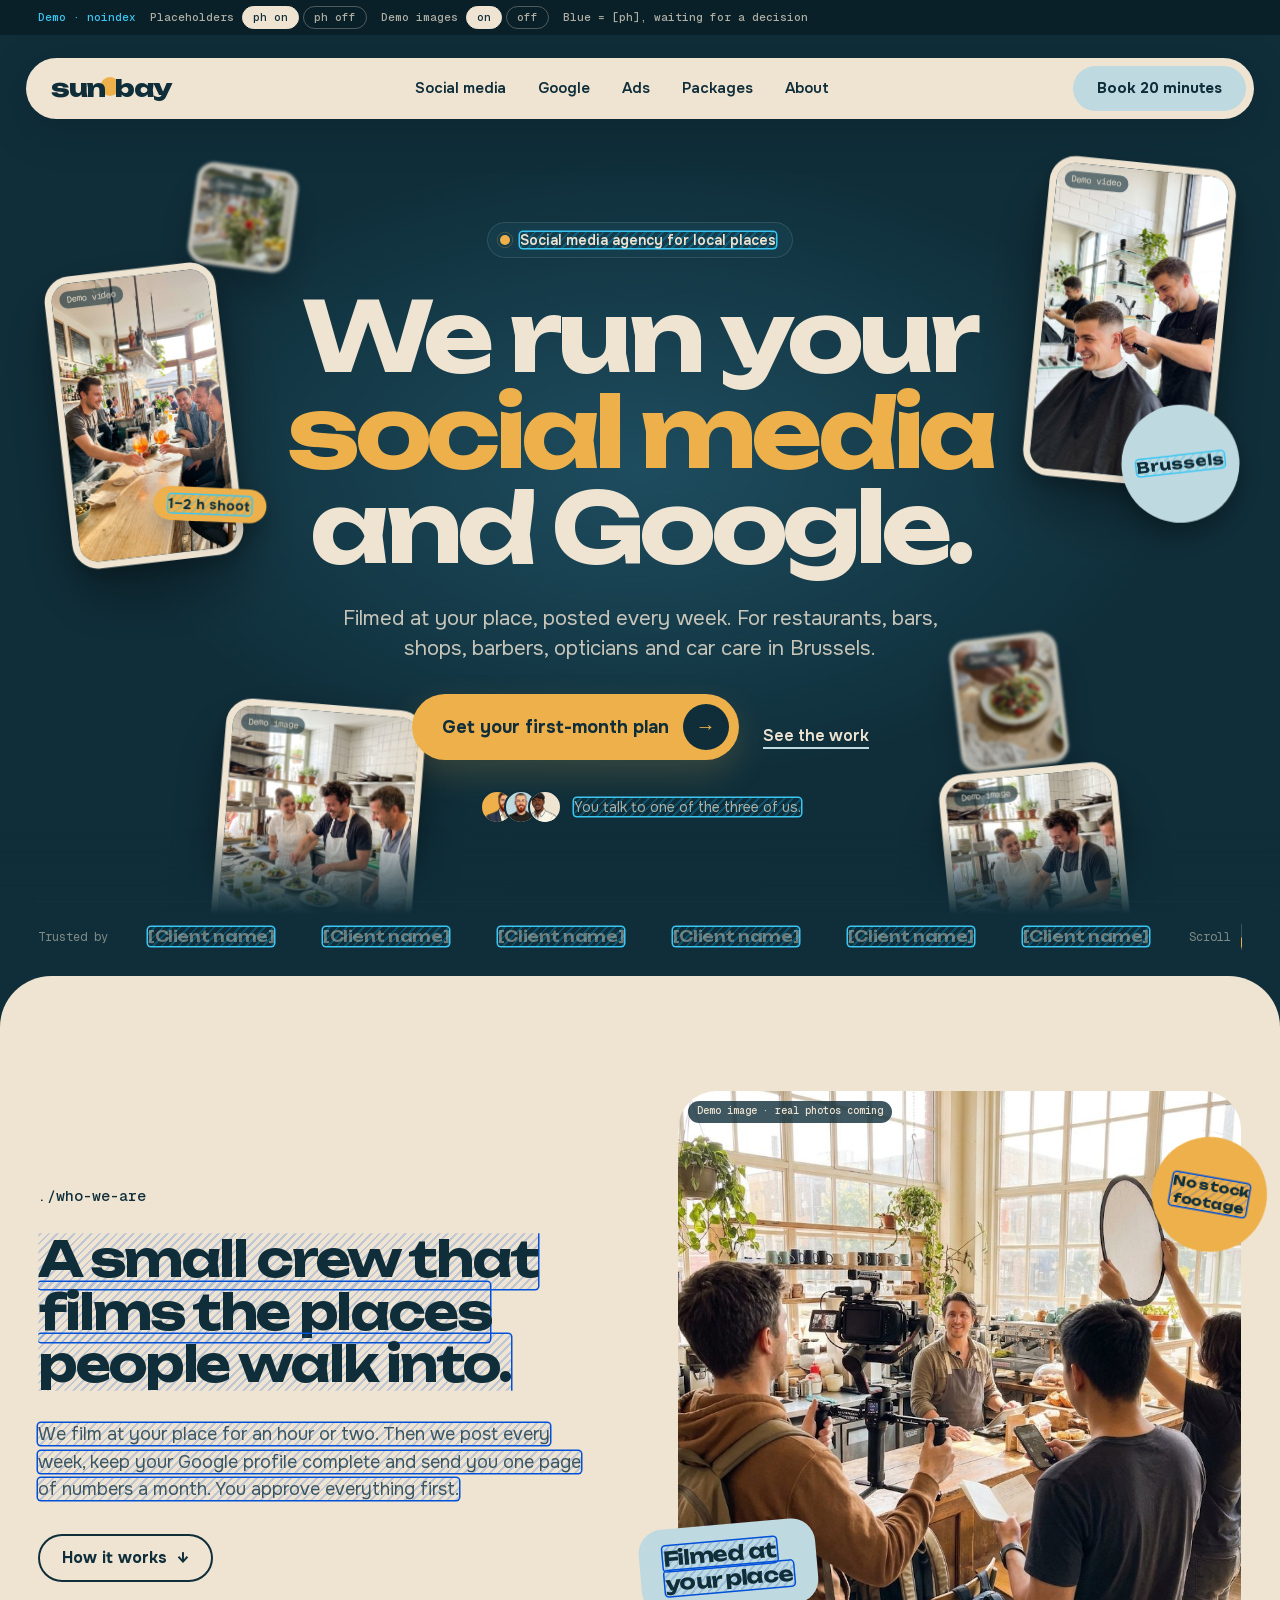
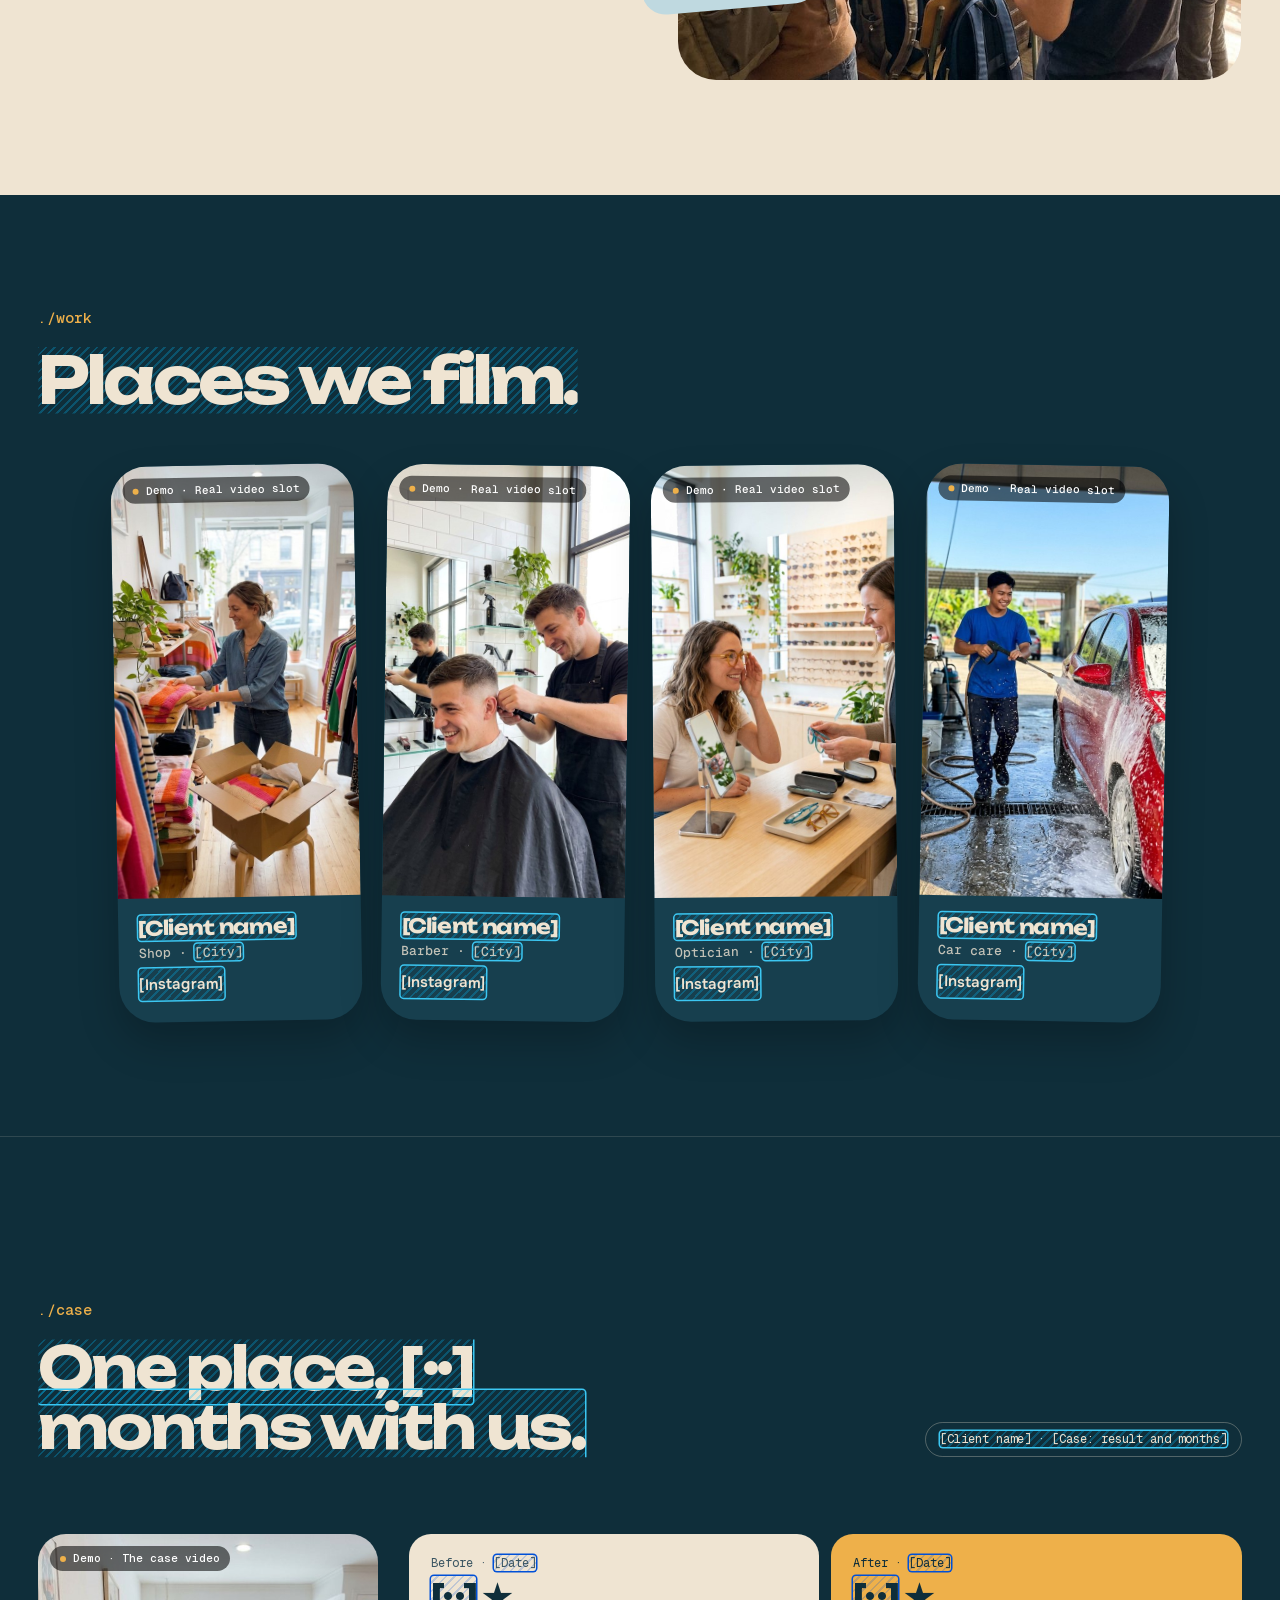
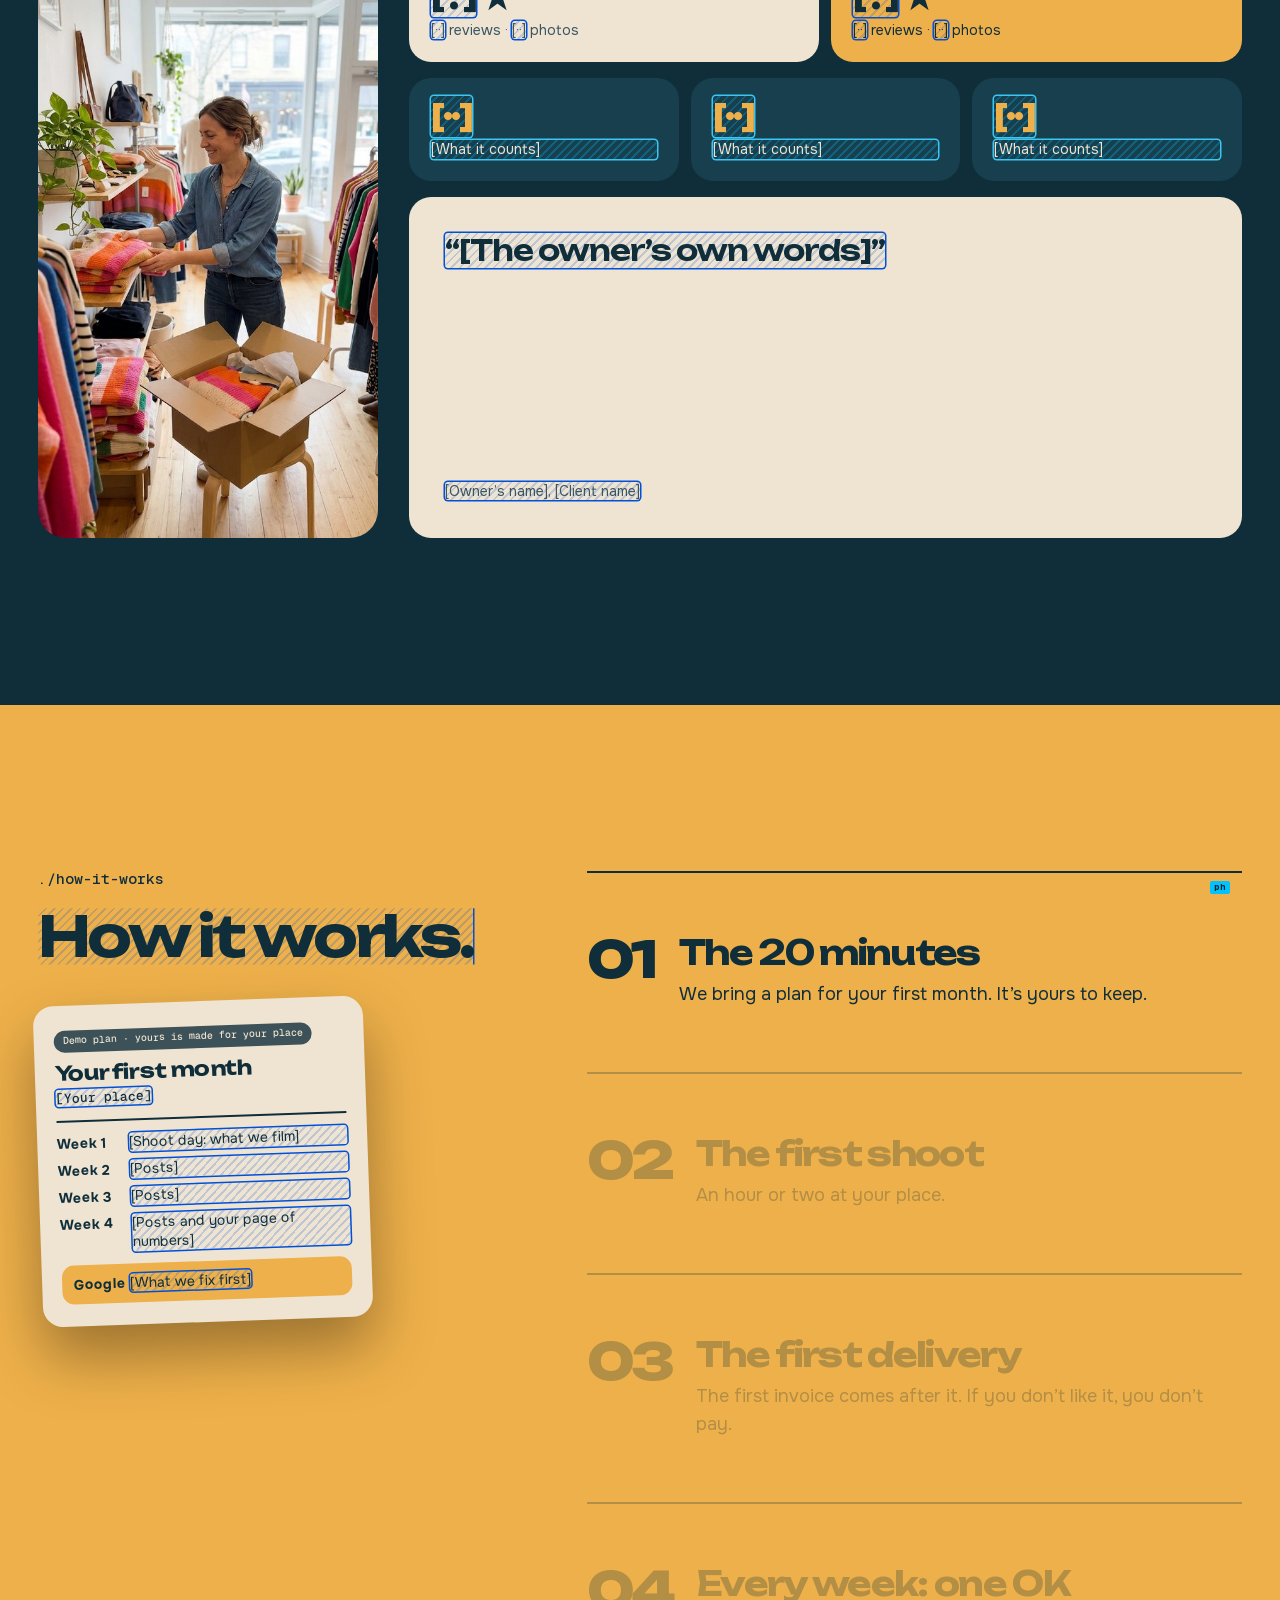
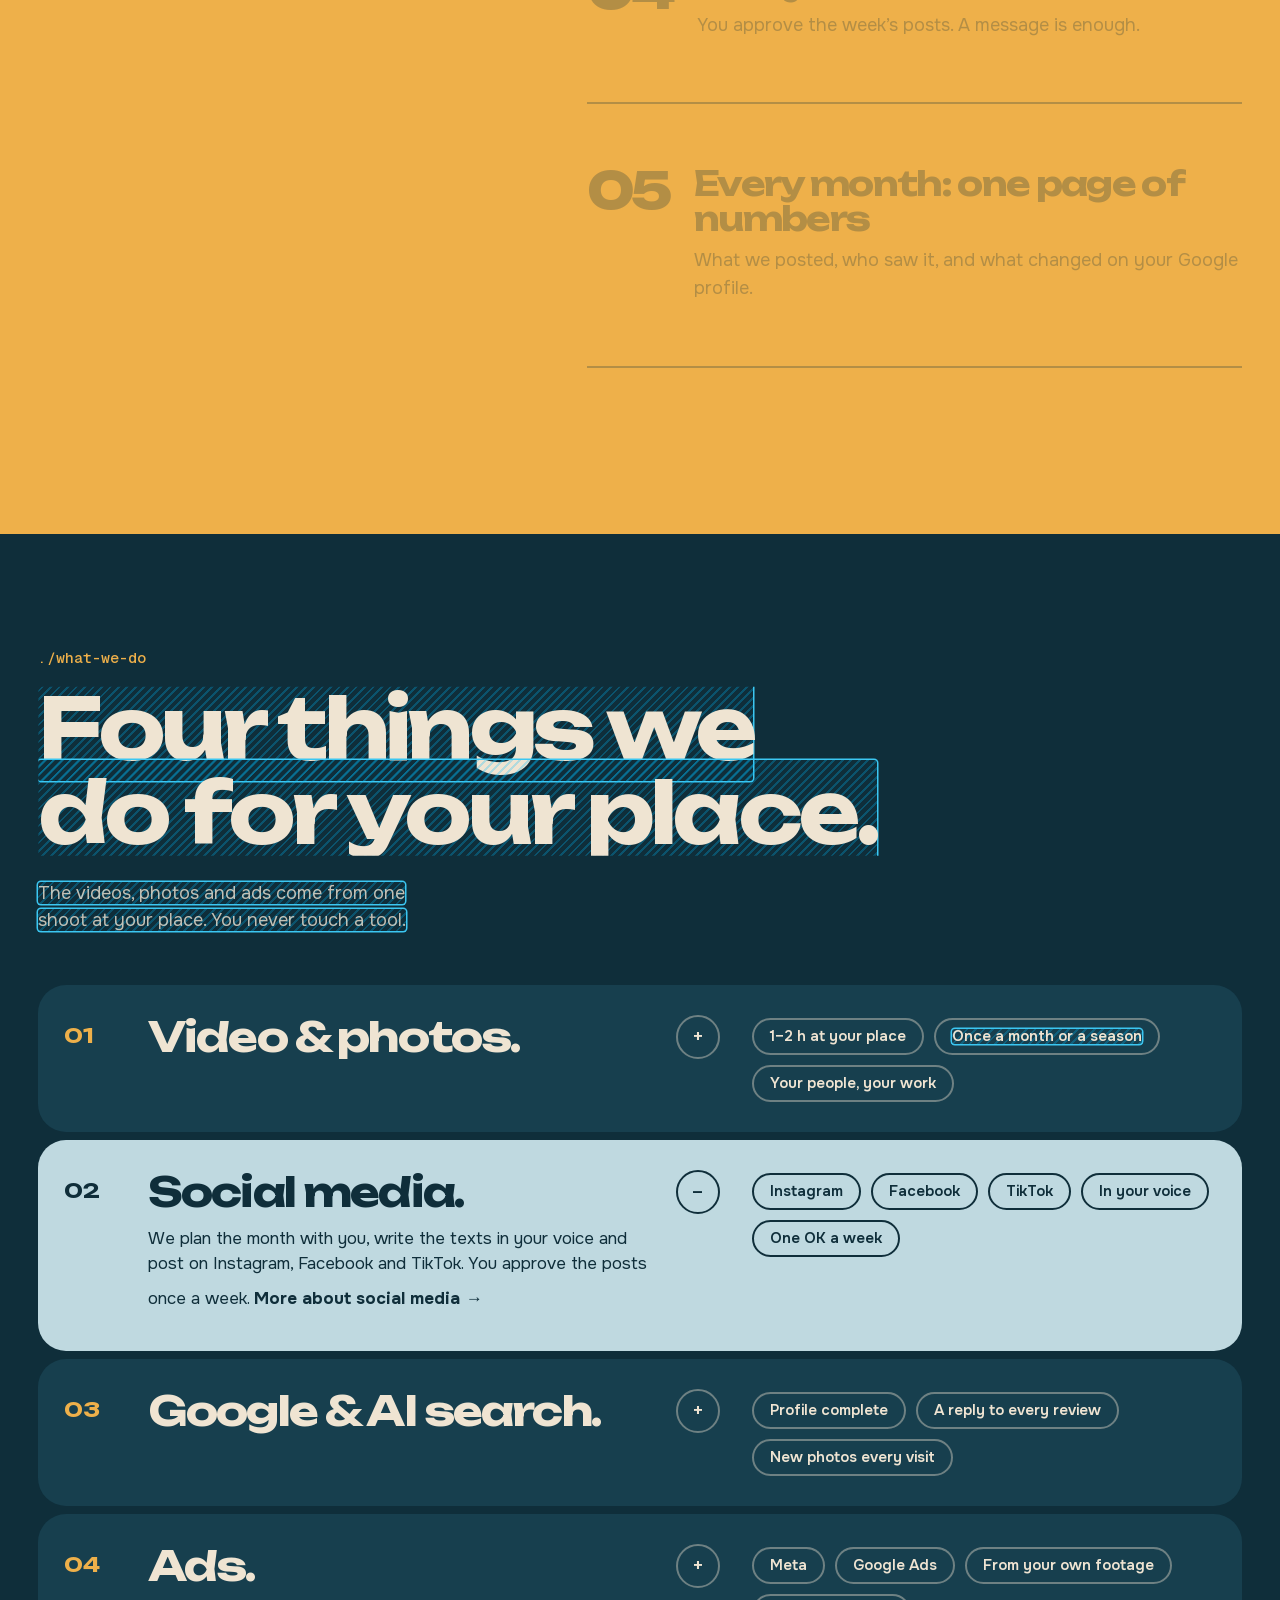
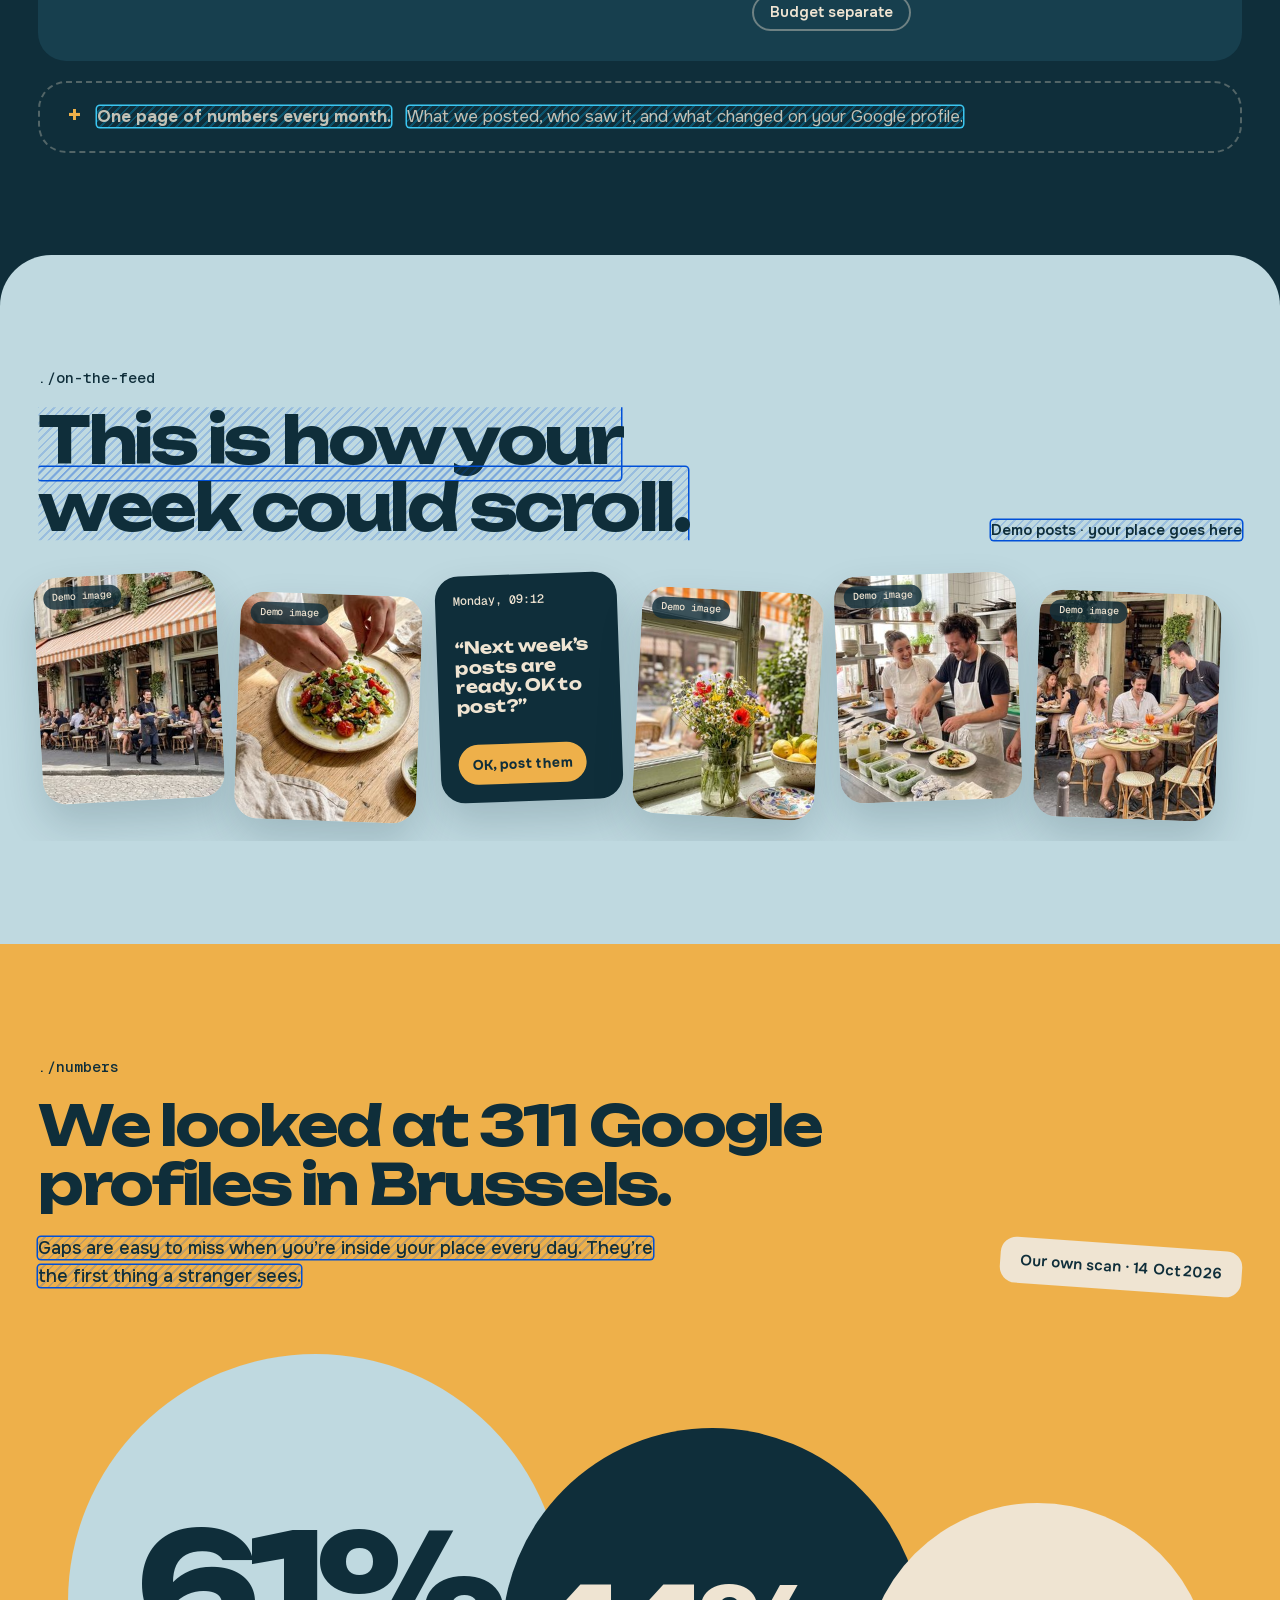
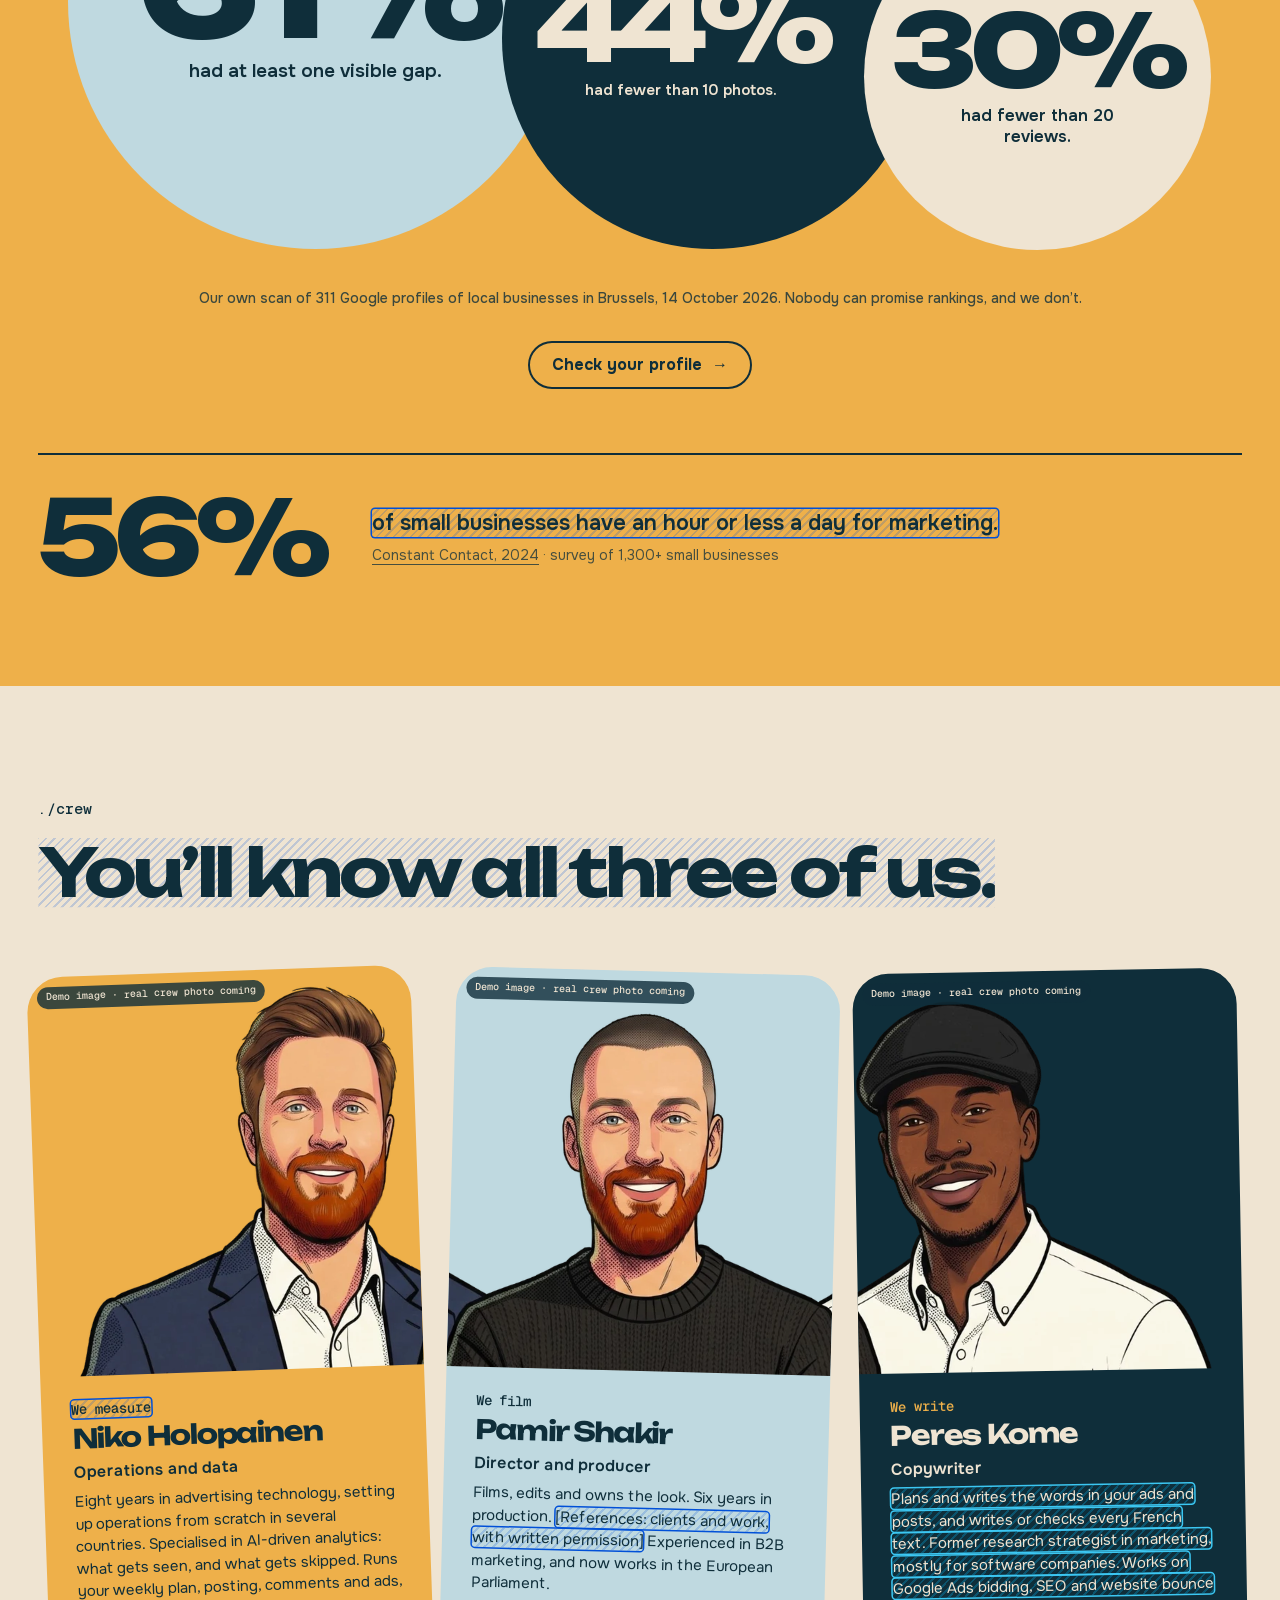
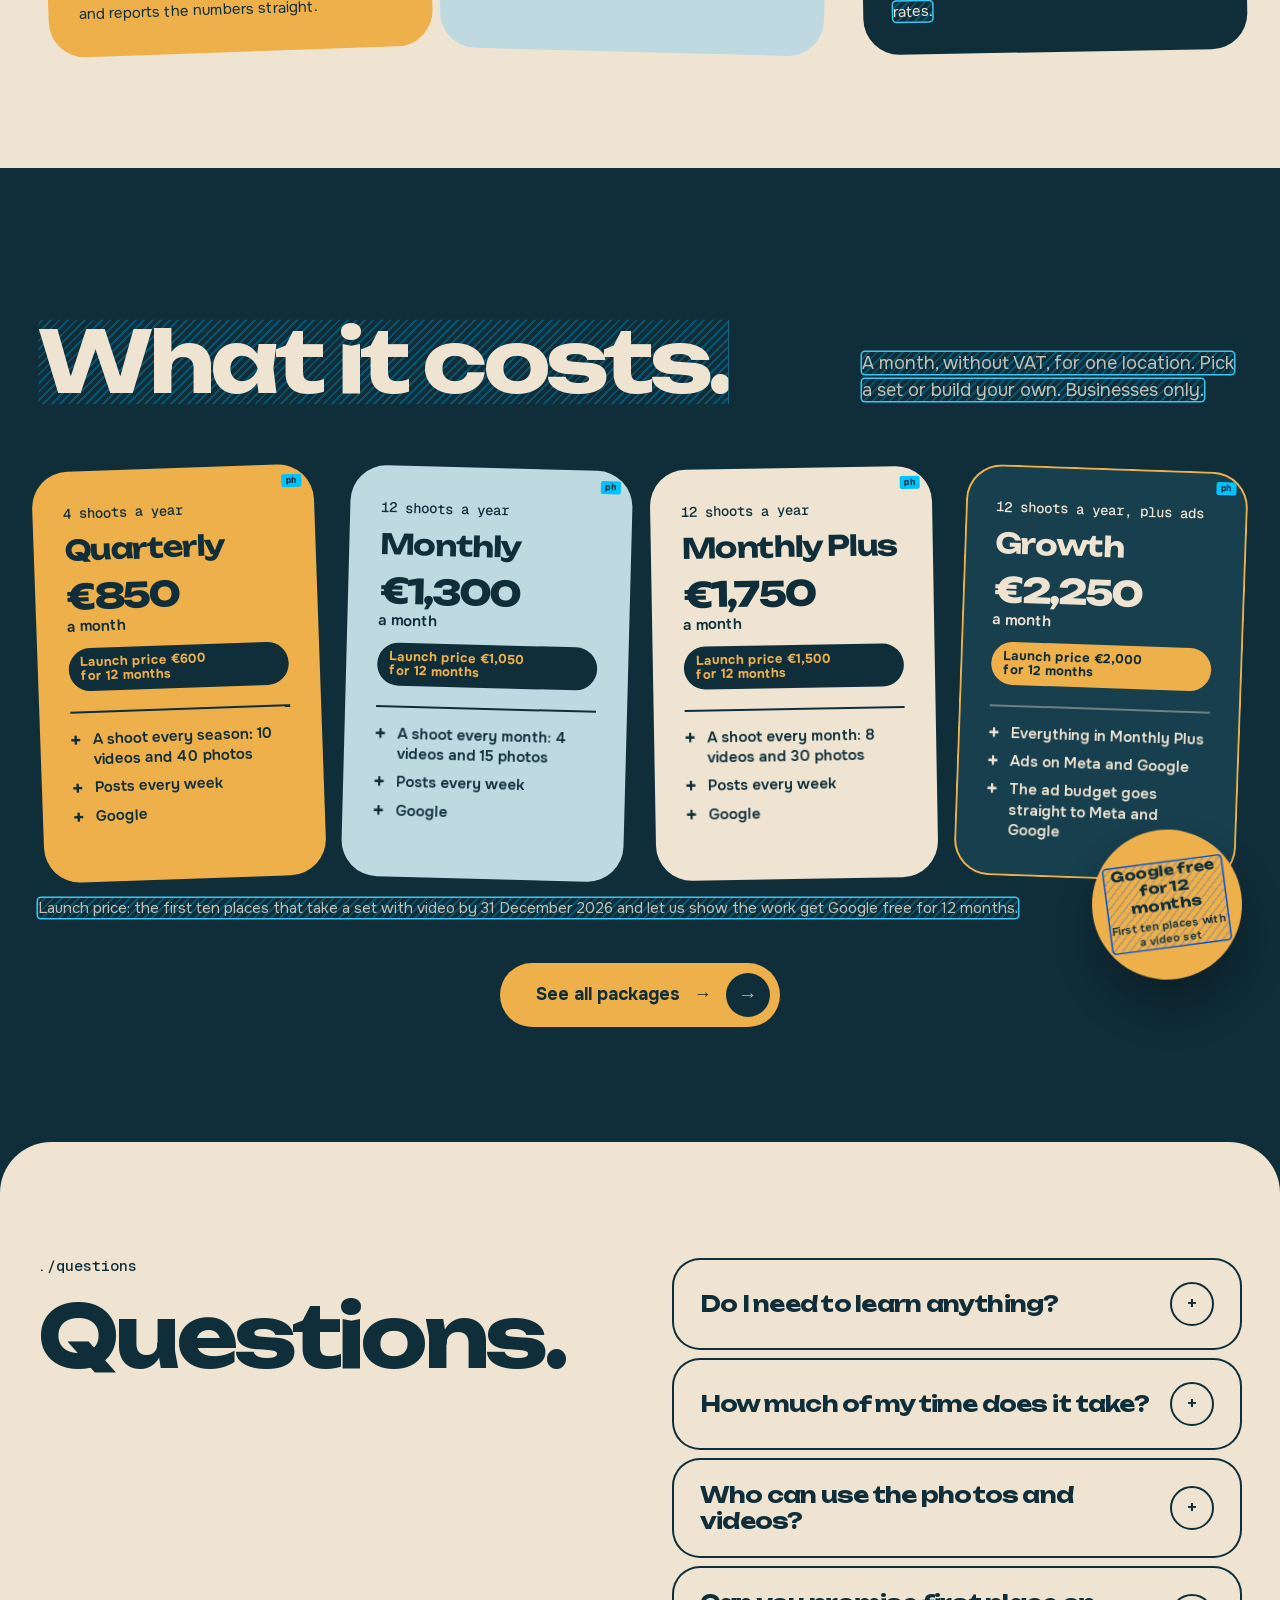
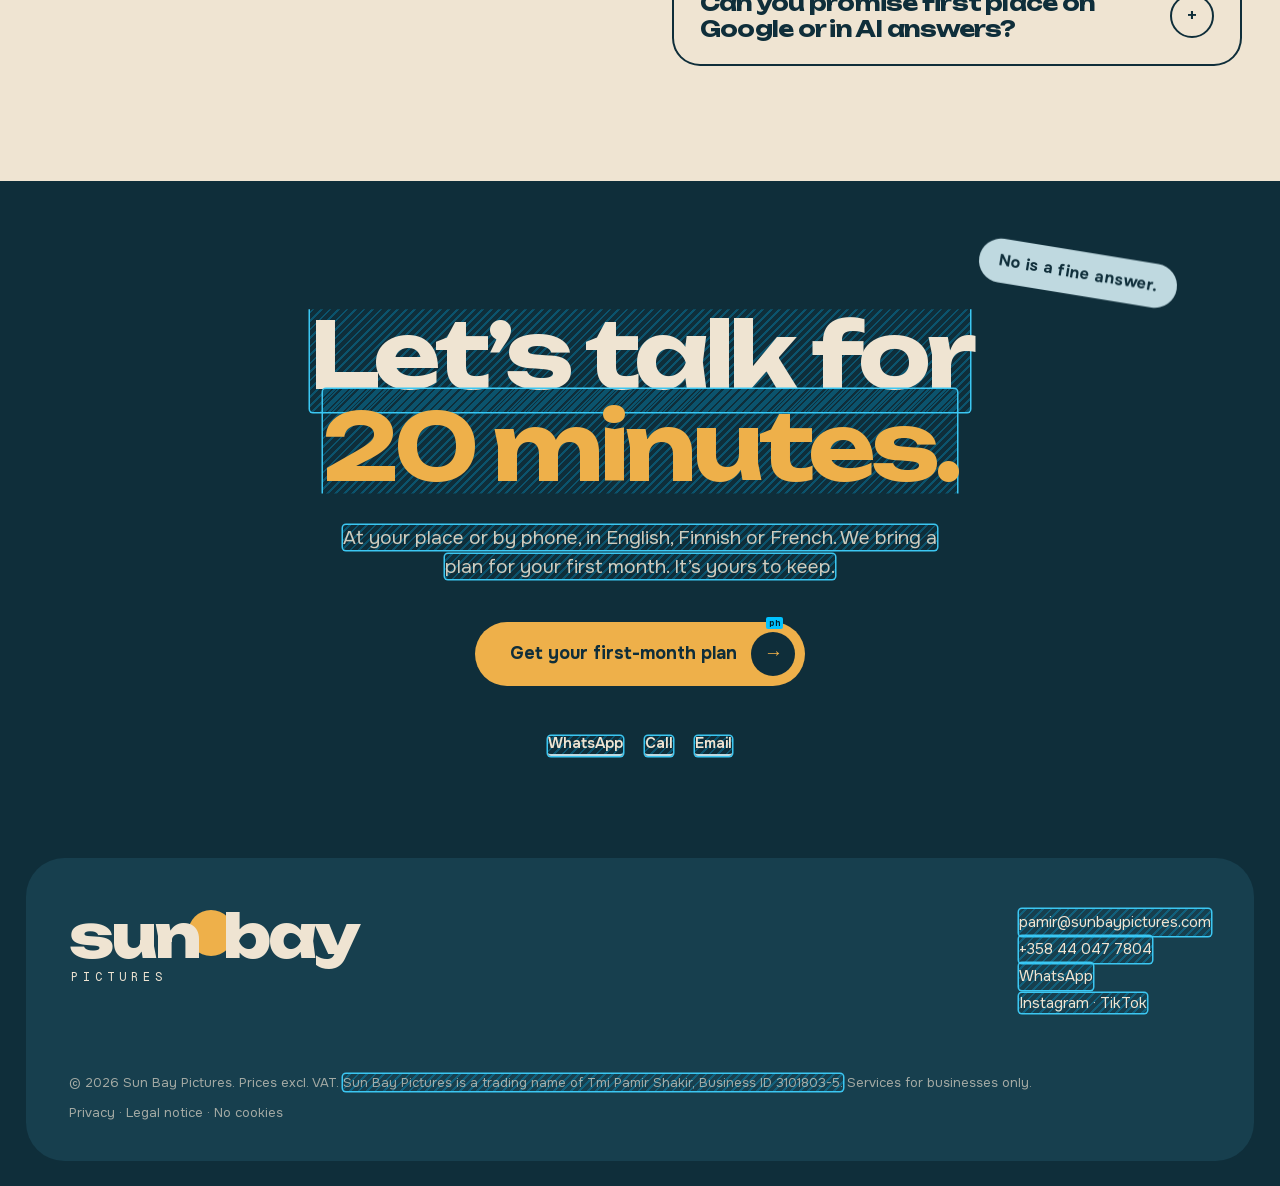
<file: index.html>
<!doctype html>
<html lang="en">
<head>
<meta name="sb-root" content="./">
<meta charset="utf-8">
<meta name="viewport" content="width=device-width, initial-scale=1, viewport-fit=cover">
<title>Sun Bay Pictures | Social media agency, Brussels</title>
<meta name="description" content="Video, photos, Google and ads for restaurants, bars, shops, barbers and other local businesses in Brussels. Filmed at your place, posted every week.">
<meta name="robots" content="noindex">
<link rel="canonical" href="https://sunbaypictures.com/en/">
<link rel="alternate" hreflang="en" href="https://sunbaypictures.com/en/">
<link rel="alternate" hreflang="x-default" href="https://sunbaypictures.com/en/">
<meta property="og:type" content="website">
<meta property="og:site_name" content="Sun Bay Pictures">
<meta property="og:locale" content="en_GB">
<meta property="og:title" content="Sun Bay Pictures | Social media agency, Brussels">
<meta property="og:description" content="Video, photos, Google and ads for restaurants, bars, shops, barbers and other local businesses in Brussels. Filmed at your place, posted every week.">
<meta property="og:url" content="https://sunbaypictures.com/en/">
<meta property="og:image" content="https://sunbaypictures.com/assets/img/og/home-en.jpg">
<meta property="og:image:width" content="1200">
<meta property="og:image:height" content="630">
<meta name="twitter:card" content="summary_large_image">
<meta name="theme-color" content="#0F2E3A">
<link rel="icon" href="favicon.ico" sizes="any">
<link rel="icon" type="image/png" sizes="32x32" href="favicon-32.png">
<link rel="icon" type="image/png" sizes="16x16" href="favicon-16.png">
<link rel="apple-touch-icon" href="apple-touch-icon.png">
<link rel="stylesheet" href="assets/css/soul.css?v=1794164696">
<script>(function(r){r.classList.add('js');var q=new URLSearchParams(location.search),v=q.get('ph');if(v==='on'||v==='off'){try{localStorage.setItem('sbp-ph',v)}catch(e){}}else{try{v=localStorage.getItem('sbp-ph')}catch(e){v=null}}if(v==='off')r.classList.add('ph-off');var d=q.get('demo');if(d==='on'||d==='off'){try{localStorage.setItem('sbp-demo',d)}catch(e){}}else{try{d=localStorage.getItem('sbp-demo')}catch(e){d=null}}if(d==='off')r.classList.add('demo-off');var calm=window.matchMedia&&matchMedia('(prefers-reduced-motion: reduce)').matches;if(!calm&&q.get('intro')!=='0')r.classList.add('intro');if(!calm){try{if(sessionStorage.getItem('sb-pt')){sessionStorage.removeItem('sb-pt');r.classList.add('pt-arrive')}}catch(e){}}})(document.documentElement)</script>
<script src="assets/js/soul.js?v=1794079978" defer></script>
<script src="assets/js/motion.js?v=1794011336" defer></script>
<script src="assets/js/analytics.js?v=1793366410" defer></script>
<script type="application/ld+json">{"@context": "https://schema.org", "@type": "Organization", "@id": "https://sunbaypictures.com/#organization", "name": "Sun Bay Pictures", "url": "https://sunbaypictures.com/en/", "logo": "https://sunbaypictures.com/assets/img/brand/sunbay-icon-512.png", "description": "Video, photos, Google and ads for restaurants, bars, shops, barbers and other local businesses in Brussels. Filmed at your place, posted every week.", "areaServed": [{"@type": "City", "name": "Brussels"}], "founder": {"@type": "Person", "name": "Pamir Shakir", "url": "https://www.pamirshakir.com/"}, "knowsLanguage": ["en", "fr", "fi"]}</script>
</head>
<body>
<div class="pt" aria-hidden="true" style="--pt-a1:#BFD9E0;--pt-a2:#EEB04A;--pt-bg:#0F2E3A;--pt-fg:#EFE4D2;--pt-lc:#EEB04A"><i class="pt__p pt__p--1"></i><i class="pt__p pt__p--2"></i><div class="pt__p pt__p--3"><div class="pt__in"><p class="pt__lab"><span>./home</span></p><p class="pt__t"><span><span class="pt__logo"><span class="sbl" role="img" aria-label="Sun Bay Pictures"><span class="sbl__w" aria-hidden="true">sun<span class="sbl__gap"><span class="sbl__sun"></span></span>bay</span></span></span></span></p></div></div></div>
<script type="application/json" id="pt-map">{"index.html": {"lab": "home", "a1": "#BFD9E0", "a2": "#EEB04A", "bg": "#0F2E3A", "fg": "#EFE4D2", "lc": "#EEB04A", "t": "<span class=\"pt__logo\"><span class=\"sbl\" role=\"img\" aria-label=\"Sun Bay Pictures\"><span class=\"sbl__w\" aria-hidden=\"true\">sun<span class=\"sbl__gap\"><span class=\"sbl__sun\"><\/span><\/span>bay<\/span><\/span><\/span>"}, "en/social-media/index.html": {"lab": "social-media", "a1": "#FFC53D", "a2": "#FF7AB6", "bg": "#14162E", "fg": "#FFF3E3", "lc": "#FF7AB6", "t": "<span class=\"pt__w\"><span class=\"pt__ch\" style=\"--i:0\">S<\/span><span class=\"pt__ch\" style=\"--i:1\">o<\/span><span class=\"pt__ch\" style=\"--i:2\">c<\/span><span class=\"pt__ch\" style=\"--i:3\">i<\/span><span class=\"pt__ch\" style=\"--i:4\">a<\/span><span class=\"pt__ch\" style=\"--i:5\">l<\/span><\/span> <span class=\"pt__w\"><span class=\"pt__ch\" style=\"--i:6\">m<\/span><span class=\"pt__ch\" style=\"--i:7\">e<\/span><span class=\"pt__ch\" style=\"--i:8\">d<\/span><span class=\"pt__ch\" style=\"--i:9\">i<\/span><span class=\"pt__ch\" style=\"--i:10\">a<\/span><\/span><i class=\"pt__dot\" style=\"--i:11\"><\/i>"}, "en/google-business-profile/index.html": {"lab": "google", "a1": "#FFCB3D", "a2": "#A8D8F0", "bg": "#0D3B3E", "fg": "#F4F0E6", "lc": "#A8D8F0", "t": "<span class=\"pt__w\"><span class=\"pt__ch\" style=\"--i:0\">G<\/span><span class=\"pt__ch\" style=\"--i:1\">o<\/span><span class=\"pt__ch\" style=\"--i:2\">o<\/span><span class=\"pt__ch\" style=\"--i:3\">g<\/span><span class=\"pt__ch\" style=\"--i:4\">l<\/span><span class=\"pt__ch\" style=\"--i:5\">e<\/span><\/span><i class=\"pt__dot\" style=\"--i:6\"><\/i>"}, "en/ads/index.html": {"lab": "ads", "a1": "#F5A66B", "a2": "#3D8BFF", "bg": "#0B1B3A", "fg": "#F2EFEA", "lc": "#3D8BFF", "t": "<span class=\"pt__w\"><span class=\"pt__ch\" style=\"--i:0\">A<\/span><span class=\"pt__ch\" style=\"--i:1\">d<\/span><span class=\"pt__ch\" style=\"--i:2\">s<\/span><\/span><i class=\"pt__dot\" style=\"--i:3\"><\/i>"}, "en/packages/index.html": {"lab": "packages", "a1": "#F4B6C2", "a2": "#E8B04B", "bg": "#FFF6E8", "fg": "#12261E", "lc": "#12261E", "t": "<span class=\"pt__w\"><span class=\"pt__ch\" style=\"--i:0\">P<\/span><span class=\"pt__ch\" style=\"--i:1\">a<\/span><span class=\"pt__ch\" style=\"--i:2\">c<\/span><span class=\"pt__ch\" style=\"--i:3\">k<\/span><span class=\"pt__ch\" style=\"--i:4\">a<\/span><span class=\"pt__ch\" style=\"--i:5\">g<\/span><span class=\"pt__ch\" style=\"--i:6\">e<\/span><span class=\"pt__ch\" style=\"--i:7\">s<\/span><\/span><i class=\"pt__dot\" style=\"--i:8\"><\/i>"}, "en/about/index.html": {"lab": "about", "a1": "#E9B44C", "a2": "#F2B8B5", "bg": "#3B0F14", "fg": "#F6EDE4", "lc": "#F2B8B5", "t": "<span class=\"pt__w\"><span class=\"pt__ch\" style=\"--i:0\">A<\/span><span class=\"pt__ch\" style=\"--i:1\">b<\/span><span class=\"pt__ch\" style=\"--i:2\">o<\/span><span class=\"pt__ch\" style=\"--i:3\">u<\/span><span class=\"pt__ch\" style=\"--i:4\">t<\/span><\/span><i class=\"pt__dot\" style=\"--i:5\"><\/i>"}, "en/legal-notice/index.html": {"lab": "legal-notice", "a1": "#F4B6C2", "a2": "#E8B04B", "bg": "#12261E", "fg": "#F2EDE4", "lc": "#E8B04B", "t": "<span class=\"pt__w\"><span class=\"pt__ch\" style=\"--i:0\">L<\/span><span class=\"pt__ch\" style=\"--i:1\">e<\/span><span class=\"pt__ch\" style=\"--i:2\">g<\/span><span class=\"pt__ch\" style=\"--i:3\">a<\/span><span class=\"pt__ch\" style=\"--i:4\">l<\/span><\/span> <span class=\"pt__w\"><span class=\"pt__ch\" style=\"--i:5\">n<\/span><span class=\"pt__ch\" style=\"--i:6\">o<\/span><span class=\"pt__ch\" style=\"--i:7\">t<\/span><span class=\"pt__ch\" style=\"--i:8\">i<\/span><span class=\"pt__ch\" style=\"--i:9\">c<\/span><span class=\"pt__ch\" style=\"--i:10\">e<\/span><\/span><i class=\"pt__dot\" style=\"--i:11\"><\/i>"}, "en/privacy/index.html": {"lab": "privacy", "a1": "#F4B6C2", "a2": "#E8B04B", "bg": "#12261E", "fg": "#F2EDE4", "lc": "#E8B04B", "t": "<span class=\"pt__w\"><span class=\"pt__ch\" style=\"--i:0\">P<\/span><span class=\"pt__ch\" style=\"--i:1\">r<\/span><span class=\"pt__ch\" style=\"--i:2\">i<\/span><span class=\"pt__ch\" style=\"--i:3\">v<\/span><span class=\"pt__ch\" style=\"--i:4\">a<\/span><span class=\"pt__ch\" style=\"--i:5\">c<\/span><span class=\"pt__ch\" style=\"--i:6\">y<\/span><\/span><i class=\"pt__dot\" style=\"--i:7\"><\/i>"}}</script>
<a class="skip" href="#main">Skip to content</a>
<div class="demobar" role="region" aria-label="Demo controls">
  <span class="demobar__tag">Demo<span class="demobar__long"> · noindex</span></span>
  <div class="demobar__group"><span class="demobar__label">Placeholders</span>
    <button type="button" data-set="ph" data-val="on" aria-pressed="false">ph on</button>
    <button type="button" data-set="ph" data-val="off" aria-pressed="false">ph off</button>
  </div>
  <div class="demobar__group"><span class="demobar__label">Demo images</span>
    <button type="button" data-set="demo" data-val="on" aria-pressed="false">on</button>
    <button type="button" data-set="demo" data-val="off" aria-pressed="false">off</button>
  </div>
  <span class="demobar__hint">Blue = [ph], waiting for a decision</span>
</div>
<header class="top top--v2" id="top">
  <div class="navbox"><div class="navfloat">
  <nav class="nav" aria-label="Main">
    <span class="nav__bg" aria-hidden="true"><i class="nav__bgl"></i><i class="nav__bgr"></i></span>
    <a class="brand" href="#top"><span class="sbl" role="img" aria-label="Sun Bay Pictures"><span class="sbl__w" aria-hidden="true">sun<span class="sbl__gap"><span class="sbl__sun"></span></span>bay</span></span><span class="sbi" aria-hidden="true">sb<i class="sbi__dot"></i></span></a>
    <div class="nav__links"><a href="en/social-media/index.html">Social media</a><a href="en/google-business-profile/index.html">Google</a><a href="en/ads/index.html">Ads</a><a href="en/packages/index.html">Packages</a><a href="en/about/index.html">About</a></div>
    <a class="btn btn--lilac nav__book" href="#book" data-track="to-book" data-track-place="nav">Book 20 minutes</a>
    <button class="nav__menu" type="button" aria-expanded="false" aria-controls="menu" data-open="Menu" data-close="Close">Menu</button>
  </nav>
  <div class="menu" id="menu" hidden>
    <a href="en/social-media/index.html">Social media</a>
    <a href="en/google-business-profile/index.html">Google</a>
    <a href="en/ads/index.html">Ads</a>
    <a href="en/packages/index.html">Packages</a>
    <a href="en/about/index.html">About</a>
    <a class="btn btn--lilac" href="#book" data-track="to-book" data-track-place="menu">Get your first-month plan</a>
  </div>
  </div></div>
  <div class="hl" aria-hidden="true">
    <div class="hl__p hl__p--back hl__p--b1" data-parallax=".05"><div class="hl__m" data-mouse="-.5"><div data-float="3.2" data-wobble=".5"><div class="hl__tilt" style="--rot:8deg;--rot-h:0deg"><div class="hl__card"><figure class="slot slot--photo slot--real slot--hasdemo" style="--r:1/1"><img src="assets/media/feed-03.jpg?v=1793474267" alt="A post: the table by the window" loading="lazy" decoding="async"><small class="demo-tag">Demo image<em> · real photos coming</em></small><span class="slot__tpl"><span class="slot__mark"></span><span class="slot__say"><span>Real photo coming · 1:1</span><b>A post: the table by the window</b></span></span></figure></div></div></div></div></div>
    <div class="hl__p hl__p--back hl__p--b2" data-parallax=".06"><div class="hl__m" data-mouse="-.6"><div data-float="1.1" data-wobble=".5"><div class="hl__tilt" style="--rot:-7deg;--rot-h:0deg"><div class="hl__card"><figure class="slot slot--photo slot--real slot--hasdemo" style="--r:4/5"><img src="assets/media/feed-01.jpg?v=1793474267" alt="A post: a plate finished at the pass" loading="lazy" decoding="async"><small class="demo-tag">Demo image<em> · real photos coming</em></small><span class="slot__tpl"><span class="slot__mark"></span><span class="slot__say"><span>Real photo coming · 4:5</span><b>A post: a plate finished at the pass</b></span></span></figure></div></div></div></div></div>
    <div class="hl__p hl__p--front hl__p--f1" data-parallax=".14"><div class="hl__m" data-mouse="1.1"><div data-float="0" data-wobble=".5"><div class="hl__tilt" style="--rot:-7deg;--rot-h:4deg"><div class="hl__card"><figure class="slot slot--video slot--real slot--hasdemo" style="--r:9/16"><video data-src="assets/media/reel-bar.mp4?v=1794007521" poster="assets/media/reel-bar.jpg?v=1793474268" muted loop playsinline preload="none" aria-hidden="true"></video><small class="demo-tag">Demo video<em> · real videos coming</em></small><span class="slot__tpl"><span class="slot__mark"></span><span class="slot__say"><span>Real video coming · 9:16</span><b>First round, golden hour</b></span></span></figure></div><span class="hl__stk hl__stk--shoot"><span class="ph">1–2 h shoot</span></span></div></div></div></div>
    <div class="hl__p hl__p--front hl__p--f2" data-parallax=".1"><div class="hl__m" data-mouse="1.3"><div data-float="1.8" data-wobble=".5"><div class="hl__tilt" style="--rot:6deg;--rot-h:-3deg"><div class="hl__card"><figure class="slot slot--video slot--real slot--hasdemo" style="--r:9/16"><video data-src="assets/media/reel-barber.mp4?v=1793474272" poster="assets/media/reel-barber.jpg?v=1793474268" muted loop playsinline preload="none" aria-hidden="true"></video><small class="demo-tag">Demo video<em> · real videos coming</em></small><span class="slot__tpl"><span class="slot__mark"></span><span class="slot__say"><span>Real video coming · 9:16</span><b>The fade, in close-up</b></span></span></figure></div><span class="hl__stk hl__stk--city"><span class="ph">Brussels</span></span></div></div></div></div>
    <div class="hl__p hl__p--front hl__p--f3" data-parallax=".2"><div class="hl__m" data-mouse=".9"><div data-float="2.6" data-wobble=".5"><div class="hl__tilt" style="--rot:5deg;--rot-h:-5deg"><div class="hl__card"><figure class="slot slot--photo slot--real slot--hasdemo" style="--r:4/5"><img src="assets/media/bank-team.jpg?v=1793474267" alt="The team at work" loading="lazy" decoding="async"><small class="demo-tag">Demo image<em> · real photos coming</em></small><span class="slot__tpl"><span class="slot__mark"></span><span class="slot__say"><span>Real photo coming · 4:5</span><b>The team at work</b></span></span></figure></div></div></div></div></div>
    <div class="hl__p hl__p--front hl__p--f4" data-parallax=".16"><div class="hl__m" data-mouse="1"><div data-float="4.4" data-wobble=".5"><div class="hl__tilt" style="--rot:-6deg;--rot-h:6deg"><div class="hl__card"><figure class="slot slot--photo slot--real slot--hasdemo" style="--r:4/5"><img src="assets/media/feed-04.jpg?v=1793474267" alt="A post: the kitchen at work" loading="lazy" decoding="async"><small class="demo-tag">Demo image<em> · real photos coming</em></small><span class="slot__tpl"><span class="slot__mark"></span><span class="slot__say"><span>Real photo coming · 4:5</span><b>A post: the kitchen at work</b></span></span></figure></div></div></div></div></div>
    </div>
  <div class="hero">
    <p class="chip chip--v2" data-reveal="fade"><span class="chip__dot chip__dot--v2" aria-hidden="true"><span class="chip__ring" data-pulse="0"></span></span><span class="ph">Social media agency for local places</span></p>
    <h1><span class="wv" data-reveal="mask" data-delay="0.05">We</span> <span class="wv" data-reveal="mask" data-delay="0.12">run</span> <span class="wv" data-reveal="mask" data-delay="0.19">your</span> <em><span class="wv" data-reveal="mask" data-delay="0.28">social</span> <span class="wv" data-reveal="mask" data-delay="0.35">media</span></em> <span class="wv" data-reveal="mask" data-delay="0.44">and</span> <span class="wv" data-reveal="mask" data-delay="0.51">Google.</span></h1>
    <p class="lead" data-reveal="up" data-delay=".55">Filmed at your place, posted every week. For restaurants, bars, shops, barbers, opticians and car care in Brussels.</p>
    <div class="hero__actions" data-reveal="up" data-delay=".65"><a class="btn btn--yellow btn--hero btn--arrow" href="#book" data-track="to-book" data-track-place="hero">Get your first-month plan<span class="btn__arrow" aria-hidden="true">→</span></a>
      <a class="textlink" href="#work"><span>See the work</span></a></div>
    <p class="faces" data-reveal="fade" data-delay=".8"><span class="faces__row" aria-hidden="true"><span class="face face--0"><img src="assets/img/team/crew-800.webp?v=1793388592" alt="" decoding="async"></span><span class="face face--1"><img src="assets/img/team/crew-800.webp?v=1793388592" alt="" decoding="async"></span><span class="face face--2"><img src="assets/img/team/crew-800.webp?v=1793388592" alt="" decoding="async"></span></span><span class="ph">You talk to one of the three of us.</span></p>
    <div class="fan"><div class="fan__slot fan__slot--1" data-float="1.9" data-depth=".5" data-wobble="1"><div class="fan__item"><figure class="slot slot--video slot--real slot--hasdemo" style="--r:9/16"><img src="assets/media/reel-bar.jpg?v=1793474268" alt="First round, golden hour" loading="lazy" decoding="async"><small class="demo-tag">Demo image<em> · real photos coming</em></small><span class="slot__tpl"><span class="slot__mark"></span><span class="slot__say"><span>Real video coming · 9:16</span><b>First round, golden hour</b></span></span></figure></div></div><div class="fan__slot fan__slot--2" data-float="3.8" data-depth=".5" data-wobble="1"><div class="fan__item"><figure class="slot slot--video slot--real slot--hasdemo" style="--r:9/16"><video data-src="assets/media/reel-barber.mp4?v=1793474272" poster="assets/media/reel-barber.jpg?v=1793474268" muted loop playsinline preload="none" aria-hidden="true"></video><small class="demo-tag">Demo video<em> · real videos coming</em></small><span class="slot__tpl"><span class="slot__mark"></span><span class="slot__say"><span>Real video coming · 9:16</span><b>The fade, in close-up</b></span></span></figure></div></div><div class="fan__slot fan__slot--3" data-float="5.699999999999999" data-depth=".5" data-wobble="1"><div class="fan__item"><figure class="slot slot--video slot--real slot--hasdemo" style="--r:9/16"><img src="assets/media/reel-shop.jpg?v=1793474268" alt="New stock on the shelf" loading="lazy" decoding="async"><small class="demo-tag">Demo image<em> · real photos coming</em></small><span class="slot__tpl"><span class="slot__mark"></span><span class="slot__say"><span>Real video coming · 9:16</span><b>New stock on the shelf</b></span></span></figure></div></div></div>
  </div>
  <div class="hrow">
    <p class="hrow__label">Trusted by</p>
    <ul class="hrow__list"><li><span class="ph">[Client name]</span></li><li><span class="ph">[Client name]</span></li><li><span class="ph">[Client name]</span></li><li><span class="ph">[Client name]</span></li><li><span class="ph">[Client name]</span></li><li><span class="ph">[Client name]</span></li></ul>
    <p class="hrow__scroll" aria-hidden="true">Scroll<span class="hrow__line"><i data-float="0" data-wobble=".01"></i></span></p>
  </div>
</header>
<main id="main">
<section class="band band--cream band--round about" id="about" aria-labelledby="about-title">
  <div class="wrap about__grid">
    <div class="about__text">
      <p class="label" data-reveal="fade">./who-we-are</p>
      <h2 data-reveal="mask" class="h2" id="about-title"><span class="ph">A small crew that films the places people walk into.</span></h2>
      <p class="body" data-reveal="up"><span class="ph">We film at your place for an hour or two. Then we post every week, keep your Google profile complete and send you one page of numbers a month. You approve everything first.</span></p>
      <a class="btn btn--outline" href="#how">How it works <span aria-hidden="true">↓</span></a>
    </div>
    <div class="about__photo">
      <figure class="slot slot--photo slot--real slot--hasdemo" style="--r:4/5"><img src="assets/media/crew-on-shoot.jpg?v=1793474267" alt="The three of us on a shoot" loading="lazy" decoding="async"><small class="demo-tag">Demo image<em> · real photos coming</em></small><span class="slot__tpl"><span class="slot__mark"></span><span class="slot__say"><span>Real photo coming · 4:5</span><b>The three of us on a shoot</b></span></span></figure>
      <p class="pstk pstk--box"><span class="ph">Filmed at<br>your place</span></p>
      <p class="pstk pstk--dot"><span class="ph">No stock<br>footage</span></p>
    </div>
  </div>
</section>

<section class="band on-green sec" id="work" aria-labelledby="work-title">
  <div class="wrap">
    <div class="sechead">
      <div><p class="label" data-reveal="fade">./work</p><h2 data-reveal="mask" class="h2 sec__h2" id="work-title"><span class="ph">Places we film.</span></h2></div>
      
    </div>
    <ul class="jobs" data-scroll-row>
      <li class="job" style="--rot:-1.0deg"><figure class="slot slot--any slot--real slot--demo slot--hasdemo" style="--r:9/16"><img src="assets/media/reel-shop.jpg?v=1793474268" alt="" loading="lazy" decoding="async"><span class="stag"><i aria-hidden="true"></i>Demo · Real video slot</span><span class="slot__tpl"><span class="slot__mark"></span><span class="slot__say"><span>Real video or photo coming · 9:16</span></span><span class="stag"><i aria-hidden="true"></i>Real video slot</span></span></figure><div class="job__text"><h3 class="job__name"><span class="ph">[Client name]</span></h3><p class="job__meta">Shop · <span class="ph">[City]</span></p><a class="job__ig ph" href="https://www.instagram.com/" target="_blank" rel="noopener">[Instagram]</a></div></li>
      <li class="job" style="--rot:0.75deg"><figure class="slot slot--any slot--real slot--demo slot--hasdemo" style="--r:9/16"><video data-src="assets/media/reel-barber.mp4?v=1793474272" poster="assets/media/reel-barber.jpg?v=1793474268" muted loop playsinline preload="none" aria-hidden="true"></video><span class="stag"><i aria-hidden="true"></i>Demo · Real video slot</span><span class="slot__tpl"><span class="slot__mark"></span><span class="slot__say"><span>Real video or photo coming · 9:16</span></span><span class="stag"><i aria-hidden="true"></i>Real video slot</span></span></figure><div class="job__text"><h3 class="job__name"><span class="ph">[Client name]</span></h3><p class="job__meta">Barber · <span class="ph">[City]</span></p><a class="job__ig ph" href="https://www.instagram.com/" target="_blank" rel="noopener">[Instagram]</a></div></li>
      <li class="job" style="--rot:-0.5deg"><figure class="slot slot--any slot--real slot--demo slot--hasdemo" style="--r:9/16"><img src="assets/media/reel-optician.jpg?v=1793474272" alt="" loading="lazy" decoding="async"><span class="stag"><i aria-hidden="true"></i>Demo · Real video slot</span><span class="slot__tpl"><span class="slot__mark"></span><span class="slot__say"><span>Real video or photo coming · 9:16</span></span><span class="stag"><i aria-hidden="true"></i>Real video slot</span></span></figure><div class="job__text"><h3 class="job__name"><span class="ph">[Client name]</span></h3><p class="job__meta">Optician · <span class="ph">[City]</span></p><a class="job__ig ph" href="https://www.instagram.com/" target="_blank" rel="noopener">[Instagram]</a></div></li>
      <li class="job" style="--rot:1.0deg"><figure class="slot slot--any slot--real slot--demo slot--hasdemo" style="--r:9/16"><img src="assets/media/reel-carcare.jpg?v=1793474272" alt="" loading="lazy" decoding="async"><span class="stag"><i aria-hidden="true"></i>Demo · Real video slot</span><span class="slot__tpl"><span class="slot__mark"></span><span class="slot__say"><span>Real video or photo coming · 9:16</span></span><span class="stag"><i aria-hidden="true"></i>Real video slot</span></span></figure><div class="job__text"><h3 class="job__name"><span class="ph">[Client name]</span></h3><p class="job__meta">Car care · <span class="ph">[City]</span></p><a class="job__ig ph" href="https://www.instagram.com/" target="_blank" rel="noopener">[Instagram]</a></div></li>
    </ul>
  </div>
</section>

<section class="band on-green case2" id="case" aria-labelledby="case-title">
  <div class="wrap">
    <div class="sechead">
      <div><p class="label" data-reveal="fade">./case</p><h2 data-reveal="mask" class="h2 case2__h" id="case-title"><span class="ph">One place, [··] months with us.</span></h2></div>
      <p class="case2__pill" data-reveal="fade"><span class="ph">[Client name] · [Case: result and months]</span></p>
    </div>
    <div class="case2__grid">
      <div class="case2__video" data-reveal="up"><figure class="slot slot--video slot--real slot--demo slot--hasdemo" style="--r:9/16"><img src="assets/media/reel-shop.jpg?v=1793474268" alt="" loading="lazy" decoding="async"><span class="stag"><i aria-hidden="true"></i>Demo · The case video</span><span class="slot__tpl"><span class="slot__mark"></span><span class="slot__say"><span>Real video coming · 9:16</span></span><span class="stag"><i aria-hidden="true"></i>The case video</span></span></figure></div>
      <div class="case2__main">
        <div class="case2__pair" data-reveal="up"><div class="case2__p case2__p--before"><span class="case2__when">Before · <span class="ph">[Date]</span></span><b><span class="ph">[·.·]</span> ★</b><span class="case2__line"><span class="ph">[··]</span> reviews · <span class="ph">[··]</span> photos</span></div><div class="case2__p case2__p--after"><span class="case2__when">After · <span class="ph">[Date]</span></span><b><span class="ph">[·.·]</span> ★</b><span class="case2__line"><span class="ph">[··]</span> reviews · <span class="ph">[··]</span> photos</span></div></div>
        <div class="case2__nums" data-reveal="up" data-delay=".08"><div class="case2__n"><b><span class="ph">[··]</span></b><span class="ph">[What it counts]</span></div><div class="case2__n"><b><span class="ph">[··]</span></b><span class="ph">[What it counts]</span></div><div class="case2__n"><b><span class="ph">[··]</span></b><span class="ph">[What it counts]</span></div></div>
        <blockquote class="case2__quote" data-reveal="up" data-delay=".16"><p><span class="ph">“[The owner’s own words]”</span></p><footer><span class="ph">[Owner’s name], [Client name]</span></footer></blockquote>
      </div>
    </div>
  </div>
</section>

<section class="band band--yellow how2" id="how" aria-labelledby="how-title">
  <div class="wrap how2__grid" data-steps>
    <div class="how2__side">
      <p class="label" data-reveal="fade">./how-it-works</p>
      <h2 data-reveal="mask" class="h2 how2__h" id="how-title"><span class="ph">How it works.</span></h2>
      <div class="how2__plan"><figure class="plan"><small class="demo-tag">Demo plan<em> · yours is made for your place</em></small><p class="plan__head">Your first month</p><p class="plan__place"><span class="ph">[Your place]</span></p><ol class="plan__weeks"><li><b>Week 1</b><span class="ph">[Shoot day: what we film]</span></li><li><b>Week 2</b><span class="ph">[Posts]</span></li><li><b>Week 3</b><span class="ph">[Posts]</span></li><li><b>Week 4</b><span class="ph">[Posts and your page of numbers]</span></li></ol><p class="plan__g"><b>Google</b> <span class="ph">[What we fix first]</span></p></figure></div>
    </div>
    <div class="how2__steps ph ph--block"><div class="hstep" data-step="1"><span class="hstep__n">01</span><div><h3>The 20 minutes</h3><p>We bring a plan for your first month. It’s yours to keep.</p></div></div><div class="hstep" data-step="2"><span class="hstep__n">02</span><div><h3>The first shoot</h3><p>An hour or two at your place.</p></div></div><div class="hstep" data-step="3"><span class="hstep__n">03</span><div><h3>The first delivery</h3><p>The first invoice comes after it. If you don’t like it, you don’t pay.</p></div></div><div class="hstep" data-step="4"><span class="hstep__n">04</span><div><h3>Every week: one OK</h3><p>You approve the week’s posts. A message is enough.</p></div></div><div class="hstep" data-step="5"><span class="hstep__n">05</span><div><h3>Every month: one page of numbers</h3><p>What we posted, who saw it, and what changed on your Google profile.</p></div></div></div>
  </div>
</section>

<section class="band on-green playbook" id="playbook" aria-labelledby="playbook-title">
  <div class="wrap">
    <div class="sechead">
      <div><p class="label" data-reveal="fade">./what-we-do</p><h2 data-reveal="mask" class="h2" id="playbook-title"><span class="ph">Four things we do for your place.</span></h2></div>
      <p class="side"><span class="ph">The videos, photos and ads come from one shoot at your place. You never touch a tool.</span></p>
    </div>
    <div class="pb" data-reveal="up">
      <div class="pb-row">
        <span class="pb-num" aria-hidden="true">01</span>
        <div class="pb-main">
          <h3 class="pb-title"><button type="button" aria-expanded="false" aria-controls="pb-1">Video &amp; photos.</button></h3>
          <span class="pb-tog" aria-hidden="true">+</span>
          <p class="pb-desc" id="pb-1">We come to your place for an hour or two, once a month or once a season. You get short videos and a bank of photos of your place, your people and your work. <a class="more-link" href="en/social-media/index.html">How we film <span aria-hidden="true">→</span></a></p>
        </div>
        <ul class="pb-pills"><li class="pill">1–2 h at your place</li><li class="pill"><span class="ph">Once a month or a season</span></li><li class="pill">Your people, your work</li></ul>
      </div>
      <div class="pb-row is-open">
        <span class="pb-num" aria-hidden="true">02</span>
        <div class="pb-main">
          <h3 class="pb-title"><button type="button" aria-expanded="true" aria-controls="pb-2">Social media.</button></h3>
          <span class="pb-tog" aria-hidden="true">–</span>
          <p class="pb-desc" id="pb-2">We plan the month with you, write the texts in your voice and post on Instagram, Facebook and TikTok. You approve the posts once a week. <a class="more-link" href="en/social-media/index.html">More about social media <span aria-hidden="true">→</span></a></p>
        </div>
        <ul class="pb-pills"><li class="pill">Instagram</li><li class="pill">Facebook</li><li class="pill">TikTok</li><li class="pill">In your voice</li><li class="pill">One OK a week</li></ul>
      </div>
      <div class="pb-row">
        <span class="pb-num" aria-hidden="true">03</span>
        <div class="pb-main">
          <h3 class="pb-title"><button type="button" aria-expanded="false" aria-controls="pb-3">Google &amp; AI search.</button></h3>
          <span class="pb-tog" aria-hidden="true">+</span>
          <p class="pb-desc" id="pb-3">We keep your Google profile complete, ask every customer for a review in the same way and draft the replies in your words. AI search leans on the same information. <a class="more-link" href="en/google-business-profile/index.html">More about Google <span aria-hidden="true">→</span></a></p>
        </div>
        <ul class="pb-pills"><li class="pill">Profile complete</li><li class="pill">A reply to every review</li><li class="pill">New photos every visit</li></ul>
      </div>
      <div class="pb-row">
        <span class="pb-num" aria-hidden="true">04</span>
        <div class="pb-main">
          <h3 class="pb-title"><button type="button" aria-expanded="false" aria-controls="pb-4">Ads.</button></h3>
          <span class="pb-tog" aria-hidden="true">+</span>
          <p class="pb-desc" id="pb-4">Meta and Google Ads built from the footage we film for you, so the ads look like your business. You see the spend and the results every month. The ad budget is separate. <a class="more-link" href="en/ads/index.html">More about ads <span aria-hidden="true">→</span></a></p>
        </div>
        <ul class="pb-pills"><li class="pill">Meta</li><li class="pill">Google Ads</li><li class="pill">From your own footage</li><li class="pill">Budget separate</li></ul>
      </div>
    </div>
    <p class="pb-more"><i aria-hidden="true">+</i><b><span class="ph">One page of numbers every month.</span></b><span><span class="ph">What we posted, who saw it, and what changed on your Google profile.</span></span></p>
  </div>
</section>

<section class="band band--lilac band--round feed" id="feed" aria-labelledby="feed-title">
  <div class="wrap">
    <div class="sechead">
      <div><p class="label" data-reveal="fade">./on-the-feed</p><h2 data-reveal="mask" class="h2" id="feed-title"><span class="ph">This is how your week could scroll.</span></h2></div>
      <p class="feed__note"><span class="ph">Demo posts · your place goes here</span></p>
    </div>
  </div>
  <ul class="tiles" data-scroll-row><li class="tile" style="--rot:-3deg;--ty:0px"><figure class="slot slot--photo slot--real slot--hasdemo" style="--r:4/5"><img src="assets/media/feed-00.jpg?v=1793474267" alt="A post: the terrace in the morning" loading="lazy" decoding="async"><small class="demo-tag">Demo image<em> · real photos coming</em></small><span class="slot__tpl"><span class="slot__mark"></span><span class="slot__say"><span>Real photo coming · 4:5</span><b>A post: the terrace in the morning</b></span></span></figure></li><li class="tile" style="--rot:2deg;--ty:20px"><figure class="slot slot--photo slot--real slot--hasdemo" style="--r:4/5"><img src="assets/media/feed-01.jpg?v=1793474267" alt="A post: a plate finished at the pass" loading="lazy" decoding="async"><small class="demo-tag">Demo image<em> · real photos coming</em></small><span class="slot__tpl"><span class="slot__mark"></span><span class="slot__say"><span>Real photo coming · 4:5</span><b>A post: a plate finished at the pass</b></span></span></figure></li><li class="tile approve" style="--rot:-2deg" data-approve data-ok-btn="Approved by you" data-ok-time="That was your part this week."><span class="approve__time">Monday, 09:12</span><p class="approve__q">“Next week’s posts are ready. OK to post?”</p><button class="approve__btn" type="button" aria-pressed="false">OK, post them</button></li><li class="tile" style="--rot:3deg;--ty:16px"><figure class="slot slot--photo slot--real slot--hasdemo" style="--r:4/5"><img src="assets/media/feed-03.jpg?v=1793474267" alt="A post: the table by the window" loading="lazy" decoding="async"><small class="demo-tag">Demo image<em> · real photos coming</em></small><span class="slot__tpl"><span class="slot__mark"></span><span class="slot__say"><span>Real photo coming · 4:5</span><b>A post: the table by the window</b></span></span></figure></li><li class="tile" style="--rot:-2deg;--ty:0px"><figure class="slot slot--photo slot--real slot--hasdemo" style="--r:4/5"><img src="assets/media/feed-04.jpg?v=1793474267" alt="A post: the kitchen at work" loading="lazy" decoding="async"><small class="demo-tag">Demo image<em> · real photos coming</em></small><span class="slot__tpl"><span class="slot__mark"></span><span class="slot__say"><span>Real photo coming · 4:5</span><b>A post: the kitchen at work</b></span></span></figure></li><li class="tile" style="--rot:2deg;--ty:18px"><figure class="slot slot--photo slot--real slot--hasdemo" style="--r:4/5"><img src="assets/media/feed-05.jpg?v=1793474267" alt="A post: lunch service" loading="lazy" decoding="async"><small class="demo-tag">Demo image<em> · real photos coming</em></small><span class="slot__tpl"><span class="slot__mark"></span><span class="slot__say"><span>Real photo coming · 4:5</span><b>A post: lunch service</b></span></span></figure></li></ul>
</section>

<section class="band band--yellow numbers" id="numbers" aria-labelledby="numbers-title">
  <div class="wrap">
    <div class="sechead">
      <div class="numbers__text">
        <p class="label" data-reveal="fade">./numbers</p>
        <h2 data-reveal="mask" class="h2" id="numbers-title">We looked at 311 Google profiles in Brussels.</h2>
        <p class="body" data-reveal="up"><span class="ph">Gaps are easy to miss when you’re inside your place every day. They’re the first thing a stranger sees.</span></p>
      </div>
      <p class="note">Our own scan · 14 Oct 2026</p>
    </div>
    <ul class="bubbles" data-reveal="up"><li class="bub bub--1"><b>61%</b><span>had at least one visible gap.</span></li><li class="bub bub--2"><b>44%</b><span>had fewer than 10 photos.</span></li><li class="bub bub--3"><b>30%</b><span>had fewer than 20 reviews.</span></li></ul>
    <p class="numbers__source">Our own scan of 311 Google profiles of local businesses in Brussels, 14 October 2026. Nobody can promise rankings, and we don’t.</p>
    <p class="numbers__cta"><a class="btn btn--outline" href="en/google-business-profile/index.html#check">Check your profile <span aria-hidden="true">→</span></a></p>
    <div class="stat"><b>56%</b><p><span class="ph">of small businesses have an hour or less a day for marketing.</span><small><a href="https://news.constantcontact.com/2024-04-23-New-Research-from-Constant-Contact-Reveals-Small-Businesses-Struggle-to-Market-Effectively-Due-to-Low-Confidence,-Limited-Time,-and-Lack-of-Knowledge">Constant Contact, 2024</a> · survey of 1,300+ small businesses</small></p></div>
  </div>
</section>

<section class="band band--cream crew" id="crew" aria-labelledby="crew-title">
  <div class="wrap">
    <div class="sechead">
      <div><p class="label" data-reveal="fade">./crew</p><h2 data-reveal="mask" class="h2" id="crew-title"><span class="ph">You’ll know all three of us.</span></h2></div>
    </div>
    <div class="cards">
      <article class="card card--yellow" style="--rot:-2deg">
        <div class="card__pic"><small class="demo-tag">Demo image<em> · real crew photo coming</em></small><img src="assets/img/team/crew-1600.webp" srcset="assets/img/team/crew-800.webp 800w, assets/img/team/crew-1600.webp 1600w" sizes="(min-width: 960px) 1310px, 300vw" width="1600" height="1033" alt="Drawing of Niko Holopainen" loading="lazy" decoding="async" style="--x:0%"></div>
        <div class="card__text">
          <p class="card__label"><span class="ph">We measure</span></p>
          <h3 class="card__name">Niko Holopainen</h3>
          <p class="card__role">Operations and data</p>
          <p class="card__bio">Eight years in advertising technology, setting up operations from scratch in several countries. Specialised in AI-driven analytics: what gets seen, and what gets skipped. Runs your weekly plan, posting, comments and ads, and reports the numbers straight.</p>
        </div>
      </article>
      <article class="card card--lilac" style="--rot:1.5deg">
        <div class="card__pic"><small class="demo-tag">Demo image<em> · real crew photo coming</em></small><img src="assets/img/team/crew-1600.webp" srcset="assets/img/team/crew-800.webp 800w, assets/img/team/crew-1600.webp 1600w" sizes="(min-width: 960px) 1310px, 300vw" width="1600" height="1033" alt="Drawing of Pamir Shakir" loading="lazy" decoding="async" style="--x:-100%"></div>
        <div class="card__text">
          <p class="card__label">We film</p>
          <h3 class="card__name">Pamir Shakir</h3>
          <p class="card__role">Director and producer</p>
          <p class="card__bio">Films, edits and owns the look. Six years in production. <span class="ph">[References: clients and work, with written permission]</span> Experienced in B2B marketing, and now works in the European Parliament.</p>
        </div>
      </article>
      <article class="card card--green" style="--rot:-1deg">
        <div class="card__pic"><small class="demo-tag">Demo image<em> · real crew photo coming</em></small><img src="assets/img/team/crew-1600.webp" srcset="assets/img/team/crew-800.webp 800w, assets/img/team/crew-1600.webp 1600w" sizes="(min-width: 960px) 1310px, 300vw" width="1600" height="1033" alt="Drawing of Peres Kome" loading="lazy" decoding="async" style="--x:-200%"></div>
        <div class="card__text">
          <p class="card__label">We write</p>
          <h3 class="card__name">Peres Kome</h3>
          <p class="card__role">Copywriter</p>
          <p class="card__bio"><span class="ph">Plans and writes the words in your ads and posts, and writes or checks every French text. Former research strategist in marketing, mostly for software companies. Works on Google Ads bidding, SEO and website bounce rates.</span></p>
        </div>
      </article>
    </div>
  </div>
</section>

<section class="band on-green prices" id="prices" aria-labelledby="prices-title">
  <div class="wrap">
    <div class="sechead">
      <div><p class="label" data-reveal="fade">./prices</p><h2 data-reveal="mask" class="h2" id="prices-title"><span class="ph">What it costs.</span></h2></div>
      <p class="side"><span class="ph">A month, without VAT, for one location. Pick a set or build your own. Businesses only.</span></p>
    </div>
    <div class="sets-wrap">
      <div class="offer" data-float="0.6" style="--rot:-8deg"><p class="stk__in"><span class="ph">Google free<br>for 12 months<small>First ten places with a video set</small></span></p></div>
      <div class="sets sets--4">
        <article class="set set--yellow ph ph--block" style="--rot:-2deg">
          <p class="set__for">4 shoots a year</p>
          <h3 class="set__name">Quarterly</h3>
          <p class="set__price">€850<small> a month</small></p><p class="set__launch">Launch price €600 for 12 months</p>
          <ul class="set__has"><li>A shoot every season: 10 videos and 40 photos</li><li>Posts every week</li><li>Google</li></ul>
        </article>
        <article class="set set--lilac ph ph--block" style="--rot:1.5deg">
          <p class="set__for">12 shoots a year</p>
          <h3 class="set__name">Monthly</h3>
          <p class="set__price">€1,300<small> a month</small></p><p class="set__launch">Launch price €1,050 for 12 months</p>
          <ul class="set__has"><li>A shoot every month: 4 videos and 15 photos</li><li>Posts every week</li><li>Google</li></ul>
        </article>
        <article class="set set--cream ph ph--block" style="--rot:-1deg">
          <p class="set__for">12 shoots a year</p>
          <h3 class="set__name">Monthly Plus</h3>
          <p class="set__price">€1,750<small> a month</small></p><p class="set__launch">Launch price €1,500 for 12 months</p>
          <ul class="set__has"><li>A shoot every month: 8 videos and 30 photos</li><li>Posts every week</li><li>Google</li></ul>
        </article>
        <article class="set set--dark ph ph--block" style="--rot:2deg">
          <p class="set__for">12 shoots a year, plus ads</p>
          <h3 class="set__name">Growth</h3>
          <p class="set__price">€2,250<small> a month</small></p><p class="set__launch">Launch price €2,000 for 12 months</p>
          <ul class="set__has"><li>Everything in Monthly Plus</li><li>Ads on Meta and Google</li><li>The ad budget goes straight to Meta and Google</li></ul>
        </article>
      </div>
    </div>
    <p class="prices__fine"><span class="ph">Launch price: the first ten places that take a set with video by 31 December 2026 and let us show the work get Google free for 12 months.</span></p>
    <p class="prices__more"><a class="btn btn--yellow btn--big" href="en/packages/index.html#prices">See all packages <span aria-hidden="true">→</span></a></p>
  </div>
</section>

<section class="band band--cream band--round faq" id="faq" aria-labelledby="faq-title">
  <div class="wrap faq__grid">
    <div><p class="label" data-reveal="fade">./questions</p><h2 data-reveal="mask" class="h2" id="faq-title">Questions.</h2></div>
    <div class="qs" data-reveal="up">
      <details class="q"><summary>Do I need to learn anything?<i aria-hidden="true"></i></summary><p>No. You don’t touch any tools. We send you the posts and you approve them once a week. A message is enough.</p></details>
      <details class="q"><summary>How much of my time does it take?<i aria-hidden="true"></i></summary><p>A 20-minute meeting to start. After that, one to two hours for each shoot and one approval a week.</p></details>
      <details class="q"><summary>Who can use the photos and videos?<i aria-hidden="true"></i></summary><p>You can, in your own marketing, with no time limit, even if you stop working with us. Videos with library music may stay online where they were posted during our agreement.</p></details>
      <details class="q"><summary>Can you promise first place on Google or in AI answers?<i aria-hidden="true"></i></summary><p>No. Nobody can promise that. We do the work and show you the numbers every month.</p></details>
    </div>
  </div>
</section>

<section class="band on-green book" id="book" aria-labelledby="book-title">
  <div class="wrap">
    <h2 data-reveal="mask" class="h2" id="book-title"><span class="ph">Let’s talk for <em>20 minutes.</em></span></h2>
    <p class="lead"><span class="ph">At your place or by phone, in English, Finnish or French. We bring a plan for your first month. It’s yours to keep.</span></p>
    <div class="book__cta"><a class="btn ph btn--yellow btn--big" href="https://www.pamirshakir.com/book/" data-track="book" data-track-place="book">Get your first-month plan</a></div>
    <div class="book__stk" data-float="1.1"><p class="stk__in">No is a fine answer.</p></div>
    <p class="book__or"><a href="https://wa.me/358440477804" data-track="whatsapp" data-track-place="book"><span class="ph">WhatsApp</span></a><a href="tel:+358440477804" data-track="phone" data-track-place="book"><span class="ph">Call</span></a><a href="mailto:pamir@sunbaypictures.com" data-track="email" data-track-place="book"><span class="ph">Email</span></a></p>
  </div>
</section>
</main>
<footer class="foot">
  <div class="foot__grid">
    <p class="foot__mark"><span class="sbl" role="img" aria-label="Sun Bay Pictures"><span class="sbl__w" aria-hidden="true">sun<span class="sbl__gap"><span class="sbl__sun"></span></span>bay</span><span class="sbl__p">PICTURES</span></span></p>
    <p class="foot__contact"><a class="ph" href="mailto:pamir@sunbaypictures.com" data-track="email">pamir@sunbaypictures.com</a><br><a class="ph" href="tel:+358440477804" data-track="phone">+358 44 047 7804</a><br><a class="ph" href="https://wa.me/358440477804" data-track="whatsapp">WhatsApp</a><br><span class="ph">Instagram · TikTok</span></p>
  </div>
  <div class="foot__bottom">
    <p>© 2026 Sun Bay Pictures. Prices excl. VAT. <span class="ph">Sun Bay Pictures is a trading name of Tmi Pamir Shakir, Business ID 3101803-5.</span> Services for businesses only.</p>
    <p><a href="en/privacy/index.html">Privacy</a> · <a href="en/legal-notice/index.html">Legal notice</a> · <a href="en/privacy/index.html#cookies">No cookies</a></p>
  </div>
</footer>
<div class="sticky"><a class="btn btn--yellow" href="#book" data-track="to-book" data-track-place="sticky">Get your first-month plan</a></div>
</body>
</html>
</file>
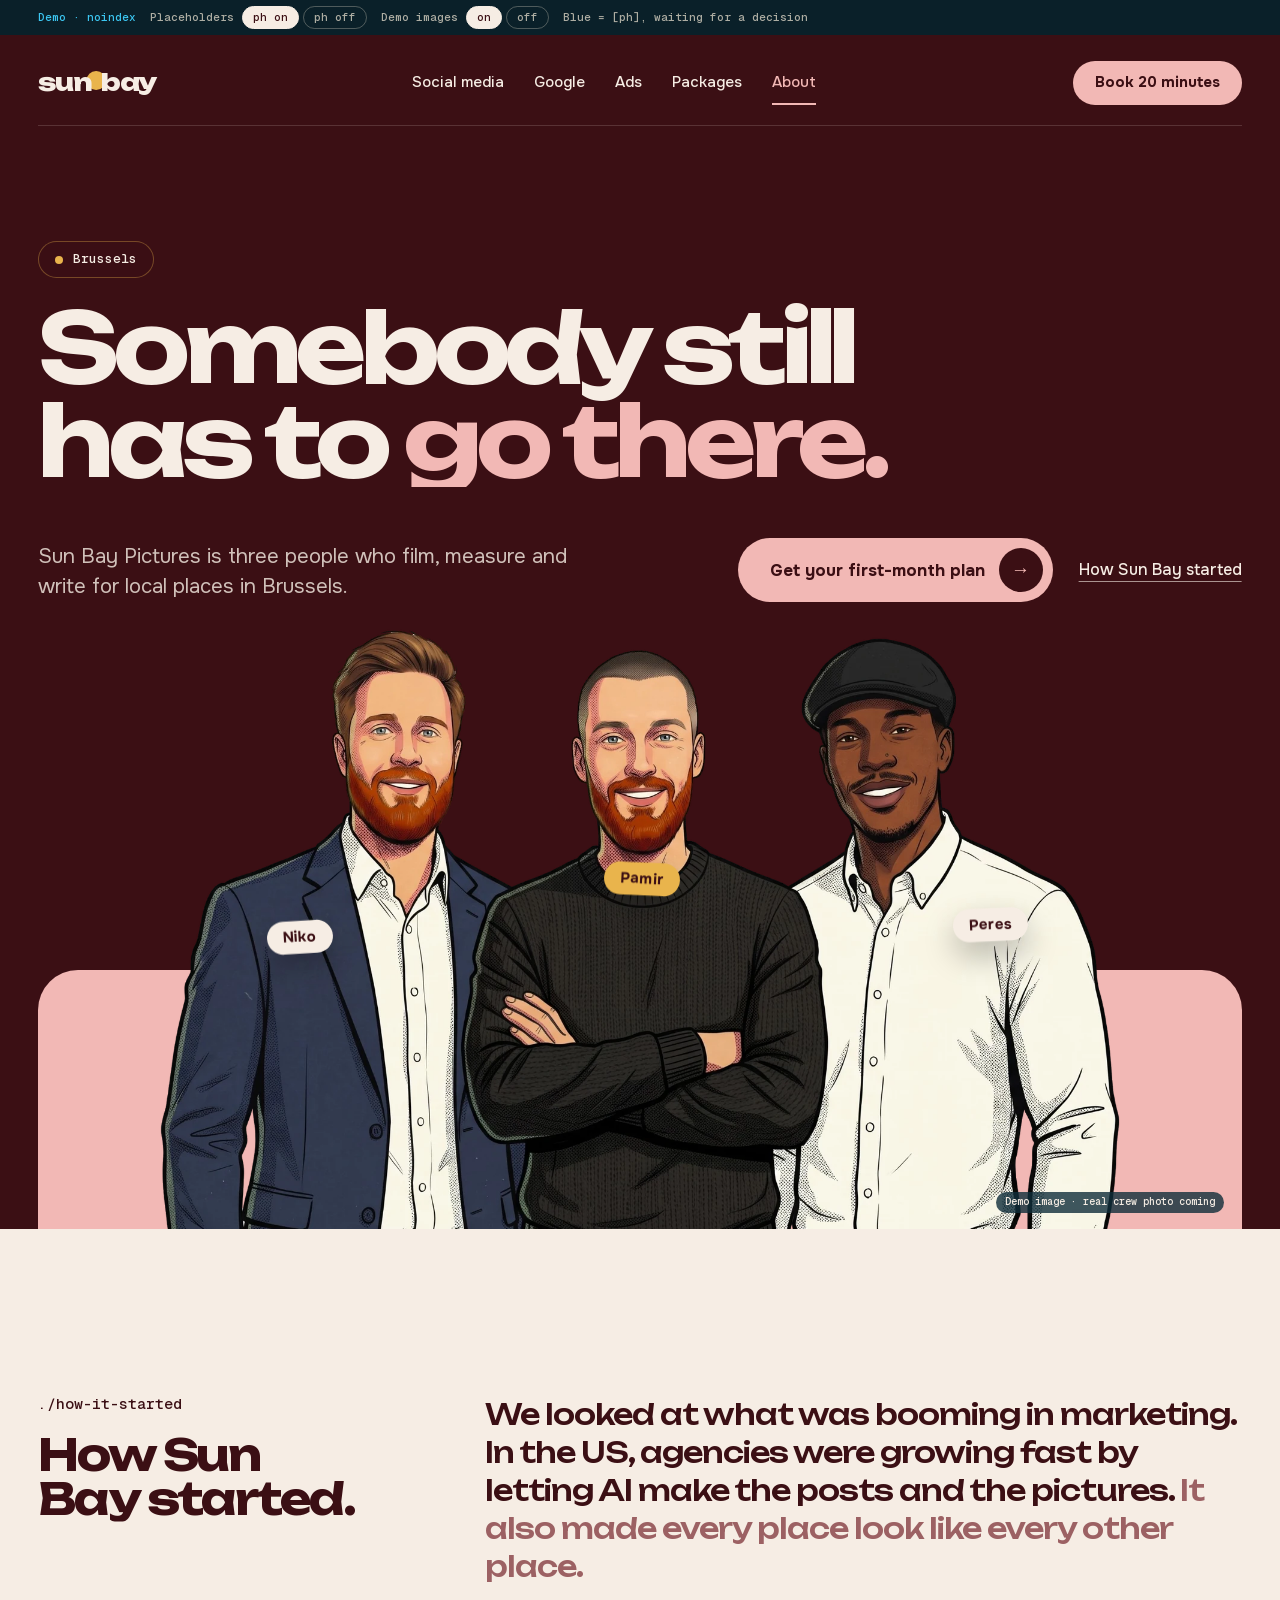
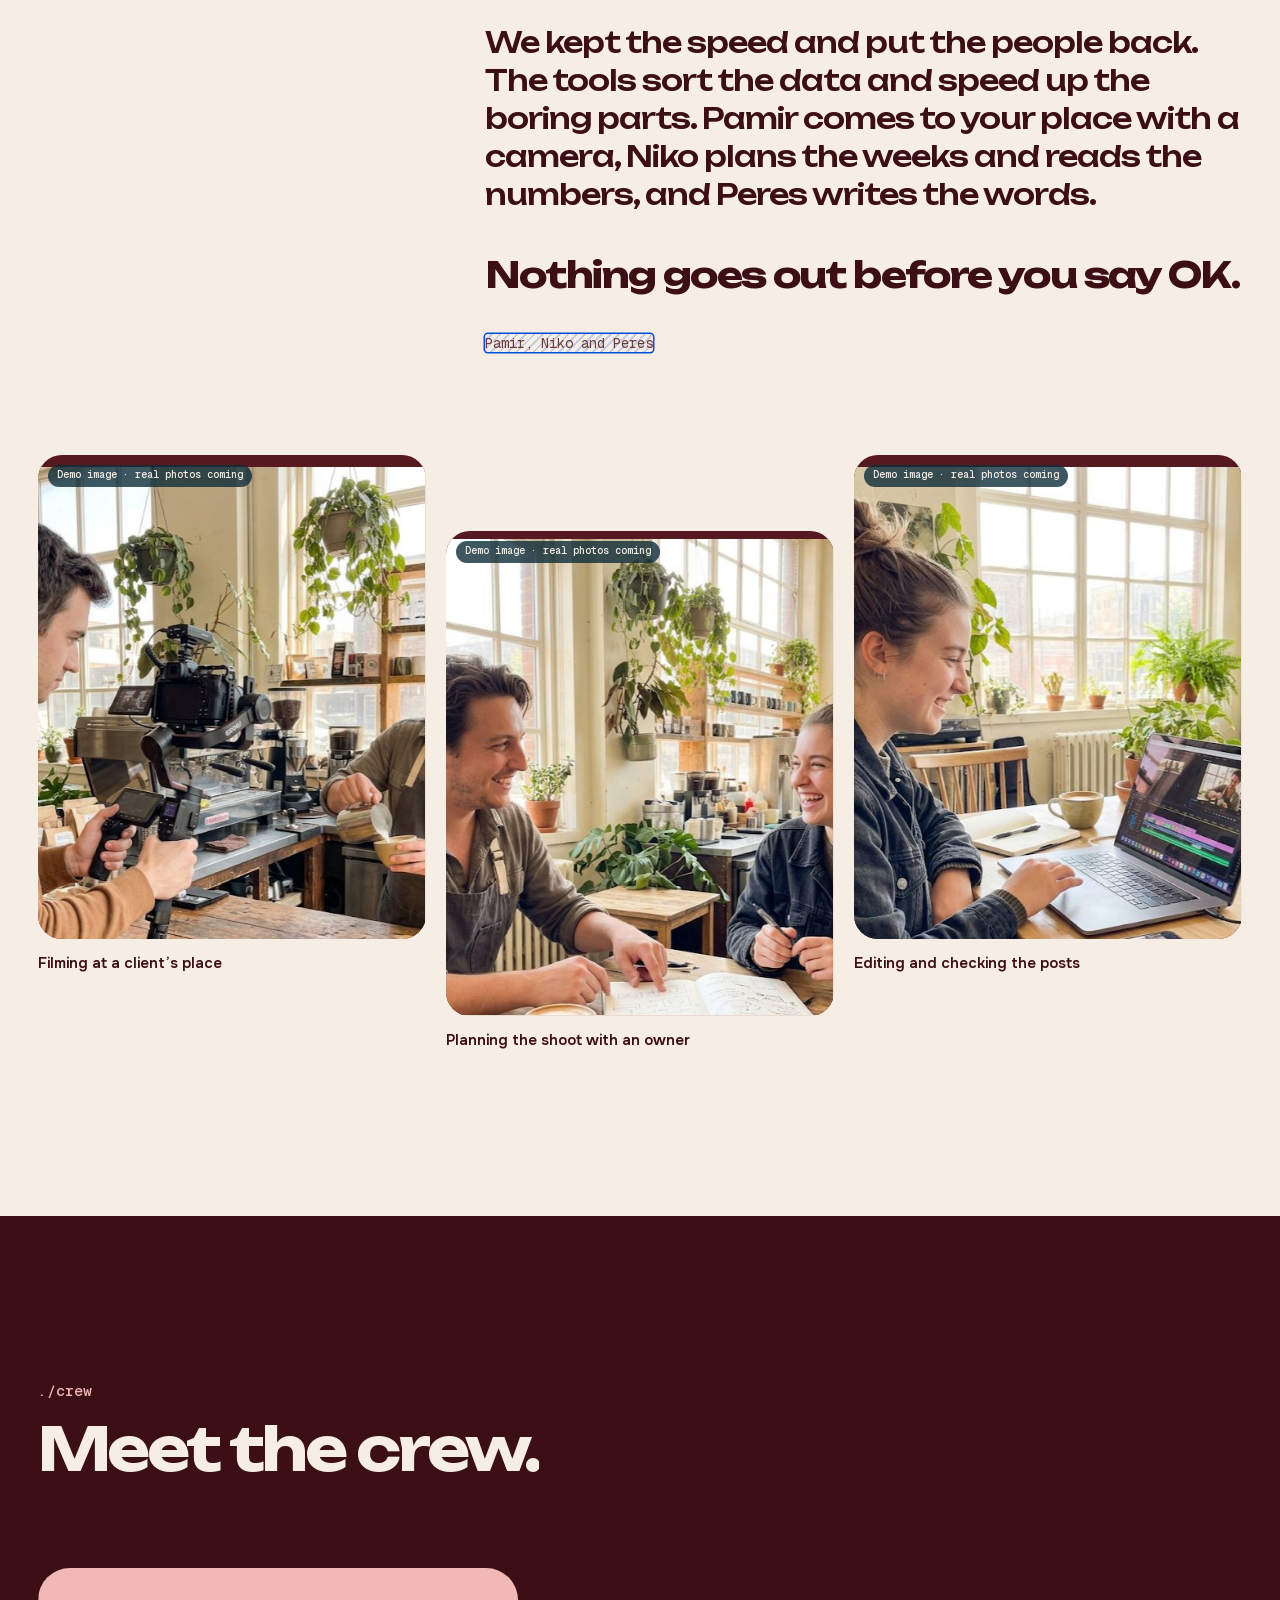
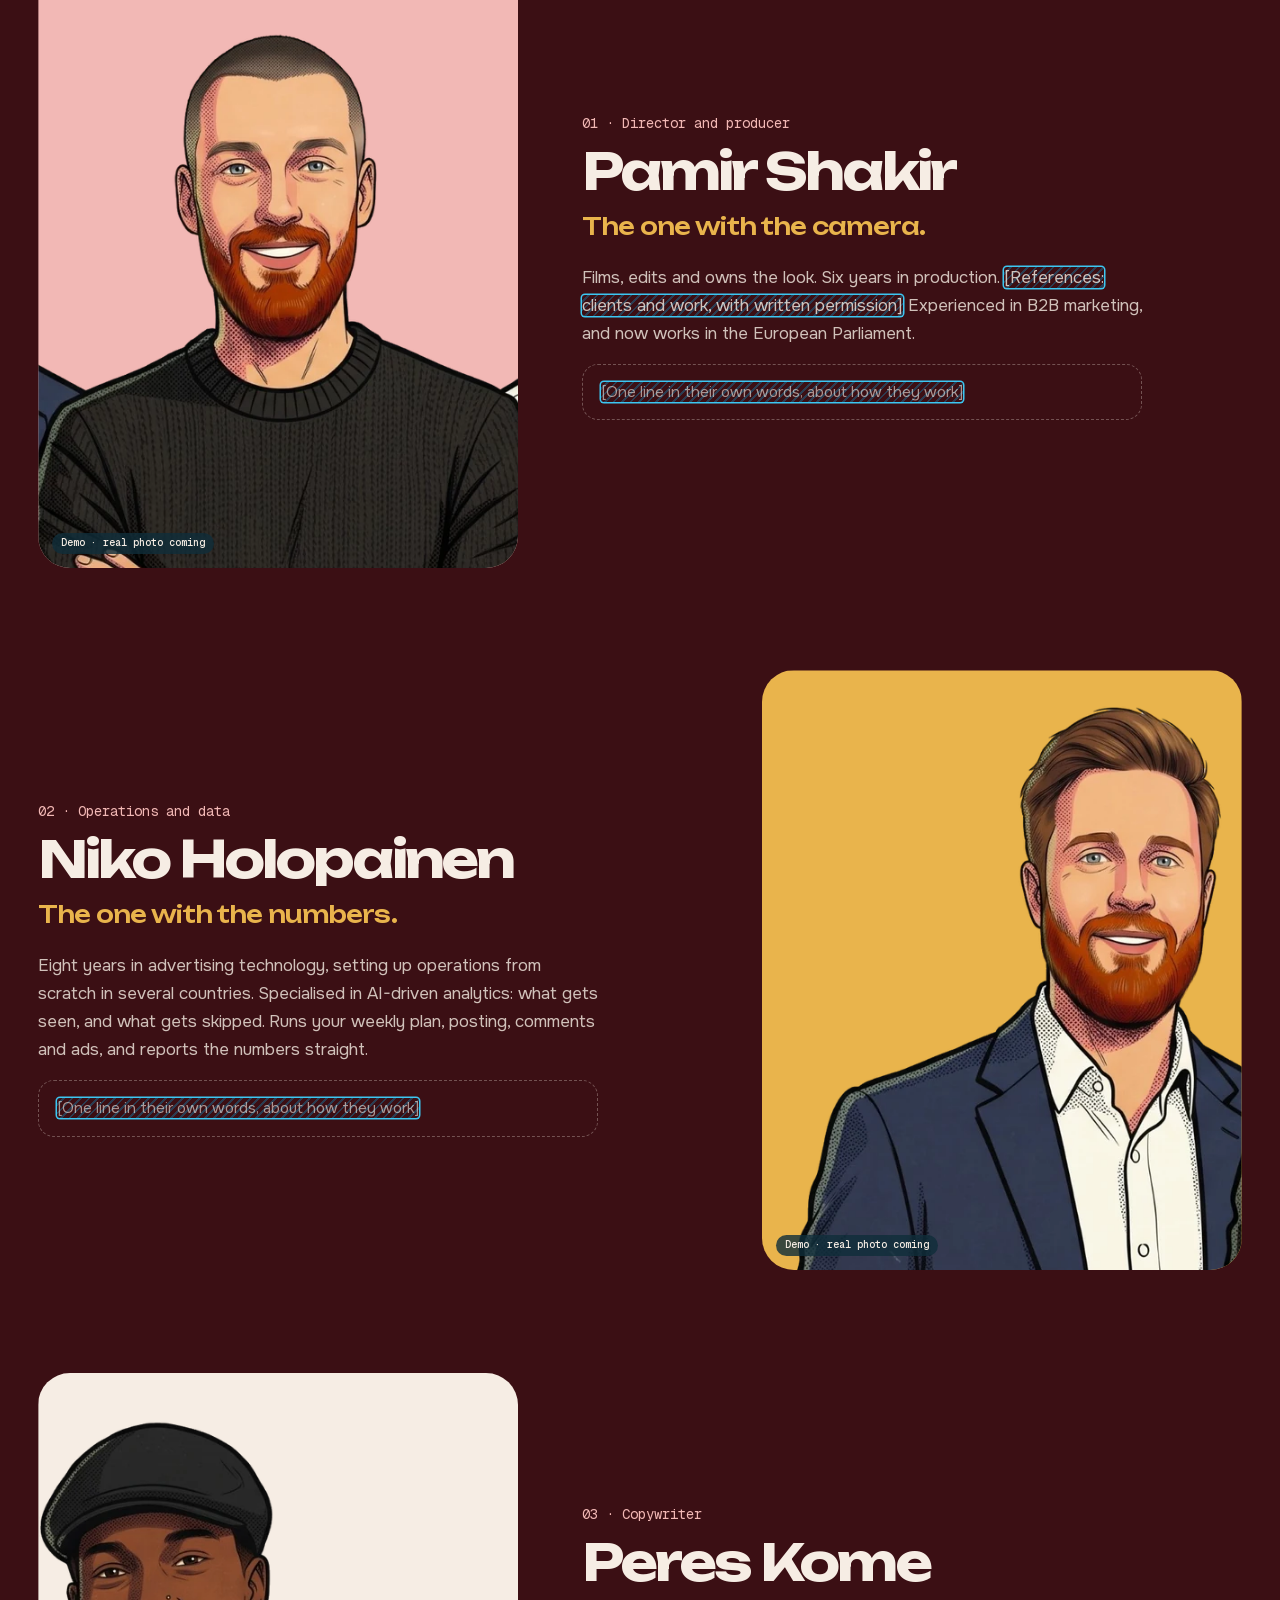
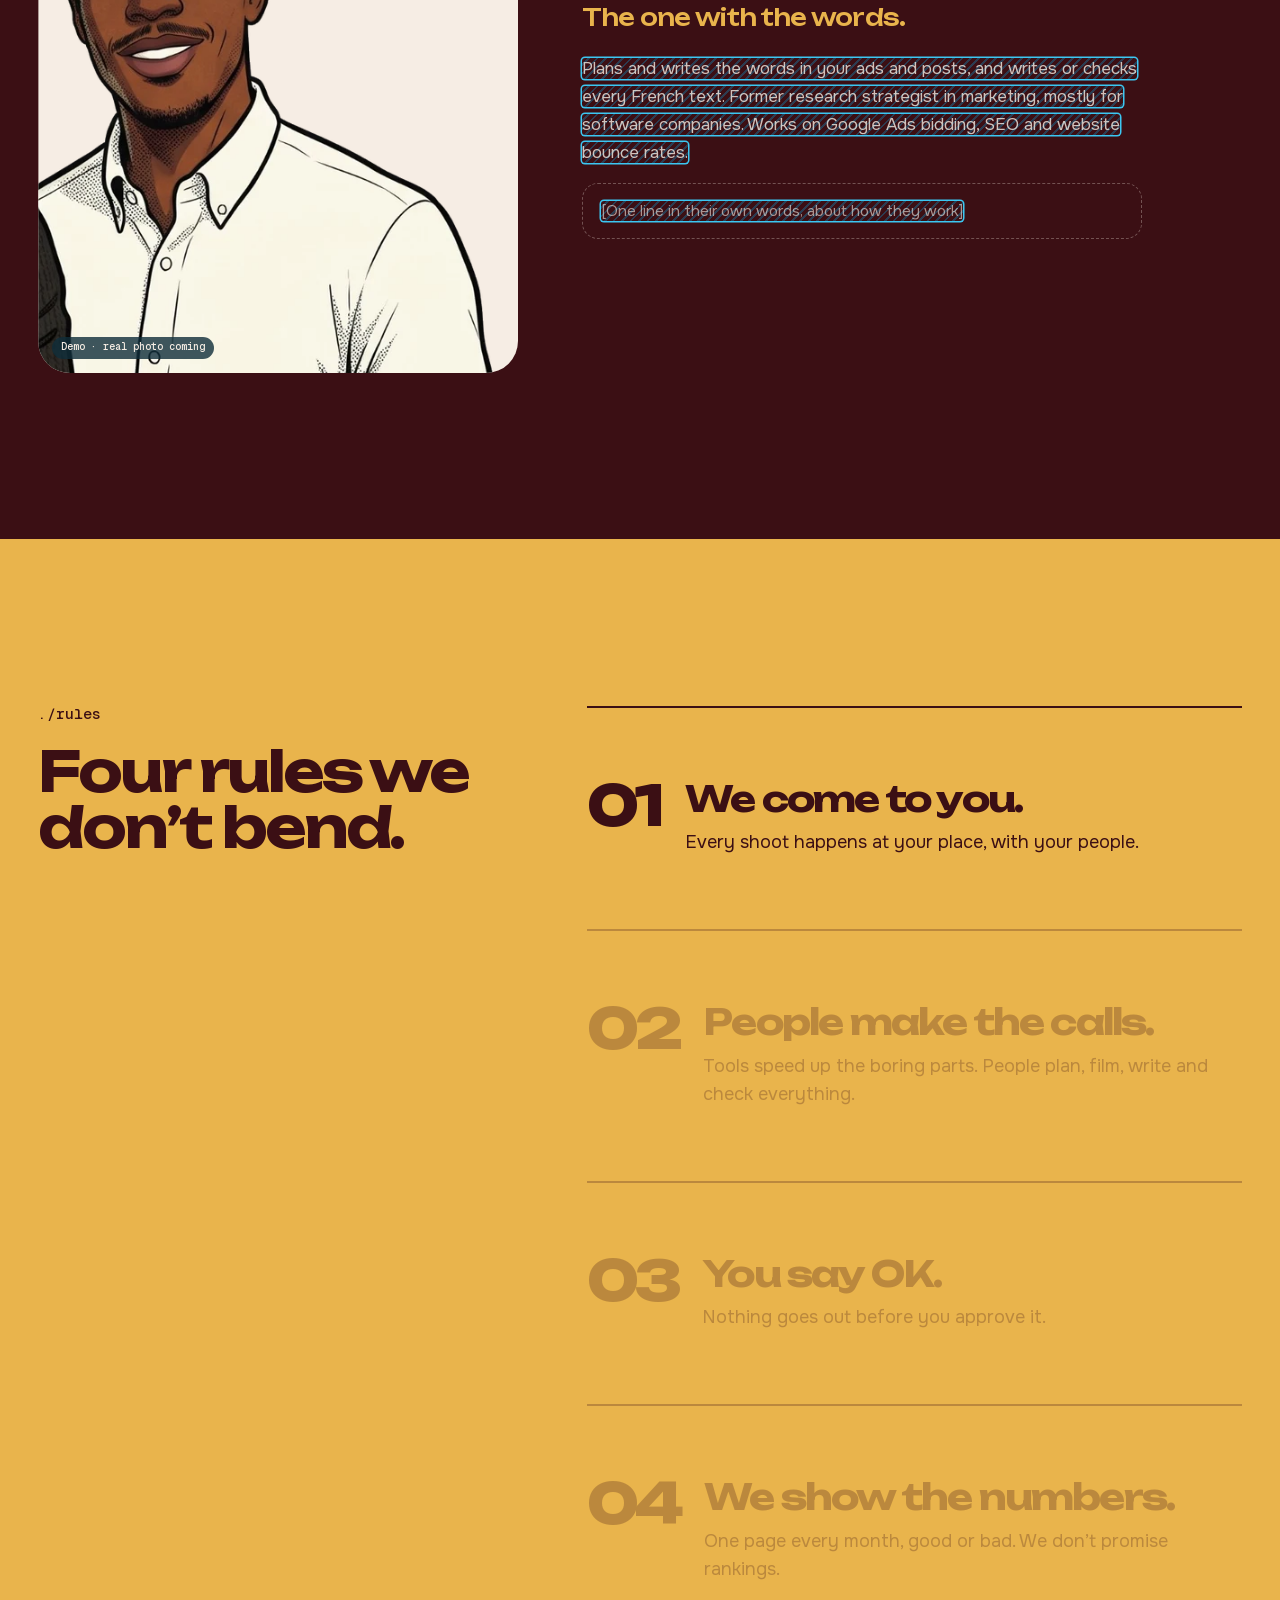
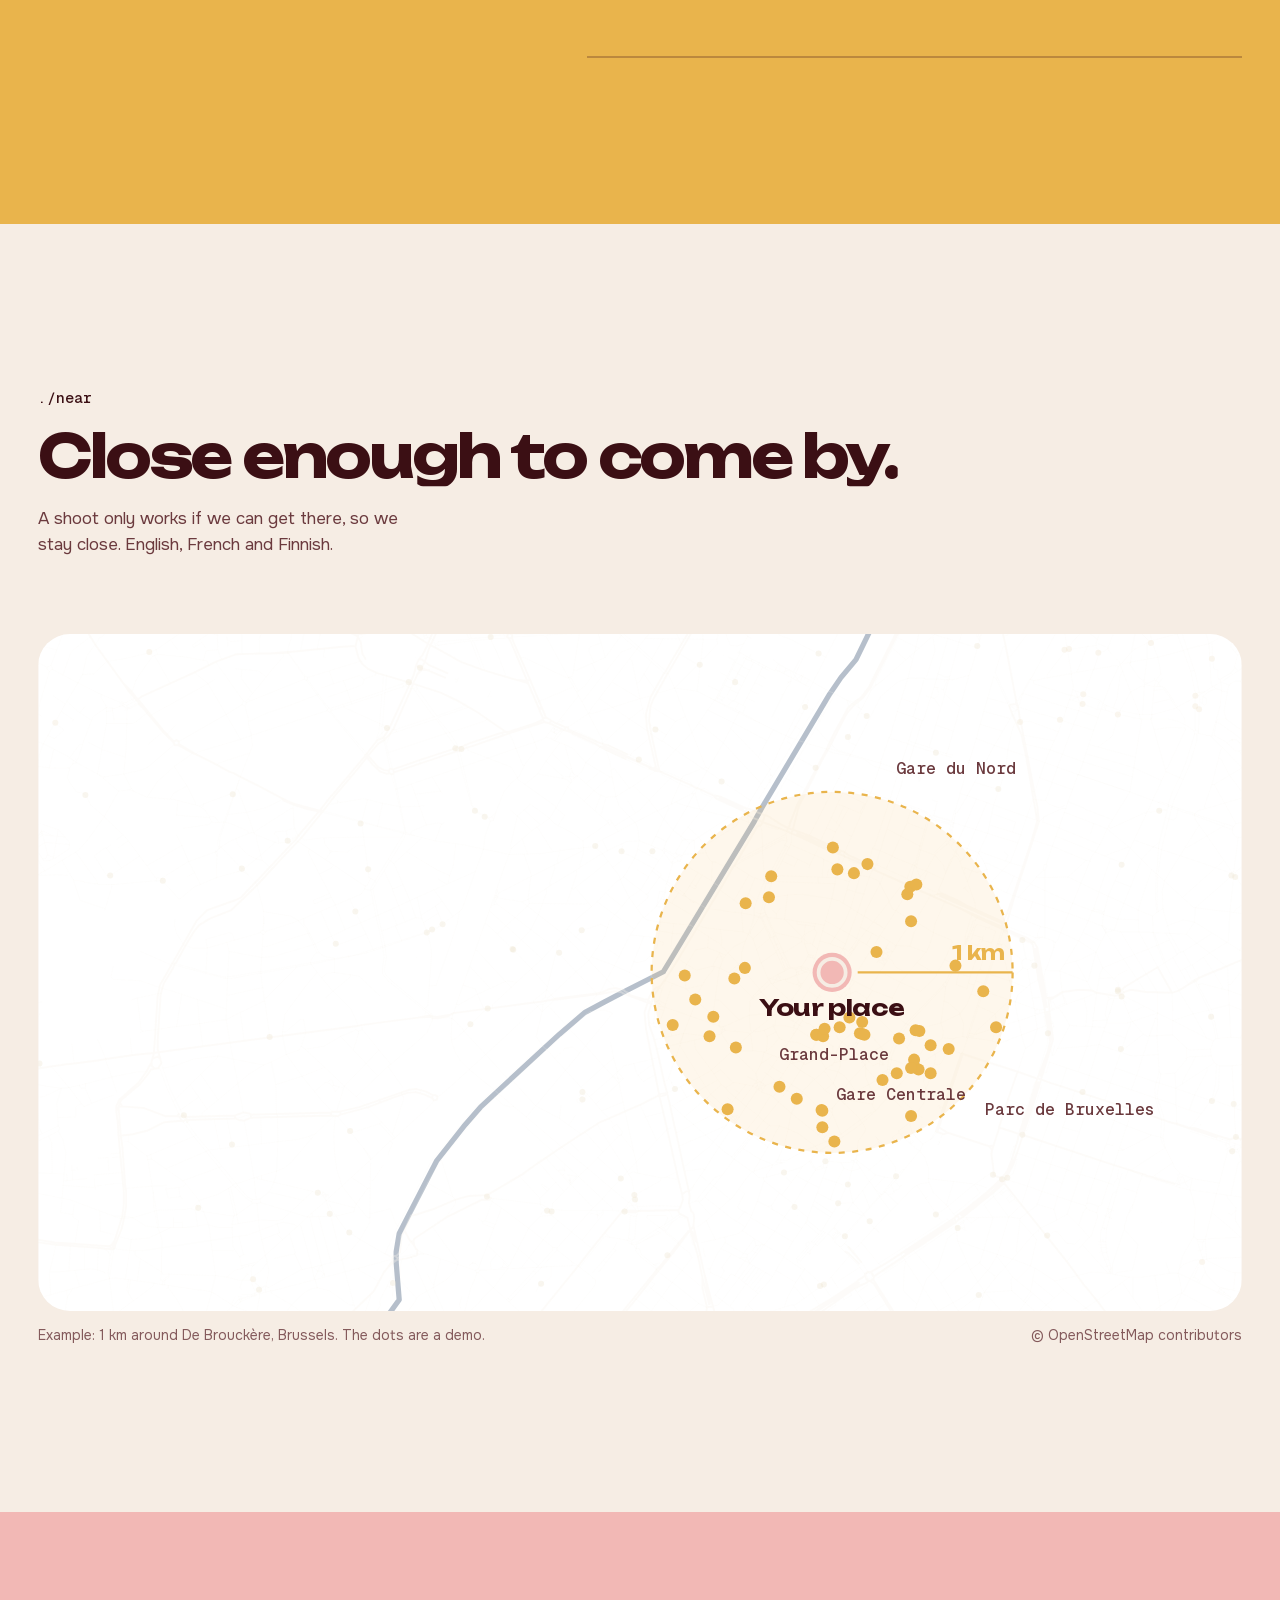
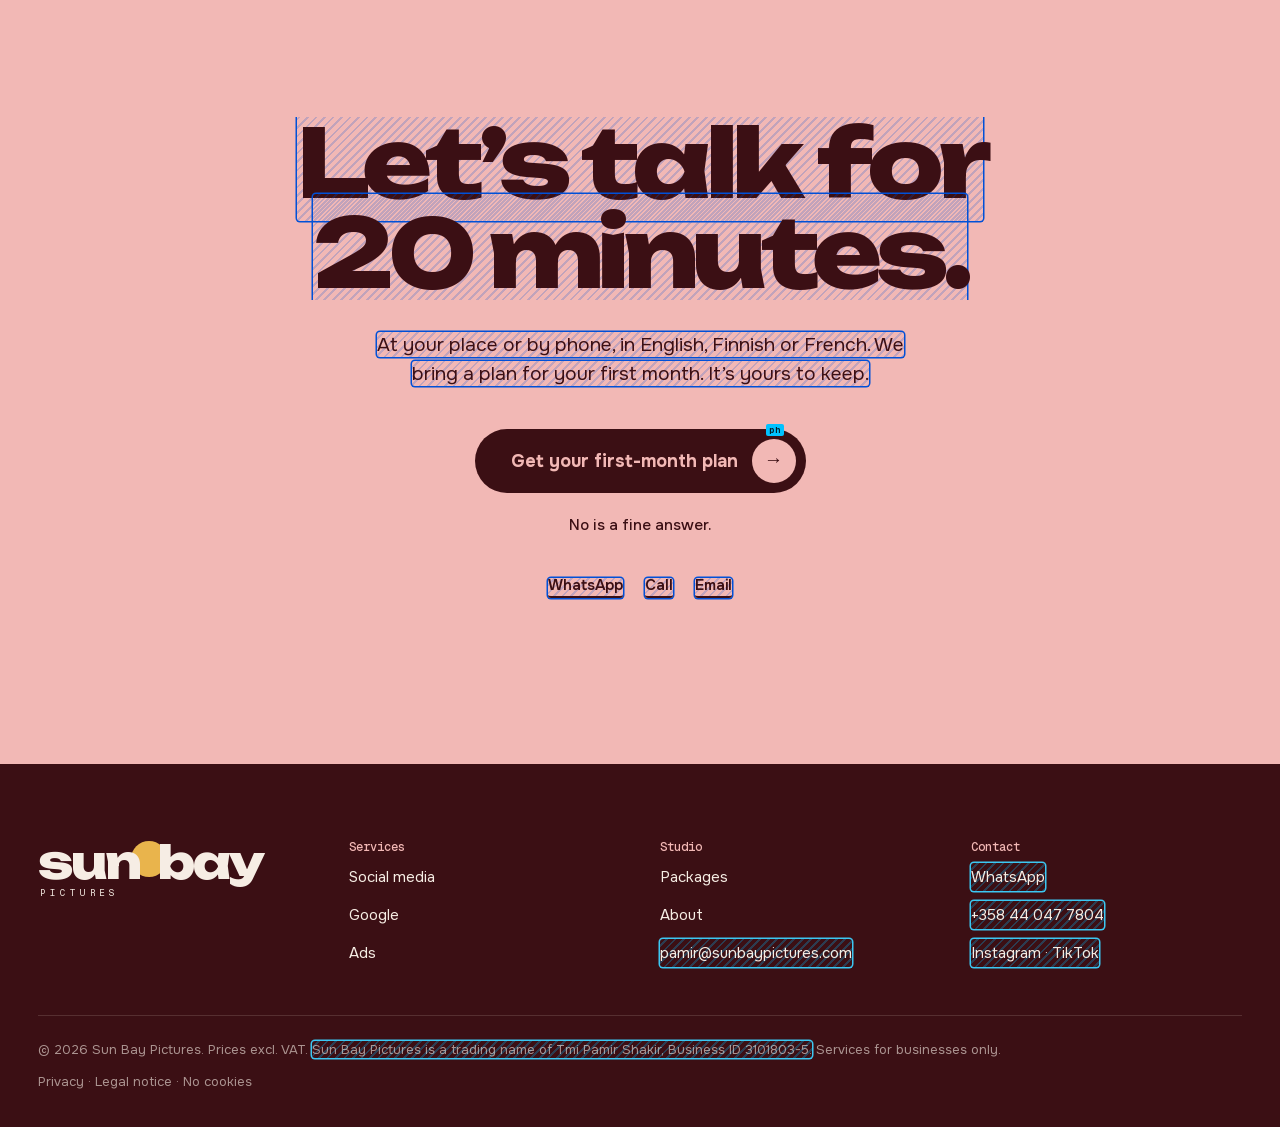
<file: en/about/index.html>
<!doctype html>
<html lang="en">
<head>
<meta name="sb-root" content="../../">
<meta charset="utf-8">
<meta name="viewport" content="width=device-width, initial-scale=1, viewport-fit=cover">
<title>About Sun Bay Pictures | Video and Google for local places</title>
<meta name="description" content="Three people who film, measure and write for restaurants, shops and other local places in Brussels, with real shoots and people behind every post.">
<meta name="robots" content="noindex">
<link rel="canonical" href="https://sunbaypictures.com/en/about/">
<link rel="alternate" hreflang="en" href="https://sunbaypictures.com/en/about/">
<link rel="alternate" hreflang="x-default" href="https://sunbaypictures.com/en/about/">
<meta property="og:type" content="website">
<meta property="og:site_name" content="Sun Bay Pictures">
<meta property="og:locale" content="en_GB">
<meta property="og:title" content="About Sun Bay Pictures | Video and Google for local places">
<meta property="og:description" content="Three people who film, measure and write for restaurants, shops and other local places in Brussels, with real shoots and people behind every post.">
<meta property="og:url" content="https://sunbaypictures.com/en/about/">
<meta property="og:image" content="https://sunbaypictures.com/assets/img/og/about-en.jpg">
<meta property="og:image:width" content="1200">
<meta property="og:image:height" content="630">
<meta name="twitter:card" content="summary_large_image">
<meta name="theme-color" content="#3B0F14">
<link rel="icon" href="../../favicon.ico" sizes="any">
<link rel="icon" type="image/png" sizes="32x32" href="../../favicon-32.png">
<link rel="icon" type="image/png" sizes="16x16" href="../../favicon-16.png">
<link rel="apple-touch-icon" href="../../apple-touch-icon.png">
<link rel="stylesheet" href="../../assets/css/soul.css?v=1794164696">
<link rel="stylesheet" href="../../assets/css/sub.css?v=1794165478">
<script>(function(r){r.classList.add('js');var q=new URLSearchParams(location.search),v=q.get('ph');if(v==='on'||v==='off'){try{localStorage.setItem('sbp-ph',v)}catch(e){}}else{try{v=localStorage.getItem('sbp-ph')}catch(e){v=null}}if(v==='off')r.classList.add('ph-off');var d=q.get('demo');if(d==='on'||d==='off'){try{localStorage.setItem('sbp-demo',d)}catch(e){}}else{try{d=localStorage.getItem('sbp-demo')}catch(e){d=null}}if(d==='off')r.classList.add('demo-off');var calm=window.matchMedia&&matchMedia('(prefers-reduced-motion: reduce)').matches;if(!calm&&q.get('intro')!=='0')r.classList.add('intro');if(!calm){try{if(sessionStorage.getItem('sb-pt')){sessionStorage.removeItem('sb-pt');r.classList.add('pt-arrive')}}catch(e){}}})(document.documentElement)</script>
<script src="../../assets/js/soul.js?v=1794079978" defer></script>
<script src="../../assets/js/motion.js?v=1794011336" defer></script>
<script src="../../assets/js/analytics.js?v=1793366410" defer></script>
</head>
<body class="pg pg--about">
<div class="pt" aria-hidden="true" style="--pt-a1:#E9B44C;--pt-a2:#F2B8B5;--pt-bg:#3B0F14;--pt-fg:#F6EDE4;--pt-lc:#F2B8B5"><i class="pt__p pt__p--1"></i><i class="pt__p pt__p--2"></i><div class="pt__p pt__p--3"><div class="pt__in"><p class="pt__lab"><span>./about</span></p><p class="pt__t"><span><span class="pt__w"><span class="pt__ch" style="--i:0">A</span><span class="pt__ch" style="--i:1">b</span><span class="pt__ch" style="--i:2">o</span><span class="pt__ch" style="--i:3">u</span><span class="pt__ch" style="--i:4">t</span></span><i class="pt__dot" style="--i:5"></i></span></p></div></div></div>
<script type="application/json" id="pt-map">{"index.html": {"lab": "home", "a1": "#BFD9E0", "a2": "#EEB04A", "bg": "#0F2E3A", "fg": "#EFE4D2", "lc": "#EEB04A", "t": "<span class=\"pt__logo\"><span class=\"sbl\" role=\"img\" aria-label=\"Sun Bay Pictures\"><span class=\"sbl__w\" aria-hidden=\"true\">sun<span class=\"sbl__gap\"><span class=\"sbl__sun\"><\/span><\/span>bay<\/span><\/span><\/span>"}, "en/social-media/index.html": {"lab": "social-media", "a1": "#FFC53D", "a2": "#FF7AB6", "bg": "#14162E", "fg": "#FFF3E3", "lc": "#FF7AB6", "t": "<span class=\"pt__w\"><span class=\"pt__ch\" style=\"--i:0\">S<\/span><span class=\"pt__ch\" style=\"--i:1\">o<\/span><span class=\"pt__ch\" style=\"--i:2\">c<\/span><span class=\"pt__ch\" style=\"--i:3\">i<\/span><span class=\"pt__ch\" style=\"--i:4\">a<\/span><span class=\"pt__ch\" style=\"--i:5\">l<\/span><\/span> <span class=\"pt__w\"><span class=\"pt__ch\" style=\"--i:6\">m<\/span><span class=\"pt__ch\" style=\"--i:7\">e<\/span><span class=\"pt__ch\" style=\"--i:8\">d<\/span><span class=\"pt__ch\" style=\"--i:9\">i<\/span><span class=\"pt__ch\" style=\"--i:10\">a<\/span><\/span><i class=\"pt__dot\" style=\"--i:11\"><\/i>"}, "en/google-business-profile/index.html": {"lab": "google", "a1": "#FFCB3D", "a2": "#A8D8F0", "bg": "#0D3B3E", "fg": "#F4F0E6", "lc": "#A8D8F0", "t": "<span class=\"pt__w\"><span class=\"pt__ch\" style=\"--i:0\">G<\/span><span class=\"pt__ch\" style=\"--i:1\">o<\/span><span class=\"pt__ch\" style=\"--i:2\">o<\/span><span class=\"pt__ch\" style=\"--i:3\">g<\/span><span class=\"pt__ch\" style=\"--i:4\">l<\/span><span class=\"pt__ch\" style=\"--i:5\">e<\/span><\/span><i class=\"pt__dot\" style=\"--i:6\"><\/i>"}, "en/ads/index.html": {"lab": "ads", "a1": "#F5A66B", "a2": "#3D8BFF", "bg": "#0B1B3A", "fg": "#F2EFEA", "lc": "#3D8BFF", "t": "<span class=\"pt__w\"><span class=\"pt__ch\" style=\"--i:0\">A<\/span><span class=\"pt__ch\" style=\"--i:1\">d<\/span><span class=\"pt__ch\" style=\"--i:2\">s<\/span><\/span><i class=\"pt__dot\" style=\"--i:3\"><\/i>"}, "en/packages/index.html": {"lab": "packages", "a1": "#F4B6C2", "a2": "#E8B04B", "bg": "#FFF6E8", "fg": "#12261E", "lc": "#12261E", "t": "<span class=\"pt__w\"><span class=\"pt__ch\" style=\"--i:0\">P<\/span><span class=\"pt__ch\" style=\"--i:1\">a<\/span><span class=\"pt__ch\" style=\"--i:2\">c<\/span><span class=\"pt__ch\" style=\"--i:3\">k<\/span><span class=\"pt__ch\" style=\"--i:4\">a<\/span><span class=\"pt__ch\" style=\"--i:5\">g<\/span><span class=\"pt__ch\" style=\"--i:6\">e<\/span><span class=\"pt__ch\" style=\"--i:7\">s<\/span><\/span><i class=\"pt__dot\" style=\"--i:8\"><\/i>"}, "en/about/index.html": {"lab": "about", "a1": "#E9B44C", "a2": "#F2B8B5", "bg": "#3B0F14", "fg": "#F6EDE4", "lc": "#F2B8B5", "t": "<span class=\"pt__w\"><span class=\"pt__ch\" style=\"--i:0\">A<\/span><span class=\"pt__ch\" style=\"--i:1\">b<\/span><span class=\"pt__ch\" style=\"--i:2\">o<\/span><span class=\"pt__ch\" style=\"--i:3\">u<\/span><span class=\"pt__ch\" style=\"--i:4\">t<\/span><\/span><i class=\"pt__dot\" style=\"--i:5\"><\/i>"}, "en/legal-notice/index.html": {"lab": "legal-notice", "a1": "#F4B6C2", "a2": "#E8B04B", "bg": "#12261E", "fg": "#F2EDE4", "lc": "#E8B04B", "t": "<span class=\"pt__w\"><span class=\"pt__ch\" style=\"--i:0\">L<\/span><span class=\"pt__ch\" style=\"--i:1\">e<\/span><span class=\"pt__ch\" style=\"--i:2\">g<\/span><span class=\"pt__ch\" style=\"--i:3\">a<\/span><span class=\"pt__ch\" style=\"--i:4\">l<\/span><\/span> <span class=\"pt__w\"><span class=\"pt__ch\" style=\"--i:5\">n<\/span><span class=\"pt__ch\" style=\"--i:6\">o<\/span><span class=\"pt__ch\" style=\"--i:7\">t<\/span><span class=\"pt__ch\" style=\"--i:8\">i<\/span><span class=\"pt__ch\" style=\"--i:9\">c<\/span><span class=\"pt__ch\" style=\"--i:10\">e<\/span><\/span><i class=\"pt__dot\" style=\"--i:11\"><\/i>"}, "en/privacy/index.html": {"lab": "privacy", "a1": "#F4B6C2", "a2": "#E8B04B", "bg": "#12261E", "fg": "#F2EDE4", "lc": "#E8B04B", "t": "<span class=\"pt__w\"><span class=\"pt__ch\" style=\"--i:0\">P<\/span><span class=\"pt__ch\" style=\"--i:1\">r<\/span><span class=\"pt__ch\" style=\"--i:2\">i<\/span><span class=\"pt__ch\" style=\"--i:3\">v<\/span><span class=\"pt__ch\" style=\"--i:4\">a<\/span><span class=\"pt__ch\" style=\"--i:5\">c<\/span><span class=\"pt__ch\" style=\"--i:6\">y<\/span><\/span><i class=\"pt__dot\" style=\"--i:7\"><\/i>"}}</script>
<a class="skip" href="#main">Skip to content</a>
<div class="demobar" role="region" aria-label="Demo controls">
  <span class="demobar__tag">Demo<span class="demobar__long"> · noindex</span></span>
  <div class="demobar__group"><span class="demobar__label">Placeholders</span>
    <button type="button" data-set="ph" data-val="on" aria-pressed="false">ph on</button>
    <button type="button" data-set="ph" data-val="off" aria-pressed="false">ph off</button>
  </div>
  <div class="demobar__group"><span class="demobar__label">Demo images</span>
    <button type="button" data-set="demo" data-val="on" aria-pressed="false">on</button>
    <button type="button" data-set="demo" data-val="off" aria-pressed="false">off</button>
  </div>
  <span class="demobar__hint">Blue = [ph], waiting for a decision</span>
</div>
<div class="progress" data-progress aria-hidden="true"></div>
<header class="sptop" id="top">
<div class="spnav-wrap navbox"><div class="navfloat">
  <nav class="spnav" aria-label="Main">
    <span class="nav__bg" aria-hidden="true"><i class="nav__bgl"></i><i class="nav__bgr"></i></span>
    <a class="spnav__brand" href="../../index.html"><span class="sbl" role="img" aria-label="Sun Bay Pictures"><span class="sbl__w" aria-hidden="true">sun<span class="sbl__gap"><span class="sbl__sun"></span></span>bay</span></span><span class="sbi" aria-hidden="true">sb<i class="sbi__dot"></i></span></a>
    <div class="spnav__links"><a href="../social-media/index.html">Social media</a><a href="../google-business-profile/index.html">Google</a><a href="../ads/index.html">Ads</a><a href="../packages/index.html">Packages</a><a href="index.html" aria-current="page">About</a></div>
    <a class="spnav__book" href="#book" data-track="to-book" data-track-place="nav">Book 20 minutes</a>
    <button class="nav__menu spnav__menu" type="button" aria-expanded="false" aria-controls="menu" data-open="Menu" data-close="Close">Menu</button>
  </nav>
  <div class="menu spmenu" id="menu" hidden>
    <a href="../social-media/index.html">Social media</a>
    <a href="../google-business-profile/index.html">Google</a>
    <a href="../ads/index.html">Ads</a>
    <a href="../packages/index.html">Packages</a>
    <a href="index.html" aria-current="page">About</a>
    <a class="spmenu__book" href="#book">Get your first-month plan</a>
  </div>
</div></div>
<div class="abhero">
  <div class="abhero__text">
    <p class="spchip" data-reveal="fade"><span aria-hidden="true"></span>Brussels</p>
    <h1 class="abhero__h" data-reveal="mask" data-delay=".05">Somebody still has to <em>go there.</em></h1>
    <div class="abhero__row">
      <p class="abhero__p" data-reveal="up" data-delay=".2">Sun Bay Pictures is three people who film, measure and write for local places in Brussels.</p>
      <div class="abhero__cta" data-reveal="up" data-delay=".3"><a class="btn btn--hi btn--hero" href="#book" data-track="to-book" data-track-place="hero">Get your first-month plan</a><a class="sp-textlink" href="#story">How Sun Bay started</a></div>
    </div>
  </div>
  <div class="abstage">
    <span class="abstage__band" aria-hidden="true"></span>
    <img class="abstage__img" data-parallax="-.04" src="../../assets/img/team/crew-1600.webp" srcset="../../assets/img/team/crew-800.webp 800w, ../../assets/img/team/crew-1600.webp 1600w" sizes="(min-width: 1000px) 960px, 100vw" width="1600" height="1033" alt="Drawing of the crew: Niko Holopainen, Pamir Shakir and Peres Kome." decoding="async">
    <div class="atag atag--light" data-float=".4" style="left:19%;top:44%"><span style="--rot:-4deg">Niko</span></div><div class="atag atag--acc" data-float="1.9" style="left:47%;top:36%"><span style="--rot:3deg">Pamir</span></div><div class="atag atag--light" data-float="3.2" style="left:76%;top:44%"><span style="--rot:-2deg">Peres</span></div>
    <small class="demo-tag">Demo image<em> · real crew photo coming</em></small>
  </div>
</div>
</header>
<main id="main">
<section class="sp sp--light" id="story" aria-labelledby="story-h">
  <div class="sp__in">
    <div class="abstory">
      <div class="abstory__head"><p class="sp-label" data-reveal="fade">./how-it-started</p><h2 class="sp-h2 abstory__h" id="story-h" data-reveal="mask">How Sun Bay started.</h2></div>
      <div class="abstory__text"><p data-reveal="up">We looked at what was booming in marketing. In the US, agencies were growing fast by letting AI make the posts and the pictures. <span class="abstory__hi">It also made every place look like every other place.</span></p><p data-reveal="up">We kept the speed and put the people back. The tools sort the data and speed up the boring parts. Pamir comes to your place with a camera, Niko plans the weeks and reads the numbers, and Peres writes the words.</p><p class="abstory__ok" data-reveal="up">Nothing goes out before you say OK.</p><p class="abstory__sign" data-reveal="fade"><span class="ph">Pamir, Niko and Peres</span></p></div>
    </div>
    <div class="absnaps"><figure class="absnap absnap--0" data-reveal="curtain" data-delay="0.0"><div class="absnap__m"><figure class="slot slot--photo slot--real slot--hasdemo" style="--r:4/5"><img data-zoom=".06" src="../../assets/media/work-filming.jpg?v=1793474267" alt="Filming at a client’s place" loading="lazy" decoding="async"><small class="demo-tag">Demo image<em> · real photos coming</em></small><span class="slot__tpl"><span class="slot__mark"></span><span class="slot__say"><span>Real photo coming · 4:5</span><b>Filming at a client’s place</b></span></span></figure></div><figcaption>Filming at a client’s place</figcaption></figure><figure class="absnap absnap--1" data-reveal="curtain" data-delay="0.1"><div class="absnap__m"><figure class="slot slot--photo slot--real slot--hasdemo" style="--r:4/5"><img data-zoom=".06" src="../../assets/media/work-planning.jpg?v=1793474267" alt="Planning the shoot with an owner" loading="lazy" decoding="async"><small class="demo-tag">Demo image<em> · real photos coming</em></small><span class="slot__tpl"><span class="slot__mark"></span><span class="slot__say"><span>Real photo coming · 4:5</span><b>Planning the shoot with an owner</b></span></span></figure></div><figcaption>Planning the shoot with an owner</figcaption></figure><figure class="absnap absnap--2" data-reveal="curtain" data-delay="0.2"><div class="absnap__m"><figure class="slot slot--photo slot--real slot--hasdemo" style="--r:4/5"><img data-zoom=".06" src="../../assets/media/work-editing.jpg?v=1793474267" alt="Editing and checking the posts" loading="lazy" decoding="async"><small class="demo-tag">Demo image<em> · real photos coming</em></small><span class="slot__tpl"><span class="slot__mark"></span><span class="slot__say"><span>Real photo coming · 4:5</span><b>Editing and checking the posts</b></span></span></figure></div><figcaption>Editing and checking the posts</figcaption></figure></div>
  </div>
</section>

<section class="sp sp--dark" id="crew" aria-labelledby="crew-h">
  <div class="sp__in">
    <div class="sp-head"><div class="sp-head__main"><p class="sp-label" data-reveal="fade">./crew</p><h2 class="sp-h2" id="crew-h" data-reveal="mask">Meet the crew.</h2></div></div>
    <div class="abrows">
      <article class="abrow">
        <div class="abrow__pic abrow__pic--acc2" data-reveal="curtain"><small class="demo-tag">Demo<em> · real photo coming</em></small><img src="../../assets/img/team/crew-1600.webp" srcset="../../assets/img/team/crew-800.webp 800w, ../../assets/img/team/crew-1600.webp 1600w" sizes="(min-width: 960px) 1440px, 300vw" width="1600" height="1033" alt="Drawing of Pamir Shakir" loading="lazy" decoding="async" style="left:-100%"></div>
        <div class="abrow__text" data-reveal="up">
          <p class="abrow__k">01 · Director and producer</p>
          <h3 class="abrow__name">Pamir Shakir</h3>
          <p class="abrow__who">The one with the camera.</p>
          <p class="abrow__bio">Films, edits and owns the look. Six years in production. <span class="ph">[References: clients and work, with written permission]</span> Experienced in B2B marketing, and now works in the European Parliament.</p>
          <p class="abrow__own"><span class="ph">[One line in their own words, about how they work]</span></p>
        </div>
      </article>
      <article class="abrow abrow--flip">
        <div class="abrow__pic abrow__pic--acc" data-reveal="curtain"><small class="demo-tag">Demo<em> · real photo coming</em></small><img src="../../assets/img/team/crew-1600.webp" srcset="../../assets/img/team/crew-800.webp 800w, ../../assets/img/team/crew-1600.webp 1600w" sizes="(min-width: 960px) 1440px, 300vw" width="1600" height="1033" alt="Drawing of Niko Holopainen" loading="lazy" decoding="async" style="left:0%"></div>
        <div class="abrow__text" data-reveal="up">
          <p class="abrow__k">02 · Operations and data</p>
          <h3 class="abrow__name">Niko Holopainen</h3>
          <p class="abrow__who">The one with the numbers.</p>
          <p class="abrow__bio">Eight years in advertising technology, setting up operations from scratch in several countries. Specialised in AI-driven analytics: what gets seen, and what gets skipped. Runs your weekly plan, posting, comments and ads, and reports the numbers straight.</p>
          <p class="abrow__own"><span class="ph">[One line in their own words, about how they work]</span></p>
        </div>
      </article>
      <article class="abrow">
        <div class="abrow__pic abrow__pic--light" data-reveal="curtain"><small class="demo-tag">Demo<em> · real photo coming</em></small><img src="../../assets/img/team/crew-1600.webp" srcset="../../assets/img/team/crew-800.webp 800w, ../../assets/img/team/crew-1600.webp 1600w" sizes="(min-width: 960px) 1440px, 300vw" width="1600" height="1033" alt="Drawing of Peres Kome" loading="lazy" decoding="async" style="left:-200%"></div>
        <div class="abrow__text" data-reveal="up">
          <p class="abrow__k">03 · Copywriter</p>
          <h3 class="abrow__name">Peres Kome</h3>
          <p class="abrow__who">The one with the words.</p>
          <p class="abrow__bio"><span class="ph">Plans and writes the words in your ads and posts, and writes or checks every French text. Former research strategist in marketing, mostly for software companies. Works on Google Ads bidding, SEO and website bounce rates.</span></p>
          <p class="abrow__own"><span class="ph">[One line in their own words, about how they work]</span></p>
        </div>
      </article>
    </div>
  </div>
</section>

<section class="sp sp--acc" id="rules" aria-labelledby="rules-h">
  <div class="sp__in abrules" data-steps>
    <div class="abrules__head"><p class="sp-label">./rules</p><h2 class="sp-h2 abrules__h" id="rules-h">Four rules we don’t bend.</h2></div>
    <div class="abrules__list"><div class="abrule" data-step="1"><span class="abrule__n">01</span><div><b>We come to you.</b><span>Every shoot happens at your place, with your people.</span></div></div><div class="abrule" data-step="2"><span class="abrule__n">02</span><div><b>People make the calls.</b><span>Tools speed up the boring parts. People plan, film, write and check everything.</span></div></div><div class="abrule" data-step="3"><span class="abrule__n">03</span><div><b>You say OK.</b><span>Nothing goes out before you approve it.</span></div></div><div class="abrule" data-step="4"><span class="abrule__n">04</span><div><b>We show the numbers.</b><span>One page every month, good or bad. We don’t promise rankings.</span></div></div></div>
  </div>
</section>

<section class="sp sp--light" id="near" aria-labelledby="near-h">
  <div class="sp__in">
    <div class="sp-head"><div class="sp-head__main"><p class="sp-label" data-reveal="fade">./near</p><h2 class="sp-h2" id="near-h" data-reveal="mask">Close enough to come by.</h2></div><p class="sp-side" data-reveal="up">A shoot only works if we can get there, so we stay close. English, French and Finnish.</p></div>
    <div class="amap amap--light" data-reveal="curtain">    <figure class="map">
      <div class="map__box">
        <img src="../../assets/img/map-brussels.svg" alt="" width="1600" height="900" loading="lazy" decoding="async">
        <svg class="map__over" viewBox="0 0 1600 900" aria-hidden="true" focusable="false">
          <circle class="map__zone" cx="1056" cy="450" r="240"/>
          <circle class="in" cx="1142" cy="584" r="8" style="--d:159"/><circle class="in" cx="1167" cy="527" r="8" style="--d:135"/><circle class="in" cx="1257" cy="475" r="8" style="--d:203"/><circle class="in" cx="940" cy="444" r="8" style="--d:116"/><circle class="in" cx="1035" cy="533" r="8" style="--d:86"/><circle class="in" cx="1035" cy="533" r="8" style="--d:86"/><circle class="in" cx="1187" cy="584" r="8" style="--d:187"/><circle class="in" cx="1059" cy="675" r="8" style="--d:225"/><circle class="in" cx="1211" cy="552" r="8" style="--d:186"/><circle class="in" cx="941" cy="358" r="8" style="--d:147"/><circle class="in" cx="1066" cy="523" r="8" style="--d:74"/><circle class="in" cx="1156" cy="346" r="8" style="--d:144"/><circle class="in" cx="1043" cy="634" r="8" style="--d:184"/><circle class="in" cx="1044" cy="535" r="8" style="--d:86"/><circle class="in" cx="986" cy="602" r="8" style="--d:167"/><circle class="in" cx="1009" cy="618" r="8" style="--d:174"/><circle class="in" cx="926" cy="458" r="8" style="--d:130"/><circle class="in" cx="860" cy="454" r="8" style="--d:196"/><circle class="in" cx="1093" cy="531" r="8" style="--d:89"/><circle class="in" cx="874" cy="486" r="8" style="--d:186"/><circle class="in" cx="898" cy="509" r="8" style="--d:169"/><circle class="in" cx="1079" cy="510" r="8" style="--d:64"/><circle class="in" cx="1161" cy="382" r="8" style="--d:125"/><circle class="in" cx="1046" cy="525" r="8" style="--d:76"/><circle class="in" cx="1160" cy="336" r="8" style="--d:154"/><circle class="in" cx="844" cy="520" r="8" style="--d:223"/><circle class="in" cx="975" cy="322" r="8" style="--d:151"/><circle class="in" cx="917" cy="632" r="8" style="--d:229"/><circle class="in" cx="1187" cy="547" r="8" style="--d:163"/><circle class="in" cx="1096" cy="532" r="8" style="--d:91"/><circle class="in" cx="1166" cy="576" r="8" style="--d:167"/><circle class="in" cx="1161" cy="641" r="8" style="--d:218"/><circle class="in" cx="1103" cy="306" r="8" style="--d:151"/><circle class="in" cx="1043" cy="656" r="8" style="--d:206"/><circle class="in" cx="1145" cy="538" r="8" style="--d:125"/><circle class="in" cx="893" cy="535" r="8" style="--d:184"/><circle class="in" cx="1099" cy="533" r="8" style="--d:93"/><circle class="in" cx="1171" cy="579" r="8" style="--d:173"/><circle class="in" cx="1165" cy="566" r="8" style="--d:159"/><circle class="in" cx="1057" cy="284" r="8" style="--d:166"/><circle class="in" cx="1115" cy="423" r="8" style="--d:65"/><circle class="in" cx="1161" cy="577" r="8" style="--d:165"/><circle class="in" cx="1063" cy="313" r="8" style="--d:137"/><circle class="in" cx="928" cy="550" r="8" style="--d:162"/><circle class="in" cx="1123" cy="593" r="8" style="--d:158"/><circle class="in" cx="1096" cy="516" r="8" style="--d:77"/><circle class="in" cx="1085" cy="318" r="8" style="--d:135"/><circle class="in" cx="1274" cy="523" r="8" style="--d:230"/><circle class="in" cx="1172" cy="528" r="8" style="--d:140"/><circle class="in" cx="1042" cy="633" r="8" style="--d:184"/><circle class="in" cx="1220" cy="441" r="8" style="--d:164"/><circle class="in" cx="1168" cy="333" r="8" style="--d:162"/><circle class="in" cx="972" cy="350" r="8" style="--d:131"/><circle class="out" cx="632" cy="420" r="4" style="--d:425"/><circle class="out" cx="683" cy="768" r="4" style="--d:490"/><circle class="out" cx="493" cy="64" r="4" style="--d:683"/><circle class="out" cx="1590" cy="625" r="4" style="--d:562"/><circle class="out" cx="1073" cy="801" r="4" style="--d:351"/><circle class="out" cx="1480" cy="12" r="4" style="--d:610"/><circle class="out" cx="1343" cy="531" r="4" style="--d:298"/><circle class="out" cx="1282" cy="725" r="4" style="--d:356"/><circle class="out" cx="472" cy="863" r="4" style="--d:715"/><circle class="out" cx="294" cy="872" r="4" style="--d:871"/><circle class="out" cx="286" cy="858" r="4" style="--d:871"/><circle class="out" cx="388" cy="771" r="4" style="--d:741"/><circle class="out" cx="677" cy="767" r="4" style="--d:494"/><circle class="out" cx="880" cy="41" r="4" style="--d:445"/><circle class="out" cx="1289" cy="723" r="4" style="--d:359"/><circle class="out" cx="563" cy="153" r="4" style="--d:576"/><circle class="out" cx="259" cy="213" r="4" style="--d:831"/><circle class="out" cx="1539" cy="96" r="4" style="--d:599"/><circle class="out" cx="992" cy="716" r="4" style="--d:274"/><circle class="out" cx="1270" cy="719" r="4" style="--d:344"/><circle class="out" cx="1359" cy="114" r="4" style="--d:452"/><circle class="out" cx="1141" cy="721" r="4" style="--d:284"/><circle class="out" cx="1491" cy="235" r="4" style="--d:485"/><circle class="out" cx="1306" cy="117" r="4" style="--d:416"/><circle class="out" cx="213" cy="763" r="4" style="--d:899"/><circle class="out" cx="1064" cy="757" r="4" style="--d:307"/><circle class="out" cx="776" cy="289" r="4" style="--d:323"/><circle class="out" cx="1365" cy="21" r="4" style="--d:529"/><circle class="out" cx="194" cy="640" r="4" style="--d:883"/><circle class="out" cx="555" cy="152" r="4" style="--d:583"/><circle class="out" cx="817" cy="289" r="4" style="--d:288"/><circle class="out" cx="1561" cy="33" r="4" style="--d:655"/><circle class="out" cx="517" cy="397" r="4" style="--d:542"/><circle class="out" cx="1436" cy="475" r="4" style="--d:381"/><circle class="out" cx="598" cy="498" r="4" style="--d:461"/><circle class="out" cx="23" cy="118" r="4" style="--d:1085"/><circle class="out" cx="258" cy="679" r="4" style="--d:830"/><circle class="out" cx="1544" cy="100" r="4" style="--d:601"/><circle class="out" cx="1020" cy="97" r="4" style="--d:355"/><circle class="out" cx="847" cy="605" r="4" style="--d:260"/><circle class="out" cx="439" cy="313" r="4" style="--d:632"/><circle class="out" cx="166" cy="328" r="4" style="--d:898"/><circle class="out" cx="1597" cy="6" r="4" style="--d:700"/><circle class="out" cx="1038" cy="26" r="4" style="--d:424"/><circle class="out" cx="1006" cy="762" r="4" style="--d:316"/><circle class="out" cx="1045" cy="865" r="4" style="--d:415"/><circle class="out" cx="837" cy="826" r="4" style="--d:435"/><circle class="out" cx="1194" cy="772" r="4" style="--d:350"/><circle class="out" cx="581" cy="235" r="4" style="--d:521"/><circle class="out" cx="1251" cy="879" r="4" style="--d:471"/><circle class="out" cx="909" cy="196" r="4" style="--d:293"/><circle class="out" cx="1194" cy="158" r="4" style="--d:323"/><circle class="out" cx="1587" cy="321" r="4" style="--d:546"/><circle class="out" cx="1441" cy="482" r="4" style="--d:386"/><circle class="out" cx="1342" cy="800" r="4" style="--d:452"/><circle class="out" cx="1410" cy="25" r="4" style="--d:553"/><circle class="out" cx="524" cy="393" r="4" style="--d:535"/><circle class="out" cx="794" cy="752" r="4" style="--d:400"/><circle class="out" cx="799" cy="167" r="4" style="--d:382"/><circle class="out" cx="1277" cy="206" r="4" style="--d:329"/><circle class="out" cx="1436" cy="107" r="4" style="--d:512"/><circle class="out" cx="1539" cy="82" r="4" style="--d:607"/><circle class="out" cx="1390" cy="80" r="4" style="--d:498"/><circle class="out" cx="332" cy="275" r="4" style="--d:745"/><circle class="out" cx="2" cy="571" r="4" style="--d:1061"/><circle class="out" cx="464" cy="125" r="4" style="--d:675"/><circle class="out" cx="271" cy="312" r="4" style="--d:797"/><circle class="out" cx="1561" cy="621" r="4" style="--d:533"/><circle class="out" cx="1436" cy="473" r="4" style="--d:381"/><circle class="out" cx="1309" cy="666" r="4" style="--d:333"/><circle class="out" cx="1389" cy="609" r="4" style="--d:369"/><circle class="out" cx="429" cy="252" r="4" style="--d:658"/><circle class="out" cx="1249" cy="16" r="4" style="--d:475"/><circle class="out" cx="1106" cy="781" r="4" style="--d:335"/><circle class="out" cx="1560" cy="509" r="4" style="--d:507"/><circle class="out" cx="1047" cy="701" r="4" style="--d:251"/><circle class="out" cx="575" cy="519" r="4" style="--d:486"/><circle class="out" cx="414" cy="796" r="4" style="--d:729"/><circle class="out" cx="669" cy="864" r="4" style="--d:567"/><circle class="out" cx="821" cy="127" r="4" style="--d:399"/><circle class="out" cx="1441" cy="307" r="4" style="--d:411"/><circle class="out" cx="724" cy="609" r="4" style="--d:368"/><circle class="out" cx="1077" cy="732" r="4" style="--d:283"/><circle class="out" cx="1592" cy="323" r="4" style="--d:551"/><circle class="out" cx="1371" cy="20" r="4" style="--d:533"/><circle class="out" cx="1223" cy="790" r="4" style="--d:379"/><circle class="out" cx="1077" cy="137" r="4" style="--d:314"/><circle class="out" cx="780" cy="768" r="4" style="--d:421"/><circle class="out" cx="508" cy="45" r="4" style="--d:681"/><circle class="out" cx="724" cy="619" r="4" style="--d:373"/><circle class="out" cx="1034" cy="178" r="4" style="--d:273"/><circle class="out" cx="422" cy="369" r="4" style="--d:639"/><circle class="out" cx="415" cy="661" r="4" style="--d:675"/><circle class="out" cx="1440" cy="552" r="4" style="--d:397"/><circle class="out" cx="1389" cy="93" r="4" style="--d:488"/><circle class="out" cx="597" cy="748" r="4" style="--d:547"/><circle class="out" cx="372" cy="743" r="4" style="--d:744"/><circle class="out" cx="1040" cy="867" r="4" style="--d:417"/><circle class="out" cx="396" cy="412" r="4" style="--d:661"/><circle class="out" cx="96" cy="321" r="4" style="--d:969"/><circle class="out" cx="775" cy="724" r="4" style="--d:392"/><circle class="out" cx="741" cy="282" r="4" style="--d:357"/><circle class="out" cx="723" cy="394" r="4" style="--d:338"/><circle class="out" cx="1309" cy="407" r="4" style="--d:257"/><circle class="out" cx="1548" cy="835" r="4" style="--d:625"/><circle class="out" cx="538" cy="386" r="4" style="--d:522"/><circle class="out" cx="602" cy="4" r="4" style="--d:636"/><circle class="out" cx="63" cy="214" r="4" style="--d:1021"/><circle class="out" cx="927" cy="64" r="4" style="--d:407"/><circle class="out" cx="594" cy="243" r="4" style="--d:506"/><circle class="out" cx="308" cy="536" r="4" style="--d:753"/><circle class="out" cx="1593" cy="669" r="4" style="--d:580"/><circle class="out" cx="631" cy="419" r="4" style="--d:426"/><circle class="out" cx="1325" cy="441" r="4" style="--d:269"/><circle class="out" cx="1102" cy="109" r="4" style="--d:344"/><circle class="out" cx="693" cy="424" r="4" style="--d:364"/><circle class="out" cx="1588" cy="688" r="4" style="--d:583"/><circle class="out" cx="148" cy="24" r="4" style="--d:1003"/><circle class="out" cx="793" cy="746" r="4" style="--d:396"/>
          <g class="map__marks"><text x="1059" y="566" text-anchor="middle">Grand-Place</text><text x="1148" y="620" text-anchor="middle">Gare Centrale</text><text x="1221" y="186" text-anchor="middle">Gare du Nord</text><text x="1372" y="640" text-anchor="middle">Parc de Bruxelles</text></g>
          <path class="map__radius" d="M1090 450H1296"/>
          <text class="map__km" x="1286" y="434" text-anchor="end">1 km</text>
          <circle class="map__ping" cx="1056" cy="450" r="26"/>
          <circle class="map__door" cx="1056" cy="450" r="18"/>
          <text class="map__name" x="1056" y="508" text-anchor="middle">Your place</text>
        </svg>
      </div>
      <figcaption>Example: 1 km around De Brouckère, Brussels. The dots are a demo. <span>© OpenStreetMap contributors</span></figcaption>
    </figure></div>
  </div>
</section>

<section class="spbook" id="book" aria-labelledby="book-h">
  <p class="sp-label" data-reveal="fade">./book</p>
  <h2 class="spbook__h" id="book-h" data-reveal="mask"><span class="ph">Let’s talk for <em>20 minutes.</em></span></h2>
  <p class="spbook__p" data-reveal="up"><span class="ph">At your place or by phone, in English, Finnish or French. We bring a plan for your first month. It’s yours to keep.</span></p>
  <div class="spbook__cta" data-reveal="up" data-delay=".1"><a class="btn ph spbook__btn" href="https://www.pamirshakir.com/book/" data-track="book" data-track-place="book">Get your first-month plan</a></div>
  <p class="spbook__no" data-reveal="fade">No is a fine answer.</p>
  <p class="spbook__or"><a href="https://wa.me/358440477804" data-track="whatsapp" data-track-place="book"><span class="ph">WhatsApp</span></a><a href="tel:+358440477804" data-track="phone" data-track-place="book"><span class="ph">Call</span></a><a href="mailto:pamir@sunbaypictures.com" data-track="email" data-track-place="book"><span class="ph">Email</span></a></p>
</section>
</main>
<footer class="spfoot">
  <div class="spfoot__grid">
    <p class="spfoot__mark"><span class="sbl" role="img" aria-label="Sun Bay Pictures"><span class="sbl__w" aria-hidden="true">sun<span class="sbl__gap"><span class="sbl__sun"></span></span>bay</span><span class="sbl__p">PICTURES</span></span></p>
    <div class="spfoot__col"><p class="spfoot__t">Services</p><a href="../social-media/index.html">Social media</a><a href="../google-business-profile/index.html">Google</a><a href="../ads/index.html">Ads</a></div>
    <div class="spfoot__col"><p class="spfoot__t">Studio</p><a href="../packages/index.html">Packages</a><a href="index.html">About</a><a class="ph" href="mailto:pamir@sunbaypictures.com" data-track="email">pamir@sunbaypictures.com</a></div>
    <div class="spfoot__col"><p class="spfoot__t">Contact</p><a class="ph" href="https://wa.me/358440477804" data-track="whatsapp">WhatsApp</a><a class="ph" href="tel:+358440477804" data-track="phone">+358 44 047 7804</a><span class="ph">Instagram · TikTok</span></div>
  </div>
  <div class="spfoot__bottom"><p>© 2026 Sun Bay Pictures. Prices excl. VAT. <span class="ph">Sun Bay Pictures is a trading name of Tmi Pamir Shakir, Business ID 3101803-5.</span> Services for businesses only.</p><p><a href="../privacy/index.html">Privacy</a> · <a href="../legal-notice/index.html">Legal notice</a> · <a href="../privacy/index.html#cookies">No cookies</a></p></div>
</footer>
<div class="sticky"><a class="btn btn--yellow" href="#book" data-track="to-book" data-track-place="sticky">Get your first-month plan</a></div>
</body>
</html>
</file>
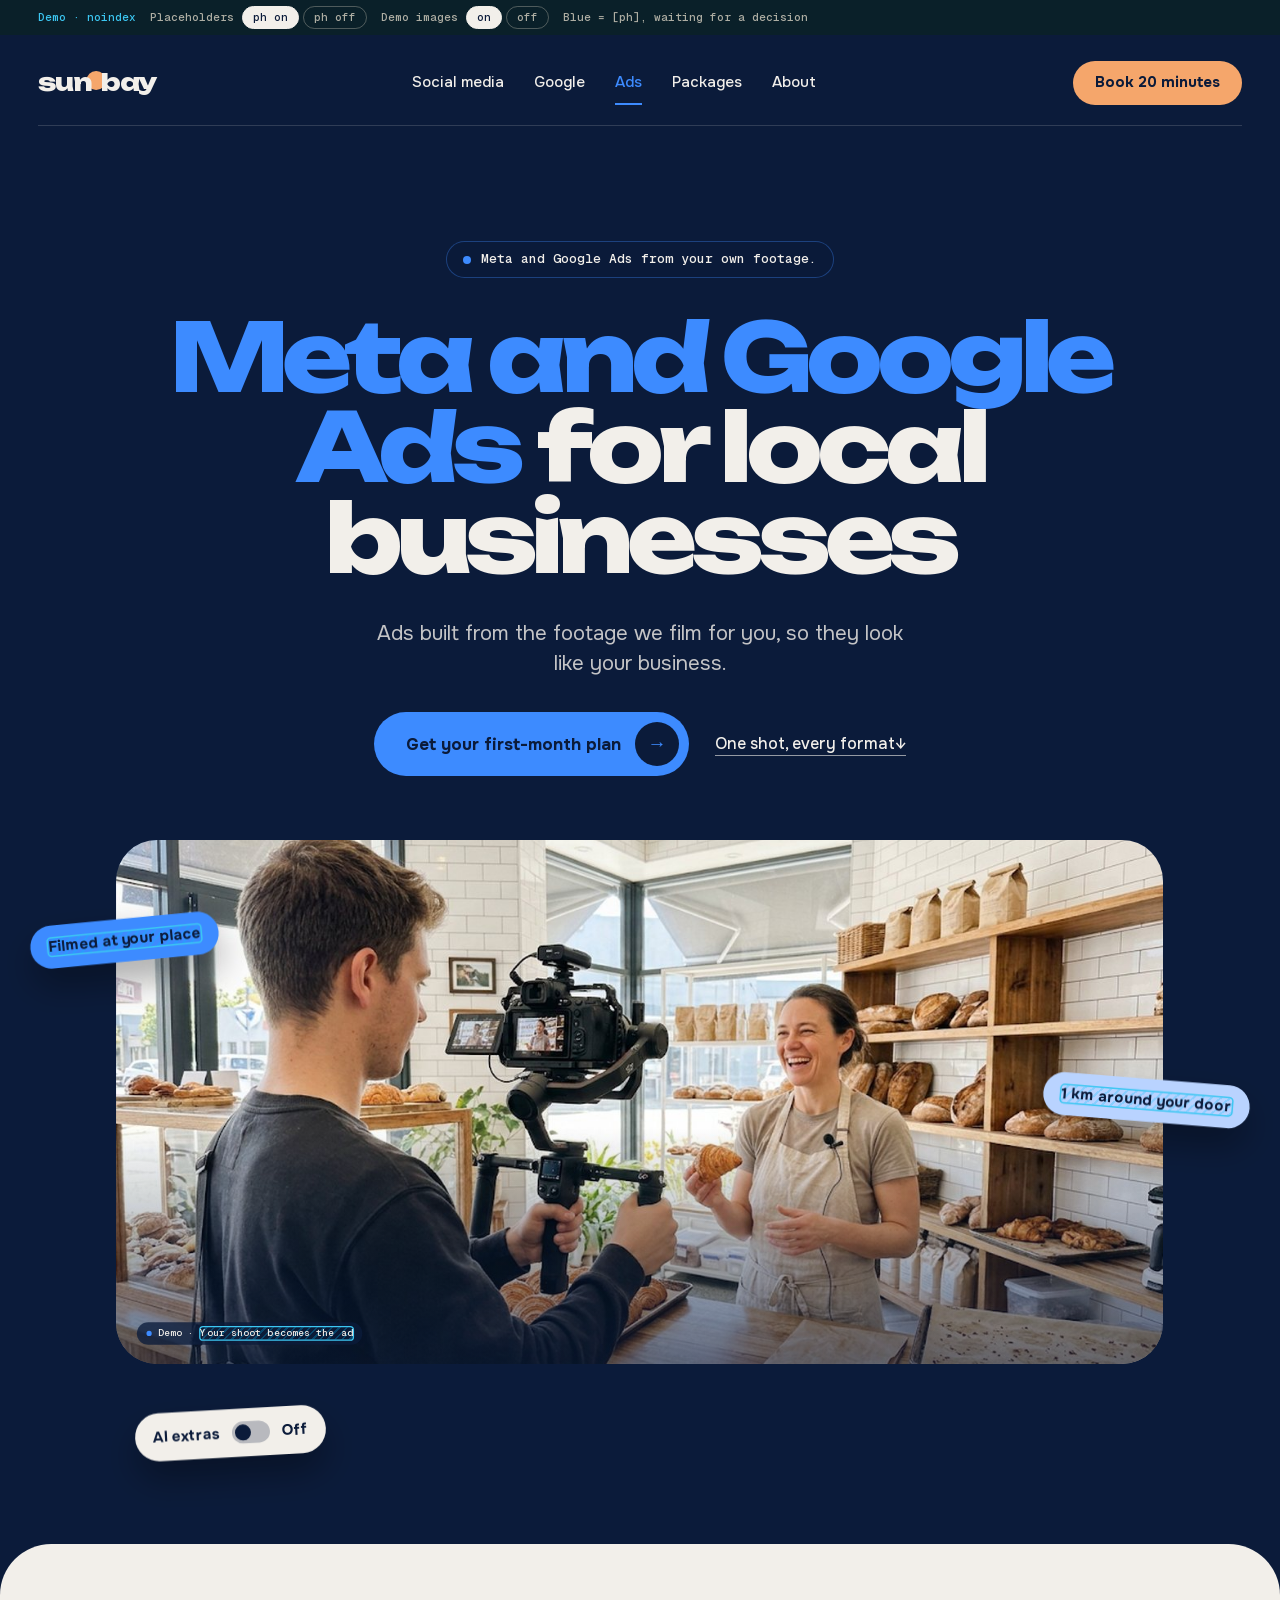
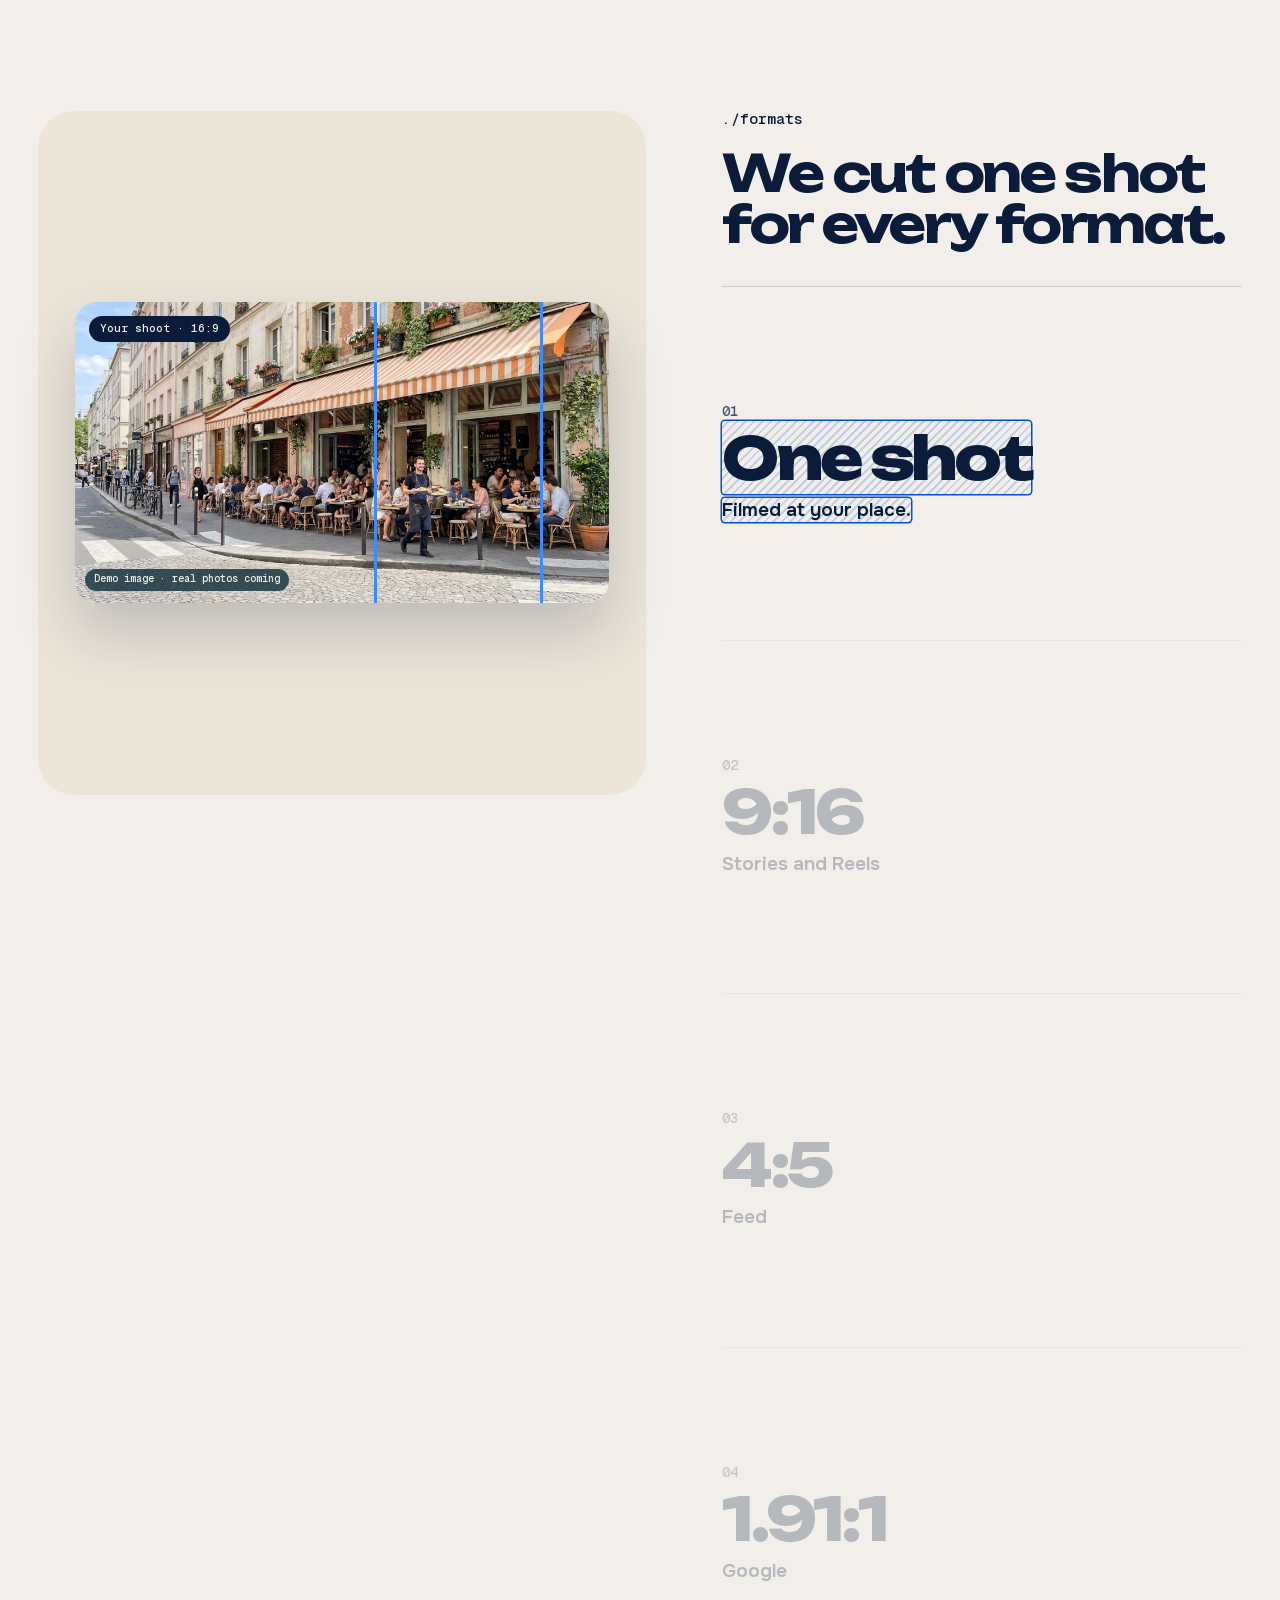
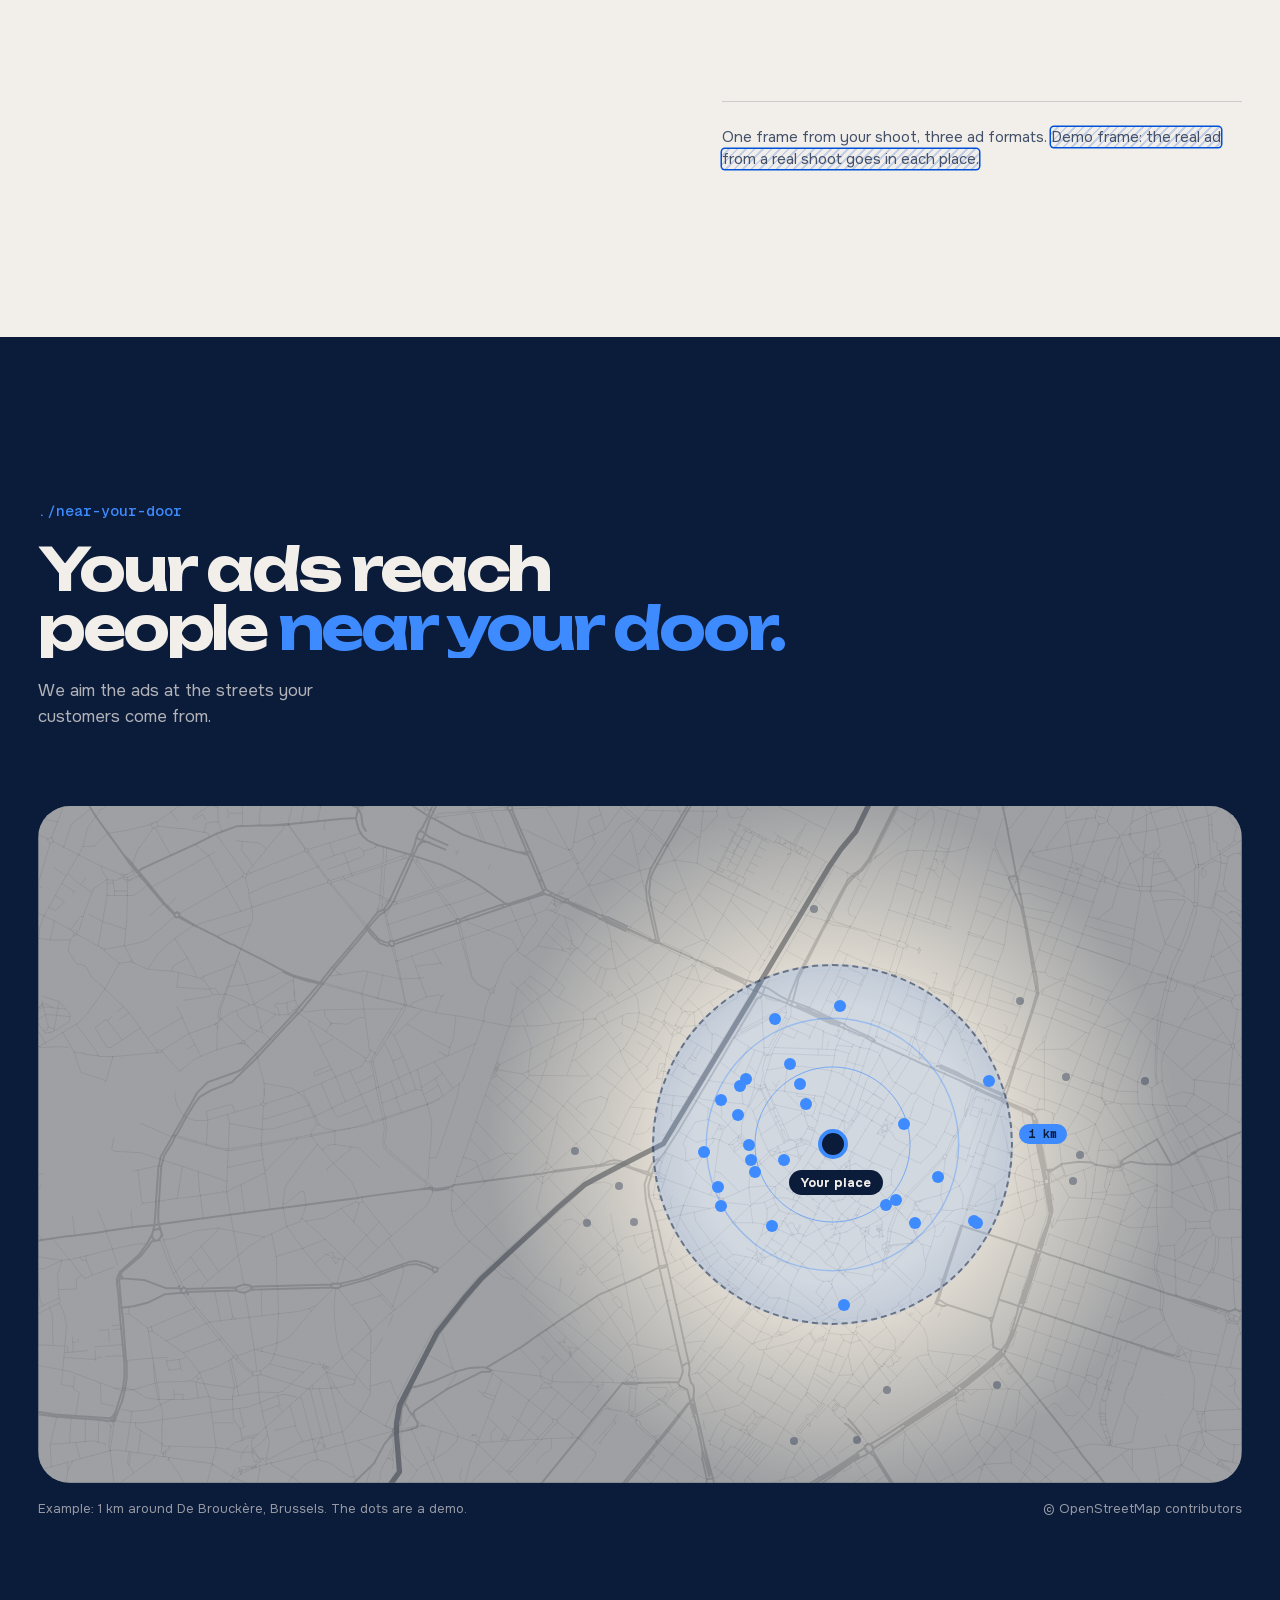
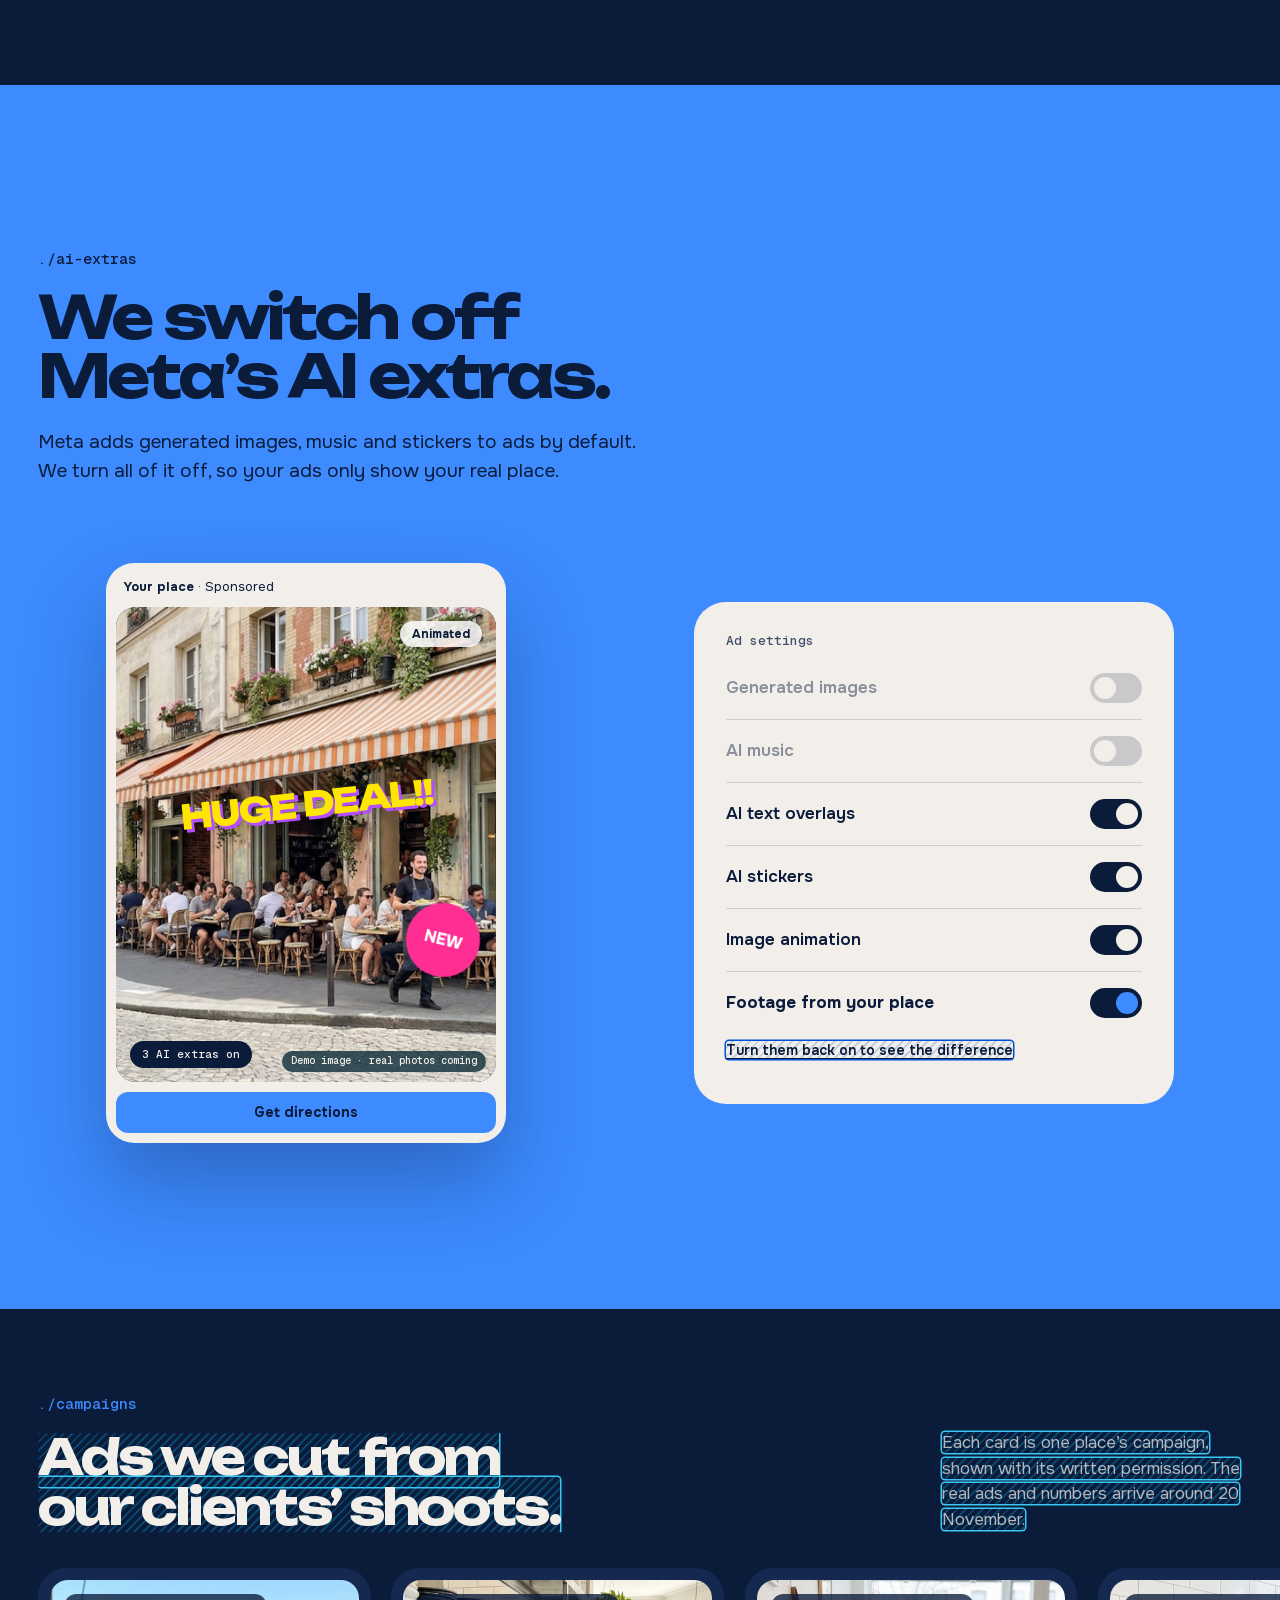
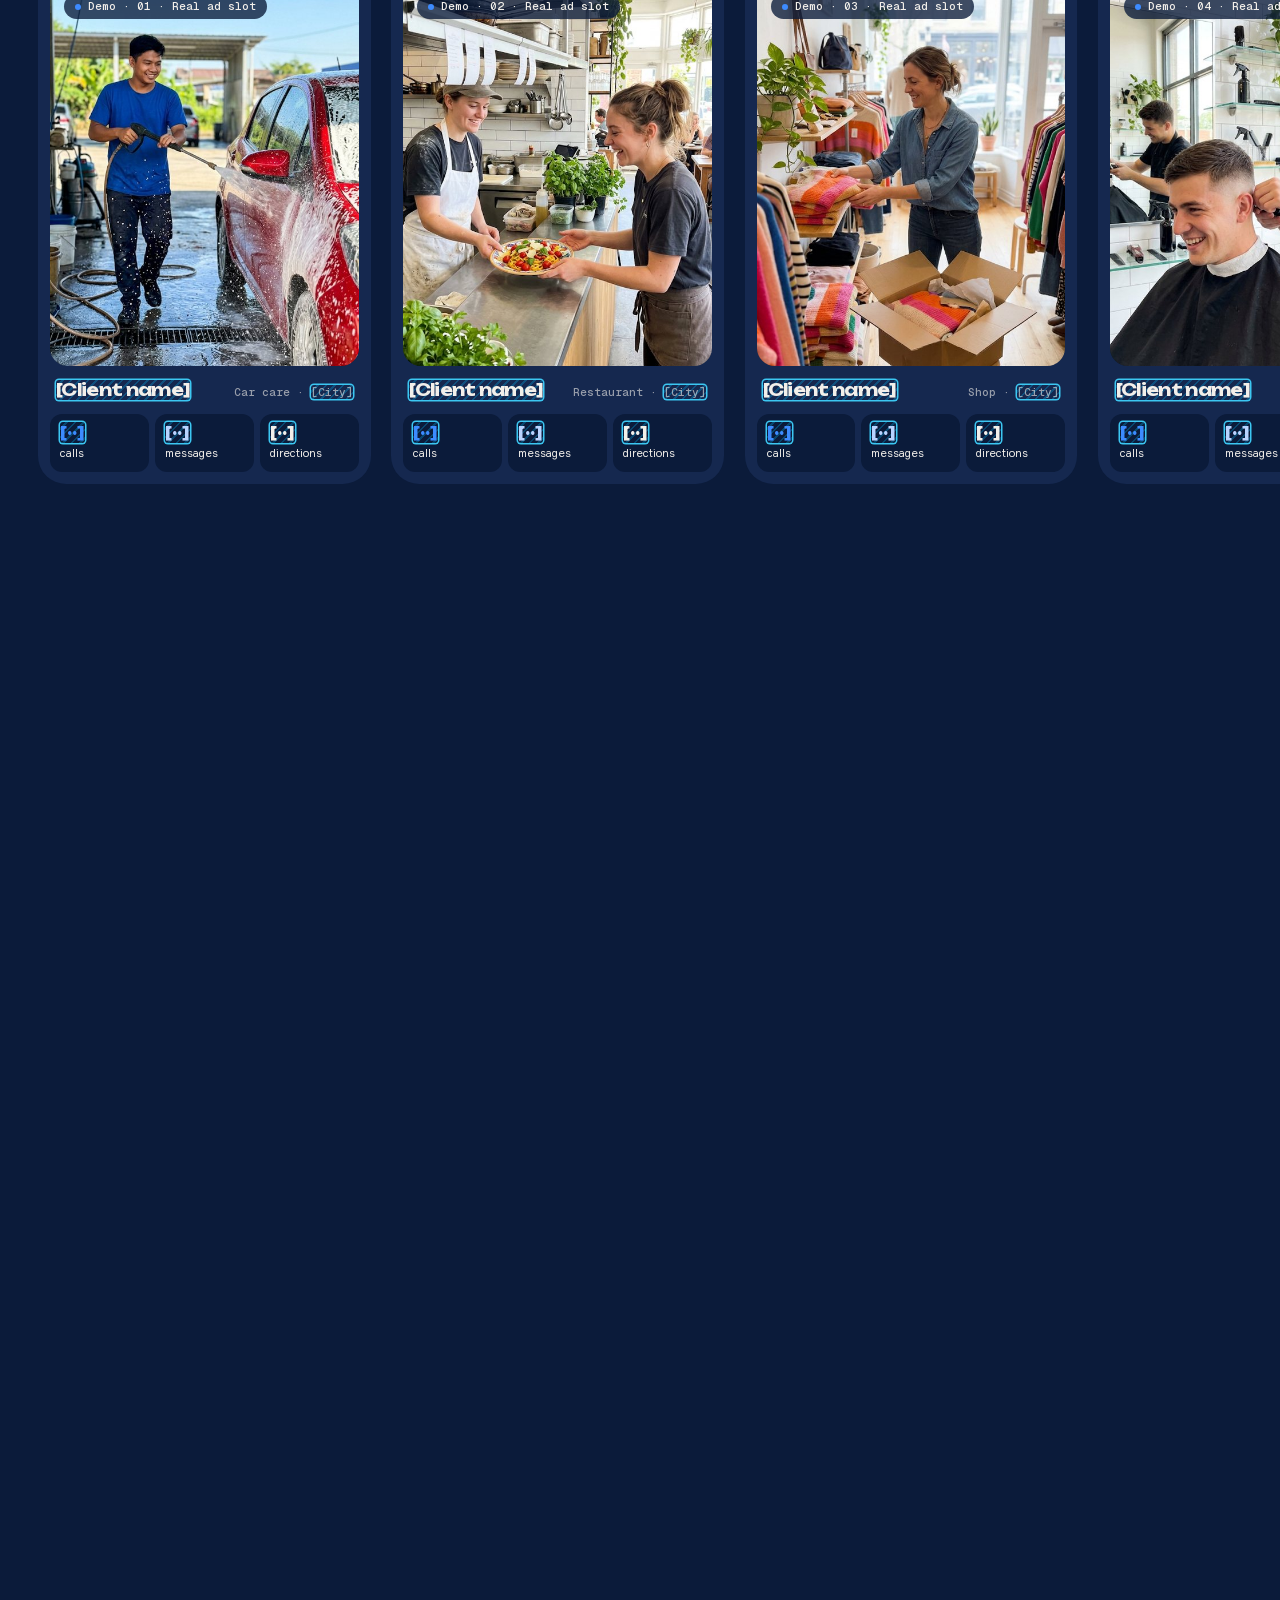
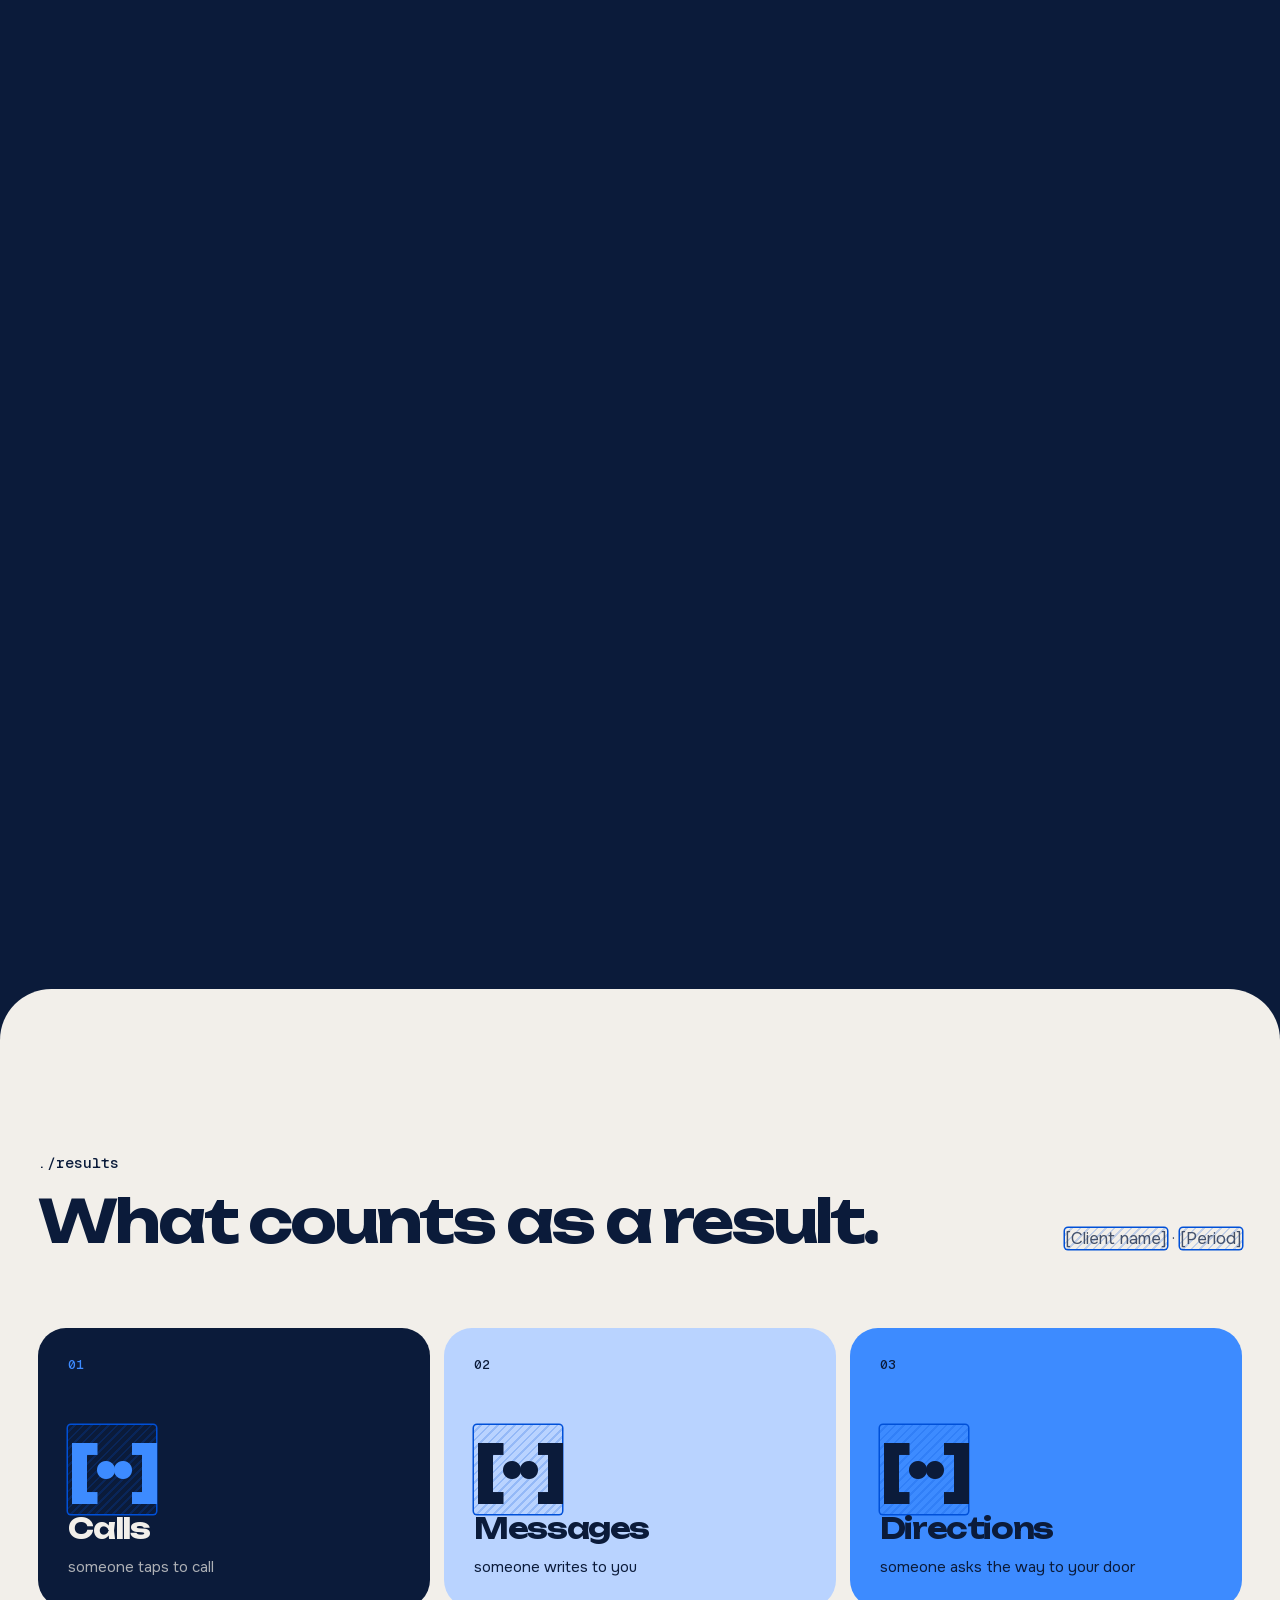
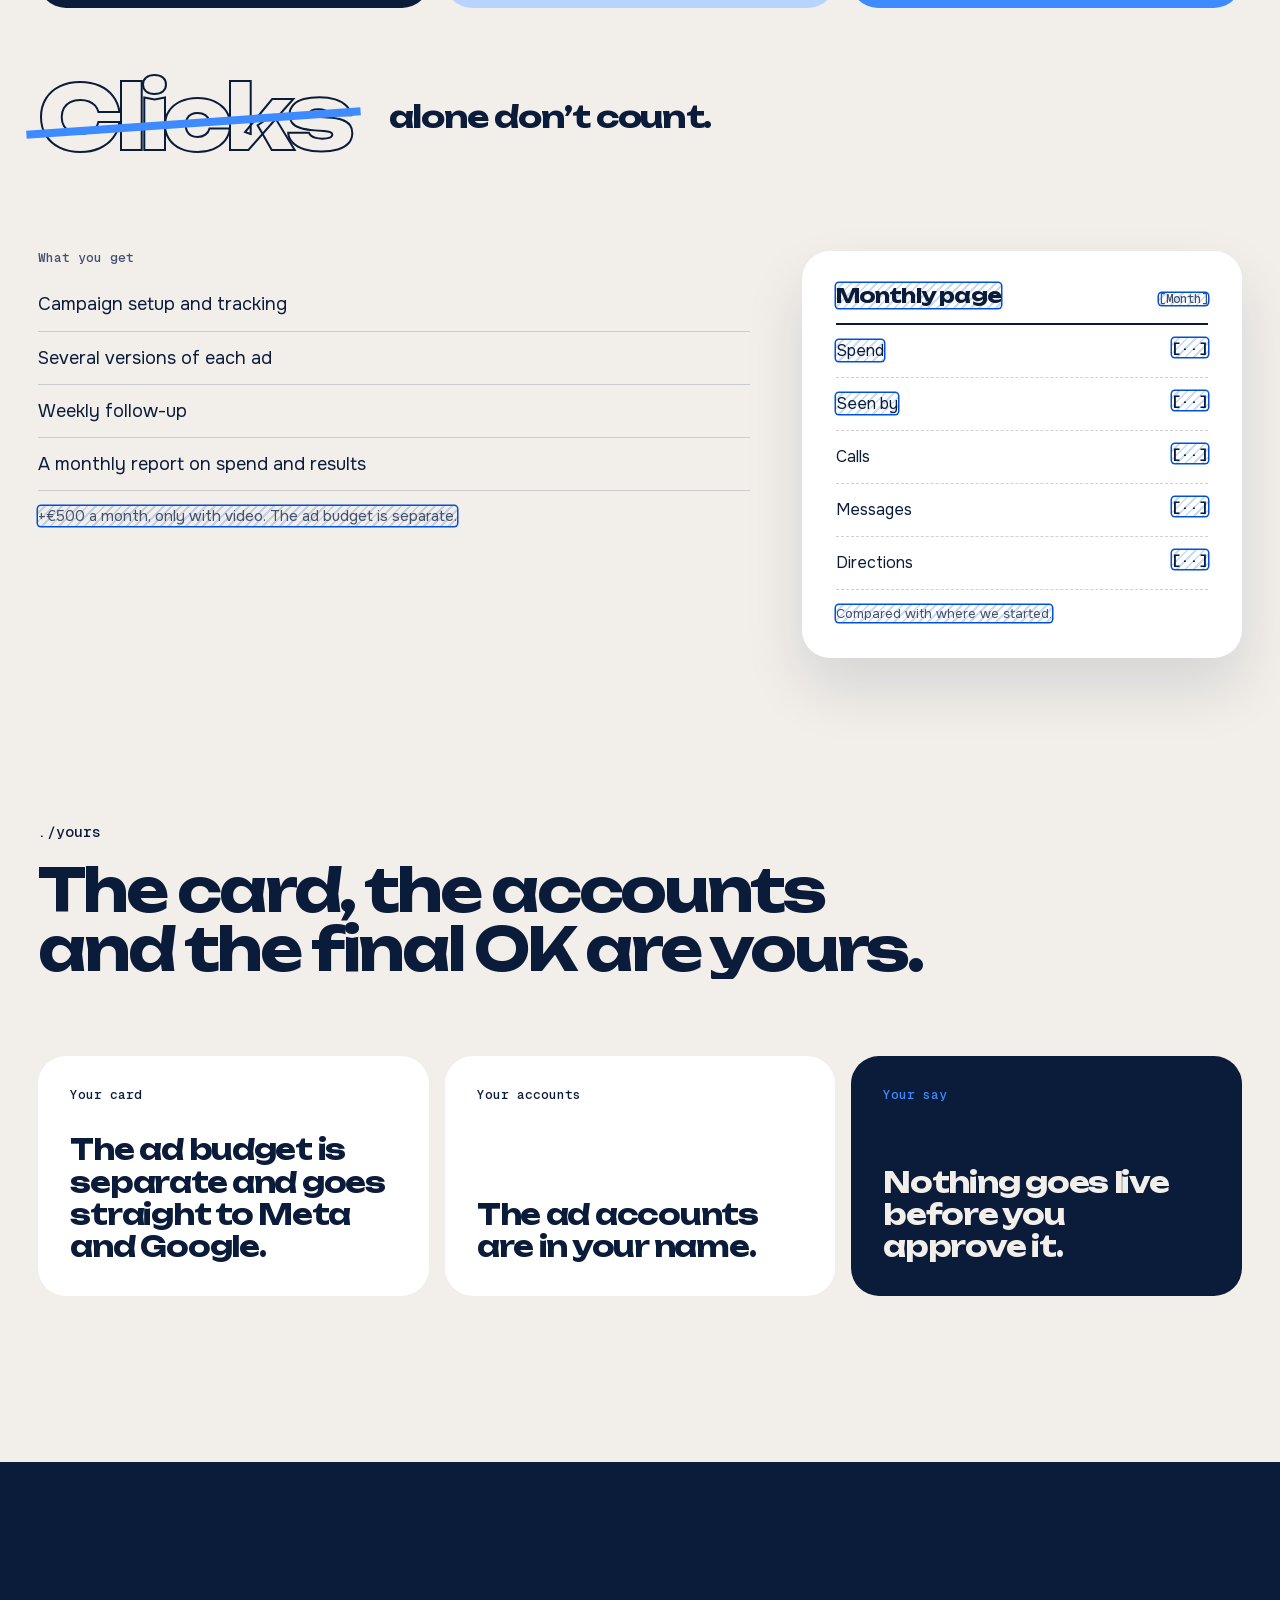
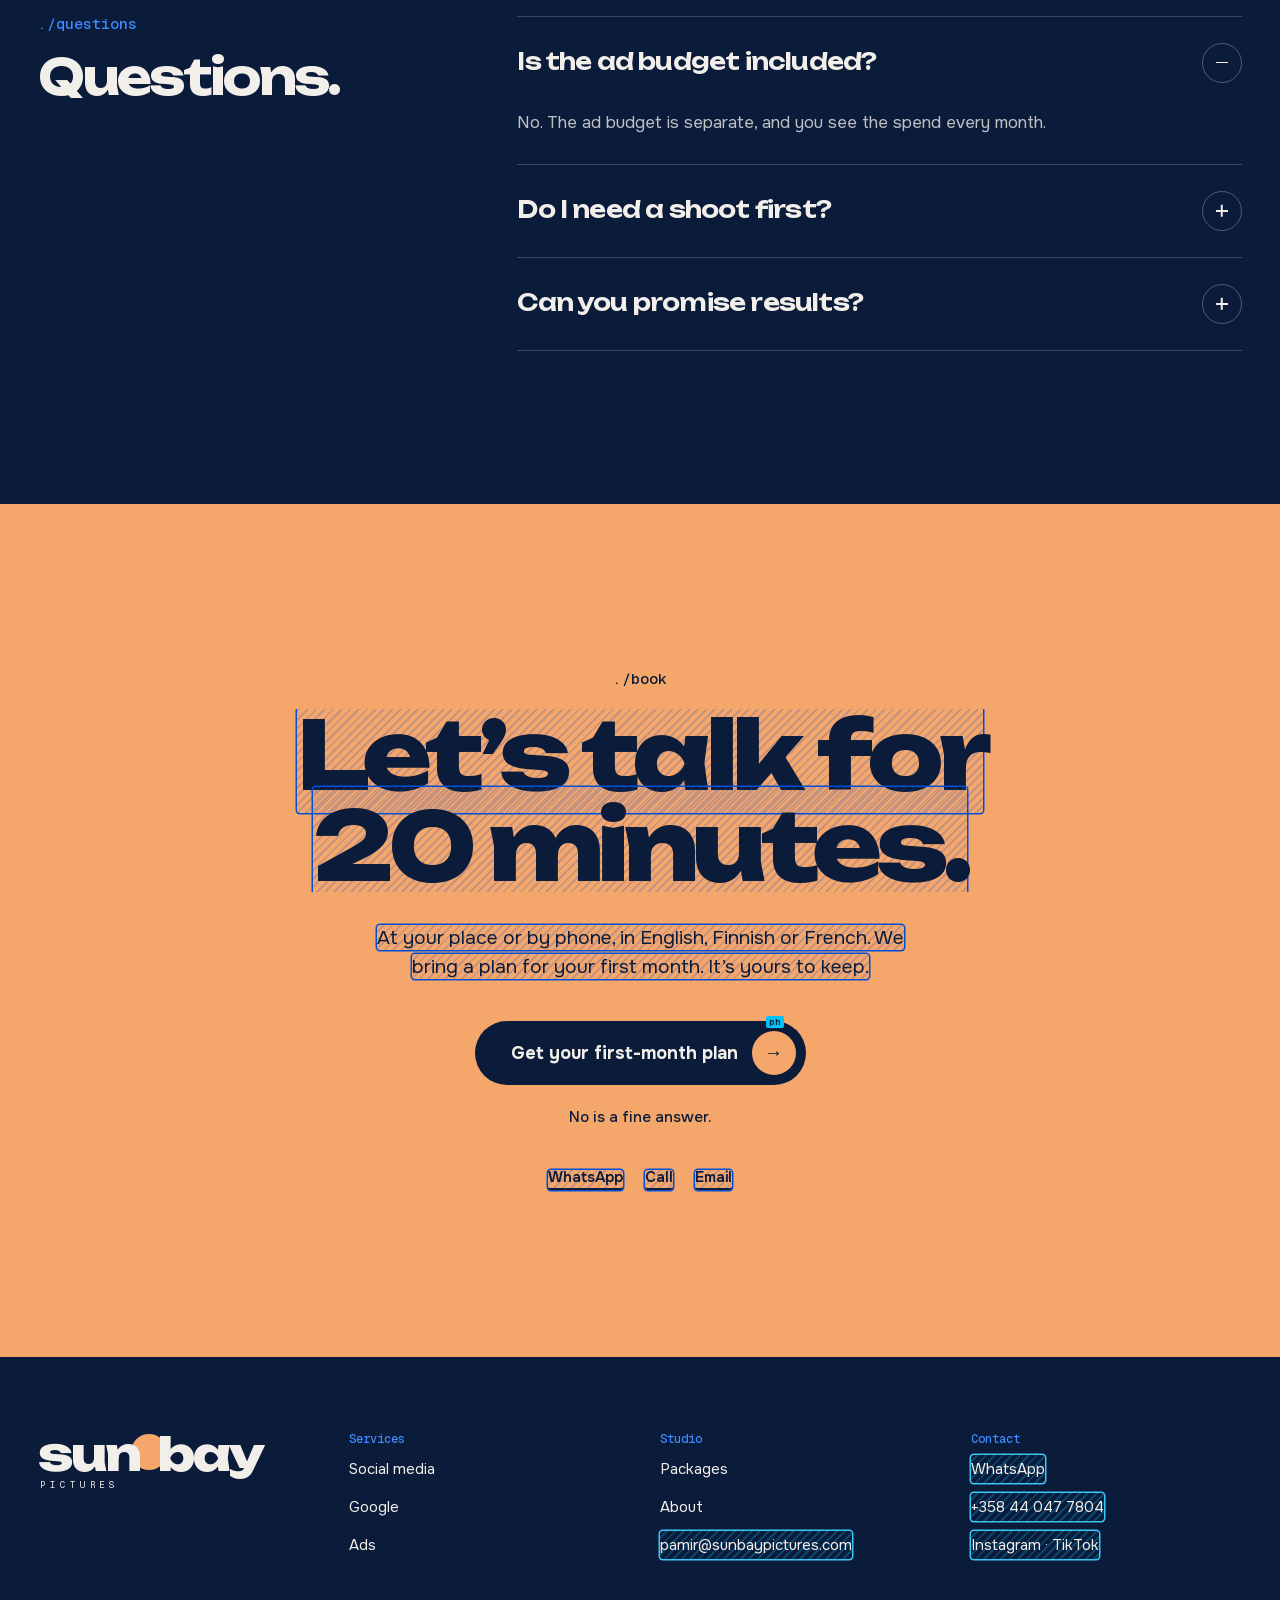
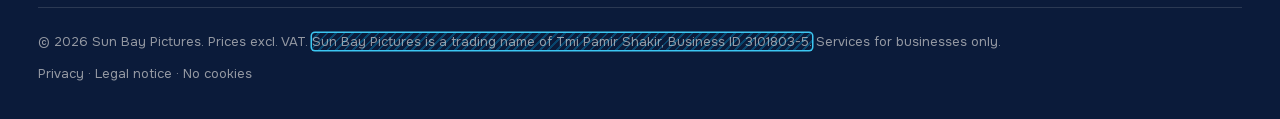
<file: en/ads/index.html>
<!doctype html>
<html lang="en">
<head>
<meta name="sb-root" content="../../">
<meta charset="utf-8">
<meta name="viewport" content="width=device-width, initial-scale=1, viewport-fit=cover">
<title>Meta and Google Ads for local businesses | Sun Bay Pictures</title>
<meta name="description" content="Meta and Google Ads for local businesses in Brussels, built from the footage we film at your place. You see the spend and the results every month.">
<meta name="robots" content="noindex">
<link rel="canonical" href="https://sunbaypictures.com/en/ads/">
<link rel="alternate" hreflang="en" href="https://sunbaypictures.com/en/ads/">
<link rel="alternate" hreflang="x-default" href="https://sunbaypictures.com/en/ads/">
<meta property="og:type" content="website">
<meta property="og:site_name" content="Sun Bay Pictures">
<meta property="og:locale" content="en_GB">
<meta property="og:title" content="Meta and Google Ads for local businesses | Sun Bay Pictures">
<meta property="og:description" content="Meta and Google Ads for local businesses in Brussels, built from the footage we film at your place. You see the spend and the results every month.">
<meta property="og:url" content="https://sunbaypictures.com/en/ads/">
<meta property="og:image" content="https://sunbaypictures.com/assets/img/og/ads-en.jpg">
<meta property="og:image:width" content="1200">
<meta property="og:image:height" content="630">
<meta name="twitter:card" content="summary_large_image">
<meta name="theme-color" content="#0B1B3A">
<link rel="icon" href="../../favicon.ico" sizes="any">
<link rel="icon" type="image/png" sizes="32x32" href="../../favicon-32.png">
<link rel="icon" type="image/png" sizes="16x16" href="../../favicon-16.png">
<link rel="apple-touch-icon" href="../../apple-touch-icon.png">
<link rel="stylesheet" href="../../assets/css/soul.css?v=1794164696">
<link rel="stylesheet" href="../../assets/css/sub.css?v=1794165478">
<script>(function(r){r.classList.add('js');var q=new URLSearchParams(location.search),v=q.get('ph');if(v==='on'||v==='off'){try{localStorage.setItem('sbp-ph',v)}catch(e){}}else{try{v=localStorage.getItem('sbp-ph')}catch(e){v=null}}if(v==='off')r.classList.add('ph-off');var d=q.get('demo');if(d==='on'||d==='off'){try{localStorage.setItem('sbp-demo',d)}catch(e){}}else{try{d=localStorage.getItem('sbp-demo')}catch(e){d=null}}if(d==='off')r.classList.add('demo-off');var calm=window.matchMedia&&matchMedia('(prefers-reduced-motion: reduce)').matches;if(!calm&&q.get('intro')!=='0')r.classList.add('intro');if(!calm){try{if(sessionStorage.getItem('sb-pt')){sessionStorage.removeItem('sb-pt');r.classList.add('pt-arrive')}}catch(e){}}})(document.documentElement)</script>
<script src="../../assets/js/soul.js?v=1794079978" defer></script>
<script src="../../assets/js/motion.js?v=1794011336" defer></script>
<script src="../../assets/js/analytics.js?v=1793366410" defer></script>
</head>
<body class="pg pg--ads">
<div class="pt" aria-hidden="true" style="--pt-a1:#F5A66B;--pt-a2:#3D8BFF;--pt-bg:#0B1B3A;--pt-fg:#F2EFEA;--pt-lc:#3D8BFF"><i class="pt__p pt__p--1"></i><i class="pt__p pt__p--2"></i><div class="pt__p pt__p--3"><div class="pt__in"><p class="pt__lab"><span>./ads</span></p><p class="pt__t"><span><span class="pt__w"><span class="pt__ch" style="--i:0">A</span><span class="pt__ch" style="--i:1">d</span><span class="pt__ch" style="--i:2">s</span></span><i class="pt__dot" style="--i:3"></i></span></p></div></div></div>
<script type="application/json" id="pt-map">{"index.html": {"lab": "home", "a1": "#BFD9E0", "a2": "#EEB04A", "bg": "#0F2E3A", "fg": "#EFE4D2", "lc": "#EEB04A", "t": "<span class=\"pt__logo\"><span class=\"sbl\" role=\"img\" aria-label=\"Sun Bay Pictures\"><span class=\"sbl__w\" aria-hidden=\"true\">sun<span class=\"sbl__gap\"><span class=\"sbl__sun\"><\/span><\/span>bay<\/span><\/span><\/span>"}, "en/social-media/index.html": {"lab": "social-media", "a1": "#FFC53D", "a2": "#FF7AB6", "bg": "#14162E", "fg": "#FFF3E3", "lc": "#FF7AB6", "t": "<span class=\"pt__w\"><span class=\"pt__ch\" style=\"--i:0\">S<\/span><span class=\"pt__ch\" style=\"--i:1\">o<\/span><span class=\"pt__ch\" style=\"--i:2\">c<\/span><span class=\"pt__ch\" style=\"--i:3\">i<\/span><span class=\"pt__ch\" style=\"--i:4\">a<\/span><span class=\"pt__ch\" style=\"--i:5\">l<\/span><\/span> <span class=\"pt__w\"><span class=\"pt__ch\" style=\"--i:6\">m<\/span><span class=\"pt__ch\" style=\"--i:7\">e<\/span><span class=\"pt__ch\" style=\"--i:8\">d<\/span><span class=\"pt__ch\" style=\"--i:9\">i<\/span><span class=\"pt__ch\" style=\"--i:10\">a<\/span><\/span><i class=\"pt__dot\" style=\"--i:11\"><\/i>"}, "en/google-business-profile/index.html": {"lab": "google", "a1": "#FFCB3D", "a2": "#A8D8F0", "bg": "#0D3B3E", "fg": "#F4F0E6", "lc": "#A8D8F0", "t": "<span class=\"pt__w\"><span class=\"pt__ch\" style=\"--i:0\">G<\/span><span class=\"pt__ch\" style=\"--i:1\">o<\/span><span class=\"pt__ch\" style=\"--i:2\">o<\/span><span class=\"pt__ch\" style=\"--i:3\">g<\/span><span class=\"pt__ch\" style=\"--i:4\">l<\/span><span class=\"pt__ch\" style=\"--i:5\">e<\/span><\/span><i class=\"pt__dot\" style=\"--i:6\"><\/i>"}, "en/ads/index.html": {"lab": "ads", "a1": "#F5A66B", "a2": "#3D8BFF", "bg": "#0B1B3A", "fg": "#F2EFEA", "lc": "#3D8BFF", "t": "<span class=\"pt__w\"><span class=\"pt__ch\" style=\"--i:0\">A<\/span><span class=\"pt__ch\" style=\"--i:1\">d<\/span><span class=\"pt__ch\" style=\"--i:2\">s<\/span><\/span><i class=\"pt__dot\" style=\"--i:3\"><\/i>"}, "en/packages/index.html": {"lab": "packages", "a1": "#F4B6C2", "a2": "#E8B04B", "bg": "#FFF6E8", "fg": "#12261E", "lc": "#12261E", "t": "<span class=\"pt__w\"><span class=\"pt__ch\" style=\"--i:0\">P<\/span><span class=\"pt__ch\" style=\"--i:1\">a<\/span><span class=\"pt__ch\" style=\"--i:2\">c<\/span><span class=\"pt__ch\" style=\"--i:3\">k<\/span><span class=\"pt__ch\" style=\"--i:4\">a<\/span><span class=\"pt__ch\" style=\"--i:5\">g<\/span><span class=\"pt__ch\" style=\"--i:6\">e<\/span><span class=\"pt__ch\" style=\"--i:7\">s<\/span><\/span><i class=\"pt__dot\" style=\"--i:8\"><\/i>"}, "en/about/index.html": {"lab": "about", "a1": "#E9B44C", "a2": "#F2B8B5", "bg": "#3B0F14", "fg": "#F6EDE4", "lc": "#F2B8B5", "t": "<span class=\"pt__w\"><span class=\"pt__ch\" style=\"--i:0\">A<\/span><span class=\"pt__ch\" style=\"--i:1\">b<\/span><span class=\"pt__ch\" style=\"--i:2\">o<\/span><span class=\"pt__ch\" style=\"--i:3\">u<\/span><span class=\"pt__ch\" style=\"--i:4\">t<\/span><\/span><i class=\"pt__dot\" style=\"--i:5\"><\/i>"}, "en/legal-notice/index.html": {"lab": "legal-notice", "a1": "#F4B6C2", "a2": "#E8B04B", "bg": "#12261E", "fg": "#F2EDE4", "lc": "#E8B04B", "t": "<span class=\"pt__w\"><span class=\"pt__ch\" style=\"--i:0\">L<\/span><span class=\"pt__ch\" style=\"--i:1\">e<\/span><span class=\"pt__ch\" style=\"--i:2\">g<\/span><span class=\"pt__ch\" style=\"--i:3\">a<\/span><span class=\"pt__ch\" style=\"--i:4\">l<\/span><\/span> <span class=\"pt__w\"><span class=\"pt__ch\" style=\"--i:5\">n<\/span><span class=\"pt__ch\" style=\"--i:6\">o<\/span><span class=\"pt__ch\" style=\"--i:7\">t<\/span><span class=\"pt__ch\" style=\"--i:8\">i<\/span><span class=\"pt__ch\" style=\"--i:9\">c<\/span><span class=\"pt__ch\" style=\"--i:10\">e<\/span><\/span><i class=\"pt__dot\" style=\"--i:11\"><\/i>"}, "en/privacy/index.html": {"lab": "privacy", "a1": "#F4B6C2", "a2": "#E8B04B", "bg": "#12261E", "fg": "#F2EDE4", "lc": "#E8B04B", "t": "<span class=\"pt__w\"><span class=\"pt__ch\" style=\"--i:0\">P<\/span><span class=\"pt__ch\" style=\"--i:1\">r<\/span><span class=\"pt__ch\" style=\"--i:2\">i<\/span><span class=\"pt__ch\" style=\"--i:3\">v<\/span><span class=\"pt__ch\" style=\"--i:4\">a<\/span><span class=\"pt__ch\" style=\"--i:5\">c<\/span><span class=\"pt__ch\" style=\"--i:6\">y<\/span><\/span><i class=\"pt__dot\" style=\"--i:7\"><\/i>"}}</script>
<a class="skip" href="#main">Skip to content</a>
<div class="demobar" role="region" aria-label="Demo controls">
  <span class="demobar__tag">Demo<span class="demobar__long"> · noindex</span></span>
  <div class="demobar__group"><span class="demobar__label">Placeholders</span>
    <button type="button" data-set="ph" data-val="on" aria-pressed="false">ph on</button>
    <button type="button" data-set="ph" data-val="off" aria-pressed="false">ph off</button>
  </div>
  <div class="demobar__group"><span class="demobar__label">Demo images</span>
    <button type="button" data-set="demo" data-val="on" aria-pressed="false">on</button>
    <button type="button" data-set="demo" data-val="off" aria-pressed="false">off</button>
  </div>
  <span class="demobar__hint">Blue = [ph], waiting for a decision</span>
</div>
<div class="progress" data-progress aria-hidden="true"></div>
<header class="sptop" id="top">
<div class="spnav-wrap navbox"><div class="navfloat">
  <nav class="spnav" aria-label="Main">
    <span class="nav__bg" aria-hidden="true"><i class="nav__bgl"></i><i class="nav__bgr"></i></span>
    <a class="spnav__brand" href="../../index.html"><span class="sbl" role="img" aria-label="Sun Bay Pictures"><span class="sbl__w" aria-hidden="true">sun<span class="sbl__gap"><span class="sbl__sun"></span></span>bay</span></span><span class="sbi" aria-hidden="true">sb<i class="sbi__dot"></i></span></a>
    <div class="spnav__links"><a href="../social-media/index.html">Social media</a><a href="../google-business-profile/index.html">Google</a><a href="index.html" aria-current="page">Ads</a><a href="../packages/index.html">Packages</a><a href="../about/index.html">About</a></div>
    <a class="spnav__book" href="#book" data-track="to-book" data-track-place="nav">Book 20 minutes</a>
    <button class="nav__menu spnav__menu" type="button" aria-expanded="false" aria-controls="menu" data-open="Menu" data-close="Close">Menu</button>
  </nav>
  <div class="menu spmenu" id="menu" hidden>
    <a href="../social-media/index.html">Social media</a>
    <a href="../google-business-profile/index.html">Google</a>
    <a href="index.html" aria-current="page">Ads</a>
    <a href="../packages/index.html">Packages</a>
    <a href="../about/index.html">About</a>
    <a class="spmenu__book" href="#book">Get your first-month plan</a>
  </div>
</div></div>
<div class="ah2">
  <div class="ah2__text">
    <p class="spchip" data-reveal="fade"><span aria-hidden="true"></span>Meta and Google Ads from your own footage.</p>
    <h1 class="ah2__h" data-reveal="mask" data-delay=".05"><em>Meta and Google Ads</em> for local businesses</h1>
    <p class="ah2__p" data-reveal="up" data-delay=".2">Ads built from the footage we film for you, so they look like your business.</p>
    <div class="ah2__cta" data-reveal="up" data-delay=".3"><a class="btn btn--hi btn--hero" href="#book" data-track="to-book" data-track-place="hero">Get your first-month plan</a><a class="sp-textlink" href="#formats">One shot, every format <span aria-hidden="true">↓</span></a></div>
  </div>
  <div class="ah2__stage">
    <div class="ah2__media" data-grow="28"><figure class="slot slot--video slot--real slot--demo slot--hasdemo" style="--r:16/8"><video data-src="../../assets/media/shoot-day.mp4?v=1793474280" poster="../../assets/media/shoot-day.jpg?v=1793474276" muted loop playsinline preload="none" aria-hidden="true"></video><span class="stag"><i aria-hidden="true"></i>Demo · <span class="ph">Your shoot becomes the ad</span></span><span class="slot__tpl"><span class="slot__mark"></span><span class="slot__say"><span>Real video coming · 16:8</span></span><span class="stag"><i aria-hidden="true"></i><span class="ph">Your shoot becomes the ad</span></span></span></figure></div>
    <div class="ah2__pill ah2__pill--1" data-float="1"><span><span class="ph">Filmed at your place</span></span></div><div class="ah2__pill ah2__pill--2" data-float="2.6"><span><span class="ph">1 km around your door</span></span></div><div class="ah2__pill ah2__pill--3" data-float="4.1"><span>AI extras<i aria-hidden="true"><b></b></i>Off</span></div>
  </div>
</div>
</header>
<main id="main">
<section class="sp sp--light sp--round afs" id="formats" aria-labelledby="formats-h">
  <div class="sp__in afs__grid" data-steps="swap">
    <div class="afs__stage"><div class="afs__part afs__part--shot" data-part="shot"><div class="afs__shot"><figure class="slot slot--photo slot--real slot--hasdemo" style="--r:16/9"><img src="../../assets/media/one-frame.jpg?v=1793474267" alt="One wide frame from a real shoot" loading="lazy" decoding="async"><small class="demo-tag">Demo image<em> · real photos coming</em></small><span class="slot__tpl"><span class="slot__mark"></span><span class="slot__say"><span>Real photo coming · 16:9</span><b>One wide frame from a real shoot</b></span></span></figure><span class="afs__crop" aria-hidden="true"></span><span class="afs__tag">Your shoot · 16:9</span></div></div><div class="afs__part" data-part="story"><div class="afs__phone"><div class="afs__screen"><figure class="slot slot--any slot--real slot--demo slot--hasdemo" style="--r:9/16"><img src="../../assets/media/one-frame.jpg?v=1793474267" alt="" loading="lazy" decoding="async"><span class="slot__tpl"><span class="slot__mark"></span><span class="slot__say"><span>Real video or photo coming · 9:16</span></span></span></figure><span class="afs__bars" aria-hidden="true"><i></i><i></i></span><p class="afs__who"><b><span class="ph">[Client name]</span></b> · Sponsored</p><span class="afs__cta">Get directions</span></div></div></div><div class="afs__part" data-part="feed"><div class="afs__post"><p class="afs__head"><i aria-hidden="true"></i><span><b><span class="ph">[Client name]</span></b><small>Sponsored</small></span></p><figure class="slot slot--any slot--real slot--demo slot--hasdemo" style="--r:4/5"><img src="../../assets/media/one-frame.jpg?v=1793474267" alt="" loading="lazy" decoding="async"><span class="slot__tpl"><span class="slot__mark"></span><span class="slot__say"><span>Real video or photo coming · 4:5</span></span></span></figure><p class="afs__bar"><span>Send message</span><span aria-hidden="true">›</span></p></div></div><div class="afs__part" data-part="google"><div class="afs__gad"><figure class="slot slot--any slot--real slot--demo slot--hasdemo" style="--r:1.91/1"><img src="../../assets/media/one-frame.jpg?v=1793474267" alt="" loading="lazy" decoding="async"><span class="slot__tpl"><span class="slot__mark"></span><span class="slot__say"><span>Real video or photo coming · 1.91:1</span></span></span></figure><p class="afs__gline"><span><small>Ad · <span class="ph">[Client name]</span></small><b><span class="ph">Your place, near you</span></b></span><span class="afs__call">Call</span></p></div></div></div>
    <div class="afs__text">
      <p class="sp-label">./formats</p>
      <h2 class="sp-h2 afs__h" id="formats-h">We cut one shot for every format.</h2>
      <div class="afs__step" data-step="shot"><span class="afs__no">01</span><b class="afs__ratio"><span class="ph">One shot</span></b><span class="afs__where"><span class="ph">Filmed at your place.</span></span></div><div class="afs__step" data-step="story"><span class="afs__no">02</span><b class="afs__ratio">9:16</b><span class="afs__where">Stories and Reels</span></div><div class="afs__step" data-step="feed"><span class="afs__no">03</span><b class="afs__ratio">4:5</b><span class="afs__where">Feed</span></div><div class="afs__step" data-step="google"><span class="afs__no">04</span><b class="afs__ratio">1.91:1</b><span class="afs__where">Google</span></div>
      <p class="afs__note">One frame from your shoot, three ad formats. <span class="ph">Demo frame: the real ad from a real shoot goes in each place.</span></p>
    </div>
  </div>
</section>

<section class="sp sp--dark" id="near" aria-labelledby="near-h">
  <div class="sp__in">
    <div class="sp-head"><div class="sp-head__main"><p class="sp-label" data-reveal="fade">./near-your-door</p><h2 class="sp-h2" id="near-h" data-reveal="mask">Your ads reach people <em>near your door.</em></h2></div><p class="sp-side" data-reveal="up">We aim the ads at the streets your customers come from.</p></div>
    <figure class="anear" data-reveal="curtain">
      <img src="../../assets/img/map-brussels.svg" alt="" width="1600" height="900" loading="lazy" decoding="async">
      <span class="anear__shade" aria-hidden="true"></span><span class="anear__rings" aria-hidden="true"><span class="anear__ring" data-pulse="0"></span><span class="anear__ring" data-pulse=".33"></span><span class="anear__ring" data-pulse=".66"></span><span class="anear__zone"></span></span>
      <span class="anear__dots" aria-hidden="true"><span class="anear__dot is-in" data-reveal="scale" data-delay="0.43" style="left:55.35%;top:51.14%"></span><span class="anear__dot is-in" data-reveal="scale" data-delay="0.28" style="left:71.27%;top:58.31%"></span><span class="anear__dot is-in" data-reveal="scale" data-delay="0.41" style="left:56.50%;top:56.30%"></span><span class="anear__dot is-in" data-reveal="scale" data-delay="0.53" style="left:77.76%;top:61.27%"></span><span class="anear__dot is-in" data-reveal="scale" data-delay="0.37" style="left:58.27%;top:41.34%"></span><span class="anear__dot is-in" data-reveal="scale" data-delay="0.50" style="left:63.30%;top:71.90%"></span><span class="anear__dot is-in" data-reveal="scale" data-delay="0.16" style="left:63.83%;top:44.13%"></span><span class="anear__dot is-in" data-reveal="scale" data-delay="0.28" style="left:59.09%;top:50.11%"></span><span class="anear__dot is-in" data-reveal="scale" data-delay="0.23" style="left:63.33%;top:41.11%"></span><span class="anear__dot is-in" data-reveal="scale" data-delay="0.40" style="left:56.76%;top:43.44%"></span><span class="anear__dot is-in" data-reveal="scale" data-delay="0.13" style="left:67.43%;top:55.08%"></span><span class="anear__dot is-in" data-reveal="scale" data-delay="0.56" style="left:79.02%;top:40.68%"></span><span class="anear__dot is-in" data-reveal="scale" data-delay="0.38" style="left:72.89%;top:61.63%"></span><span class="anear__dot is-in" data-reveal="scale" data-delay="0.25" style="left:71.96%;top:46.97%"></span><span class="anear__dot is-in" data-reveal="scale" data-delay="0.42" style="left:56.76%;top:59.14%"></span><span class="anear__dot is-in" data-reveal="scale" data-delay="0.30" style="left:62.44%;top:38.15%"></span><span class="anear__dot is-in" data-reveal="scale" data-delay="0.57" style="left:72.79%;top:72.10%"></span><span class="anear__dot is-in" data-reveal="scale" data-delay="0.27" style="left:59.52%;top:54.10%"></span><span class="anear__dot is-in" data-reveal="scale" data-delay="0.33" style="left:58.16%;top:45.75%"></span><span class="anear__dot is-in" data-reveal="scale" data-delay="0.50" style="left:73.13%;top:68.33%"></span><span class="anear__dot is-in" data-reveal="scale" data-delay="0.34" style="left:60.97%;top:62.05%"></span><span class="anear__dot is-in" data-reveal="scale" data-delay="0.55" style="left:78.03%;top:61.71%"></span><span class="anear__dot is-in" data-reveal="scale" data-delay="0.54" style="left:66.95%;top:73.79%"></span><span class="anear__dot is-in" data-reveal="scale" data-delay="0.28" style="left:59.19%;top:52.26%"></span><span class="anear__dot is-in" data-reveal="scale" data-delay="0.36" style="left:58.79%;top:40.31%"></span><span class="anear__dot is-in" data-reveal="scale" data-delay="0.46" style="left:66.64%;top:29.54%"></span><span class="anear__dot is-in" data-reveal="scale" data-delay="0.27" style="left:70.43%;top:59.05%"></span><span class="anear__dot is-in" data-reveal="scale" data-delay="0.17" style="left:61.93%;top:52.34%"></span><span class="anear__dot is-in" data-reveal="scale" data-delay="0.37" style="left:74.74%;top:54.80%"></span><span class="anear__dot is-in" data-reveal="scale" data-delay="0.46" style="left:61.18%;top:31.49%"></span><span class="anear__dot" data-reveal="scale" data-delay="0.88" style="left:85.42%;top:40.00%"></span><span class="anear__dot" data-reveal="scale" data-delay="1.04" style="left:44.60%;top:51.01%"></span><span class="anear__dot" data-reveal="scale" data-delay="0.81" style="left:45.61%;top:61.61%"></span><span class="anear__dot" data-reveal="scale" data-delay="0.75" style="left:68.05%;top:93.64%"></span><span class="anear__dot" data-reveal="scale" data-delay="1.04" style="left:62.83%;top:93.87%"></span><span class="anear__dot" data-reveal="scale" data-delay="1.04" style="left:92.01%;top:40.67%"></span><span class="anear__dot" data-reveal="scale" data-delay="0.92" style="left:65.61%;top:8.13%"></span><span class="anear__dot" data-reveal="scale" data-delay="0.84" style="left:85.97%;top:55.42%"></span><span class="anear__dot" data-reveal="scale" data-delay="0.97" style="left:70.55%;top:86.37%"></span><span class="anear__dot" data-reveal="scale" data-delay="1.08" style="left:64.43%;top:15.22%"></span><span class="anear__dot" data-reveal="scale" data-delay="0.93" style="left:86.56%;top:51.61%"></span><span class="anear__dot" data-reveal="scale" data-delay="1.10" style="left:49.46%;top:61.42%"></span><span class="anear__dot" data-reveal="scale" data-delay="0.93" style="left:41.01%;top:62.54%"></span><span class="anear__dot" data-reveal="scale" data-delay="1.02" style="left:48.23%;top:56.22%"></span><span class="anear__dot" data-reveal="scale" data-delay="0.71" style="left:81.56%;top:28.86%"></span><span class="anear__dot" data-reveal="scale" data-delay="0.98" style="left:79.69%;top:85.58%"></span></span>
      <span class="anear__pin" aria-hidden="true"></span><span class="anear__name">Your place</span><span class="anear__km">1 km</span>
    </figure>
    <p class="anear__cap"><span>Example: 1 km around De Brouckère, Brussels. The dots are a demo.</span><span>© OpenStreetMap contributors</span></p>
  </div>
</section>

<section class="sp sp--acc" id="ai-extras" aria-labelledby="ai-extras-h">
  <div class="sp__in">
    <p class="sp-label" data-reveal="fade">./ai-extras</p>
    <h2 class="sp-h2 aifx__h" id="ai-extras-h" data-reveal="mask">We switch off Meta’s AI extras.</h2>
    <p class="aifx__p" data-reveal="up">Meta adds generated images, music and stickers to ads by default. We turn all of it off, so your ads only show your real place.</p>
    <div class="aifx" data-aifx data-on="{n} AI extras on"><div class="aifx__ad" data-reveal="scale"><p class="aifx__top"><b>Your place</b> · Sponsored</p><div class="aifx__pic"><figure class="slot slot--photo slot--real slot--hasdemo" style="--r:4/5"><img src="../../assets/media/one-frame.jpg?v=1793474267" alt="One wide frame from a real shoot" loading="lazy" decoding="async"><small class="demo-tag">Demo image<em> · real photos coming</em></small><span class="slot__tpl"><span class="slot__mark"></span><span class="slot__say"><span>Real photo coming · 4:5</span><b>One wide frame from a real shoot</b></span></span></figure><span class="aifx__layer" aria-hidden="true"><span class="aifx__fx aifx__wash" data-fx="0"></span><span class="aifx__fx aifx__music" data-fx="1">♪ AI music</span><span class="aifx__fx aifx__deal" data-fx="2">HUGE DEAL!!</span><span class="aifx__fx aifx__new" data-fx="3">NEW</span><span class="aifx__fx aifx__anim" data-fx="4">Animated</span></span><span class="aifx__state"><span data-fx-on hidden></span><span data-fx-clean><span class="ph">Only your real place</span></span></span></div><p class="aifx__cta">Get directions</p></div><div class="aifx__panel" data-reveal="up"><p class="aifx__head">Ad settings</p><button class="aifx__sw" type="button" aria-pressed="false" data-sw="0"><span>Generated images</span><i class="aifx__t" aria-hidden="true"><b></b></i></button><button class="aifx__sw" type="button" aria-pressed="false" data-sw="1"><span>AI music</span><i class="aifx__t" aria-hidden="true"><b></b></i></button><button class="aifx__sw" type="button" aria-pressed="false" data-sw="2"><span>AI text overlays</span><i class="aifx__t" aria-hidden="true"><b></b></i></button><button class="aifx__sw" type="button" aria-pressed="false" data-sw="3"><span>AI stickers</span><i class="aifx__t" aria-hidden="true"><b></b></i></button><button class="aifx__sw" type="button" aria-pressed="false" data-sw="4"><span>Image animation</span><i class="aifx__t" aria-hidden="true"><b></b></i></button><p class="aifx__keep"><span>Footage from your place</span><i class="aifx__t is-on" aria-hidden="true"><b></b></i></p><button class="aifx__replay js-only" type="button" data-replay><span class="ph">Turn them back on to see the difference</span></button></div></div>
  </div>
</section>

<section class="sp sp--dark hs acamps" id="campaigns" aria-labelledby="campaigns-h" data-hscroll>
  <div class="hs__pin">
    <div class="sp__in hs__head"><div class="sp-head"><div class="sp-head__main"><p class="sp-label" data-reveal="fade">./campaigns</p><h2 class="sp-h2" id="campaigns-h" data-reveal="mask"><span class="ph">Ads we cut from our clients’ shoots.</span></h2></div><p class="sp-side" data-reveal="up"><span class="ph">Each card is one place’s campaign, shown with its written permission. The real ads and numbers arrive around 20 November.</span></p></div></div>
    <div class="hs__view" data-scroll-row><div class="hs__track" data-track><article class="acamp"><div class="acamp__media"><figure class="slot slot--any slot--real slot--demo slot--hasdemo" style="--r:4/5"><img src="../../assets/media/reel-carcare.jpg?v=1793474272" alt="" loading="lazy" decoding="async"><span class="stag"><i aria-hidden="true"></i>Demo · 01 · Real ad slot</span><span class="slot__tpl"><span class="slot__mark"></span><span class="slot__say"><span>Real video or photo coming · 4:5</span></span><span class="stag"><i aria-hidden="true"></i>01 · Real ad slot</span></span></figure></div><p class="acamp__name"><span class="ph">[Client name]</span><span>Car care · <span class="ph">[City]</span></span></p><p class="acamp__nums"><span class="acamp__n"><b class="acamp__b--acc"><span class="ph">[··]</span></b>calls</span><span class="acamp__n"><b class="acamp__b--acc2"><span class="ph">[··]</span></b>messages</span><span class="acamp__n"><b class="acamp__b--plain"><span class="ph">[··]</span></b>directions</span></p></article><article class="acamp"><div class="acamp__media"><figure class="slot slot--any slot--real slot--demo slot--hasdemo" style="--r:4/5"><video data-src="../../assets/media/reel-restaurant.mp4?v=1794007521" poster="../../assets/media/reel-restaurant.jpg?v=1793474268" muted loop playsinline preload="none" aria-hidden="true"></video><span class="stag"><i aria-hidden="true"></i>Demo · 02 · Real ad slot</span><span class="slot__tpl"><span class="slot__mark"></span><span class="slot__say"><span>Real video or photo coming · 4:5</span></span><span class="stag"><i aria-hidden="true"></i>02 · Real ad slot</span></span></figure></div><p class="acamp__name"><span class="ph">[Client name]</span><span>Restaurant · <span class="ph">[City]</span></span></p><p class="acamp__nums"><span class="acamp__n"><b class="acamp__b--acc"><span class="ph">[··]</span></b>calls</span><span class="acamp__n"><b class="acamp__b--acc2"><span class="ph">[··]</span></b>messages</span><span class="acamp__n"><b class="acamp__b--plain"><span class="ph">[··]</span></b>directions</span></p></article><article class="acamp"><div class="acamp__media"><figure class="slot slot--any slot--real slot--demo slot--hasdemo" style="--r:4/5"><img src="../../assets/media/reel-shop.jpg?v=1793474268" alt="" loading="lazy" decoding="async"><span class="stag"><i aria-hidden="true"></i>Demo · 03 · Real ad slot</span><span class="slot__tpl"><span class="slot__mark"></span><span class="slot__say"><span>Real video or photo coming · 4:5</span></span><span class="stag"><i aria-hidden="true"></i>03 · Real ad slot</span></span></figure></div><p class="acamp__name"><span class="ph">[Client name]</span><span>Shop · <span class="ph">[City]</span></span></p><p class="acamp__nums"><span class="acamp__n"><b class="acamp__b--acc"><span class="ph">[··]</span></b>calls</span><span class="acamp__n"><b class="acamp__b--acc2"><span class="ph">[··]</span></b>messages</span><span class="acamp__n"><b class="acamp__b--plain"><span class="ph">[··]</span></b>directions</span></p></article><article class="acamp"><div class="acamp__media"><figure class="slot slot--any slot--real slot--demo slot--hasdemo" style="--r:4/5"><video data-src="../../assets/media/reel-barber.mp4?v=1793474272" poster="../../assets/media/reel-barber.jpg?v=1793474268" muted loop playsinline preload="none" aria-hidden="true"></video><span class="stag"><i aria-hidden="true"></i>Demo · 04 · Real ad slot</span><span class="slot__tpl"><span class="slot__mark"></span><span class="slot__say"><span>Real video or photo coming · 4:5</span></span><span class="stag"><i aria-hidden="true"></i>04 · Real ad slot</span></span></figure></div><p class="acamp__name"><span class="ph">[Client name]</span><span>Barber · <span class="ph">[City]</span></span></p><p class="acamp__nums"><span class="acamp__n"><b class="acamp__b--acc"><span class="ph">[··]</span></b>calls</span><span class="acamp__n"><b class="acamp__b--acc2"><span class="ph">[··]</span></b>messages</span><span class="acamp__n"><b class="acamp__b--plain"><span class="ph">[··]</span></b>directions</span></p></article><article class="acamp"><div class="acamp__media"><figure class="slot slot--any slot--real slot--demo slot--hasdemo" style="--r:4/5"><img src="../../assets/media/reel-optician.jpg?v=1793474272" alt="" loading="lazy" decoding="async"><span class="stag"><i aria-hidden="true"></i>Demo · 05 · Real ad slot</span><span class="slot__tpl"><span class="slot__mark"></span><span class="slot__say"><span>Real video or photo coming · 4:5</span></span><span class="stag"><i aria-hidden="true"></i>05 · Real ad slot</span></span></figure></div><p class="acamp__name"><span class="ph">[Client name]</span><span>Optician · <span class="ph">[City]</span></span></p><p class="acamp__nums"><span class="acamp__n"><b class="acamp__b--acc"><span class="ph">[··]</span></b>calls</span><span class="acamp__n"><b class="acamp__b--acc2"><span class="ph">[··]</span></b>messages</span><span class="acamp__n"><b class="acamp__b--plain"><span class="ph">[··]</span></b>directions</span></p></article></div></div>
    <div class="sp__in"><div class="hs__bar"><i data-hbar></i></div></div>
  </div>
</section>

<section class="sp sp--light sp--round ares2-sec" id="results" aria-labelledby="results-h">
  <div class="sp__in">
    <div class="sp-head"><div class="sp-head__main"><p class="sp-label" data-reveal="fade">./results</p><h2 class="sp-h2" id="results-h" data-reveal="mask">What counts as a result.</h2></div><p class="sp-side" data-reveal="up"><span class="ph">[Client name]</span> · <span class="ph">[Period]</span></p></div>
    <div class="ares2s"><div class="ares2 ares2--0" data-reveal="up" data-delay="0.0"><span class="ares2__no">01</span><b class="ares2__n"><span class="ph">[··]</span></b><span class="ares2__t">Calls</span><span class="ares2__x">someone taps to call</span></div><div class="ares2 ares2--1" data-reveal="up" data-delay="0.1"><span class="ares2__no">02</span><b class="ares2__n"><span class="ph">[··]</span></b><span class="ares2__t">Messages</span><span class="ares2__x">someone writes to you</span></div><div class="ares2 ares2--2" data-reveal="up" data-delay="0.2"><span class="ares2__no">03</span><b class="ares2__n"><span class="ph">[··]</span></b><span class="ares2__t">Directions</span><span class="ares2__x">someone asks the way to your door</span></div></div>
    <p class="aclicks" data-reveal="up"><span class="aclicks__w">Clicks<i aria-hidden="true"></i></span> <span class="aclicks__r">alone don’t count.</span></p>
    <div class="aget2">
      <div class="aget2__list" data-reveal="up"><p class="aget2__t">What you get</p><ul><li>Campaign setup and tracking</li><li>Several versions of each ad</li><li>Weekly follow-up</li><li>A monthly report on spend and results</li></ul><p class="aget2__q"><span class="ph">+€500 a month, only with video. The ad budget is separate.</span></p></div>
      <div class="arep" data-reveal="right"><p class="arep__top"><b><span class="ph">Monthly page</span></b><span class="ph">[Month]</span></p><p class="arep__row"><span><span class="ph">Spend</span></span><b><span class="ph">[··]</span></b></p><p class="arep__row"><span><span class="ph">Seen by</span></span><b><span class="ph">[··]</span></b></p><p class="arep__row"><span>Calls</span><b><span class="ph">[··]</span></b></p><p class="arep__row"><span>Messages</span><b><span class="ph">[··]</span></b></p><p class="arep__row"><span>Directions</span><b><span class="ph">[··]</span></b></p><p class="arep__note"><span class="ph">Compared with where we started.</span></p></div>
    </div>
  </div>
</section>

<section class="sp sp--light ayours2" id="yours" aria-labelledby="yours-h">
  <div class="sp__in">
    <div class="sp-head"><div class="sp-head__main"><p class="sp-label" data-reveal="fade">./yours</p><h2 class="sp-h2" id="yours-h" data-reveal="mask">The card, the accounts and the final OK are yours.</h2></div></div>
    <div class="ayc2s"><div class="ayc2 ayc2--0" data-reveal="up" data-delay="0.0"><span class="ayc2__t">Your card</span><b class="ayc2__x">The ad budget is separate and goes straight to Meta and Google.</b></div><div class="ayc2 ayc2--1" data-reveal="up" data-delay="0.1"><span class="ayc2__t">Your accounts</span><b class="ayc2__x">The ad accounts are in your name.</b></div><div class="ayc2 ayc2--2" data-reveal="up" data-delay="0.2"><span class="ayc2__t">Your say</span><b class="ayc2__x">Nothing goes live before you approve it.</b></div></div>
  </div>
</section>

<section class="sp sp--dark sp--faq" id="faq" aria-labelledby="faq-h">
  <div class="sp__in faq2">
    <div class="faq2__head"><p class="sp-label" data-reveal="fade">./questions</p><h2 class="sp-h2 faq2__h" id="faq-h" data-reveal="mask">Questions.</h2></div>
    <div class="acc" data-acc data-reveal="up"><div class="acc__row is-open"><h3 class="acc__q"><button type="button" aria-expanded="true" aria-controls="acc-0">Is the ad budget included?<span class="acc__sign" aria-hidden="true"></span></button></h3><div class="acc__a" id="acc-0"><p>No. The ad budget is separate, and you see the spend every month.</p></div></div><div class="acc__row"><h3 class="acc__q"><button type="button" aria-expanded="false" aria-controls="acc-1">Do I need a shoot first?<span class="acc__sign" aria-hidden="true"></span></button></h3><div class="acc__a" id="acc-1"><p>Yes. The ads are built from the footage we film for you.</p></div></div><div class="acc__row"><h3 class="acc__q"><button type="button" aria-expanded="false" aria-controls="acc-2">Can you promise results?<span class="acc__sign" aria-hidden="true"></span></button></h3><div class="acc__a" id="acc-2"><p>No. Nobody can promise that. We do the work and show you the numbers every month.</p></div></div></div>
  </div>
</section>

<section class="spbook" id="book" aria-labelledby="book-h">
  <p class="sp-label" data-reveal="fade">./book</p>
  <h2 class="spbook__h" id="book-h" data-reveal="mask"><span class="ph">Let’s talk for <em>20 minutes.</em></span></h2>
  <p class="spbook__p" data-reveal="up"><span class="ph">At your place or by phone, in English, Finnish or French. We bring a plan for your first month. It’s yours to keep.</span></p>
  <div class="spbook__cta" data-reveal="up" data-delay=".1"><a class="btn ph spbook__btn" href="https://www.pamirshakir.com/book/" data-track="book" data-track-place="book">Get your first-month plan</a></div>
  <p class="spbook__no" data-reveal="fade">No is a fine answer.</p>
  <p class="spbook__or"><a href="https://wa.me/358440477804" data-track="whatsapp" data-track-place="book"><span class="ph">WhatsApp</span></a><a href="tel:+358440477804" data-track="phone" data-track-place="book"><span class="ph">Call</span></a><a href="mailto:pamir@sunbaypictures.com" data-track="email" data-track-place="book"><span class="ph">Email</span></a></p>
</section>
</main>
<footer class="spfoot">
  <div class="spfoot__grid">
    <p class="spfoot__mark"><span class="sbl" role="img" aria-label="Sun Bay Pictures"><span class="sbl__w" aria-hidden="true">sun<span class="sbl__gap"><span class="sbl__sun"></span></span>bay</span><span class="sbl__p">PICTURES</span></span></p>
    <div class="spfoot__col"><p class="spfoot__t">Services</p><a href="../social-media/index.html">Social media</a><a href="../google-business-profile/index.html">Google</a><a href="index.html">Ads</a></div>
    <div class="spfoot__col"><p class="spfoot__t">Studio</p><a href="../packages/index.html">Packages</a><a href="../about/index.html">About</a><a class="ph" href="mailto:pamir@sunbaypictures.com" data-track="email">pamir@sunbaypictures.com</a></div>
    <div class="spfoot__col"><p class="spfoot__t">Contact</p><a class="ph" href="https://wa.me/358440477804" data-track="whatsapp">WhatsApp</a><a class="ph" href="tel:+358440477804" data-track="phone">+358 44 047 7804</a><span class="ph">Instagram · TikTok</span></div>
  </div>
  <div class="spfoot__bottom"><p>© 2026 Sun Bay Pictures. Prices excl. VAT. <span class="ph">Sun Bay Pictures is a trading name of Tmi Pamir Shakir, Business ID 3101803-5.</span> Services for businesses only.</p><p><a href="../privacy/index.html">Privacy</a> · <a href="../legal-notice/index.html">Legal notice</a> · <a href="../privacy/index.html#cookies">No cookies</a></p></div>
</footer>
<div class="sticky"><a class="btn btn--yellow" href="#book" data-track="to-book" data-track-place="sticky">Get your first-month plan</a></div>
</body>
</html>
</file>
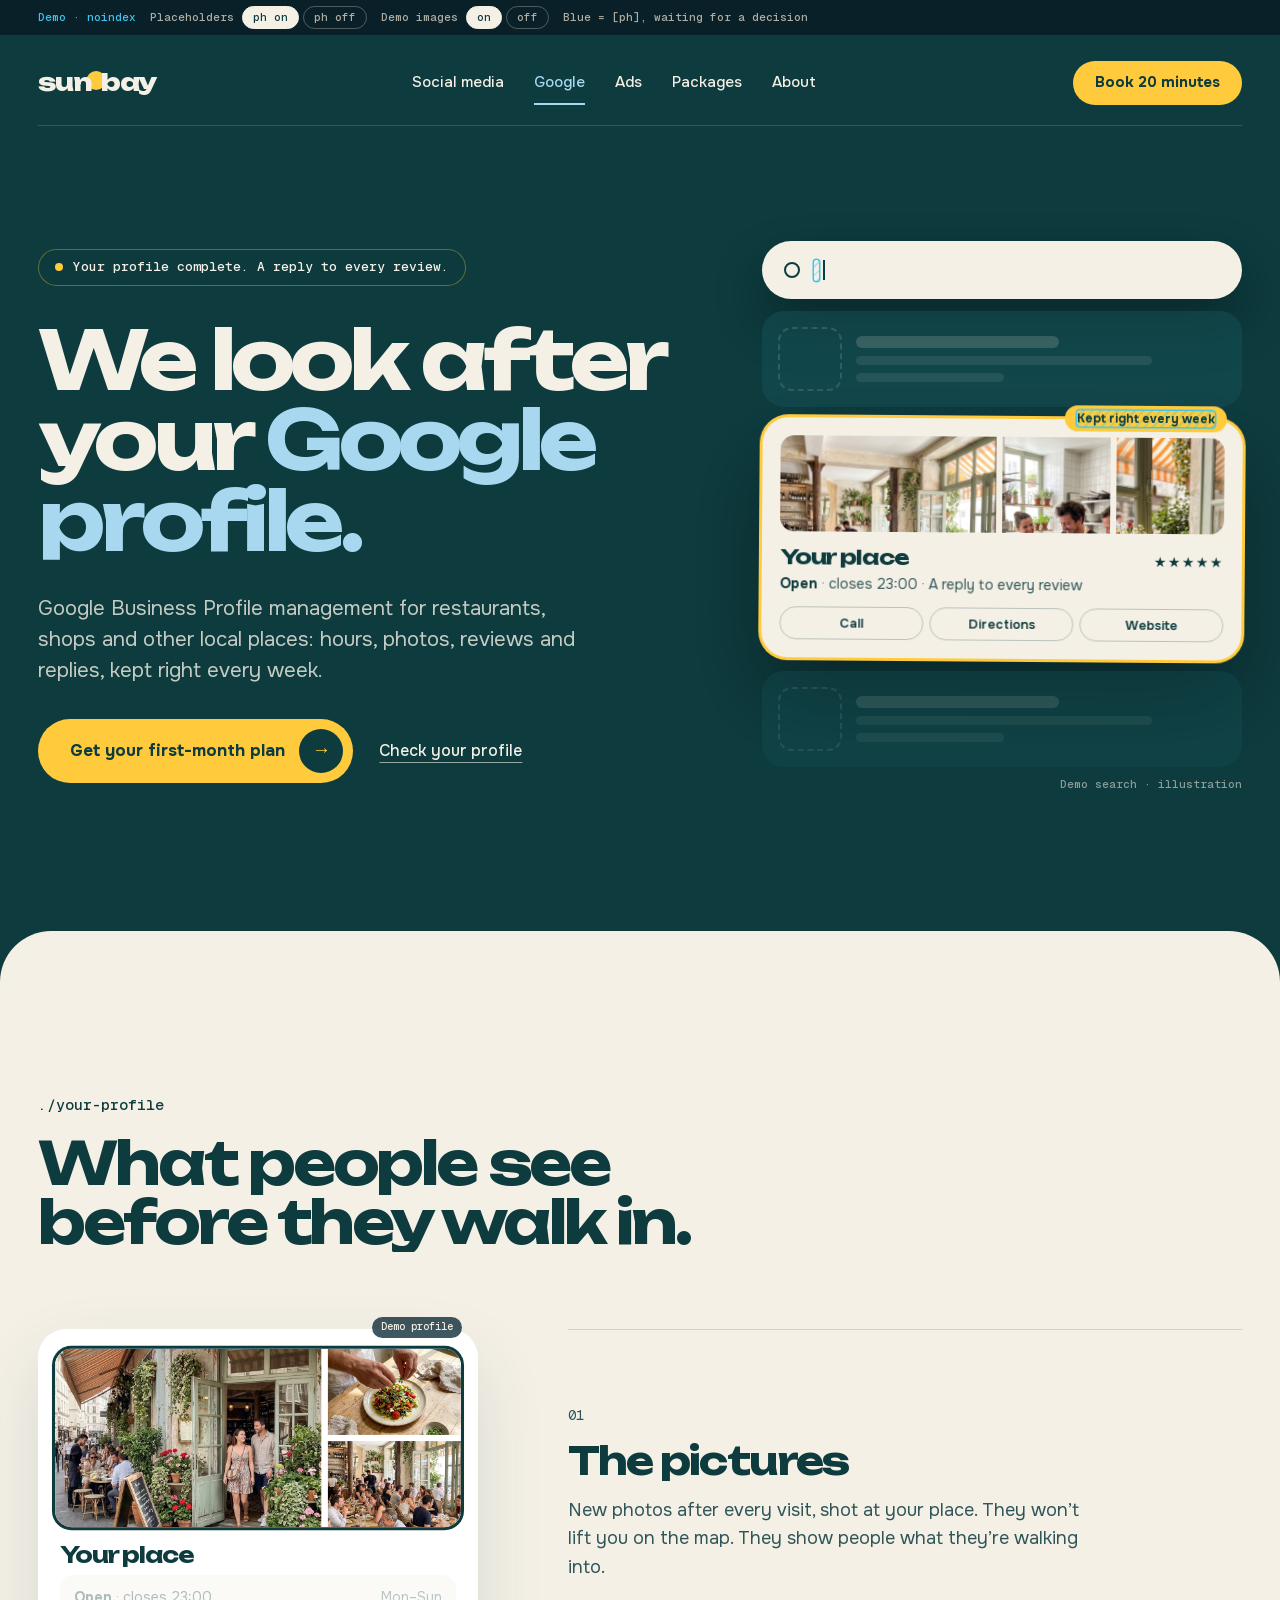
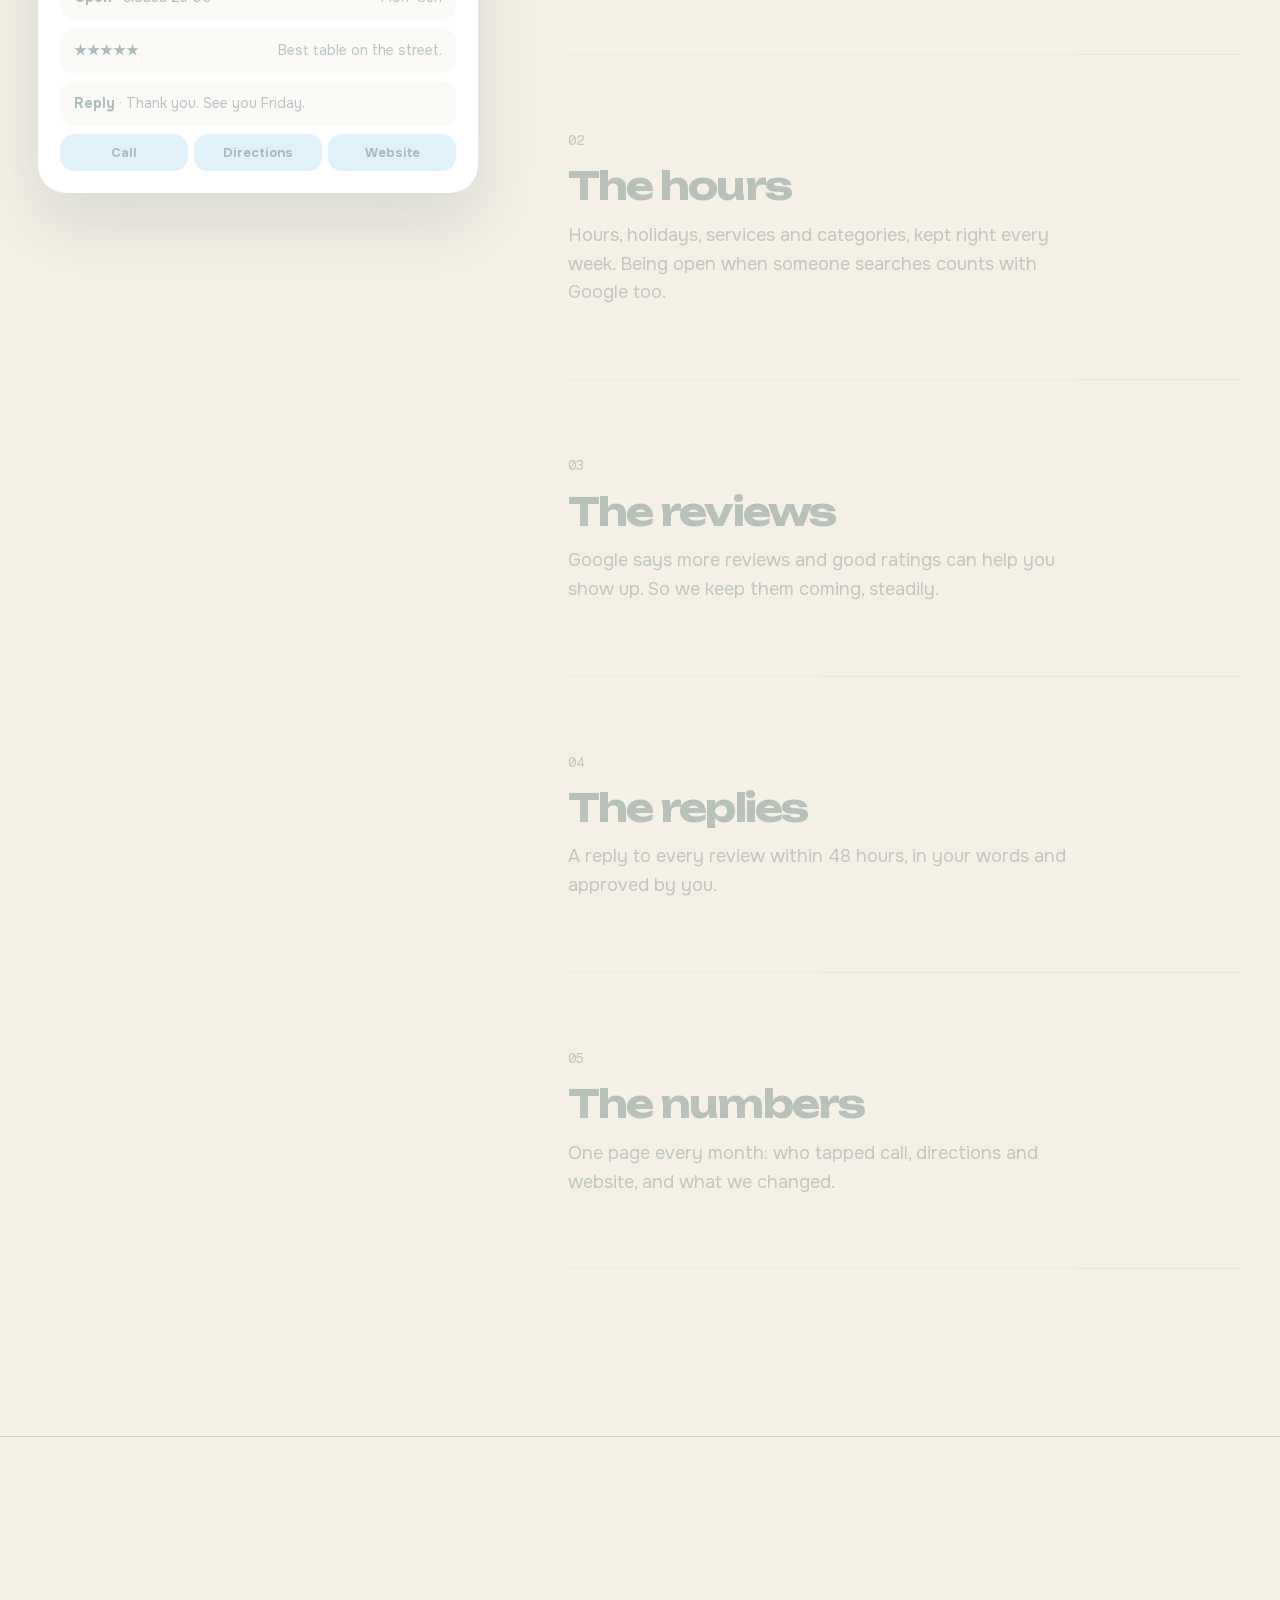
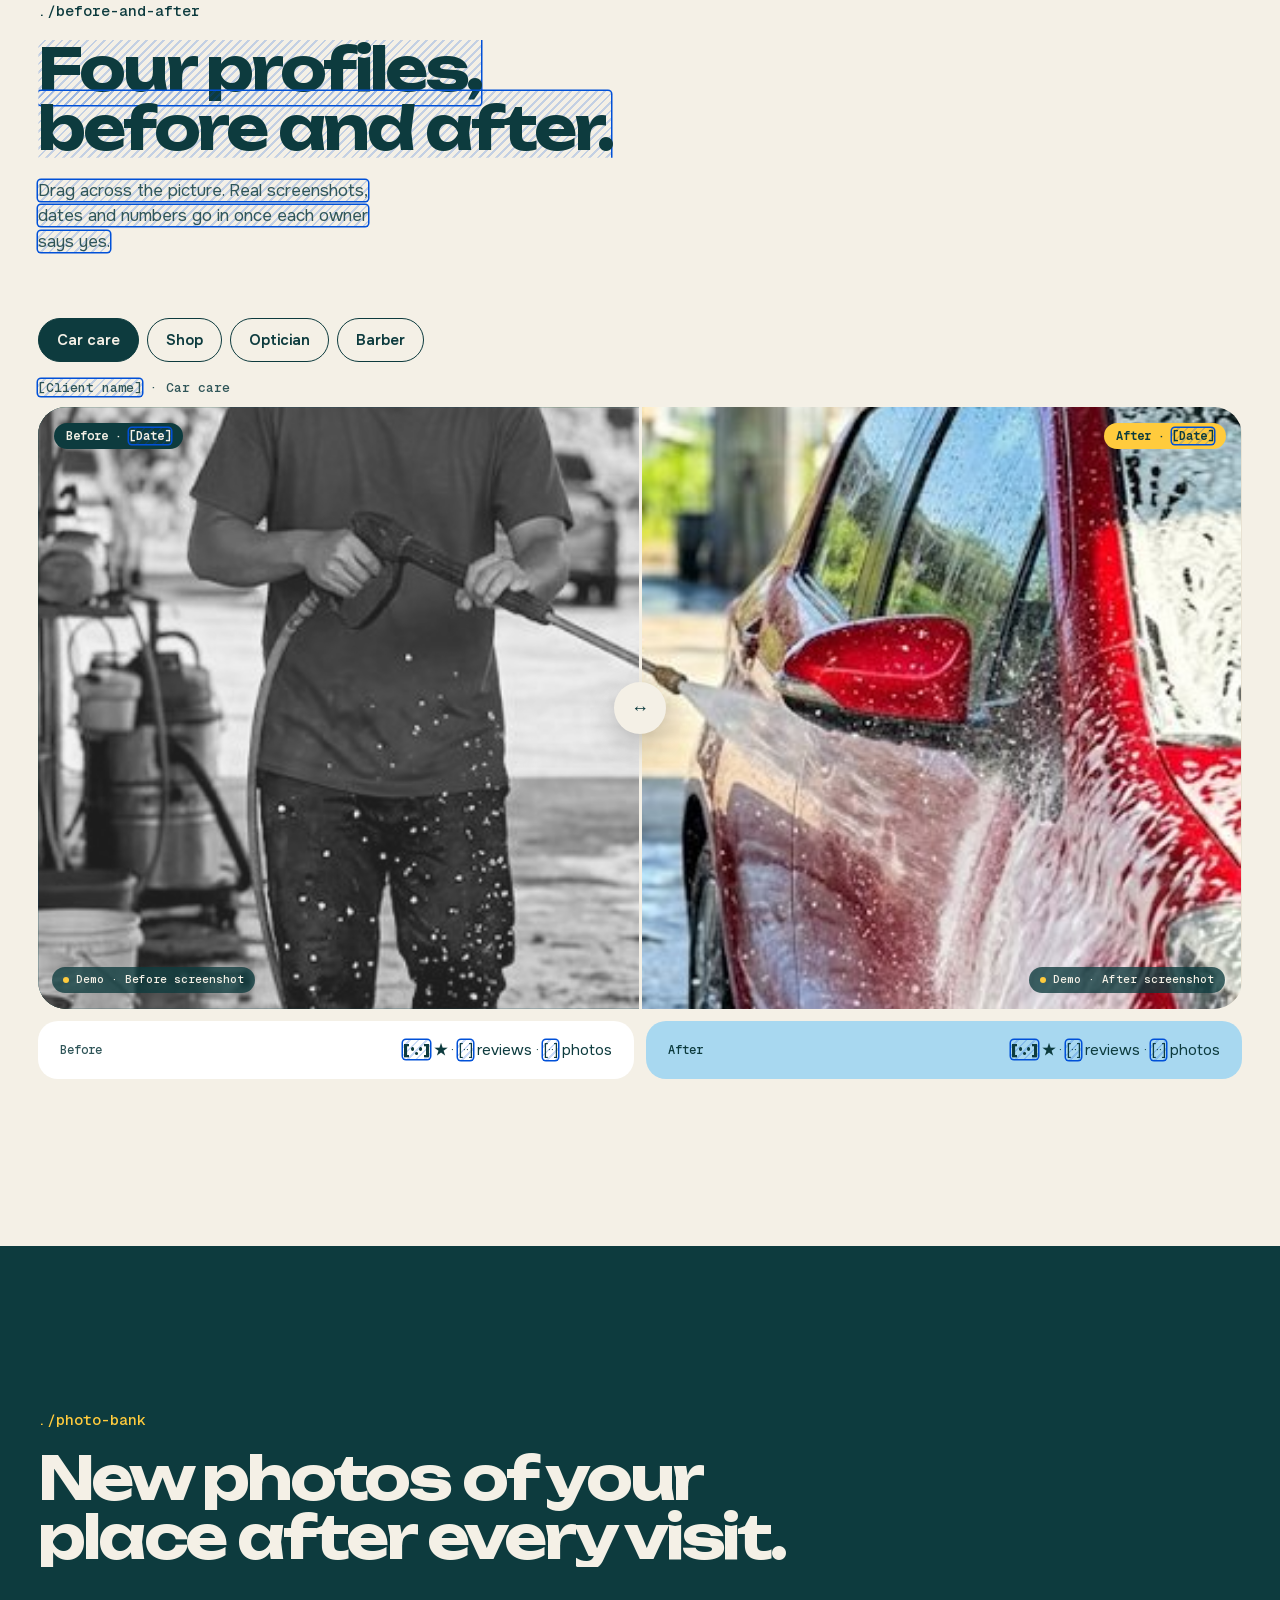
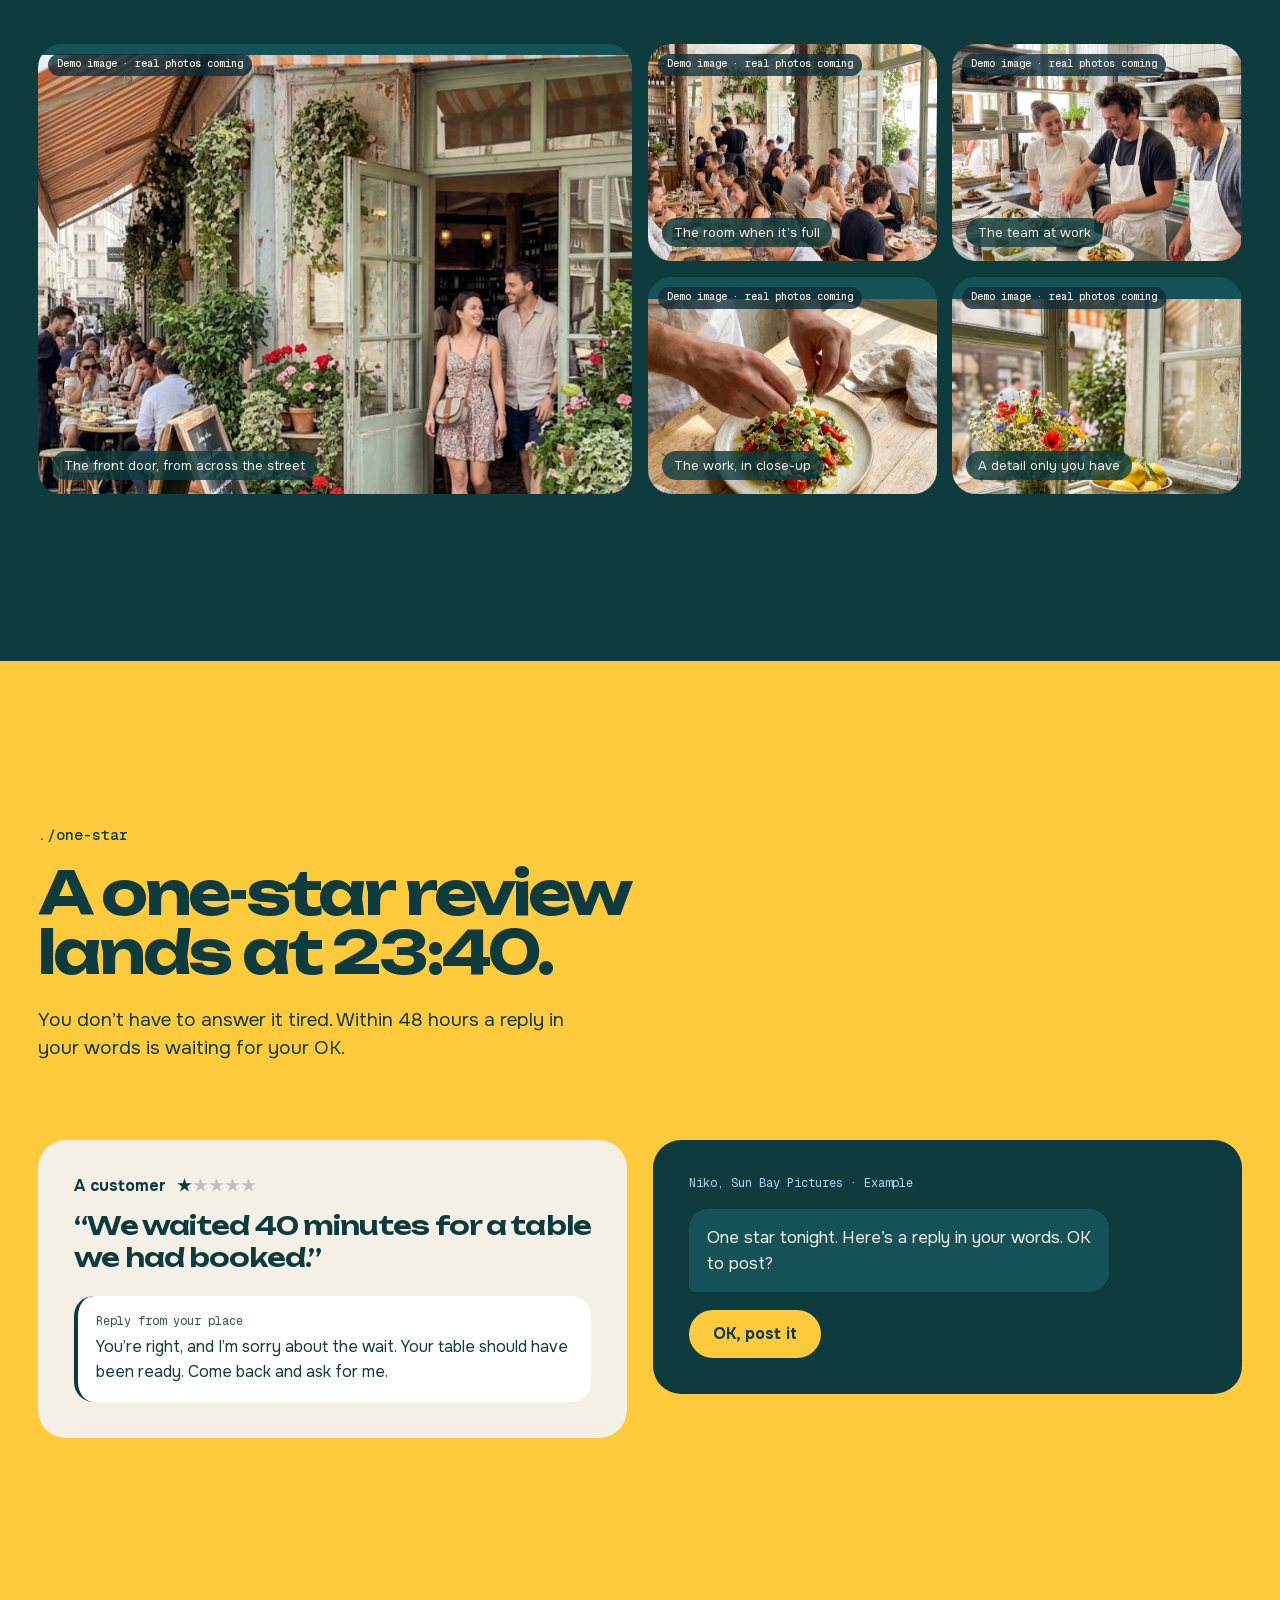
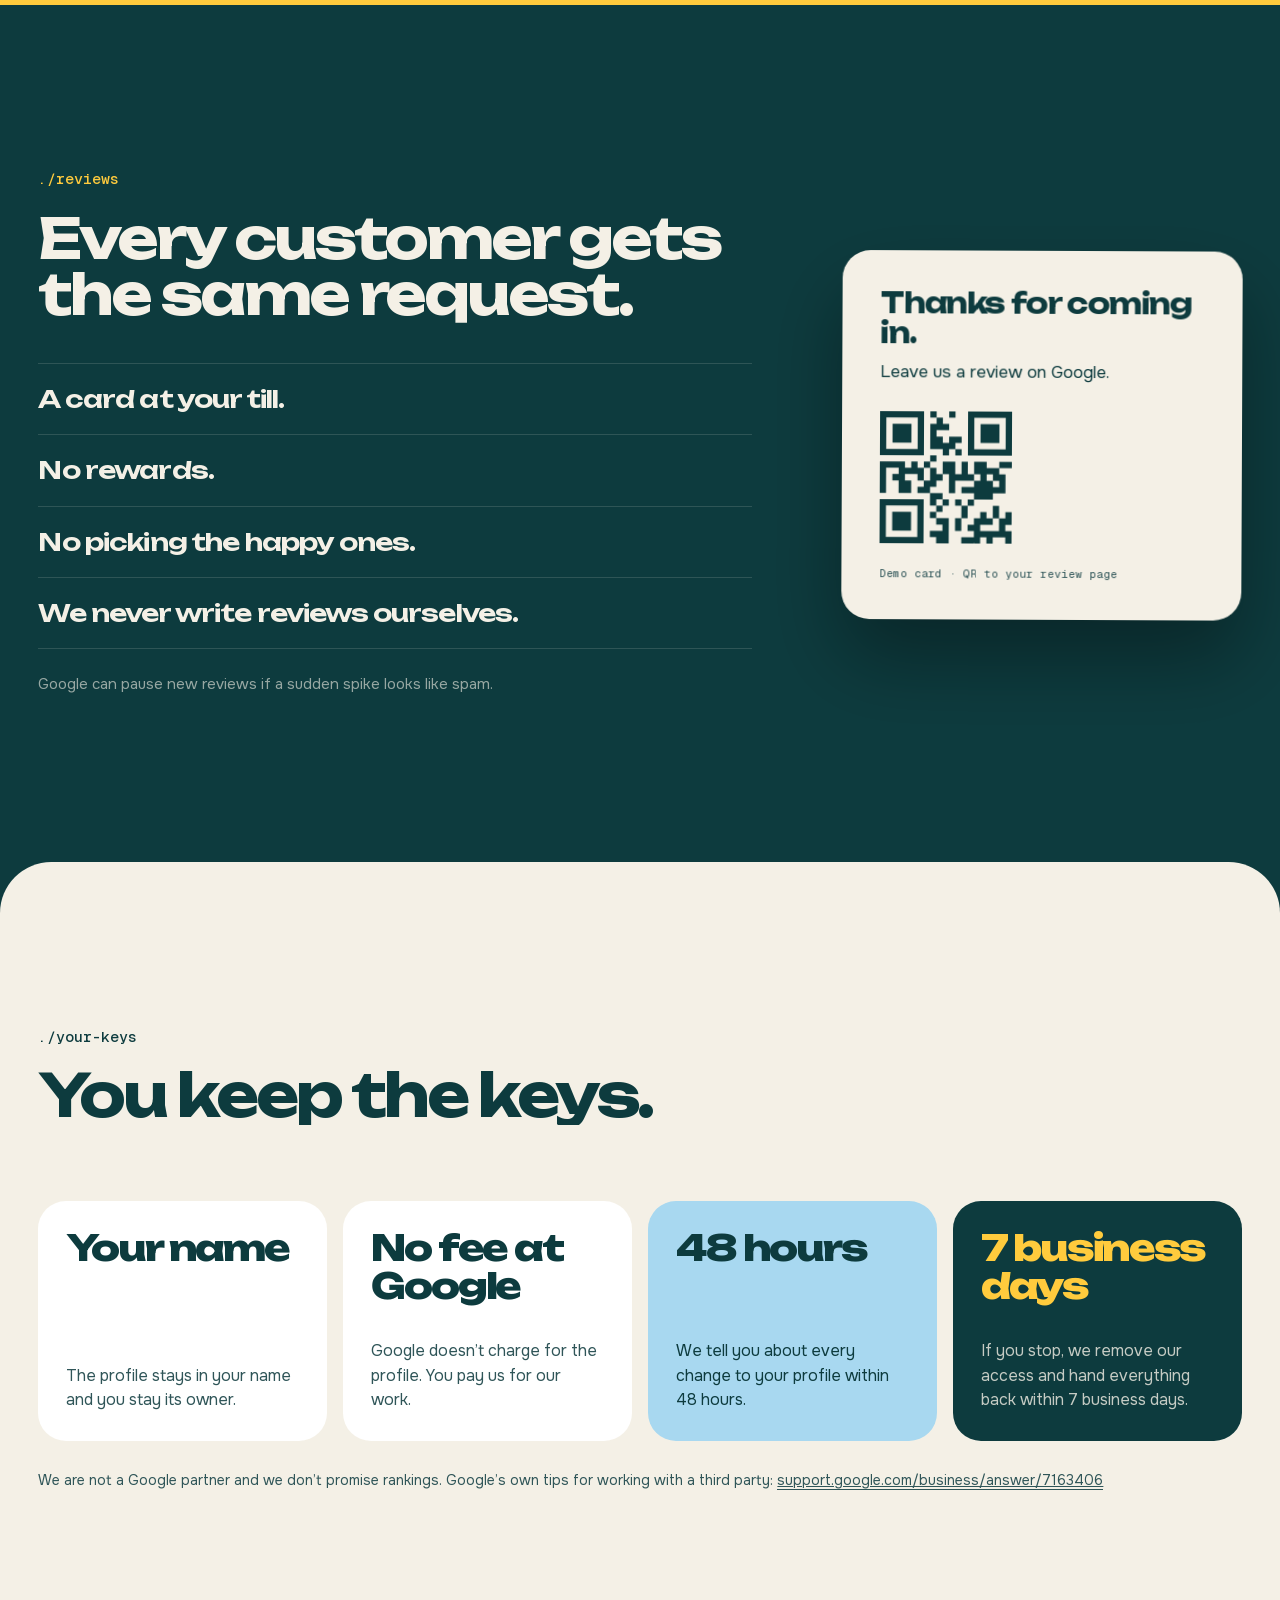
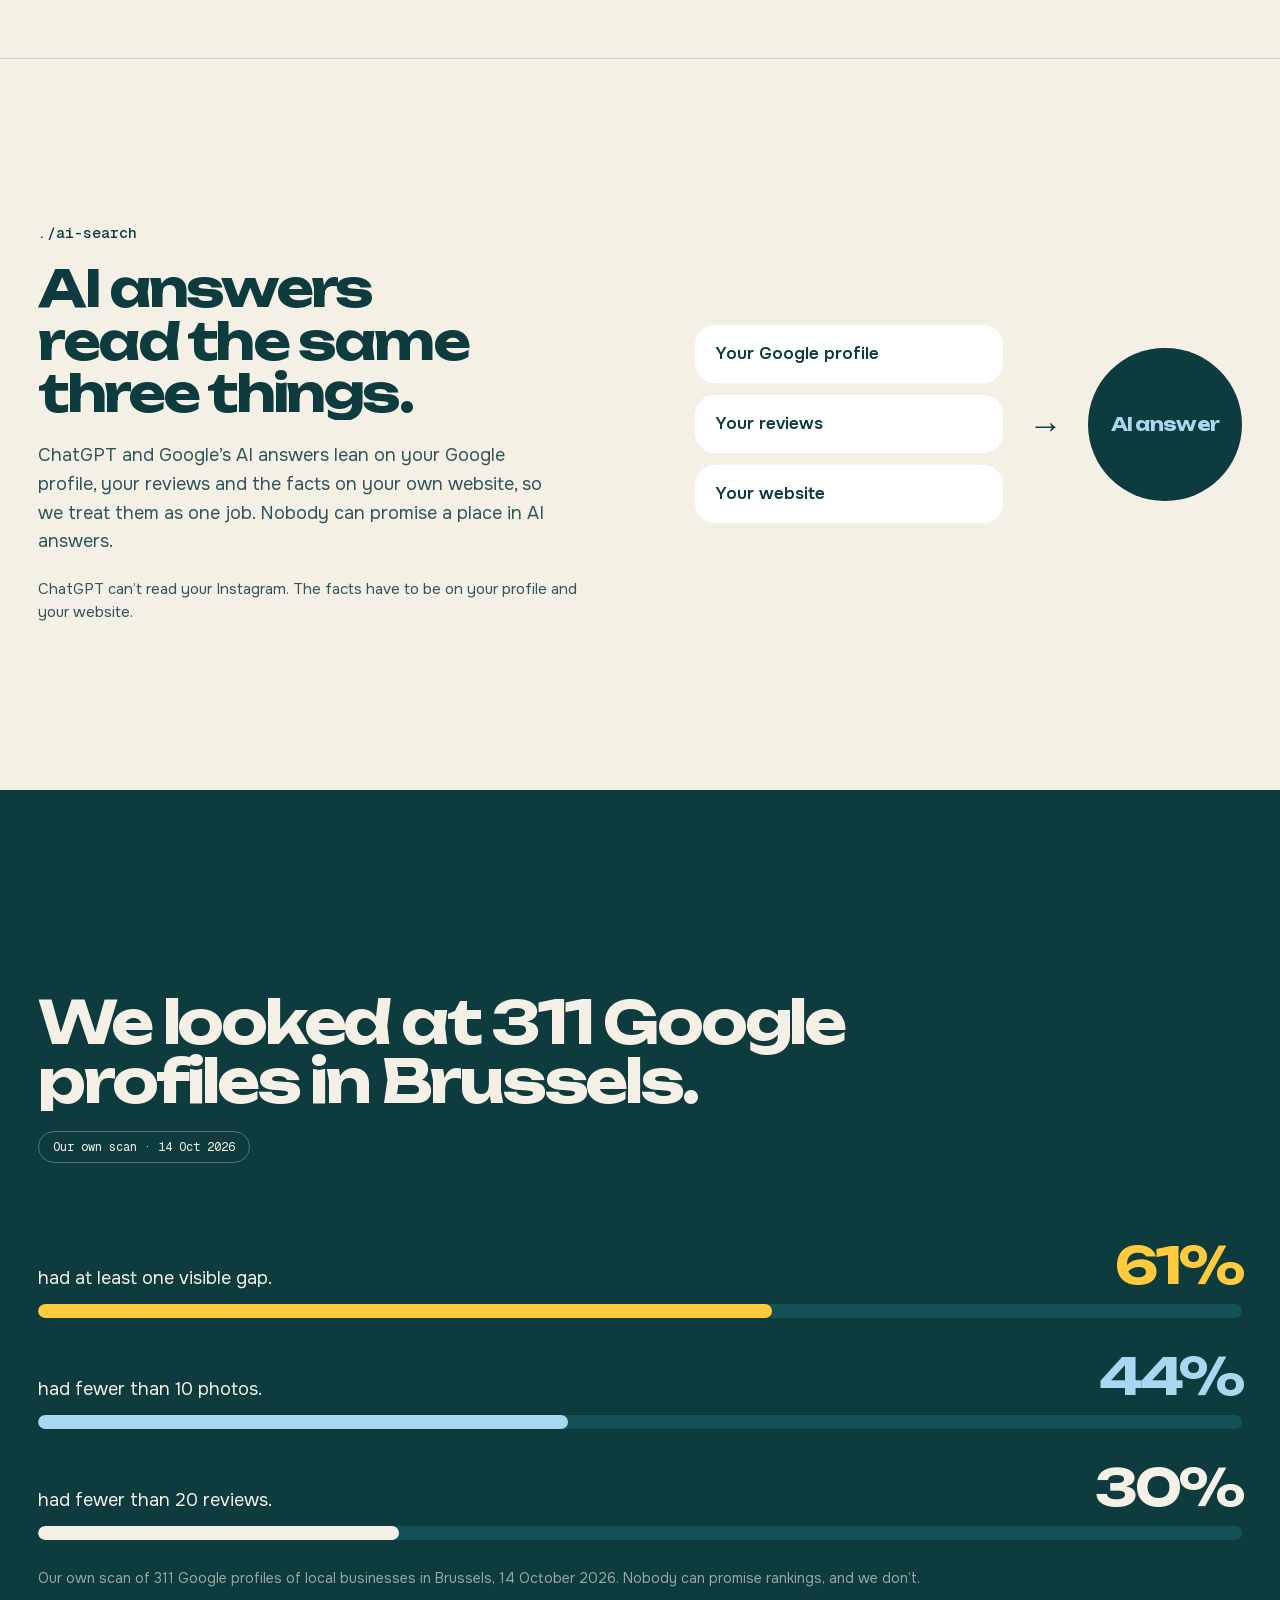
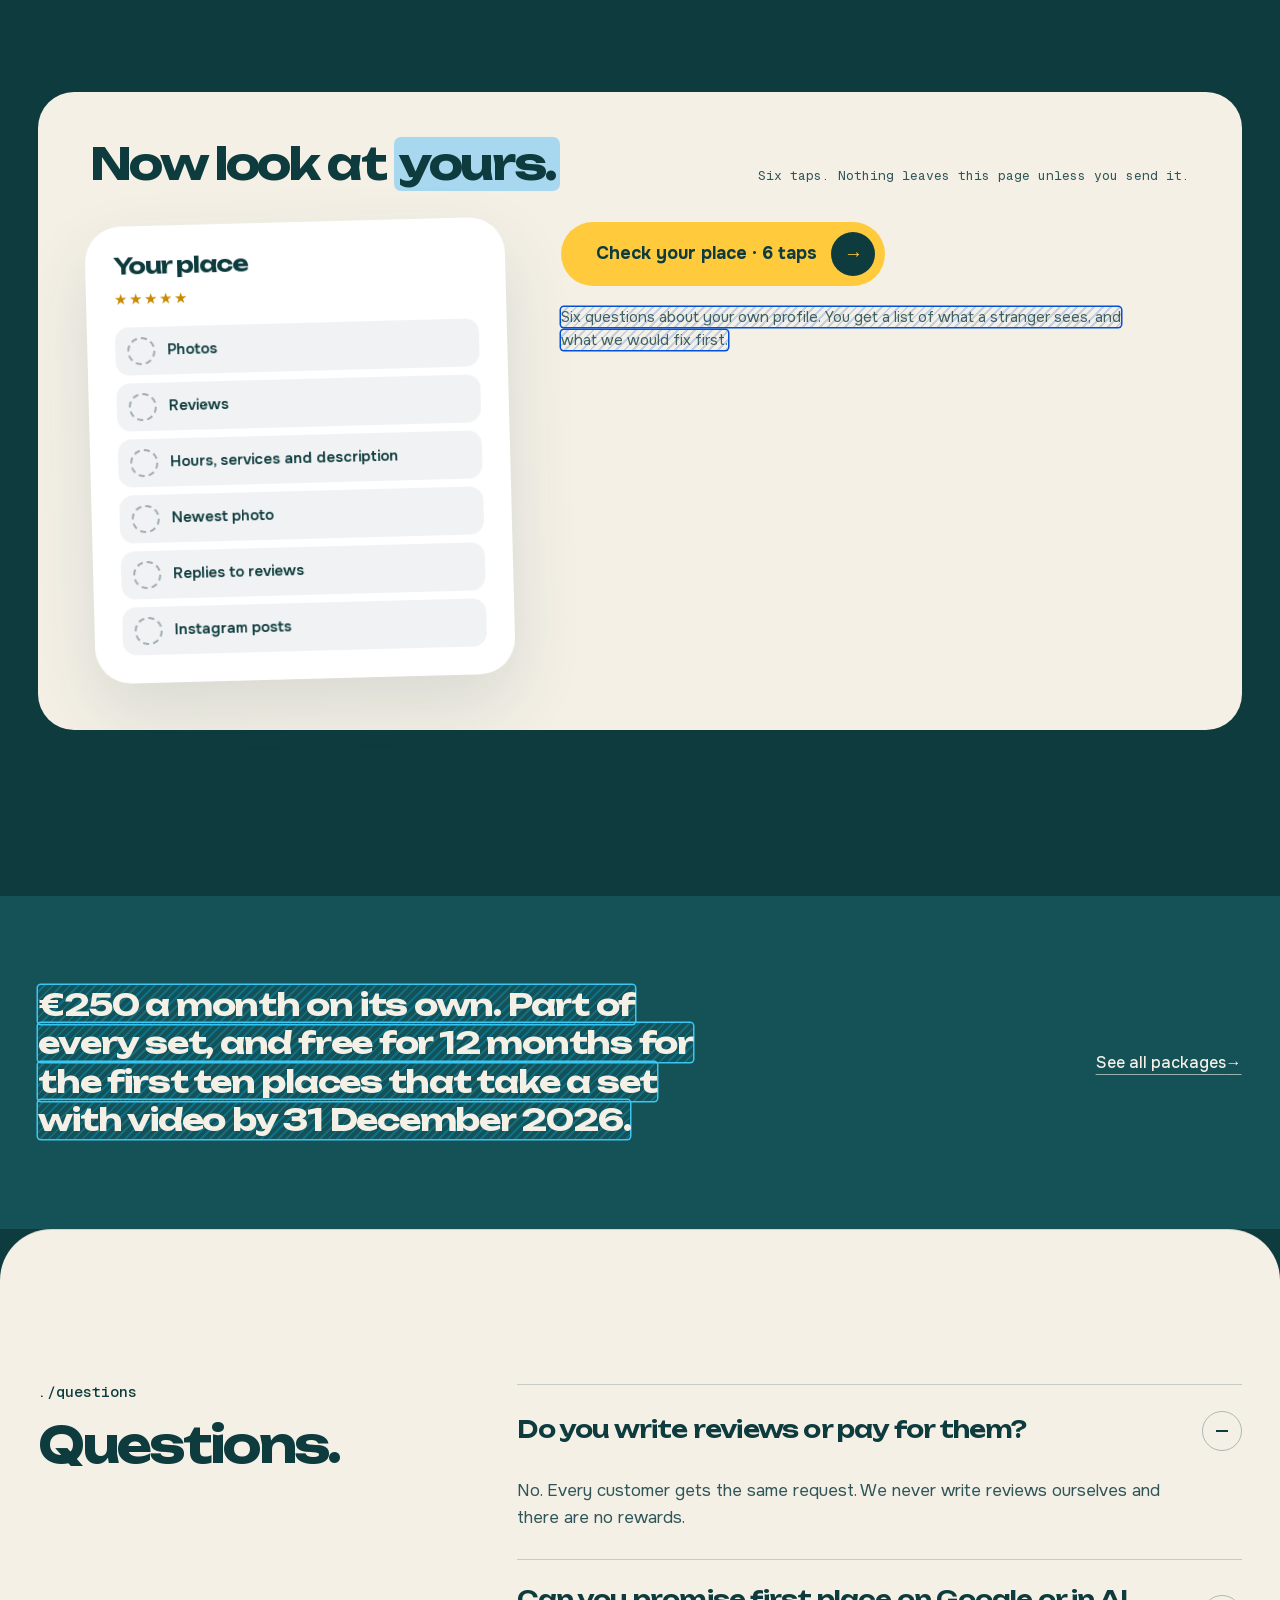
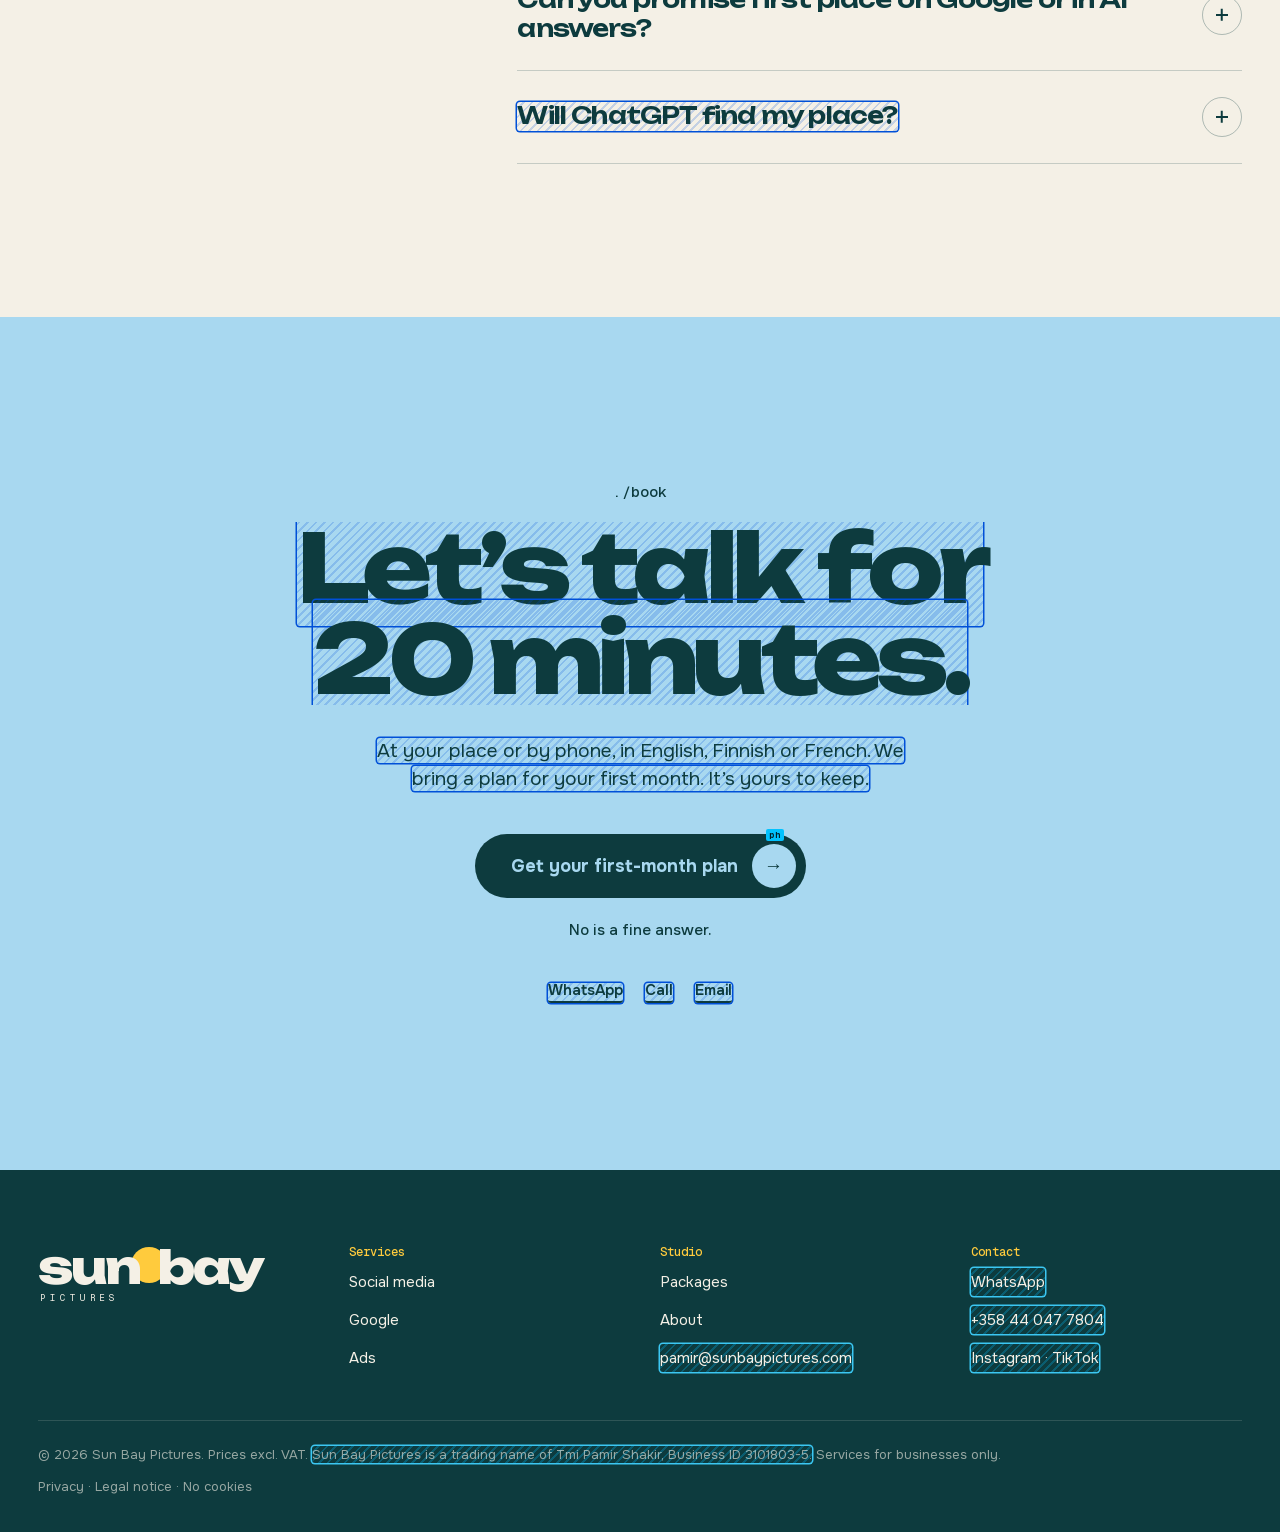
<file: en/google-business-profile/index.html>
<!doctype html>
<html lang="en">
<head>
<meta name="sb-root" content="../../">
<meta charset="utf-8">
<meta name="viewport" content="width=device-width, initial-scale=1, viewport-fit=cover">
<title>Google Business Profile management | Sun Bay Pictures</title>
<meta name="description" content="Google Business Profile management for restaurants, shops and other local businesses in Brussels: profile upkeep, photos, reviews and replies.">
<meta name="robots" content="noindex">
<link rel="canonical" href="https://sunbaypictures.com/en/google-business-profile/">
<link rel="alternate" hreflang="en" href="https://sunbaypictures.com/en/google-business-profile/">
<link rel="alternate" hreflang="x-default" href="https://sunbaypictures.com/en/google-business-profile/">
<meta property="og:type" content="website">
<meta property="og:site_name" content="Sun Bay Pictures">
<meta property="og:locale" content="en_GB">
<meta property="og:title" content="Google Business Profile management | Sun Bay Pictures">
<meta property="og:description" content="Google Business Profile management for restaurants, shops and other local businesses in Brussels: profile upkeep, photos, reviews and replies.">
<meta property="og:url" content="https://sunbaypictures.com/en/google-business-profile/">
<meta property="og:image" content="https://sunbaypictures.com/assets/img/og/google-en.jpg">
<meta property="og:image:width" content="1200">
<meta property="og:image:height" content="630">
<meta name="twitter:card" content="summary_large_image">
<meta name="theme-color" content="#0D3B3E">
<link rel="icon" href="../../favicon.ico" sizes="any">
<link rel="icon" type="image/png" sizes="32x32" href="../../favicon-32.png">
<link rel="icon" type="image/png" sizes="16x16" href="../../favicon-16.png">
<link rel="apple-touch-icon" href="../../apple-touch-icon.png">
<link rel="stylesheet" href="../../assets/css/soul.css?v=1794164696">
<link rel="stylesheet" href="../../assets/css/sub.css?v=1794165478">
<script>(function(r){r.classList.add('js');var q=new URLSearchParams(location.search),v=q.get('ph');if(v==='on'||v==='off'){try{localStorage.setItem('sbp-ph',v)}catch(e){}}else{try{v=localStorage.getItem('sbp-ph')}catch(e){v=null}}if(v==='off')r.classList.add('ph-off');var d=q.get('demo');if(d==='on'||d==='off'){try{localStorage.setItem('sbp-demo',d)}catch(e){}}else{try{d=localStorage.getItem('sbp-demo')}catch(e){d=null}}if(d==='off')r.classList.add('demo-off');var calm=window.matchMedia&&matchMedia('(prefers-reduced-motion: reduce)').matches;if(!calm&&q.get('intro')!=='0')r.classList.add('intro');if(!calm){try{if(sessionStorage.getItem('sb-pt')){sessionStorage.removeItem('sb-pt');r.classList.add('pt-arrive')}}catch(e){}}})(document.documentElement)</script>
<script src="../../assets/js/soul.js?v=1794079978" defer></script>
<script src="../../assets/js/motion.js?v=1794011336" defer></script>
<script src="../../assets/js/analytics.js?v=1793366410" defer></script>
</head>
<body class="pg pg--google">
<div class="pt" aria-hidden="true" style="--pt-a1:#FFCB3D;--pt-a2:#A8D8F0;--pt-bg:#0D3B3E;--pt-fg:#F4F0E6;--pt-lc:#A8D8F0"><i class="pt__p pt__p--1"></i><i class="pt__p pt__p--2"></i><div class="pt__p pt__p--3"><div class="pt__in"><p class="pt__lab"><span>./google</span></p><p class="pt__t"><span><span class="pt__w"><span class="pt__ch" style="--i:0">G</span><span class="pt__ch" style="--i:1">o</span><span class="pt__ch" style="--i:2">o</span><span class="pt__ch" style="--i:3">g</span><span class="pt__ch" style="--i:4">l</span><span class="pt__ch" style="--i:5">e</span></span><i class="pt__dot" style="--i:6"></i></span></p></div></div></div>
<script type="application/json" id="pt-map">{"index.html": {"lab": "home", "a1": "#BFD9E0", "a2": "#EEB04A", "bg": "#0F2E3A", "fg": "#EFE4D2", "lc": "#EEB04A", "t": "<span class=\"pt__logo\"><span class=\"sbl\" role=\"img\" aria-label=\"Sun Bay Pictures\"><span class=\"sbl__w\" aria-hidden=\"true\">sun<span class=\"sbl__gap\"><span class=\"sbl__sun\"><\/span><\/span>bay<\/span><\/span><\/span>"}, "en/social-media/index.html": {"lab": "social-media", "a1": "#FFC53D", "a2": "#FF7AB6", "bg": "#14162E", "fg": "#FFF3E3", "lc": "#FF7AB6", "t": "<span class=\"pt__w\"><span class=\"pt__ch\" style=\"--i:0\">S<\/span><span class=\"pt__ch\" style=\"--i:1\">o<\/span><span class=\"pt__ch\" style=\"--i:2\">c<\/span><span class=\"pt__ch\" style=\"--i:3\">i<\/span><span class=\"pt__ch\" style=\"--i:4\">a<\/span><span class=\"pt__ch\" style=\"--i:5\">l<\/span><\/span> <span class=\"pt__w\"><span class=\"pt__ch\" style=\"--i:6\">m<\/span><span class=\"pt__ch\" style=\"--i:7\">e<\/span><span class=\"pt__ch\" style=\"--i:8\">d<\/span><span class=\"pt__ch\" style=\"--i:9\">i<\/span><span class=\"pt__ch\" style=\"--i:10\">a<\/span><\/span><i class=\"pt__dot\" style=\"--i:11\"><\/i>"}, "en/google-business-profile/index.html": {"lab": "google", "a1": "#FFCB3D", "a2": "#A8D8F0", "bg": "#0D3B3E", "fg": "#F4F0E6", "lc": "#A8D8F0", "t": "<span class=\"pt__w\"><span class=\"pt__ch\" style=\"--i:0\">G<\/span><span class=\"pt__ch\" style=\"--i:1\">o<\/span><span class=\"pt__ch\" style=\"--i:2\">o<\/span><span class=\"pt__ch\" style=\"--i:3\">g<\/span><span class=\"pt__ch\" style=\"--i:4\">l<\/span><span class=\"pt__ch\" style=\"--i:5\">e<\/span><\/span><i class=\"pt__dot\" style=\"--i:6\"><\/i>"}, "en/ads/index.html": {"lab": "ads", "a1": "#F5A66B", "a2": "#3D8BFF", "bg": "#0B1B3A", "fg": "#F2EFEA", "lc": "#3D8BFF", "t": "<span class=\"pt__w\"><span class=\"pt__ch\" style=\"--i:0\">A<\/span><span class=\"pt__ch\" style=\"--i:1\">d<\/span><span class=\"pt__ch\" style=\"--i:2\">s<\/span><\/span><i class=\"pt__dot\" style=\"--i:3\"><\/i>"}, "en/packages/index.html": {"lab": "packages", "a1": "#F4B6C2", "a2": "#E8B04B", "bg": "#FFF6E8", "fg": "#12261E", "lc": "#12261E", "t": "<span class=\"pt__w\"><span class=\"pt__ch\" style=\"--i:0\">P<\/span><span class=\"pt__ch\" style=\"--i:1\">a<\/span><span class=\"pt__ch\" style=\"--i:2\">c<\/span><span class=\"pt__ch\" style=\"--i:3\">k<\/span><span class=\"pt__ch\" style=\"--i:4\">a<\/span><span class=\"pt__ch\" style=\"--i:5\">g<\/span><span class=\"pt__ch\" style=\"--i:6\">e<\/span><span class=\"pt__ch\" style=\"--i:7\">s<\/span><\/span><i class=\"pt__dot\" style=\"--i:8\"><\/i>"}, "en/about/index.html": {"lab": "about", "a1": "#E9B44C", "a2": "#F2B8B5", "bg": "#3B0F14", "fg": "#F6EDE4", "lc": "#F2B8B5", "t": "<span class=\"pt__w\"><span class=\"pt__ch\" style=\"--i:0\">A<\/span><span class=\"pt__ch\" style=\"--i:1\">b<\/span><span class=\"pt__ch\" style=\"--i:2\">o<\/span><span class=\"pt__ch\" style=\"--i:3\">u<\/span><span class=\"pt__ch\" style=\"--i:4\">t<\/span><\/span><i class=\"pt__dot\" style=\"--i:5\"><\/i>"}, "en/legal-notice/index.html": {"lab": "legal-notice", "a1": "#F4B6C2", "a2": "#E8B04B", "bg": "#12261E", "fg": "#F2EDE4", "lc": "#E8B04B", "t": "<span class=\"pt__w\"><span class=\"pt__ch\" style=\"--i:0\">L<\/span><span class=\"pt__ch\" style=\"--i:1\">e<\/span><span class=\"pt__ch\" style=\"--i:2\">g<\/span><span class=\"pt__ch\" style=\"--i:3\">a<\/span><span class=\"pt__ch\" style=\"--i:4\">l<\/span><\/span> <span class=\"pt__w\"><span class=\"pt__ch\" style=\"--i:5\">n<\/span><span class=\"pt__ch\" style=\"--i:6\">o<\/span><span class=\"pt__ch\" style=\"--i:7\">t<\/span><span class=\"pt__ch\" style=\"--i:8\">i<\/span><span class=\"pt__ch\" style=\"--i:9\">c<\/span><span class=\"pt__ch\" style=\"--i:10\">e<\/span><\/span><i class=\"pt__dot\" style=\"--i:11\"><\/i>"}, "en/privacy/index.html": {"lab": "privacy", "a1": "#F4B6C2", "a2": "#E8B04B", "bg": "#12261E", "fg": "#F2EDE4", "lc": "#E8B04B", "t": "<span class=\"pt__w\"><span class=\"pt__ch\" style=\"--i:0\">P<\/span><span class=\"pt__ch\" style=\"--i:1\">r<\/span><span class=\"pt__ch\" style=\"--i:2\">i<\/span><span class=\"pt__ch\" style=\"--i:3\">v<\/span><span class=\"pt__ch\" style=\"--i:4\">a<\/span><span class=\"pt__ch\" style=\"--i:5\">c<\/span><span class=\"pt__ch\" style=\"--i:6\">y<\/span><\/span><i class=\"pt__dot\" style=\"--i:7\"><\/i>"}}</script>
<a class="skip" href="#main">Skip to content</a>
<div class="demobar" role="region" aria-label="Demo controls">
  <span class="demobar__tag">Demo<span class="demobar__long"> · noindex</span></span>
  <div class="demobar__group"><span class="demobar__label">Placeholders</span>
    <button type="button" data-set="ph" data-val="on" aria-pressed="false">ph on</button>
    <button type="button" data-set="ph" data-val="off" aria-pressed="false">ph off</button>
  </div>
  <div class="demobar__group"><span class="demobar__label">Demo images</span>
    <button type="button" data-set="demo" data-val="on" aria-pressed="false">on</button>
    <button type="button" data-set="demo" data-val="off" aria-pressed="false">off</button>
  </div>
  <span class="demobar__hint">Blue = [ph], waiting for a decision</span>
</div>
<div class="progress" data-progress aria-hidden="true"></div>
<header class="sptop" id="top">
<div class="spnav-wrap navbox"><div class="navfloat">
  <nav class="spnav" aria-label="Main">
    <span class="nav__bg" aria-hidden="true"><i class="nav__bgl"></i><i class="nav__bgr"></i></span>
    <a class="spnav__brand" href="../../index.html"><span class="sbl" role="img" aria-label="Sun Bay Pictures"><span class="sbl__w" aria-hidden="true">sun<span class="sbl__gap"><span class="sbl__sun"></span></span>bay</span></span><span class="sbi" aria-hidden="true">sb<i class="sbi__dot"></i></span></a>
    <div class="spnav__links"><a href="../social-media/index.html">Social media</a><a href="index.html" aria-current="page">Google</a><a href="../ads/index.html">Ads</a><a href="../packages/index.html">Packages</a><a href="../about/index.html">About</a></div>
    <a class="spnav__book" href="#book" data-track="to-book" data-track-place="nav">Book 20 minutes</a>
    <button class="nav__menu spnav__menu" type="button" aria-expanded="false" aria-controls="menu" data-open="Menu" data-close="Close">Menu</button>
  </nav>
  <div class="menu spmenu" id="menu" hidden>
    <a href="../social-media/index.html">Social media</a>
    <a href="index.html" aria-current="page">Google</a>
    <a href="../ads/index.html">Ads</a>
    <a href="../packages/index.html">Packages</a>
    <a href="../about/index.html">About</a>
    <a class="spmenu__book" href="#book">Get your first-month plan</a>
  </div>
</div></div>
<div class="ghero">
  <div class="ghero__text">
    <p class="spchip" data-reveal="fade"><span aria-hidden="true"></span>Your profile complete. A reply to every review.</p>
    <h1 class="ghero__h" data-reveal="mask" data-delay=".05">We look after your <em>Google profile.</em></h1>
    <p class="ghero__p" data-reveal="up" data-delay=".2">Google Business Profile management for restaurants, shops and other local places: hours, photos, reviews and replies, kept right every week.</p>
    <div class="ghero__cta" data-reveal="up" data-delay=".3"><a class="btn btn--hi btn--hero" href="#book" data-track="to-book" data-track-place="hero">Get your first-month plan</a><a class="sp-textlink" href="#check">Check your profile</a></div>
  </div>
  <div class="gsr" data-reveal="scale" data-delay=".2">
    <p class="gsr__search"><span class="gsr__lens" aria-hidden="true"></span><span class="gsr__q ph" data-typing="restaurant near me|barber open now|optician near me|car wash near me">restaurant near me</span><span class="gsr__caret" aria-hidden="true"></span></p>
    <div class="gsr__skel gsr__skel--1" aria-hidden="true"><span class="gsr__thumb"></span><span class="gsr__lines"><i></i><i></i><i></i></span></div>
    <div class="gsr__you" data-float=".6">
        <div class="gsr__pics"><div class="gsr__pic"><figure class="slot slot--photo slot--real slot--hasdemo" style="--r:1/1"><img src="../../assets/media/bank-room.jpg?v=1793474267" alt="The room when it’s full" loading="lazy" decoding="async"><small class="demo-tag">Demo image<em> · real photos coming</em></small><span class="slot__tpl"><span class="slot__mark"></span><span class="slot__say"><span>Real photo coming · 1:1</span><b>The room when it’s full</b></span></span></figure></div><div class="gsr__pic"><figure class="slot slot--photo slot--real slot--hasdemo" style="--r:1/1"><img src="../../assets/media/bank-team.jpg?v=1793474267" alt="The team at work" loading="lazy" decoding="async"><small class="demo-tag">Demo image<em> · real photos coming</em></small><span class="slot__tpl"><span class="slot__mark"></span><span class="slot__say"><span>Real photo coming · 1:1</span><b>The team at work</b></span></span></figure></div><div class="gsr__pic"><figure class="slot slot--photo slot--real slot--hasdemo" style="--r:1/1"><img src="../../assets/media/bank-detail.jpg?v=1793474267" alt="A detail only you have" loading="lazy" decoding="async"><small class="demo-tag">Demo image<em> · real photos coming</em></small><span class="slot__tpl"><span class="slot__mark"></span><span class="slot__say"><span>Real photo coming · 1:1</span><b>A detail only you have</b></span></span></figure></div></div>
        <p class="gsr__name"><b>Your place</b><span role="img" aria-label="Five stars">★★★★★</span></p>
        <p class="gsr__open"><b>Open</b> · closes 23:00 · A reply to every review</p>
        <p class="gsr__acts"><span>Call</span><span>Directions</span><span>Website</span></p>
        <span class="gsr__tag"><span class="ph">Kept right every week</span></span>
      </div>
    <div class="gsr__skel gsr__skel--2" aria-hidden="true"><span class="gsr__thumb"></span><span class="gsr__lines"><i></i><i></i><i></i></span></div>
    <span class="gsr__note">Demo search · illustration</span>
  </div>
</div>
</header>
<main id="main">
<section class="sp sp--light sp--round" id="profile" aria-labelledby="profile-h">
  <div class="sp__in">
    <div class="sp-head"><div class="sp-head__main"><p class="sp-label" data-reveal="fade">./your-profile</p><h2 class="sp-h2" id="profile-h" data-reveal="mask">What people see before they walk in.</h2></div></div>
    <div class="gwalk" data-steps><div class="gstick">
      <div class="gstick__card"><small class="demo-tag">Demo profile</small>
        <div class="gp__pics gp__pics--sm" data-part="photos"><div class="gp__pic gp__pic--0"><figure class="slot slot--photo slot--real slot--hasdemo" style="--r:1/1"><img src="../../assets/media/bank-front.jpg?v=1793474267" alt="The front door, from across the street" loading="lazy" decoding="async"><small class="demo-tag">Demo image<em> · real photos coming</em></small><span class="slot__tpl"><span class="slot__mark"></span><span class="slot__say"><span>Real photo coming · 1:1</span><b>The front door, from across the street</b></span></span></figure></div><div class="gp__pic gp__pic--1"><figure class="slot slot--photo slot--real slot--hasdemo" style="--r:1/1"><img src="../../assets/media/bank-work.jpg?v=1793474267" alt="The work, in close-up" loading="lazy" decoding="async"><small class="demo-tag">Demo image<em> · real photos coming</em></small><span class="slot__tpl"><span class="slot__mark"></span><span class="slot__say"><span>Real photo coming · 1:1</span><b>The work, in close-up</b></span></span></figure></div><div class="gp__pic gp__pic--2"><figure class="slot slot--photo slot--real slot--hasdemo" style="--r:1/1"><img src="../../assets/media/bank-room.jpg?v=1793474267" alt="The room when it’s full" loading="lazy" decoding="async"><small class="demo-tag">Demo image<em> · real photos coming</em></small><span class="slot__tpl"><span class="slot__mark"></span><span class="slot__say"><span>Real photo coming · 1:1</span><b>The room when it’s full</b></span></span></figure></div></div>
        <p class="gstick__name">Your place</p>
        <div class="gstick__row" data-part="hours"><span><b>Open</b> · closes 23:00</span><span class="gstick__soft">Mon–Sun</span></div>
        <div class="gstick__row" data-part="reviews"><b>★★★★★</b><span class="gstick__soft">Best table on the street.</span></div>
        <div class="gstick__row" data-part="replies"><span><b>Reply</b> <span class="gstick__soft">· Thank you. See you Friday.</span></span></div>
        <div class="gstick__acts" data-part="numbers"><span>Call</span><span>Directions</span><span>Website</span></div>
      </div>
    </div><div class="gwalk__steps"><div class="gstep" data-step="photos"><span class="gstep__n">01</span><h3>The pictures</h3><p>New photos after every visit, shot at your place. They won’t lift you on the map. They show people what they’re walking into.</p></div><div class="gstep" data-step="hours"><span class="gstep__n">02</span><h3>The hours</h3><p>Hours, holidays, services and categories, kept right every week. Being open when someone searches counts with Google too.</p></div><div class="gstep" data-step="reviews"><span class="gstep__n">03</span><h3>The reviews</h3><p>Google says more reviews and good ratings can help you show up. So we keep them coming, steadily.</p></div><div class="gstep" data-step="replies"><span class="gstep__n">04</span><h3>The replies</h3><p>A reply to every review within 48 hours, in your words and approved by you.</p></div><div class="gstep" data-step="numbers"><span class="gstep__n">05</span><h3>The numbers</h3><p>One page every month: who tapped call, directions and website, and what we changed.</p></div></div></div>
  </div>
</section>

<section class="sp sp--light sp--line" id="before-after" aria-labelledby="before-after-h">
  <div class="sp__in">
    <div class="sp-head"><div class="sp-head__main"><p class="sp-label" data-reveal="fade">./before-and-after</p><h2 class="sp-h2" id="before-after-h" data-reveal="mask"><span class="ph">Four profiles, before and after.</span></h2></div><p class="sp-side" data-reveal="up"><span class="ph">Drag across the picture. Real screenshots, dates and numbers go in once each owner says yes.</span></p></div>
    <div class="gba" data-gba>
    <div class="gba__tabs js-only" role="group" aria-label="Place" data-reveal="up"><button class="gba__tab" type="button" aria-pressed="true" data-ba-tab="0">Car care</button><button class="gba__tab" type="button" aria-pressed="false" data-ba-tab="1">Shop</button><button class="gba__tab" type="button" aria-pressed="false" data-ba-tab="2">Optician</button><button class="gba__tab" type="button" aria-pressed="false" data-ba-tab="3">Barber</button></div>
    <div class="gba__panel" data-ba-panel="0">
      <p class="gba__who"><span class="ph">[Client name]</span> · Car care</p>
      <div class="gba__cmp" data-ba>
        <div class="gba__layer gba__layer--after"><figure class="slot slot--photo slot--real slot--demo slot--hasdemo" style="--r:16/8"><img src="../../assets/media/reel-carcare.jpg?v=1793474272" alt="" loading="lazy" decoding="async"><span class="stag"><i aria-hidden="true"></i>Demo · After screenshot</span><span class="slot__tpl"><span class="slot__mark"></span><span class="slot__say"><span>Real photo coming · 16:8</span></span><span class="stag"><i aria-hidden="true"></i>After screenshot</span></span></figure><span class="gba__lab gba__lab--after">After · <span class="ph">[Date]</span></span></div>
        <div class="gba__layer gba__layer--before"><figure class="slot slot--photo slot--real slot--demo slot--hasdemo" style="--r:16/8"><img src="../../assets/media/reel-carcare.jpg?v=1793474272" alt="" loading="lazy" decoding="async"><span class="stag"><i aria-hidden="true"></i>Demo · Before screenshot</span><span class="slot__tpl"><span class="slot__mark"></span><span class="slot__say"><span>Real photo coming · 16:8</span></span><span class="stag"><i aria-hidden="true"></i>Before screenshot</span></span></figure><span class="gba__lab gba__lab--before">Before · <span class="ph">[Date]</span></span></div>
        <span class="gba__line js-only" aria-hidden="true"><span>↔</span></span>
        <input class="gba__range js-only" type="range" min="0" max="100" value="50" aria-label="Compare before and after: Car care">
      </div>
      <div class="gba__nums"><p class="gba__num gba__num--before"><span>Before</span><span><b><span class="ph">[·.·]</span> ★</b> · <span class="ph">[··]</span> reviews · <span class="ph">[··]</span> photos</span></p><p class="gba__num gba__num--after"><span>After</span><span><b><span class="ph">[·.·]</span> ★</b> · <span class="ph">[··]</span> reviews · <span class="ph">[··]</span> photos</span></p></div>
    </div><div class="gba__panel" data-ba-panel="1">
      <p class="gba__who"><span class="ph">[Client name]</span> · Shop</p>
      <div class="gba__cmp" data-ba>
        <div class="gba__layer gba__layer--after"><figure class="slot slot--photo slot--real slot--demo slot--hasdemo" style="--r:16/8"><img src="../../assets/media/reel-shop.jpg?v=1793474268" alt="" loading="lazy" decoding="async"><span class="stag"><i aria-hidden="true"></i>Demo · After screenshot</span><span class="slot__tpl"><span class="slot__mark"></span><span class="slot__say"><span>Real photo coming · 16:8</span></span><span class="stag"><i aria-hidden="true"></i>After screenshot</span></span></figure><span class="gba__lab gba__lab--after">After · <span class="ph">[Date]</span></span></div>
        <div class="gba__layer gba__layer--before"><figure class="slot slot--photo slot--real slot--demo slot--hasdemo" style="--r:16/8"><img src="../../assets/media/reel-shop.jpg?v=1793474268" alt="" loading="lazy" decoding="async"><span class="stag"><i aria-hidden="true"></i>Demo · Before screenshot</span><span class="slot__tpl"><span class="slot__mark"></span><span class="slot__say"><span>Real photo coming · 16:8</span></span><span class="stag"><i aria-hidden="true"></i>Before screenshot</span></span></figure><span class="gba__lab gba__lab--before">Before · <span class="ph">[Date]</span></span></div>
        <span class="gba__line js-only" aria-hidden="true"><span>↔</span></span>
        <input class="gba__range js-only" type="range" min="0" max="100" value="50" aria-label="Compare before and after: Shop">
      </div>
      <div class="gba__nums"><p class="gba__num gba__num--before"><span>Before</span><span><b><span class="ph">[·.·]</span> ★</b> · <span class="ph">[··]</span> reviews · <span class="ph">[··]</span> photos</span></p><p class="gba__num gba__num--after"><span>After</span><span><b><span class="ph">[·.·]</span> ★</b> · <span class="ph">[··]</span> reviews · <span class="ph">[··]</span> photos</span></p></div>
    </div><div class="gba__panel" data-ba-panel="2">
      <p class="gba__who"><span class="ph">[Client name]</span> · Optician</p>
      <div class="gba__cmp" data-ba>
        <div class="gba__layer gba__layer--after"><figure class="slot slot--photo slot--real slot--demo slot--hasdemo" style="--r:16/8"><img src="../../assets/media/reel-optician.jpg?v=1793474272" alt="" loading="lazy" decoding="async"><span class="stag"><i aria-hidden="true"></i>Demo · After screenshot</span><span class="slot__tpl"><span class="slot__mark"></span><span class="slot__say"><span>Real photo coming · 16:8</span></span><span class="stag"><i aria-hidden="true"></i>After screenshot</span></span></figure><span class="gba__lab gba__lab--after">After · <span class="ph">[Date]</span></span></div>
        <div class="gba__layer gba__layer--before"><figure class="slot slot--photo slot--real slot--demo slot--hasdemo" style="--r:16/8"><img src="../../assets/media/reel-optician.jpg?v=1793474272" alt="" loading="lazy" decoding="async"><span class="stag"><i aria-hidden="true"></i>Demo · Before screenshot</span><span class="slot__tpl"><span class="slot__mark"></span><span class="slot__say"><span>Real photo coming · 16:8</span></span><span class="stag"><i aria-hidden="true"></i>Before screenshot</span></span></figure><span class="gba__lab gba__lab--before">Before · <span class="ph">[Date]</span></span></div>
        <span class="gba__line js-only" aria-hidden="true"><span>↔</span></span>
        <input class="gba__range js-only" type="range" min="0" max="100" value="50" aria-label="Compare before and after: Optician">
      </div>
      <div class="gba__nums"><p class="gba__num gba__num--before"><span>Before</span><span><b><span class="ph">[·.·]</span> ★</b> · <span class="ph">[··]</span> reviews · <span class="ph">[··]</span> photos</span></p><p class="gba__num gba__num--after"><span>After</span><span><b><span class="ph">[·.·]</span> ★</b> · <span class="ph">[··]</span> reviews · <span class="ph">[··]</span> photos</span></p></div>
    </div><div class="gba__panel" data-ba-panel="3">
      <p class="gba__who"><span class="ph">[Client name]</span> · Barber</p>
      <div class="gba__cmp" data-ba>
        <div class="gba__layer gba__layer--after"><figure class="slot slot--photo slot--real slot--demo slot--hasdemo" style="--r:16/8"><img src="../../assets/media/reel-barber.jpg?v=1793474268" alt="" loading="lazy" decoding="async"><span class="stag"><i aria-hidden="true"></i>Demo · After screenshot</span><span class="slot__tpl"><span class="slot__mark"></span><span class="slot__say"><span>Real photo coming · 16:8</span></span><span class="stag"><i aria-hidden="true"></i>After screenshot</span></span></figure><span class="gba__lab gba__lab--after">After · <span class="ph">[Date]</span></span></div>
        <div class="gba__layer gba__layer--before"><figure class="slot slot--photo slot--real slot--demo slot--hasdemo" style="--r:16/8"><img src="../../assets/media/reel-barber.jpg?v=1793474268" alt="" loading="lazy" decoding="async"><span class="stag"><i aria-hidden="true"></i>Demo · Before screenshot</span><span class="slot__tpl"><span class="slot__mark"></span><span class="slot__say"><span>Real photo coming · 16:8</span></span><span class="stag"><i aria-hidden="true"></i>Before screenshot</span></span></figure><span class="gba__lab gba__lab--before">Before · <span class="ph">[Date]</span></span></div>
        <span class="gba__line js-only" aria-hidden="true"><span>↔</span></span>
        <input class="gba__range js-only" type="range" min="0" max="100" value="50" aria-label="Compare before and after: Barber">
      </div>
      <div class="gba__nums"><p class="gba__num gba__num--before"><span>Before</span><span><b><span class="ph">[·.·]</span> ★</b> · <span class="ph">[··]</span> reviews · <span class="ph">[··]</span> photos</span></p><p class="gba__num gba__num--after"><span>After</span><span><b><span class="ph">[·.·]</span> ★</b> · <span class="ph">[··]</span> reviews · <span class="ph">[··]</span> photos</span></p></div>
    </div>
    </div>
  </div>
</section>

<section class="sp sp--dark" id="photos" aria-labelledby="photos-h">
  <div class="sp__in">
    <div class="sp-head"><div class="sp-head__main"><p class="sp-label" data-reveal="fade">./photo-bank</p><h2 class="sp-h2" id="photos-h" data-reveal="mask">New photos of your place after every visit.</h2></div></div>
    <div class="bento"><figure class="bento__f bento__f--0" data-reveal="curtain" data-delay="0.00"><figure class="slot slot--photo slot--real slot--hasdemo" style="--r:1/1"><img data-zoom=".06" src="../../assets/media/bank-front.jpg?v=1793474267" alt="The front door, from across the street" loading="lazy" decoding="async"><small class="demo-tag">Demo image<em> · real photos coming</em></small><span class="slot__tpl"><span class="slot__mark"></span><span class="slot__say"><span>Real photo coming · 1:1</span><b>The front door, from across the street</b></span></span></figure><figcaption>The front door, from across the street</figcaption></figure><figure class="bento__f bento__f--1" data-reveal="curtain" data-delay="0.06"><figure class="slot slot--photo slot--real slot--hasdemo" style="--r:1/1"><img data-zoom=".06" src="../../assets/media/bank-room.jpg?v=1793474267" alt="The room when it’s full" loading="lazy" decoding="async"><small class="demo-tag">Demo image<em> · real photos coming</em></small><span class="slot__tpl"><span class="slot__mark"></span><span class="slot__say"><span>Real photo coming · 1:1</span><b>The room when it’s full</b></span></span></figure><figcaption>The room when it’s full</figcaption></figure><figure class="bento__f bento__f--2" data-reveal="curtain" data-delay="0.12"><figure class="slot slot--photo slot--real slot--hasdemo" style="--r:1/1"><img data-zoom=".06" src="../../assets/media/bank-team.jpg?v=1793474267" alt="The team at work" loading="lazy" decoding="async"><small class="demo-tag">Demo image<em> · real photos coming</em></small><span class="slot__tpl"><span class="slot__mark"></span><span class="slot__say"><span>Real photo coming · 1:1</span><b>The team at work</b></span></span></figure><figcaption>The team at work</figcaption></figure><figure class="bento__f bento__f--3" data-reveal="curtain" data-delay="0.18"><figure class="slot slot--photo slot--real slot--hasdemo" style="--r:1/1"><img data-zoom=".06" src="../../assets/media/bank-work.jpg?v=1793474267" alt="The work, in close-up" loading="lazy" decoding="async"><small class="demo-tag">Demo image<em> · real photos coming</em></small><span class="slot__tpl"><span class="slot__mark"></span><span class="slot__say"><span>Real photo coming · 1:1</span><b>The work, in close-up</b></span></span></figure><figcaption>The work, in close-up</figcaption></figure><figure class="bento__f bento__f--4" data-reveal="curtain" data-delay="0.24"><figure class="slot slot--photo slot--real slot--hasdemo" style="--r:1/1"><img data-zoom=".06" src="../../assets/media/bank-detail.jpg?v=1793474267" alt="A detail only you have" loading="lazy" decoding="async"><small class="demo-tag">Demo image<em> · real photos coming</em></small><span class="slot__tpl"><span class="slot__mark"></span><span class="slot__say"><span>Real photo coming · 1:1</span><b>A detail only you have</b></span></span></figure><figcaption>A detail only you have</figcaption></figure></div>
  </div>
</section>

<section class="sp sp--acc" id="one-star" aria-labelledby="one-star-h">
  <div class="sp__in">
    <div class="sp-head"><div class="sp-head__main"><p class="sp-label" data-reveal="fade">./one-star</p><h2 class="sp-h2" id="one-star-h" data-reveal="mask">A one-star review lands at 23:40.</h2></div></div>
    <p class="gstar__lede" data-reveal="up">You don’t have to answer it tired. Within 48 hours a reply in your words is waiting for your OK.</p>
    <div class="gstar" data-approve data-ok-btn="Approved by you" data-ok-time="That’s all we need from you.">
      <div class="gstar__review" data-reveal="left">
        <p class="gstar__who">A customer <span aria-label="One star">★<i aria-hidden="true">★★★★</i></span></p>
        <p class="gstar__q">“We waited 40 minutes for a table we had booked.”</p>
        <div class="gstar__reply"><p class="gstar__by">Reply from your place</p><p>You’re right, and I’m sorry about the wait. Your table should have been ready. Come back and ask for me.</p></div>
      </div>
      <div class="gstar__chat" data-reveal="right" data-delay=".1">
        <p class="gstar__head">Niko, Sun Bay Pictures · Example</p>
        <p class="gstar__bubble">One star tonight. Here’s a reply in your words. OK to post?</p>
        <button class="approve__btn" type="button" aria-pressed="false">OK, post it</button>
        <p class="approve__time gstar__note"></p>
      </div>
    </div>
  </div>
</section>

<section class="sp sp--dark" id="reviews" aria-labelledby="reviews-h">
  <div class="sp__in gask">
    <div class="gask__main">
      <p class="sp-label" data-reveal="fade">./reviews</p>
      <h2 class="sp-h2 gask__h" id="reviews-h" data-reveal="mask">Every customer gets the same request.</h2>
      <ul class="gask__list"><li data-reveal="up" data-delay="0.00">A card at your till.</li><li data-reveal="up" data-delay="0.06">No rewards.</li><li data-reveal="up" data-delay="0.12">No picking the happy ones.</li><li data-reveal="up" data-delay="0.18">We never write reviews ourselves.</li></ul>
      <p class="gask__tip" data-reveal="fade">Google can pause new reviews if a sudden spike looks like spam.</p>
    </div>
    <div class="gcard2" data-reveal="scale"><div class="gcard2__in" data-float="1.4"><p class="gcard2__t">Thanks for coming in.</p><p class="gcard2__p">Leave us a review on Google.</p><svg class="rcard__qr" viewBox="0 0 21 21" aria-hidden="true" focusable="false"><path d="M8 0h1v1h-1zM11 0h1v1h-1zM9 1h1v1h-1zM8 2h1v1h-1zM9 2h1v1h-1zM10 2h1v1h-1zM8 3h1v1h-1zM8 4h1v1h-1zM9 4h1v1h-1zM11 4h1v1h-1zM12 4h1v1h-1zM8 5h1v1h-1zM9 5h1v1h-1zM10 5h1v1h-1zM11 5h1v1h-1zM10 6h1v1h-1zM12 6h1v1h-1zM8 7h1v1h-1zM0 8h1v1h-1zM1 8h1v1h-1zM2 8h1v1h-1zM3 8h1v1h-1zM5 8h1v1h-1zM7 8h1v1h-1zM10 8h1v1h-1zM11 8h1v1h-1zM13 8h1v1h-1zM15 8h1v1h-1zM16 8h1v1h-1zM19 8h1v1h-1zM20 8h1v1h-1zM0 9h1v1h-1zM3 9h1v1h-1zM4 9h1v1h-1zM5 9h1v1h-1zM6 9h1v1h-1zM8 9h1v1h-1zM10 9h1v1h-1zM11 9h1v1h-1zM13 9h1v1h-1zM15 9h1v1h-1zM16 9h1v1h-1zM17 9h1v1h-1zM18 9h1v1h-1zM0 10h1v1h-1zM2 10h1v1h-1zM3 10h1v1h-1zM6 10h1v1h-1zM8 10h1v1h-1zM9 10h1v1h-1zM11 10h1v1h-1zM12 10h1v1h-1zM13 10h1v1h-1zM14 10h1v1h-1zM16 10h1v1h-1zM18 10h1v1h-1zM19 10h1v1h-1zM0 11h1v1h-1zM3 11h1v1h-1zM4 11h1v1h-1zM7 11h1v1h-1zM8 11h1v1h-1zM11 11h1v1h-1zM15 11h1v1h-1zM16 11h1v1h-1zM17 11h1v1h-1zM19 11h1v1h-1zM0 12h1v1h-1zM3 12h1v1h-1zM4 12h1v1h-1zM6 12h1v1h-1zM7 12h1v1h-1zM11 12h1v1h-1zM13 12h1v1h-1zM14 12h1v1h-1zM15 12h1v1h-1zM16 12h1v1h-1zM17 12h1v1h-1zM18 12h1v1h-1zM19 12h1v1h-1zM8 13h1v1h-1zM9 13h1v1h-1zM15 13h1v1h-1zM16 13h1v1h-1zM17 13h1v1h-1zM8 14h1v1h-1zM10 14h1v1h-1zM12 14h1v1h-1zM14 14h1v1h-1zM9 15h1v1h-1zM13 15h1v1h-1zM18 15h1v1h-1zM8 16h1v1h-1zM13 16h1v1h-1zM16 16h1v1h-1zM18 16h1v1h-1zM20 16h1v1h-1zM9 17h1v1h-1zM10 17h1v1h-1zM12 17h1v1h-1zM15 17h1v1h-1zM16 17h1v1h-1zM17 17h1v1h-1zM19 17h1v1h-1zM20 17h1v1h-1zM10 18h1v1h-1zM12 18h1v1h-1zM14 18h1v1h-1zM15 18h1v1h-1zM19 18h1v1h-1zM8 19h1v1h-1zM9 19h1v1h-1zM10 19h1v1h-1zM15 19h1v1h-1zM16 19h1v1h-1zM17 19h1v1h-1zM18 19h1v1h-1zM19 19h1v1h-1zM20 19h1v1h-1zM9 20h1v1h-1zM10 20h1v1h-1zM13 20h1v1h-1zM14 20h1v1h-1zM15 20h1v1h-1zM17 20h1v1h-1zM20 20h1v1h-1z"/><path fill-rule="evenodd" d="M0 0h7v7h-7zM1 1v5h5v-5z"/><rect x="2" y="2" width="3" height="3"/><path fill-rule="evenodd" d="M14 0h7v7h-7zM15 1v5h5v-5z"/><rect x="16" y="2" width="3" height="3"/><path fill-rule="evenodd" d="M0 14h7v7h-7zM1 15v5h5v-5z"/><rect x="2" y="16" width="3" height="3"/></svg><p class="gcard2__demo">Demo card · QR to your review page</p></div></div>
  </div>
</section>

<section class="sp sp--light sp--round" id="keys" aria-labelledby="keys-h">
  <div class="sp__in">
    <div class="sp-head"><div class="sp-head__main"><p class="sp-label" data-reveal="fade">./your-keys</p><h2 class="sp-h2" id="keys-h" data-reveal="mask">You keep the keys.</h2></div></div>
    <div class="gkeys"><div class="gkey gkey--0" data-reveal="up" data-delay="0.00"><b>Your name</b><span>The profile stays in your name and you stay its owner.</span></div><div class="gkey gkey--1" data-reveal="up" data-delay="0.08"><b>No fee at Google</b><span>Google doesn’t charge for the profile. You pay us for our work.</span></div><div class="gkey gkey--2" data-reveal="up" data-delay="0.16"><b>48 hours</b><span>We tell you about every change to your profile within 48 hours.</span></div><div class="gkey gkey--3" data-reveal="up" data-delay="0.24"><b>7 business days</b><span>If you stop, we remove our access and hand everything back within 7 business days.</span></div></div>
    <p class="gkeys__fine" data-reveal="fade">We are not a Google partner and we don’t promise rankings. Google’s own tips for working with a third party: <a class="link" href="https://support.google.com/business/answer/7163406">support.google.com/business/answer/7163406</a></p>
  </div>
</section>

<section class="sp sp--light sp--line" id="ai" aria-labelledby="ai-h">
  <div class="sp__in gai">
    <div class="gai__text">
      <p class="sp-label" data-reveal="fade">./ai-search</p>
      <h2 class="sp-h2 gai__h" id="ai-h" data-reveal="mask">AI answers read the same three things.</h2>
      <p class="gai__p" data-reveal="up">ChatGPT and Google’s AI answers lean on your Google profile, your reviews and the facts on your own website, so we treat them as one job. Nobody can promise a place in AI answers.</p>
      <p class="gai__tip" data-reveal="fade">ChatGPT can’t read your Instagram. The facts have to be on your profile and your website.</p>
    </div>
    <div class="gai__flow"><div class="gai__from"><span data-reveal="left" data-delay="0.0">Your Google profile</span><span data-reveal="left" data-delay="0.1">Your reviews</span><span data-reveal="left" data-delay="0.2">Your website</span></div><span class="gai__arrow" data-reveal="fade" data-delay=".3" aria-hidden="true">→</span><span class="gai__to" data-reveal="scale" data-delay=".4">AI answer</span></div>
  </div>
</section>

<section class="sp sp--dark" id="numbers" aria-labelledby="numbers-h">
  <div class="sp__in">
    <div class="sp-head"><div class="sp-head__main"><p class="sp-label" data-reveal="fade">./numbers</p><h2 class="sp-h2" id="numbers-h" data-reveal="mask">We looked at 311 Google profiles in Brussels.</h2></div><p class="gnote" data-reveal="fade">Our own scan · 14 Oct 2026</p></div>
    <div class="gbars"><div class="gbar"><p class="gbar__top"><span>had at least one visible gap.</span><b class="gbar__n--acc">61%</b></p><div class="gbar__track"><div class="gbar__fill gbar__fill--acc" data-bar="61" data-delay="0.00" style="width:61%"></div></div></div><div class="gbar"><p class="gbar__top"><span>had fewer than 10 photos.</span><b class="gbar__n--acc2">44%</b></p><div class="gbar__track"><div class="gbar__fill gbar__fill--acc2" data-bar="44" data-delay="0.12" style="width:44%"></div></div></div><div class="gbar"><p class="gbar__top"><span>had fewer than 20 reviews.</span><b class="gbar__n--light">30%</b></p><div class="gbar__track"><div class="gbar__fill gbar__fill--light" data-bar="30" data-delay="0.24" style="width:30%"></div></div></div></div>
    <p class="gbars__src" data-reveal="fade">Our own scan of 311 Google profiles of local businesses in Brussels, 14 October 2026. Nobody can promise rankings, and we don’t.</p>
    <div class="gcheck" id="check" data-reveal="up"><div class="gcheck__head"><h3>Now look at <em>yours.</em></h3><p>Six taps. Nothing leaves this page unless you send it.</p></div>    <div class="pcheck" data-state="idle">
      <div class="pcard" aria-hidden="true"><p class="pcard__name">Your place</p><p class="pcard__stars">★★★★★</p><ul class="pcard__parts"><li data-el="photos"><i aria-hidden="true"><svg viewBox="0 0 24 24" aria-hidden="true" focusable="false"><path d="M5 12.5l4.5 4.5L19 7.5" fill="none" stroke="currentColor" stroke-width="3" stroke-linecap="round" stroke-linejoin="round"/></svg></i><span>Photos</span></li><li data-el="reviews"><i aria-hidden="true"><svg viewBox="0 0 24 24" aria-hidden="true" focusable="false"><path d="M5 12.5l4.5 4.5L19 7.5" fill="none" stroke="currentColor" stroke-width="3" stroke-linecap="round" stroke-linejoin="round"/></svg></i><span>Reviews</span></li><li data-el="details"><i aria-hidden="true"><svg viewBox="0 0 24 24" aria-hidden="true" focusable="false"><path d="M5 12.5l4.5 4.5L19 7.5" fill="none" stroke="currentColor" stroke-width="3" stroke-linecap="round" stroke-linejoin="round"/></svg></i><span>Hours, services and description</span></li><li data-el="fresh"><i aria-hidden="true"><svg viewBox="0 0 24 24" aria-hidden="true" focusable="false"><path d="M5 12.5l4.5 4.5L19 7.5" fill="none" stroke="currentColor" stroke-width="3" stroke-linecap="round" stroke-linejoin="round"/></svg></i><span>Newest photo</span></li><li data-el="replies"><i aria-hidden="true"><svg viewBox="0 0 24 24" aria-hidden="true" focusable="false"><path d="M5 12.5l4.5 4.5L19 7.5" fill="none" stroke="currentColor" stroke-width="3" stroke-linecap="round" stroke-linejoin="round"/></svg></i><span>Replies to reviews</span></li><li data-el="insta"><i aria-hidden="true"><svg viewBox="0 0 24 24" aria-hidden="true" focusable="false"><path d="M5 12.5l4.5 4.5L19 7.5" fill="none" stroke="currentColor" stroke-width="3" stroke-linecap="round" stroke-linejoin="round"/></svg></i><span>Instagram posts</span></li></ul></div>
      <div class="pcheck__panel">
        <div class="pcheck__start">
          <button type="button" class="btn btn--yellow btn--big js-only" data-check="start">Check your place · 6 taps</button>
          <p class="pcheck__data"><span class="ph">Six questions about your own profile. You get a list of what a stranger sees, and what we would fix first.</span></p>
        </div>
        <div class="pcheck__dots js-only" aria-hidden="true"><i></i><i></i><i></i><i></i><i></i><i></i></div>
        <form class="pcheck__form" novalidate>
          <fieldset class="pq" data-q="1" data-key="photos"><legend class="pq__legend" tabindex="-1"><span class="pq__n">01 / 06</span>At least 10 photos on your Google profile?</legend><div class="pq__opts"><label class="pq__opt"><input type="radio" name="q1" value="yes"><span>Yes</span></label><label class="pq__opt"><input type="radio" name="q1" value="no"><span>No</span></label><label class="pq__opt"><input type="radio" name="q1" value="unsure"><span>Not sure</span></label></div><p class="pq__scan" aria-live="polite"></p></fieldset>
          <fieldset class="pq" data-q="2" data-key="reviews"><legend class="pq__legend" tabindex="-1"><span class="pq__n">02 / 06</span>At least 20 reviews?</legend><div class="pq__opts"><label class="pq__opt"><input type="radio" name="q2" value="yes"><span>Yes</span></label><label class="pq__opt"><input type="radio" name="q2" value="no"><span>No</span></label><label class="pq__opt"><input type="radio" name="q2" value="unsure"><span>Not sure</span></label></div><p class="pq__scan" aria-live="polite"></p></fieldset>
          <fieldset class="pq" data-q="3" data-key="details"><legend class="pq__legend" tabindex="-1"><span class="pq__n">03 / 06</span>Hours, services and description all correct?</legend><div class="pq__opts"><label class="pq__opt"><input type="radio" name="q3" value="yes"><span>Yes</span></label><label class="pq__opt"><input type="radio" name="q3" value="no"><span>No</span></label><label class="pq__opt"><input type="radio" name="q3" value="unsure"><span>Not sure</span></label></div><p class="pq__scan" aria-live="polite"></p></fieldset>
          <fieldset class="pq" data-q="4" data-key="fresh"><legend class="pq__legend" tabindex="-1"><span class="pq__n">04 / 06</span>A new photo in the <span class="ph">last three months</span>?</legend><div class="pq__opts"><label class="pq__opt"><input type="radio" name="q4" value="yes"><span>Yes</span></label><label class="pq__opt"><input type="radio" name="q4" value="no"><span>No</span></label><label class="pq__opt"><input type="radio" name="q4" value="unsure"><span>Not sure</span></label></div><p class="pq__scan" aria-live="polite"></p></fieldset>
          <fieldset class="pq" data-q="5" data-key="replies"><legend class="pq__legend" tabindex="-1"><span class="pq__n">05 / 06</span>Replied to <span class="ph">your last five reviews</span>?</legend><div class="pq__opts"><label class="pq__opt"><input type="radio" name="q5" value="yes"><span>Yes</span></label><label class="pq__opt"><input type="radio" name="q5" value="no"><span>No</span></label><label class="pq__opt"><input type="radio" name="q5" value="unsure"><span>Not sure</span></label></div><p class="pq__scan" aria-live="polite"></p></fieldset>
          <fieldset class="pq" data-q="6" data-key="insta"><legend class="pq__legend" tabindex="-1"><span class="pq__n">06 / 06</span>An Instagram post in the <span class="ph">last seven days</span>?</legend><div class="pq__opts"><label class="pq__opt"><input type="radio" name="q6" value="yes"><span>Yes</span></label><label class="pq__opt"><input type="radio" name="q6" value="no"><span>No</span></label><label class="pq__opt"><input type="radio" name="q6" value="unsure"><span>Not sure</span></label></div><p class="pq__scan" aria-live="polite"></p></fieldset>
          <button type="button" class="pcheck__back js-only" data-check="back" hidden>← <span></span></button>
        </form>
        <div class="pcheck__nojs"><a class="btn ph btn--yellow" href="https://www.pamirshakir.com/book/" data-track="book" data-track-place="check">Get your first-month plan</a></div>
        <div class="pcheck__result" role="status" aria-live="polite" tabindex="-1" hidden>
          <p class="pres__head"></p>
          <p class="pres__sub"></p>
          <div class="vs" hidden>
            <table class="vs__table"><thead><tr><th scope="col">Today</th><th scope="col">With Sun Bay</th></tr></thead><tbody></tbody></table>
            <p class="vs__note"><span class="ph">Each line says which sets do it.</span> <a class="link" href="../packages/index.html#prices">See the packages</a></p>
          </div>
          <p class="pres__handoff">Send us this list, or bring it to our 20 minutes.</p>
          <div class="pres__actions">
            <a class="btn ph btn--yellow" href="https://www.pamirshakir.com/book/" data-track="book" data-track-place="check">Get your first-month plan</a>
            <a class="btn btn--lilac ph" href="https://wa.me/358440477804" target="_blank" rel="noopener" data-send="wa" data-track="send-list" data-track-place="check">Send my list on WhatsApp</a>
            <a class="textlink ph" href="mailto:pamir@sunbaypictures.com" data-send="mail" data-track="send-list" data-track-place="check"><span>Or by email</span></a>
            <button type="button" class="textlink pres__again" data-check="again"><span>Start again</span></button>
          </div>
        </div>
      </div>
      <script type="application/json" id="check-copy">{"back": "Back", "s1no": "44 % of the 311 Brussels profiles we scanned had fewer than 10 photos too.", "s1yes": "44 % of the 311 Brussels profiles we scanned had fewer than 10. Yours doesn’t.", "s2no": "30 % of the profiles in our scan had fewer than 20 reviews too.", "s2yes": "30 % of the profiles in our scan had fewer than 20. You’re past that.", "n1": "1 thing a stranger sees before they walk in.", "nN": "{n} things a stranger sees before they walk in.", "madd1": "And 1 to look at together.", "maddN": "And {m} to look at together.", "monly1": "1 thing to look at together.", "monlyN": "{m} things to look at together.", "all": "Six of six. Your profile is in good shape.", "allsub": "So the 20 minutes are about the other half: video and posts.", "subject": "My profile check", "clip": "Hi! My profile check from sunbaypictures.com:", "place": "My place: ", "clipfix": "To fix", "cliptog": "To look at together", "clipgood": "In good shape", "items": [["photos", "google", "Fewer than 10 photos", "Photos"], ["reviews", "google", "Fewer than 20 reviews", "Reviews"], ["details", "google", "Hours, services or description need work", "Hours, services and description"], ["fresh", "google", "No new photo in the last three months", "Newest photo"], ["replies", "google", "Reviews without a reply", "Replies to reviews"], ["insta", "insta", "No Instagram post in the last seven days", "Instagram posts"]], "fix": {"photos": "New photos of your place from every visit<small>Every set<\/small>", "reviews": "A card at your till, so every customer is asked the same way<small>Every set<\/small>", "details": "Hours, services and description kept right every week<small>Every set<\/small>", "fresh": "New photos on your profile after every shoot<small>Quarterly, Monthly, Monthly Plus, Growth<\/small>", "replies": "A reply to every review within 48 hours, approved by you<small>Every set<\/small>", "insta": "Posts every week on Instagram, Facebook and TikTok<small>Quarterly, Monthly, Monthly Plus, Growth<\/small>"}, "unsure": "not sure", "who": ["You, between customers", "We do it. You just say OK."]}</script>
    </div></div>
  </div>
</section>

<section class="sp sp--card sppl" aria-label="Price">
  <div class="sp__in sppl__in" data-reveal="up"><p class="sppl__t"><span class="ph">€250 a month on its own. Part of every set, and free for 12 months for the first ten places that take a set with video by 31 December 2026.</span></p>
    <a class="sp-textlink sppl__a" href="../packages/index.html#prices">See all packages <span aria-hidden="true">→</span></a></div>
</section>

<section class="sp sp--light sp--round sp--faq" id="faq" aria-labelledby="faq-h">
  <div class="sp__in faq2">
    <div class="faq2__head"><p class="sp-label" data-reveal="fade">./questions</p><h2 class="sp-h2 faq2__h" id="faq-h" data-reveal="mask">Questions.</h2></div>
    <div class="acc" data-acc data-reveal="up"><div class="acc__row is-open"><h3 class="acc__q"><button type="button" aria-expanded="true" aria-controls="acc-0">Do you write reviews or pay for them?<span class="acc__sign" aria-hidden="true"></span></button></h3><div class="acc__a" id="acc-0"><p>No. Every customer gets the same request. We never write reviews ourselves and there are no rewards.</p></div></div><div class="acc__row"><h3 class="acc__q"><button type="button" aria-expanded="false" aria-controls="acc-1">Can you promise first place on Google or in AI answers?<span class="acc__sign" aria-hidden="true"></span></button></h3><div class="acc__a" id="acc-1"><p>No. Nobody can promise that. We do the work and show you the numbers every month.</p></div></div><div class="acc__row"><h3 class="acc__q"><button type="button" aria-expanded="false" aria-controls="acc-2"><span class="ph">Will ChatGPT find my place?</span><span class="acc__sign" aria-hidden="true"></span></button></h3><div class="acc__a" id="acc-2"><p>It can, if your Google profile, your reviews and your website say the same things. Nobody can promise it. That work is called answer engine optimisation, and for a local place it’s the same job as your Google profile.</p></div></div></div>
  </div>
</section>

<section class="spbook" id="book" aria-labelledby="book-h">
  <p class="sp-label" data-reveal="fade">./book</p>
  <h2 class="spbook__h" id="book-h" data-reveal="mask"><span class="ph">Let’s talk for <em>20 minutes.</em></span></h2>
  <p class="spbook__p" data-reveal="up"><span class="ph">At your place or by phone, in English, Finnish or French. We bring a plan for your first month. It’s yours to keep.</span></p>
  <div class="spbook__cta" data-reveal="up" data-delay=".1"><a class="btn ph spbook__btn" href="https://www.pamirshakir.com/book/" data-track="book" data-track-place="book">Get your first-month plan</a></div>
  <p class="spbook__no" data-reveal="fade">No is a fine answer.</p>
  <p class="spbook__or"><a href="https://wa.me/358440477804" data-track="whatsapp" data-track-place="book"><span class="ph">WhatsApp</span></a><a href="tel:+358440477804" data-track="phone" data-track-place="book"><span class="ph">Call</span></a><a href="mailto:pamir@sunbaypictures.com" data-track="email" data-track-place="book"><span class="ph">Email</span></a></p>
</section>
</main>
<footer class="spfoot">
  <div class="spfoot__grid">
    <p class="spfoot__mark"><span class="sbl" role="img" aria-label="Sun Bay Pictures"><span class="sbl__w" aria-hidden="true">sun<span class="sbl__gap"><span class="sbl__sun"></span></span>bay</span><span class="sbl__p">PICTURES</span></span></p>
    <div class="spfoot__col"><p class="spfoot__t">Services</p><a href="../social-media/index.html">Social media</a><a href="index.html">Google</a><a href="../ads/index.html">Ads</a></div>
    <div class="spfoot__col"><p class="spfoot__t">Studio</p><a href="../packages/index.html">Packages</a><a href="../about/index.html">About</a><a class="ph" href="mailto:pamir@sunbaypictures.com" data-track="email">pamir@sunbaypictures.com</a></div>
    <div class="spfoot__col"><p class="spfoot__t">Contact</p><a class="ph" href="https://wa.me/358440477804" data-track="whatsapp">WhatsApp</a><a class="ph" href="tel:+358440477804" data-track="phone">+358 44 047 7804</a><span class="ph">Instagram · TikTok</span></div>
  </div>
  <div class="spfoot__bottom"><p>© 2026 Sun Bay Pictures. Prices excl. VAT. <span class="ph">Sun Bay Pictures is a trading name of Tmi Pamir Shakir, Business ID 3101803-5.</span> Services for businesses only.</p><p><a href="../privacy/index.html">Privacy</a> · <a href="../legal-notice/index.html">Legal notice</a> · <a href="../privacy/index.html#cookies">No cookies</a></p></div>
</footer>
<div class="sticky"><a class="btn btn--yellow" href="#book" data-track="to-book" data-track-place="sticky">Get your first-month plan</a></div>
</body>
</html>
</file>
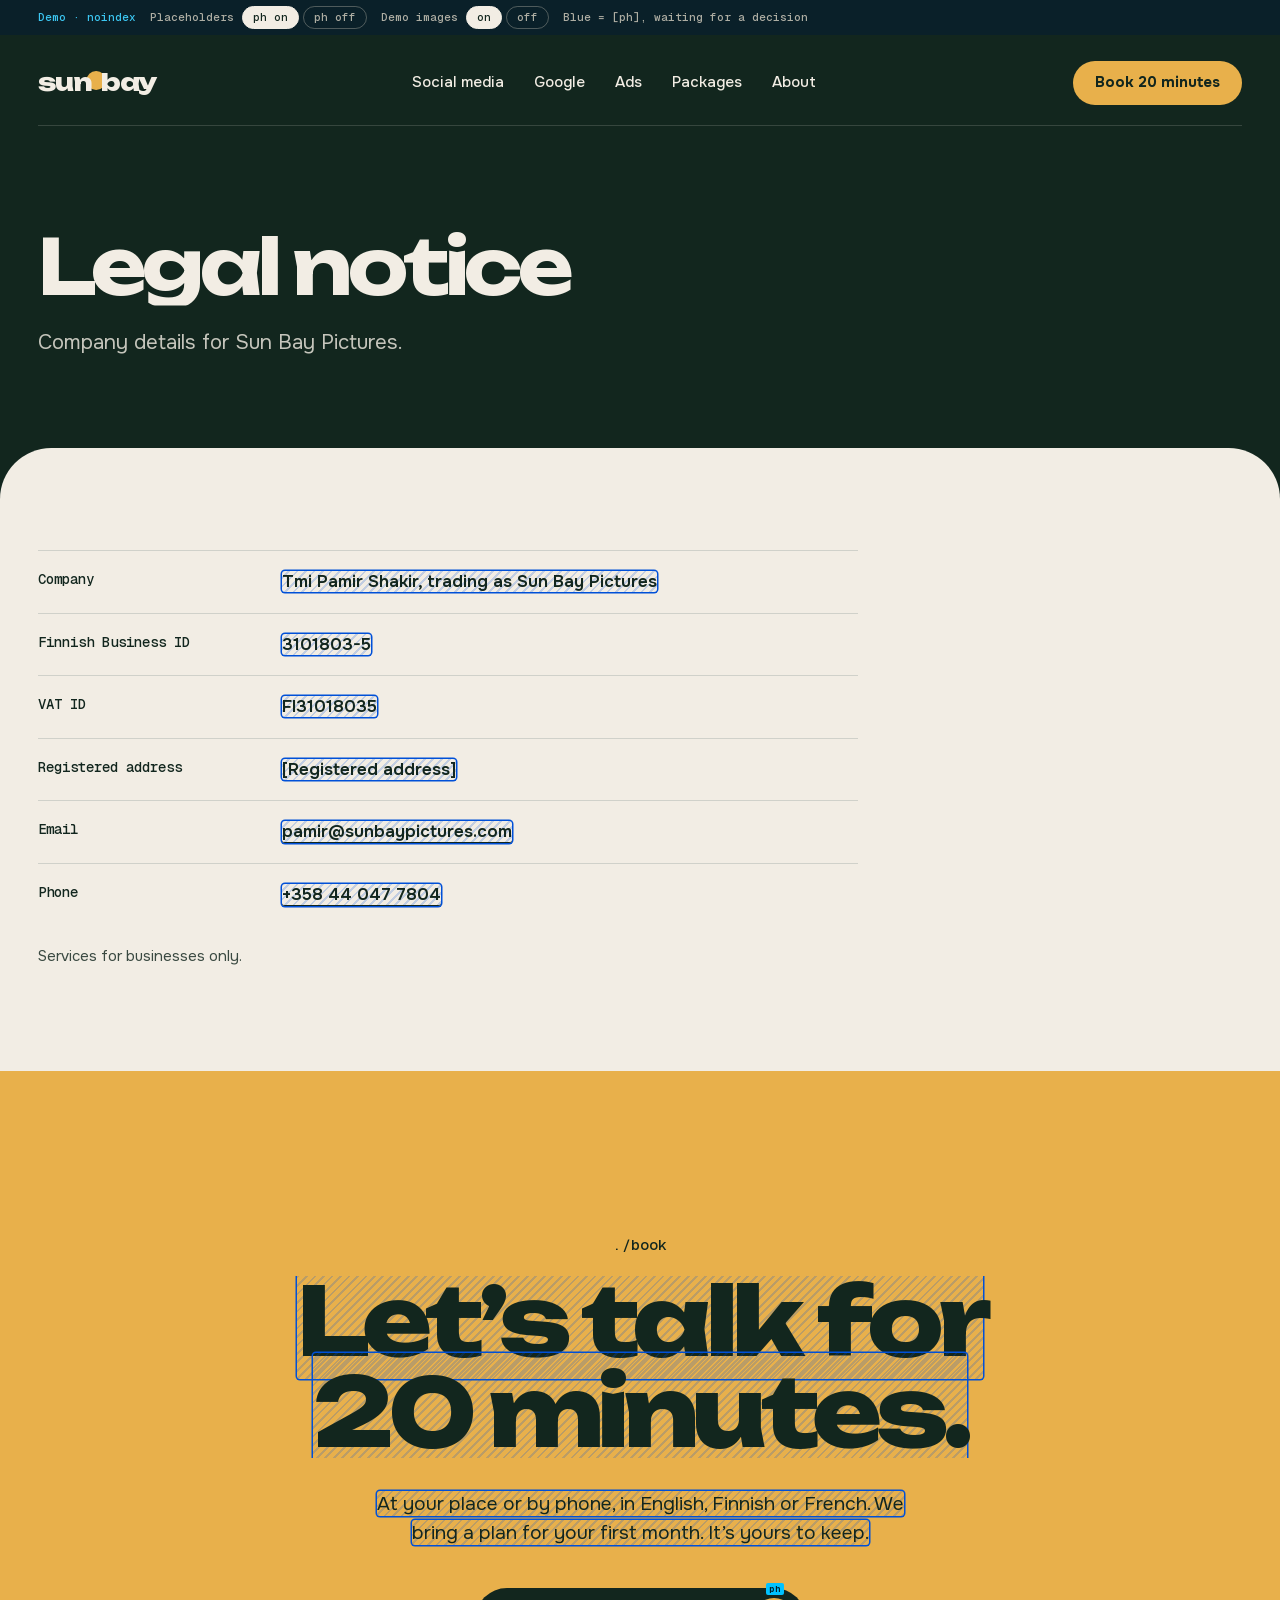
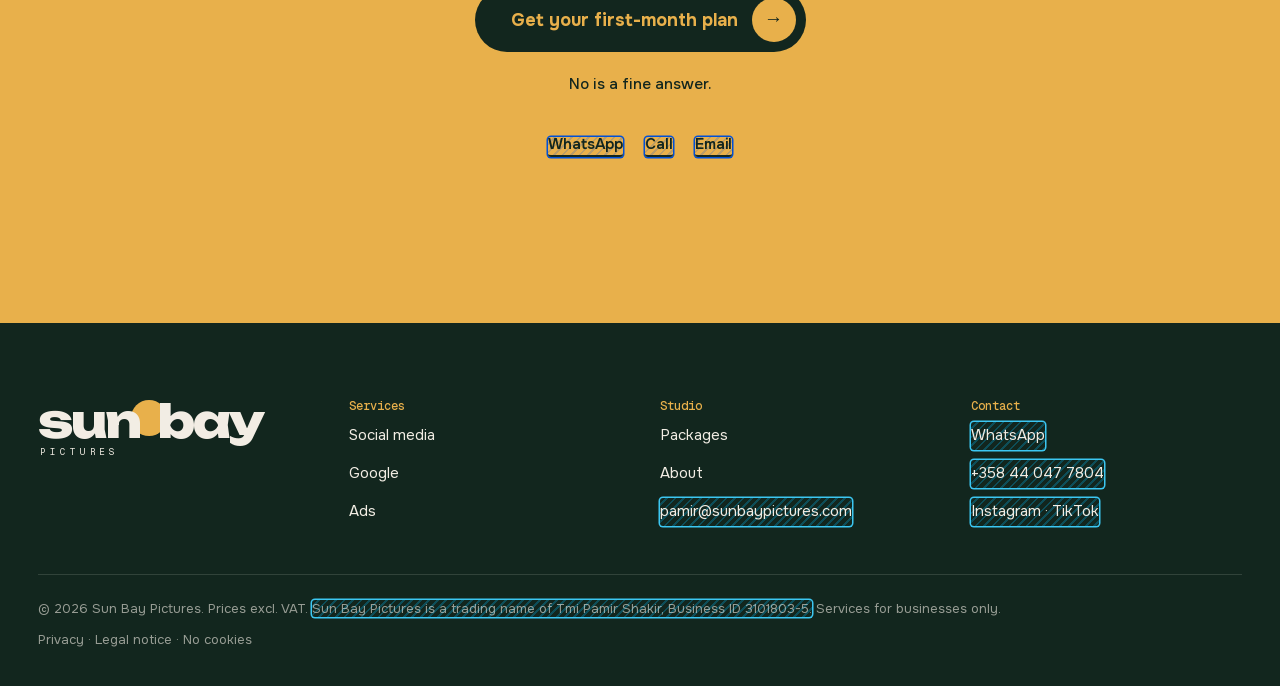
<file: en/legal-notice/index.html>
<!doctype html>
<html lang="en">
<head>
<meta name="sb-root" content="../../">
<meta charset="utf-8">
<meta name="viewport" content="width=device-width, initial-scale=1, viewport-fit=cover">
<title>Legal notice: company details and contact | Sun Bay Pictures</title>
<meta name="description" content="Sun Bay Pictures is a trading name of Tmi Pamir Shakir, Business ID 3101803-5. Company details, VAT ID and contact. Services for businesses only.">
<meta name="robots" content="noindex">
<link rel="canonical" href="https://sunbaypictures.com/en/legal-notice/">
<link rel="alternate" hreflang="en" href="https://sunbaypictures.com/en/legal-notice/">
<link rel="alternate" hreflang="x-default" href="https://sunbaypictures.com/en/legal-notice/">
<meta property="og:type" content="website">
<meta property="og:site_name" content="Sun Bay Pictures">
<meta property="og:locale" content="en_GB">
<meta property="og:title" content="Legal notice: company details and contact | Sun Bay Pictures">
<meta property="og:description" content="Sun Bay Pictures is a trading name of Tmi Pamir Shakir, Business ID 3101803-5. Company details, VAT ID and contact. Services for businesses only.">
<meta property="og:url" content="https://sunbaypictures.com/en/legal-notice/">
<meta property="og:image" content="https://sunbaypictures.com/assets/img/og/legal-en.jpg">
<meta property="og:image:width" content="1200">
<meta property="og:image:height" content="630">
<meta name="twitter:card" content="summary_large_image">
<meta name="theme-color" content="#12261E">
<link rel="icon" href="../../favicon.ico" sizes="any">
<link rel="icon" type="image/png" sizes="32x32" href="../../favicon-32.png">
<link rel="icon" type="image/png" sizes="16x16" href="../../favicon-16.png">
<link rel="apple-touch-icon" href="../../apple-touch-icon.png">
<link rel="stylesheet" href="../../assets/css/soul.css?v=1794164696">
<link rel="stylesheet" href="../../assets/css/sub.css?v=1794165478">
<script>(function(r){r.classList.add('js');var q=new URLSearchParams(location.search),v=q.get('ph');if(v==='on'||v==='off'){try{localStorage.setItem('sbp-ph',v)}catch(e){}}else{try{v=localStorage.getItem('sbp-ph')}catch(e){v=null}}if(v==='off')r.classList.add('ph-off');var d=q.get('demo');if(d==='on'||d==='off'){try{localStorage.setItem('sbp-demo',d)}catch(e){}}else{try{d=localStorage.getItem('sbp-demo')}catch(e){d=null}}if(d==='off')r.classList.add('demo-off');var calm=window.matchMedia&&matchMedia('(prefers-reduced-motion: reduce)').matches;if(!calm&&q.get('intro')!=='0')r.classList.add('intro');if(!calm){try{if(sessionStorage.getItem('sb-pt')){sessionStorage.removeItem('sb-pt');r.classList.add('pt-arrive')}}catch(e){}}})(document.documentElement)</script>
<script src="../../assets/js/soul.js?v=1794079978" defer></script>
<script src="../../assets/js/motion.js?v=1794011336" defer></script>
<script src="../../assets/js/analytics.js?v=1793366410" defer></script>
</head>
<body class="pg pg--plain">
<div class="pt" aria-hidden="true" style="--pt-a1:#F4B6C2;--pt-a2:#E8B04B;--pt-bg:#12261E;--pt-fg:#F2EDE4;--pt-lc:#E8B04B"><i class="pt__p pt__p--1"></i><i class="pt__p pt__p--2"></i><div class="pt__p pt__p--3"><div class="pt__in"><p class="pt__lab"><span>./legal-notice</span></p><p class="pt__t"><span><span class="pt__w"><span class="pt__ch" style="--i:0">L</span><span class="pt__ch" style="--i:1">e</span><span class="pt__ch" style="--i:2">g</span><span class="pt__ch" style="--i:3">a</span><span class="pt__ch" style="--i:4">l</span></span> <span class="pt__w"><span class="pt__ch" style="--i:5">n</span><span class="pt__ch" style="--i:6">o</span><span class="pt__ch" style="--i:7">t</span><span class="pt__ch" style="--i:8">i</span><span class="pt__ch" style="--i:9">c</span><span class="pt__ch" style="--i:10">e</span></span><i class="pt__dot" style="--i:11"></i></span></p></div></div></div>
<script type="application/json" id="pt-map">{"index.html": {"lab": "home", "a1": "#BFD9E0", "a2": "#EEB04A", "bg": "#0F2E3A", "fg": "#EFE4D2", "lc": "#EEB04A", "t": "<span class=\"pt__logo\"><span class=\"sbl\" role=\"img\" aria-label=\"Sun Bay Pictures\"><span class=\"sbl__w\" aria-hidden=\"true\">sun<span class=\"sbl__gap\"><span class=\"sbl__sun\"><\/span><\/span>bay<\/span><\/span><\/span>"}, "en/social-media/index.html": {"lab": "social-media", "a1": "#FFC53D", "a2": "#FF7AB6", "bg": "#14162E", "fg": "#FFF3E3", "lc": "#FF7AB6", "t": "<span class=\"pt__w\"><span class=\"pt__ch\" style=\"--i:0\">S<\/span><span class=\"pt__ch\" style=\"--i:1\">o<\/span><span class=\"pt__ch\" style=\"--i:2\">c<\/span><span class=\"pt__ch\" style=\"--i:3\">i<\/span><span class=\"pt__ch\" style=\"--i:4\">a<\/span><span class=\"pt__ch\" style=\"--i:5\">l<\/span><\/span> <span class=\"pt__w\"><span class=\"pt__ch\" style=\"--i:6\">m<\/span><span class=\"pt__ch\" style=\"--i:7\">e<\/span><span class=\"pt__ch\" style=\"--i:8\">d<\/span><span class=\"pt__ch\" style=\"--i:9\">i<\/span><span class=\"pt__ch\" style=\"--i:10\">a<\/span><\/span><i class=\"pt__dot\" style=\"--i:11\"><\/i>"}, "en/google-business-profile/index.html": {"lab": "google", "a1": "#FFCB3D", "a2": "#A8D8F0", "bg": "#0D3B3E", "fg": "#F4F0E6", "lc": "#A8D8F0", "t": "<span class=\"pt__w\"><span class=\"pt__ch\" style=\"--i:0\">G<\/span><span class=\"pt__ch\" style=\"--i:1\">o<\/span><span class=\"pt__ch\" style=\"--i:2\">o<\/span><span class=\"pt__ch\" style=\"--i:3\">g<\/span><span class=\"pt__ch\" style=\"--i:4\">l<\/span><span class=\"pt__ch\" style=\"--i:5\">e<\/span><\/span><i class=\"pt__dot\" style=\"--i:6\"><\/i>"}, "en/ads/index.html": {"lab": "ads", "a1": "#F5A66B", "a2": "#3D8BFF", "bg": "#0B1B3A", "fg": "#F2EFEA", "lc": "#3D8BFF", "t": "<span class=\"pt__w\"><span class=\"pt__ch\" style=\"--i:0\">A<\/span><span class=\"pt__ch\" style=\"--i:1\">d<\/span><span class=\"pt__ch\" style=\"--i:2\">s<\/span><\/span><i class=\"pt__dot\" style=\"--i:3\"><\/i>"}, "en/packages/index.html": {"lab": "packages", "a1": "#F4B6C2", "a2": "#E8B04B", "bg": "#FFF6E8", "fg": "#12261E", "lc": "#12261E", "t": "<span class=\"pt__w\"><span class=\"pt__ch\" style=\"--i:0\">P<\/span><span class=\"pt__ch\" style=\"--i:1\">a<\/span><span class=\"pt__ch\" style=\"--i:2\">c<\/span><span class=\"pt__ch\" style=\"--i:3\">k<\/span><span class=\"pt__ch\" style=\"--i:4\">a<\/span><span class=\"pt__ch\" style=\"--i:5\">g<\/span><span class=\"pt__ch\" style=\"--i:6\">e<\/span><span class=\"pt__ch\" style=\"--i:7\">s<\/span><\/span><i class=\"pt__dot\" style=\"--i:8\"><\/i>"}, "en/about/index.html": {"lab": "about", "a1": "#E9B44C", "a2": "#F2B8B5", "bg": "#3B0F14", "fg": "#F6EDE4", "lc": "#F2B8B5", "t": "<span class=\"pt__w\"><span class=\"pt__ch\" style=\"--i:0\">A<\/span><span class=\"pt__ch\" style=\"--i:1\">b<\/span><span class=\"pt__ch\" style=\"--i:2\">o<\/span><span class=\"pt__ch\" style=\"--i:3\">u<\/span><span class=\"pt__ch\" style=\"--i:4\">t<\/span><\/span><i class=\"pt__dot\" style=\"--i:5\"><\/i>"}, "en/legal-notice/index.html": {"lab": "legal-notice", "a1": "#F4B6C2", "a2": "#E8B04B", "bg": "#12261E", "fg": "#F2EDE4", "lc": "#E8B04B", "t": "<span class=\"pt__w\"><span class=\"pt__ch\" style=\"--i:0\">L<\/span><span class=\"pt__ch\" style=\"--i:1\">e<\/span><span class=\"pt__ch\" style=\"--i:2\">g<\/span><span class=\"pt__ch\" style=\"--i:3\">a<\/span><span class=\"pt__ch\" style=\"--i:4\">l<\/span><\/span> <span class=\"pt__w\"><span class=\"pt__ch\" style=\"--i:5\">n<\/span><span class=\"pt__ch\" style=\"--i:6\">o<\/span><span class=\"pt__ch\" style=\"--i:7\">t<\/span><span class=\"pt__ch\" style=\"--i:8\">i<\/span><span class=\"pt__ch\" style=\"--i:9\">c<\/span><span class=\"pt__ch\" style=\"--i:10\">e<\/span><\/span><i class=\"pt__dot\" style=\"--i:11\"><\/i>"}, "en/privacy/index.html": {"lab": "privacy", "a1": "#F4B6C2", "a2": "#E8B04B", "bg": "#12261E", "fg": "#F2EDE4", "lc": "#E8B04B", "t": "<span class=\"pt__w\"><span class=\"pt__ch\" style=\"--i:0\">P<\/span><span class=\"pt__ch\" style=\"--i:1\">r<\/span><span class=\"pt__ch\" style=\"--i:2\">i<\/span><span class=\"pt__ch\" style=\"--i:3\">v<\/span><span class=\"pt__ch\" style=\"--i:4\">a<\/span><span class=\"pt__ch\" style=\"--i:5\">c<\/span><span class=\"pt__ch\" style=\"--i:6\">y<\/span><\/span><i class=\"pt__dot\" style=\"--i:7\"><\/i>"}}</script>
<a class="skip" href="#main">Skip to content</a>
<div class="demobar" role="region" aria-label="Demo controls">
  <span class="demobar__tag">Demo<span class="demobar__long"> · noindex</span></span>
  <div class="demobar__group"><span class="demobar__label">Placeholders</span>
    <button type="button" data-set="ph" data-val="on" aria-pressed="false">ph on</button>
    <button type="button" data-set="ph" data-val="off" aria-pressed="false">ph off</button>
  </div>
  <div class="demobar__group"><span class="demobar__label">Demo images</span>
    <button type="button" data-set="demo" data-val="on" aria-pressed="false">on</button>
    <button type="button" data-set="demo" data-val="off" aria-pressed="false">off</button>
  </div>
  <span class="demobar__hint">Blue = [ph], waiting for a decision</span>
</div>
<div class="progress" data-progress aria-hidden="true"></div>
<header class="sptop" id="top">
<div class="spnav-wrap navbox"><div class="navfloat">
  <nav class="spnav" aria-label="Main">
    <span class="nav__bg" aria-hidden="true"><i class="nav__bgl"></i><i class="nav__bgr"></i></span>
    <a class="spnav__brand" href="../../index.html"><span class="sbl" role="img" aria-label="Sun Bay Pictures"><span class="sbl__w" aria-hidden="true">sun<span class="sbl__gap"><span class="sbl__sun"></span></span>bay</span></span><span class="sbi" aria-hidden="true">sb<i class="sbi__dot"></i></span></a>
    <div class="spnav__links"><a href="../social-media/index.html">Social media</a><a href="../google-business-profile/index.html">Google</a><a href="../ads/index.html">Ads</a><a href="../packages/index.html">Packages</a><a href="../about/index.html">About</a></div>
    <a class="spnav__book" href="#book" data-track="to-book" data-track-place="nav">Book 20 minutes</a>
    <button class="nav__menu spnav__menu" type="button" aria-expanded="false" aria-controls="menu" data-open="Menu" data-close="Close">Menu</button>
  </nav>
  <div class="menu spmenu" id="menu" hidden>
    <a href="../social-media/index.html">Social media</a>
    <a href="../google-business-profile/index.html">Google</a>
    <a href="../ads/index.html">Ads</a>
    <a href="../packages/index.html">Packages</a>
    <a href="../about/index.html">About</a>
    <a class="spmenu__book" href="#book">Get your first-month plan</a>
  </div>
</div></div>
<div class="plhero">
  <h1 class="plhero__h" data-reveal="mask">Legal notice</h1>
  <p class="plhero__p" data-reveal="up" data-delay=".1">Company details for Sun Bay Pictures.</p>
</div>
</header>
<main id="main">
<section class="sp sp--light sp--round sp--plain" id="details" aria-label="Legal notice">
  <div class="sp__in"><dl class="dl"><div><dt>Company</dt><dd><span class="ph">Tmi Pamir Shakir, trading as Sun Bay Pictures</span></dd></div><div><dt>Finnish Business ID</dt><dd><span class="ph">3101803-5</span></dd></div><div><dt>VAT ID</dt><dd><span class="ph">FI31018035</span></dd></div><div><dt>Registered address</dt><dd><span class="ph">[Registered address]</span></dd></div><div><dt>Email</dt><dd><a class="ph" href="mailto:pamir@sunbaypictures.com">pamir@sunbaypictures.com</a></dd></div><div><dt>Phone</dt><dd><a class="ph" href="tel:+358440477804">+358 44 047 7804</a></dd></div></dl><p class="tip">Services for businesses only.</p></div>
</section>

<section class="spbook" id="book" aria-labelledby="book-h">
  <p class="sp-label" data-reveal="fade">./book</p>
  <h2 class="spbook__h" id="book-h" data-reveal="mask"><span class="ph">Let’s talk for <em>20 minutes.</em></span></h2>
  <p class="spbook__p" data-reveal="up"><span class="ph">At your place or by phone, in English, Finnish or French. We bring a plan for your first month. It’s yours to keep.</span></p>
  <div class="spbook__cta" data-reveal="up" data-delay=".1"><a class="btn ph spbook__btn" href="https://www.pamirshakir.com/book/" data-track="book" data-track-place="book">Get your first-month plan</a></div>
  <p class="spbook__no" data-reveal="fade">No is a fine answer.</p>
  <p class="spbook__or"><a href="https://wa.me/358440477804" data-track="whatsapp" data-track-place="book"><span class="ph">WhatsApp</span></a><a href="tel:+358440477804" data-track="phone" data-track-place="book"><span class="ph">Call</span></a><a href="mailto:pamir@sunbaypictures.com" data-track="email" data-track-place="book"><span class="ph">Email</span></a></p>
</section>
</main>
<footer class="spfoot">
  <div class="spfoot__grid">
    <p class="spfoot__mark"><span class="sbl" role="img" aria-label="Sun Bay Pictures"><span class="sbl__w" aria-hidden="true">sun<span class="sbl__gap"><span class="sbl__sun"></span></span>bay</span><span class="sbl__p">PICTURES</span></span></p>
    <div class="spfoot__col"><p class="spfoot__t">Services</p><a href="../social-media/index.html">Social media</a><a href="../google-business-profile/index.html">Google</a><a href="../ads/index.html">Ads</a></div>
    <div class="spfoot__col"><p class="spfoot__t">Studio</p><a href="../packages/index.html">Packages</a><a href="../about/index.html">About</a><a class="ph" href="mailto:pamir@sunbaypictures.com" data-track="email">pamir@sunbaypictures.com</a></div>
    <div class="spfoot__col"><p class="spfoot__t">Contact</p><a class="ph" href="https://wa.me/358440477804" data-track="whatsapp">WhatsApp</a><a class="ph" href="tel:+358440477804" data-track="phone">+358 44 047 7804</a><span class="ph">Instagram · TikTok</span></div>
  </div>
  <div class="spfoot__bottom"><p>© 2026 Sun Bay Pictures. Prices excl. VAT. <span class="ph">Sun Bay Pictures is a trading name of Tmi Pamir Shakir, Business ID 3101803-5.</span> Services for businesses only.</p><p><a href="../privacy/index.html">Privacy</a> · <a href="index.html">Legal notice</a> · <a href="../privacy/index.html#cookies">No cookies</a></p></div>
</footer>
<div class="sticky"><a class="btn btn--yellow" href="#book" data-track="to-book" data-track-place="sticky">Get your first-month plan</a></div>
</body>
</html>
</file>
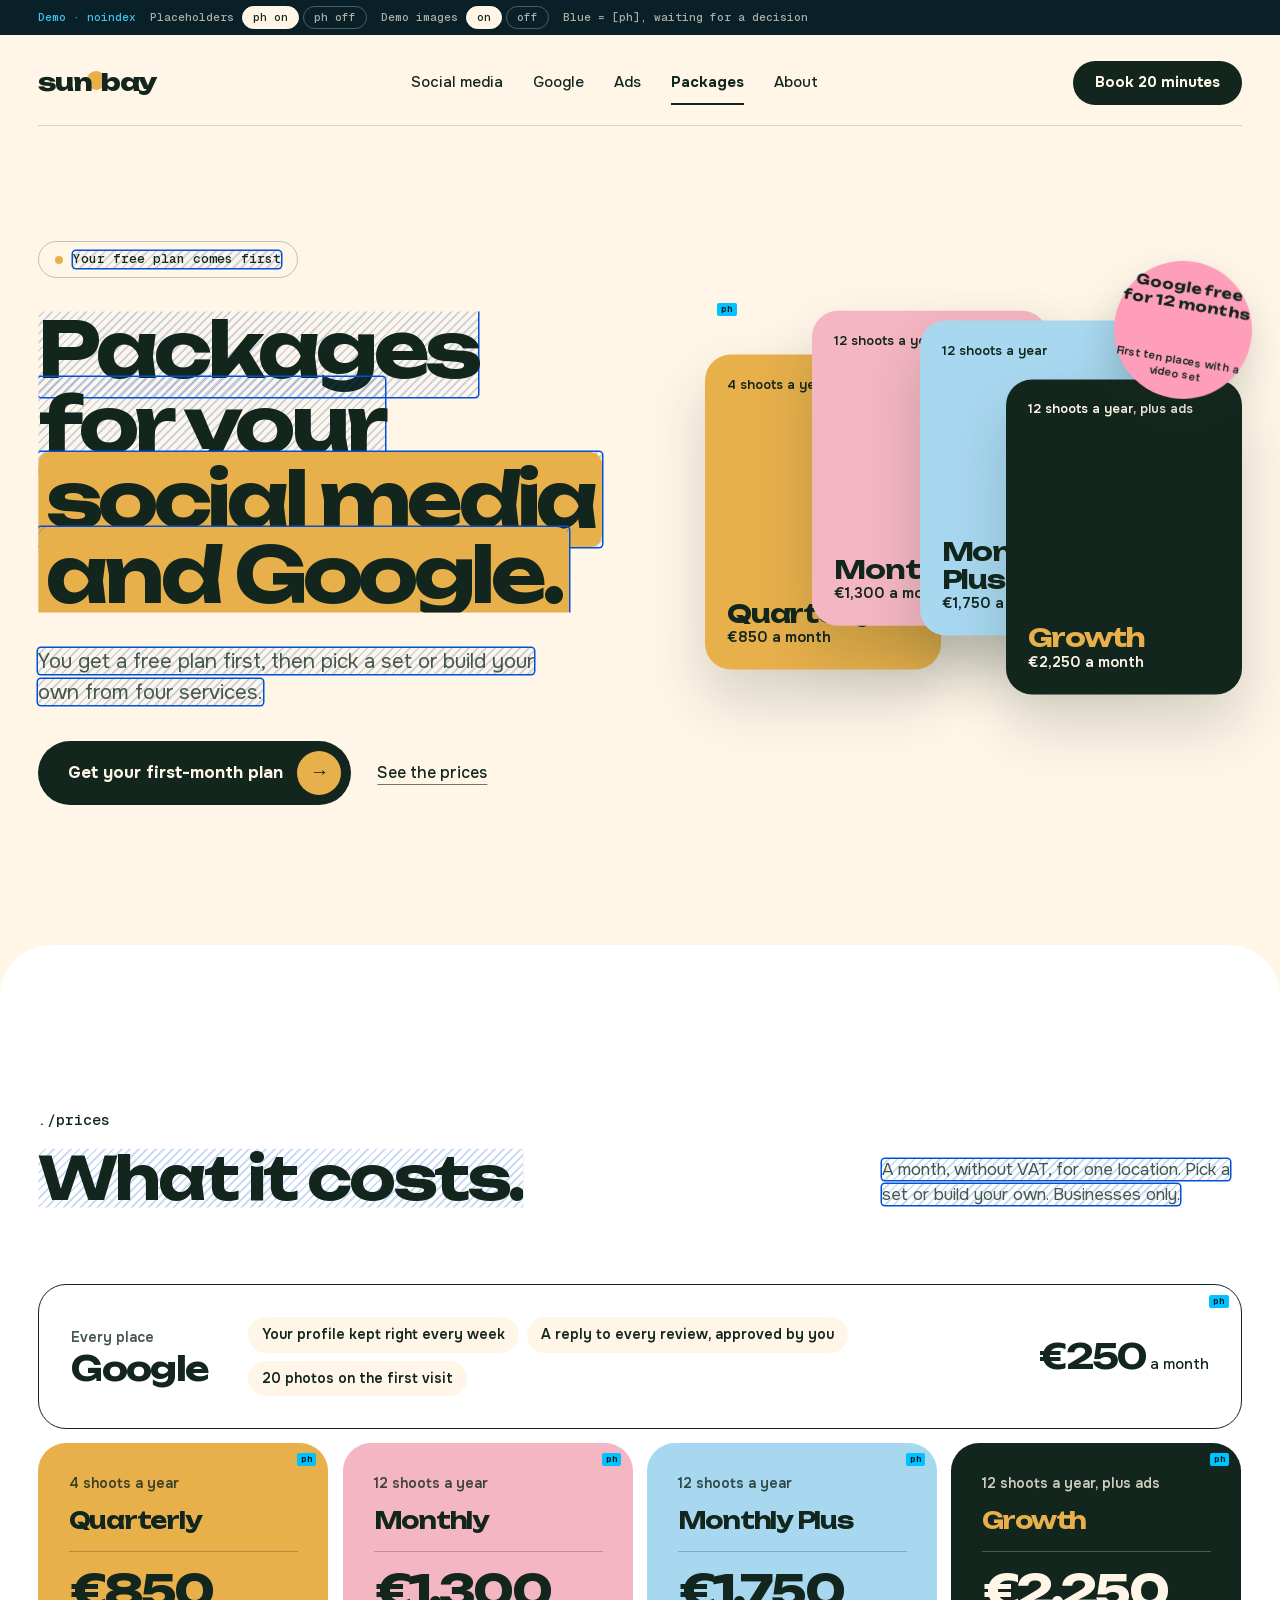
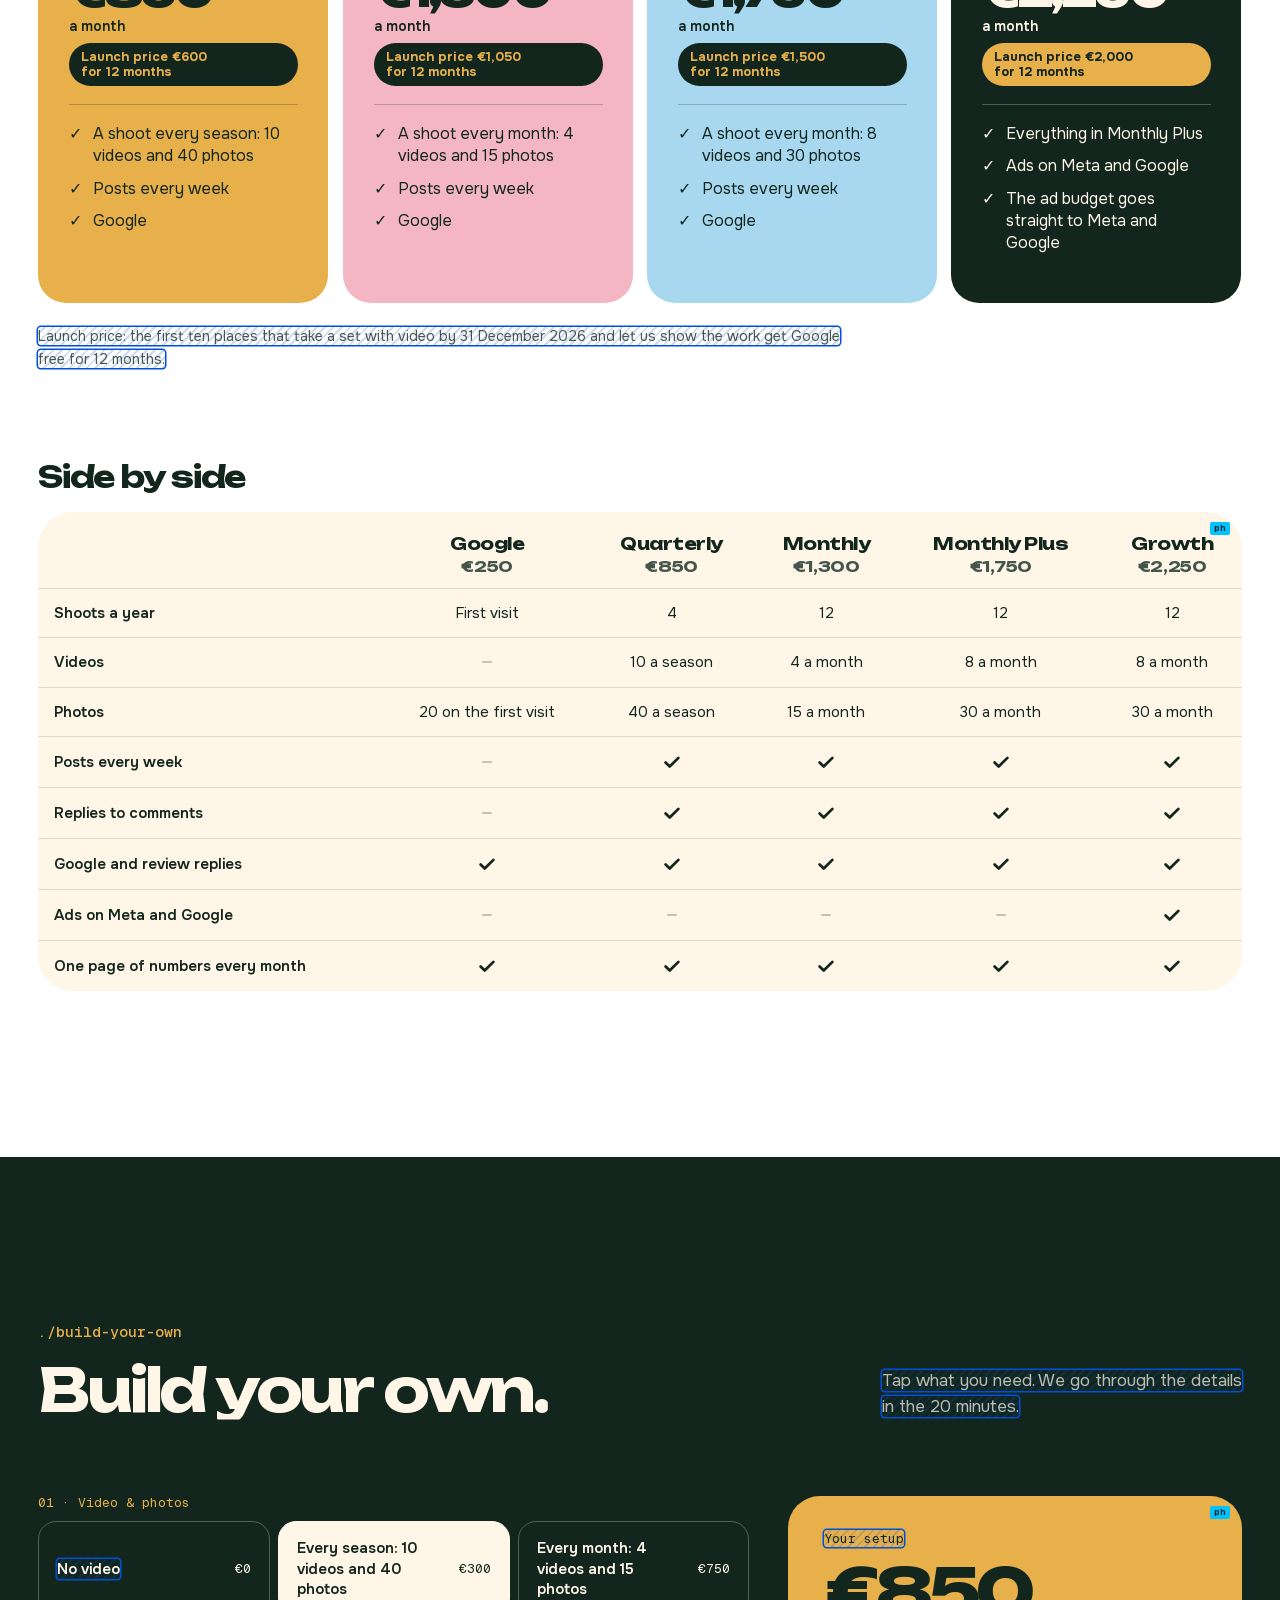
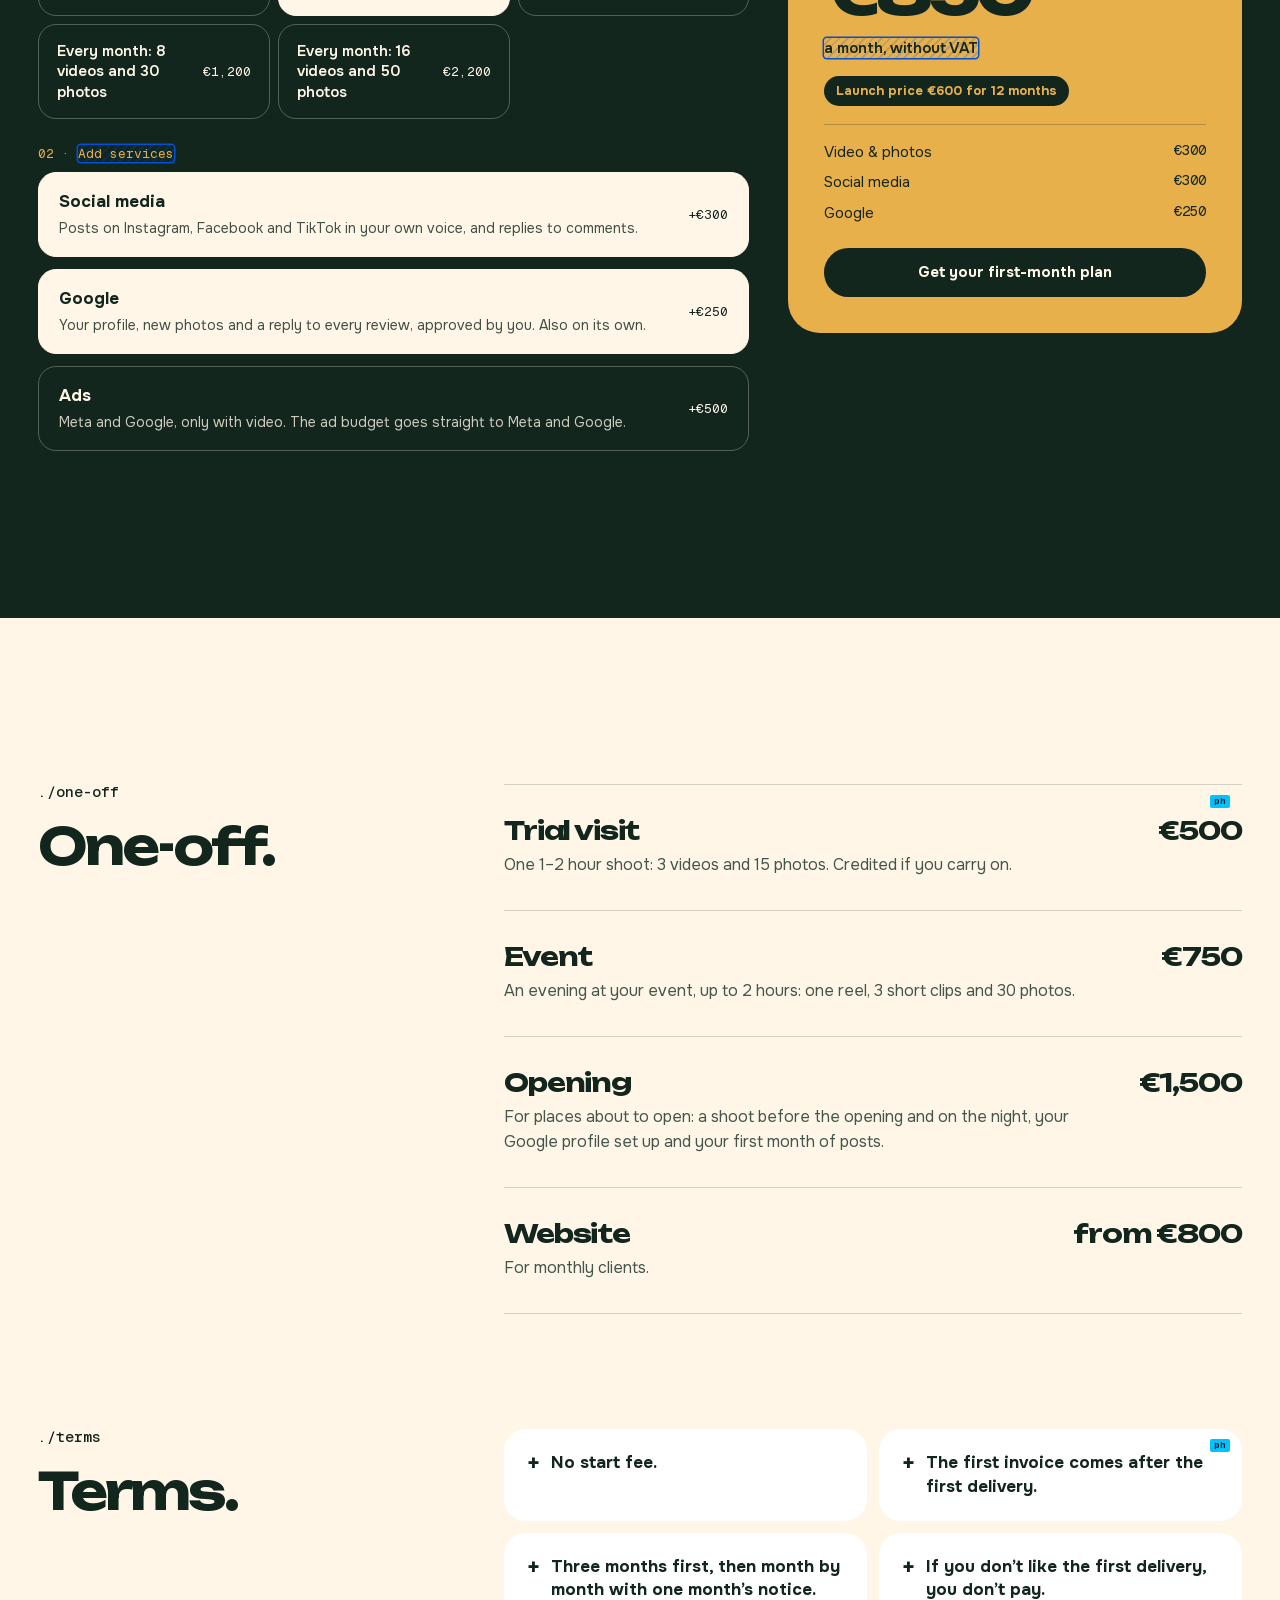
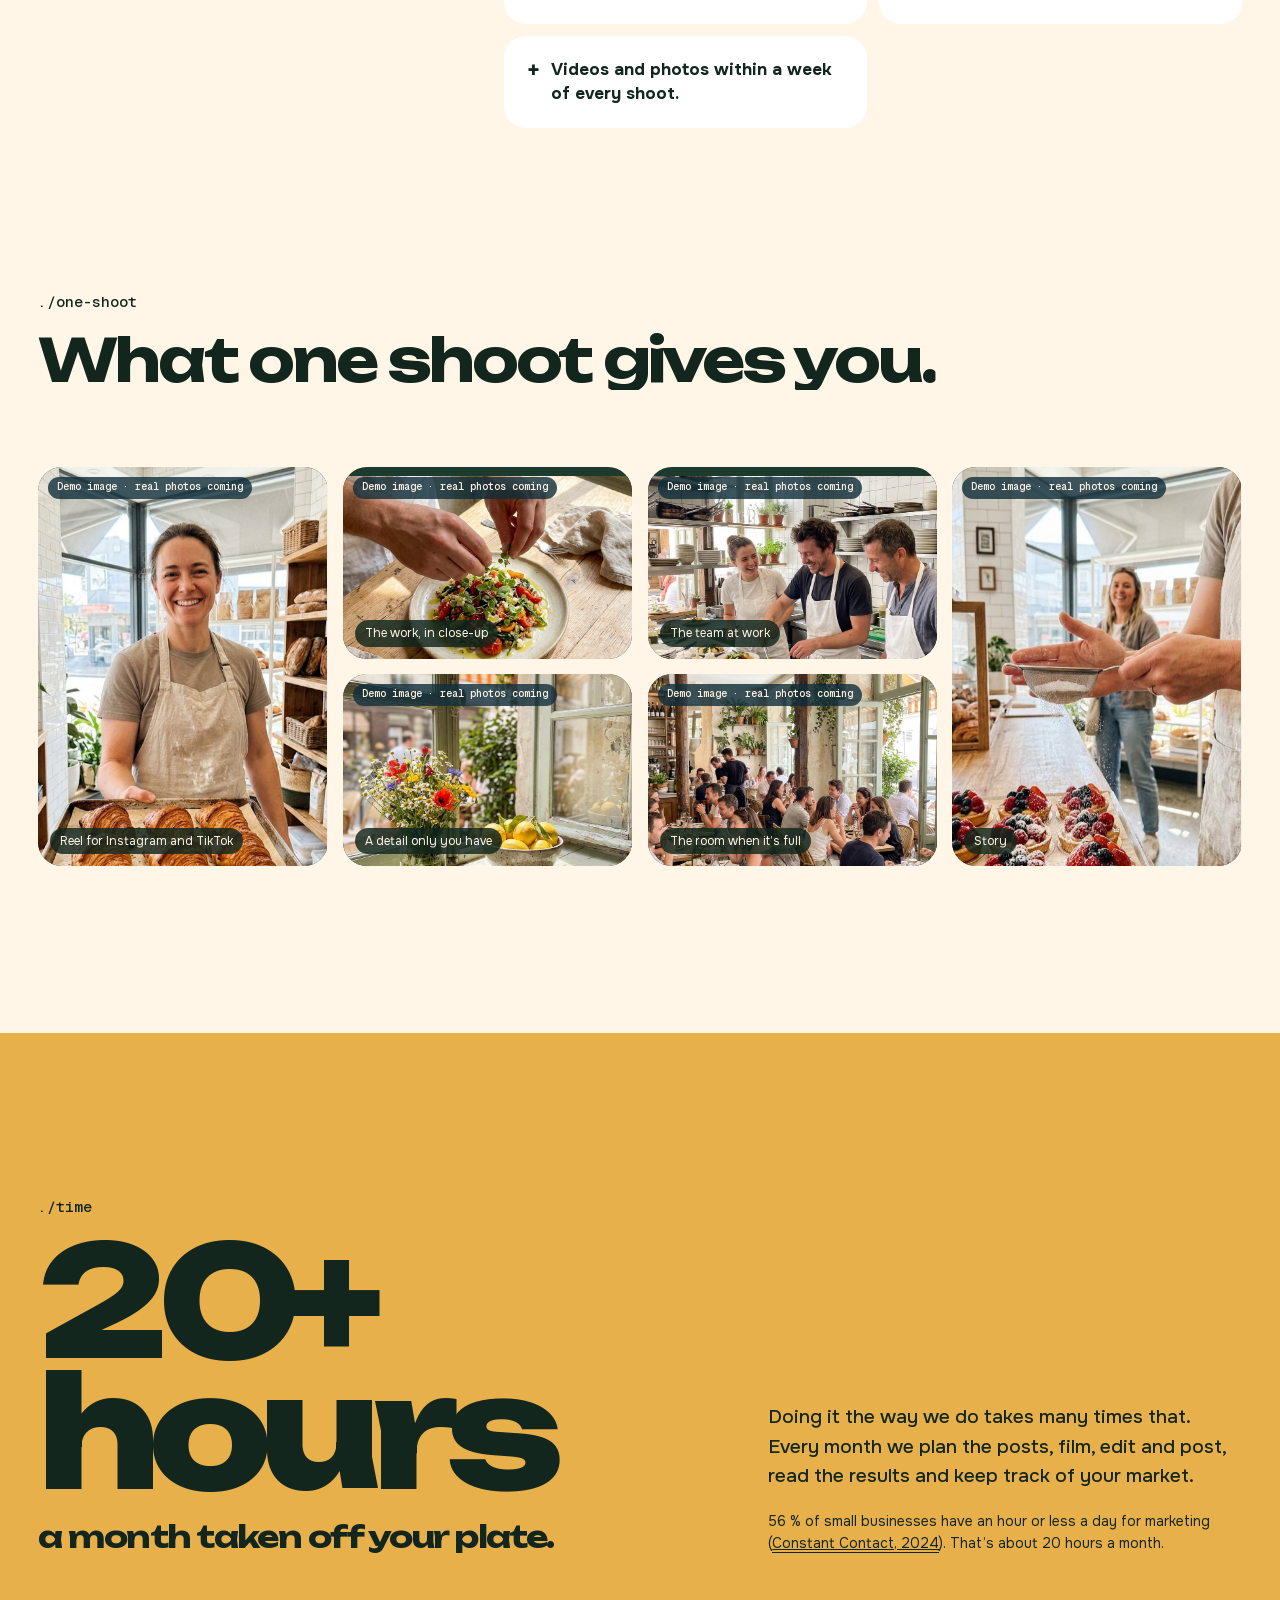
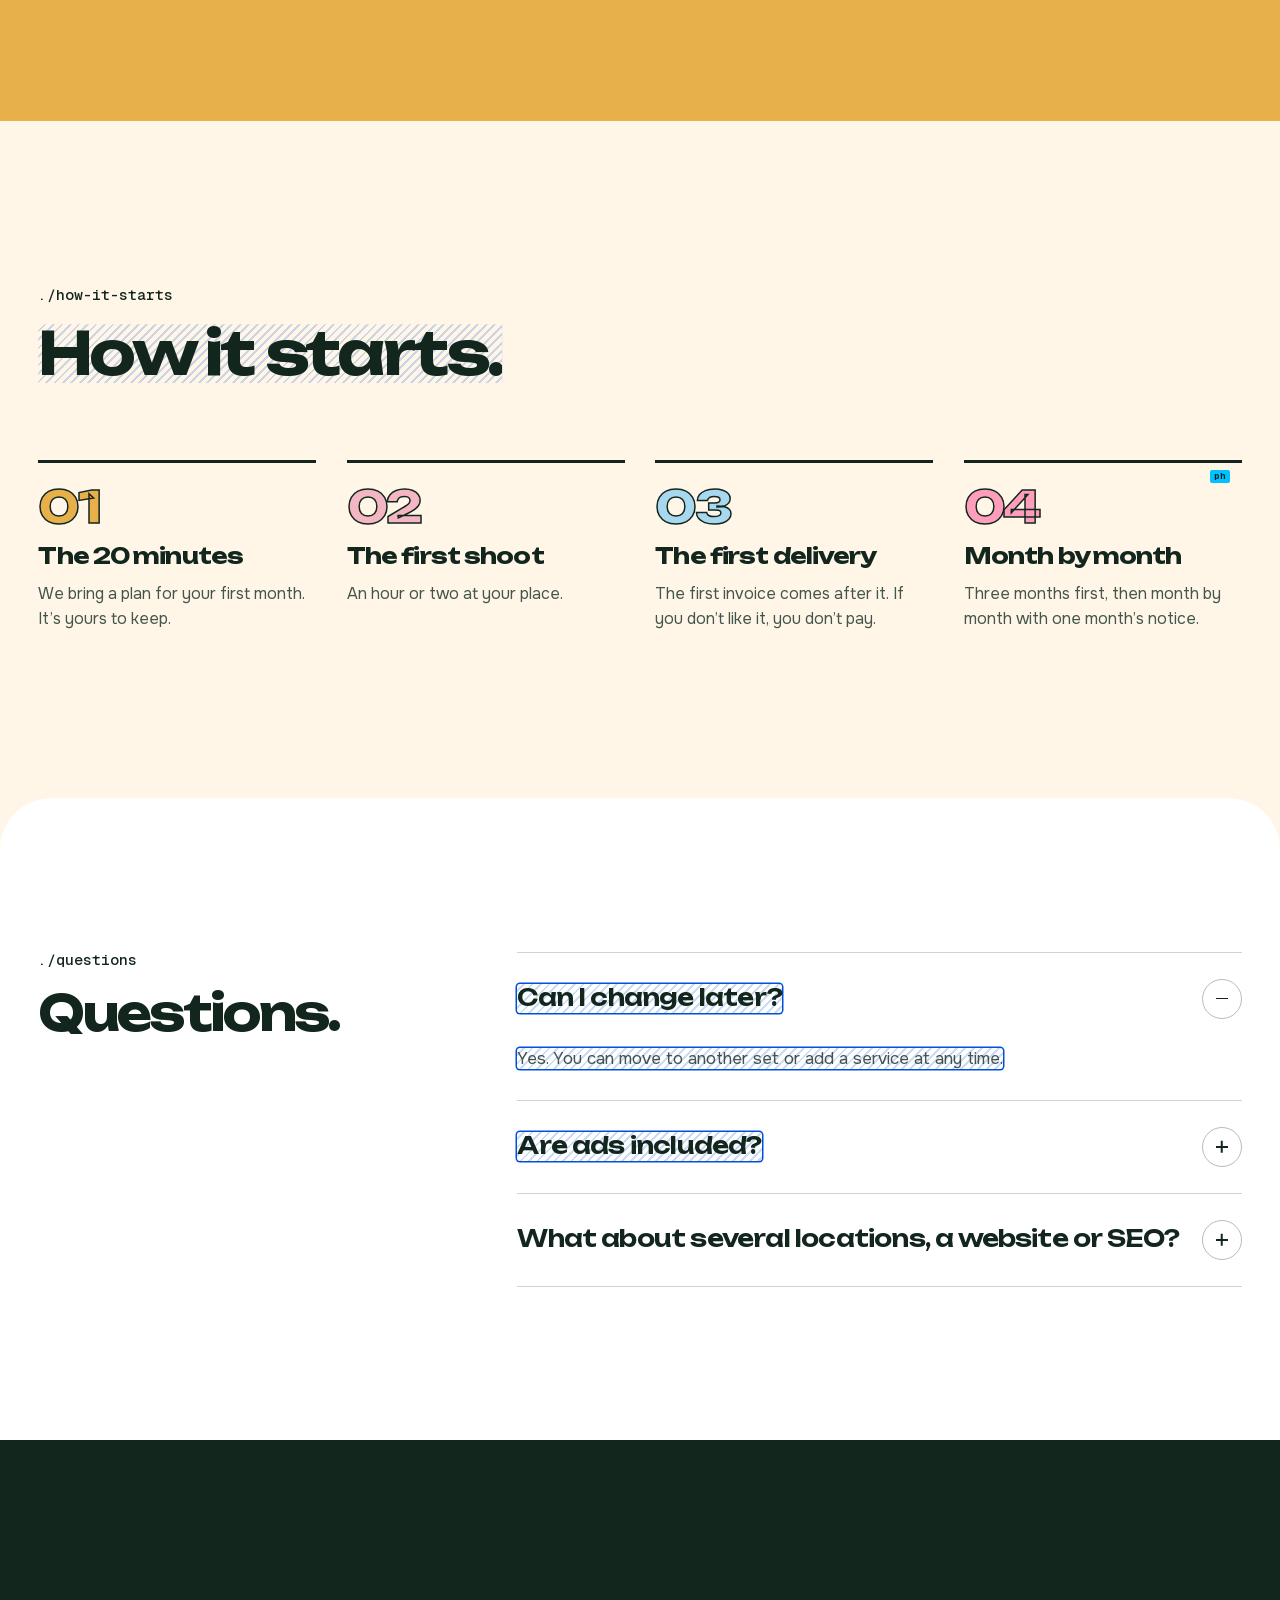
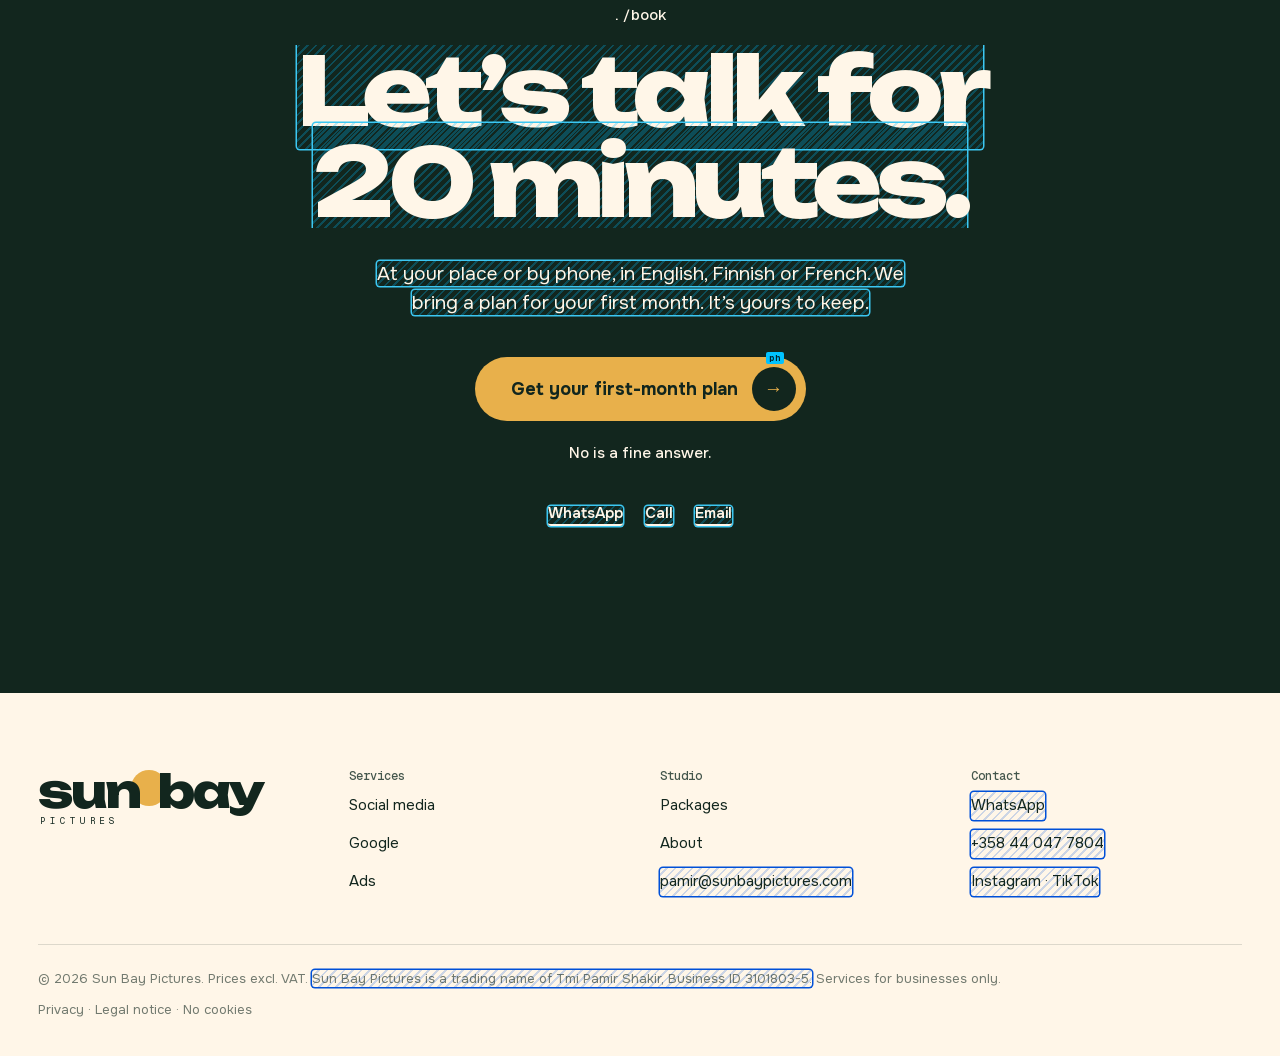
<file: en/packages/index.html>
<!doctype html>
<html lang="en">
<head>
<meta name="sb-root" content="../../">
<meta charset="utf-8">
<meta name="viewport" content="width=device-width, initial-scale=1, viewport-fit=cover">
<title>Social media packages for local businesses | Sun Bay Pictures</title>
<meta name="description" content="Packages for restaurants, shops and other local businesses in Brussels: a free plan for your first month, then a shoot every season or every month.">
<meta name="robots" content="noindex">
<link rel="canonical" href="https://sunbaypictures.com/en/packages/">
<link rel="alternate" hreflang="en" href="https://sunbaypictures.com/en/packages/">
<link rel="alternate" hreflang="x-default" href="https://sunbaypictures.com/en/packages/">
<meta property="og:type" content="website">
<meta property="og:site_name" content="Sun Bay Pictures">
<meta property="og:locale" content="en_GB">
<meta property="og:title" content="Social media packages for local businesses | Sun Bay Pictures">
<meta property="og:description" content="Packages for restaurants, shops and other local businesses in Brussels: a free plan for your first month, then a shoot every season or every month.">
<meta property="og:url" content="https://sunbaypictures.com/en/packages/">
<meta property="og:image" content="https://sunbaypictures.com/assets/img/og/packages-en.jpg">
<meta property="og:image:width" content="1200">
<meta property="og:image:height" content="630">
<meta name="twitter:card" content="summary_large_image">
<meta name="theme-color" content="#FFF6E8">
<link rel="icon" href="../../favicon.ico" sizes="any">
<link rel="icon" type="image/png" sizes="32x32" href="../../favicon-32.png">
<link rel="icon" type="image/png" sizes="16x16" href="../../favicon-16.png">
<link rel="apple-touch-icon" href="../../apple-touch-icon.png">
<link rel="stylesheet" href="../../assets/css/soul.css?v=1794164696">
<link rel="stylesheet" href="../../assets/css/sub.css?v=1794165478">
<script>(function(r){r.classList.add('js');var q=new URLSearchParams(location.search),v=q.get('ph');if(v==='on'||v==='off'){try{localStorage.setItem('sbp-ph',v)}catch(e){}}else{try{v=localStorage.getItem('sbp-ph')}catch(e){v=null}}if(v==='off')r.classList.add('ph-off');var d=q.get('demo');if(d==='on'||d==='off'){try{localStorage.setItem('sbp-demo',d)}catch(e){}}else{try{d=localStorage.getItem('sbp-demo')}catch(e){d=null}}if(d==='off')r.classList.add('demo-off');var calm=window.matchMedia&&matchMedia('(prefers-reduced-motion: reduce)').matches;if(!calm&&q.get('intro')!=='0')r.classList.add('intro');if(!calm){try{if(sessionStorage.getItem('sb-pt')){sessionStorage.removeItem('sb-pt');r.classList.add('pt-arrive')}}catch(e){}}})(document.documentElement)</script>
<script src="../../assets/js/soul.js?v=1794079978" defer></script>
<script src="../../assets/js/motion.js?v=1794011336" defer></script>
<script src="../../assets/js/analytics.js?v=1793366410" defer></script>
</head>
<body class="pg pg--packages">
<div class="pt" aria-hidden="true" style="--pt-a1:#F4B6C2;--pt-a2:#E8B04B;--pt-bg:#FFF6E8;--pt-fg:#12261E;--pt-lc:#12261E"><i class="pt__p pt__p--1"></i><i class="pt__p pt__p--2"></i><div class="pt__p pt__p--3"><div class="pt__in"><p class="pt__lab"><span>./packages</span></p><p class="pt__t"><span><span class="pt__w"><span class="pt__ch" style="--i:0">P</span><span class="pt__ch" style="--i:1">a</span><span class="pt__ch" style="--i:2">c</span><span class="pt__ch" style="--i:3">k</span><span class="pt__ch" style="--i:4">a</span><span class="pt__ch" style="--i:5">g</span><span class="pt__ch" style="--i:6">e</span><span class="pt__ch" style="--i:7">s</span></span><i class="pt__dot" style="--i:8"></i></span></p></div></div></div>
<script type="application/json" id="pt-map">{"index.html": {"lab": "home", "a1": "#BFD9E0", "a2": "#EEB04A", "bg": "#0F2E3A", "fg": "#EFE4D2", "lc": "#EEB04A", "t": "<span class=\"pt__logo\"><span class=\"sbl\" role=\"img\" aria-label=\"Sun Bay Pictures\"><span class=\"sbl__w\" aria-hidden=\"true\">sun<span class=\"sbl__gap\"><span class=\"sbl__sun\"><\/span><\/span>bay<\/span><\/span><\/span>"}, "en/social-media/index.html": {"lab": "social-media", "a1": "#FFC53D", "a2": "#FF7AB6", "bg": "#14162E", "fg": "#FFF3E3", "lc": "#FF7AB6", "t": "<span class=\"pt__w\"><span class=\"pt__ch\" style=\"--i:0\">S<\/span><span class=\"pt__ch\" style=\"--i:1\">o<\/span><span class=\"pt__ch\" style=\"--i:2\">c<\/span><span class=\"pt__ch\" style=\"--i:3\">i<\/span><span class=\"pt__ch\" style=\"--i:4\">a<\/span><span class=\"pt__ch\" style=\"--i:5\">l<\/span><\/span> <span class=\"pt__w\"><span class=\"pt__ch\" style=\"--i:6\">m<\/span><span class=\"pt__ch\" style=\"--i:7\">e<\/span><span class=\"pt__ch\" style=\"--i:8\">d<\/span><span class=\"pt__ch\" style=\"--i:9\">i<\/span><span class=\"pt__ch\" style=\"--i:10\">a<\/span><\/span><i class=\"pt__dot\" style=\"--i:11\"><\/i>"}, "en/google-business-profile/index.html": {"lab": "google", "a1": "#FFCB3D", "a2": "#A8D8F0", "bg": "#0D3B3E", "fg": "#F4F0E6", "lc": "#A8D8F0", "t": "<span class=\"pt__w\"><span class=\"pt__ch\" style=\"--i:0\">G<\/span><span class=\"pt__ch\" style=\"--i:1\">o<\/span><span class=\"pt__ch\" style=\"--i:2\">o<\/span><span class=\"pt__ch\" style=\"--i:3\">g<\/span><span class=\"pt__ch\" style=\"--i:4\">l<\/span><span class=\"pt__ch\" style=\"--i:5\">e<\/span><\/span><i class=\"pt__dot\" style=\"--i:6\"><\/i>"}, "en/ads/index.html": {"lab": "ads", "a1": "#F5A66B", "a2": "#3D8BFF", "bg": "#0B1B3A", "fg": "#F2EFEA", "lc": "#3D8BFF", "t": "<span class=\"pt__w\"><span class=\"pt__ch\" style=\"--i:0\">A<\/span><span class=\"pt__ch\" style=\"--i:1\">d<\/span><span class=\"pt__ch\" style=\"--i:2\">s<\/span><\/span><i class=\"pt__dot\" style=\"--i:3\"><\/i>"}, "en/packages/index.html": {"lab": "packages", "a1": "#F4B6C2", "a2": "#E8B04B", "bg": "#FFF6E8", "fg": "#12261E", "lc": "#12261E", "t": "<span class=\"pt__w\"><span class=\"pt__ch\" style=\"--i:0\">P<\/span><span class=\"pt__ch\" style=\"--i:1\">a<\/span><span class=\"pt__ch\" style=\"--i:2\">c<\/span><span class=\"pt__ch\" style=\"--i:3\">k<\/span><span class=\"pt__ch\" style=\"--i:4\">a<\/span><span class=\"pt__ch\" style=\"--i:5\">g<\/span><span class=\"pt__ch\" style=\"--i:6\">e<\/span><span class=\"pt__ch\" style=\"--i:7\">s<\/span><\/span><i class=\"pt__dot\" style=\"--i:8\"><\/i>"}, "en/about/index.html": {"lab": "about", "a1": "#E9B44C", "a2": "#F2B8B5", "bg": "#3B0F14", "fg": "#F6EDE4", "lc": "#F2B8B5", "t": "<span class=\"pt__w\"><span class=\"pt__ch\" style=\"--i:0\">A<\/span><span class=\"pt__ch\" style=\"--i:1\">b<\/span><span class=\"pt__ch\" style=\"--i:2\">o<\/span><span class=\"pt__ch\" style=\"--i:3\">u<\/span><span class=\"pt__ch\" style=\"--i:4\">t<\/span><\/span><i class=\"pt__dot\" style=\"--i:5\"><\/i>"}, "en/legal-notice/index.html": {"lab": "legal-notice", "a1": "#F4B6C2", "a2": "#E8B04B", "bg": "#12261E", "fg": "#F2EDE4", "lc": "#E8B04B", "t": "<span class=\"pt__w\"><span class=\"pt__ch\" style=\"--i:0\">L<\/span><span class=\"pt__ch\" style=\"--i:1\">e<\/span><span class=\"pt__ch\" style=\"--i:2\">g<\/span><span class=\"pt__ch\" style=\"--i:3\">a<\/span><span class=\"pt__ch\" style=\"--i:4\">l<\/span><\/span> <span class=\"pt__w\"><span class=\"pt__ch\" style=\"--i:5\">n<\/span><span class=\"pt__ch\" style=\"--i:6\">o<\/span><span class=\"pt__ch\" style=\"--i:7\">t<\/span><span class=\"pt__ch\" style=\"--i:8\">i<\/span><span class=\"pt__ch\" style=\"--i:9\">c<\/span><span class=\"pt__ch\" style=\"--i:10\">e<\/span><\/span><i class=\"pt__dot\" style=\"--i:11\"><\/i>"}, "en/privacy/index.html": {"lab": "privacy", "a1": "#F4B6C2", "a2": "#E8B04B", "bg": "#12261E", "fg": "#F2EDE4", "lc": "#E8B04B", "t": "<span class=\"pt__w\"><span class=\"pt__ch\" style=\"--i:0\">P<\/span><span class=\"pt__ch\" style=\"--i:1\">r<\/span><span class=\"pt__ch\" style=\"--i:2\">i<\/span><span class=\"pt__ch\" style=\"--i:3\">v<\/span><span class=\"pt__ch\" style=\"--i:4\">a<\/span><span class=\"pt__ch\" style=\"--i:5\">c<\/span><span class=\"pt__ch\" style=\"--i:6\">y<\/span><\/span><i class=\"pt__dot\" style=\"--i:7\"><\/i>"}}</script>
<a class="skip" href="#main">Skip to content</a>
<div class="demobar" role="region" aria-label="Demo controls">
  <span class="demobar__tag">Demo<span class="demobar__long"> · noindex</span></span>
  <div class="demobar__group"><span class="demobar__label">Placeholders</span>
    <button type="button" data-set="ph" data-val="on" aria-pressed="false">ph on</button>
    <button type="button" data-set="ph" data-val="off" aria-pressed="false">ph off</button>
  </div>
  <div class="demobar__group"><span class="demobar__label">Demo images</span>
    <button type="button" data-set="demo" data-val="on" aria-pressed="false">on</button>
    <button type="button" data-set="demo" data-val="off" aria-pressed="false">off</button>
  </div>
  <span class="demobar__hint">Blue = [ph], waiting for a decision</span>
</div>
<div class="progress" data-progress aria-hidden="true"></div>
<header class="sptop" id="top">
<div class="spnav-wrap navbox"><div class="navfloat">
  <nav class="spnav" aria-label="Main">
    <span class="nav__bg" aria-hidden="true"><i class="nav__bgl"></i><i class="nav__bgr"></i></span>
    <a class="spnav__brand" href="../../index.html"><span class="sbl" role="img" aria-label="Sun Bay Pictures"><span class="sbl__w" aria-hidden="true">sun<span class="sbl__gap"><span class="sbl__sun"></span></span>bay</span></span><span class="sbi" aria-hidden="true">sb<i class="sbi__dot"></i></span></a>
    <div class="spnav__links"><a href="../social-media/index.html">Social media</a><a href="../google-business-profile/index.html">Google</a><a href="../ads/index.html">Ads</a><a href="index.html" aria-current="page">Packages</a><a href="../about/index.html">About</a></div>
    <a class="spnav__book" href="#book" data-track="to-book" data-track-place="nav">Book 20 minutes</a>
    <button class="nav__menu spnav__menu" type="button" aria-expanded="false" aria-controls="menu" data-open="Menu" data-close="Close">Menu</button>
  </nav>
  <div class="menu spmenu" id="menu" hidden>
    <a href="../social-media/index.html">Social media</a>
    <a href="../google-business-profile/index.html">Google</a>
    <a href="../ads/index.html">Ads</a>
    <a href="index.html" aria-current="page">Packages</a>
    <a href="../about/index.html">About</a>
    <a class="spmenu__book" href="#book">Get your first-month plan</a>
  </div>
</div></div>
<div class="phero">
  <div class="phero__text">
    <p class="spchip" data-reveal="fade"><span aria-hidden="true"></span><span class="ph">Your free plan comes first</span></p>
    <h1 class="phero__h" data-reveal="mask" data-delay=".05"><span class="ph">Packages for your <em>social media and Google.</em></span></h1>
    <p class="phero__p" data-reveal="up" data-delay=".2"><span class="ph">You get a free plan first, then pick a set or build your own from four services.</span></p>
    <div class="phero__cta" data-reveal="up" data-delay=".3"><a class="btn btn--ink btn--hero" href="#book" data-track="to-book" data-track-place="hero">Get your first-month plan</a><a class="sp-textlink" href="#prices">See the prices</a></div>
  </div>
  <div class="pfan ph ph--block"><div class="pfan__c" data-parallax=".04" style="left:0%;top:14%"><div class="pfan__card pset--yellow" data-reveal="up" data-delay=".3" style="--rot:-12deg"><span class="pfan__for">4 shoots a year</span><span class="pfan__name">Quarterly</span><span class="pfan__price">€850 a month</span></div></div><div class="pfan__c" data-parallax=".01" style="left:20%;top:4%"><div class="pfan__card pset--lilac" data-reveal="up" data-delay=".4" style="--rot:-4deg"><span class="pfan__for">12 shoots a year</span><span class="pfan__name">Monthly</span><span class="pfan__price">€1,300 a month</span></div></div><div class="pfan__c" data-parallax="-.02" style="left:40%;top:6%"><div class="pfan__card pset--sky" data-reveal="up" data-delay=".5" style="--rot:5deg"><span class="pfan__for">12 shoots a year</span><span class="pfan__name">Monthly Plus</span><span class="pfan__price">€1,750 a month</span></div></div><div class="pfan__c" data-parallax="-.05" style="left:56%;top:18%"><div class="pfan__card pset--green" data-reveal="up" data-delay=".6" style="--rot:13deg"><span class="pfan__for">12 shoots a year, plus ads</span><span class="pfan__name">Growth</span><span class="pfan__price">€2,250 a month</span></div></div><div class="pfan__stk" data-float="1.8"><p>Google free<br>for 12 months<small>First ten places with a video set</small></p></div></div>
</div>
</header>
<main id="main">
<section class="sp sp--white sp--round" id="prices" aria-labelledby="prices-h">
  <div class="sp__in">
    <div class="sp-head"><div class="sp-head__main"><p class="sp-label" data-reveal="fade">./prices</p><h2 class="sp-h2" id="prices-h" data-reveal="mask"><span class="ph">What it costs.</span></h2></div><p class="sp-side" data-reveal="up"><span class="ph">A month, without VAT, for one location. Pick a set or build your own. Businesses only.</span></p></div>
    <div class="pgstrip ph ph--block" data-reveal="up"><div class="pgstrip__name"><span>Every place</span><b>Google</b></div><ul class="pgstrip__has"><li>Your profile kept right every week</li><li>A reply to every review, approved by you</li><li>20 photos on the first visit</li></ul><p class="pgstrip__price">€250<small> a month</small></p></div>
    <div class="psets"><article class="pset pset--yellow ph ph--block" data-reveal="up" data-delay="0.00"><p class="pset__for">4 shoots a year</p><h3 class="pset__name">Quarterly</h3><div class="pset__price"><b>€850<small> a month</small></b><span class="pset__launch">Launch price €600 for 12 months</span></div><ul class="pset__has"><li>A shoot every season: 10 videos and 40 photos</li><li>Posts every week</li><li>Google</li></ul></article><article class="pset pset--lilac ph ph--block" data-reveal="up" data-delay="0.06"><p class="pset__for">12 shoots a year</p><h3 class="pset__name">Monthly</h3><div class="pset__price"><b>€1,300<small> a month</small></b><span class="pset__launch">Launch price €1,050 for 12 months</span></div><ul class="pset__has"><li>A shoot every month: 4 videos and 15 photos</li><li>Posts every week</li><li>Google</li></ul></article><article class="pset pset--sky ph ph--block" data-reveal="up" data-delay="0.12"><p class="pset__for">12 shoots a year</p><h3 class="pset__name">Monthly Plus</h3><div class="pset__price"><b>€1,750<small> a month</small></b><span class="pset__launch">Launch price €1,500 for 12 months</span></div><ul class="pset__has"><li>A shoot every month: 8 videos and 30 photos</li><li>Posts every week</li><li>Google</li></ul></article><article class="pset pset--green ph ph--block" data-reveal="up" data-delay="0.18"><p class="pset__for">12 shoots a year, plus ads</p><h3 class="pset__name">Growth</h3><div class="pset__price"><b>€2,250<small> a month</small></b><span class="pset__launch">Launch price €2,000 for 12 months</span></div><ul class="pset__has"><li>Everything in Monthly Plus</li><li>Ads on Meta and Google</li><li>The ad budget goes straight to Meta and Google</li></ul></article></div>
    <p class="pfine" data-reveal="fade"><span class="ph">Launch price: the first ten places that take a set with video by 31 December 2026 and let us show the work get Google free for 12 months.</span></p>
    <h3 class="ptable__h" data-reveal="fade">Side by side</h3>
    <div class="ptable-wrap ph ph--block" data-scroll-row><table class="ptable"><thead><tr><td></td><th scope="col"><b>Google</b><small>€250</small></th><th scope="col"><b>Quarterly</b><small>€850</small></th><th scope="col"><b>Monthly</b><small>€1,300</small></th><th scope="col"><b>Monthly Plus</b><small>€1,750</small></th><th scope="col"><b>Growth</b><small>€2,250</small></th></tr></thead><tbody><tr><th scope="row">Shoots a year</th><td>First visit</td><td>4</td><td>12</td><td>12</td><td>12</td></tr><tr><th scope="row">Videos</th><td class="is-no"><i aria-hidden="true"></i><span class="sr">No</span></td><td>10 a season</td><td>4 a month</td><td>8 a month</td><td>8 a month</td></tr><tr><th scope="row">Photos</th><td>20 on the first visit</td><td>40 a season</td><td>15 a month</td><td>30 a month</td><td>30 a month</td></tr><tr><th scope="row">Posts every week</th><td class="is-no"><i aria-hidden="true"></i><span class="sr">No</span></td><td class="is-yes"><svg viewBox="0 0 24 24" aria-hidden="true" focusable="false"><path d="M5 12.5l4.5 4.5L19 7.5" fill="none" stroke="currentColor" stroke-width="3" stroke-linecap="round" stroke-linejoin="round"/></svg><span class="sr">Yes</span></td><td class="is-yes"><svg viewBox="0 0 24 24" aria-hidden="true" focusable="false"><path d="M5 12.5l4.5 4.5L19 7.5" fill="none" stroke="currentColor" stroke-width="3" stroke-linecap="round" stroke-linejoin="round"/></svg><span class="sr">Yes</span></td><td class="is-yes"><svg viewBox="0 0 24 24" aria-hidden="true" focusable="false"><path d="M5 12.5l4.5 4.5L19 7.5" fill="none" stroke="currentColor" stroke-width="3" stroke-linecap="round" stroke-linejoin="round"/></svg><span class="sr">Yes</span></td><td class="is-yes"><svg viewBox="0 0 24 24" aria-hidden="true" focusable="false"><path d="M5 12.5l4.5 4.5L19 7.5" fill="none" stroke="currentColor" stroke-width="3" stroke-linecap="round" stroke-linejoin="round"/></svg><span class="sr">Yes</span></td></tr><tr><th scope="row">Replies to comments</th><td class="is-no"><i aria-hidden="true"></i><span class="sr">No</span></td><td class="is-yes"><svg viewBox="0 0 24 24" aria-hidden="true" focusable="false"><path d="M5 12.5l4.5 4.5L19 7.5" fill="none" stroke="currentColor" stroke-width="3" stroke-linecap="round" stroke-linejoin="round"/></svg><span class="sr">Yes</span></td><td class="is-yes"><svg viewBox="0 0 24 24" aria-hidden="true" focusable="false"><path d="M5 12.5l4.5 4.5L19 7.5" fill="none" stroke="currentColor" stroke-width="3" stroke-linecap="round" stroke-linejoin="round"/></svg><span class="sr">Yes</span></td><td class="is-yes"><svg viewBox="0 0 24 24" aria-hidden="true" focusable="false"><path d="M5 12.5l4.5 4.5L19 7.5" fill="none" stroke="currentColor" stroke-width="3" stroke-linecap="round" stroke-linejoin="round"/></svg><span class="sr">Yes</span></td><td class="is-yes"><svg viewBox="0 0 24 24" aria-hidden="true" focusable="false"><path d="M5 12.5l4.5 4.5L19 7.5" fill="none" stroke="currentColor" stroke-width="3" stroke-linecap="round" stroke-linejoin="round"/></svg><span class="sr">Yes</span></td></tr><tr><th scope="row">Google and review replies</th><td class="is-yes"><svg viewBox="0 0 24 24" aria-hidden="true" focusable="false"><path d="M5 12.5l4.5 4.5L19 7.5" fill="none" stroke="currentColor" stroke-width="3" stroke-linecap="round" stroke-linejoin="round"/></svg><span class="sr">Yes</span></td><td class="is-yes"><svg viewBox="0 0 24 24" aria-hidden="true" focusable="false"><path d="M5 12.5l4.5 4.5L19 7.5" fill="none" stroke="currentColor" stroke-width="3" stroke-linecap="round" stroke-linejoin="round"/></svg><span class="sr">Yes</span></td><td class="is-yes"><svg viewBox="0 0 24 24" aria-hidden="true" focusable="false"><path d="M5 12.5l4.5 4.5L19 7.5" fill="none" stroke="currentColor" stroke-width="3" stroke-linecap="round" stroke-linejoin="round"/></svg><span class="sr">Yes</span></td><td class="is-yes"><svg viewBox="0 0 24 24" aria-hidden="true" focusable="false"><path d="M5 12.5l4.5 4.5L19 7.5" fill="none" stroke="currentColor" stroke-width="3" stroke-linecap="round" stroke-linejoin="round"/></svg><span class="sr">Yes</span></td><td class="is-yes"><svg viewBox="0 0 24 24" aria-hidden="true" focusable="false"><path d="M5 12.5l4.5 4.5L19 7.5" fill="none" stroke="currentColor" stroke-width="3" stroke-linecap="round" stroke-linejoin="round"/></svg><span class="sr">Yes</span></td></tr><tr><th scope="row">Ads on Meta and Google</th><td class="is-no"><i aria-hidden="true"></i><span class="sr">No</span></td><td class="is-no"><i aria-hidden="true"></i><span class="sr">No</span></td><td class="is-no"><i aria-hidden="true"></i><span class="sr">No</span></td><td class="is-no"><i aria-hidden="true"></i><span class="sr">No</span></td><td class="is-yes"><svg viewBox="0 0 24 24" aria-hidden="true" focusable="false"><path d="M5 12.5l4.5 4.5L19 7.5" fill="none" stroke="currentColor" stroke-width="3" stroke-linecap="round" stroke-linejoin="round"/></svg><span class="sr">Yes</span></td></tr><tr><th scope="row">One page of numbers every month</th><td class="is-yes"><svg viewBox="0 0 24 24" aria-hidden="true" focusable="false"><path d="M5 12.5l4.5 4.5L19 7.5" fill="none" stroke="currentColor" stroke-width="3" stroke-linecap="round" stroke-linejoin="round"/></svg><span class="sr">Yes</span></td><td class="is-yes"><svg viewBox="0 0 24 24" aria-hidden="true" focusable="false"><path d="M5 12.5l4.5 4.5L19 7.5" fill="none" stroke="currentColor" stroke-width="3" stroke-linecap="round" stroke-linejoin="round"/></svg><span class="sr">Yes</span></td><td class="is-yes"><svg viewBox="0 0 24 24" aria-hidden="true" focusable="false"><path d="M5 12.5l4.5 4.5L19 7.5" fill="none" stroke="currentColor" stroke-width="3" stroke-linecap="round" stroke-linejoin="round"/></svg><span class="sr">Yes</span></td><td class="is-yes"><svg viewBox="0 0 24 24" aria-hidden="true" focusable="false"><path d="M5 12.5l4.5 4.5L19 7.5" fill="none" stroke="currentColor" stroke-width="3" stroke-linecap="round" stroke-linejoin="round"/></svg><span class="sr">Yes</span></td><td class="is-yes"><svg viewBox="0 0 24 24" aria-hidden="true" focusable="false"><path d="M5 12.5l4.5 4.5L19 7.5" fill="none" stroke="currentColor" stroke-width="3" stroke-linecap="round" stroke-linejoin="round"/></svg><span class="sr">Yes</span></td></tr></tbody></table></div>
  </div>
</section>

<section class="sp sp--dark" id="build" aria-labelledby="build-h">
  <div class="sp__in">
    <div class="sp-head"><div class="sp-head__main"><p class="sp-label" data-reveal="fade">./build-your-own</p><h2 class="sp-h2" id="build-h" data-reveal="mask">Build your own.</h2></div><p class="sp-side" data-reveal="up"><span class="ph">Tap what you need. We go through the details in the 20 minutes.</span></p></div>
    <div class="pbuild ph ph--block" data-build data-show="1" data-video-label="Video &amp; photos">
      <div class="pbuild__picks" data-reveal="up">
        <div class="pbuild__grp"><p class="pbuild__k">01 · Video &amp; photos</p><div class="pbuild__tiers"><button type="button" class="pb2" data-tier="0" data-label="No video" aria-pressed="false"><span><span class="ph">No video</span></span><i>€0</i></button><button type="button" class="pb2" data-tier="300" data-label="Every season: 10 videos and 40 photos" aria-pressed="true"><span>Every season: 10 videos and 40 photos</span><i>€300</i></button><button type="button" class="pb2" data-tier="750" data-label="Every month: 4 videos and 15 photos" aria-pressed="false"><span>Every month: 4 videos and 15 photos</span><i>€750</i></button><button type="button" class="pb2" data-tier="1200" data-label="Every month: 8 videos and 30 photos" aria-pressed="false"><span>Every month: 8 videos and 30 photos</span><i>€1,200</i></button><button type="button" class="pb2" data-tier="2200" data-label="Every month: 16 videos and 50 photos" aria-pressed="false"><span>Every month: 16 videos and 50 photos</span><i>€2,200</i></button></div></div>
        <div class="pbuild__grp"><p class="pbuild__k">02 · <span class="ph">Add services</span></p><button type="button" class="pb2 pb2--add" data-add="300" data-label="Social media" aria-pressed="true"><span><b>Social media</b><small>Posts on Instagram, Facebook and TikTok in your own voice, and replies to comments.</small></span><i>+€300</i></button><button type="button" class="pb2 pb2--add" data-add="250" data-label="Google" aria-pressed="true" data-google><span><b>Google</b><small>Your profile, new photos and a reply to every review, approved by you. Also on its own.</small></span><i>+€250</i></button><button type="button" class="pb2 pb2--add" data-add="500" data-label="Ads" data-needs-video aria-pressed="false"><span><b>Ads</b><small>Meta and Google, only with video. The ad budget goes straight to Meta and Google.</small></span><i>+€500</i></button></div>
      </div>
      <div class="pbtot" data-reveal="up" data-delay=".1">
        <span class="pbtot__k"><span class="ph">Your setup</span></span>
        <b class="pbtot__n" data-total>€850</b>
        <span class="pbtot__p"><span class="ph">a month, without VAT</span></span>
        <span class="pbtot__launch" data-launch="Launch price {p} for 12 months">Launch price €600 for 12 months</span>
        <ul class="pbtot__lines" data-lines><li><span>Video &amp; photos · every season</span><i>€300</i></li><li><span>Social media</span><i>€300</i></li><li><span>Google</span><i>€250</i></li></ul>
        <a class="btn btn--ink" href="#book" data-track="to-book" data-track-place="build">Get your first-month plan</a>
      </div>
    </div>
  </div>
</section>

<section class="sp sp--page" id="one-off" aria-labelledby="one-off-h">
  <div class="sp__in ponce">
    <div class="ponce__head"><p class="sp-label" data-reveal="fade">./one-off</p><h2 class="sp-h2 ponce__h" id="one-off-h" data-reveal="mask">One-off.</h2></div>
    <div class="ponce__list ph ph--block"><div class="ponce__row" data-reveal="up"><b>Trial visit</b><b>€500</b><span>One 1–2 hour shoot: 3 videos and 15 photos. Credited if you carry on.</span></div><div class="ponce__row" data-reveal="up"><b>Event</b><b>€750</b><span>An evening at your event, up to 2 hours: one reel, 3 short clips and 30 photos.</span></div><div class="ponce__row" data-reveal="up"><b>Opening</b><b>€1,500</b><span>For places about to open: a shoot before the opening and on the night, your Google profile set up and your first month of posts.</span></div><div class="ponce__row" data-reveal="up"><b>Website</b><b>from €800</b><span>For monthly clients.</span></div></div>
  </div>
  <div class="sp__in ponce ponce--terms">
    <div class="ponce__head"><p class="sp-label" data-reveal="fade">./terms</p><h2 class="sp-h2 ponce__h" data-reveal="mask">Terms.</h2></div>
    <ul class="pterms ph ph--block" data-reveal="up"><li>No start fee.</li><li>The first invoice comes after the first delivery.</li><li>Three months first, then month by month with one month’s notice.</li><li>If you don’t like the first delivery, you don’t pay.</li><li>Videos and photos within a week of every shoot.</li></ul>
  </div>
</section>

<section class="sp sp--page sp--top0" id="got" aria-labelledby="got-h">
  <div class="sp__in">
    <div class="sp-head"><div class="sp-head__main"><p class="sp-label" data-reveal="fade">./one-shoot</p><h2 class="sp-h2" id="got-h" data-reveal="mask">What one shoot gives you.</h2></div></div>
    <div class="pbento"><figure class="pbento__f pbento__f--0" data-reveal="curtain" data-delay="0.00"><figure class="slot slot--video slot--real slot--hasdemo" style="--r:9/16"><img data-zoom=".05" src="../../assets/media/shoot-cut-1.jpg?v=1793474272" alt="Reel for Instagram and TikTok" loading="lazy" decoding="async"><small class="demo-tag">Demo image<em> · real photos coming</em></small><span class="slot__tpl"><span class="slot__mark"></span><span class="slot__say"><span>Real video coming · 9:16</span><b>Reel for Instagram and TikTok</b></span></span></figure><figcaption>Reel for Instagram and TikTok</figcaption></figure><figure class="pbento__f pbento__f--1" data-reveal="curtain" data-delay="0.06"><figure class="slot slot--photo slot--real slot--hasdemo" style="--r:1/1"><img data-zoom=".05" src="../../assets/media/bank-work.jpg?v=1793474267" alt="The work, in close-up" loading="lazy" decoding="async"><small class="demo-tag">Demo image<em> · real photos coming</em></small><span class="slot__tpl"><span class="slot__mark"></span><span class="slot__say"><span>Real photo coming · 1:1</span><b>The work, in close-up</b></span></span></figure><figcaption>The work, in close-up</figcaption></figure><figure class="pbento__f pbento__f--2" data-reveal="curtain" data-delay="0.12"><figure class="slot slot--photo slot--real slot--hasdemo" style="--r:1/1"><img data-zoom=".05" src="../../assets/media/bank-team.jpg?v=1793474267" alt="The team at work" loading="lazy" decoding="async"><small class="demo-tag">Demo image<em> · real photos coming</em></small><span class="slot__tpl"><span class="slot__mark"></span><span class="slot__say"><span>Real photo coming · 1:1</span><b>The team at work</b></span></span></figure><figcaption>The team at work</figcaption></figure><figure class="pbento__f pbento__f--3" data-reveal="curtain" data-delay="0.18"><figure class="slot slot--video slot--real slot--hasdemo" style="--r:9/16"><img data-zoom=".05" src="../../assets/media/shoot-cut-2.jpg?v=1793474275" alt="Story" loading="lazy" decoding="async"><small class="demo-tag">Demo image<em> · real photos coming</em></small><span class="slot__tpl"><span class="slot__mark"></span><span class="slot__say"><span>Real video coming · 9:16</span><b>Story</b></span></span></figure><figcaption>Story</figcaption></figure><figure class="pbento__f pbento__f--4" data-reveal="curtain" data-delay="0.24"><figure class="slot slot--photo slot--real slot--hasdemo" style="--r:1/1"><img data-zoom=".05" src="../../assets/media/bank-detail.jpg?v=1793474267" alt="A detail only you have" loading="lazy" decoding="async"><small class="demo-tag">Demo image<em> · real photos coming</em></small><span class="slot__tpl"><span class="slot__mark"></span><span class="slot__say"><span>Real photo coming · 1:1</span><b>A detail only you have</b></span></span></figure><figcaption>A detail only you have</figcaption></figure><figure class="pbento__f pbento__f--5" data-reveal="curtain" data-delay="0.30"><figure class="slot slot--photo slot--real slot--hasdemo" style="--r:1/1"><img data-zoom=".05" src="../../assets/media/bank-room.jpg?v=1793474267" alt="The room when it’s full" loading="lazy" decoding="async"><small class="demo-tag">Demo image<em> · real photos coming</em></small><span class="slot__tpl"><span class="slot__mark"></span><span class="slot__say"><span>Real photo coming · 1:1</span><b>The room when it’s full</b></span></span></figure><figcaption>The room when it’s full</figcaption></figure></div>
  </div>
</section>

<section class="sp sp--acc" id="time" aria-labelledby="time-h">
  <div class="sp__in ptime">
    <div class="ptime__main"><p class="sp-label" data-reveal="fade">./time</p><p class="ptime__big" data-reveal="mask">20+ hours</p>
      <h2 class="ptime__h" id="time-h" data-reveal="up">a month taken off your plate.</h2></div>
    <div class="ptime__side" data-reveal="up"><p class="ptime__more">Doing it the way we do takes many times that. Every month we plan the posts, film, edit and post, read the results and keep track of your market.</p><p class="ptime__note">56 % of small businesses have an hour or less a day for marketing (<a class="link" href="https://news.constantcontact.com/2024-04-23-New-Research-from-Constant-Contact-Reveals-Small-Businesses-Struggle-to-Market-Effectively-Due-to-Low-Confidence,-Limited-Time,-and-Lack-of-Knowledge">Constant Contact, 2024</a>). That’s about 20 hours a month.</p></div>
  </div>
</section>

<section class="sp sp--page" id="start" aria-labelledby="start-h">
  <div class="sp__in">
    <div class="sp-head"><div class="sp-head__main"><p class="sp-label" data-reveal="fade">./how-it-starts</p><h2 class="sp-h2" id="start-h" data-reveal="mask"><span class="ph">How it starts.</span></h2></div></div>
    <div class="pstart ph ph--block"><div class="pstart__s" data-reveal="up" data-delay="0.0"><span class="pstart__n pstart__n--yellow">01</span><b>The 20 minutes</b><span>We bring a plan for your first month. It’s yours to keep.</span></div><div class="pstart__s" data-reveal="up" data-delay="0.1"><span class="pstart__n pstart__n--lilac">02</span><b>The first shoot</b><span>An hour or two at your place.</span></div><div class="pstart__s" data-reveal="up" data-delay="0.2"><span class="pstart__n pstart__n--sky">03</span><b>The first delivery</b><span>The first invoice comes after it. If you don’t like it, you don’t pay.</span></div><div class="pstart__s" data-reveal="up" data-delay="0.3"><span class="pstart__n pstart__n--rose">04</span><b>Month by month</b><span>Three months first, then month by month with one month’s notice.</span></div></div>
  </div>
</section>

<section class="sp sp--white sp--round sp--faq" id="faq" aria-labelledby="faq-h">
  <div class="sp__in faq2">
    <div class="faq2__head"><p class="sp-label" data-reveal="fade">./questions</p><h2 class="sp-h2 faq2__h" id="faq-h" data-reveal="mask">Questions.</h2></div>
    <div class="acc" data-acc data-reveal="up"><div class="acc__row is-open"><h3 class="acc__q"><button type="button" aria-expanded="true" aria-controls="acc-0"><span class="ph">Can I change later?</span><span class="acc__sign" aria-hidden="true"></span></button></h3><div class="acc__a" id="acc-0"><p><span class="ph">Yes. You can move to another set or add a service at any time.</span></p></div></div><div class="acc__row"><h3 class="acc__q"><button type="button" aria-expanded="false" aria-controls="acc-1"><span class="ph">Are ads included?</span><span class="acc__sign" aria-hidden="true"></span></button></h3><div class="acc__a" id="acc-1"><p><span class="ph">In Growth, or when you add them. The ad budget is separate and goes straight to Meta and Google.</span></p></div></div><div class="acc__row"><h3 class="acc__q"><button type="button" aria-expanded="false" aria-controls="acc-2">What about several locations, a website or SEO?<span class="acc__sign" aria-hidden="true"></span></button></h3><div class="acc__a" id="acc-2"><p>Ask us in the 20 minutes and we make you a quote.</p></div></div></div>
  </div>
</section>

<section class="spbook" id="book" aria-labelledby="book-h">
  <p class="sp-label" data-reveal="fade">./book</p>
  <h2 class="spbook__h" id="book-h" data-reveal="mask"><span class="ph">Let’s talk for <em>20 minutes.</em></span></h2>
  <p class="spbook__p" data-reveal="up"><span class="ph">At your place or by phone, in English, Finnish or French. We bring a plan for your first month. It’s yours to keep.</span></p>
  <div class="spbook__cta" data-reveal="up" data-delay=".1"><a class="btn ph spbook__btn" href="https://www.pamirshakir.com/book/" data-track="book" data-track-place="book">Get your first-month plan</a></div>
  <p class="spbook__no" data-reveal="fade">No is a fine answer.</p>
  <p class="spbook__or"><a href="https://wa.me/358440477804" data-track="whatsapp" data-track-place="book"><span class="ph">WhatsApp</span></a><a href="tel:+358440477804" data-track="phone" data-track-place="book"><span class="ph">Call</span></a><a href="mailto:pamir@sunbaypictures.com" data-track="email" data-track-place="book"><span class="ph">Email</span></a></p>
</section>
</main>
<footer class="spfoot">
  <div class="spfoot__grid">
    <p class="spfoot__mark"><span class="sbl" role="img" aria-label="Sun Bay Pictures"><span class="sbl__w" aria-hidden="true">sun<span class="sbl__gap"><span class="sbl__sun"></span></span>bay</span><span class="sbl__p">PICTURES</span></span></p>
    <div class="spfoot__col"><p class="spfoot__t">Services</p><a href="../social-media/index.html">Social media</a><a href="../google-business-profile/index.html">Google</a><a href="../ads/index.html">Ads</a></div>
    <div class="spfoot__col"><p class="spfoot__t">Studio</p><a href="index.html">Packages</a><a href="../about/index.html">About</a><a class="ph" href="mailto:pamir@sunbaypictures.com" data-track="email">pamir@sunbaypictures.com</a></div>
    <div class="spfoot__col"><p class="spfoot__t">Contact</p><a class="ph" href="https://wa.me/358440477804" data-track="whatsapp">WhatsApp</a><a class="ph" href="tel:+358440477804" data-track="phone">+358 44 047 7804</a><span class="ph">Instagram · TikTok</span></div>
  </div>
  <div class="spfoot__bottom"><p>© 2026 Sun Bay Pictures. Prices excl. VAT. <span class="ph">Sun Bay Pictures is a trading name of Tmi Pamir Shakir, Business ID 3101803-5.</span> Services for businesses only.</p><p><a href="../privacy/index.html">Privacy</a> · <a href="../legal-notice/index.html">Legal notice</a> · <a href="../privacy/index.html#cookies">No cookies</a></p></div>
</footer>
<div class="sticky"><a class="btn btn--yellow" href="#book" data-track="to-book" data-track-place="sticky">Get your first-month plan</a></div>
</body>
</html>
</file>
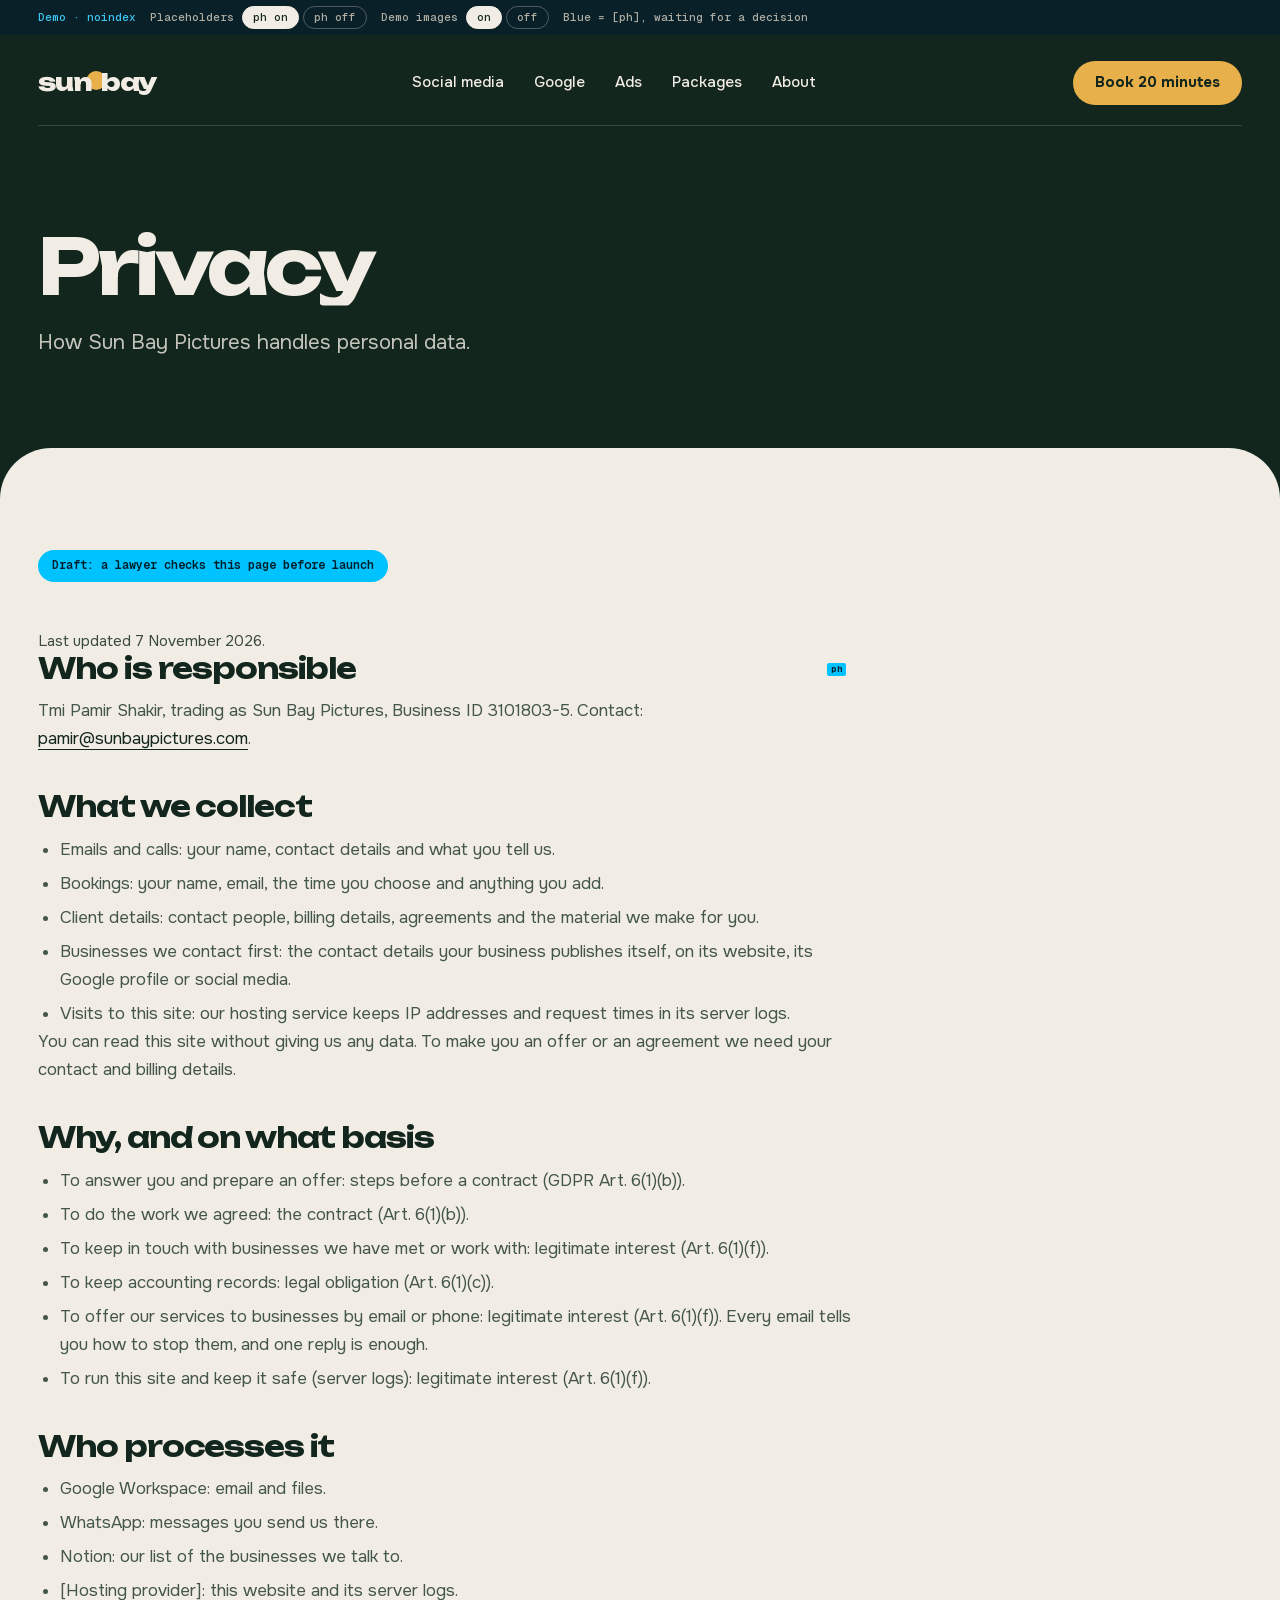
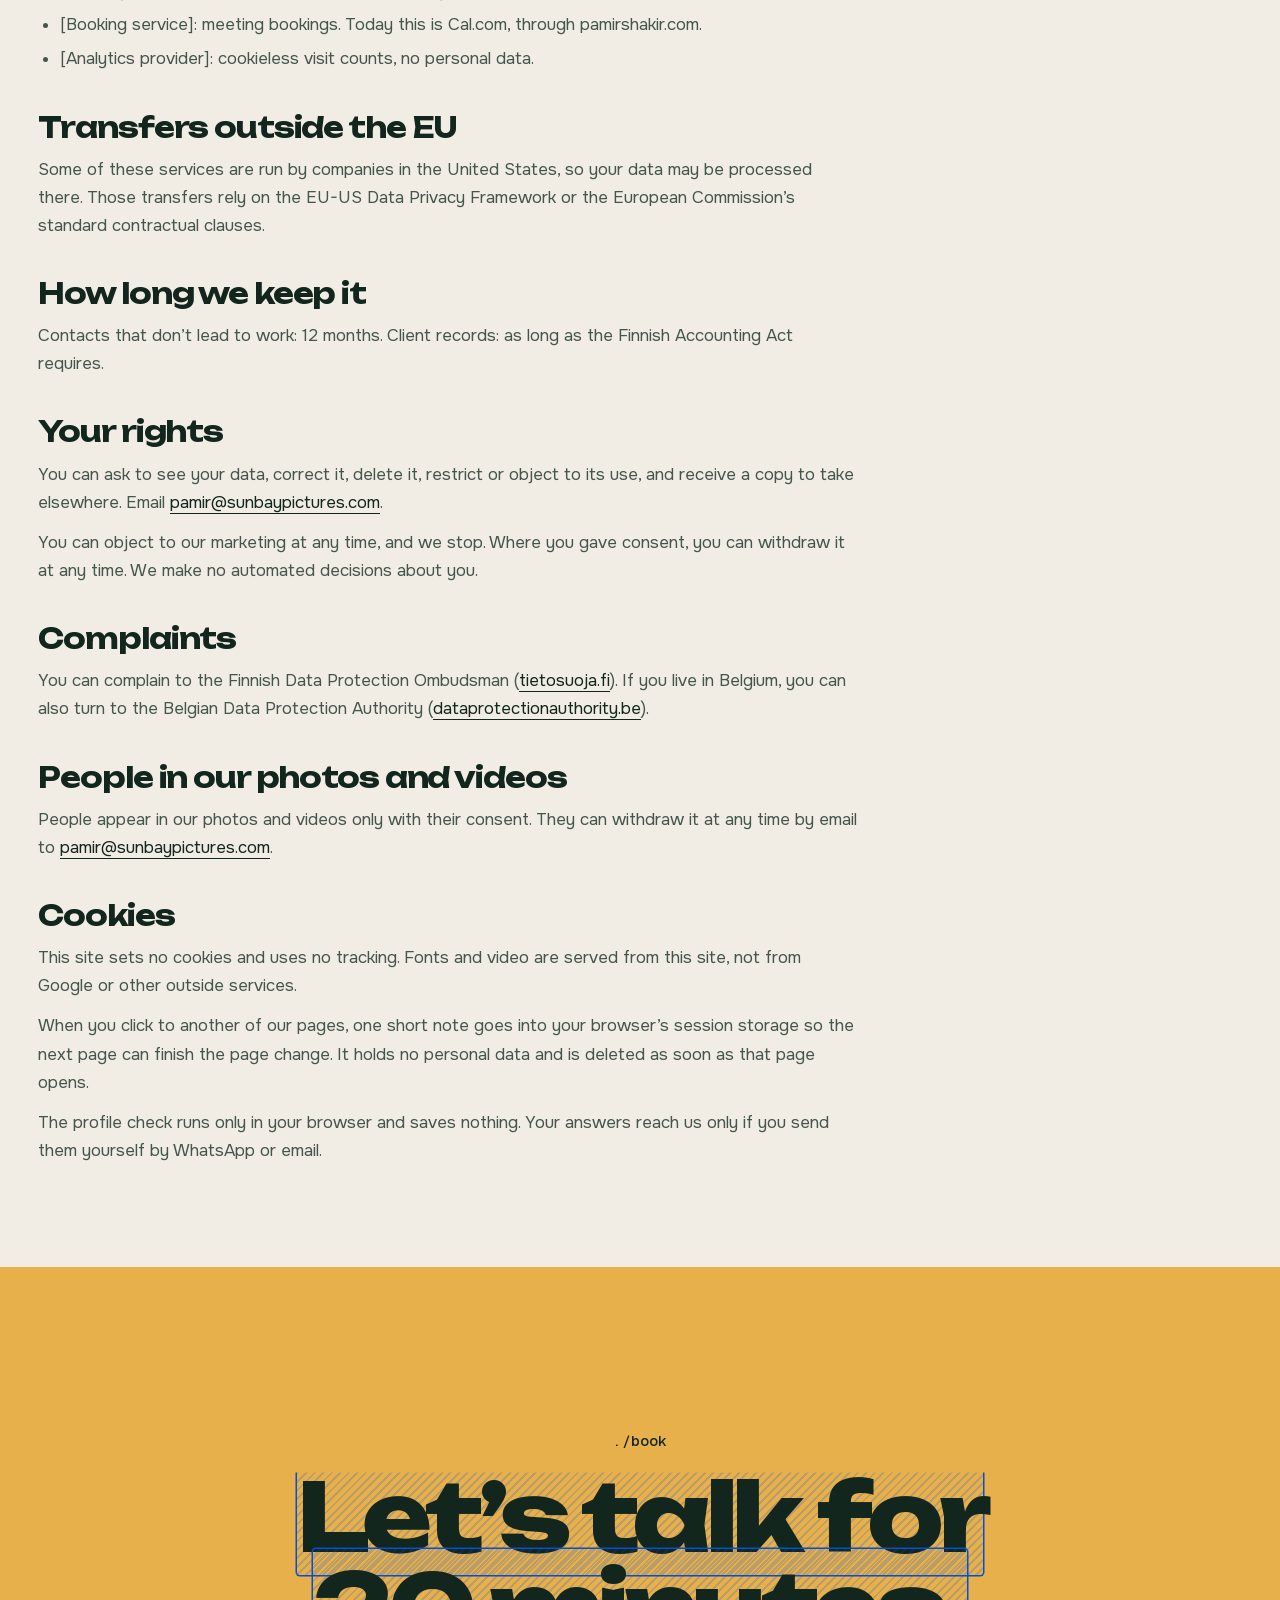
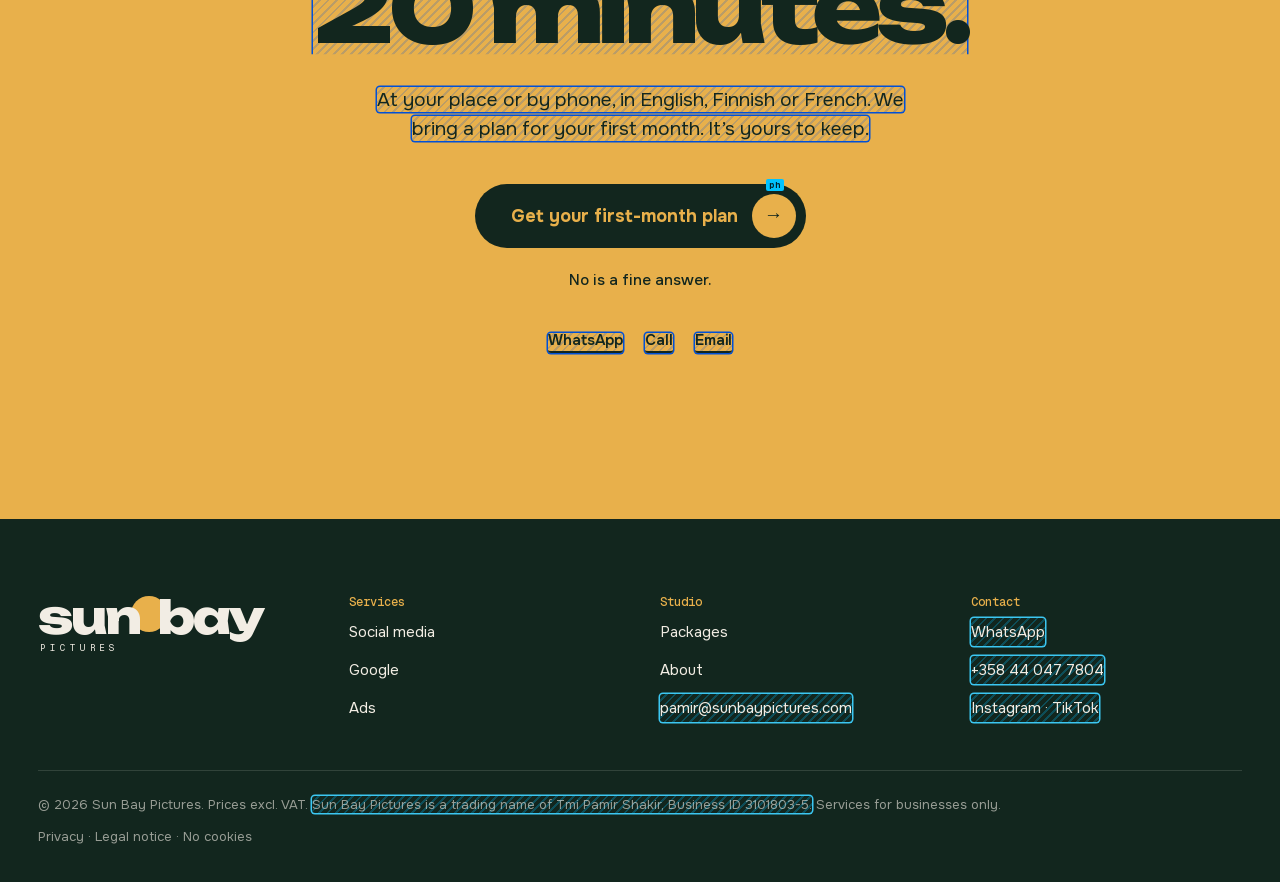
<file: en/privacy/index.html>
<!doctype html>
<html lang="en">
<head>
<meta name="sb-root" content="../../">
<meta charset="utf-8">
<meta name="viewport" content="width=device-width, initial-scale=1, viewport-fit=cover">
<title>Privacy notice: how we handle your data | Sun Bay Pictures</title>
<meta name="description" content="How Sun Bay Pictures (Tmi Pamir Shakir) handles personal data from emails, calls, bookings and client work, how long we keep it, and your rights.">
<meta name="robots" content="noindex">
<link rel="canonical" href="https://sunbaypictures.com/en/privacy/">
<link rel="alternate" hreflang="en" href="https://sunbaypictures.com/en/privacy/">
<link rel="alternate" hreflang="x-default" href="https://sunbaypictures.com/en/privacy/">
<meta property="og:type" content="website">
<meta property="og:site_name" content="Sun Bay Pictures">
<meta property="og:locale" content="en_GB">
<meta property="og:title" content="Privacy notice: how we handle your data | Sun Bay Pictures">
<meta property="og:description" content="How Sun Bay Pictures (Tmi Pamir Shakir) handles personal data from emails, calls, bookings and client work, how long we keep it, and your rights.">
<meta property="og:url" content="https://sunbaypictures.com/en/privacy/">
<meta property="og:image" content="https://sunbaypictures.com/assets/img/og/privacy-en.jpg">
<meta property="og:image:width" content="1200">
<meta property="og:image:height" content="630">
<meta name="twitter:card" content="summary_large_image">
<meta name="theme-color" content="#12261E">
<link rel="icon" href="../../favicon.ico" sizes="any">
<link rel="icon" type="image/png" sizes="32x32" href="../../favicon-32.png">
<link rel="icon" type="image/png" sizes="16x16" href="../../favicon-16.png">
<link rel="apple-touch-icon" href="../../apple-touch-icon.png">
<link rel="stylesheet" href="../../assets/css/soul.css?v=1794164696">
<link rel="stylesheet" href="../../assets/css/sub.css?v=1794165478">
<script>(function(r){r.classList.add('js');var q=new URLSearchParams(location.search),v=q.get('ph');if(v==='on'||v==='off'){try{localStorage.setItem('sbp-ph',v)}catch(e){}}else{try{v=localStorage.getItem('sbp-ph')}catch(e){v=null}}if(v==='off')r.classList.add('ph-off');var d=q.get('demo');if(d==='on'||d==='off'){try{localStorage.setItem('sbp-demo',d)}catch(e){}}else{try{d=localStorage.getItem('sbp-demo')}catch(e){d=null}}if(d==='off')r.classList.add('demo-off');var calm=window.matchMedia&&matchMedia('(prefers-reduced-motion: reduce)').matches;if(!calm&&q.get('intro')!=='0')r.classList.add('intro');if(!calm){try{if(sessionStorage.getItem('sb-pt')){sessionStorage.removeItem('sb-pt');r.classList.add('pt-arrive')}}catch(e){}}})(document.documentElement)</script>
<script src="../../assets/js/soul.js?v=1794079978" defer></script>
<script src="../../assets/js/motion.js?v=1794011336" defer></script>
<script src="../../assets/js/analytics.js?v=1793366410" defer></script>
</head>
<body class="pg pg--plain">
<div class="pt" aria-hidden="true" style="--pt-a1:#F4B6C2;--pt-a2:#E8B04B;--pt-bg:#12261E;--pt-fg:#F2EDE4;--pt-lc:#E8B04B"><i class="pt__p pt__p--1"></i><i class="pt__p pt__p--2"></i><div class="pt__p pt__p--3"><div class="pt__in"><p class="pt__lab"><span>./privacy</span></p><p class="pt__t"><span><span class="pt__w"><span class="pt__ch" style="--i:0">P</span><span class="pt__ch" style="--i:1">r</span><span class="pt__ch" style="--i:2">i</span><span class="pt__ch" style="--i:3">v</span><span class="pt__ch" style="--i:4">a</span><span class="pt__ch" style="--i:5">c</span><span class="pt__ch" style="--i:6">y</span></span><i class="pt__dot" style="--i:7"></i></span></p></div></div></div>
<script type="application/json" id="pt-map">{"index.html": {"lab": "home", "a1": "#BFD9E0", "a2": "#EEB04A", "bg": "#0F2E3A", "fg": "#EFE4D2", "lc": "#EEB04A", "t": "<span class=\"pt__logo\"><span class=\"sbl\" role=\"img\" aria-label=\"Sun Bay Pictures\"><span class=\"sbl__w\" aria-hidden=\"true\">sun<span class=\"sbl__gap\"><span class=\"sbl__sun\"><\/span><\/span>bay<\/span><\/span><\/span>"}, "en/social-media/index.html": {"lab": "social-media", "a1": "#FFC53D", "a2": "#FF7AB6", "bg": "#14162E", "fg": "#FFF3E3", "lc": "#FF7AB6", "t": "<span class=\"pt__w\"><span class=\"pt__ch\" style=\"--i:0\">S<\/span><span class=\"pt__ch\" style=\"--i:1\">o<\/span><span class=\"pt__ch\" style=\"--i:2\">c<\/span><span class=\"pt__ch\" style=\"--i:3\">i<\/span><span class=\"pt__ch\" style=\"--i:4\">a<\/span><span class=\"pt__ch\" style=\"--i:5\">l<\/span><\/span> <span class=\"pt__w\"><span class=\"pt__ch\" style=\"--i:6\">m<\/span><span class=\"pt__ch\" style=\"--i:7\">e<\/span><span class=\"pt__ch\" style=\"--i:8\">d<\/span><span class=\"pt__ch\" style=\"--i:9\">i<\/span><span class=\"pt__ch\" style=\"--i:10\">a<\/span><\/span><i class=\"pt__dot\" style=\"--i:11\"><\/i>"}, "en/google-business-profile/index.html": {"lab": "google", "a1": "#FFCB3D", "a2": "#A8D8F0", "bg": "#0D3B3E", "fg": "#F4F0E6", "lc": "#A8D8F0", "t": "<span class=\"pt__w\"><span class=\"pt__ch\" style=\"--i:0\">G<\/span><span class=\"pt__ch\" style=\"--i:1\">o<\/span><span class=\"pt__ch\" style=\"--i:2\">o<\/span><span class=\"pt__ch\" style=\"--i:3\">g<\/span><span class=\"pt__ch\" style=\"--i:4\">l<\/span><span class=\"pt__ch\" style=\"--i:5\">e<\/span><\/span><i class=\"pt__dot\" style=\"--i:6\"><\/i>"}, "en/ads/index.html": {"lab": "ads", "a1": "#F5A66B", "a2": "#3D8BFF", "bg": "#0B1B3A", "fg": "#F2EFEA", "lc": "#3D8BFF", "t": "<span class=\"pt__w\"><span class=\"pt__ch\" style=\"--i:0\">A<\/span><span class=\"pt__ch\" style=\"--i:1\">d<\/span><span class=\"pt__ch\" style=\"--i:2\">s<\/span><\/span><i class=\"pt__dot\" style=\"--i:3\"><\/i>"}, "en/packages/index.html": {"lab": "packages", "a1": "#F4B6C2", "a2": "#E8B04B", "bg": "#FFF6E8", "fg": "#12261E", "lc": "#12261E", "t": "<span class=\"pt__w\"><span class=\"pt__ch\" style=\"--i:0\">P<\/span><span class=\"pt__ch\" style=\"--i:1\">a<\/span><span class=\"pt__ch\" style=\"--i:2\">c<\/span><span class=\"pt__ch\" style=\"--i:3\">k<\/span><span class=\"pt__ch\" style=\"--i:4\">a<\/span><span class=\"pt__ch\" style=\"--i:5\">g<\/span><span class=\"pt__ch\" style=\"--i:6\">e<\/span><span class=\"pt__ch\" style=\"--i:7\">s<\/span><\/span><i class=\"pt__dot\" style=\"--i:8\"><\/i>"}, "en/about/index.html": {"lab": "about", "a1": "#E9B44C", "a2": "#F2B8B5", "bg": "#3B0F14", "fg": "#F6EDE4", "lc": "#F2B8B5", "t": "<span class=\"pt__w\"><span class=\"pt__ch\" style=\"--i:0\">A<\/span><span class=\"pt__ch\" style=\"--i:1\">b<\/span><span class=\"pt__ch\" style=\"--i:2\">o<\/span><span class=\"pt__ch\" style=\"--i:3\">u<\/span><span class=\"pt__ch\" style=\"--i:4\">t<\/span><\/span><i class=\"pt__dot\" style=\"--i:5\"><\/i>"}, "en/legal-notice/index.html": {"lab": "legal-notice", "a1": "#F4B6C2", "a2": "#E8B04B", "bg": "#12261E", "fg": "#F2EDE4", "lc": "#E8B04B", "t": "<span class=\"pt__w\"><span class=\"pt__ch\" style=\"--i:0\">L<\/span><span class=\"pt__ch\" style=\"--i:1\">e<\/span><span class=\"pt__ch\" style=\"--i:2\">g<\/span><span class=\"pt__ch\" style=\"--i:3\">a<\/span><span class=\"pt__ch\" style=\"--i:4\">l<\/span><\/span> <span class=\"pt__w\"><span class=\"pt__ch\" style=\"--i:5\">n<\/span><span class=\"pt__ch\" style=\"--i:6\">o<\/span><span class=\"pt__ch\" style=\"--i:7\">t<\/span><span class=\"pt__ch\" style=\"--i:8\">i<\/span><span class=\"pt__ch\" style=\"--i:9\">c<\/span><span class=\"pt__ch\" style=\"--i:10\">e<\/span><\/span><i class=\"pt__dot\" style=\"--i:11\"><\/i>"}, "en/privacy/index.html": {"lab": "privacy", "a1": "#F4B6C2", "a2": "#E8B04B", "bg": "#12261E", "fg": "#F2EDE4", "lc": "#E8B04B", "t": "<span class=\"pt__w\"><span class=\"pt__ch\" style=\"--i:0\">P<\/span><span class=\"pt__ch\" style=\"--i:1\">r<\/span><span class=\"pt__ch\" style=\"--i:2\">i<\/span><span class=\"pt__ch\" style=\"--i:3\">v<\/span><span class=\"pt__ch\" style=\"--i:4\">a<\/span><span class=\"pt__ch\" style=\"--i:5\">c<\/span><span class=\"pt__ch\" style=\"--i:6\">y<\/span><\/span><i class=\"pt__dot\" style=\"--i:7\"><\/i>"}}</script>
<a class="skip" href="#main">Skip to content</a>
<div class="demobar" role="region" aria-label="Demo controls">
  <span class="demobar__tag">Demo<span class="demobar__long"> · noindex</span></span>
  <div class="demobar__group"><span class="demobar__label">Placeholders</span>
    <button type="button" data-set="ph" data-val="on" aria-pressed="false">ph on</button>
    <button type="button" data-set="ph" data-val="off" aria-pressed="false">ph off</button>
  </div>
  <div class="demobar__group"><span class="demobar__label">Demo images</span>
    <button type="button" data-set="demo" data-val="on" aria-pressed="false">on</button>
    <button type="button" data-set="demo" data-val="off" aria-pressed="false">off</button>
  </div>
  <span class="demobar__hint">Blue = [ph], waiting for a decision</span>
</div>
<div class="progress" data-progress aria-hidden="true"></div>
<header class="sptop" id="top">
<div class="spnav-wrap navbox"><div class="navfloat">
  <nav class="spnav" aria-label="Main">
    <span class="nav__bg" aria-hidden="true"><i class="nav__bgl"></i><i class="nav__bgr"></i></span>
    <a class="spnav__brand" href="../../index.html"><span class="sbl" role="img" aria-label="Sun Bay Pictures"><span class="sbl__w" aria-hidden="true">sun<span class="sbl__gap"><span class="sbl__sun"></span></span>bay</span></span><span class="sbi" aria-hidden="true">sb<i class="sbi__dot"></i></span></a>
    <div class="spnav__links"><a href="../social-media/index.html">Social media</a><a href="../google-business-profile/index.html">Google</a><a href="../ads/index.html">Ads</a><a href="../packages/index.html">Packages</a><a href="../about/index.html">About</a></div>
    <a class="spnav__book" href="#book" data-track="to-book" data-track-place="nav">Book 20 minutes</a>
    <button class="nav__menu spnav__menu" type="button" aria-expanded="false" aria-controls="menu" data-open="Menu" data-close="Close">Menu</button>
  </nav>
  <div class="menu spmenu" id="menu" hidden>
    <a href="../social-media/index.html">Social media</a>
    <a href="../google-business-profile/index.html">Google</a>
    <a href="../ads/index.html">Ads</a>
    <a href="../packages/index.html">Packages</a>
    <a href="../about/index.html">About</a>
    <a class="spmenu__book" href="#book">Get your first-month plan</a>
  </div>
</div></div>
<div class="plhero">
  <h1 class="plhero__h" data-reveal="mask">Privacy</h1>
  <p class="plhero__p" data-reveal="up" data-delay=".1">How Sun Bay Pictures handles personal data.</p>
</div>
</header>
<main id="main">
<section class="sp sp--light sp--round sp--plain" id="privacy-text" aria-label="Privacy">
  <div class="sp__in"><p class="draft">Draft: a lawyer checks this page before launch</p><p class="tip">Last updated 7 November 2026.</p><div class="prose ph ph--block">
<h2>Who is responsible</h2><p>Tmi Pamir Shakir, trading as Sun Bay Pictures, Business ID 3101803-5. Contact: <a href="mailto:pamir@sunbaypictures.com">pamir@sunbaypictures.com</a>.</p>
<h2>What we collect</h2><ul><li>Emails and calls: your name, contact details and what you tell us.</li><li>Bookings: your name, email, the time you choose and anything you add.</li><li>Client details: contact people, billing details, agreements and the material we make for you.</li><li>Businesses we contact first: the contact details your business publishes itself, on its website, its Google profile or social media.</li><li>Visits to this site: our hosting service keeps IP addresses and request times in its server logs.</li></ul><p>You can read this site without giving us any data. To make you an offer or an agreement we need your contact and billing details.</p>
<h2>Why, and on what basis</h2><ul><li>To answer you and prepare an offer: steps before a contract (GDPR Art. 6(1)(b)).</li><li>To do the work we agreed: the contract (Art. 6(1)(b)).</li><li>To keep in touch with businesses we have met or work with: legitimate interest (Art. 6(1)(f)).</li><li>To keep accounting records: legal obligation (Art. 6(1)(c)).</li><li>To offer our services to businesses by email or phone: legitimate interest (Art. 6(1)(f)). Every email tells you how to stop them, and one reply is enough.</li><li>To run this site and keep it safe (server logs): legitimate interest (Art. 6(1)(f)).</li></ul>
<h2>Who processes it</h2><ul><li>Google Workspace: email and files.</li><li>WhatsApp: messages you send us there.</li><li>Notion: our list of the businesses we talk to.</li><li>[Hosting provider]: this website and its server logs.</li><li>[Booking service]: meeting bookings. Today this is Cal.com, through pamirshakir.com.</li><li>[Analytics provider]: cookieless visit counts, no personal data.</li></ul>
<h2>Transfers outside the EU</h2><p>Some of these services are run by companies in the United States, so your data may be processed there. Those transfers rely on the EU-US Data Privacy Framework or the European Commission’s standard contractual clauses.</p>
<h2>How long we keep it</h2><p>Contacts that don’t lead to work: 12 months. Client records: as long as the Finnish Accounting Act requires.</p>
<h2>Your rights</h2><p>You can ask to see your data, correct it, delete it, restrict or object to its use, and receive a copy to take elsewhere. Email <a href="mailto:pamir@sunbaypictures.com">pamir@sunbaypictures.com</a>.</p><p>You can object to our marketing at any time, and we stop. Where you gave consent, you can withdraw it at any time. We make no automated decisions about you.</p>
<h2>Complaints</h2><p>You can complain to the Finnish Data Protection Ombudsman (<a href="https://tietosuoja.fi/en">tietosuoja.fi</a>). If you live in Belgium, you can also turn to the Belgian Data Protection Authority (<a href="https://www.dataprotectionauthority.be/">dataprotectionauthority.be</a>).</p>
<h2>People in our photos and videos</h2><p>People appear in our photos and videos only with their consent. They can withdraw it at any time by email to <a href="mailto:pamir@sunbaypictures.com">pamir@sunbaypictures.com</a>.</p>
<h2 id="cookies">Cookies</h2><p>This site sets no cookies and uses no tracking. Fonts and video are served from this site, not from Google or other outside services.</p><p>When you click to another of our pages, one short note goes into your browser’s session storage so the next page can finish the page change. It holds no personal data and is deleted as soon as that page opens.</p><p>The profile check runs only in your browser and saves nothing. Your answers reach us only if you send them yourself by WhatsApp or email.</p>
  </div></div>
</section>

<section class="spbook" id="book" aria-labelledby="book-h">
  <p class="sp-label" data-reveal="fade">./book</p>
  <h2 class="spbook__h" id="book-h" data-reveal="mask"><span class="ph">Let’s talk for <em>20 minutes.</em></span></h2>
  <p class="spbook__p" data-reveal="up"><span class="ph">At your place or by phone, in English, Finnish or French. We bring a plan for your first month. It’s yours to keep.</span></p>
  <div class="spbook__cta" data-reveal="up" data-delay=".1"><a class="btn ph spbook__btn" href="https://www.pamirshakir.com/book/" data-track="book" data-track-place="book">Get your first-month plan</a></div>
  <p class="spbook__no" data-reveal="fade">No is a fine answer.</p>
  <p class="spbook__or"><a href="https://wa.me/358440477804" data-track="whatsapp" data-track-place="book"><span class="ph">WhatsApp</span></a><a href="tel:+358440477804" data-track="phone" data-track-place="book"><span class="ph">Call</span></a><a href="mailto:pamir@sunbaypictures.com" data-track="email" data-track-place="book"><span class="ph">Email</span></a></p>
</section>
</main>
<footer class="spfoot">
  <div class="spfoot__grid">
    <p class="spfoot__mark"><span class="sbl" role="img" aria-label="Sun Bay Pictures"><span class="sbl__w" aria-hidden="true">sun<span class="sbl__gap"><span class="sbl__sun"></span></span>bay</span><span class="sbl__p">PICTURES</span></span></p>
    <div class="spfoot__col"><p class="spfoot__t">Services</p><a href="../social-media/index.html">Social media</a><a href="../google-business-profile/index.html">Google</a><a href="../ads/index.html">Ads</a></div>
    <div class="spfoot__col"><p class="spfoot__t">Studio</p><a href="../packages/index.html">Packages</a><a href="../about/index.html">About</a><a class="ph" href="mailto:pamir@sunbaypictures.com" data-track="email">pamir@sunbaypictures.com</a></div>
    <div class="spfoot__col"><p class="spfoot__t">Contact</p><a class="ph" href="https://wa.me/358440477804" data-track="whatsapp">WhatsApp</a><a class="ph" href="tel:+358440477804" data-track="phone">+358 44 047 7804</a><span class="ph">Instagram · TikTok</span></div>
  </div>
  <div class="spfoot__bottom"><p>© 2026 Sun Bay Pictures. Prices excl. VAT. <span class="ph">Sun Bay Pictures is a trading name of Tmi Pamir Shakir, Business ID 3101803-5.</span> Services for businesses only.</p><p><a href="index.html">Privacy</a> · <a href="../legal-notice/index.html">Legal notice</a> · <a href="#cookies">No cookies</a></p></div>
</footer>
<div class="sticky"><a class="btn btn--yellow" href="#book" data-track="to-book" data-track-place="sticky">Get your first-month plan</a></div>
</body>
</html>
</file>
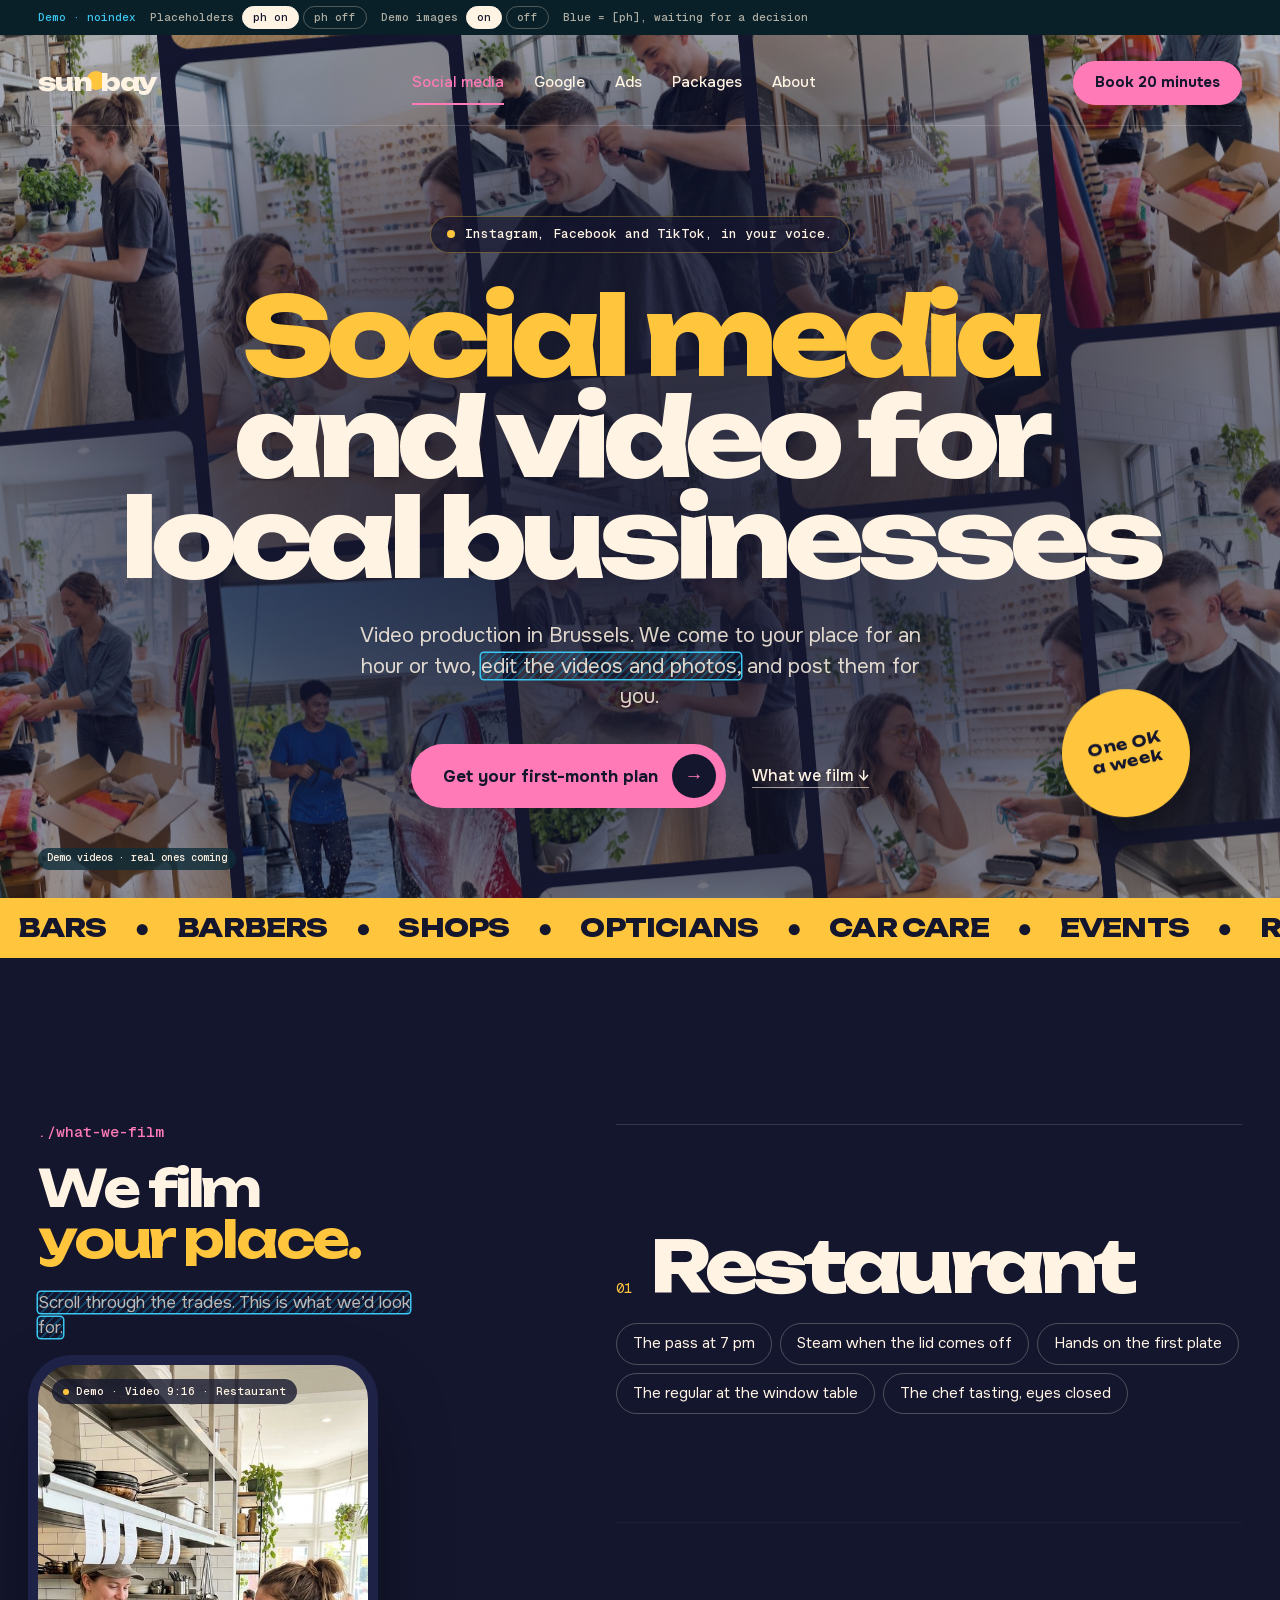
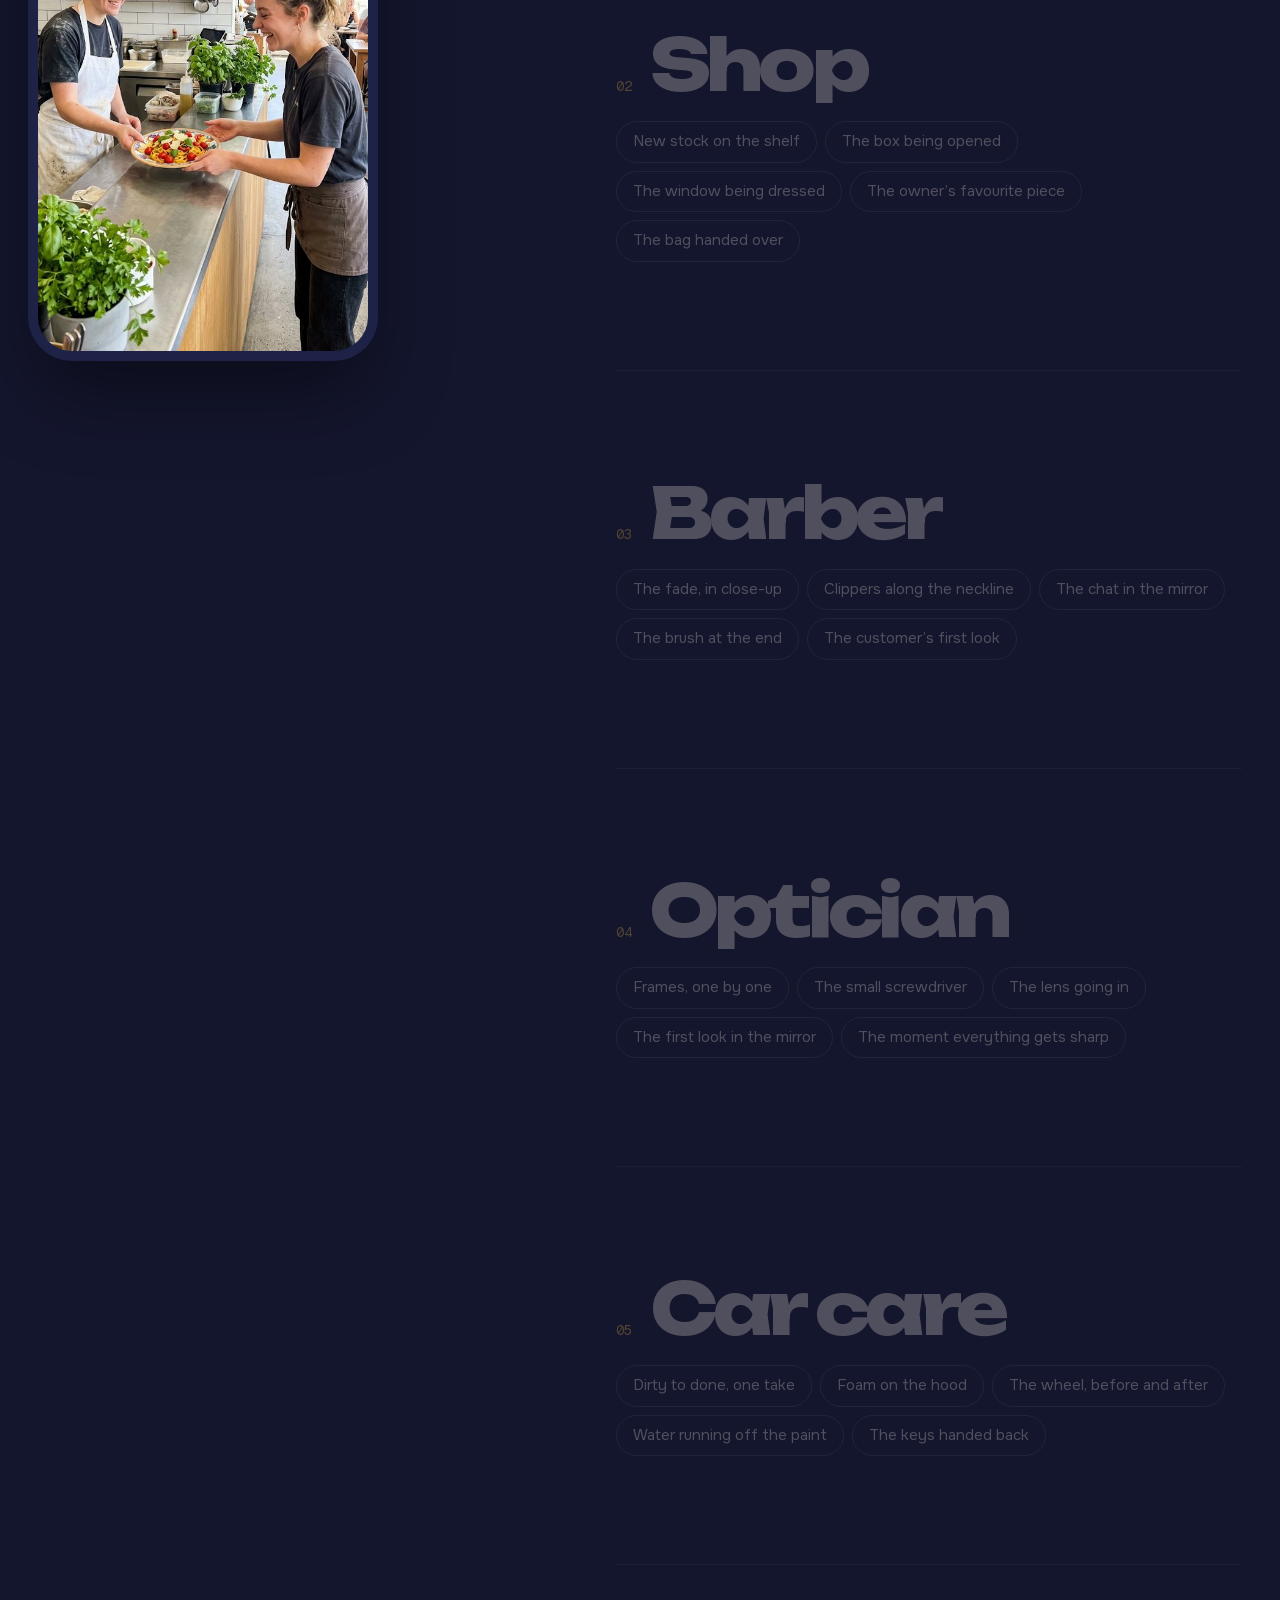
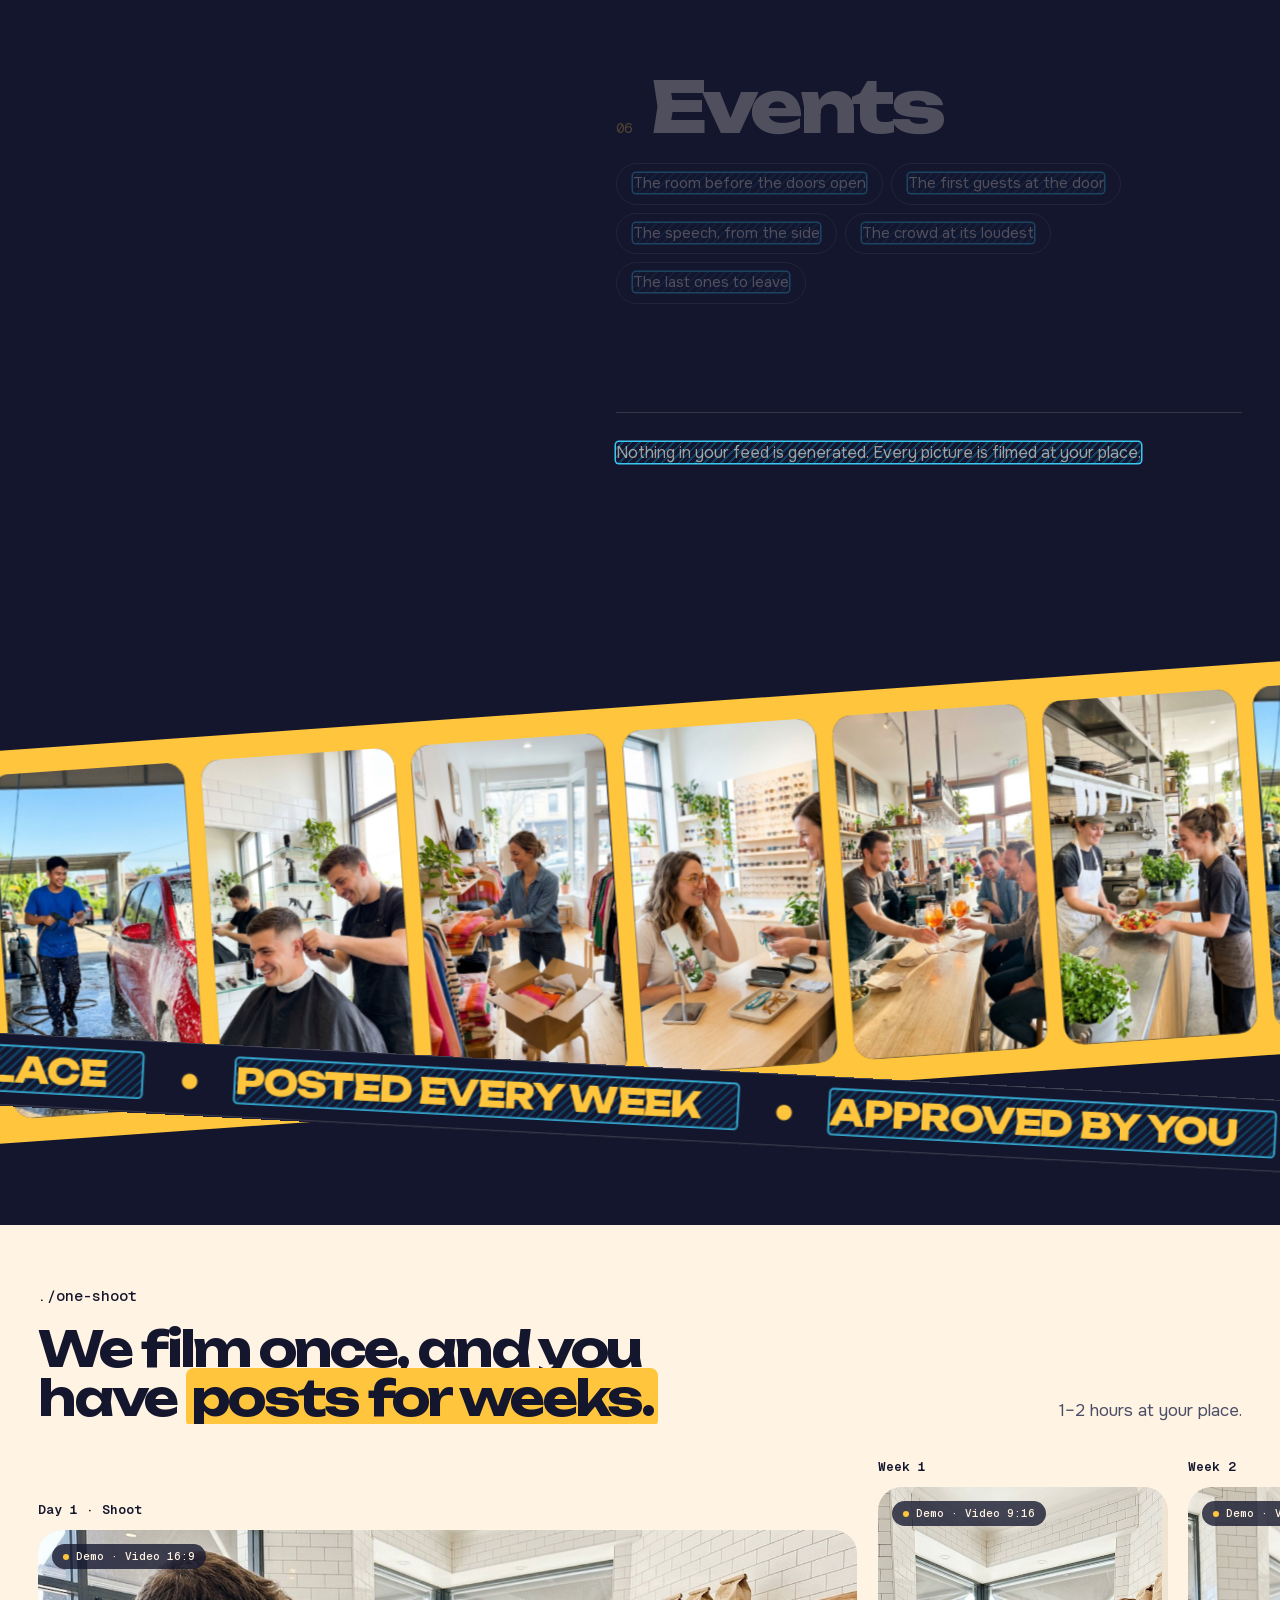
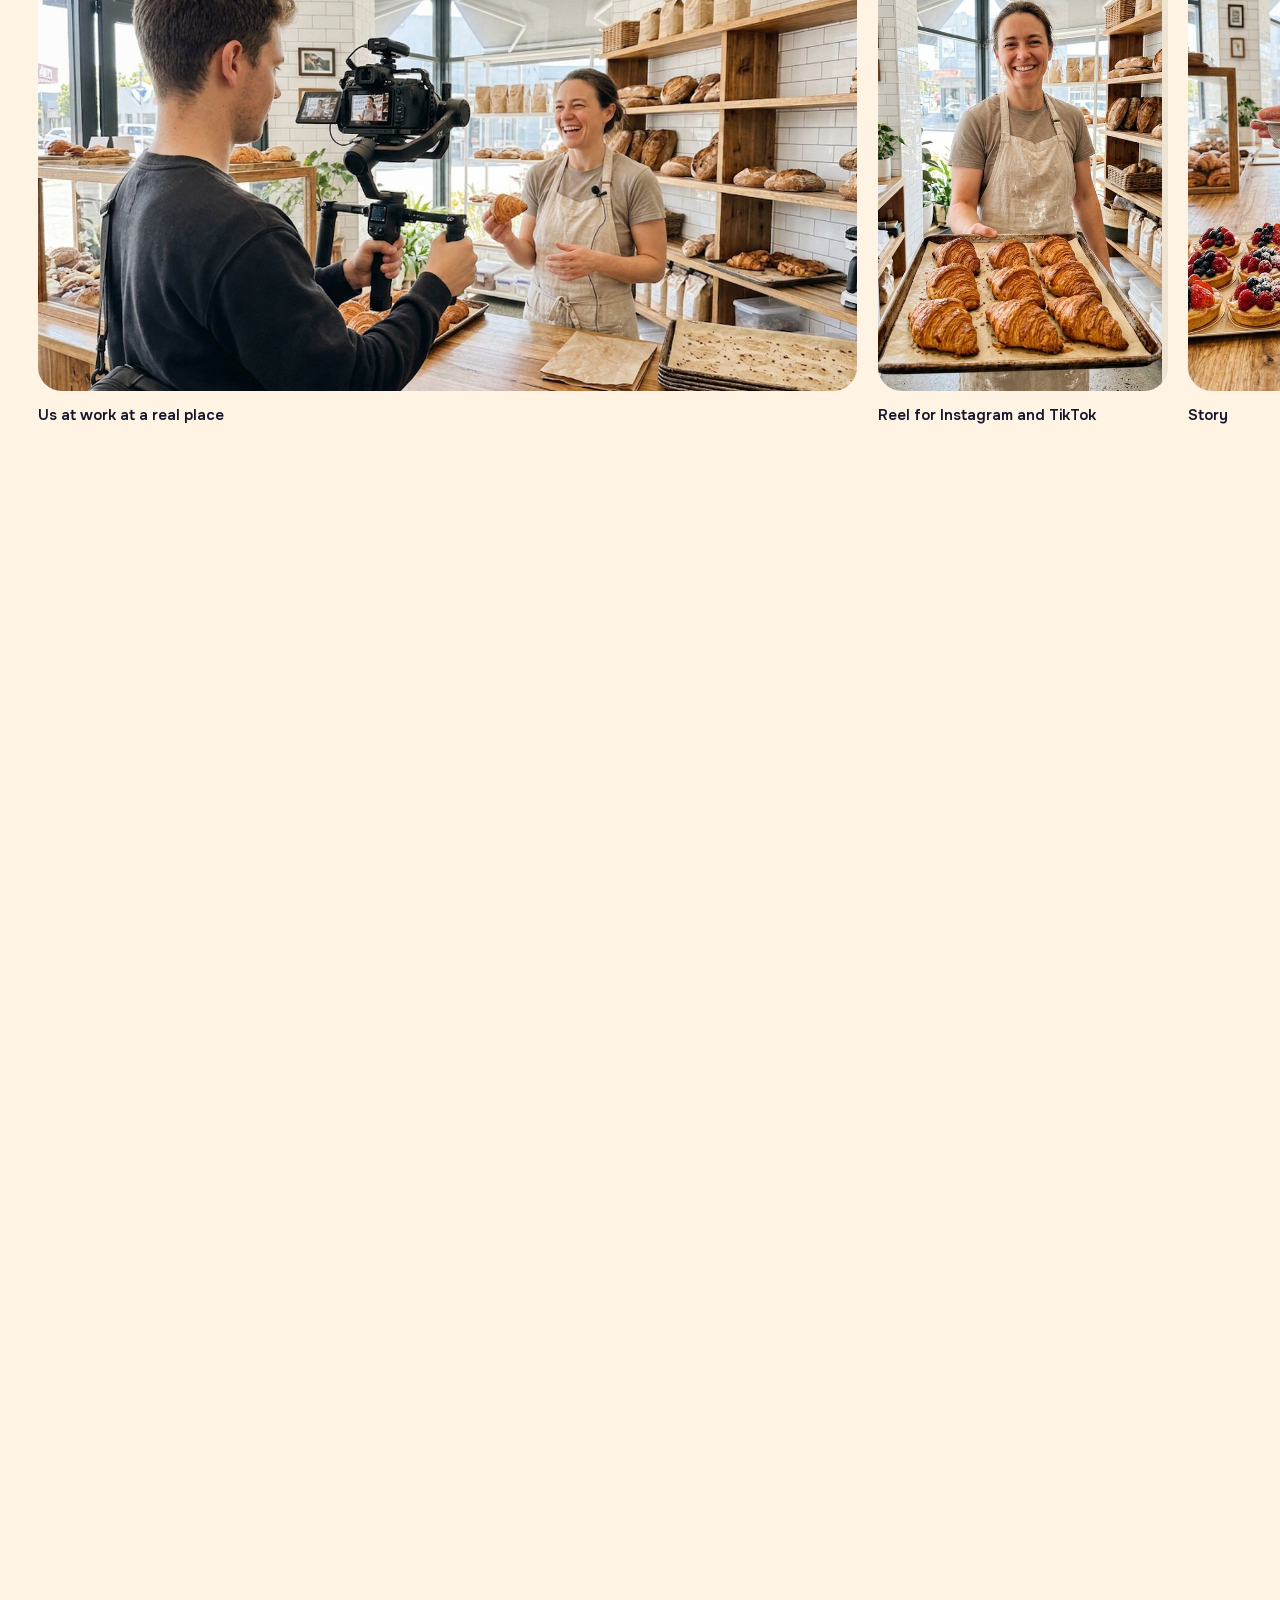
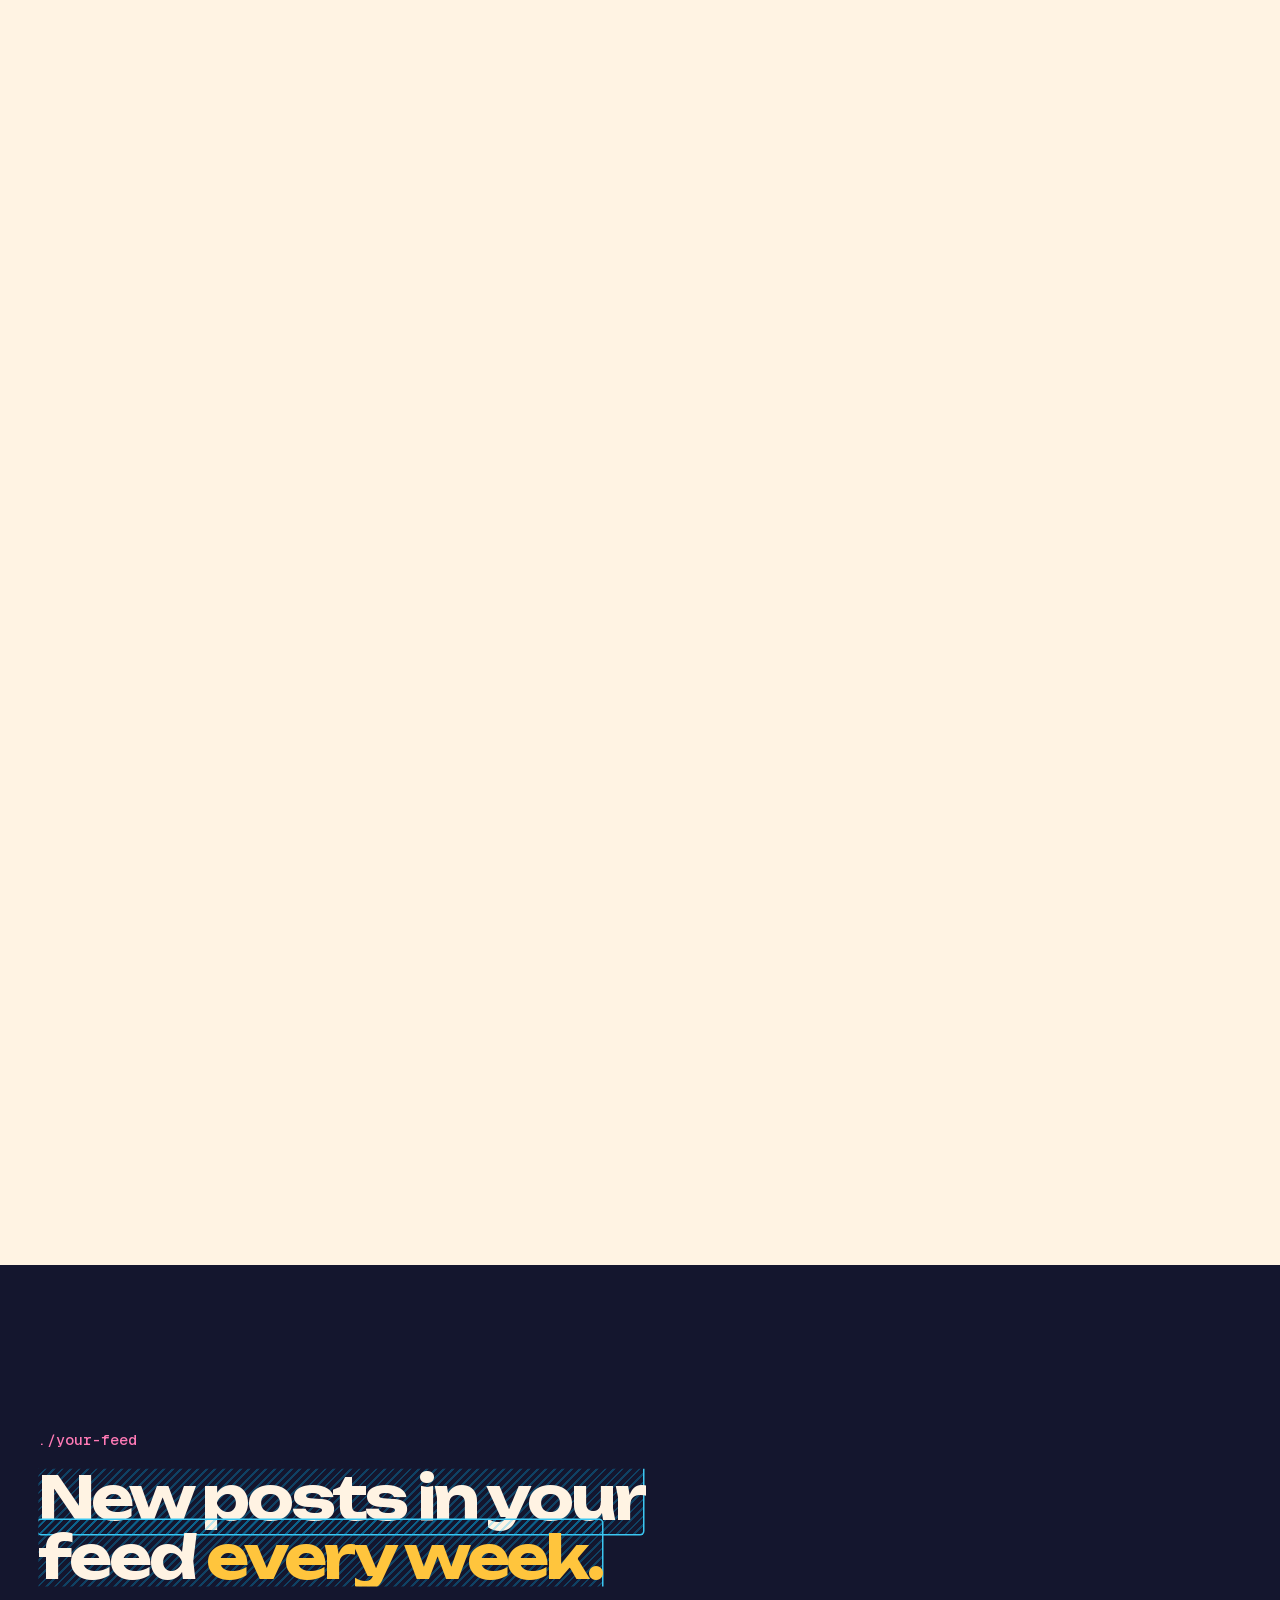
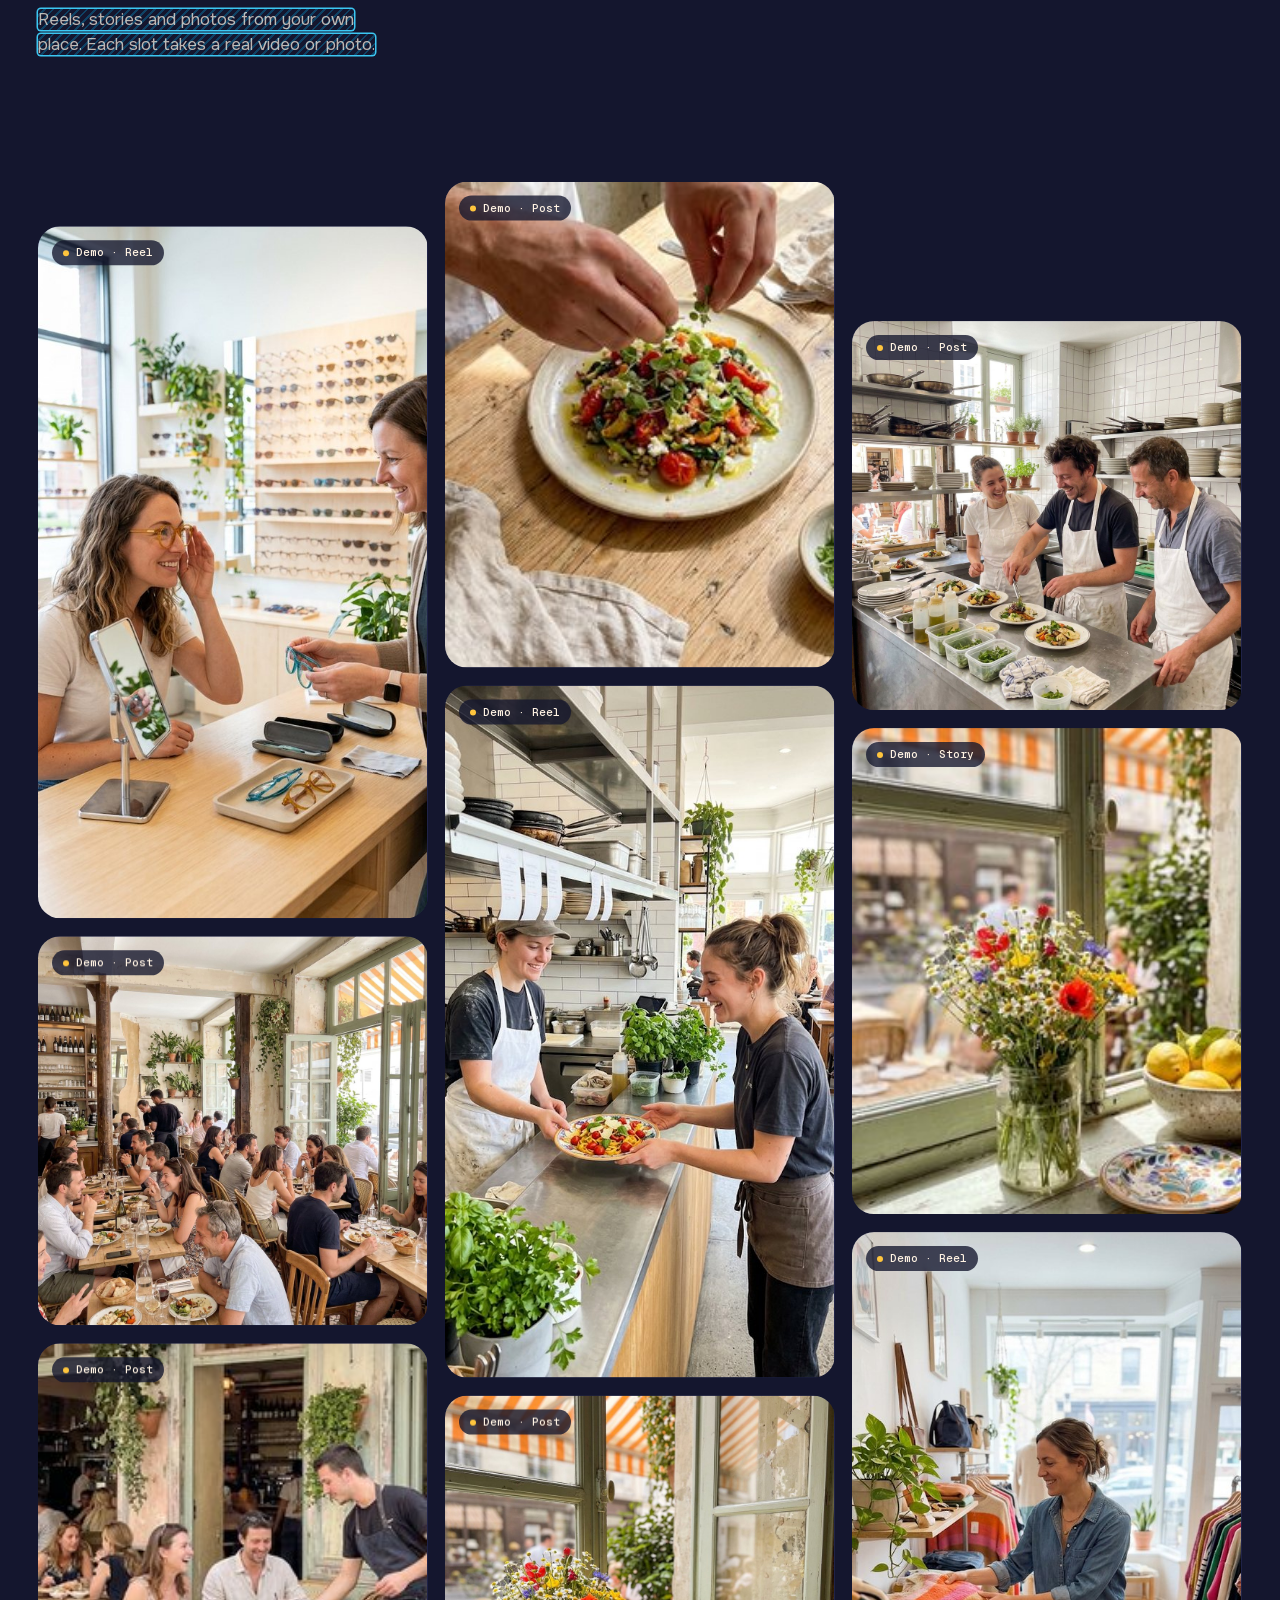
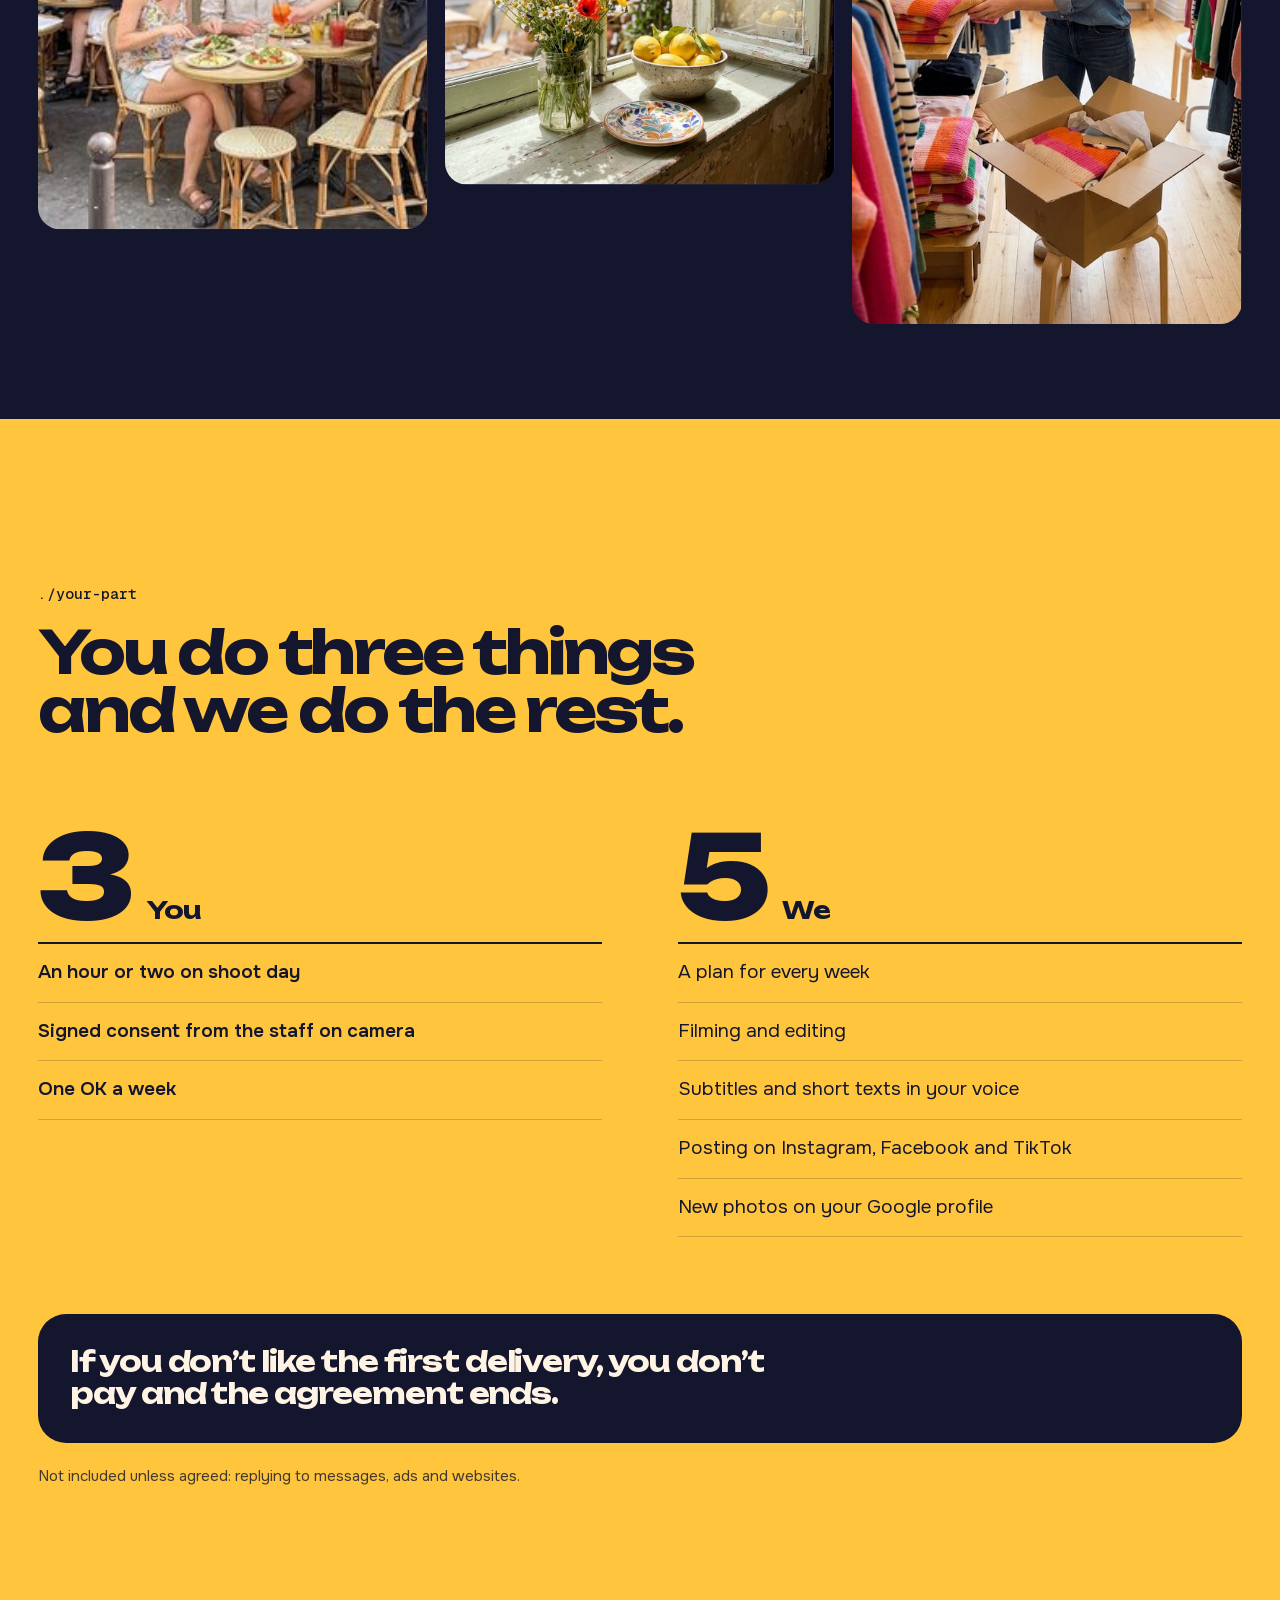
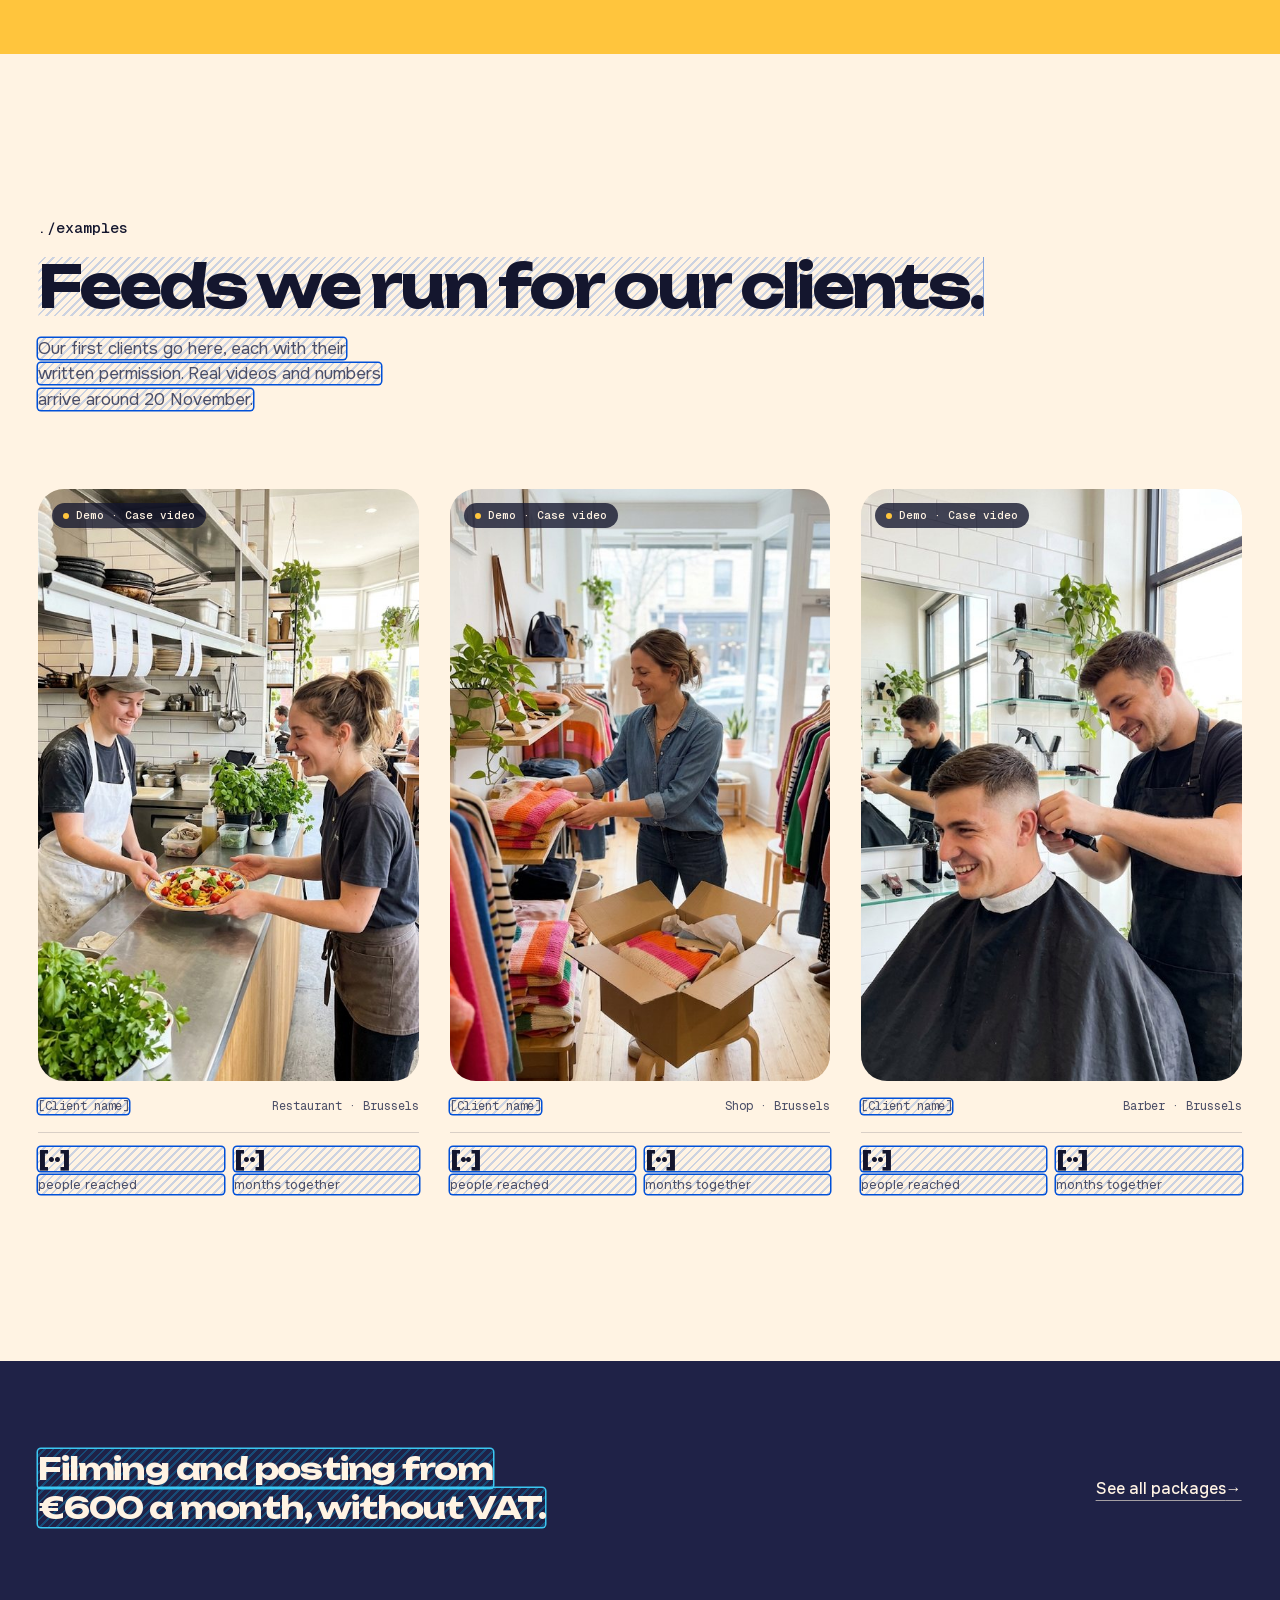
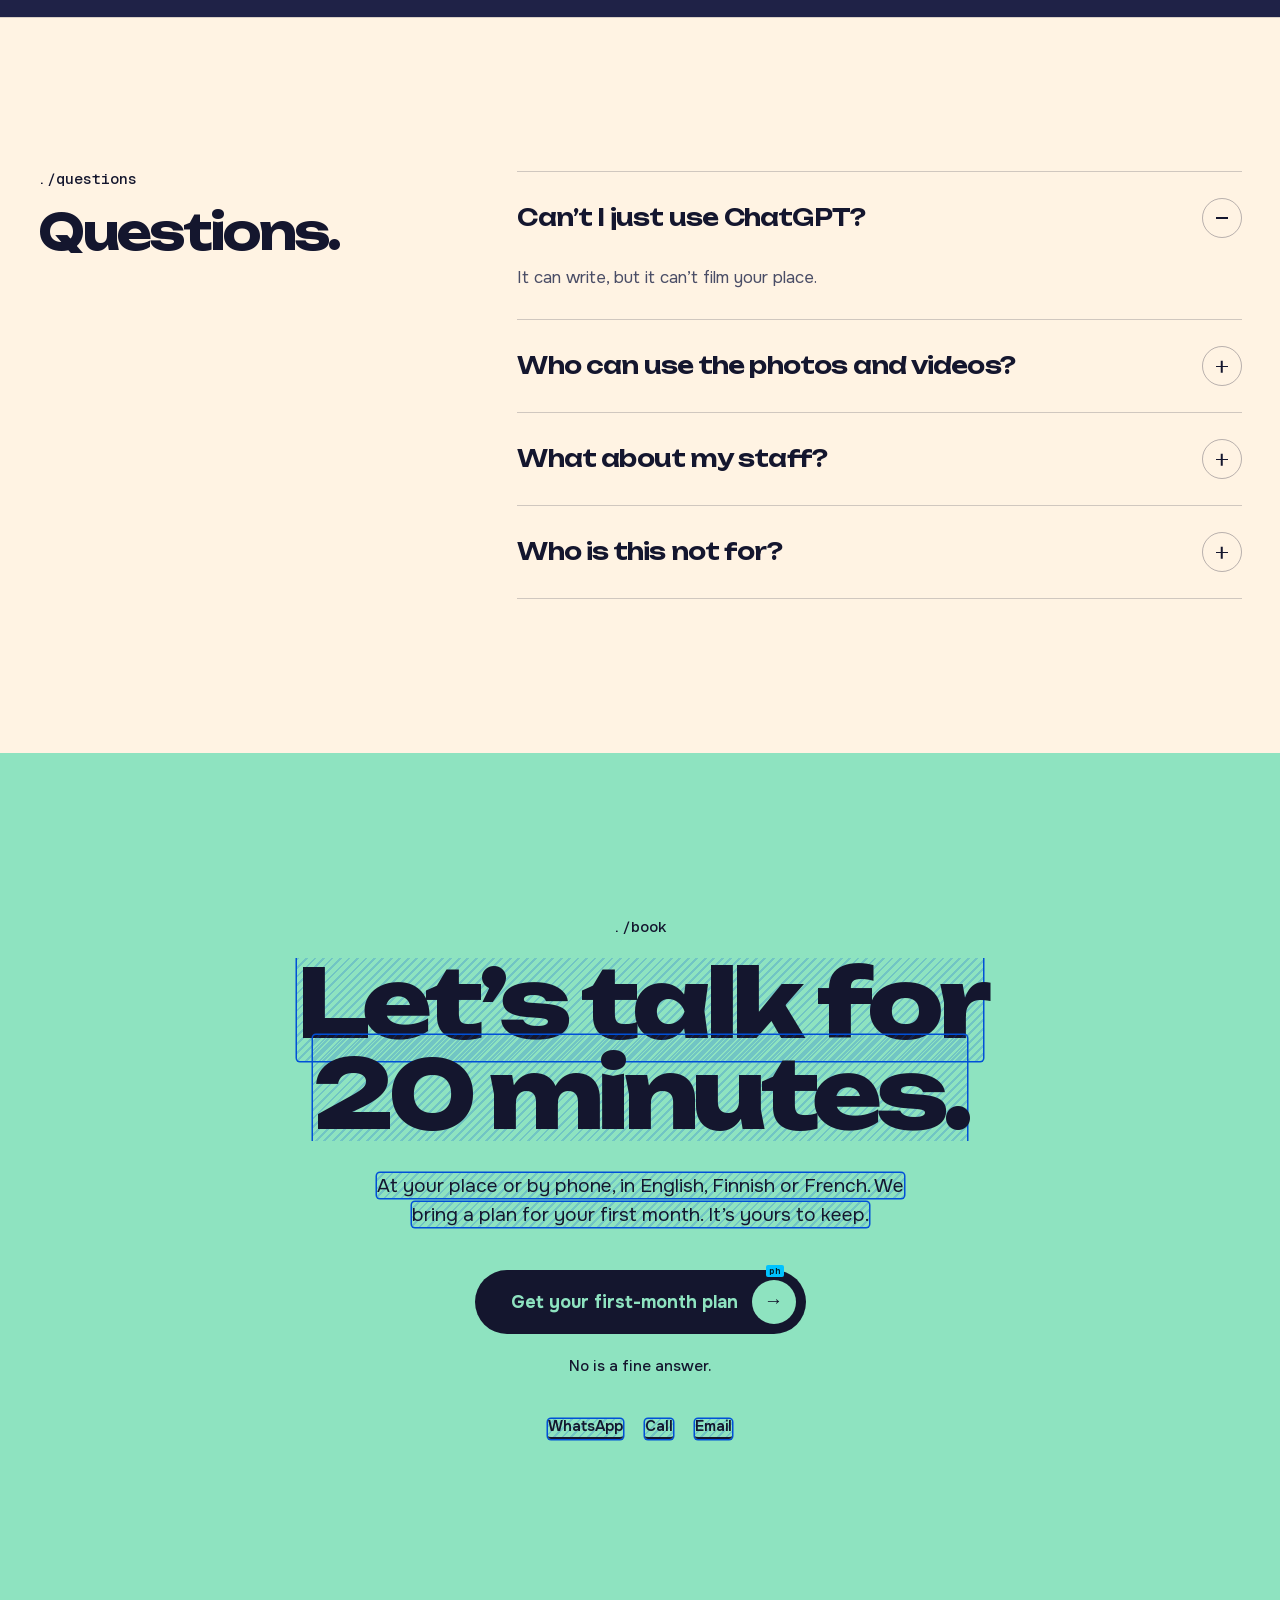
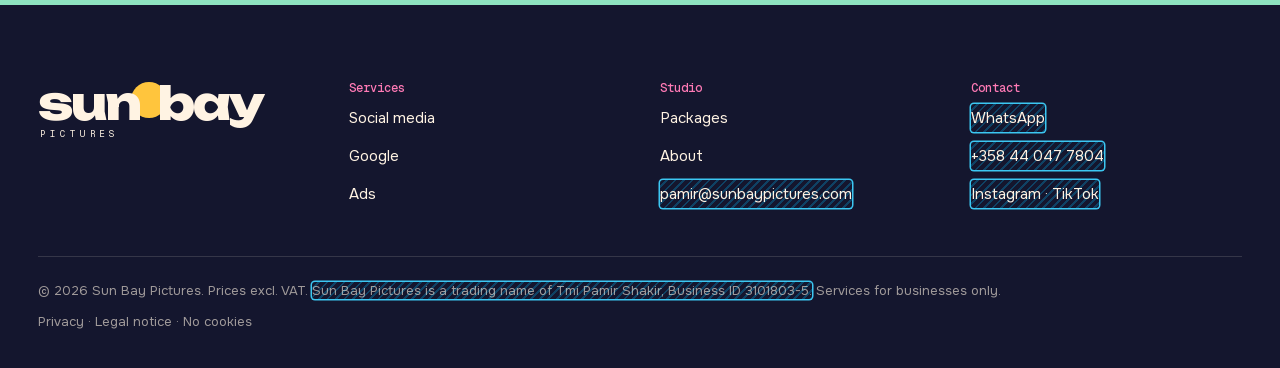
<file: en/social-media/index.html>
<!doctype html>
<html lang="en">
<head>
<meta name="sb-root" content="../../">
<meta charset="utf-8">
<meta name="viewport" content="width=device-width, initial-scale=1, viewport-fit=cover">
<title>Social media and video for local businesses | Sun Bay Pictures</title>
<meta name="description" content="Video production in Brussels for local businesses. We film at your place for an hour or two, post every week, and you approve every post first.">
<meta name="robots" content="noindex">
<link rel="canonical" href="https://sunbaypictures.com/en/social-media/">
<link rel="alternate" hreflang="en" href="https://sunbaypictures.com/en/social-media/">
<link rel="alternate" hreflang="x-default" href="https://sunbaypictures.com/en/social-media/">
<meta property="og:type" content="website">
<meta property="og:site_name" content="Sun Bay Pictures">
<meta property="og:locale" content="en_GB">
<meta property="og:title" content="Social media and video for local businesses | Sun Bay Pictures">
<meta property="og:description" content="Video production in Brussels for local businesses. We film at your place for an hour or two, post every week, and you approve every post first.">
<meta property="og:url" content="https://sunbaypictures.com/en/social-media/">
<meta property="og:image" content="https://sunbaypictures.com/assets/img/og/social-en.jpg">
<meta property="og:image:width" content="1200">
<meta property="og:image:height" content="630">
<meta name="twitter:card" content="summary_large_image">
<meta name="theme-color" content="#14162E">
<link rel="icon" href="../../favicon.ico" sizes="any">
<link rel="icon" type="image/png" sizes="32x32" href="../../favicon-32.png">
<link rel="icon" type="image/png" sizes="16x16" href="../../favicon-16.png">
<link rel="apple-touch-icon" href="../../apple-touch-icon.png">
<link rel="stylesheet" href="../../assets/css/soul.css?v=1794164696">
<link rel="stylesheet" href="../../assets/css/sub.css?v=1794165478">
<script>(function(r){r.classList.add('js');var q=new URLSearchParams(location.search),v=q.get('ph');if(v==='on'||v==='off'){try{localStorage.setItem('sbp-ph',v)}catch(e){}}else{try{v=localStorage.getItem('sbp-ph')}catch(e){v=null}}if(v==='off')r.classList.add('ph-off');var d=q.get('demo');if(d==='on'||d==='off'){try{localStorage.setItem('sbp-demo',d)}catch(e){}}else{try{d=localStorage.getItem('sbp-demo')}catch(e){d=null}}if(d==='off')r.classList.add('demo-off');var calm=window.matchMedia&&matchMedia('(prefers-reduced-motion: reduce)').matches;if(!calm&&q.get('intro')!=='0')r.classList.add('intro');if(!calm){try{if(sessionStorage.getItem('sb-pt')){sessionStorage.removeItem('sb-pt');r.classList.add('pt-arrive')}}catch(e){}}})(document.documentElement)</script>
<script src="../../assets/js/soul.js?v=1794079978" defer></script>
<script src="../../assets/js/motion.js?v=1794011336" defer></script>
<script src="../../assets/js/analytics.js?v=1793366410" defer></script>
</head>
<body class="pg pg--social">
<div class="pt" aria-hidden="true" style="--pt-a1:#FFC53D;--pt-a2:#FF7AB6;--pt-bg:#14162E;--pt-fg:#FFF3E3;--pt-lc:#FF7AB6"><i class="pt__p pt__p--1"></i><i class="pt__p pt__p--2"></i><div class="pt__p pt__p--3"><div class="pt__in"><p class="pt__lab"><span>./social-media</span></p><p class="pt__t"><span><span class="pt__w"><span class="pt__ch" style="--i:0">S</span><span class="pt__ch" style="--i:1">o</span><span class="pt__ch" style="--i:2">c</span><span class="pt__ch" style="--i:3">i</span><span class="pt__ch" style="--i:4">a</span><span class="pt__ch" style="--i:5">l</span></span> <span class="pt__w"><span class="pt__ch" style="--i:6">m</span><span class="pt__ch" style="--i:7">e</span><span class="pt__ch" style="--i:8">d</span><span class="pt__ch" style="--i:9">i</span><span class="pt__ch" style="--i:10">a</span></span><i class="pt__dot" style="--i:11"></i></span></p></div></div></div>
<script type="application/json" id="pt-map">{"index.html": {"lab": "home", "a1": "#BFD9E0", "a2": "#EEB04A", "bg": "#0F2E3A", "fg": "#EFE4D2", "lc": "#EEB04A", "t": "<span class=\"pt__logo\"><span class=\"sbl\" role=\"img\" aria-label=\"Sun Bay Pictures\"><span class=\"sbl__w\" aria-hidden=\"true\">sun<span class=\"sbl__gap\"><span class=\"sbl__sun\"><\/span><\/span>bay<\/span><\/span><\/span>"}, "en/social-media/index.html": {"lab": "social-media", "a1": "#FFC53D", "a2": "#FF7AB6", "bg": "#14162E", "fg": "#FFF3E3", "lc": "#FF7AB6", "t": "<span class=\"pt__w\"><span class=\"pt__ch\" style=\"--i:0\">S<\/span><span class=\"pt__ch\" style=\"--i:1\">o<\/span><span class=\"pt__ch\" style=\"--i:2\">c<\/span><span class=\"pt__ch\" style=\"--i:3\">i<\/span><span class=\"pt__ch\" style=\"--i:4\">a<\/span><span class=\"pt__ch\" style=\"--i:5\">l<\/span><\/span> <span class=\"pt__w\"><span class=\"pt__ch\" style=\"--i:6\">m<\/span><span class=\"pt__ch\" style=\"--i:7\">e<\/span><span class=\"pt__ch\" style=\"--i:8\">d<\/span><span class=\"pt__ch\" style=\"--i:9\">i<\/span><span class=\"pt__ch\" style=\"--i:10\">a<\/span><\/span><i class=\"pt__dot\" style=\"--i:11\"><\/i>"}, "en/google-business-profile/index.html": {"lab": "google", "a1": "#FFCB3D", "a2": "#A8D8F0", "bg": "#0D3B3E", "fg": "#F4F0E6", "lc": "#A8D8F0", "t": "<span class=\"pt__w\"><span class=\"pt__ch\" style=\"--i:0\">G<\/span><span class=\"pt__ch\" style=\"--i:1\">o<\/span><span class=\"pt__ch\" style=\"--i:2\">o<\/span><span class=\"pt__ch\" style=\"--i:3\">g<\/span><span class=\"pt__ch\" style=\"--i:4\">l<\/span><span class=\"pt__ch\" style=\"--i:5\">e<\/span><\/span><i class=\"pt__dot\" style=\"--i:6\"><\/i>"}, "en/ads/index.html": {"lab": "ads", "a1": "#F5A66B", "a2": "#3D8BFF", "bg": "#0B1B3A", "fg": "#F2EFEA", "lc": "#3D8BFF", "t": "<span class=\"pt__w\"><span class=\"pt__ch\" style=\"--i:0\">A<\/span><span class=\"pt__ch\" style=\"--i:1\">d<\/span><span class=\"pt__ch\" style=\"--i:2\">s<\/span><\/span><i class=\"pt__dot\" style=\"--i:3\"><\/i>"}, "en/packages/index.html": {"lab": "packages", "a1": "#F4B6C2", "a2": "#E8B04B", "bg": "#FFF6E8", "fg": "#12261E", "lc": "#12261E", "t": "<span class=\"pt__w\"><span class=\"pt__ch\" style=\"--i:0\">P<\/span><span class=\"pt__ch\" style=\"--i:1\">a<\/span><span class=\"pt__ch\" style=\"--i:2\">c<\/span><span class=\"pt__ch\" style=\"--i:3\">k<\/span><span class=\"pt__ch\" style=\"--i:4\">a<\/span><span class=\"pt__ch\" style=\"--i:5\">g<\/span><span class=\"pt__ch\" style=\"--i:6\">e<\/span><span class=\"pt__ch\" style=\"--i:7\">s<\/span><\/span><i class=\"pt__dot\" style=\"--i:8\"><\/i>"}, "en/about/index.html": {"lab": "about", "a1": "#E9B44C", "a2": "#F2B8B5", "bg": "#3B0F14", "fg": "#F6EDE4", "lc": "#F2B8B5", "t": "<span class=\"pt__w\"><span class=\"pt__ch\" style=\"--i:0\">A<\/span><span class=\"pt__ch\" style=\"--i:1\">b<\/span><span class=\"pt__ch\" style=\"--i:2\">o<\/span><span class=\"pt__ch\" style=\"--i:3\">u<\/span><span class=\"pt__ch\" style=\"--i:4\">t<\/span><\/span><i class=\"pt__dot\" style=\"--i:5\"><\/i>"}, "en/legal-notice/index.html": {"lab": "legal-notice", "a1": "#F4B6C2", "a2": "#E8B04B", "bg": "#12261E", "fg": "#F2EDE4", "lc": "#E8B04B", "t": "<span class=\"pt__w\"><span class=\"pt__ch\" style=\"--i:0\">L<\/span><span class=\"pt__ch\" style=\"--i:1\">e<\/span><span class=\"pt__ch\" style=\"--i:2\">g<\/span><span class=\"pt__ch\" style=\"--i:3\">a<\/span><span class=\"pt__ch\" style=\"--i:4\">l<\/span><\/span> <span class=\"pt__w\"><span class=\"pt__ch\" style=\"--i:5\">n<\/span><span class=\"pt__ch\" style=\"--i:6\">o<\/span><span class=\"pt__ch\" style=\"--i:7\">t<\/span><span class=\"pt__ch\" style=\"--i:8\">i<\/span><span class=\"pt__ch\" style=\"--i:9\">c<\/span><span class=\"pt__ch\" style=\"--i:10\">e<\/span><\/span><i class=\"pt__dot\" style=\"--i:11\"><\/i>"}, "en/privacy/index.html": {"lab": "privacy", "a1": "#F4B6C2", "a2": "#E8B04B", "bg": "#12261E", "fg": "#F2EDE4", "lc": "#E8B04B", "t": "<span class=\"pt__w\"><span class=\"pt__ch\" style=\"--i:0\">P<\/span><span class=\"pt__ch\" style=\"--i:1\">r<\/span><span class=\"pt__ch\" style=\"--i:2\">i<\/span><span class=\"pt__ch\" style=\"--i:3\">v<\/span><span class=\"pt__ch\" style=\"--i:4\">a<\/span><span class=\"pt__ch\" style=\"--i:5\">c<\/span><span class=\"pt__ch\" style=\"--i:6\">y<\/span><\/span><i class=\"pt__dot\" style=\"--i:7\"><\/i>"}}</script>
<a class="skip" href="#main">Skip to content</a>
<div class="demobar" role="region" aria-label="Demo controls">
  <span class="demobar__tag">Demo<span class="demobar__long"> · noindex</span></span>
  <div class="demobar__group"><span class="demobar__label">Placeholders</span>
    <button type="button" data-set="ph" data-val="on" aria-pressed="false">ph on</button>
    <button type="button" data-set="ph" data-val="off" aria-pressed="false">ph off</button>
  </div>
  <div class="demobar__group"><span class="demobar__label">Demo images</span>
    <button type="button" data-set="demo" data-val="on" aria-pressed="false">on</button>
    <button type="button" data-set="demo" data-val="off" aria-pressed="false">off</button>
  </div>
  <span class="demobar__hint">Blue = [ph], waiting for a decision</span>
</div>
<div class="progress" data-progress aria-hidden="true"></div>
<header class="sptop sptop--full" id="top">
<div class="spnav-wrap navbox"><div class="navfloat">
  <nav class="spnav" aria-label="Main">
    <span class="nav__bg" aria-hidden="true"><i class="nav__bgl"></i><i class="nav__bgr"></i></span>
    <a class="spnav__brand" href="../../index.html"><span class="sbl" role="img" aria-label="Sun Bay Pictures"><span class="sbl__w" aria-hidden="true">sun<span class="sbl__gap"><span class="sbl__sun"></span></span>bay</span></span><span class="sbi" aria-hidden="true">sb<i class="sbi__dot"></i></span></a>
    <div class="spnav__links"><a href="index.html" aria-current="page">Social media</a><a href="../google-business-profile/index.html">Google</a><a href="../ads/index.html">Ads</a><a href="../packages/index.html">Packages</a><a href="../about/index.html">About</a></div>
    <a class="spnav__book" href="#book" data-track="to-book" data-track-place="nav">Book 20 minutes</a>
    <button class="nav__menu spnav__menu" type="button" aria-expanded="false" aria-controls="menu" data-open="Menu" data-close="Close">Menu</button>
  </nav>
  <div class="menu spmenu" id="menu" hidden>
    <a href="index.html" aria-current="page">Social media</a>
    <a href="../google-business-profile/index.html">Google</a>
    <a href="../ads/index.html">Ads</a>
    <a href="../packages/index.html">Packages</a>
    <a href="../about/index.html">About</a>
    <a class="spmenu__book" href="#book">Get your first-month plan</a>
  </div>
</div></div>
<div class="shero">
  <div class="swall" aria-hidden="true"><div class="swall__col"><div class="swall__run" data-vscroll="18"><div class="swall__tile"><figure class="slot slot--video slot--real slot--demo slot--hasdemo" style="--r:9/16"><img src="../../assets/media/reel-restaurant.jpg?v=1793474268" alt="" loading="lazy" decoding="async"><span class="slot__tpl"><span class="slot__mark"></span><span class="slot__say"><span>Real video coming · 9:16</span></span></span></figure></div><div class="swall__tile"><figure class="slot slot--video slot--real slot--demo slot--hasdemo" style="--r:9/16"><img src="../../assets/media/reel-shop.jpg?v=1793474268" alt="" loading="lazy" decoding="async"><span class="slot__tpl"><span class="slot__mark"></span><span class="slot__say"><span>Real video coming · 9:16</span></span></span></figure></div><div class="swall__tile"><figure class="slot slot--video slot--real slot--demo slot--hasdemo" style="--r:9/16"><img src="../../assets/media/reel-barber.jpg?v=1793474268" alt="" loading="lazy" decoding="async"><span class="slot__tpl"><span class="slot__mark"></span><span class="slot__say"><span>Real video coming · 9:16</span></span></span></figure></div><div class="swall__tile"><figure class="slot slot--video slot--real slot--demo slot--hasdemo" style="--r:9/16"><img src="../../assets/media/reel-restaurant.jpg?v=1793474268" alt="" loading="lazy" decoding="async"><span class="slot__tpl"><span class="slot__mark"></span><span class="slot__say"><span>Real video coming · 9:16</span></span></span></figure></div><div class="swall__tile"><figure class="slot slot--video slot--real slot--demo slot--hasdemo" style="--r:9/16"><img src="../../assets/media/reel-shop.jpg?v=1793474268" alt="" loading="lazy" decoding="async"><span class="slot__tpl"><span class="slot__mark"></span><span class="slot__say"><span>Real video coming · 9:16</span></span></span></figure></div><div class="swall__tile"><figure class="slot slot--video slot--real slot--demo slot--hasdemo" style="--r:9/16"><img src="../../assets/media/reel-barber.jpg?v=1793474268" alt="" loading="lazy" decoding="async"><span class="slot__tpl"><span class="slot__mark"></span><span class="slot__say"><span>Real video coming · 9:16</span></span></span></figure></div></div></div><div class="swall__col"><div class="swall__run" data-vscroll="-14"><div class="swall__tile"><figure class="slot slot--video slot--real slot--demo slot--hasdemo" style="--r:9/16"><img src="../../assets/media/reel-optician.jpg?v=1793474272" alt="" loading="lazy" decoding="async"><span class="slot__tpl"><span class="slot__mark"></span><span class="slot__say"><span>Real video coming · 9:16</span></span></span></figure></div><div class="swall__tile"><figure class="slot slot--video slot--real slot--demo slot--hasdemo" style="--r:9/16"><img src="../../assets/media/reel-carcare.jpg?v=1793474272" alt="" loading="lazy" decoding="async"><span class="slot__tpl"><span class="slot__mark"></span><span class="slot__say"><span>Real video coming · 9:16</span></span></span></figure></div><div class="swall__tile"><figure class="slot slot--video slot--real slot--demo slot--hasdemo" style="--r:9/16"><img src="../../assets/media/reel-bar.jpg?v=1793474268" alt="" loading="lazy" decoding="async"><span class="slot__tpl"><span class="slot__mark"></span><span class="slot__say"><span>Real video coming · 9:16</span></span></span></figure></div><div class="swall__tile"><figure class="slot slot--video slot--real slot--demo slot--hasdemo" style="--r:9/16"><img src="../../assets/media/reel-optician.jpg?v=1793474272" alt="" loading="lazy" decoding="async"><span class="slot__tpl"><span class="slot__mark"></span><span class="slot__say"><span>Real video coming · 9:16</span></span></span></figure></div><div class="swall__tile"><figure class="slot slot--video slot--real slot--demo slot--hasdemo" style="--r:9/16"><img src="../../assets/media/reel-carcare.jpg?v=1793474272" alt="" loading="lazy" decoding="async"><span class="slot__tpl"><span class="slot__mark"></span><span class="slot__say"><span>Real video coming · 9:16</span></span></span></figure></div><div class="swall__tile"><figure class="slot slot--video slot--real slot--demo slot--hasdemo" style="--r:9/16"><img src="../../assets/media/reel-bar.jpg?v=1793474268" alt="" loading="lazy" decoding="async"><span class="slot__tpl"><span class="slot__mark"></span><span class="slot__say"><span>Real video coming · 9:16</span></span></span></figure></div></div></div><div class="swall__col"><div class="swall__run" data-vscroll="22"><div class="swall__tile"><figure class="slot slot--video slot--real slot--demo slot--hasdemo" style="--r:9/16"><img src="../../assets/media/reel-barber.jpg?v=1793474268" alt="" loading="lazy" decoding="async"><span class="slot__tpl"><span class="slot__mark"></span><span class="slot__say"><span>Real video coming · 9:16</span></span></span></figure></div><div class="swall__tile"><figure class="slot slot--video slot--real slot--demo slot--hasdemo" style="--r:9/16"><img src="../../assets/media/reel-restaurant.jpg?v=1793474268" alt="" loading="lazy" decoding="async"><span class="slot__tpl"><span class="slot__mark"></span><span class="slot__say"><span>Real video coming · 9:16</span></span></span></figure></div><div class="swall__tile"><figure class="slot slot--video slot--real slot--demo slot--hasdemo" style="--r:9/16"><img src="../../assets/media/reel-shop.jpg?v=1793474268" alt="" loading="lazy" decoding="async"><span class="slot__tpl"><span class="slot__mark"></span><span class="slot__say"><span>Real video coming · 9:16</span></span></span></figure></div><div class="swall__tile"><figure class="slot slot--video slot--real slot--demo slot--hasdemo" style="--r:9/16"><img src="../../assets/media/reel-barber.jpg?v=1793474268" alt="" loading="lazy" decoding="async"><span class="slot__tpl"><span class="slot__mark"></span><span class="slot__say"><span>Real video coming · 9:16</span></span></span></figure></div><div class="swall__tile"><figure class="slot slot--video slot--real slot--demo slot--hasdemo" style="--r:9/16"><img src="../../assets/media/reel-restaurant.jpg?v=1793474268" alt="" loading="lazy" decoding="async"><span class="slot__tpl"><span class="slot__mark"></span><span class="slot__say"><span>Real video coming · 9:16</span></span></span></figure></div><div class="swall__tile"><figure class="slot slot--video slot--real slot--demo slot--hasdemo" style="--r:9/16"><img src="../../assets/media/reel-shop.jpg?v=1793474268" alt="" loading="lazy" decoding="async"><span class="slot__tpl"><span class="slot__mark"></span><span class="slot__say"><span>Real video coming · 9:16</span></span></span></figure></div></div></div><div class="swall__col"><div class="swall__run" data-vscroll="-16"><div class="swall__tile"><figure class="slot slot--video slot--real slot--demo slot--hasdemo" style="--r:9/16"><img src="../../assets/media/reel-bar.jpg?v=1793474268" alt="" loading="lazy" decoding="async"><span class="slot__tpl"><span class="slot__mark"></span><span class="slot__say"><span>Real video coming · 9:16</span></span></span></figure></div><div class="swall__tile"><figure class="slot slot--video slot--real slot--demo slot--hasdemo" style="--r:9/16"><img src="../../assets/media/reel-optician.jpg?v=1793474272" alt="" loading="lazy" decoding="async"><span class="slot__tpl"><span class="slot__mark"></span><span class="slot__say"><span>Real video coming · 9:16</span></span></span></figure></div><div class="swall__tile"><figure class="slot slot--video slot--real slot--demo slot--hasdemo" style="--r:9/16"><img src="../../assets/media/reel-carcare.jpg?v=1793474272" alt="" loading="lazy" decoding="async"><span class="slot__tpl"><span class="slot__mark"></span><span class="slot__say"><span>Real video coming · 9:16</span></span></span></figure></div><div class="swall__tile"><figure class="slot slot--video slot--real slot--demo slot--hasdemo" style="--r:9/16"><img src="../../assets/media/reel-bar.jpg?v=1793474268" alt="" loading="lazy" decoding="async"><span class="slot__tpl"><span class="slot__mark"></span><span class="slot__say"><span>Real video coming · 9:16</span></span></span></figure></div><div class="swall__tile"><figure class="slot slot--video slot--real slot--demo slot--hasdemo" style="--r:9/16"><img src="../../assets/media/reel-optician.jpg?v=1793474272" alt="" loading="lazy" decoding="async"><span class="slot__tpl"><span class="slot__mark"></span><span class="slot__say"><span>Real video coming · 9:16</span></span></span></figure></div><div class="swall__tile"><figure class="slot slot--video slot--real slot--demo slot--hasdemo" style="--r:9/16"><img src="../../assets/media/reel-carcare.jpg?v=1793474272" alt="" loading="lazy" decoding="async"><span class="slot__tpl"><span class="slot__mark"></span><span class="slot__say"><span>Real video coming · 9:16</span></span></span></figure></div></div></div><div class="swall__col"><div class="swall__run" data-vscroll="20"><div class="swall__tile"><figure class="slot slot--video slot--real slot--demo slot--hasdemo" style="--r:9/16"><img src="../../assets/media/reel-shop.jpg?v=1793474268" alt="" loading="lazy" decoding="async"><span class="slot__tpl"><span class="slot__mark"></span><span class="slot__say"><span>Real video coming · 9:16</span></span></span></figure></div><div class="swall__tile"><figure class="slot slot--video slot--real slot--demo slot--hasdemo" style="--r:9/16"><img src="../../assets/media/reel-barber.jpg?v=1793474268" alt="" loading="lazy" decoding="async"><span class="slot__tpl"><span class="slot__mark"></span><span class="slot__say"><span>Real video coming · 9:16</span></span></span></figure></div><div class="swall__tile"><figure class="slot slot--video slot--real slot--demo slot--hasdemo" style="--r:9/16"><img src="../../assets/media/reel-restaurant.jpg?v=1793474268" alt="" loading="lazy" decoding="async"><span class="slot__tpl"><span class="slot__mark"></span><span class="slot__say"><span>Real video coming · 9:16</span></span></span></figure></div><div class="swall__tile"><figure class="slot slot--video slot--real slot--demo slot--hasdemo" style="--r:9/16"><img src="../../assets/media/reel-shop.jpg?v=1793474268" alt="" loading="lazy" decoding="async"><span class="slot__tpl"><span class="slot__mark"></span><span class="slot__say"><span>Real video coming · 9:16</span></span></span></figure></div><div class="swall__tile"><figure class="slot slot--video slot--real slot--demo slot--hasdemo" style="--r:9/16"><img src="../../assets/media/reel-barber.jpg?v=1793474268" alt="" loading="lazy" decoding="async"><span class="slot__tpl"><span class="slot__mark"></span><span class="slot__say"><span>Real video coming · 9:16</span></span></span></figure></div><div class="swall__tile"><figure class="slot slot--video slot--real slot--demo slot--hasdemo" style="--r:9/16"><img src="../../assets/media/reel-restaurant.jpg?v=1793474268" alt="" loading="lazy" decoding="async"><span class="slot__tpl"><span class="slot__mark"></span><span class="slot__say"><span>Real video coming · 9:16</span></span></span></figure></div></div></div></div>
  <div class="shero__veil" aria-hidden="true"></div>
  <small class="demo-tag">Demo videos<em> · real ones coming</em></small>
  <div class="shero__in">
    <p class="spchip" data-reveal="fade"><span aria-hidden="true"></span>Instagram, Facebook and TikTok, in your voice.</p>
    <h1 class="shero__h" data-reveal="mask" data-delay=".05"><em>Social media</em> and video for local businesses</h1>
    <p class="shero__p" data-reveal="up" data-delay=".2">Video production in Brussels. We come to your place for an hour or two, <span class="ph">edit the videos and photos,</span> and post them for you.</p>
    <div class="shero__cta" data-reveal="up" data-delay=".3"><a class="btn btn--hi btn--hero" href="#book" data-track="to-book" data-track-place="hero">Get your first-month plan</a><a class="sp-textlink" href="#film">What we film ↓</a></div>
  </div>
  <div class="shero__stk" data-float="1.4"><p>One OK<br>a week</p></div>
  <div class="sticker-band" aria-hidden="true"><div class="mq" data-marquee="70"><span>RESTAURANTS</span><span>●</span><span>BARS</span><span>●</span><span>BARBERS</span><span>●</span><span>SHOPS</span><span>●</span><span>OPTICIANS</span><span>●</span><span>CAR CARE</span><span>●</span><span>EVENTS</span><span>●</span><span>RESTAURANTS</span><span>●</span><span>BARS</span><span>●</span><span>BARBERS</span><span>●</span><span>SHOPS</span><span>●</span><span>OPTICIANS</span><span>●</span><span>CAR CARE</span><span>●</span><span>EVENTS</span><span>●</span></div></div>
</div>
</header>
<main id="main">
<section class="sp sp--dark" id="film" aria-labelledby="film-h">
  <div class="sp__in film" data-steps="swap">
    <div class="film__side">
      <p class="sp-label">./what-we-film</p>
      <h2 class="sp-h2 film__h" id="film-h">We film <em>your place.</em></h2>
      <p class="sp-side film__p"><span class="ph">Scroll through the trades. This is what we’d look for.</span></p>
      <div class="phone"><div class="phone__part" data-part="restaurant" style="opacity:1"><figure class="slot slot--video slot--real slot--demo slot--hasdemo" style="--r:9/16"><video data-src="../../assets/media/reel-restaurant.mp4?v=1794007521" poster="../../assets/media/reel-restaurant.jpg?v=1793474268" muted loop playsinline preload="none" aria-hidden="true"></video><span class="stag"><i aria-hidden="true"></i>Demo · Video 9:16 · Restaurant</span><span class="slot__tpl"><span class="slot__mark"></span><span class="slot__say"><span>Real video coming · 9:16</span></span><span class="stag"><i aria-hidden="true"></i>Video 9:16 · Restaurant</span></span></figure></div><div class="phone__part" data-part="shop" style="opacity:0"><figure class="slot slot--video slot--real slot--demo slot--hasdemo" style="--r:9/16"><img src="../../assets/media/reel-shop.jpg?v=1793474268" alt="" loading="lazy" decoding="async"><span class="stag"><i aria-hidden="true"></i>Demo · Video 9:16 · Shop</span><span class="slot__tpl"><span class="slot__mark"></span><span class="slot__say"><span>Real video coming · 9:16</span></span><span class="stag"><i aria-hidden="true"></i>Video 9:16 · Shop</span></span></figure></div><div class="phone__part" data-part="barber" style="opacity:0"><figure class="slot slot--video slot--real slot--demo slot--hasdemo" style="--r:9/16"><video data-src="../../assets/media/reel-barber.mp4?v=1793474272" poster="../../assets/media/reel-barber.jpg?v=1793474268" muted loop playsinline preload="none" aria-hidden="true"></video><span class="stag"><i aria-hidden="true"></i>Demo · Video 9:16 · Barber</span><span class="slot__tpl"><span class="slot__mark"></span><span class="slot__say"><span>Real video coming · 9:16</span></span><span class="stag"><i aria-hidden="true"></i>Video 9:16 · Barber</span></span></figure></div><div class="phone__part" data-part="optician" style="opacity:0"><figure class="slot slot--video slot--real slot--demo slot--hasdemo" style="--r:9/16"><img src="../../assets/media/reel-optician.jpg?v=1793474272" alt="" loading="lazy" decoding="async"><span class="stag"><i aria-hidden="true"></i>Demo · Video 9:16 · Optician</span><span class="slot__tpl"><span class="slot__mark"></span><span class="slot__say"><span>Real video coming · 9:16</span></span><span class="stag"><i aria-hidden="true"></i>Video 9:16 · Optician</span></span></figure></div><div class="phone__part" data-part="carcare" style="opacity:0"><figure class="slot slot--video slot--real slot--demo slot--hasdemo" style="--r:9/16"><img src="../../assets/media/reel-carcare.jpg?v=1793474272" alt="" loading="lazy" decoding="async"><span class="stag"><i aria-hidden="true"></i>Demo · Video 9:16 · Car care</span><span class="slot__tpl"><span class="slot__mark"></span><span class="slot__say"><span>Real video coming · 9:16</span></span><span class="stag"><i aria-hidden="true"></i>Video 9:16 · Car care</span></span></figure></div><div class="phone__part" data-part="events" style="opacity:0"><figure class="slot slot--video slot--real slot--demo slot--hasdemo" style="--r:9/16"><video data-src="../../assets/media/reel-bar.mp4?v=1794007521" poster="../../assets/media/reel-bar.jpg?v=1793474268" muted loop playsinline preload="none" aria-hidden="true"></video><span class="stag"><i aria-hidden="true"></i>Demo · Video 9:16 · Events</span><span class="slot__tpl"><span class="slot__mark"></span><span class="slot__say"><span>Real video coming · 9:16</span></span><span class="stag"><i aria-hidden="true"></i>Video 9:16 · Events</span></span></figure></div></div>
    </div>
    <div class="film__steps"><div class="tstep" data-step="restaurant"><p class="tstep__name"><span>01</span>Restaurant</p><ul class="tstep__shots"><li>The pass at 7 pm</li><li>Steam when the lid comes off</li><li>Hands on the first plate</li><li>The regular at the window table</li><li>The chef tasting, eyes closed</li></ul></div><div class="tstep" data-step="shop"><p class="tstep__name"><span>02</span>Shop</p><ul class="tstep__shots"><li>New stock on the shelf</li><li>The box being opened</li><li>The window being dressed</li><li>The owner’s favourite piece</li><li>The bag handed over</li></ul></div><div class="tstep" data-step="barber"><p class="tstep__name"><span>03</span>Barber</p><ul class="tstep__shots"><li>The fade, in close-up</li><li>Clippers along the neckline</li><li>The chat in the mirror</li><li>The brush at the end</li><li>The customer’s first look</li></ul></div><div class="tstep" data-step="optician"><p class="tstep__name"><span>04</span>Optician</p><ul class="tstep__shots"><li>Frames, one by one</li><li>The small screwdriver</li><li>The lens going in</li><li>The first look in the mirror</li><li>The moment everything gets sharp</li></ul></div><div class="tstep" data-step="carcare"><p class="tstep__name"><span>05</span>Car care</p><ul class="tstep__shots"><li>Dirty to done, one take</li><li>Foam on the hood</li><li>The wheel, before and after</li><li>Water running off the paint</li><li>The keys handed back</li></ul></div><div class="tstep" data-step="events"><p class="tstep__name"><span>06</span>Events</p><ul class="tstep__shots"><li><span class="ph">The room before the doors open</span></li><li><span class="ph">The first guests at the door</span></li><li><span class="ph">The speech, from the side</span></li><li><span class="ph">The crowd at its loudest</span></li><li><span class="ph">The last ones to leave</span></li></ul></div><p class="film__end"><span class="ph">Nothing in your feed is generated. Every picture is filmed at your place.</span></p></div>
  </div>
</section>

<div class="dbands" aria-hidden="true">
  <div class="dband dband--tiles"><div class="mq mq--tiles" data-marquee="-55"><div class="dband__tile"><figure class="slot slot--video slot--real slot--demo slot--hasdemo" style="--r:9/16"><img src="../../assets/media/reel-barber.jpg?v=1793474268" alt="" loading="lazy" decoding="async"><span class="slot__tpl"><span class="slot__mark"></span><span class="slot__say"><span>Real video coming · 9:16</span></span></span></figure></div><div class="dband__tile"><figure class="slot slot--video slot--real slot--demo slot--hasdemo" style="--r:9/16"><img src="../../assets/media/reel-shop.jpg?v=1793474268" alt="" loading="lazy" decoding="async"><span class="slot__tpl"><span class="slot__mark"></span><span class="slot__say"><span>Real video coming · 9:16</span></span></span></figure></div><div class="dband__tile"><figure class="slot slot--video slot--real slot--demo slot--hasdemo" style="--r:9/16"><img src="../../assets/media/reel-optician.jpg?v=1793474272" alt="" loading="lazy" decoding="async"><span class="slot__tpl"><span class="slot__mark"></span><span class="slot__say"><span>Real video coming · 9:16</span></span></span></figure></div><div class="dband__tile"><figure class="slot slot--video slot--real slot--demo slot--hasdemo" style="--r:9/16"><img src="../../assets/media/reel-bar.jpg?v=1793474268" alt="" loading="lazy" decoding="async"><span class="slot__tpl"><span class="slot__mark"></span><span class="slot__say"><span>Real video coming · 9:16</span></span></span></figure></div><div class="dband__tile"><figure class="slot slot--video slot--real slot--demo slot--hasdemo" style="--r:9/16"><img src="../../assets/media/reel-restaurant.jpg?v=1793474268" alt="" loading="lazy" decoding="async"><span class="slot__tpl"><span class="slot__mark"></span><span class="slot__say"><span>Real video coming · 9:16</span></span></span></figure></div><div class="dband__tile"><figure class="slot slot--video slot--real slot--demo slot--hasdemo" style="--r:9/16"><img src="../../assets/media/reel-carcare.jpg?v=1793474272" alt="" loading="lazy" decoding="async"><span class="slot__tpl"><span class="slot__mark"></span><span class="slot__say"><span>Real video coming · 9:16</span></span></span></figure></div><div class="dband__tile"><figure class="slot slot--video slot--real slot--demo slot--hasdemo" style="--r:9/16"><img src="../../assets/media/reel-barber.jpg?v=1793474268" alt="" loading="lazy" decoding="async"><span class="slot__tpl"><span class="slot__mark"></span><span class="slot__say"><span>Real video coming · 9:16</span></span></span></figure></div><div class="dband__tile"><figure class="slot slot--video slot--real slot--demo slot--hasdemo" style="--r:9/16"><img src="../../assets/media/reel-shop.jpg?v=1793474268" alt="" loading="lazy" decoding="async"><span class="slot__tpl"><span class="slot__mark"></span><span class="slot__say"><span>Real video coming · 9:16</span></span></span></figure></div><div class="dband__tile"><figure class="slot slot--video slot--real slot--demo slot--hasdemo" style="--r:9/16"><img src="../../assets/media/reel-optician.jpg?v=1793474272" alt="" loading="lazy" decoding="async"><span class="slot__tpl"><span class="slot__mark"></span><span class="slot__say"><span>Real video coming · 9:16</span></span></span></figure></div><div class="dband__tile"><figure class="slot slot--video slot--real slot--demo slot--hasdemo" style="--r:9/16"><img src="../../assets/media/reel-bar.jpg?v=1793474268" alt="" loading="lazy" decoding="async"><span class="slot__tpl"><span class="slot__mark"></span><span class="slot__say"><span>Real video coming · 9:16</span></span></span></figure></div><div class="dband__tile"><figure class="slot slot--video slot--real slot--demo slot--hasdemo" style="--r:9/16"><img src="../../assets/media/reel-restaurant.jpg?v=1793474268" alt="" loading="lazy" decoding="async"><span class="slot__tpl"><span class="slot__mark"></span><span class="slot__say"><span>Real video coming · 9:16</span></span></span></figure></div><div class="dband__tile"><figure class="slot slot--video slot--real slot--demo slot--hasdemo" style="--r:9/16"><img src="../../assets/media/reel-carcare.jpg?v=1793474272" alt="" loading="lazy" decoding="async"><span class="slot__tpl"><span class="slot__mark"></span><span class="slot__say"><span>Real video coming · 9:16</span></span></span></figure></div></div></div>
  <div class="dband dband--words" aria-hidden="true"><div class="mq" data-marquee="80"><span><span class="ph">FILMED AT YOUR PLACE</span></span><span>●</span><span><span class="ph">POSTED EVERY WEEK</span></span><span>●</span><span><span class="ph">APPROVED BY YOU</span></span><span>●</span><span><span class="ph">FILMED AT YOUR PLACE</span></span><span>●</span><span><span class="ph">POSTED EVERY WEEK</span></span><span>●</span><span><span class="ph">APPROVED BY YOU</span></span><span>●</span><span><span class="ph">FILMED AT YOUR PLACE</span></span><span>●</span><span><span class="ph">POSTED EVERY WEEK</span></span><span>●</span><span><span class="ph">APPROVED BY YOU</span></span><span>●</span><span><span class="ph">FILMED AT YOUR PLACE</span></span><span>●</span><span><span class="ph">POSTED EVERY WEEK</span></span><span>●</span><span><span class="ph">APPROVED BY YOU</span></span><span>●</span></div></div>
</div>

<section class="sp sp--light hs" id="shoot" aria-labelledby="shoot-h" data-hscroll>
  <div class="hs__pin">
    <div class="sp__in hs__head"><div class="sp-head"><div class="sp-head__main"><p class="sp-label" data-reveal="fade">./one-shoot</p><h2 class="sp-h2" id="shoot-h" data-reveal="mask">We film once, and you have <em>posts for weeks.</em></h2></div><p class="sp-side" data-reveal="up">1–2 hours at your place.</p></div></div>
    <div class="hs__view" data-scroll-row><div class="hs__track" data-track><figure class="wk wk--wide"><span class="wk__when">Day 1 · Shoot</span><div class="wk__media"><figure class="slot slot--video slot--real slot--demo slot--hasdemo" style="--r:16/9"><video data-src="../../assets/media/shoot-day.mp4?v=1793474280" poster="../../assets/media/shoot-day.jpg?v=1793474276" muted loop playsinline preload="none" aria-hidden="true"></video><span class="stag"><i aria-hidden="true"></i>Demo · Video 16:9</span><span class="slot__tpl"><span class="slot__mark"></span><span class="slot__say"><span>Real video coming · 16:9</span></span><span class="stag"><i aria-hidden="true"></i>Video 16:9</span></span></figure></div><figcaption>Us at work at a real place</figcaption></figure><figure class="wk wk--tall"><span class="wk__when">Week 1</span><div class="wk__media"><figure class="slot slot--video slot--real slot--demo slot--hasdemo" style="--r:9/16"><video data-src="../../assets/media/shoot-cut-1.mp4?v=1793474276" poster="../../assets/media/shoot-cut-1.jpg?v=1793474272" muted loop playsinline preload="none" aria-hidden="true"></video><span class="stag"><i aria-hidden="true"></i>Demo · Video 9:16</span><span class="slot__tpl"><span class="slot__mark"></span><span class="slot__say"><span>Real video coming · 9:16</span></span><span class="stag"><i aria-hidden="true"></i>Video 9:16</span></span></figure></div><figcaption>Reel for Instagram and TikTok</figcaption></figure><figure class="wk wk--tall"><span class="wk__when">Week 2</span><div class="wk__media"><figure class="slot slot--video slot--real slot--demo slot--hasdemo" style="--r:9/16"><video data-src="../../assets/media/shoot-cut-2.mp4?v=1793474278" poster="../../assets/media/shoot-cut-2.jpg?v=1793474275" muted loop playsinline preload="none" aria-hidden="true"></video><span class="stag"><i aria-hidden="true"></i>Demo · Video 9:16</span><span class="slot__tpl"><span class="slot__mark"></span><span class="slot__say"><span>Real video coming · 9:16</span></span><span class="stag"><i aria-hidden="true"></i>Video 9:16</span></span></figure></div><figcaption>Story</figcaption></figure><figure class="wk wk--tall"><span class="wk__when">Week 3</span><div class="wk__media"><figure class="slot slot--video slot--real slot--demo slot--hasdemo" style="--r:9/16"><video data-src="../../assets/media/shoot-cut-3.mp4?v=1793474279" poster="../../assets/media/shoot-cut-3.jpg?v=1793474276" muted loop playsinline preload="none" aria-hidden="true"></video><span class="stag"><i aria-hidden="true"></i>Demo · Video 9:16</span><span class="slot__tpl"><span class="slot__mark"></span><span class="slot__say"><span>Real video coming · 9:16</span></span><span class="stag"><i aria-hidden="true"></i>Video 9:16</span></span></figure></div><figcaption>Short clip for Google</figcaption></figure><figure class="wk wk--photo"><span class="wk__when">Week 4</span><div class="wk__media"><figure class="slot slot--photo slot--real slot--demo slot--hasdemo" style="--r:4/5"><img src="../../assets/media/bank-work.jpg?v=1793474267" alt="" loading="lazy" decoding="async"><span class="stag"><i aria-hidden="true"></i>Demo · Photo 4:5</span><span class="slot__tpl"><span class="slot__mark"></span><span class="slot__say"><span>Real photo coming · 4:5</span></span><span class="stag"><i aria-hidden="true"></i>Photo 4:5</span></span></figure></div><figcaption><span class="ph">Photos for the feed and Google</span></figcaption></figure><div class="wk-end"><p><span class="ph">One shoot gives you 4 to 10 videos and 15 to 40 photos, depending on the set.</span></p><a class="btn btn--ink" href="#book" data-track="to-book" data-track-place="one-shoot">Get your first-month plan</a></div></div></div>
    <div class="sp__in"><div class="hs__bar"><i data-hbar></i></div></div>
  </div>
</section>

<section class="sp sp--dark sp--clip" id="feed" aria-labelledby="feed-h">
  <div class="sp__in">
    <div class="sp-head"><div class="sp-head__main"><p class="sp-label" data-reveal="fade">./your-feed</p><h2 class="sp-h2" id="feed-h" data-reveal="mask"><span class="ph">New posts in your feed <em>every week.</em></span></h2></div><p class="sp-side" data-reveal="up"><span class="ph">Reels, stories and photos from your own place. Each slot takes a real video or photo.</span></p></div>
    <div class="feedgrid"><div class="feedgrid__col" data-parallax="0.06" style="margin-top:0px"><div class="feedgrid__tile" data-reveal="up"><figure class="slot slot--video slot--real slot--demo slot--hasdemo" style="--r:9/16"><img src="../../assets/media/reel-optician.jpg?v=1793474272" alt="" loading="lazy" decoding="async"><span class="stag"><i aria-hidden="true"></i>Demo · Reel</span><span class="slot__tpl"><span class="slot__mark"></span><span class="slot__say"><span>Real video coming · 9:16</span></span><span class="stag"><i aria-hidden="true"></i>Reel</span></span></figure></div><div class="feedgrid__tile" data-reveal="up"><figure class="slot slot--photo slot--real slot--demo slot--hasdemo" style="--r:1/1"><img src="../../assets/media/bank-room.jpg?v=1793474267" alt="" loading="lazy" decoding="async"><span class="stag"><i aria-hidden="true"></i>Demo · Post</span><span class="slot__tpl"><span class="slot__mark"></span><span class="slot__say"><span>Real photo coming · 1:1</span></span><span class="stag"><i aria-hidden="true"></i>Post</span></span></figure></div><div class="feedgrid__tile" data-reveal="up"><figure class="slot slot--photo slot--real slot--demo slot--hasdemo" style="--r:4/5"><img src="../../assets/media/feed-05.jpg?v=1793474267" alt="" loading="lazy" decoding="async"><span class="stag"><i aria-hidden="true"></i>Demo · Post</span><span class="slot__tpl"><span class="slot__mark"></span><span class="slot__say"><span>Real photo coming · 4:5</span></span><span class="stag"><i aria-hidden="true"></i>Post</span></span></figure></div></div><div class="feedgrid__col" data-parallax="-0.05" style="margin-top:clamp(40px,8vw,120px)"><div class="feedgrid__tile" data-reveal="up"><figure class="slot slot--photo slot--real slot--demo slot--hasdemo" style="--r:4/5"><img src="../../assets/media/feed-01.jpg?v=1793474267" alt="" loading="lazy" decoding="async"><span class="stag"><i aria-hidden="true"></i>Demo · Post</span><span class="slot__tpl"><span class="slot__mark"></span><span class="slot__say"><span>Real photo coming · 4:5</span></span><span class="stag"><i aria-hidden="true"></i>Post</span></span></figure></div><div class="feedgrid__tile" data-reveal="up"><figure class="slot slot--video slot--real slot--demo slot--hasdemo" style="--r:9/16"><video data-src="../../assets/media/reel-restaurant.mp4?v=1794007521" poster="../../assets/media/reel-restaurant.jpg?v=1793474268" muted loop playsinline preload="none" aria-hidden="true"></video><span class="stag"><i aria-hidden="true"></i>Demo · Reel</span><span class="slot__tpl"><span class="slot__mark"></span><span class="slot__say"><span>Real video coming · 9:16</span></span><span class="stag"><i aria-hidden="true"></i>Reel</span></span></figure></div><div class="feedgrid__tile" data-reveal="up"><figure class="slot slot--photo slot--real slot--demo slot--hasdemo" style="--r:1/1"><img src="../../assets/media/bank-detail.jpg?v=1793474267" alt="" loading="lazy" decoding="async"><span class="stag"><i aria-hidden="true"></i>Demo · Post</span><span class="slot__tpl"><span class="slot__mark"></span><span class="slot__say"><span>Real photo coming · 1:1</span></span><span class="stag"><i aria-hidden="true"></i>Post</span></span></figure></div></div><div class="feedgrid__col" data-parallax="0.11" style="margin-top:clamp(16px,3vw,48px)"><div class="feedgrid__tile" data-reveal="up"><figure class="slot slot--photo slot--real slot--demo slot--hasdemo" style="--r:1/1"><img src="../../assets/media/bank-team.jpg?v=1793474267" alt="" loading="lazy" decoding="async"><span class="stag"><i aria-hidden="true"></i>Demo · Post</span><span class="slot__tpl"><span class="slot__mark"></span><span class="slot__say"><span>Real photo coming · 1:1</span></span><span class="stag"><i aria-hidden="true"></i>Post</span></span></figure></div><div class="feedgrid__tile" data-reveal="up"><figure class="slot slot--photo slot--real slot--demo slot--hasdemo" style="--r:4/5"><img src="../../assets/media/feed-03.jpg?v=1793474267" alt="" loading="lazy" decoding="async"><span class="stag"><i aria-hidden="true"></i>Demo · Story</span><span class="slot__tpl"><span class="slot__mark"></span><span class="slot__say"><span>Real photo coming · 4:5</span></span><span class="stag"><i aria-hidden="true"></i>Story</span></span></figure></div><div class="feedgrid__tile" data-reveal="up"><figure class="slot slot--video slot--real slot--demo slot--hasdemo" style="--r:9/16"><img src="../../assets/media/reel-shop.jpg?v=1793474268" alt="" loading="lazy" decoding="async"><span class="stag"><i aria-hidden="true"></i>Demo · Reel</span><span class="slot__tpl"><span class="slot__mark"></span><span class="slot__say"><span>Real video coming · 9:16</span></span><span class="stag"><i aria-hidden="true"></i>Reel</span></span></figure></div></div></div>
  </div>
</section>

<section class="sp sp--acc" id="your-part" aria-labelledby="your-part-h">
  <div class="sp__in">
    <div class="sp-head"><div class="sp-head__main"><p class="sp-label" data-reveal="fade">./your-part</p><h2 class="sp-h2" id="your-part-h" data-reveal="mask">You do three things and we do the rest.</h2></div></div>
    <div class="part2"><div class="part2__col" data-reveal="up"><p class="part2__n"><b>3</b><span>You</span></p><ul><li>An hour or two on shoot day</li><li>Signed consent from the staff on camera</li><li>One OK a week</li></ul></div><div class="part2__col" data-reveal="up" data-delay=".12"><p class="part2__n"><b>5</b><span>We</span></p><ul><li>A plan for every week</li><li>Filming and editing</li><li>Subtitles and short texts in your voice</li><li>Posting on Instagram, Facebook and TikTok</li><li>New photos on your Google profile</li></ul></div></div>
    <div class="part2__card" data-reveal="up"><p class="part2__promise">If you don’t like the first delivery, you don’t pay and the agreement ends.</p></div>
    <p class="part2__not">Not included unless agreed: replying to messages, ads and websites.</p>
  </div>
</section>

<section class="sp sp--light" id="examples" aria-labelledby="examples-h">
  <div class="sp__in">
    <div class="sp-head"><div class="sp-head__main"><p class="sp-label" data-reveal="fade">./examples</p><h2 class="sp-h2" id="examples-h" data-reveal="mask"><span class="ph">Feeds we run for our clients.</span></h2></div><p class="sp-side" data-reveal="up"><span class="ph">Our first clients go here, each with their written permission. Real videos and numbers arrive around 20 November.</span></p></div>
    <div class="exs"><article class="ex" data-reveal="up"><div class="ex__media"><figure class="slot slot--video slot--real slot--demo slot--hasdemo" style="--r:9/14"><video data-src="../../assets/media/reel-restaurant.mp4?v=1794007521" poster="../../assets/media/reel-restaurant.jpg?v=1793474268" muted loop playsinline preload="none" aria-hidden="true"></video><span class="stag"><i aria-hidden="true"></i>Demo · Case video</span><span class="slot__tpl"><span class="slot__mark"></span><span class="slot__say"><span>Real video coming · 9:14</span></span><span class="stag"><i aria-hidden="true"></i>Case video</span></span></figure></div><p class="ex__name"><span class="ph">[Client name]</span><span>Restaurant · Brussels</span></p><p class="ex__nums"><span><b class="ph">[··]</b><span class="ph">people reached</span></span><span><b class="ph">[··]</b><span class="ph">months together</span></span></p></article><article class="ex" data-reveal="up"><div class="ex__media"><figure class="slot slot--video slot--real slot--demo slot--hasdemo" style="--r:9/14"><img src="../../assets/media/reel-shop.jpg?v=1793474268" alt="" loading="lazy" decoding="async"><span class="stag"><i aria-hidden="true"></i>Demo · Case video</span><span class="slot__tpl"><span class="slot__mark"></span><span class="slot__say"><span>Real video coming · 9:14</span></span><span class="stag"><i aria-hidden="true"></i>Case video</span></span></figure></div><p class="ex__name"><span class="ph">[Client name]</span><span>Shop · Brussels</span></p><p class="ex__nums"><span><b class="ph">[··]</b><span class="ph">people reached</span></span><span><b class="ph">[··]</b><span class="ph">months together</span></span></p></article><article class="ex" data-reveal="up"><div class="ex__media"><figure class="slot slot--video slot--real slot--demo slot--hasdemo" style="--r:9/14"><video data-src="../../assets/media/reel-barber.mp4?v=1793474272" poster="../../assets/media/reel-barber.jpg?v=1793474268" muted loop playsinline preload="none" aria-hidden="true"></video><span class="stag"><i aria-hidden="true"></i>Demo · Case video</span><span class="slot__tpl"><span class="slot__mark"></span><span class="slot__say"><span>Real video coming · 9:14</span></span><span class="stag"><i aria-hidden="true"></i>Case video</span></span></figure></div><p class="ex__name"><span class="ph">[Client name]</span><span>Barber · Brussels</span></p><p class="ex__nums"><span><b class="ph">[··]</b><span class="ph">people reached</span></span><span><b class="ph">[··]</b><span class="ph">months together</span></span></p></article></div>
  </div>
</section>

<section class="sp sp--card sppl" aria-label="Price">
  <div class="sp__in sppl__in" data-reveal="up"><p class="sppl__t"><span class="ph">Filming and posting from €600 a month, without VAT.</span></p>
    <a class="sp-textlink sppl__a" href="../packages/index.html#prices">See all packages <span aria-hidden="true">→</span></a></div>
</section>

<section class="sp sp--light sp--faq" id="faq" aria-labelledby="faq-h">
  <div class="sp__in faq2">
    <div class="faq2__head"><p class="sp-label" data-reveal="fade">./questions</p><h2 class="sp-h2 faq2__h" id="faq-h" data-reveal="mask">Questions.</h2></div>
    <div class="acc" data-acc data-reveal="up"><div class="acc__row is-open"><h3 class="acc__q"><button type="button" aria-expanded="true" aria-controls="acc-0">Can’t I just use ChatGPT?<span class="acc__sign" aria-hidden="true"></span></button></h3><div class="acc__a" id="acc-0"><p>It can write, but it can’t film your place.</p></div></div><div class="acc__row"><h3 class="acc__q"><button type="button" aria-expanded="false" aria-controls="acc-1">Who can use the photos and videos?<span class="acc__sign" aria-hidden="true"></span></button></h3><div class="acc__a" id="acc-1"><p>You can, in your own marketing, with no time limit, even if you stop working with us. Videos with library music may stay online where they were posted during our agreement.</p></div></div><div class="acc__row"><h3 class="acc__q"><button type="button" aria-expanded="false" aria-controls="acc-2">What about my staff?<span class="acc__sign" aria-hidden="true"></span></button></h3><div class="acc__a" id="acc-2"><p>We only film people who have signed the consent form, and they can withdraw it. Anyone who doesn’t want to be filmed stays out of shot. We don’t film recognisable customers.</p></div></div><div class="acc__row"><h3 class="acc__q"><button type="button" aria-expanded="false" aria-controls="acc-3">Who is this not for?<span class="acc__sign" aria-hidden="true"></span></button></h3><div class="acc__a" id="acc-3"><p>Businesses whose customers never visit in person. For campaign films, documentaries and scripted video, see <a class="link" href="https://www.pamirshakir.com/">pamirshakir.com</a>.</p></div></div></div>
  </div>
</section>

<section class="spbook" id="book" aria-labelledby="book-h">
  <p class="sp-label" data-reveal="fade">./book</p>
  <h2 class="spbook__h" id="book-h" data-reveal="mask"><span class="ph">Let’s talk for <em>20 minutes.</em></span></h2>
  <p class="spbook__p" data-reveal="up"><span class="ph">At your place or by phone, in English, Finnish or French. We bring a plan for your first month. It’s yours to keep.</span></p>
  <div class="spbook__cta" data-reveal="up" data-delay=".1"><a class="btn ph spbook__btn" href="https://www.pamirshakir.com/book/" data-track="book" data-track-place="book">Get your first-month plan</a></div>
  <p class="spbook__no" data-reveal="fade">No is a fine answer.</p>
  <p class="spbook__or"><a href="https://wa.me/358440477804" data-track="whatsapp" data-track-place="book"><span class="ph">WhatsApp</span></a><a href="tel:+358440477804" data-track="phone" data-track-place="book"><span class="ph">Call</span></a><a href="mailto:pamir@sunbaypictures.com" data-track="email" data-track-place="book"><span class="ph">Email</span></a></p>
</section>
</main>
<footer class="spfoot">
  <div class="spfoot__grid">
    <p class="spfoot__mark"><span class="sbl" role="img" aria-label="Sun Bay Pictures"><span class="sbl__w" aria-hidden="true">sun<span class="sbl__gap"><span class="sbl__sun"></span></span>bay</span><span class="sbl__p">PICTURES</span></span></p>
    <div class="spfoot__col"><p class="spfoot__t">Services</p><a href="index.html">Social media</a><a href="../google-business-profile/index.html">Google</a><a href="../ads/index.html">Ads</a></div>
    <div class="spfoot__col"><p class="spfoot__t">Studio</p><a href="../packages/index.html">Packages</a><a href="../about/index.html">About</a><a class="ph" href="mailto:pamir@sunbaypictures.com" data-track="email">pamir@sunbaypictures.com</a></div>
    <div class="spfoot__col"><p class="spfoot__t">Contact</p><a class="ph" href="https://wa.me/358440477804" data-track="whatsapp">WhatsApp</a><a class="ph" href="tel:+358440477804" data-track="phone">+358 44 047 7804</a><span class="ph">Instagram · TikTok</span></div>
  </div>
  <div class="spfoot__bottom"><p>© 2026 Sun Bay Pictures. Prices excl. VAT. <span class="ph">Sun Bay Pictures is a trading name of Tmi Pamir Shakir, Business ID 3101803-5.</span> Services for businesses only.</p><p><a href="../privacy/index.html">Privacy</a> · <a href="../legal-notice/index.html">Legal notice</a> · <a href="../privacy/index.html#cookies">No cookies</a></p></div>
</footer>
<div class="sticky"><a class="btn btn--yellow" href="#book" data-track="to-book" data-track-place="sticky">Get your first-month plan</a></div>
</body>
</html>
</file>
<file: assets/css/soul.css>
/* Sun Bay Pictures: "Soul Playground" (chosen by Pamir on 6 Nov 2026).
   The home page uses this file; the sub-pages keep site.css until he approves the home.
   Spec: design_handoff_sun_bay_landing/README.md. Rules: CLAUDE.md, section Design.
   Animate only transform and opacity. Everything rests under prefers-reduced-motion. */

@font-face {
  font-family: "Unbounded";
  src: url("[data-uri]") format("woff2");
  font-weight: 200 900; font-style: normal; font-display: swap;
  unicode-range: U+0000-00FF, U+0131, U+0152-0153, U+02BB-02BC, U+02C6, U+02DA, U+02DC, U+0304, U+0308, U+0329, U+2000-206F, U+20AC, U+2122, U+2191, U+2193, U+2212, U+2215, U+FEFF, U+FFFD;
}
@font-face {
  font-family: "Onest";
  src: url("[data-uri]") format("woff2");
  font-weight: 100 900; font-style: normal; font-display: swap;
  unicode-range: U+0000-00FF, U+0131, U+0152-0153, U+02BB-02BC, U+02C6, U+02DA, U+02DC, U+0304, U+0308, U+0329, U+2000-206F, U+20AC, U+2122, U+2191, U+2193, U+2212, U+2215, U+FEFF, U+FFFD;
}
@font-face {
  font-family: "Geist Mono";
  src: url("[data-uri]") format("woff2");
  font-weight: 100 900; font-style: normal; font-display: swap;
  unicode-range: U+0000-00FF, U+0131, U+0152-0153, U+02BB-02BC, U+02C6, U+02DA, U+02DC, U+0304, U+0308, U+0329, U+2000-206F, U+20AC, U+2122, U+2191, U+2193, U+2212, U+2215, U+FEFF, U+FFFD;
}

:root {
  /* colour */
  /* the home: palette Bay at Golden Hour (8 Nov 2026, his pick in place of Garden & Lilac, which
     recalled Subway). The token names stay: --green is deep bay, --green-2 bay 2, --cream sand,
     --yellow the golden sun, --lilac the pale sky. Sub-pages set their own on .pg (sub.css). */
  --green: #0F2E3A;
  --green-2: #173F4E;
  --cream: #EFE4D2;
  --yellow: #EEB04A;
  --lilac: #BFD9E0;
  --ink-soft: #3A5562;
  --cream-86: rgba(239, 228, 210, .86);
  --cream-80: rgba(239, 228, 210, .8);
  --cream-40: rgba(239, 228, 210, .4);
  --cream-30: rgba(239, 228, 210, .3);

  /* type */
  --font-display: "Unbounded", sans-serif;
  --font-body: "Onest", sans-serif;
  --font-mono: "Geist Mono", ui-monospace, monospace;

  /* shape */
  --r-pill: 999px;
  --r-band: clamp(32px, 4vw, 56px);
  --r-card: 36px;
  --r-row: 28px;
  --r-tile: 24px;
  --r-photo: clamp(28px, 3vw, 40px);
  --r-footer: clamp(28px, 3vw, 40px);

  /* layout */
  --maxw: 1360px;
  --gutter: clamp(16px, 3vw, 40px);

  /* shadow */
  --shadow-sticker: 0 30px 60px rgba(0, 0, 0, .35);
  --shadow-tile: 0 20px 40px rgba(15, 46, 58, .18);
  --shadow-bar: 0 14px 34px rgba(0, 0, 0, .3);

  /* focus ring and [ph] markers: cream on green, green on light bands */
  --ring: var(--cream);
  --ph-line: #3CC7F2;
  --ph-bg: rgba(0, 190, 255, .26);
}

/* ---------- base ---------- */
*, *::before, *::after { box-sizing: border-box; }
html { scroll-behavior: smooth; -webkit-text-size-adjust: 100%; text-size-adjust: 100%; }
body {
  margin: 0;
  background: var(--green);
  color: var(--cream);
  font: 400 17px/1.5 var(--font-body);
  -webkit-font-smoothing: antialiased;
  -moz-osx-font-smoothing: grayscale;
  text-rendering: optimizeLegibility;
  overflow-x: clip;
}
h1, h2, h3, p, ul, ol, figure, blockquote { margin: 0; }
ul, ol { padding: 0; list-style: none; }
img, video { display: block; max-width: 100%; }
a { color: inherit; text-decoration: none; }
a:not(.btn):hover { opacity: .82; }
button { font: inherit; color: inherit; }
em { font-style: normal; }
:focus-visible { outline: 3px solid var(--ring); outline-offset: 3px; }
[hidden] { display: none !important; }
.sr { position: absolute; width: 1px; height: 1px; padding: 0; margin: -1px; overflow: hidden; clip: rect(0 0 0 0); white-space: nowrap; border: 0; }
.skip { position: absolute; left: 12px; top: -80px; z-index: 50; background: var(--yellow); color: var(--green); padding: 12px 18px; border-radius: var(--r-pill); font-weight: 700; }
.skip:focus { top: 12px; }

.wrap { box-sizing: content-box; max-width: var(--maxw); margin-inline: auto; padding-inline: var(--gutter); }
.band { position: relative; }
.band--cream { background: var(--cream); color: var(--green); }
.band--yellow { background: var(--yellow); color: var(--green); }
.band--lilac { background: var(--lilac); color: var(--green); }
.band--round { border-radius: var(--r-band) var(--r-band) 0 0; }
.band--cream, .band--yellow, .band--lilac, .nav, .menu {
  --ring: var(--green);
  --ph-line: #0050D8;
  --ph-bg: rgba(0, 80, 216, .2);
}

/* the only small heading: one ./label above a section heading */
.label { font: 500 15px/1 var(--font-mono); letter-spacing: 0; margin-bottom: clamp(16px, 1.8vw, 22px); }
.on-green .label { color: var(--yellow); }

.h2 { font-family: var(--font-display); font-weight: 700; line-height: 1; letter-spacing: -.055em; text-wrap: balance; }
.lead { font-size: clamp(18px, 1.6vw, 22px); line-height: 1.45; color: var(--cream-86); }
.body { font-size: clamp(17px, 1.4vw, 20px); line-height: 1.55; color: var(--ink-soft); max-width: 560px; }
.side { max-width: 380px; font-size: 18px; line-height: 1.5; color: var(--cream-80); }

.sechead { display: flex; flex-wrap: wrap; justify-content: space-between; align-items: flex-end; gap: 24px 40px; }

/* ---------- buttons and pills ---------- */
.btn {
  position: relative;
  display: inline-flex; align-items: center; justify-content: center; gap: 10px;
  min-height: 44px;
  padding: 15px 24px;
  border: 0; border-radius: var(--r-pill);
  font: 700 15px/1 var(--font-body);
  text-align: center;
  cursor: pointer;
  transition: transform .2s ease, background-color .3s ease, color .3s ease;
}
.btn:hover { transform: translateY(-2px); }
.btn--yellow { background: var(--yellow); color: var(--green); }
.btn--lilac { background: var(--lilac); color: var(--green); }
.btn--outline { background: transparent; color: var(--green); box-shadow: inset 0 0 0 2px var(--green); padding: 16px 24px; font-size: 16px; }
.btn--hero { padding: clamp(18px, 1.6vw, 22px) clamp(26px, 2.4vw, 34px); font-size: clamp(16px, 1.3vw, 18px); }
.btn--big { padding: clamp(20px, 1.8vw, 24px) clamp(28px, 2.8vw, 38px); font-size: clamp(17px, 1.4vw, 19px); }
.textlink {
  display: inline-flex; align-items: flex-end; min-height: 44px;
  font: 600 16px/1 var(--font-body);
}
.textlink span { position: relative; padding-bottom: 5px; }
.textlink span::after { content: ""; position: absolute; left: 0; right: 0; bottom: 0; height: 2px; background: var(--lilac); transform-origin: left center; }

.pill {
  display: inline-flex; align-items: center;
  padding: 9px 16px;
  border: 2px solid var(--cream-40); border-radius: var(--r-pill);
  font: 600 15px/1 var(--font-body);
  white-space: nowrap;
}

/* ---------- [ph] markers (the demo bar switches them off) ---------- */
.ph:not(.btn):not(.ph--block) {
  background-image: repeating-linear-gradient(135deg, transparent 0 4px, var(--ph-bg) 4px 6px);
  box-shadow: 0 0 0 1.5px var(--ph-line);
  border-radius: 3px;
  -webkit-box-decoration-break: clone;
  box-decoration-break: clone;
}
.btn.ph::after {
  content: "ph";
  position: absolute; top: -5px; right: 22px;
  font: 700 8px/1 var(--font-mono); letter-spacing: .08em;
  color: #00202B; background: #00C2FF;
  padding: 2px 3px; border-radius: 2px;
}
.ph.ph--block { position: relative; }
.ph.ph--block::before {
  content: "ph";
  position: absolute; top: 10px; right: 12px; z-index: 5;
  font: 700 9px/1 var(--font-mono); letter-spacing: .08em;
  color: #00202B; background: #00C2FF;
  padding: 2px 4px; border-radius: 2px;
}
html.ph-off .ph:not(.btn):not(.ph--block) { background-image: none; box-shadow: none; }
html.ph-off .btn.ph::after,
html.ph-off .ph.ph--block::before { display: none; }

/* ---------- demo notes on demo media (always on, independent of ph) ---------- */
.slot { position: relative; margin: 0; aspect-ratio: var(--r); container-type: inline-size; background: var(--green-2); }
.slot img, .slot video { width: 100%; height: 100%; object-fit: cover; }
.slot__say { position: absolute; inset: 0; display: grid; place-content: center; gap: 6px; padding: 16px; text-align: center; font: 500 12px/1.3 var(--font-mono); color: var(--cream-80); }
.demo-tag {
  position: absolute; left: 10px; top: 10px; z-index: 4;
  max-width: calc(100% - 20px);
  padding: 4px 9px 5px;
  border-radius: var(--r-pill);
  font: 500 10px/1.25 var(--font-mono);
  color: var(--cream);
  background: rgba(15, 46, 58, .8);
  pointer-events: none;
}
.demo-tag em { font-style: normal; }
@container (max-width: 240px) { .demo-tag em { display: none; } }

/* ---------- demo bar (goes before launch) ---------- */
.demobar {
  position: relative; z-index: 30;
  display: flex; align-items: center; gap: 14px;
  padding: 6px var(--gutter);
  background: #0A2029; color: rgba(239, 228, 210, .72);
  font: 500 11px/1.2 var(--font-mono);
  overflow-x: auto; white-space: nowrap; scrollbar-width: none;
}
.demobar::-webkit-scrollbar { display: none; }
.demobar__tag { color: #3CC7F2; }
.demobar__group { display: flex; align-items: center; gap: 4px; }
.demobar__label { margin-right: 4px; }
.demobar button {
  font: inherit; color: inherit; background: transparent;
  border: 1px solid rgba(239, 228, 210, .3); border-radius: var(--r-pill);
  padding: 4px 10px; cursor: pointer;
}
.demobar button[aria-pressed="true"] { background: var(--cream); color: var(--green); border-color: var(--cream); }
@media (max-width: 640px) { .demobar__hint, .demobar__long { display: none; } }

/* ---------- 1 · header and hero ---------- */
.top { position: relative; overflow: hidden; padding: clamp(12px, 1.8vw, 24px) clamp(12px, 2vw, 28px) 0; }
.nav {
  position: relative; z-index: 5;
  display: flex; align-items: center; justify-content: space-between; gap: 16px;
  padding: 8px 8px 8px clamp(18px, 2vw, 26px);
  background: var(--cream); color: var(--green);
  border-radius: var(--r-pill);
}
.brand {
  display: inline-flex; align-items: center; gap: 10px; min-height: 44px;
  font: 700 clamp(15px, 1.4vw, 19px)/1 var(--font-display); letter-spacing: -.03em;
  white-space: nowrap;
}
.brand__dot { flex: none; width: 24px; height: 24px; border-radius: 50%; background: var(--yellow); }
.nav__links { display: flex; gap: 32px; font: 600 15px/1 var(--font-body); }
.nav__links a { position: relative; display: inline-flex; align-items: center; min-height: 44px; }
.nav__links a[aria-current="page"]::after { content: ""; position: absolute; left: 0; right: 0; bottom: 8px; height: 2px; border-radius: 2px; background: var(--lilac); }
.menu a[aria-current="page"] { color: var(--green-2); text-decoration: underline; text-decoration-color: var(--lilac); text-decoration-thickness: 3px; text-underline-offset: 6px; }
.nav__menu {
  display: none;
  min-height: 44px; padding: 14px 22px;
  border: 0; border-radius: var(--r-pill);
  background: var(--green); color: var(--cream);
  font: 700 15px/1 var(--font-body);
  cursor: pointer;
}
.menu {
  position: absolute; z-index: 6; left: 12px; right: 12px; top: 80px;
  display: flex; flex-direction: column;
  padding: 10px;
  background: var(--cream); color: var(--green);
  border-radius: var(--r-row);
  box-shadow: var(--shadow-sticker);
}
.menu a:not(.btn) { padding: 16px 18px; font: 700 24px/1.1 var(--font-display); letter-spacing: -.04em; }
.menu .btn { margin-top: 6px; width: 100%; padding: 18px 20px; font-size: 17px; }
@media (max-width: 899.98px) {
  .nav__links, .nav__book { display: none; }
  html.js .nav__menu { display: inline-flex; }
}

.hero {
  position: relative; z-index: 2;
  display: flex; flex-direction: column; align-items: center; gap: clamp(22px, 2.4vw, 32px);
  padding: clamp(64px, 10vw, 150px) 0 clamp(48px, 8vw, 130px);
  text-align: center;
}
.chip { display: inline-flex; align-items: center; gap: 9px; padding: 10px 18px; border-radius: var(--r-pill); background: var(--green-2); font: 600 14px/1.2 var(--font-body); }
.chip__dot { position: relative; flex: none; width: 8px; height: 8px; border-radius: 50%; background: var(--yellow); }
.chip__dot::after { content: ""; position: absolute; inset: 0; border-radius: 50%; background: var(--yellow); animation: ping 2.6s ease-out infinite; }
@keyframes ping { from { transform: scale(1); opacity: .75; } to { transform: scale(3); opacity: 0; } }
.hero h1 {
  max-width: 1060px;
  font: 700 clamp(38px, 7.5vw, 108px)/1 var(--font-display);
  letter-spacing: -.05em;
  text-wrap: balance;
}
.hero h1 em { color: var(--yellow); }
.hero .lead { max-width: 620px; }
.hero__actions { display: flex; flex-wrap: wrap; align-items: center; justify-content: center; gap: 16px 24px; }

/* stickers: float on the outer box (site.js-free transform from soul.js), rotation on the inner one */
.stk { position: absolute; z-index: 1; }
.stk--text { z-index: 3; }
.stk__in { transform: rotate(var(--rot)); transition: transform .35s ease; }
.stk--photo .stk__in {
  border: 8px solid var(--cream); border-radius: var(--r-tile);
  box-shadow: var(--shadow-sticker);
  overflow: hidden; background: var(--cream);
}
.stk--photo:hover .stk__in { transform: rotate(var(--rot-h)) scale(1.04); }
.stk--photo .slot { background: var(--cream); }
.stk--1 { left: 4%; top: 200px; width: clamp(150px, 13.6vw, 196px); }
.stk--2 { right: 4.5%; top: 160px; width: clamp(160px, 14.8vw, 214px); }
.stk--3 { left: 10.5%; bottom: -70px; width: clamp(170px, 16vw, 230px); }
.stk--4 { right: 14.5%; bottom: -90px; width: clamp(160px, 14.8vw, 214px); }
.stk--5 { right: 6.6%; bottom: 170px; }
.stk--6 { left: 3.5%; top: 585px; }
.stk--5 .stk__in {
  display: grid; place-items: center;
  width: 150px; height: 150px; border-radius: 50%;
  background: var(--lilac); color: var(--green);
  font: 700 15px/1.2 var(--font-display); letter-spacing: -.02em; text-align: center;
}
.stk--6 .stk__in {
  padding: 10px 16px; border-radius: var(--r-pill);
  background: var(--yellow); color: var(--green);
  font: 700 14px/1 var(--font-body); white-space: nowrap;
}
.fan { display: none; justify-content: center; align-items: flex-end; margin-top: clamp(12px, 3vw, 28px); }
.fan__slot { flex: none; }
.fan__item { border: 6px solid var(--cream); border-radius: 18px; box-shadow: 0 20px 40px rgba(0, 0, 0, .3); overflow: hidden; background: var(--cream); transform: var(--t); }
.fan__slot--1 { width: clamp(100px, 22vw, 170px); margin-right: -16px; --t: rotate(-8deg); --fx: 60%; }
.fan__slot--2 { position: relative; z-index: 2; width: clamp(112px, 25vw, 190px); --t: rotate(3deg) translateY(-12px); --fx: 0%; }
.fan__slot--3 { width: clamp(100px, 22vw, 170px); margin-left: -16px; --t: rotate(9deg); --fx: -60%; }
@media (max-width: 1099.98px) {
  .stk { display: none; }
  .fan { display: flex; }
}

/* ---------- the hero's opening and its life afterwards ----------
   html.intro (set before paint, never with reduced motion) plays it once per load.
   Words rise from a mask, the chip and the text follow, photo stickers land from their
   side with a small bounce, text stickers pop. Afterwards soul.js keeps the stickers
   floating, swaying and leaning towards the mouse. Keyframes have only a "from", so each
   element settles on its own resting transform. */
.w { display: inline-block; vertical-align: top; overflow: hidden; padding: .08em .03em .16em; margin: -.08em -.03em -.16em; }
.w__in { display: inline-block; transform-origin: 0 100%; }
html.intro .w__in { animation: w-rise 1s cubic-bezier(.2, .85, .25, 1.12) backwards; animation-delay: calc(.12s + var(--i) * .075s); }
@keyframes w-rise { from { transform: translateY(150%) rotate(4deg); } }
html.intro .hero .chip { animation: pop-in .7s cubic-bezier(.34, 1.56, .64, 1) backwards .04s; }
html.intro .hero .lead { animation: fade-up .8s cubic-bezier(.2, .8, .2, 1) backwards .62s; }
html.intro .hero__actions > * { animation: pop-in .7s cubic-bezier(.34, 1.56, .64, 1) backwards .78s; }
html.intro .hero__actions > * + * { animation-delay: .88s; }
html.intro .textlink span::after { animation: line-in .6s cubic-bezier(.2, .8, .2, 1) backwards 1.15s; }
@keyframes pop-in { from { opacity: 0; transform: translateY(14px) scale(.88); } }
@keyframes fade-up { from { opacity: 0; transform: translateY(18px); } }
@keyframes line-in { from { transform: scaleX(0); } }
html.intro .stk--photo .stk__in { animation: stk-land 1.1s cubic-bezier(.3, 1.45, .55, 1) backwards var(--d); }
html.intro .stk--text .stk__in { animation: stk-pop .8s cubic-bezier(.34, 1.8, .64, 1) backwards var(--d); }
@keyframes stk-land { from { opacity: 0; transform: translate3d(var(--fx), var(--fy), 0) rotate(calc(var(--rot) * -2.2)) scale(.62); } }
@keyframes stk-pop { from { opacity: 0; transform: rotate(calc(var(--rot) - 50deg)) scale(.2); } }
html.intro .fan__item { animation: fan-deal 1s cubic-bezier(.3, 1.4, .55, 1) backwards; animation-delay: .7s; }
html.intro .fan__slot--1 .fan__item { animation-delay: .78s; }
html.intro .fan__slot--3 .fan__item { animation-delay: .86s; }
@keyframes fan-deal { from { opacity: 0; transform: translate3d(var(--fx), 70px, 0) rotate(0deg) scale(.8); } }
.stk, .fan__slot { will-change: transform; }

/* ---------- 2 · ./who-we-are ---------- */
.about { padding: clamp(72px, 9vw, 120px) 0 clamp(80px, 9vw, 130px); }
.about__grid { display: grid; grid-template-columns: repeat(auto-fit, minmax(min(100%, 440px), 1fr)); gap: clamp(48px, 6vw, 80px); align-items: center; }
.about__text { display: flex; flex-direction: column; align-items: flex-start; gap: clamp(22px, 2.4vw, 30px); }
.about__text .label { margin-bottom: 0; }
.about h2 { font-size: clamp(30px, 3.8vw, 54px); line-height: 1.08; letter-spacing: -.045em; }
.about__photo { position: relative; height: clamp(420px, 46vw, 640px); }
.about__photo .slot { height: 100%; aspect-ratio: auto; border-radius: var(--r-photo); overflow: hidden; }
.pstk { position: absolute; z-index: 2; color: var(--green); letter-spacing: -.03em; }
.pstk--box {
  left: clamp(-44px, -3vw, -6px); bottom: 70px; transform: rotate(-5deg);
  padding: 18px 24px; border-radius: 24px; background: var(--lilac);
  font: 700 clamp(17px, 1.6vw, 22px)/1.2 var(--font-display);
}
.pstk--dot {
  right: clamp(-26px, -2vw, -6px); top: 46px; transform: rotate(10deg);
  display: grid; place-items: center;
  width: clamp(104px, 9vw, 132px); aspect-ratio: 1; border-radius: 50%;
  background: var(--yellow); text-align: center;
  font: 700 clamp(12px, 1.05vw, 15px)/1.2 var(--font-display);
}

/* ---------- 3 · ./numbers ---------- */
.numbers { padding: clamp(72px, 9vw, 120px) 0 clamp(72px, 8vw, 110px); }
.numbers__text { max-width: 920px; }
.numbers h2 { font-size: clamp(32px, 4.4vw, 64px); line-height: 1.05; letter-spacing: -.05em; }
.numbers .body { margin-top: clamp(16px, 1.6vw, 22px); color: var(--green); font-weight: 500; max-width: 640px; }
.note { display: inline-block; padding: 14px 20px; border-radius: 16px; background: var(--cream); color: var(--green); font: 600 15px/1.2 var(--font-body); transform: rotate(4deg); }

.bubbles { container-type: inline-size; display: flex; justify-content: center; align-items: flex-end; margin-top: clamp(40px, 5vw, 64px); }
.bub {
  position: relative;
  container-type: inline-size;
  display: flex; flex-direction: column; align-items: center; justify-content: center; gap: 10px;
  aspect-ratio: 1; border-radius: 50%;
  text-align: center;
}
.bub b { display: block; font: 800 29cqw/.9 var(--font-display); letter-spacing: -.07em; }
.bub span { display: block; max-width: 56cqw; font: 600 max(14px, 3.8cqw)/1.25 var(--font-body); }
.bub--1 { z-index: 1; width: 41.18cqw; background: var(--lilac); color: var(--green); }
.bub--2 { z-index: 2; width: 35cqw; margin-left: -5.15cqw; background: var(--green); color: var(--cream); }
.bub--3 { z-index: 3; width: 28.82cqw; margin-left: -4.85cqw; background: var(--cream); color: var(--green); }
.bub--2 span { font-size: max(14px, 4.2cqw); }
.bub--3 span { font-size: max(14px, 4.8cqw); }
@media (max-width: 959.98px) {
  .bubbles { flex-direction: column; align-items: center; max-width: 560px; margin-inline: auto; }
  .bub--1 { width: 86cqw; }
  .bub--2 { width: 73cqw; margin: -10cqw 0 0 24cqw; }
  .bub--3 { width: 60cqw; margin: -9cqw 30cqw 0 0; }
}
.numbers__source { margin-top: clamp(28px, 3vw, 44px); text-align: center; font: 500 14px/1.5 var(--font-body); opacity: .8; }
.stat { display: flex; flex-wrap: wrap; align-items: center; gap: 16px 48px; margin-top: clamp(40px, 5vw, 64px); padding-top: 36px; border-top: 2px solid var(--green); }
.stat b { font: 800 clamp(64px, 8vw, 116px)/.9 var(--font-display); letter-spacing: -.07em; }
.stat p { max-width: 640px; font: 600 clamp(19px, 1.7vw, 24px)/1.35 var(--font-body); }
.stat small { display: block; margin-top: 8px; font: 400 14px/1.4 var(--font-body); opacity: .75; }
.stat small a { border-bottom: 1px solid currentColor; }

/* ---------- 4 · ./what-we-do, the playbook ---------- */
.playbook { padding: clamp(80px, 9vw, 130px) 0 clamp(72px, 8vw, 120px); }
.playbook h2 { font-size: clamp(40px, 6.6vw, 96px); }
.pb { display: flex; flex-direction: column; gap: 8px; margin-top: clamp(36px, 4vw, 56px); }
.pb-row {
  --pbt: clamp(26px, 3.2vw, 46px);
  display: flex; flex-wrap: wrap; align-items: flex-start; gap: 14px 32px;
  padding: clamp(22px, 2.4vw, 30px) clamp(18px, 2vw, 28px);
  border-radius: var(--r-row);
  background: var(--green-2); color: var(--cream);
  cursor: pointer;
  transition: background-color .3s ease, color .3s ease;
}
.pb-row.is-open { background: var(--lilac); color: var(--green); --ring: var(--green); --ph-line: #0050D8; --ph-bg: rgba(0, 80, 216, .2); }
.pb-num { flex: 0 0 52px; padding-top: calc((var(--pbt) * 1.05 - 20px) / 2); font: 700 20px/1 var(--font-display); color: var(--yellow); }
.pb-row.is-open .pb-num { color: var(--green); }
.pb-main { flex: 1 1 460px; max-width: 572px; display: grid; grid-template-columns: minmax(0, 1fr) 44px; column-gap: 24px; align-items: center; }
.pb-title { font: 700 var(--pbt)/1.05 var(--font-display); letter-spacing: -.045em; }
.pb-title button { all: unset; cursor: pointer; }
.pb-title button:focus-visible { outline: 3px solid var(--ring); outline-offset: 6px; border-radius: 6px; }
.pb-tog { display: grid; place-items: center; width: 44px; height: 44px; border-radius: 50%; border: 2px solid var(--cream-40); font: 500 20px/1 var(--font-body); }
.pb-row.is-open .pb-tog { border-color: var(--green); }
.pb-desc { grid-column: 1 / 2; max-width: 500px; margin-top: 12px; font-size: 17px; line-height: 1.5; }
html.js .pb-row:not(.is-open) .pb-desc { display: none; }
.pb-pills { flex: 1 1 300px; display: flex; flex-wrap: wrap; gap: 10px; margin-top: max(0px, calc((var(--pbt) * 1.05 - 37px) / 2)); }
.pb-row.is-open .pill { border-color: var(--green); }
.pb-more {
  display: flex; flex-wrap: wrap; align-items: baseline; gap: 6px 16px;
  margin-top: 20px; padding: 22px 28px;
  border: 2px dashed var(--cream-30); border-radius: var(--r-row);
}
.pb-more i { font: 700 20px/1 var(--font-display); font-style: normal; color: var(--yellow); }
.pb-more b { font: 700 17px/1.4 var(--font-body); }
.pb-more span { font-size: 17px; line-height: 1.4; color: var(--cream-80); }
@media (max-width: 640px) {
  .pb-more { flex-direction: column; gap: 8px; }
}

/* ---------- 5 · ./on-the-feed ---------- */
.feed { padding: clamp(72px, 9vw, 120px) 0 clamp(64px, 8vw, 110px); }
.feed h2 { max-width: 900px; font-size: clamp(32px, 5vw, 72px); line-height: 1.04; }
.feed__note { font: 600 15px/1.3 var(--font-body); }
.tiles {
  display: flex; gap: 18px;
  overflow-x: auto; scroll-snap-type: x mandatory; scrollbar-width: none;
  padding: 34px max(var(--gutter), calc((100% - var(--maxw)) / 2)) 40px;
}
.tiles::-webkit-scrollbar { display: none; }
.tile {
  flex: 0 0 auto;
  width: clamp(160px, 14.2vw, 206px); aspect-ratio: 4 / 5;
  border-radius: var(--r-tile); overflow: hidden;
  box-shadow: var(--shadow-tile);
  scroll-snap-align: center;
  transform: rotate(var(--rot)) translateY(var(--ty, 0px));
}
.tile .slot { height: 100%; }
.approve {
  display: flex; flex-direction: column; justify-content: space-between; gap: 10px;
  padding: clamp(14px, 1.4vw, 20px);
  background: var(--green); color: var(--cream);
}
.approve__time { font: 500 12px/1.3 var(--font-mono); }
.approve__q { font: 700 clamp(14px, 1.3vw, 19px)/1.18 var(--font-display); letter-spacing: -.03em; }
.approve__btn {
  align-self: flex-start;
  min-height: 40px; padding: 9px 14px;
  border: 0; border-radius: var(--r-pill);
  background: var(--yellow); color: var(--green);
  font: 700 14px/1 var(--font-body);
  cursor: pointer; transition: background-color .3s ease;
}
.approve.is-ok .approve__btn { background: var(--lilac); }

/* ---------- 6 · ./crew ---------- */
.crew { padding: clamp(72px, 9vw, 130px) 0 clamp(80px, 9vw, 140px); }
.crew h2 { font-size: clamp(32px, 5.2vw, 76px); line-height: 1.04; }
.crew__pills { display: flex; flex-wrap: wrap; gap: 10px; max-width: 440px; }
.crew__pills .pill { padding: 10px 16px; font-weight: 700; border-color: var(--green); }
.pill--yellow { background: var(--yellow); border-color: var(--yellow) !important; }
.pill--lilac { background: var(--lilac); border-color: var(--lilac) !important; }
.cards { display: grid; grid-template-columns: repeat(auto-fit, minmax(min(100%, 300px), 1fr)); gap: clamp(20px, 2vw, 28px); margin-top: clamp(40px, 5vw, 64px); }
.card { border-radius: var(--r-card); overflow: hidden; transform: rotate(var(--rot)); transition: transform .35s ease; }
.card:hover { transform: rotate(0deg) translateY(-6px); }
.card--yellow { background: var(--yellow); color: var(--green); }
.card--lilac { background: var(--lilac); color: var(--green); }
.card--cream { background: var(--cream); color: var(--green); }
.card--green { background: var(--green); color: var(--cream); --ring: var(--cream); --ph-line: #3CC7F2; --ph-bg: rgba(0, 190, 255, .26); }
.card__pic { position: relative; height: 400px; overflow: hidden; }
.card__pic img { position: absolute; top: 18px; left: var(--x); width: 300%; max-width: none; height: auto; }
.card__text { display: flex; flex-direction: column; gap: 8px; padding: 26px 30px 32px; }
.card__label { font: 500 14px/1 var(--font-mono); }
.card--green .card__label { color: var(--yellow); }
.card__name { font: 700 clamp(24px, 2.1vw, 30px)/1.1 var(--font-display); letter-spacing: -.045em; }
.card__role { font: 600 16px/1.3 var(--font-body); }
.card__bio { font-size: 15px; line-height: 1.5; }
.card__bio a { border-bottom: 1px solid currentColor; }

/* ---------- 7 · ./prices (content from the brief of 6 Nov 2026, all [ph]) ---------- */
.prices { padding: clamp(80px, 9vw, 130px) 0 clamp(80px, 9vw, 130px); }
.prices h2 { font-size: clamp(40px, 6.6vw, 96px); }
.sets { position: relative; display: grid; grid-template-columns: repeat(auto-fit, minmax(min(100%, 300px), 1fr)); gap: clamp(20px, 2vw, 28px); margin-top: clamp(40px, 5vw, 64px); }
.set {
  display: flex; flex-direction: column; gap: 14px;
  padding: clamp(26px, 2.6vw, 36px) clamp(24px, 2.4vw, 32px) clamp(28px, 2.8vw, 38px);
  border-radius: var(--r-card);
  transform: rotate(var(--rot)); transition: transform .35s ease;
  --ring: var(--green); --ph-line: #0050D8; --ph-bg: rgba(0, 80, 216, .2);
}
.set:hover { transform: rotate(0deg) translateY(-6px); }
.set--yellow { background: var(--yellow); color: var(--green); }
.set--lilac { background: var(--lilac); color: var(--green); }
.set--cream { background: var(--cream); color: var(--green); }
.set__for { font: 500 14px/1.3 var(--font-mono); }
.set__name { font: 700 clamp(30px, 2.8vw, 40px)/1 var(--font-display); letter-spacing: -.05em; }
.set__price { font: 800 clamp(34px, 3.4vw, 48px)/1 var(--font-display); letter-spacing: -.06em; }
.set__price small { font: 600 15px/1 var(--font-body); letter-spacing: 0; }
.set__has { display: flex; flex-direction: column; gap: 8px; margin-top: 6px; padding-top: 16px; border-top: 2px solid var(--green); }
.set__has li { position: relative; padding-left: 22px; font: 600 16px/1.35 var(--font-body); }
.set__has li::before { content: "+"; position: absolute; left: 0; top: 0; font: 700 16px/1.35 var(--font-display); }
.sets-wrap { position: relative; }
.offer {
  position: absolute; right: clamp(-10px, -1vw, 0px); top: -72px; z-index: 3;
}
.offer .stk__in {
  display: grid; place-items: center;
  width: 150px; height: 150px; padding: 16px; border-radius: 50%;
  background: var(--yellow); color: var(--green); text-align: center;
  font: 700 14px/1.2 var(--font-display); letter-spacing: -.02em;
  box-shadow: var(--shadow-sticker);
  --ph-line: #0050D8; --ph-bg: rgba(0, 80, 216, .2);
}
@media (max-width: 1099.98px) {
  .offer { position: static; display: flex; justify-content: flex-end; margin: 0 0 -24px; }
  .offer .stk__in { width: 128px; height: 128px; font-size: 13px; }
}
.own { margin-top: clamp(28px, 3vw, 44px); padding: clamp(24px, 2.6vw, 36px) clamp(20px, 2.4vw, 36px); border-radius: var(--r-card); background: var(--green-2); }
.own h3 { font: 700 clamp(24px, 2.4vw, 34px)/1.1 var(--font-display); letter-spacing: -.045em; }
.own__list { margin-top: 18px; }
.own__row { display: grid; grid-template-columns: minmax(150px, 220px) minmax(0, 1fr) auto; gap: 8px 28px; align-items: baseline; padding: 16px 0; border-top: 1px solid var(--cream-30); }
.own__row b { font: 700 18px/1.3 var(--font-body); }
.own__row span { font-size: 16px; line-height: 1.5; color: var(--cream-80); }
.own__row i { font: 700 18px/1.3 var(--font-display); font-style: normal; letter-spacing: -.03em; color: var(--yellow); white-space: nowrap; }
.own__row--also b { color: var(--cream-86); }
@media (max-width: 720px) {
  .own__row { grid-template-columns: minmax(0, 1fr) auto; }
  .own__row span { grid-column: 1 / -1; grid-row: 2; }
}
.terms { display: grid; grid-template-columns: repeat(auto-fit, minmax(min(100%, 230px), 1fr)); gap: 12px; margin-top: 12px; }
.terms li {
  display: flex; gap: 12px; align-items: flex-start;
  padding: 22px 24px; border: 2px dashed var(--cream-30); border-radius: var(--r-row);
  font: 700 17px/1.4 var(--font-body);
}
.terms li::before { content: "+"; flex: none; font: 700 18px/1.3 var(--font-display); color: var(--yellow); }
.prices__fine { margin-top: 18px; font-size: 15px; line-height: 1.5; color: var(--cream-80); }

/* ---------- 8 · ./questions ---------- */
.faq { padding: clamp(72px, 9vw, 120px) 0 clamp(80px, 9vw, 130px); }
.faq__grid { display: grid; grid-template-columns: repeat(auto-fit, minmax(min(100%, 380px), 1fr)); gap: clamp(32px, 5vw, 72px); align-items: start; }
.faq__grid h2 { font-size: clamp(40px, 6.6vw, 96px); }
.qs { display: flex; flex-direction: column; gap: 8px; }
.q { border-radius: var(--r-row); box-shadow: inset 0 0 0 2px var(--green); transition: background-color .3s ease; }
.q[open] { background: var(--yellow); box-shadow: none; }
.q summary {
  display: flex; align-items: center; justify-content: space-between; gap: 20px;
  padding: clamp(18px, 2vw, 24px) clamp(20px, 2.2vw, 28px);
  cursor: pointer; list-style: none;
  font: 700 clamp(18px, 1.7vw, 24px)/1.2 var(--font-display); letter-spacing: -.035em;
}
.q summary::-webkit-details-marker { display: none; }
.q summary i { flex: none; display: grid; place-items: center; width: 44px; height: 44px; border-radius: 50%; border: 2px solid var(--green); font: 500 20px/1 var(--font-body); font-style: normal; }
.q summary i::before { content: "+"; }
.q[open] summary i::before { content: "–"; }
.q p { max-width: 620px; padding: 0 clamp(20px, 2.2vw, 28px) clamp(20px, 2.2vw, 28px); font-size: 17px; line-height: 1.55; }
.q p a { border-bottom: 1px solid currentColor; }

/* ---------- 9 · book ---------- */
.book { position: relative; padding: clamp(90px, 10vw, 150px) 0 clamp(80px, 8vw, 120px); text-align: center; }
.book h2 { max-width: 1200px; margin-inline: auto; font-size: clamp(40px, 7.2vw, 104px); }
.book h2 em { color: var(--yellow); }
.book .lead { max-width: 620px; margin: clamp(22px, 2.4vw, 32px) auto 0; font-size: clamp(18px, 1.5vw, 21px); line-height: 1.5; }
.book__cta { margin-top: 40px; }
.book__stk { position: absolute; right: 8%; top: 70px; }
.book__stk .stk__in {
  display: inline-block; padding: 14px 20px; border-radius: var(--r-pill);
  background: var(--lilac); color: var(--green);
  font: 700 16px/1 var(--font-body); white-space: nowrap;
  transform: rotate(9deg);
  --ph-line: #0050D8; --ph-bg: rgba(0, 80, 216, .2);
}
.book__or { display: flex; flex-wrap: wrap; justify-content: center; gap: 4px 22px; margin-top: 26px; font: 600 15px/1 var(--font-body); color: var(--cream-80); }
.book__or a { display: inline-flex; align-items: flex-end; min-height: 44px; }
.book__or a span { border-bottom: 2px solid var(--lilac); padding-bottom: 3px; color: var(--cream); }
@media (max-width: 1099.98px) {
  .book__stk { position: static; display: flex; justify-content: center; margin-top: 24px; }
  .book__stk .stk__in { transform: rotate(-3deg); }
}

/* ---------- 10 · footer ---------- */
.foot {
  margin: 0 clamp(12px, 2vw, 28px) clamp(12px, 2vw, 28px);
  padding: clamp(36px, 4vw, 56px) clamp(24px, 3.4vw, 48px) clamp(28px, 3vw, 40px);
  border-radius: var(--r-footer);
  background: var(--green-2);
}
.foot__grid { display: flex; flex-wrap: wrap; justify-content: space-between; align-items: flex-start; gap: 32px 40px; }
.foot__mark { font: 700 clamp(32px, 3vw, 44px)/1 var(--font-display); letter-spacing: -.055em; }
.foot__contact { font-size: 15px; line-height: 1.8; }
.foot__contact a { display: inline-block; }
.foot__bottom { display: flex; flex-wrap: wrap; justify-content: space-between; gap: 10px 32px; margin-top: 56px; font-size: 13px; line-height: 1.5; color: rgba(239, 228, 210, .65); }
.foot__bottom a:hover { color: var(--cream); opacity: 1; }

/* ---------- mobile sticky book bar ---------- */
.sticky { display: none; }
@media (max-width: 899.98px) {
  html.js body { padding-bottom: calc(76px + env(safe-area-inset-bottom)); }
  html.js .sticky {
    position: fixed; z-index: 20; left: 12px; right: 12px; bottom: max(12px, env(safe-area-inset-bottom));
    display: block;
    opacity: 0; transform: translateY(calc(100% + 24px)); visibility: hidden;
    transition: transform .3s ease, opacity .3s ease, visibility 0s linear .3s;
  }
  html.js .sticky.is-on { opacity: 1; transform: none; visibility: visible; transition: transform .3s ease, opacity .3s ease; }
  .sticky .btn { width: 100%; padding: 18px 20px; font-size: 17px; box-shadow: var(--shadow-bar); }
}

/* ---------- reduced motion: everything at rest ---------- */
@media (prefers-reduced-motion: reduce) {
  html { scroll-behavior: auto; }
  *, *::before, *::after { transition: none !important; animation: none !important; }
  .btn:hover, .card:hover, .set:hover { transform: none; }
  .card:hover { transform: rotate(var(--rot)); }
  .set:hover { transform: rotate(var(--rot)); }
}

/* link from a playbook row (or any card) to its page */
.more-link { display: inline-flex; align-items: center; gap: 6px; min-height: 44px; font-weight: 700; white-space: nowrap; }
.more-link span { transition: transform .2s ease; }
.more-link:hover span { transform: translateX(4px); }

/* =====================================================================
   Sub-pages in the new look (6 Nov 2026): social, Google, ads, packages,
   about, legal notice, privacy. Same tokens and pieces as the home.
   ===================================================================== */
.top--sub .hero h1 { font-size: clamp(34px, 5.4vw, 84px); line-height: 1.02; }
@media (min-width: 1100px) {
  .top--sub .hero { padding-bottom: clamp(130px, 11vw, 170px); }
  .top--sub .hero h1 { max-width: min(1000px, 57vw); }
  .top--sub .hero .lead { max-width: min(560px, 42vw); }
}
.top--small .hero { padding: clamp(56px, 8vw, 110px) 0 clamp(52px, 7vw, 100px); }
.top--small .hero h1 { font-size: clamp(38px, 6vw, 88px); }

/* a sticker that is a small card (the Google profile) */
.stk--card { z-index: 1; width: clamp(200px, 15vw, 230px); }
.stk--card.stk--2 { right: 3%; }
.stk--card .stk__in { border-radius: var(--r-tile); }
.stk--card:hover .stk__in { transform: rotate(var(--rot-h)) scale(1.04); }
html.intro .stk--card .stk__in { animation: stk-land 1.1s cubic-bezier(.3, 1.45, .55, 1) backwards var(--d); }

/* bands */
.sec { padding: clamp(72px, 9vw, 120px) 0 clamp(80px, 9vw, 124px); }
.sec .sechead { margin-bottom: clamp(32px, 4vw, 52px); }
.sec__h2 { max-width: 980px; font-size: clamp(32px, 5vw, 72px); line-height: 1.04; }
.sec .pb { margin-top: 0; }
.h2 em { -webkit-box-decoration-break: clone; box-decoration-break: clone; }
.on-green .h2 em { color: var(--yellow); }
.band--cream .h2 em, .band--lilac .h2 em { background: linear-gradient(transparent 60%, var(--yellow) 60%, var(--yellow) 92%, transparent 92%); }
.band--yellow .h2 em { background: linear-gradient(transparent 60%, var(--lilac) 60%, var(--lilac) 92%, transparent 92%); }
.tip { max-width: 780px; margin-top: 20px; font-size: 15px; line-height: 1.55; opacity: .82; }
.tip a { border-bottom: 1px solid currentColor; }
.body--on-green { max-width: 720px; color: var(--cream-86); }
.body--strong { max-width: 720px; margin-top: 24px; color: var(--green); font-weight: 500; }
.made { margin-top: clamp(26px, 3vw, 36px); font: 600 17px/1.45 var(--font-body); }

/* rotated colour cards */
.tcards { display: grid; grid-template-columns: repeat(auto-fit, minmax(min(100%, 280px), 1fr)); gap: clamp(16px, 2vw, 24px); }
.tcards--4 { grid-template-columns: repeat(auto-fit, minmax(min(100%, 240px), 1fr)); }
.tcard {
  display: flex; flex-direction: column; gap: 10px;
  padding: clamp(24px, 2.4vw, 32px);
  border-radius: var(--r-card);
  transform: rotate(var(--rot)); transition: transform .35s ease;
  --ring: var(--green); --ph-line: #0050D8; --ph-bg: rgba(0, 80, 216, .2);
}
.tcard:hover { transform: rotate(0deg) translateY(-6px); }
.tcard--yellow { background: var(--yellow); color: var(--green); }
.tcard--lilac { background: var(--lilac); color: var(--green); }
.tcard--cream { background: var(--cream); color: var(--green); }
.tcard--green { background: var(--green); color: var(--cream); --ring: var(--cream); --ph-line: #3CC7F2; --ph-bg: rgba(0, 190, 255, .26); }
.tcard__k { font: 500 14px/1 var(--font-mono); }
.tcard__t { font: 700 clamp(22px, 2vw, 28px)/1.1 var(--font-display); letter-spacing: -.04em; }
.tcard__p { font-size: 16px; line-height: 1.5; }

.checks { display: flex; flex-direction: column; gap: 10px; }
.checks li { position: relative; padding-left: 24px; font: 600 16px/1.4 var(--font-body); }
.checks li::before { content: "+"; position: absolute; left: 0; top: 0; font: 700 16px/1.4 var(--font-display); color: var(--yellow); }
.band--cream .checks li::before, .band--yellow .checks li::before, .band--lilac .checks li::before,
.part__card--you .checks li::before { color: inherit; }

/* tiles with captions (one shoot, photo bank) */
.tiles--caps { align-items: center; }
.tile--reel { aspect-ratio: 9 / 16; width: clamp(150px, 13vw, 190px); }
.tile--wide { aspect-ratio: 16 / 9; width: clamp(280px, 32vw, 460px); }
.tile .slot { width: 100%; height: 100%; aspect-ratio: auto; }
.tile__cap {
  position: absolute; left: 10px; bottom: 10px; z-index: 3;
  max-width: calc(100% - 20px);
  padding: 7px 11px; border-radius: var(--r-pill);
  background: var(--cream); color: var(--green);
  font: 600 13px/1.25 var(--font-body);
}

/* social: the trade picker */
.trades__btns { display: flex; flex-wrap: wrap; gap: 10px; }
.pill--btn {
  min-height: 44px; padding: 10px 18px;
  border-color: var(--green); background: transparent; color: var(--green);
  font-weight: 700; cursor: pointer;
  transition: background-color .25s ease, color .25s ease, transform .2s ease;
}
.pill--btn:hover { transform: translateY(-2px); }
.pill--btn[aria-pressed="true"] { background: var(--green); color: var(--cream); }
.shots { display: grid; grid-template-columns: repeat(auto-fit, minmax(min(100%, 150px), 1fr)); gap: 14px; margin-top: clamp(24px, 3vw, 36px); }
.shots li {
  display: flex; flex-direction: column; justify-content: space-between; gap: 22px;
  min-height: clamp(130px, 14vw, 170px); padding: 20px 22px;
  border-radius: var(--r-tile); box-shadow: var(--shadow-tile);
  transform: rotate(var(--rot));
  font: 700 clamp(18px, 1.6vw, 22px)/1.2 var(--font-display); letter-spacing: -.035em;
}
.shots li:nth-child(odd) { background: var(--yellow); }
.shots li:nth-child(even) { background: var(--lilac); }
.shots li:nth-child(3) { background: var(--green); color: var(--cream); }
.shots__n { font: 500 13px/1 var(--font-mono); letter-spacing: 0; }
html.js .shots:not([hidden]) li { animation: pop-in .5s cubic-bezier(.34, 1.56, .64, 1) backwards; }
.shots li:nth-child(2) { animation-delay: .06s; }
.shots li:nth-child(3) { animation-delay: .12s; }
.shots li:nth-child(4) { animation-delay: .18s; }
.shots li:nth-child(5) { animation-delay: .24s; }

/* social: your part, the week, the year */
.part { display: grid; grid-template-columns: repeat(auto-fit, minmax(min(100%, 340px), 1fr)); gap: clamp(18px, 2vw, 28px); }
.part__card { padding: clamp(26px, 2.8vw, 38px); border-radius: var(--r-card); transform: rotate(var(--rot)); }
.part__card h3 { margin-bottom: 18px; font: 700 clamp(28px, 2.8vw, 40px)/1 var(--font-display); letter-spacing: -.05em; }
.part__card--you { background: var(--yellow); color: var(--green); }
.part__card--we { background: var(--green-2); color: var(--cream); }
.week { display: flex; flex-wrap: wrap; align-items: center; gap: 16px 28px; margin-top: clamp(28px, 3vw, 40px); }
.week__days { display: flex; gap: 8px; }
.week__days li {
  display: grid; place-items: center; align-content: center; gap: 6px;
  width: clamp(38px, 11vw, 54px); height: 64px;
  border: 2px solid var(--cream-30); border-radius: 18px;
  font: 500 12px/1 var(--font-mono);
}
.week__days li b { font-weight: 500; }
.week__days li span:empty { width: 6px; height: 6px; border-radius: 50%; background: var(--cream-40); }
.week__days li.is-ok { border-color: var(--yellow); background: var(--yellow); color: var(--green); }
.week__days li.is-ok span { font: 700 14px/1 var(--font-body); }
.week__line { font: 600 17px/1.4 var(--font-body); }
.yr { display: flex; flex-direction: column; gap: 24px; padding: clamp(22px, 2.6vw, 34px); border-radius: var(--r-card); background: var(--cream); }
.yr__t { margin-bottom: 12px; font: 700 clamp(17px, 1.6vw, 21px)/1.3 var(--font-display); letter-spacing: -.03em; }
.yr__months { display: grid; grid-template-columns: repeat(12, minmax(0, 1fr)); gap: 6px; }
.yr__months li { display: grid; grid-template-columns: repeat(4, 1fr); row-gap: 6px; justify-items: center; }
.yr__months span { grid-column: 1 / -1; font: 500 12px/1 var(--font-mono); opacity: .7; }
.yr__months i { grid-column: 1 / -1; width: 18px; height: 18px; border-radius: 50%; border: 2px solid rgba(15, 46, 58, .25); }
.yr__months li.is-shoot i { border-color: var(--green); background: var(--lilac); }
.yr__months b { width: 3px; height: 14px; border-radius: 2px; background: var(--green); opacity: .5; }
.yr__legend { font-size: 14px; opacity: .8; }
.promise { position: relative; z-index: 2; display: flex; justify-content: flex-end; margin-top: -30px; padding-right: clamp(8px, 4vw, 60px); }
.promise .stk__in {
  max-width: 340px; padding: 18px 22px; border-radius: 24px;
  background: var(--lilac); color: var(--green); box-shadow: var(--shadow-tile);
  transform: rotate(5deg);
  font: 700 16px/1.35 var(--font-body);
}

/* Google: the profile, the photo bank, the one-star night, the card at the till */
.split { display: grid; grid-template-columns: minmax(0, 1.25fr) minmax(280px, .75fr); gap: clamp(24px, 4vw, 56px); align-items: start; }
.split__aside { position: sticky; top: 24px; }
.pb--slim .pb-main { flex: 1 1 260px; max-width: none; }
@media (max-width: 899.98px) {
  .split { grid-template-columns: 1fr; }
  .split__aside { position: static; max-width: 440px; }
}
.gcard {
  position: relative;
  display: flex; flex-direction: column; gap: 8px;
  padding: 20px 20px 20px;
  border-radius: var(--r-tile);
  background: var(--cream); color: var(--green);
  box-shadow: var(--shadow-tile);
  text-align: left;
}
.gcard .demo-tag { position: static; align-self: flex-start; margin-bottom: 4px; }
.gcard__name { font: 700 22px/1.1 var(--font-display); letter-spacing: -.04em; }
.gcard__stars { color: #C98A00; font-size: 15px; letter-spacing: 2px; }
.gcard__open { font-size: 14px; }
.gcard__open b { color: var(--green-2); }
.gcard__acts { display: flex; flex-wrap: wrap; gap: 6px; margin-top: 4px; }
.gcard__acts span { padding: 7px 11px; border: 2px solid var(--green); border-radius: var(--r-pill); font: 700 12px/1 var(--font-body); }
.gcard--big { gap: 10px; padding: 26px; transform: rotate(1.5deg); }
.gcard__pics { display: grid; grid-template-columns: repeat(3, 1fr); gap: 6px; margin-top: 8px; }
.gcard__pics .slot { border-radius: 12px; overflow: hidden; }
.gcard__pics .demo-tag { display: none; }   /* the card's own "Demo profile" note covers them */
.gcard__rev { display: grid; gap: 6px; margin-top: 8px; padding-top: 12px; border-top: 1px solid rgba(15, 46, 58, .15); font-size: 14px; line-height: 1.45; }
.gcard__who { font-weight: 700; }
.gcard__who span { color: #C98A00; }
.gcard__reply { padding: 10px 12px; border-radius: 14px; background: rgba(15, 46, 58, .07); }

.star { display: grid; grid-template-columns: repeat(auto-fit, minmax(min(100%, 320px), 1fr)); gap: clamp(18px, 3vw, 40px); align-items: start; }
.star__review, .star__chat { padding: clamp(22px, 2.4vw, 30px); border-radius: var(--r-card); transform: rotate(var(--rot)); }
.star__review { background: var(--cream); color: var(--green); --ring: var(--green); }
.star__who { display: flex; justify-content: space-between; gap: 12px; font: 700 16px/1.3 var(--font-body); }
.star__stars { color: #C98A00; letter-spacing: 2px; }
.star__stars i { font-style: normal; color: rgba(15, 46, 58, .2); }
.star__text { margin-top: 10px; font: 700 clamp(20px, 2vw, 26px)/1.25 var(--font-display); letter-spacing: -.035em; }
.star__reply { margin-top: 18px; padding: 16px 18px; border-radius: 20px; background: var(--yellow); }
.star__by { margin-bottom: 6px; font: 500 12px/1.3 var(--font-mono); }
html.js .star:not(.is-ok) .star__reply { display: none; }
.star.is-ok .star__reply { animation: pop-in .6s cubic-bezier(.34, 1.56, .64, 1) both; }
.star__chat { display: flex; flex-direction: column; align-items: flex-start; gap: 14px; background: var(--green-2); }
.star__head { font: 500 12px/1.3 var(--font-mono); color: var(--yellow); }
.star__bubble { padding: 14px 16px; border-radius: 20px 20px 20px 6px; background: var(--cream); color: var(--green); font: 600 16px/1.4 var(--font-body); }
.star .approve__btn { min-height: 44px; padding: 12px 18px; font-size: 15px; }
.star.is-ok .approve__btn { background: var(--lilac); }

.ask { display: grid; grid-template-columns: minmax(0, 1fr) auto; align-items: center; gap: clamp(24px, 4vw, 64px); }
.ask__list { display: flex; flex-wrap: wrap; gap: 12px; }
.ask__list li { padding: 14px 22px; border-radius: var(--r-pill); background: var(--cream); transform: rotate(var(--rot)); font: 700 clamp(17px, 1.6vw, 22px)/1.2 var(--font-display); letter-spacing: -.03em; }
.ask__list li:nth-child(2) { background: var(--lilac); }
.ask__list li:nth-child(3) { background: var(--green); color: var(--cream); }
.revcard { position: relative; display: grid; gap: 6px; width: clamp(220px, 22vw, 280px); padding: 24px 24px 22px; border-radius: 20px; background: var(--cream); color: var(--green); box-shadow: var(--shadow-sticker); transform: rotate(var(--rot)); }
.revcard .demo-tag { position: static; justify-self: start; margin-bottom: 6px; }
.revcard__t { font: 700 20px/1.15 var(--font-display); letter-spacing: -.035em; }
.revcard svg { width: 92px; height: 92px; margin-top: 10px; fill: var(--green); }
@media (max-width: 760px) { .ask { grid-template-columns: 1fr; } }

.flow { display: flex; flex-wrap: wrap; align-items: center; gap: 18px 28px; margin-bottom: clamp(24px, 3vw, 36px); }
.flow__from { display: flex; flex-wrap: wrap; gap: 10px; }
.flow__from li { padding: 14px 20px; border: 2px solid var(--cream-40); border-radius: var(--r-pill); background: var(--green-2); transform: rotate(var(--rot)); font: 700 16px/1 var(--font-body); }
.flow__arrow { font: 700 40px/1 var(--font-display); color: var(--yellow); }
.flow__to { padding: 18px 26px; border-radius: 24px; background: var(--yellow); color: var(--green); font: 700 clamp(20px, 2vw, 26px)/1 var(--font-display); letter-spacing: -.04em; }
html.js .flow__arrow { animation: nudge 1.8s ease-in-out infinite; }
@keyframes nudge { 50% { transform: translateX(8px); } }

/* ads: formats, the map, Meta's switches, results */
.fmts { display: flex; flex-wrap: wrap; justify-content: center; align-items: flex-end; gap: clamp(18px, 3vw, 40px); }
.fmt { display: flex; flex-direction: column; align-items: center; gap: 14px; margin: 0; }
.fmt__ad { position: relative; overflow: hidden; border: 8px solid var(--green); border-radius: var(--r-tile); background: var(--green); box-shadow: var(--shadow-tile); }
.fmt--916 .fmt__ad { width: clamp(150px, 15vw, 210px); }
.fmt--45 .fmt__ad { width: clamp(200px, 21vw, 300px); }
.fmt--191 .fmt__ad { width: clamp(260px, 32vw, 460px); }
.fmt .slot { width: 100%; }
.fmt .demo-tag { top: auto; bottom: 52px; }
.fmt__top { position: absolute; left: 0; right: 0; top: 0; z-index: 3; padding: 10px 12px 18px; background: linear-gradient(rgba(15, 46, 58, .75), transparent); color: var(--cream); font: 500 12px/1.2 var(--font-body); }
.fmt__cta { position: absolute; left: 10px; right: 10px; bottom: 10px; z-index: 3; padding: 9px 12px; border-radius: var(--r-pill); background: var(--yellow); color: var(--green); text-align: center; font: 700 13px/1 var(--font-body); }
.fmt figcaption.pill { border-color: var(--green); }

.map { margin: 0; }
.map__box { position: relative; overflow: hidden; aspect-ratio: 16 / 9; border-radius: var(--r-card); background: #0B2530; }
.map__box img, .map__over { position: absolute; inset: 0; width: 100%; height: 100%; }
.map__zone { fill: rgba(238, 176, 74, .1); stroke: var(--yellow); stroke-width: 3; stroke-dasharray: 8 10; }
.map__over circle.in { fill: var(--yellow); }
.map__over circle.out { fill: rgba(239, 228, 210, .35); }
.map__marks text { fill: rgba(239, 228, 210, .72); font: 500 22px var(--font-mono); }
.map__radius { stroke: var(--yellow); stroke-width: 3; }
.map__km { fill: var(--yellow); font: 700 26px var(--font-display); }
.map__door { fill: var(--lilac); stroke: var(--cream); stroke-width: 5; }
.map__ping { fill: var(--lilac); transform-box: fill-box; transform-origin: center; animation: ping 2.4s ease-out infinite; }
.map__name { fill: var(--cream); font: 700 30px var(--font-display); letter-spacing: -.02em; }
html.js .map__over circle.in { transform-box: fill-box; transform-origin: center; animation: blink 3.2s ease-in-out infinite; animation-delay: calc(var(--d) * -12ms); }
@keyframes blink { 50% { opacity: .35; transform: scale(.7); } }
.map figcaption { display: flex; flex-wrap: wrap; justify-content: space-between; gap: 6px 20px; margin-top: 14px; font-size: 14px; line-height: 1.5; opacity: .82; }

.switches { max-width: 560px; padding: clamp(22px, 2.6vw, 32px); border-radius: var(--r-card); background: var(--cream); color: var(--green); box-shadow: var(--shadow-tile); transform: rotate(var(--rot)); }
.switches__head { margin-bottom: 10px; font: 500 13px/1 var(--font-mono); }
.sw { display: flex; align-items: center; justify-content: space-between; gap: 16px; padding: 14px 0; border-top: 1px solid rgba(15, 46, 58, .14); font: 600 17px/1.3 var(--font-body); }
.sw > span:first-child { transition: opacity .35s ease; }
.sw__t { position: relative; flex: none; width: 52px; height: 30px; border-radius: var(--r-pill); background: rgba(15, 46, 58, .18); transition: background-color .35s ease; }
.sw__t b { position: absolute; left: 4px; top: 4px; width: 22px; height: 22px; border-radius: 50%; background: #fff; box-shadow: 0 2px 6px rgba(0, 0, 0, .25); transition: transform .4s cubic-bezier(.34, 1.56, .64, 1); }
.sw--ai > span:first-child { opacity: .55; }
.sw--keep { font-weight: 700; }
.sw--keep .sw__t { background: var(--green); }
.sw--keep .sw__t b { transform: translateX(22px); }
.switches .sw--ai .sw__t, .switches .sw--ai .sw__t b, .switches .sw--ai > span:first-child { transition-delay: calc(.35s + var(--i) * .32s); }
html.js .switches:not(.is-run) .sw--ai .sw__t { background: var(--lilac); }
html.js .switches:not(.is-run) .sw--ai .sw__t b { transform: translateX(22px); }
html.js .switches:not(.is-run) .sw--ai > span:first-child { opacity: 1; }

.results { display: grid; grid-template-columns: repeat(auto-fit, minmax(min(100%, 240px), 1fr)); gap: clamp(16px, 2vw, 24px); }
.results li { display: flex; flex-direction: column; gap: 8px; padding: clamp(24px, 2.6vw, 34px); border-radius: var(--r-card); background: var(--cream); transform: rotate(var(--rot)); }
.results b { font: 800 clamp(34px, 3.6vw, 52px)/1 var(--font-display); letter-spacing: -.06em; }
.results span { font: 600 16px/1.4 var(--font-body); }
.get { margin-top: clamp(28px, 3vw, 44px); padding: clamp(24px, 2.6vw, 34px); border-radius: var(--r-card); background: var(--green); color: var(--cream); --ring: var(--cream); }
.get h3 { margin-bottom: 16px; font: 700 clamp(22px, 2.2vw, 30px)/1.1 var(--font-display); letter-spacing: -.045em; }

/* packages: big number, steps */
.bigstat { display: flex; flex-wrap: wrap; align-items: baseline; gap: 8px 18px; }
.bigstat b { font: 800 clamp(72px, 11vw, 160px)/.9 var(--font-display); letter-spacing: -.07em; }
.bigstat span { font: 700 clamp(22px, 2.4vw, 34px)/1 var(--font-display); letter-spacing: -.04em; }
.steps { display: grid; grid-template-columns: repeat(auto-fit, minmax(min(100%, 230px), 1fr)); gap: clamp(16px, 2vw, 24px); }
.steps li { display: flex; flex-direction: column; gap: 10px; padding: clamp(22px, 2.4vw, 30px); border-radius: var(--r-card); background: var(--cream); color: var(--green); transform: rotate(var(--rot)); }
.steps li:nth-child(2) { background: var(--yellow); }
.steps li:nth-child(3) { background: var(--green); color: var(--cream); }
.steps__n { font: 500 14px/1 var(--font-mono); }
.steps h3 { font: 700 clamp(22px, 2vw, 28px)/1.1 var(--font-display); letter-spacing: -.045em; }
.steps p { font-size: 16px; line-height: 1.5; }

/* about: the story, photos of us working, the crew */
.story { display: grid; grid-template-columns: repeat(auto-fit, minmax(min(100%, 420px), 1fr)); align-items: start; gap: clamp(36px, 5vw, 72px); }
.story__text { display: grid; gap: 18px; max-width: 620px; color: var(--ink-soft); font-size: clamp(17px, 1.4vw, 20px); line-height: 1.6; }
.story__sign { margin-top: 6px; color: var(--green); font: 700 clamp(20px, 2vw, 26px)/1.2 var(--font-display); letter-spacing: -.035em; }
.snaps { display: grid; grid-template-columns: repeat(3, minmax(0, 1fr)); align-items: start; gap: 14px; }
.snap { position: relative; overflow: hidden; border-radius: var(--r-tile); box-shadow: var(--shadow-tile); transform: rotate(var(--rot)); }
.snap:nth-child(2) { margin-top: 44px; }
.card__who { font: 700 16px/1.3 var(--font-display); letter-spacing: -.02em; }
.card__own { opacity: .9; }

/* questions band: the way on to the other services */
.others { margin-top: clamp(56px, 7vw, 96px); }
.others__h { margin-bottom: clamp(22px, 2.6vw, 32px); font: 700 clamp(24px, 3vw, 40px)/1.1 var(--font-display); letter-spacing: -.045em; }
.svcs2 { display: grid; grid-template-columns: repeat(auto-fit, minmax(min(100%, 260px), 1fr)); gap: clamp(16px, 2vw, 24px); }
.svc2 { position: relative; display: flex; flex-direction: column; gap: 10px; min-height: 180px; padding: clamp(24px, 2.6vw, 32px); border-radius: var(--r-card); transform: rotate(var(--rot)); transition: transform .35s ease; }
a.svc2:hover { opacity: 1; transform: rotate(0deg) translateY(-6px); }
.svc2--yellow { background: var(--yellow); color: var(--green); }
.svc2--lilac { background: var(--lilac); color: var(--green); }
.svc2--green { background: var(--green); color: var(--cream); --ring: var(--cream); }
.svc2__t { font: 700 clamp(22px, 2.2vw, 30px)/1.05 var(--font-display); letter-spacing: -.045em; }
.svc2__p { font-size: 16px; line-height: 1.45; }
.svc2__go { margin-top: auto; font: 700 28px/1 var(--font-display); transition: transform .25s ease; }
a.svc2:hover .svc2__go { transform: translateX(6px); }

/* legal notice and privacy */
.sec--plain { padding: clamp(64px, 8vw, 110px) 0 clamp(72px, 8vw, 120px); }
.dl { display: grid; max-width: 820px; margin: 0; }
.dl > div { display: grid; grid-template-columns: minmax(140px, 220px) 1fr; gap: 6px 24px; padding: 18px 0; border-top: 1px solid rgba(15, 46, 58, .15); }
.dl dt { font: 500 14px/1.5 var(--font-mono); }
.dl dd { margin: 0; font: 600 17px/1.5 var(--font-body); }
.dl a { border-bottom: 1px solid currentColor; }
@media (max-width: 600px) { .dl > div { grid-template-columns: 1fr; } }
.draft { display: inline-block; margin-bottom: 28px; padding: 8px 14px; border-radius: var(--r-pill); background: #00C2FF; color: #00202B; font: 600 12px/1.3 var(--font-mono); }
html.ph-off .draft { display: none; }
.prose { max-width: 760px; color: var(--ink-soft); font-size: 17px; line-height: 1.65; }
.prose h2 { margin: 38px 0 12px; color: var(--green); font: 700 clamp(22px, 2.2vw, 30px)/1.15 var(--font-display); letter-spacing: -.04em; }
.prose h2:first-child { margin-top: 0; }
.prose p + p, .prose ul { margin-top: 12px; }
.prose ul { padding-left: 22px; list-style: disc; }
.prose li + li { margin-top: 6px; }
.prose a { color: var(--green); border-bottom: 1px solid currentColor; }

@media (prefers-reduced-motion: reduce) {
  .tcard:hover, a.svc2:hover { transform: rotate(var(--rot)); }
}

/* side notes and tips on the light bands read in green, not cream */
.band--cream .side, .band--yellow .side, .band--lilac .side { color: var(--ink-soft); }
.band--yellow .side, .band--lilac .side { color: var(--green); opacity: .85; }

/* =====================================================================
   The sub-pages' own heroes (6 Nov 2026). One idea each, never the
   home's centred headline with stickers around it.
   ===================================================================== */
.hero--split, .hero--stack, .hero--crew {
  display: grid; align-items: center;
  gap: clamp(36px, 5vw, 72px);
  max-width: var(--maxw); margin-inline: auto;
  padding: clamp(44px, 6vw, 96px) clamp(4px, 1.2vw, 14px) clamp(56px, 7vw, 110px);
  text-align: left;
}
.top--sub .hero--split, .top--sub .hero--stack, .top--sub .hero--crew { padding-bottom: clamp(56px, 7vw, 110px); }
.hero--split, .hero--crew { grid-template-columns: minmax(0, 1fr) minmax(0, 1.05fr); }
.hero--split.split--flip .hero__scene { order: -1; }
.hero--stack { grid-template-columns: minmax(0, 1fr); }
.hero__text { display: flex; flex-direction: column; align-items: flex-start; gap: clamp(18px, 2vw, 28px); min-width: 0; }
.top--sub .hero__text h1 { max-width: none; font-size: clamp(34px, 4.6vw, 72px); line-height: 1.02; }
.top--sub .hero--stack .hero__text { max-width: 980px; }
.top--sub .hero--stack .hero__text h1 { font-size: clamp(36px, 5.6vw, 88px); }
.top--sub .hero__text .lead { max-width: 560px; }
.hero__text .hero__actions { justify-content: flex-start; }
.hero__scene { position: relative; min-width: 0; }
@media (max-width: 899.98px) {
  .hero--split, .hero--crew { grid-template-columns: minmax(0, 1fr); }
  .hero--split.split--flip .hero__scene { order: 0; }
}

/* small stickers inside a scene */
.sstk { position: absolute; z-index: 4; }
.sstk .stk__in { transform: rotate(var(--rot)); }
.sstk--circle .stk__in {
  display: grid; place-items: center;
  width: 140px; height: 140px; padding: 14px; border-radius: 50%;
  background: var(--lilac); color: var(--green); box-shadow: var(--shadow-tile);
  text-align: center; font: 700 15px/1.2 var(--font-display); letter-spacing: -.02em;
  --ph-line: #0050D8; --ph-bg: rgba(0, 80, 216, .2);
}
.sstk--pill .stk__in { padding: 11px 17px; border-radius: var(--r-pill); background: var(--yellow); color: var(--green); box-shadow: var(--shadow-tile); font: 700 14px/1 var(--font-body); white-space: nowrap; }
.sstk--switch .stk__in {
  display: inline-flex; align-items: center; gap: 14px;
  padding: 12px 14px 12px 18px; border-radius: var(--r-pill);
  background: var(--cream); color: var(--green); box-shadow: var(--shadow-sticker);
  font: 700 15px/1 var(--font-body); white-space: nowrap;
}
html.intro .sstk .stk__in, html.intro .ckst .stk__in { animation: stk-pop .8s cubic-bezier(.34, 1.8, .64, 1) backwards var(--d); }
html.intro .sstk--switch .sw__t { animation: track-off .35s ease backwards 2.3s; }
html.intro .sstk--switch .sw__t b { animation: knob-off .45s cubic-bezier(.34, 1.56, .64, 1) backwards 2.3s; }
@keyframes track-off { from { background: var(--lilac); } }
@keyframes knob-off { from { transform: translateX(22px); } }

/* social: a wall of reels that keeps scrolling */
.wall {
  display: grid; grid-template-columns: repeat(3, minmax(0, 1fr)); gap: 14px;
  height: clamp(420px, 44vw, 640px);
  overflow: hidden;
  -webkit-mask-image: linear-gradient(transparent, #000 12%, #000 88%, transparent);
          mask-image: linear-gradient(transparent, #000 12%, #000 88%, transparent);
}
.wall__col--2 { padding-top: 48px; }
.wall__run { display: flex; flex-direction: column; gap: 14px; animation: wall-up var(--dur, 30s) linear infinite; }
.wall__col--1 .wall__run { --dur: 30s; }
.wall__col--2 .wall__run { --dur: 38s; animation-name: wall-down; }
.wall__col--3 .wall__run { --dur: 26s; animation-delay: -9s; }
.wall:hover .wall__run { animation-play-state: paused; }
@keyframes wall-up { to { transform: translateY(calc(-50% - 7px)); } }
@keyframes wall-down { from { transform: translateY(calc(-50% - 7px)); } to { transform: translateY(0); } }
.wall__tile { overflow: hidden; border: 5px solid var(--cream); border-radius: 20px; background: var(--cream); box-shadow: 0 16px 34px rgba(0, 0, 0, .3); }
html.intro .wall { animation: fade-up 1.1s cubic-bezier(.2, .8, .2, 1) backwards .3s; }
@media (max-width: 899.98px) { .wall { height: 380px; } }

/* Google: the profile, its parts ticked off one by one */
.gscene { position: relative; display: grid; place-items: center; min-height: clamp(460px, 42vw, 620px); }
.gscene__card { width: min(430px, 86%); }
.gscene .gcard--big { transform: rotate(-3deg); }
html.intro .gscene .gcard { --fx: -80px; --fy: 120px; --rot: -3deg; animation: stk-land 1.1s cubic-bezier(.3, 1.4, .55, 1) backwards .3s; }
.ckst { position: absolute; z-index: 3; }
.ckst .stk__in {
  display: inline-flex; align-items: center; gap: 9px;
  padding: 9px 16px 9px 9px; border-radius: var(--r-pill); box-shadow: var(--shadow-tile);
  transform: rotate(var(--rot));
  font: 700 15px/1 var(--font-body); white-space: nowrap;
}
.ckst svg { flex: none; width: 26px; height: 26px; padding: 5px; border-radius: 50%; background: var(--green); color: var(--cream); }
.ckst--yellow .stk__in { background: var(--yellow); color: var(--green); }
.ckst--lilac .stk__in { background: var(--lilac); color: var(--green); }
.ckst--cream .stk__in { background: var(--cream); color: var(--green); }
@media (max-width: 899.98px) { .gscene { min-height: 520px; } }

/* ads: one frame, dealt into three formats */
.astage { position: relative; height: clamp(380px, 36vw, 520px); }
.afr { position: absolute; }
.afr__in { transform: rotate(var(--rot)); }
.afr .fmt__ad { border-color: var(--cream); background: var(--cream); box-shadow: var(--shadow-sticker); }
.afr--191 { z-index: 1; top: 0; --w: clamp(300px, 38vw, 560px); width: var(--w); left: calc(50% - var(--w) / 2); }
.afr--191 .afr__in { --rot: -2deg; }
.afr--45 { z-index: 2; bottom: 0; --w: clamp(170px, 17vw, 250px); width: var(--w); left: calc(50% - var(--w) - clamp(120px, 15vw, 260px)); }
.afr--45 .afr__in { --rot: -7deg; }
.afr--916 { z-index: 3; bottom: -4%; --w: clamp(140px, 13.5vw, 200px); width: var(--w); left: calc(50% + clamp(130px, 16vw, 280px)); }
.afr--916 .afr__in { --rot: 6deg; }
html.intro .afr__in { animation: deal-in 1.05s cubic-bezier(.3, 1.4, .55, 1) backwards var(--d); }
@keyframes deal-in { from { opacity: 0; transform: translate3d(var(--fx), var(--fy), 0) rotate(0deg) scale(.82); } }
.astage .sstk--switch { left: auto !important; right: 4%; }
@media (max-width: 699.98px) {
  .astage { height: 420px; }
  .afr--191 { --w: 92%; top: 56px; }
  .afr--45 { --w: 46%; left: 0; bottom: 4%; }
  .afr--916 { --w: 38%; left: auto; right: 0; bottom: 0; }
  .astage .sstk--switch { right: 0; top: 0 !important; }
}

/* packages: the three sets held like a hand of cards */
.hand { position: relative; height: clamp(420px, 38vw, 560px); }
.hand__slot { position: absolute; bottom: 6%; --w: clamp(200px, 18vw, 260px); width: var(--w); left: calc(50% - var(--w) / 2); }
.hand__slot--2 { z-index: 2; bottom: 11%; }
.hand__slot--3 { z-index: 3; }
.hand__card {
  display: flex; flex-direction: column; gap: 10px;
  padding: 24px 22px 26px; border-radius: var(--r-card);
  box-shadow: var(--shadow-sticker); color: var(--green);
  transform-origin: 50% 130%;
  transform: translateX(var(--tx)) rotate(var(--rot));
  transition: transform .35s ease;
  --ring: var(--green); --ph-line: #0050D8; --ph-bg: rgba(0, 80, 216, .2);
}
.hand__slot--1 .hand__card { --rot: -10deg; --tx: -64%; }
.hand__slot--2 .hand__card { --rot: 0deg; --tx: 0%; }
.hand__slot--3 .hand__card { --rot: 10deg; --tx: 64%; }
a.hand__card:hover { opacity: 1; transform: translateX(var(--tx)) rotate(var(--rot)) translateY(-18px); }
.hand__card .set__for, .hand__card .set__name, .hand__card .set__price { display: block; }
.hand__card .set__name { font-size: clamp(24px, 2.2vw, 30px); }
.hand__card .set__price { font-size: clamp(26px, 2.4vw, 34px); }
html.intro .hand__card { animation: hand-in 1.1s cubic-bezier(.3, 1.35, .55, 1) backwards var(--d); }
@keyframes hand-in { from { opacity: 0; transform: translateY(70px) rotate(0deg) scale(.9); } }
.hand + .sstk--circle { left: auto !important; right: 0; }
@media (max-width: 699.98px) {
  .hand { height: 420px; }
  .hand__slot { --w: 180px; }
  .hand__slot--1 .hand__card { --tx: -38%; }
  .hand__slot--3 .hand__card { --tx: 38%; }
  .hand + .sstk--circle .stk__in { width: 112px; height: 112px; font-size: 12px; }
}

/* about: the three of us, standing on the band below */
.top--sub .hero--crew { align-items: end; padding-bottom: 0; }
.hero--crew .hero__text { align-self: center; padding-bottom: clamp(40px, 6vw, 100px); }
.crewscene { position: relative; width: 100%; aspect-ratio: 1600 / 1033; margin-top: clamp(20px, 3vw, 40px); }
.crewscene__img { position: absolute; z-index: 2; left: 0; bottom: 0; width: 100%; height: auto; }
.crewscene__blob { position: absolute; z-index: 1; left: 14%; top: 4%; width: 72%; aspect-ratio: 1; border-radius: 50%; background: var(--lilac); }
.crewscene__dot { position: absolute; z-index: 1; right: 1%; top: 0; width: 17%; aspect-ratio: 1; border-radius: 50%; background: var(--yellow); }
.crewscene .demo-tag { z-index: 5; }
.ntag { position: absolute; z-index: 4; width: 0; }
.ntag .stk__in {
  display: inline-flex; flex-direction: column; gap: 5px;
  padding: 10px 14px; border-radius: 16px;
  background: var(--cream); color: var(--green); box-shadow: var(--shadow-tile);
  white-space: nowrap;
  transform: translateX(-50%) rotate(-3deg);
}
.ntag b { font: 700 16px/1 var(--font-display); letter-spacing: -.03em; }
html.intro .crewscene__img { animation: rise-up 1.1s cubic-bezier(.2, .9, .25, 1.08) backwards .35s; }
html.intro .crewscene__blob { animation: blob-in 1s cubic-bezier(.34, 1.56, .64, 1) backwards .15s; }
html.intro .crewscene__dot { animation: blob-in 1s cubic-bezier(.34, 1.56, .64, 1) backwards .5s; }
html.intro .ntag .stk__in { animation: tag-pop .7s cubic-bezier(.34, 1.8, .64, 1) backwards var(--d); }
@keyframes rise-up { from { opacity: 0; transform: translateY(16%); } }
@keyframes blob-in { from { opacity: 0; transform: scale(.3); } }
@keyframes tag-pop { from { opacity: 0; transform: translateX(-50%) scale(.3) rotate(-25deg); } }

@media (max-width: 899.98px) {
  .wall ~ .sstk--circle { left: 0 !important; top: 62% !important; }
  .wall ~ .sstk--pill { left: auto !important; right: 0; }
  .ckst .stk__in { font-size: 13px; }
}
@media (max-width: 699.98px) {
  .hand { height: 350px; }
  .hand__slot { --w: 150px; }
  .hand__card { gap: 6px; padding: 16px 14px 18px; }
  .hand__card .set__for { font-size: 11px; }
  .hand__card .set__name { font-size: 19px; }
  .hand__card .set__price { font-size: 20px; }
  .hand__card .set__has li { font-size: 13px; }
  .hand__slot--1 .hand__card { --tx: -42%; }
  .hand__slot--3 .hand__card { --tx: 42%; }
  .afr--45 { left: 3%; }
}

/* =====================================================================
   6 Nov 2026, evening (his brief): places for the real material, the
   prices, and the profile check back on the Google page
   ===================================================================== */
html:not(.js) .js-only { display: none !important; }
.link { border-bottom: 1px solid currentColor; }

/* an empty place: a quiet dashed frame that says what goes in */
.slot:not(.slot--real) { outline: 2px dashed var(--cream-30); outline-offset: -9px; }
.slot__say b { display: block; max-width: 30ch; margin-inline: auto; font: 600 12px/1.35 var(--font-body); color: var(--cream); }

/* home: Trusted by, one quiet row right under the hero */
.trusted { position: relative; z-index: 2; padding: 0 0 clamp(40px, 4.4vw, 64px); }
.trusted__row {
  display: flex; flex-wrap: wrap; align-items: center; justify-content: center; gap: 14px clamp(20px, 3vw, 40px);
  padding-top: clamp(22px, 2.2vw, 30px); border-top: 1px solid var(--cream-30);
}
.trusted__label { font: 500 13px/1 var(--font-mono); color: var(--cream-80); }
.trusted__list { display: flex; flex-wrap: wrap; justify-content: center; align-items: center; gap: 12px clamp(18px, 2.6vw, 40px); }
.trusted__list li { font: 700 clamp(14px, 1.2vw, 17px)/1.2 var(--font-display); letter-spacing: -.03em; color: var(--cream-80); }
.trusted__list img { height: 30px; width: auto; max-width: 140px; object-fit: contain; filter: grayscale(1); opacity: .8; }

/* home: ./work, one card per place */
.jobs { display: flex; flex-wrap: wrap; justify-content: center; gap: clamp(18px, 2vw, 28px); }
.job {
  flex: 0 0 clamp(220px, 19vw, 264px);
  display: flex; flex-direction: column;
  border-radius: var(--r-card); overflow: hidden;
  background: var(--green-2); box-shadow: 0 20px 40px rgba(0, 0, 0, .22);
  transform: rotate(var(--rot)); transition: transform .35s ease;
}
.job:hover { transform: rotate(0deg) translateY(-6px); }
.job .slot { width: 100%; }
.job__text { display: flex; flex-direction: column; align-items: flex-start; gap: 6px; padding: 18px 20px 22px; }
.job__name { font: 700 20px/1.15 var(--font-display); letter-spacing: -.04em; }
.job__meta { font: 500 13px/1.3 var(--font-mono); color: var(--cream-80); }
.job__ig { display: inline-flex; align-items: center; min-height: 32px; font: 600 15px/1.2 var(--font-body); }
.job__ig:not(.ph) { border-bottom: 2px solid var(--lilac); }
@media (max-width: 759.98px) {
  .jobs {
    flex-wrap: nowrap; justify-content: flex-start;
    overflow-x: auto; scroll-snap-type: x mandatory; scrollbar-width: none;
    margin-inline: calc(-1 * var(--gutter)); padding: 10px var(--gutter) 26px;
  }
  .jobs::-webkit-scrollbar { display: none; }
  .job { flex-basis: 210px; scroll-snap-align: center; }
}

/* home: ./case, before and after on Google, the numbers, the owner's words, one video */
.case { display: grid; grid-template-columns: minmax(0, 1fr) clamp(220px, 24vw, 320px); gap: clamp(28px, 4vw, 64px); align-items: start; }
.case__profiles { display: grid; grid-template-columns: minmax(0, 1fr) auto minmax(0, 1fr); align-items: center; gap: 14px; }
.prof {
  display: flex; flex-direction: column; gap: 12px;
  padding: clamp(18px, 2vw, 26px); border-radius: var(--r-card);
  box-shadow: inset 0 0 0 2px var(--green); transform: rotate(-1.5deg);
}
.prof--after { background: var(--yellow); box-shadow: var(--shadow-tile); transform: rotate(1.5deg); }
.prof__when { font: 500 13px/1.3 var(--font-mono); }
.prof__when b { margin-right: 6px; font: 700 15px/1.3 var(--font-body); }
.prof__stars { font: 800 clamp(30px, 3vw, 42px)/1 var(--font-display); letter-spacing: -.05em; }
.prof__stars i { font-style: normal; font-size: .7em; color: #C98A00; }
.prof--after .prof__stars i { color: var(--green); }
.prof__nums { display: flex; gap: 24px; margin: 0; }
.prof__nums div { display: flex; flex-direction: column; gap: 4px; }
.prof__nums dt { font: 600 13px/1.2 var(--font-body); }
.prof__nums dd { margin: 0; font: 700 22px/1 var(--font-display); letter-spacing: -.04em; }
.case__months {
  display: grid; place-content: center; gap: 2px;
  width: 98px; height: 98px; border-radius: 50%;
  background: var(--lilac); text-align: center;
  font: 600 13px/1.1 var(--font-body); transform: rotate(-8deg);
}
.case__months b { font: 800 28px/1 var(--font-display); }
.case__nums { display: grid; grid-template-columns: repeat(3, minmax(0, 1fr)); gap: 16px; margin-top: clamp(24px, 2.8vw, 36px); }
.case__nums li { display: flex; flex-direction: column; gap: 8px; padding-top: 14px; border-top: 2px solid var(--green); }
.case__nums b { font: 800 clamp(34px, 3.6vw, 52px)/1 var(--font-display); letter-spacing: -.06em; }
.case__nums span { font: 600 15px/1.35 var(--font-body); }
.case__quote {
  margin: clamp(24px, 2.8vw, 36px) 0 0; padding: clamp(22px, 2.4vw, 30px);
  border-radius: var(--r-card); background: var(--green); color: var(--cream);
  --ring: var(--cream); --ph-line: #3CC7F2; --ph-bg: rgba(0, 190, 255, .26);
}
.case__quote p { font: 700 clamp(20px, 2vw, 28px)/1.25 var(--font-display); letter-spacing: -.04em; }
.case__quote footer { margin-top: 12px; font: 500 14px/1.3 var(--font-mono); color: var(--cream-80); }
.case__video .slot { border-radius: var(--r-photo); overflow: hidden; box-shadow: var(--shadow-tile); }
@media (max-width: 899.98px) {
  .case { grid-template-columns: minmax(0, 1fr); }
  .case__video { width: min(100%, 300px); }
}
@media (max-width: 599.98px) {
  .case__profiles { grid-template-columns: minmax(0, 1fr); justify-items: stretch; }
  .case__months { justify-self: center; }
  .case__nums { grid-template-columns: minmax(0, 1fr); }
}

/* home: ./how-it-works, five steps; the first carries the plan the owner keeps */
.how { display: grid; grid-template-columns: repeat(3, minmax(0, 1fr)); gap: clamp(16px, 2vw, 24px); }
.how__step {
  display: flex; flex-direction: column; gap: 10px;
  padding: clamp(22px, 2.4vw, 30px); border-radius: var(--r-card); background: var(--cream);
}
.how__step--1 {
  grid-row: span 2; background: var(--green); color: var(--cream);
  --ring: var(--cream); --ph-line: #3CC7F2; --ph-bg: rgba(0, 190, 255, .26);
}
.how__step--3 { background: var(--lilac); }
.how__n { font: 500 14px/1 var(--font-mono); }
.how__step h3 { font: 700 clamp(22px, 2vw, 28px)/1.1 var(--font-display); letter-spacing: -.045em; }
.how__step p { font-size: 16px; line-height: 1.5; }
.how__plan { margin-top: auto; padding: 22px 6px 6px; }
.how__plan .slot { border-radius: 20px; overflow: hidden; }
.plan {
  position: relative; margin: 0; padding: 20px 20px 22px;
  border-radius: 20px; background: var(--cream); color: var(--green);
  box-shadow: var(--shadow-sticker); transform: rotate(-2deg);
  --ring: var(--green); --ph-line: #0050D8; --ph-bg: rgba(0, 80, 216, .2);
}
.plan .demo-tag { position: static; display: inline-block; margin-bottom: 10px; }
.plan__head { font: 700 20px/1.1 var(--font-display); letter-spacing: -.04em; }
.plan__place { margin-top: 6px; font: 500 13px/1.3 var(--font-mono); }
.plan__weeks { display: grid; gap: 8px; margin-top: 14px; padding-top: 12px; border-top: 2px solid var(--green); }
.plan__weeks li { display: grid; grid-template-columns: 62px minmax(0, 1fr); gap: 10px; font-size: 14px; line-height: 1.35; }
.plan__weeks b { font: 700 14px/1.35 var(--font-body); }
.plan__g { margin-top: 12px; padding: 10px 12px; border-radius: 12px; background: var(--yellow); font-size: 14px; line-height: 1.35; }
@media (max-width: 899.98px) {
  .how { grid-template-columns: repeat(2, minmax(0, 1fr)); }
  .how__step--1 { grid-row: auto; grid-column: 1 / -1; }
  .how__plan { max-width: 420px; }
}
@media (max-width: 599.98px) { .how { grid-template-columns: minmax(0, 1fr); } }

/* ./numbers: the way to the check; the 44 % keeps its % clear of the cream circle */
.numbers__cta { display: flex; justify-content: center; margin-top: clamp(22px, 2.6vw, 32px); }
@media (min-width: 960px) { .bub--2 { padding-right: 5.2cqw; } }

/* ./prices: four sets on the home, everything on Packages */
.sets--4 { grid-template-columns: repeat(4, minmax(0, 1fr)); }
.sets--4 .set__name { font-size: clamp(25px, 2.2vw, 32px); }
.sets--4 .set__price { font-size: clamp(30px, 2.7vw, 40px); }
.sets--4 .set__has li { font-size: 15px; }
@media (max-width: 1199.98px) { .sets--4 { grid-template-columns: repeat(2, minmax(0, 1fr)); } }
@media (max-width: 640px) { .sets--4 { grid-template-columns: minmax(0, 1fr); } }
.set--dark {
  background: var(--green-2); color: var(--cream); box-shadow: inset 0 0 0 2px var(--yellow);
  --ring: var(--cream); --ph-line: #3CC7F2; --ph-bg: rgba(0, 190, 255, .26);
}
.set--dark .set__has { border-top-color: var(--cream-40); }
.set__launch {
  align-self: flex-start; padding: 7px 12px; border-radius: var(--r-pill);
  background: var(--green); color: var(--yellow); font: 700 13px/1.1 var(--font-body);
}
.set--dark .set__launch { background: var(--yellow); color: var(--green); }
.prices__more { display: flex; justify-content: center; margin-top: clamp(30px, 3.4vw, 44px); }
.prices__h3 { margin-top: clamp(44px, 5vw, 68px); font: 700 clamp(24px, 2.4vw, 34px)/1.1 var(--font-display); letter-spacing: -.045em; }
.prices--full .own { margin-top: clamp(20px, 2.2vw, 28px); }
.prices--full .prices__fine { margin-top: 12px; max-width: 760px; font-size: 16px; }
.gset {
  display: grid; grid-template-columns: minmax(200px, 300px) minmax(0, 1fr); gap: 16px 36px; align-items: center;
  margin-top: clamp(22px, 2.2vw, 30px); padding: clamp(22px, 2.4vw, 30px) clamp(24px, 2.4vw, 32px);
  border-radius: var(--r-card); box-shadow: inset 0 0 0 2px var(--cream-40);
}
.gset__head { display: flex; flex-direction: column; gap: 8px; }
.gset__head .set__name { font-size: clamp(25px, 2.2vw, 32px); }
.gset__head .set__price { font-size: clamp(28px, 2.6vw, 38px); }
.gset__has { display: flex; flex-wrap: wrap; gap: 10px; }
.gset__has li { padding: 10px 16px; border: 2px solid var(--cream-30); border-radius: var(--r-pill); font: 600 15px/1.25 var(--font-body); }
@media (max-width: 760px) { .gset { grid-template-columns: minmax(0, 1fr); } }
.own__row--opts { grid-template-columns: minmax(150px, 220px) minmax(0, 1fr); }
.own__opts { display: grid; }
.own__opts li { display: flex; justify-content: space-between; align-items: baseline; gap: 16px; padding: 7px 0; border-bottom: 1px dashed var(--cream-30); }
.own__opts li:first-child { padding-top: 0; }
.own__opts li:last-child { border-bottom: 0; padding-bottom: 0; }
.own__opts span { font-size: 16px; line-height: 1.45; color: var(--cream-80); }
.own__opts i { font: 700 18px/1.3 var(--font-display); font-style: normal; letter-spacing: -.03em; color: var(--yellow); white-space: nowrap; }
@media (max-width: 720px) { .own__row--opts { grid-template-columns: minmax(0, 1fr); } }
.ptable-wrap { margin-top: 18px; overflow-x: auto; border-radius: var(--r-card); background: var(--green-2); }
.ptable { width: 100%; min-width: 780px; border-collapse: collapse; font-size: 15px; line-height: 1.35; }
.ptable th, .ptable td { padding: 14px 16px; text-align: center; vertical-align: middle; border-bottom: 1px solid var(--cream-30); }
.ptable tbody tr:last-child th, .ptable tbody tr:last-child td { border-bottom: 0; }
.ptable thead th { padding-top: 22px; vertical-align: bottom; }
.ptable thead b { display: block; font: 700 17px/1.15 var(--font-display); letter-spacing: -.03em; }
.ptable thead small { display: block; margin-top: 6px; font: 700 15px/1 var(--font-display); letter-spacing: -.02em; color: var(--yellow); }
.ptable tbody th { text-align: left; font: 600 15px/1.35 var(--font-body); }
.ptable th[scope="row"], .ptable thead td { position: sticky; left: 0; z-index: 1; background: var(--green-2); }
.ptable .is-yes svg { display: block; width: 22px; height: 22px; margin-inline: auto; color: var(--yellow); }
.ptable .is-no i { display: block; width: 10px; height: 2px; margin-inline: auto; border-radius: 2px; background: var(--cream-30); }

/* Google: four profiles before and after */
.bas { display: grid; grid-template-columns: repeat(auto-fit, minmax(min(100%, 270px), 1fr)); gap: clamp(18px, 2vw, 26px); }
.ba {
  display: flex; flex-direction: column; gap: 10px;
  padding: clamp(20px, 2.2vw, 26px); border-radius: var(--r-card);
  background: var(--cream); color: var(--green); transform: rotate(var(--rot));
  --ring: var(--green); --ph-line: #0050D8; --ph-bg: rgba(0, 80, 216, .2);
}
.ba__name { font: 700 21px/1.1 var(--font-display); letter-spacing: -.04em; }
.ba__trade { font: 500 13px/1 var(--font-mono); }
.ba__pair { display: grid; grid-template-columns: repeat(2, minmax(0, 1fr)); gap: 10px; margin-top: 6px; }
.ba__side { display: flex; flex-direction: column; gap: 8px; padding: 14px; border-radius: 18px; box-shadow: inset 0 0 0 2px var(--green); }
.ba__side--after { background: var(--yellow); box-shadow: none; }
.ba__when { font: 500 12px/1.3 var(--font-mono); }
.ba__when b { display: block; font: 700 14px/1.3 var(--font-body); }
.ba__stars { font: 800 26px/1 var(--font-display); letter-spacing: -.05em; }
.ba__stars i { font-style: normal; font-size: .7em; color: #C98A00; }
.ba__side--after .ba__stars i { color: var(--green); }
.ba__line { font: 600 13px/1.5 var(--font-body); }

/* Google: Now look at yours, the six-tap check */
.pcheck { display: grid; grid-template-columns: minmax(260px, .8fr) minmax(0, 1.2fr); gap: clamp(28px, 4vw, 64px); align-items: start; }
.pcard {
  position: sticky; top: 24px;
  display: flex; flex-direction: column; gap: 10px;
  padding: clamp(22px, 2.4vw, 28px); border-radius: var(--r-card);
  background: var(--cream); color: var(--green); box-shadow: var(--shadow-sticker);
  transform: rotate(-1.5deg);
}
.pcard__name { font: 700 22px/1.1 var(--font-display); letter-spacing: -.04em; }
.pcard__stars { color: #C98A00; font-size: 15px; letter-spacing: 2px; }
.pcard__parts { display: grid; gap: 8px; margin-top: 6px; }
.pcard__parts li {
  display: flex; align-items: center; gap: 12px;
  padding: 10px 12px; border-radius: 14px; background: rgba(15, 46, 58, .06);
  font: 600 15px/1.3 var(--font-body); transition: background-color .3s ease;
}
.pcard__parts i {
  flex: none; display: grid; place-items: center; width: 28px; height: 28px;
  border-radius: 50%; border: 2px dashed rgba(15, 46, 58, .35);
  font: 800 14px/1 var(--font-display); font-style: normal;
}
.pcard__parts i svg { display: none; width: 16px; height: 16px; }
.pcard__parts li.is-now { background: rgba(238, 176, 74, .45); }
.pcard__parts li.is-now i { border-style: solid; border-color: var(--green); animation: now-pulse 1.4s ease-in-out infinite; }
.pcard__parts li[data-v="yes"] i { border: 0; background: var(--yellow); }
.pcard__parts li[data-v="yes"] i svg { display: block; }
.pcard__parts li[data-v="no"] { background: rgba(191, 217, 224, .6); }
.pcard__parts li[data-v="no"] i { border: 0; background: var(--lilac); }
.pcard__parts li[data-v="no"] i::before { content: "!"; }
.pcard__parts li[data-v="unsure"] i { border-color: var(--green); }
.pcard__parts li[data-v="unsure"] i::before { content: "?"; }
@keyframes now-pulse { 50% { transform: scale(1.18); } }
.pcheck__panel { min-width: 0; }
.pcheck__start { display: flex; flex-direction: column; align-items: flex-start; gap: 20px; }
.pcheck__data { max-width: 560px; font-size: 15px; line-height: 1.55; color: var(--cream-80); }
.pcheck__dots { display: flex; gap: 6px; margin-bottom: 22px; }
.pcheck__dots i { flex: 1; height: 6px; border-radius: 3px; background: var(--cream-30); transition: background-color .3s ease; }
.pcheck__dots i.is-on { background: var(--yellow); }
.pq { min-width: 0; margin: 0 0 22px; padding: 0; border: 0; }
.pq__legend { padding: 0; font: 700 clamp(24px, 2.6vw, 36px)/1.12 var(--font-display); letter-spacing: -.045em; }
.pq__legend:focus { outline: none; }
.pq__n { display: block; margin-bottom: 12px; font: 500 14px/1 var(--font-mono); color: var(--yellow); }
.pq__opts { display: flex; flex-wrap: wrap; gap: 10px; margin-top: 22px; }
.pq__opt { position: relative; }
.pq__opt input { position: absolute; inset: 0; z-index: 1; width: 100%; height: 100%; margin: 0; opacity: 0; cursor: pointer; }
.pq__opt span {
  display: inline-flex; align-items: center; min-height: 50px; padding: 12px 26px;
  border-radius: var(--r-pill); box-shadow: inset 0 0 0 2px var(--cream-40);
  font: 700 16px/1 var(--font-body); transition: background-color .2s ease, color .2s ease, transform .2s ease;
}
.pq__opt:hover span { transform: translateY(-2px); box-shadow: inset 0 0 0 2px var(--cream); }
.pq__opt input:checked + span { background: var(--yellow); color: var(--green); box-shadow: none; }
.pq__opt input:focus-visible + span { outline: 3px solid var(--ring); outline-offset: 3px; }
.pq__scan { min-height: 1.45em; margin-top: 16px; font: 600 15px/1.45 var(--font-body); color: var(--yellow); }
.pcheck__back { min-height: 44px; padding: 8px 0; border: 0; background: none; cursor: pointer; font: 600 15px/1 var(--font-body); color: var(--cream-80); }
html.js .pq:not(.is-current) { display: none; }
html.js .pcheck[data-state="idle"] .pcheck__form,
html.js .pcheck[data-state="idle"] .pcheck__dots,
html.js .pcheck[data-state="result"] .pcheck__form,
html.js .pcheck[data-state="result"] .pcheck__dots { display: none; }
html.js .pcheck:not([data-state="idle"]) .pcheck__start { display: none; }
html.js .pcheck__nojs { display: none; }
.pcheck__result { display: flex; flex-direction: column; align-items: flex-start; gap: 16px; }
.pcheck__result:focus { outline: none; }
.pres__head { font: 700 clamp(24px, 2.6vw, 36px)/1.12 var(--font-display); letter-spacing: -.045em; }
.pres__sub { font: 600 17px/1.4 var(--font-body); color: var(--cream-80); }
.pres__sub:empty { display: none; }
.vs { width: 100%; }
.vs__table { width: 100%; border-collapse: collapse; font-size: 15px; line-height: 1.4; }
.vs__table th { padding: 8px 12px 10px 0; text-align: left; font: 500 13px/1.2 var(--font-mono); color: var(--cream-80); }
.vs__table th:last-child { color: var(--yellow); }
.vs__table td { padding: 12px 12px 12px 0; vertical-align: top; border-top: 1px solid var(--cream-30); }
.vs__table td:first-child { width: 40%; color: var(--cream-80); }
.vs__table td small { display: block; margin-top: 4px; font: 500 12px/1.35 var(--font-mono); color: var(--yellow); }
.vs__table tr.is-who td { font-weight: 700; color: var(--cream); }
.vs__note { margin-top: 12px; font-size: 14px; line-height: 1.5; color: var(--cream-80); }
.pres__handoff { font: 600 16px/1.45 var(--font-body); }
.pres__actions { display: flex; flex-wrap: wrap; align-items: center; gap: 12px 22px; }
.pres__again { padding: 0; border: 0; background: none; cursor: pointer; color: inherit; }
@media (max-width: 899.98px) {
  .pcheck { grid-template-columns: minmax(0, 1fr); }
  .pcard { position: static; }
}

/* social: one real video beside each trade's moments */
.tradebox { display: grid; grid-template-columns: clamp(150px, 17vw, 240px) minmax(0, 1fr); gap: clamp(18px, 2.6vw, 36px); align-items: center; margin-top: clamp(24px, 3vw, 36px); }
.tradebox .shots { margin-top: 0; }
.tradebox__vid .slot { border-radius: var(--r-tile); overflow: hidden; box-shadow: var(--shadow-tile); transform: rotate(-2deg); }
@media (max-width: 599.98px) {
  .tradebox { grid-template-columns: minmax(0, 1fr); }
  .tradebox__vid { width: min(100%, 210px); }
}

/* ads: the real campaign's numbers beside what counts */
.results__who { margin-bottom: 18px; font: 500 14px/1.3 var(--font-mono); }
.results__n { margin-top: auto; padding-top: 12px; font: 800 clamp(26px, 2.6vw, 36px)/1 var(--font-display); letter-spacing: -.05em; }

/* packages hero: four sets in the hand */
.hand--4 .hand__slot { --w: clamp(170px, 14vw, 210px); }
.hand--4 .hand__slot--1 .hand__card { --rot: -15deg; --tx: -98%; }
.hand--4 .hand__slot--2 .hand__card { --rot: -5deg; --tx: -33%; }
.hand--4 .hand__slot--3 .hand__card { --rot: 5deg; --tx: 33%; }
.hand--4 .hand__slot--4 .hand__card { --rot: 15deg; --tx: 98%; }
.hand--4 .hand__slot--2 { z-index: 2; bottom: 10%; }
.hand--4 .hand__slot--3 { z-index: 3; bottom: 10%; }
.hand--4 .hand__slot--4 { z-index: 4; bottom: 6%; }
.hand__card.set--dark { color: var(--cream); box-shadow: var(--shadow-sticker), inset 0 0 0 2px var(--yellow); }
@media (max-width: 699.98px) {
  .hand--4 .hand__slot { --w: 128px; }
  .hand--4 .hand__slot--1 .hand__card { --tx: -80%; }
  .hand--4 .hand__slot--2 .hand__card { --tx: -27%; }
  .hand--4 .hand__slot--3 .hand__card { --tx: 27%; }
  .hand--4 .hand__slot--4 .hand__card { --tx: 80%; }
  .hand--4 .hand__card .set__name { font-size: 17px; }
  .hand--4 .hand__card .set__price { font-size: 18px; }
}

@media (prefers-reduced-motion: reduce) {
  .pcard__parts li.is-now i { animation: none; }
  .job, .job:hover { transition: none; }
}

/* fixes after the first look, 6 Nov 2026 */
.case__nums span { font: inherit; }
.case__nums li > span { font: 600 15px/1.35 var(--font-body); }
.case__months { width: 112px; height: 112px; gap: 4px; }
.case__months b { font-size: 26px; }
@media (min-width: 1100px) {
  .prices .offer { top: auto; bottom: -96px; right: 0; }
}
.hand--4 .hand__slot { --w: clamp(170px, 13.5vw, 200px); }
.hand--4 .hand__card { gap: 8px; padding: 20px 18px 22px; }
.hand--4 .hand__card .set__for { font-size: 11px; }
.hand--4 .hand__card .set__name { font-size: clamp(19px, 1.6vw, 23px); }
.hand--4 .hand__card .set__price { font-size: clamp(22px, 1.9vw, 27px); }
.hand--4 .hand__slot--1 .hand__card { --tx: -104%; }
.hand--4 .hand__slot--2 .hand__card { --tx: -35%; }
.hand--4 .hand__slot--3 .hand__card { --tx: 35%; }
.hand--4 .hand__slot--4 .hand__card { --tx: 104%; }
@media (max-width: 699.98px) {
  .hand--4 .hand__slot { --w: 118px; }
  .hand--4 .hand__card { padding: 14px 12px 16px; }
  .hand--4 .hand__card .set__for { display: none; }
  .hand--4 .hand__card .set__name { font-size: 15px; }
  .hand--4 .hand__card .set__price { font-size: 16px; }
  .hand--4 .hand__slot--1 .hand__card { --tx: -70%; }
  .hand--4 .hand__slot--2 .hand__card { --tx: -23%; }
  .hand--4 .hand__slot--3 .hand__card { --tx: 23%; }
  .hand--4 .hand__slot--4 .hand__card { --tx: 70%; }
}
.results__n span { font: inherit; }
@media (min-width: 700px) {
  .hand--4 .hand__slot { --w: clamp(160px, 12.5vw, 190px); }
  .hand--4 .hand__slot--1 .hand__card { --tx: -116%; }
  .hand--4 .hand__slot--2 .hand__card { --tx: -39%; }
  .hand--4 .hand__slot--3 .hand__card { --tx: 39%; }
  .hand--4 .hand__slot--4 .hand__card { --tx: 116%; }
}

html:not(.js) .pcheck__start { margin-bottom: 28px; }

/* ======================================================================
   home, design of 7 Nov 2026: ./how-it-works with steps that light up,
   ./case "One place, [··] months with us."
   ====================================================================== */
.stag {
  position: absolute; left: 12px; top: 12px; z-index: 3;
  display: flex; align-items: center; gap: 7px; max-width: calc(100% - 24px);
  padding: 6px 10px; border-radius: var(--r-pill); background: rgba(0, 0, 0, .55); color: #fff;
  font: 500 11px/1.2 var(--font-mono); white-space: nowrap; overflow: hidden; text-overflow: ellipsis;
}
.stag i { flex: none; width: 6px; height: 6px; border-radius: 50%; background: var(--yellow); }

.how2 { padding: clamp(110px, 13vw, 190px) 0; }
.how2__grid { display: flex; flex-wrap: wrap; gap: clamp(40px, 7vw, 110px); align-items: flex-start; }
.how2__side { flex: 1 1 320px; display: flex; flex-direction: column; gap: 22px; }
.how2__side .label { margin-bottom: 0; }
@media (min-width: 1080px) { .how2__side { position: sticky; top: clamp(24px, 12vh, 120px); } }
.how2__h { font-size: clamp(34px, 4.4vw, 64px); line-height: 1; }
.how2__plan { max-width: 330px; margin-top: 14px; }
.how2__plan .slot { border-radius: 20px; overflow: hidden; }
.how2__steps { flex: 1.4 1 460px; display: flex; flex-direction: column; }
.hstep { display: flex; gap: 24px; padding: clamp(36px, 7vh, 72px) 0; border-top: 2px solid var(--green); }
.hstep:last-child { border-bottom: 2px solid var(--green); }
.hstep__n { flex: none; font: 800 clamp(36px, 4vw, 56px)/.9 var(--font-display); letter-spacing: -.07em; }
.hstep > div { display: flex; flex-direction: column; gap: 10px; }
.hstep h3 { font: 700 clamp(22px, 2.6vw, 36px)/1.05 var(--font-display); letter-spacing: -.05em; }
.hstep p { font-size: 18px; line-height: 1.55; }

.case2 { padding: clamp(110px, 13vw, 190px) 0; box-shadow: inset 0 1px 0 rgba(239, 228, 210, .14); }
.case2__h { max-width: 820px; font-size: clamp(34px, 4.6vw, 66px); }
.case2__pill { padding: 9px 14px; border: 1px solid var(--cream-30); border-radius: var(--r-pill); font: 400 12px/1.3 var(--font-mono); }
.case2__grid { display: flex; flex-wrap: wrap; gap: clamp(20px, 2.4vw, 32px); margin-top: clamp(48px, 6vw, 80px); align-items: stretch; }
.case2__video { flex: 0 1 340px; margin: 0 auto; }
.case2__video .slot { max-height: 640px; border-radius: 28px; overflow: hidden; }
.case2__main { flex: 1.6 1 460px; display: flex; flex-direction: column; gap: 16px; }
.case2__pair { display: grid; grid-template-columns: repeat(2, minmax(0, 1fr)); gap: 12px; }
.case2__p, .case2__quote { --ring: var(--green); --ph-line: #0050D8; --ph-bg: rgba(0, 80, 216, .2); }
.case2__p { display: flex; flex-direction: column; gap: 8px; padding: 22px; border-radius: 22px; background: var(--cream); color: var(--green); }
.case2__p--after { background: var(--yellow); }
.case2__when { font: 400 12px/1.3 var(--font-mono); color: var(--ink-soft); }
.case2__p--after .case2__when, .case2__p--after .case2__line { color: var(--green); }
.case2__p b { font: 700 clamp(26px, 2.6vw, 36px)/1 var(--font-display); letter-spacing: -.06em; }
.case2__line { font-size: 14px; line-height: 1.4; color: var(--ink-soft); }
.case2__nums { display: grid; grid-template-columns: repeat(3, minmax(0, 1fr)); gap: 12px; }
.case2__n { display: flex; flex-direction: column; gap: 6px; padding: 22px; border-radius: 22px; background: var(--green-2); }
.case2__n b { font: 700 clamp(26px, 2.6vw, 36px)/1 var(--font-display); letter-spacing: -.06em; color: var(--yellow); }
.case2__n > span { font-size: 14px; line-height: 1.35; }
.case2__quote { flex: 1; margin: 0; display: flex; flex-direction: column; justify-content: space-between; gap: 20px; padding: clamp(24px, 3vw, 36px); border-radius: 22px; background: var(--cream); color: var(--green); }
.case2__quote p { font: 600 clamp(20px, 2.2vw, 30px)/1.25 var(--font-display); letter-spacing: -.04em; }
.case2__quote footer { font-size: 14px; color: var(--ink-soft); }
@media (max-width: 600px) {
  .case2__pair, .case2__nums { grid-template-columns: minmax(0, 1fr); }
  .case2__video { flex-basis: 100%; max-width: 300px; }
}

/* ---------- the logo (brand kit v1, 7 Nov 2026): build.py brand_mark() ----------
   "sun bay" in Unbounded 800, the sun rising in the gap behind the letters, PICTURES in Geist Mono.
   The measures are the brand guide's own (brand_kit/guidelines). Size it with --logo. */
.sbl { display: inline-flex; flex-direction: column; align-items: flex-start; gap: .14em; font-size: var(--logo, 26px); line-height: 1; }
.sbl__w { isolation: isolate; font: 800 1em/.9 var(--font-display); letter-spacing: -.06em; white-space: nowrap; }
.sbl__gap { position: relative; display: inline-block; width: .42em; height: .7em; }
.sbl__sun { position: absolute; left: 50%; bottom: .04em; z-index: -1; width: .78em; height: .78em; border-radius: 50%; background: var(--dot, var(--yellow)); transform: translateX(-50%); }
.sbl__p { padding-left: .2em; font: 400 .2em/1 var(--font-mono); letter-spacing: .42em; }
.brand .sbl { --logo: clamp(23px, 1.9vw, 27px); }
.foot__mark .sbl { --logo: clamp(44px, 4.6vw, 66px); }

/* =================================================================== home hero v2 (design update 3, 7 Nov 2026)
   build.py s_hero(): the spotlight, two depth layers from 1180px (the fan below that), the stickers on
   the videos, the word-by-word headline (motion.js), the arrow button, the faces line and the bottom row. */
.top--v2 {
  display: flex; flex-direction: column; min-height: 100vh; min-height: 100svh;
  background: radial-gradient(ellipse 58% 46% at 50% 46%, #1E4D5F 0%, rgba(15, 46, 58, 0) 72%), var(--green);
}
.top--v2 .nav { z-index: 6; box-shadow: 0 10px 30px rgba(0, 0, 0, .18); }
.top--v2 .menu { z-index: 7; }
.top--v2 .hero { z-index: 4; flex: 1; justify-content: center; gap: clamp(22px, 2.4vw, 30px); padding: clamp(56px, 8vw, 110px) clamp(4px, 1vw, 12px) clamp(40px, 6vw, 80px); }
.top--v2 .hero h1 { max-width: 1080px; font-size: clamp(40px, 7.6vw, 118px); line-height: .98; letter-spacing: -.055em; }
.wv { display: inline-block; padding: .06em .02em .2em; margin: -.06em -.02em -.2em; }
.top--v2 .hero .lead { max-width: 600px; color: rgba(239, 228, 210, .82); text-wrap: pretty; }
.chip--v2 { gap: 10px; padding: 9px 16px 9px 12px; border: 1px solid rgba(239, 228, 210, .12); background: rgba(23, 63, 78, .75); -webkit-backdrop-filter: blur(8px); backdrop-filter: blur(8px); }
.chip__dot--v2 { width: 10px; height: 10px; }
.chip__dot--v2::after { content: none; }
.chip__ring { position: absolute; inset: -6px; border: 1.5px solid var(--yellow); border-radius: 50%; }
.btn--arrow { gap: 14px; padding: 10px 10px 10px 30px; font-size: 18px; box-shadow: 0 14px 34px rgba(238, 176, 74, .18); }
.btn__arrow { flex: none; width: 46px; height: 46px; display: grid; place-items: center; border-radius: 50%; background: var(--green); color: var(--yellow); font-size: 20px; }
.faces { display: flex; align-items: center; gap: 12px; font: 400 14px/1.3 var(--font-body); color: rgba(239, 228, 210, .7); }
.faces__row { display: flex; }
.face { position: relative; flex: none; width: 34px; height: 34px; box-sizing: border-box; overflow: hidden; border: 2px solid var(--green); border-radius: 50%; }
.face + .face { margin-left: -10px; }
.face--0 { background: var(--yellow); }
.face--1 { background: var(--lilac); }
.face--2 { background: var(--cream); }
.face img { position: absolute; top: -1px; width: 300%; max-width: none; height: auto; }
.face--0 img { left: 0; }
.face--1 img { left: -100%; }
.face--2 img { left: -200%; }

/* the two depth layers: parallax (outer) > mouse lean > float > tilt > card */
.hl { position: absolute; inset: 0; z-index: 1; pointer-events: none; }
.hl__p { position: absolute; z-index: 3; pointer-events: auto; }
.hl__p--back { z-index: 1; }
.hl__tilt { position: relative; transform: rotate(var(--rot)); }
.hl__card { overflow: hidden; border: 7px solid var(--cream); border-radius: 26px; background: var(--green-2); box-shadow: 0 2px 0 rgba(255, 255, 255, .08) inset, 0 30px 60px rgba(0, 0, 0, .35), 0 8px 18px rgba(0, 0, 0, .2); transition: transform .5s cubic-bezier(.16, 1, .3, 1); }
.hl__p--front:hover .hl__card { transform: rotate(var(--rot-h)) scale(1.04); }
.hl__p--back .hl__card { border-width: 5px; border-radius: 18px; filter: blur(1.4px) saturate(.9); opacity: .8; box-shadow: 0 20px 40px rgba(0, 0, 0, .3); }
.hl .demo-tag { left: 8px; top: 8px; padding: 3px 7px; background: rgba(15, 46, 58, .6); color: rgba(239, 228, 210, .8); font-size: 9px; }
.hl .demo-tag em { display: none; }
.hl__p--b1 { left: 15%; top: 13%; width: clamp(96px, 8vw, 124px); }
.hl__p--b2 { right: 17%; bottom: 20%; width: clamp(100px, 8.4vw, 130px); }
.hl__p--f1 { left: 4.5%; top: 24%; width: clamp(160px, 13.4vw, 206px); }
.hl__p--f2 { right: 4.5%; top: 13%; width: clamp(170px, 14.6vw, 224px); }
.hl__p--f3 { left: 17%; bottom: -6%; width: clamp(190px, 15.6vw, 240px); }
.hl__p--f4 { right: 12%; bottom: -8%; width: clamp(170px, 14vw, 214px); }
.hl__stk { position: absolute; z-index: 2; color: var(--green); white-space: nowrap; box-shadow: 0 12px 24px rgba(0, 0, 0, .25); }
.hl__stk--shoot { right: -26px; bottom: 34px; padding: 10px 15px; border-radius: var(--r-pill); background: var(--yellow); font: 700 14px/1 var(--font-body); transform: rotate(9deg); }
.hl__stk--city { left: -46px; bottom: -30px; width: 118px; height: 118px; display: grid; place-items: center; border-radius: 50%; background: var(--lilac); font: 700 15px/1.1 var(--font-display); transform: rotate(-12deg); }
.hl__p, .hl__m { will-change: transform; }
@media (max-width: 1179.98px) {
  .top--v2 .hl { display: none; }
  .top--v2 .fan { display: flex; }
}
@media (min-width: 1180px) { .top--v2 .fan { display: none; } }

/* the bottom row: Trusted by on one hairline, the Scroll cue */
.hrow { position: relative; z-index: 5; display: flex; flex-wrap: wrap; align-items: center; justify-content: space-between; gap: 14px 32px; margin: 0 clamp(4px, 1vw, 12px); padding: 22px 0 26px; border-top: 1px solid rgba(239, 228, 210, .14); }
.hrow__label, .hrow__scroll { font: 400 12px/1 var(--font-mono); color: rgba(239, 228, 210, .5); }
.hrow__list { flex: 1; display: flex; flex-wrap: wrap; justify-content: space-around; gap: 10px 32px; margin: 0; padding: 0; list-style: none; font: 600 15px/1.2 var(--font-display); letter-spacing: -.03em; color: rgba(239, 228, 210, .42); }
.hrow__list img { display: block; width: auto; height: 22px; opacity: .6; }
.hrow__scroll { display: flex; align-items: center; gap: 10px; }
.hrow__line { position: relative; width: 1px; height: 26px; overflow: hidden; background: rgba(239, 228, 210, .2); }
.hrow__line i { position: absolute; left: -1px; top: 8px; width: 3px; height: 10px; border-radius: 2px; background: var(--yellow); }
@media (max-width: 640px) {
  .hrow__scroll { display: none; }
  .btn--arrow { padding-left: 22px; font-size: 16px; }
  .btn__arrow { width: 42px; height: 42px; }
}
/* the old intro does not run on this hero: the design's reveals (motion.js) do; the fan keeps its deal */
html.intro .top--v2 .hero .chip, html.intro .top--v2 .hero .lead, html.intro .top--v2 .hero__actions > *,
html.intro .top--v2 .textlink span::after { animation: none; }
@media (prefers-reduced-motion: reduce) { .hl__card { transition: none; } }
/* from 1180px the headline keeps to the free middle, so the side videos never sit under it */
@media (min-width: 1180px) { .top--v2 .hero h1 { max-width: min(1080px, 62vw); } }
@media (max-width: 640px) {
  .hrow { flex-direction: column; align-items: flex-start; gap: 12px; }
  .hrow__list { justify-content: flex-start; gap: 8px 22px; }
}

/* =================================================================== the page change (7 Nov 2026)
   His words: "full screen setti animaatio ja vaihtuu värimaailma sub pagen värimaailmaksi. Hienosti ja
   tasokkaasti mutta coolisti", then "tee joku hieno animaatio vielä ... haihtuu vaikka jotenkin".
   A click to another of our pages sweeps that page's colours up the screen (first accent, second
   accent, then its ground, rounded top corners flattening) while its name forms letter by letter out of
   a blur, the sun popping in as its full stop; then the page goes (soul.js). The next page starts under
   the same ground (html.pt-arrive, set before paint): the letters evaporate upward and the ground dissolves
   from the middle outward with a soft edge, a ring of the page's second accent blooming just behind it.
   @property makes the dissolve smooth (a browser without it cuts it at half time). Never under reduced
   motion. build.py PT holds each page's colours, pt_title() its name. */
@property --pt-r { syntax: '<percentage>'; inherits: false; initial-value: -40%; }
.pt { position: fixed; inset: 0; z-index: 1000; overflow: hidden; visibility: hidden; pointer-events: none; }
.pt__p { position: absolute; inset: 0; transform: translateY(102%); border-radius: 56px 56px 0 0; will-change: transform; }
.pt__p--1 { background: var(--pt-a1); }
.pt__p--2 { background: var(--pt-a2); }
.pt__p--3 { display: grid; place-items: center; background: var(--pt-bg); color: var(--pt-fg); }
.pt__in { display: flex; flex-direction: column; align-items: center; gap: clamp(10px, 1.4vw, 20px); padding: 0 clamp(16px, 3vw, 40px); text-align: center; }
.pt__lab { overflow: hidden; font: 500 clamp(13px, 1.1vw, 15px)/1.3 var(--font-mono); color: var(--pt-lc); }
.pt__lab > span, .pt__w, .pt__ch, .pt__logo { display: inline-block; }
.pt__w { white-space: nowrap; }
.pt__t { padding: .04em .06em .16em; font: 800 clamp(54px, 10.5vw, 168px)/.92 var(--font-display); letter-spacing: -.06em; text-wrap: balance; }
.pt__dot { display: inline-block; width: .2em; height: .2em; margin-left: .06em; border-radius: 50%; background: #EEB04A; }
.pt__t .sbl { --logo: 1em; }

/* the sweep, on this page */
.pt.is-in { visibility: visible; pointer-events: auto; }
.pt.is-in .pt__p { animation: pt-up .54s cubic-bezier(.76, 0, .24, 1) forwards; }
.pt.is-in .pt__p--2 { animation-delay: .07s; }
.pt.is-in .pt__p--3 { animation-delay: .14s; }
.pt.is-in .pt__lab > span { transform: translateY(118%); animation: pt-rise .4s cubic-bezier(.2, .8, .2, 1) .24s forwards; }
.pt.is-in .pt__ch, .pt.is-in .pt__logo { opacity: 0; filter: blur(12px); transform: translateY(30%); animation: pt-form .46s cubic-bezier(.2, .7, .2, 1) forwards; animation-delay: calc(.22s + var(--i, 0) * .022s); }
.pt.is-in .pt__dot { transform: scale(0); animation: pt-pop .42s cubic-bezier(.34, 1.56, .64, 1) forwards; animation-delay: calc(.3s + var(--i, 0) * .022s); }
@keyframes pt-up { from { transform: translateY(102%); border-radius: 56px 56px 0 0; } to { transform: translateY(0); border-radius: 0; } }
@keyframes pt-rise { to { transform: translateY(0); } }
@keyframes pt-form { to { opacity: 1; filter: blur(0); transform: none; } }
@keyframes pt-pop { to { transform: scale(1); } }

/* the lift, on the next page */
html.pt-arrive .pt { visibility: visible; }
html.pt-arrive .pt__p--2, html.pt-arrive .pt__p--3 {
  transform: none; border-radius: 0;
  -webkit-mask-image: radial-gradient(circle at 50% 50%, transparent var(--pt-r), #000 calc(var(--pt-r) + 26%));
  mask-image: radial-gradient(circle at 50% 50%, transparent var(--pt-r), #000 calc(var(--pt-r) + 26%));
}
html.pt-arrive .pt__p--3 { animation: pt-dissolve 1s cubic-bezier(.55, 0, .3, 1) .3s forwards; }
html.pt-arrive .pt__p--2 { animation: pt-dissolve .92s cubic-bezier(.55, 0, .3, 1) .39s forwards; }
html.pt-arrive .pt__lab > span { animation: pt-vapor .5s cubic-bezier(.4, 0, .6, 1) .04s forwards; }
html.pt-arrive .pt__ch, html.pt-arrive .pt__logo { animation: pt-vapor .62s cubic-bezier(.4, 0, .6, 1) forwards; animation-delay: calc(.08s + var(--i, 0) * .024s); }
html.pt-arrive .pt__dot { animation: pt-vapor .5s cubic-bezier(.4, 0, .6, 1) forwards; animation-delay: calc(.16s + var(--i, 0) * .024s); }
@keyframes pt-dissolve { from { --pt-r: -40%; } to { --pt-r: 105%; } }
@keyframes pt-vapor { to { opacity: 0; filter: blur(16px); transform: translateY(-40%) scale(1.04); } }
@media (prefers-reduced-motion: reduce) { .pt { display: none; } }

/* =================================================================== small visual lifts (7 Nov 2026)
   His word: "tee pieniä visuaalisia parannuksia jotka nostattaisivat sivun arvoa". */
/* the one action wears the brand guide's round arrow on the hero and book-band buttons (the home hero has its own) */
.btn.btn--hero:not(.btn--arrow), .btn.btn--big, .btn.spbook__btn { gap: 14px; padding-top: 10px; padding-bottom: 10px; padding-right: 10px; }
.btn--hero:not(.btn--arrow)::before, .btn--big::before, .spbook__btn::before {
  content: "→"; order: 2; flex: none; display: grid; place-items: center; width: 44px; height: 44px; border-radius: 50%;
  background: var(--arrow-bg, var(--green)); color: var(--arrow-fg, var(--yellow)); font: 600 19px/1 var(--font-body);
  transition: transform .35s cubic-bezier(.16, 1, .3, 1);
}
.btn--hero:not(.btn--arrow):hover::before, .btn--big:hover::before, .spbook__btn:hover::before, .btn--arrow:hover .btn__arrow { transform: translateX(3px); }
.btn__arrow { transition: transform .35s cubic-bezier(.16, 1, .3, 1); }
.btn--hi { --arrow-bg: var(--onhi); --arrow-fg: var(--hi); }
.btn--ink { --arrow-bg: var(--acc); --arrow-fg: var(--bg); }
.spbook__btn { --arrow-bg: var(--book); --arrow-fg: var(--bg); }
.pg--packages .spbook__btn { --arrow-bg: var(--bg); --arrow-fg: var(--acc); }
/* the nav: a line grows under the link the pointer is on */
.spnav__links a { position: relative; }
.nav__links a::after, .spnav__links a::after {
  content: ""; position: absolute; left: 0; right: 0; bottom: 8px; height: 2px; border-radius: 2px; background: currentColor;
  transform: scaleX(0); transform-origin: right center; transition: transform .45s cubic-bezier(.16, 1, .3, 1);
}
.nav__links a:hover::after, .spnav__links a:hover::after { transform: scaleX(1); transform-origin: left center; }
.nav__links a[aria-current="page"]::after { transform: none; background: var(--lilac); }
/* the hero's bottom photos sink into the green under the Trusted by row */
@media (min-width: 1180px) {
  .top--v2 .hrow::before { content: ""; position: absolute; z-index: -1; left: -80px; right: -80px; bottom: 0; height: 200%; background: linear-gradient(180deg, rgba(15, 46, 58, 0), var(--green) 58%); pointer-events: none; }
}
/* card pictures come a little closer on hover */
.job .slot img, .job .slot video, .ex__media img, .ex__media video, .acamp__media img, .acamp__media video { transition: transform .9s cubic-bezier(.16, 1, .3, 1); }
.job:hover .slot img, .job:hover .slot video, .ex:hover .ex__media img, .ex:hover .ex__media video,
.acamp:hover .acamp__media img, .acamp:hover .acamp__media video { transform: scale(1.045); }
/* selected text in the brand's colours */
::selection { background: var(--yellow); color: var(--green); }
.pg ::selection { background: var(--hi); color: var(--onhi); }
@media (prefers-reduced-motion: reduce) {
  .nav__links a::after, .spnav__links a::after, .btn--hero::before, .btn--big::before, .spbook__btn::before, .btn__arrow,
  .job .slot img, .job .slot video, .ex__media img, .ex__media video, .acamp__media img, .acamp__media video { transition: none; }
}

/* =================================================================== his brief of 7 Nov 2026 (prices stay)
   "a month" sits on its own line under every set price, so the four cards match at every width; the
   launch pill can take two lines; the offer sticker carries the launch condition in small type. */
.set__price small { display: block; margin-top: 6px; white-space: nowrap; }
.set__launch { white-space: normal; text-wrap: balance; }
.offer .stk__in small, .pfan__stk p small { display: block; margin-top: 6px; font: 600 11px/1.25 var(--font-body); letter-spacing: 0; }
/* the hero: Brussels rides the right video's outer corner, clear of the headline from 1180px up */
.hl__stk--city { left: auto; right: -30px; bottom: -34px; }

/* =================================================================== the top bar, the capsule (7 Nov 2026, evening)
   His ask: "Saatko tehtyä yläpalkista vähän kalliimman oloisen sivuille. esim kun scrollaa alas niin se menee
   pieneksi tai jotain ja sitten ylös niin laajenee taas. tasokas. Tee demo"; of the two demos he chose A, the
   capsule ("A kapseli"). The bar sticks at the top. Scrolling down draws it into a capsule in the middle with
   the sb. icon and the book button (.is-small); scrolling up opens it again, and so do keyboard focus, a tap on
   the shape and the phone menu. The shape is two layers (.nav__bg i) that meet in the middle; soul.js sets
   their edges and the content moves with transforms only. Without JS it stays put. */
:root { --nav-ease: cubic-bezier(.16, 1, .3, 1); }
@supports (transition-timing-function: linear(0, 1)) { :root { --nav-ease: linear(0, 0.01, 0.0367, 0.0762, 0.1249, 0.18, 0.2389, 0.2998, 0.3611, 0.4214, 0.48, 0.5359, 0.5888, 0.6382, 0.6839, 0.726, 0.7642, 0.7988, 0.8298, 0.8575, 0.8819, 0.9034, 0.9221, 0.9384, 0.9523, 0.9641, 0.9741, 0.9825, 0.9894, 0.995, 0.9995, 1.0031, 1.0058, 1.0079, 1.0093, 1.0103, 1.0109, 1.0111, 1.0111, 1.0108, 1.0104, 1.0099, 1.0093, 1.0087, 1); } }
html { scroll-padding-top: 92px; }
.navbox { position: relative; z-index: 60; }
.spnav-wrap.navbox { z-index: 60; }
.navfloat { position: relative; }
.navbox.is-floating .navfloat { position: fixed; top: 0; left: 0; right: 0; z-index: 60; pointer-events: none; }
.top .navbox.is-floating .navfloat { padding: 8px clamp(12px, 2vw, 28px) 0; }
.spnav-wrap.navbox.is-floating .navfloat { padding: 14px var(--gut) 0; }
.navbox.is-floating :is(.nav, .spnav) > *, .navbox.is-floating .menu { pointer-events: auto; }
.navbox.is-small :is(.nav__links, .spnav__links) { pointer-events: none; }
.progress { z-index: 70; }

/* the shape: cream on the home, the page's second ground on the sub-pages (white on Packages) */
.nav, .top--v2 .nav { background: transparent; box-shadow: none; }
.spnav { position: relative; z-index: 0; }
.nav__bg { position: absolute; inset: 0; z-index: -1; filter: drop-shadow(0 0 0 rgba(15, 46, 58, 0)) drop-shadow(0 10px 22px rgba(0, 0, 0, .16)); transition: filter .45s ease; }
.navbox.is-floating .nav__bg { pointer-events: none; }
.nav__bg i {
  position: absolute; top: 0; bottom: 0; display: block; background: var(--cream);
  transition-property: left, right, top, bottom, border-radius, opacity, background-color;
  transition-duration: .72s, .72s, .72s, .72s, .72s, .35s, .28s;
  transition-timing-function: var(--nav-ease), var(--nav-ease), var(--nav-ease), var(--nav-ease), var(--nav-ease), ease, ease-out;
}
.navbox.is-floating .nav__bg i { pointer-events: auto; }
.nav__bgl { left: 0; right: calc(50% - 1px); border-radius: 999px 0 0 999px; }
.nav__bgr { left: calc(50% - 1px); right: 0; border-radius: 0 999px 999px 0; }
.spnav .nav__bg { filter: drop-shadow(0 0 0 rgba(255, 255, 255, 0)) drop-shadow(0 14px 30px rgba(0, 0, 0, .26)); }
.spnav .nav__bg i { background: var(--bg2); opacity: 0; border-radius: 0; }
.pg--packages .spnav .nav__bg i { background: #fff; }
.pg--packages .spnav .nav__bg { filter: drop-shadow(0 0 0 rgba(15, 46, 58, 0)) drop-shadow(0 14px 30px rgba(15, 46, 58, .14)); }
.navbox.is-floating .spnav .nav__bg i { opacity: 1; }
.navbox.is-floating .spnav { padding-bottom: 0; border-bottom-color: transparent; }

/* a hairline round the floating shape (a drop shadow of the joined layers, so the middle seam never shows);
   on the home the small shape turns deep green with cream letters, like the sb. icon, and is cream again open */
.navbox.is-floating .nav .nav__bg { filter: drop-shadow(0 0 1px rgba(15, 46, 58, .34)) drop-shadow(0 12px 26px rgba(15, 46, 58, .2)); }
.navbox.is-small .nav .nav__bg { filter: drop-shadow(0 0 1px rgba(239, 228, 210, .3)) drop-shadow(0 16px 32px rgba(0, 0, 0, .3)); }
.navbox.is-small .spnav .nav__bg { filter: drop-shadow(0 0 1px rgba(255, 255, 255, .26)) drop-shadow(0 16px 32px rgba(0, 0, 0, .34)); }
.pg--packages .navbox.is-small .spnav .nav__bg { filter: drop-shadow(0 0 1px rgba(15, 46, 58, .3)) drop-shadow(0 16px 32px rgba(15, 46, 58, .18)); }
.nav { transition: color .28s ease-out; }
.top .navbox.is-small .nav { color: var(--cream); }
.top .navbox.is-small .nav__bg i { background: var(--green-2); }
.top .navbox.is-small .nav__menu { background: var(--cream); color: var(--green); }

/* the content: the links fade, the logo and the book button move to the capsule, the button shrinks a little */
.brand, .spnav__brand { position: relative; transform-origin: left center; }
.nav__book, .spnav__book, .nav__menu { transform-origin: right center; }
.navbox.is-floating :is(.brand, .spnav__brand, .nav__book, .spnav__book, .nav__menu) {
  transition: transform .72s var(--nav-ease), background-color .3s ease, color .3s ease;
}
.nav__links a, .spnav__links a {
  transition: opacity .32s ease, filter .32s ease, transform .5s var(--nav-ease), visibility 0s;
  transition-delay: calc(var(--i, 0) * 50ms + 180ms), calc(var(--i, 0) * 50ms + 180ms), calc(var(--i, 0) * 50ms + 180ms), 0s;
}
.navbox.is-small :is(.nav__links, .spnav__links) a {
  opacity: 0; filter: blur(8px); transform: scale(.92); visibility: hidden; pointer-events: none;
  transition: opacity .16s ease, filter .16s ease, transform .3s ease, visibility 0s linear .2s;
  transition-delay: calc(var(--i, 0) * 20ms), calc(var(--i, 0) * 20ms), 0s, .2s;
}
/* small, the logo turns into the sb. icon */
.sbi {
  position: absolute; left: 0; top: calc(50% + .03em);
  display: block; font: 800 23px/1 var(--font-display); letter-spacing: -.06em; white-space: nowrap;
  opacity: 0; transform: translateY(-50%) scale(.8); transform-origin: left center; filter: blur(6px);
  transition: opacity .35s ease, transform .6s var(--nav-ease), filter .35s ease;
  pointer-events: none;
}
.sbi__dot { position: relative; top: .13em; display: inline-block; width: .26em; height: .26em; margin-left: .05em; border-radius: 50%; background: var(--dot, var(--yellow)); }
.brand .sbl, .spnav__brand .sbl { transform-origin: left center; transition: opacity .35s ease, transform .6s var(--nav-ease), filter .35s ease; }
.navbox.is-small :is(.brand, .spnav__brand) .sbl { opacity: 0; transform: scale(.8); filter: blur(6px); }
.navbox.is-small .sbi { opacity: 1; transform: translateY(-50%); filter: blur(0); }
@media (prefers-reduced-motion: reduce) {
  .nav__bg i, .nav__links a, .spnav__links a, .sbi, .brand .sbl, .spnav__brand .sbl,
  .navbox.is-floating :is(.brand, .spnav__brand, .nav__book, .spnav__book, .nav__menu) { transition: none !important; }
}

/* =================================================================== demo images on or off (7 Nov 2026)
   His ask: "Can you also take the demo images out of the site. or have an option to click them off in the top
   where i can also choose ph on, ph off". The demo bar's "Demo images" switch (html.demo-off, ?demo=on|off,
   localStorage sbp-demo): off, every demo photo and video gives way to its empty template, as the site looks
   before the real material is in. Each place with a demo file carries its template (.slot__tpl, build.py
   tpl_alt). The crew drawing stays: it is the only picture of the three of us. */
.slot__tpl { display: none; }
html.demo-off .slot--hasdemo > :not(.slot__tpl) { display: none; }
html.demo-off .slot--hasdemo > .slot__tpl { display: contents; }
html.demo-off .slot--hasdemo { outline: 2px dashed var(--cream-30); outline-offset: -9px; }
html.demo-off .slot--hasdemo .stag { top: 12px; left: 12px; }
html.demo-off .shero > .demo-tag { display: none; }
</file>
<file: assets/css/sub.css>
/* Sun Bay Pictures, sub-pages in the design of 7 Nov 2026 (design_handoff_sun_bay_site).
   Loaded after soul.css on the sub-pages only. One palette per page on <body>; the soul tokens
   are mapped onto it, so the shared pieces follow the page. Motion comes from motion.js. */

/* ---------- page palettes ---------- */
.pg--social   { --bg: #14162E; --bg2: #1F2247; --light: #FFF3E3; --acc: #FFC53D; --acc2: #FF7AB6; --soft: #4A4D66; --hi: #FF7AB6; --dot: #FFC53D; --book: #8EE3C0; --mute: #EFE3D2; }
.pg--google   { --bg: #0D3B3E; --bg2: #155257; --light: #F4F0E6; --acc: #FFCB3D; --acc2: #A8D8F0; --soft: #2F5558; --hi: #FFCB3D; --dot: #FFCB3D; --book: #A8D8F0; --mute: #E4DFD3; }
.pg--ads      { --bg: #0B1B3A; --bg2: #15284F; --light: #F2EFEA; --acc: #3D8BFF; --acc2: #B9D3FF; --apricot: #F5A66B; --butter: #FFE08A; --soft: #43506A; --hi: #3D8BFF; --dot: #F5A66B; --book: #F5A66B; --mute: #E4DFD6; }
.pg--about    { --bg: #3B0F14; --bg2: #55191F; --light: #F6EDE4; --acc: #E9B44C; --acc2: #F2B8B5; --soft: #6B3A3E; --hi: #F2B8B5; --dot: #E9B44C; --book: #F2B8B5; --mute: #EADCD2; }
.pg--packages { --bg: #12261E; --bg2: #1C3A2E; --light: #FFF6E8; --acc: #E8B04B; --acc2: #F4B6C2; --sky: #A8D8F0; --rose: #FF9EBB; --soft: #44564C; --hi: #12261E; --dot: #E8B04B; --book: #12261E; --mute: #F2EDE4; }
.pg--plain    { --bg: #12261E; --bg2: #1C3A2E; --light: #F2EDE4; --acc: #E8B04B; --acc2: #F4B6C2; --soft: #44564C; --hi: #E8B04B; --dot: #E8B04B; --book: #E8B04B; --mute: #EFE2CC; }
.pg {
  --green: var(--bg); --green-2: var(--bg2); --cream: var(--light); --yellow: var(--acc); --lilac: var(--acc2); --ink-soft: var(--soft);
  --cream-86: color-mix(in srgb, var(--light) 86%, transparent);
  --cream-80: color-mix(in srgb, var(--light) 80%, transparent);
  --cream-40: color-mix(in srgb, var(--light) 40%, transparent);
  --cream-30: color-mix(in srgb, var(--light) 30%, transparent);
  --line: color-mix(in srgb, var(--light) 14%, transparent);
  --line-d: color-mix(in srgb, var(--bg) 16%, transparent);
  --gut: clamp(16px, 3vw, 40px);
  --pad: clamp(110px, 13vw, 190px);
  --onhi: var(--bg);
  background: var(--bg); color: var(--light);
}
.pg--packages { --onhi: var(--light); background: var(--light); color: var(--bg); }

/* ---------- progress bar, nav, menu ---------- */
.progress { position: fixed; z-index: 40; left: 0; right: 0; top: 0; height: 3px; background: var(--hi); transform-origin: 0 50%; transform: scaleX(0); }
.pg--packages .progress { background: var(--bg); }
.sptop { position: relative; }
.spnav-wrap { position: relative; z-index: 5; padding: clamp(14px, 2vw, 26px) var(--gut) 0; }
.spnav {
  max-width: 1280px; margin: 0 auto;
  display: flex; align-items: center; justify-content: space-between; gap: 20px;
  padding-bottom: clamp(14px, 1.6vw, 20px); border-bottom: 1px solid color-mix(in srgb, currentColor 16%, transparent);
}
.spnav__brand { display: flex; align-items: center; gap: 10px; min-height: 44px; font: 700 18px/1 var(--font-display); letter-spacing: -.035em; white-space: nowrap; }
.spnav__dot { flex: none; width: 20px; height: 20px; border-radius: 50%; background: var(--dot); }
.spnav__links { display: flex; align-items: center; gap: 30px; font: 500 15px/1 var(--font-body); }
.spnav__links a { display: inline-flex; align-items: center; min-height: 44px; }
.spnav__links a[aria-current="page"] { color: var(--hi); }
.spnav__links a[aria-current="page"]::after { content: none; }
.spnav__links a[aria-current="page"] { box-shadow: inset 0 -2px 0 var(--hi); }
.pg--packages .spnav__links a[aria-current="page"] { color: var(--bg); font-weight: 700; }
.spnav__book { display: inline-flex; align-items: center; min-height: 44px; padding: 13px 22px; border-radius: var(--r-pill); background: var(--hi); color: var(--onhi); font: 700 15px/1 var(--font-body); white-space: nowrap; transition: transform .2s ease; }
.spnav__book:hover { transform: translateY(-2px); opacity: 1; }
.spnav__menu {
  display: none; min-height: 44px; padding: 12px 20px;
  border: 1px solid color-mix(in srgb, currentColor 30%, transparent); border-radius: var(--r-pill);
  background: color-mix(in srgb, var(--bg) 60%, transparent); color: var(--light); font: 600 15px/1 var(--font-body); cursor: pointer;
}
.pg--packages .spnav__menu { background: transparent; color: var(--bg); }
@media (max-width: 959.98px) {
  .spnav__links, .spnav__book { display: none; }
  html.js .spnav__menu { display: inline-flex; }
}
.spmenu { top: 76px; z-index: 6; padding: 10px; background: var(--light); color: var(--bg); border-radius: 24px; box-shadow: 0 30px 60px rgba(0, 0, 0, .4); }
.pg--packages .spmenu { background: #fff; }
.spmenu a:not(.spmenu__book) { padding: 14px 18px; font: 700 22px/1.1 var(--font-display); letter-spacing: -.04em; }
.spmenu a[aria-current="page"] { text-decoration: underline; text-decoration-color: var(--hi); text-decoration-thickness: 3px; text-underline-offset: 6px; }
.spmenu__book { margin-top: 8px; padding: 18px; border-radius: var(--r-pill); background: var(--hi); color: var(--onhi); text-align: center; font: 700 17px/1.2 var(--font-body); }

/* ---------- shared pieces ---------- */
.sp { position: relative; padding: var(--pad) var(--gut); }
.sp__in { max-width: 1280px; margin: 0 auto; }
.sp--dark { background: var(--bg); color: var(--light); }
.sp--card { background: var(--bg2); color: var(--light); }
.sp--light { background: var(--light); color: var(--bg); --ring: var(--bg); --ph-line: #0050D8; --ph-bg: rgba(0, 80, 216, .2); }
.sp--acc { background: var(--acc); color: var(--bg); --ring: var(--bg); --ph-line: #0050D8; --ph-bg: rgba(0, 80, 216, .2); }
.sp--acc2 { background: var(--acc2); color: var(--bg); --ring: var(--bg); --ph-line: #0050D8; --ph-bg: rgba(0, 80, 216, .2); }
.sp--round { border-radius: clamp(32px, 4vw, 56px) clamp(32px, 4vw, 56px) 0 0; }
.sp--clip { overflow: hidden; }
.sp-head { display: flex; flex-wrap: wrap; justify-content: space-between; align-items: flex-end; gap: 20px 48px; }
.sp-head__main { display: flex; flex-direction: column; gap: 22px; }
.sp-label { font: 500 15px/1 var(--font-mono); }
.sp--dark .sp-label, .sp--card .sp-label { color: var(--hi); }
.pg--packages .sp--dark .sp-label { color: var(--acc); }
.sp-h2 { max-width: 980px; font: 700 clamp(34px, 4.6vw, 70px)/1 var(--font-display); letter-spacing: -.055em; text-wrap: balance; }
.sp--dark .sp-h2 em, .sp--card .sp-h2 em { color: var(--acc); }
.sp--light .sp-h2 em, .sp--acc2 .sp-h2 em { padding: 0 .1em; background: var(--acc); border-radius: .16em; -webkit-box-decoration-break: clone; box-decoration-break: clone; }
.sp--acc .sp-h2 em { padding: 0 .1em; background: var(--light); border-radius: .16em; }
.sp-side { max-width: 360px; font-size: 17px; line-height: 1.5; color: color-mix(in srgb, currentColor 72%, transparent); }
.sp--light .sp-side { color: var(--soft); }
.sp-textlink { display: inline-flex; align-items: center; min-height: 44px; font: 500 16px/1 var(--font-body); }
.sp-textlink { text-decoration: underline; text-decoration-thickness: 1px; text-underline-offset: 6px; text-decoration-color: color-mix(in srgb, currentColor 60%, transparent); }
.btn--hi { background: var(--hi); color: var(--onhi); }
.btn--ink { background: var(--bg); color: var(--light); }
.btn--acc { background: var(--acc); color: var(--bg); }
.spchip {
  display: inline-flex; align-items: center; gap: 10px; padding: 9px 16px;
  border: 1px solid color-mix(in srgb, var(--acc) 35%, transparent); border-radius: var(--r-pill);
  background: color-mix(in srgb, var(--bg) 70%, transparent); font: 500 13px/1.3 var(--font-mono);
}
.spchip > span:first-child { flex: none; width: 8px; height: 8px; border-radius: 50%; background: var(--acc); }

/* media boxes: the mono tag says what goes in */
.pg .slot { overflow: hidden; }
.stag {
  position: absolute; left: 14px; top: 14px; z-index: 3;
  display: flex; align-items: center; gap: 7px; max-width: calc(100% - 28px);
  padding: 6px 11px; border-radius: var(--r-pill);
  background: color-mix(in srgb, var(--bg) 78%, transparent); color: var(--light);
  font: 500 11px/1.2 var(--font-mono); white-space: nowrap; overflow: hidden; text-overflow: ellipsis;
}
.pg--packages .stag { background: rgba(18, 38, 30, .78); color: #FFF6E8; }
.stag i { flex: none; width: 6px; height: 6px; border-radius: 50%; background: var(--acc); }
.slot:not(.slot--real) .stag { top: 12px; left: 12px; }

/* questions: one open at a time */
.sp--faq { padding-block: clamp(100px, 12vw, 170px); }
.sp--faq.sp--light { border-top: 1px solid var(--line-d); }
.faq2 { display: flex; flex-wrap: wrap; gap: clamp(40px, 6vw, 96px); }
.faq2__head { flex: 1 1 300px; display: flex; flex-direction: column; gap: 22px; }
.faq2__h { font-size: clamp(32px, 3.8vw, 54px); }
.acc { flex: 2 1 520px; border-top: 1px solid color-mix(in srgb, currentColor 20%, transparent); }
.acc__row { border-bottom: 1px solid color-mix(in srgb, currentColor 20%, transparent); }
.acc__q button {
  all: unset; box-sizing: border-box; width: 100%; cursor: pointer;
  display: flex; justify-content: space-between; align-items: center; gap: 20px; padding: 26px 0;
  font: 600 clamp(18px, 1.8vw, 24px)/1.25 var(--font-display); letter-spacing: -.035em;
}
.acc__q button:focus-visible { outline: 3px solid var(--ring); outline-offset: 4px; border-radius: 6px; }
.acc__sign { position: relative; flex: none; width: 40px; height: 40px; border: 1px solid color-mix(in srgb, currentColor 30%, transparent); border-radius: 50%; }
.acc__sign::before, .acc__sign::after { content: ""; position: absolute; left: 50%; top: 50%; width: 12px; height: 1.5px; margin: -.75px 0 0 -6px; background: currentColor; }
.acc__sign::after { transform: rotate(90deg); transition: transform .3s ease; }
.acc__row.is-open .acc__sign::after { transform: rotate(0deg); }
.acc__a p { padding: 0 60px 28px 0; font-size: 17px; line-height: 1.6; color: color-mix(in srgb, currentColor 78%, transparent); }
.sp--light .acc__a p { color: var(--soft); }
.acc__a a { text-decoration: underline; }
html.js .acc__row:not(.is-open) .acc__a { display: none; }
@media (max-width: 600px) { .acc__a p { padding-right: 0; } }

/* the book band in the page's colour */
.spbook { padding: clamp(110px, 13vw, 200px) var(--gut); background: var(--book); color: var(--bg); text-align: center; --ring: var(--bg); --ph-line: #0050D8; --ph-bg: rgba(0, 80, 216, .2); }
.pg--packages .spbook { color: var(--light); --ring: var(--light); --ph-line: #3CC7F2; --ph-bg: rgba(0, 190, 255, .26); }
.spbook__h { max-width: 1100px; margin: 24px auto 0; font: 800 clamp(40px, 7.4vw, 116px)/.96 var(--font-display); letter-spacing: -.065em; text-wrap: balance; }
.spbook__h em { font-style: normal; }
.spbook__p { max-width: 560px; margin: 32px auto 0; font-size: clamp(17px, 1.5vw, 20px); line-height: 1.5; }
.spbook__cta { margin-top: 40px; }
.spbook__btn { padding: 22px 36px; background: var(--bg); color: var(--book); font-size: 18px; }
.pg--packages .spbook__btn { background: var(--acc); color: var(--bg); }
.spbook__no { margin-top: 22px; font: 500 15px/1.4 var(--font-body); }
.spbook__or { display: flex; flex-wrap: wrap; justify-content: center; gap: 4px 22px; margin-top: 18px; font: 600 15px/1 var(--font-body); }
.spbook__or a { display: inline-flex; align-items: flex-end; min-height: 44px; }
.spbook__or a span { border-bottom: 2px solid currentColor; padding-bottom: 3px; }

/* footer */
.spfoot { padding: clamp(56px, 6vw, 88px) var(--gut) 36px; }
.pg--packages .spfoot { background: var(--light); color: var(--bg); }
.spfoot__grid { max-width: 1280px; margin: 0 auto; display: grid; grid-template-columns: repeat(auto-fit, minmax(min(100%, 190px), 1fr)); gap: 36px 40px; padding-bottom: 48px; border-bottom: 1px solid color-mix(in srgb, currentColor 14%, transparent); }
.spfoot__mark { font: 700 clamp(28px, 2.6vw, 38px)/1 var(--font-display); letter-spacing: -.055em; }
.spnav__brand .sbl { --logo: 24px; }
.spfoot__mark .sbl { --logo: clamp(40px, 3.6vw, 54px); }
.spfoot__col { display: flex; flex-direction: column; align-items: flex-start; gap: 10px; font-size: 15px; }
.spfoot__col a, .spfoot__col span { display: inline-flex; min-height: 28px; align-items: center; }
.spfoot__t { font: 500 12px/1 var(--font-mono); color: var(--hi); }
.pg--packages .spfoot__t { color: var(--soft); }
.spfoot__bottom { max-width: 1280px; margin: 0 auto; display: flex; flex-wrap: wrap; justify-content: space-between; gap: 12px 32px; padding-top: 24px; font-size: 13px; line-height: 1.5; color: color-mix(in srgb, currentColor 60%, transparent); }
.pg .sticky .btn { background: var(--hi); color: var(--onhi); }

/* ======================================================================
   social media: Ink & Lime
   ====================================================================== */
.sptop--full { min-height: 100vh; min-height: 100svh; display: flex; flex-direction: column; overflow: hidden; }
.shero { position: static; flex: 1; display: flex; flex-direction: column; }
.swall { position: absolute; inset: -8% -6%; display: grid; grid-template-columns: repeat(5, minmax(0, 1fr)); gap: 14px; transform: rotate(-5deg); }
.swall__col { overflow: hidden; }
.swall__run { display: flex; flex-direction: column; gap: 14px; will-change: transform; }
.swall__tile { flex: none; border-radius: 18px; overflow: hidden; background: var(--bg2); }
.swall__tile .slot { border-radius: 18px; }
.swall__tile .slot__say { display: none; }
.shero__veil { position: absolute; inset: 0; background: radial-gradient(ellipse 72% 62% at 50% 52%, rgba(20, 22, 46, .94) 0%, rgba(20, 22, 46, .76) 46%, rgba(20, 22, 46, .32) 100%); }
.shero > .demo-tag { left: var(--gut); top: auto; bottom: 88px; z-index: 4; }
.shero__in {
  position: relative; z-index: 2; flex: 1;
  display: flex; flex-direction: column; align-items: center; justify-content: center; gap: clamp(22px, 2.6vw, 32px);
  padding: clamp(48px, 7vw, 96px) var(--gut); text-align: center;
}
.shero__h { max-width: 1180px; font: 800 clamp(44px, 8.4vw, 136px)/.94 var(--font-display); letter-spacing: -.065em; text-wrap: balance; }
.shero__h em { color: var(--acc); }
.shero__p { max-width: 600px; font-size: clamp(18px, 1.6vw, 22px); line-height: 1.5; color: var(--cream-86); }
.shero__cta { display: flex; flex-wrap: wrap; justify-content: center; align-items: center; gap: 14px 26px; }
.btn--hero.btn--hi { padding: 20px 32px; font-size: 17px; }
.shero__stk { position: absolute; z-index: 3; right: clamp(16px, 7vw, 110px); bottom: clamp(96px, 15vh, 160px); }
.shero__stk p {
  display: grid; place-items: center; width: clamp(110px, 10vw, 140px); aspect-ratio: 1; border-radius: 50%;
  background: var(--acc); color: var(--bg); text-align: center; transform: rotate(-12deg);
  font: 700 clamp(14px, 1.2vw, 17px)/1.15 var(--font-display); box-shadow: 0 20px 40px rgba(0, 0, 0, .4);
}
@media (max-width: 760px) { .shero__stk { display: none; } }
.sticker-band { position: relative; z-index: 2; overflow: hidden; padding: 16px 0; background: var(--acc); color: var(--bg); }
.mq { display: flex; width: max-content; will-change: transform; }
.sticker-band .mq { font: 800 clamp(18px, 2vw, 26px)/1.1 var(--font-display); letter-spacing: -.03em; white-space: nowrap; }
.sticker-band .mq span { padding-right: 28px; }

/* ./what-we-film: the phone changes trade as the right column scrolls */
.film { display: flex; flex-wrap: wrap; gap: clamp(48px, 7vw, 110px); align-items: flex-start; }
.film__side { flex: 1 1 360px; display: flex; flex-direction: column; gap: 24px; }
@media (min-width: 1080px) { .film__side { position: sticky; top: clamp(24px, 8vh, 90px); } }
.film__h { font-size: clamp(34px, 4vw, 58px); }
.film__p { max-width: 400px; }
.phone { position: relative; width: min(100%, 330px); aspect-ratio: 9 / 16; border-radius: 34px; overflow: hidden; background: var(--bg2); box-shadow: 0 0 0 10px var(--bg2), 0 40px 80px rgba(0, 0, 0, .45); }
.phone__part { position: absolute; inset: 0; }
.phone__part .slot { height: 100%; aspect-ratio: auto; }
.film__steps { flex: 1.3 1 460px; display: flex; flex-direction: column; }
.tstep { display: flex; flex-direction: column; gap: 22px; padding: clamp(56px, 12vh, 120px) 0; border-top: 1px solid var(--line); }
.tstep__name { display: flex; align-items: baseline; gap: 18px; font: 800 clamp(40px, 5.6vw, 84px)/.95 var(--font-display); letter-spacing: -.065em; }
.tstep__name span { font: 400 14px/1 var(--font-mono); letter-spacing: 0; color: var(--acc); }
.tstep__shots { display: flex; flex-wrap: wrap; gap: 8px; }
.tstep__shots li { padding: 10px 16px; border: 1px solid color-mix(in srgb, var(--light) 25%, transparent); border-radius: var(--r-pill); font-size: 15px; line-height: 1.3; }
.film__end { padding-top: 28px; border-top: 1px solid var(--line); font-size: 16px; line-height: 1.5; color: color-mix(in srgb, var(--light) 60%, transparent); }

/* the two diagonal bands */
.dbands { position: relative; overflow: hidden; padding: clamp(48px, 7vw, 96px) 0; }
.dband--tiles { transform: rotate(-4deg) scale(1.08); padding: 22px 0; background: var(--acc); overflow: hidden; }
.mq--tiles { gap: 16px; padding-left: 16px; }
.dband__tile { flex: none; width: clamp(150px, 14vw, 210px); aspect-ratio: 9 / 16; border-radius: 18px; overflow: hidden; background: var(--bg); }
.dband__tile .slot { height: 100%; aspect-ratio: auto; }
.dband__tile .slot__say { display: none; }
.dband--words { position: relative; margin-top: -14px; padding: 14px 0; transform: rotate(3deg) scale(1.08); overflow: hidden; background: var(--bg); border-block: 1px solid color-mix(in srgb, var(--light) 20%, transparent); color: var(--acc); }
.dband--words .mq { font: 800 clamp(22px, 2.6vw, 36px)/1.1 var(--font-display); letter-spacing: -.04em; white-space: nowrap; }
.dband--words .mq span { padding-right: 34px; }

/* ./one-shoot: pinned and sideways on wide screens, a swipe row on narrow ones */
.hs { padding: 0; }
.hs__pin { display: flex; flex-direction: column; justify-content: center; gap: clamp(24px, 4vh, 44px); padding: clamp(80px, 10vw, 140px) 0; overflow: hidden; }
.hs__head { width: 100%; padding: 0 var(--gut); box-sizing: border-box; }
.hs__head .sp-h2 { max-width: 760px; font-size: clamp(30px, 3.8vw, 54px); line-height: 1.02; }
.hs__head .sp-side { max-width: 300px; }
.hs__view { overflow-x: auto; padding: 0 var(--gut); scrollbar-width: none; scroll-snap-type: x proximity; }
.hs__view::-webkit-scrollbar { display: none; }
.hs__track { display: flex; gap: clamp(16px, 1.6vw, 24px); width: max-content; align-items: flex-end; will-change: transform; }
.wk { flex: none; margin: 0; display: flex; flex-direction: column; gap: 14px; scroll-snap-align: start; }
.wk--wide { width: min(64vw, 820px); }
.wk--tall { width: min(28vw, 290px); }
.wk--photo { width: min(36vw, 400px); }
.wk__when { font: 600 13px/1 var(--font-mono); }
.wk__media { position: relative; border-radius: 24px; overflow: hidden; background: var(--mute); }
.wk__media .slot { max-height: 56vh; }
.wk figcaption { font: 600 15px/1.35 var(--font-body); }
.wk-end { flex: none; width: min(46vw, 420px); align-self: stretch; display: flex; flex-direction: column; justify-content: center; gap: 18px; padding: 0 clamp(16px, 3vw, 48px); }
.wk-end p { font: 700 clamp(28px, 3vw, 44px)/1.05 var(--font-display); letter-spacing: -.05em; }
.wk-end .btn { align-self: flex-start; }
.hs__bar { height: 2px; background: color-mix(in srgb, var(--bg) 12%, transparent); }
.hs__bar i { display: block; height: 2px; background: var(--bg); transform-origin: 0 50%; transform: scaleX(0); }
@media (min-width: 1080px) {
  html.js .hs { height: 360vh; }
  html.js .hs__pin { position: sticky; top: 0; height: 100vh; padding: 0; }
  html.js .hs__view { overflow: hidden; scroll-snap-type: none; }
}
@media (max-width: 1079.98px) {
  .hs__bar { display: none; }
  .wk--wide { width: min(86vw, 560px); }
  .wk--tall { width: min(58vw, 240px); }
  .wk--photo { width: min(64vw, 300px); }
  .wk-end { width: min(80vw, 320px); }
}
@media (prefers-reduced-motion: reduce) {
  html.js .hs { height: auto; }
  html.js .hs__pin { position: static; height: auto; padding: clamp(80px, 10vw, 140px) 0; }
  html.js .hs__view { overflow-x: auto; }
}

/* ./your-feed: three columns at different speeds */
.feedgrid { display: grid; grid-template-columns: repeat(3, minmax(0, 1fr)); gap: clamp(10px, 1.4vw, 18px); margin-top: clamp(56px, 7vw, 100px); align-items: start; }
.feedgrid__col { display: flex; flex-direction: column; gap: clamp(10px, 1.4vw, 18px); }
.feedgrid__tile { position: relative; border-radius: 22px; overflow: hidden; background: var(--bg2); }

/* ./your-part (lime) */
.part2 { display: grid; grid-template-columns: repeat(auto-fit, minmax(min(100%, 420px), 1fr)); gap: clamp(40px, 6vw, 96px); margin-top: clamp(56px, 7vw, 100px); }
.part2__n { display: flex; align-items: baseline; gap: 18px; padding-bottom: 20px; border-bottom: 2px solid var(--bg); }
.part2__n b { font: 800 clamp(72px, 9vw, 140px)/.8 var(--font-display); letter-spacing: -.07em; }
.part2__n span { font: 700 24px/1 var(--font-display); letter-spacing: -.04em; }
.part2__col li { padding: 16px 0; border-bottom: 1px solid color-mix(in srgb, var(--bg) 20%, transparent); font-size: 19px; line-height: 1.35; }
.part2__col:first-child li { font-weight: 600; }
.part2__card { display: flex; flex-wrap: wrap; justify-content: space-between; align-items: center; gap: 20px 40px; margin-top: clamp(48px, 6vw, 80px); padding: clamp(22px, 2.6vw, 32px); border-radius: 28px; background: var(--bg); color: var(--light); }
.part2__promise { max-width: 720px; font: 700 clamp(20px, 2.2vw, 30px)/1.15 var(--font-display); letter-spacing: -.04em; }
.part2__week { font-size: 15px; line-height: 1.4; color: color-mix(in srgb, var(--light) 70%, transparent); }
.part2__not { margin-top: 22px; font-size: 15px; line-height: 1.5; opacity: .8; }

/* ./examples */
.exs { display: grid; grid-template-columns: repeat(auto-fit, minmax(min(100%, 300px), 1fr)); gap: clamp(20px, 2.4vw, 32px); margin-top: clamp(48px, 6vw, 80px); }
.ex { display: flex; flex-direction: column; gap: 18px; }
.ex__media { position: relative; border-radius: 26px; overflow: hidden; background: var(--mute); }
.ex__name { display: flex; justify-content: space-between; align-items: baseline; gap: 12px; font: 700 22px/1.15 var(--font-display); letter-spacing: -.04em; }
.ex__name span { font: 400 12px/1.2 var(--font-mono); letter-spacing: 0; color: var(--soft); white-space: nowrap; }
.ex__nums { display: grid; grid-template-columns: repeat(2, minmax(0, 1fr)); gap: 10px; padding-top: 14px; border-top: 1px solid var(--line-d); }
.ex__nums > span { display: flex; flex-direction: column; gap: 4px; font-size: 13px; color: var(--soft); }
.ex__nums b { font: 700 24px/1 var(--font-display); letter-spacing: -.05em; color: var(--bg); }

/* ======================================================================
   Google: Pine & Sky
   ====================================================================== */
.pg--google .sp-h2 em, .pg--google .ghero__h em { color: var(--acc2); }
.pg--google .sp--light .sp-h2 em { color: inherit; background: var(--acc2); }
.pg--google .spnav__links a[aria-current="page"] { color: var(--acc2); box-shadow: inset 0 -2px 0 var(--acc2); }
.pg--google .progress { background: var(--acc2); }
.ghero { max-width: 1280px; margin: 0 auto; display: flex; flex-wrap: wrap; align-items: center; gap: clamp(48px, 6vw, 96px); padding: clamp(64px, 9vw, 128px) var(--gut) clamp(90px, 11vw, 160px); }
.ghero__text { flex: 1.2 1 460px; display: flex; flex-direction: column; align-items: flex-start; gap: clamp(24px, 2.6vw, 34px); }
.ghero__h { font: 700 clamp(42px, 6.4vw, 98px)/.98 var(--font-display); letter-spacing: -.06em; text-wrap: balance; }
.ghero__p { max-width: 540px; font-size: clamp(18px, 1.6vw, 22px); line-height: 1.5; color: var(--cream-80); text-wrap: pretty; }
.ghero__cta { display: flex; flex-wrap: wrap; align-items: center; gap: 14px 26px; }
.ghero__card { flex: 1 1 360px; position: relative; max-width: 460px; margin: 0 auto; }
.gpcard { position: relative; padding: 26px; border-radius: 32px; background: var(--light); color: var(--bg); box-shadow: 0 40px 80px rgba(0, 0, 0, .35); }
.gp__pics { display: grid; grid-template-columns: 2fr 1fr; grid-template-rows: repeat(2, 96px); gap: 6px; border-radius: 18px; overflow: hidden; }
.gp__pics--sm { grid-template-rows: repeat(2, 84px); border-radius: 16px; }
.gp__pic--0 { grid-row: span 2; }
.gp__pic .slot { height: 100%; aspect-ratio: auto; }
.gp__pic .demo-tag, .gstick .gp__pic .demo-tag { display: none; }
.gpcard__name { margin: 20px 0 4px; font: 700 24px/1.1 var(--font-display); letter-spacing: -.045em; }
.gpcard__open { font-size: 15px; color: var(--soft); }
.gpcard__open b { color: var(--bg); }
.gpcard__acts { display: flex; gap: 8px; margin-top: 16px; }
.gpcard__acts span { flex: 1; padding: 11px 0; border: 1px solid color-mix(in srgb, var(--bg) 25%, transparent); border-radius: var(--r-pill); text-align: center; font: 600 14px/1 var(--font-body); }
.gpcard__rev { margin-top: 16px; padding: 16px; border-radius: 18px; background: var(--mute); font-size: 14px; line-height: 1.5; }
.gpcard__rev span { color: var(--soft); }
.gpcard__rev span b { color: var(--bg); }
.gpcard__demo { position: absolute; right: 18px; top: -14px; padding: 7px 12px; border-radius: var(--r-pill); background: var(--bg); color: var(--light); font: 500 11px/1 var(--font-mono); }
.gtick { position: absolute; }
.gtick--1 { left: -30px; top: 30%; }
.gtick--2 { right: -26px; top: 58%; }
.gtick span { display: flex; align-items: center; gap: 8px; padding: 11px 16px; border-radius: var(--r-pill); background: var(--acc); color: var(--bg); font: 700 14px/1 var(--font-body); box-shadow: 0 18px 36px rgba(0, 0, 0, .25); transform: rotate(-5deg); }
.gtick--2 span { background: var(--acc2); transform: rotate(4deg); }
.gtick svg { width: 14px; height: 14px; }
@media (max-width: 560px) { .gtick--1 { left: -8px; } .gtick--2 { right: -8px; } }

.gwalk { display: flex; flex-wrap: wrap; gap: clamp(40px, 7vw, 110px); margin-top: clamp(48px, 6vw, 90px); align-items: flex-start; }
.gstick { flex: 1 1 340px; max-width: 440px; }
@media (min-width: 1080px) { .gstick { position: sticky; top: clamp(24px, 12vh, 120px); } }
.gstick__card { position: relative; padding: 22px; border-radius: 28px; background: #fff; color: var(--bg); box-shadow: 0 30px 70px rgba(13, 59, 62, .12); }
.gstick__card > .demo-tag { left: auto; right: 16px; top: -12px; }
.gstick__name { margin: 18px 0 8px; font: 700 22px/1.1 var(--font-display); letter-spacing: -.045em; }
.gstick__row { display: flex; justify-content: space-between; align-items: center; gap: 10px; margin-top: 8px; padding: 12px 14px; border-radius: 14px; background: var(--light); font-size: 14px; }
.gstick__soft { color: var(--soft); }
.gstick__acts { display: grid; grid-template-columns: repeat(3, minmax(0, 1fr)); gap: 6px; margin-top: 8px; }
.gstick__acts span { padding: 12px 0; border-radius: 14px; background: var(--acc2); text-align: center; font: 700 13px/1 var(--font-body); }
.gwalk__steps { flex: 1.3 1 440px; display: flex; flex-direction: column; }
.gstep { padding: clamp(40px, 8vh, 90px) 0; border-top: 1px solid var(--line-d); }
.gstep:last-child { border-bottom: 1px solid var(--line-d); }
.gstep__n { font: 400 14px/1 var(--font-mono); color: var(--soft); }
.gstep h3 { margin: 14px 0; font: 700 clamp(26px, 3vw, 42px)/1.05 var(--font-display); letter-spacing: -.05em; }
.gstep p { max-width: 520px; font-size: 18px; line-height: 1.6; color: var(--soft); }

.sp--line { border-top: 1px solid var(--line-d); }
.ba2s { display: grid; grid-template-columns: repeat(auto-fit, minmax(min(100%, 280px), 1fr)); gap: 16px; margin-top: clamp(48px, 6vw, 80px); }
.ba2 { display: flex; flex-direction: column; gap: 16px; padding: 22px; border-radius: 28px; background: #fff; }
.ba2__name { display: flex; justify-content: space-between; align-items: baseline; gap: 10px; font: 700 19px/1.15 var(--font-display); letter-spacing: -.04em; }
.ba2__name > span:last-child { font: 400 12px/1 var(--font-mono); letter-spacing: 0; color: var(--soft); }
.ba2__shot { border-radius: 18px; overflow: hidden; background: var(--mute); }
.ba2__pair { display: grid; grid-template-columns: 1fr 1fr; gap: 8px; }
.ba2__side { display: flex; flex-direction: column; gap: 6px; padding: 14px; border-radius: 16px; background: var(--light); }
.ba2__side--after { background: var(--acc2); }
.ba2__when { font: 400 11px/1.3 var(--font-mono); color: var(--soft); }
.ba2__side--after .ba2__when { color: var(--bg); }
.ba2__side b { font: 700 22px/1 var(--font-display); letter-spacing: -.05em; }
.ba2__line { font-size: 13px; line-height: 1.4; color: var(--soft); }
.ba2__side--after .ba2__line { color: var(--bg); }

.bento { display: grid; grid-template-columns: repeat(4, minmax(0, 1fr)); grid-auto-rows: clamp(150px, 17vw, 250px); gap: clamp(10px, 1.2vw, 16px); margin-top: clamp(48px, 6vw, 80px); }
.bento__f { position: relative; margin: 0; border-radius: 24px; overflow: hidden; background: var(--bg2); }
.bento__f--0 { grid-column: span 2; grid-row: span 2; }
.bento__f .slot { height: 100%; aspect-ratio: auto; }
.bento__f .slot img { will-change: transform; }
.bento__f figcaption { position: absolute; left: 14px; bottom: 14px; z-index: 3; padding: 7px 12px; border-radius: var(--r-pill); background: color-mix(in srgb, var(--bg) 80%, transparent); font-size: 13px; line-height: 1.2; }
@media (max-width: 700px) {
  .bento { grid-template-columns: repeat(2, minmax(0, 1fr)); grid-auto-rows: 160px; }
  .bento__f--0 { grid-column: span 2; grid-row: span 2; }
  .bento__f figcaption { font-size: 12px; left: 10px; bottom: 10px; }
}

.gstar__lede { max-width: 560px; margin-top: 24px; font-size: 19px; line-height: 1.5; }
.gstar { display: grid; grid-template-columns: repeat(auto-fit, minmax(min(100%, 380px), 1fr)); gap: clamp(16px, 2vw, 28px); margin-top: clamp(48px, 6vw, 80px); align-items: start; }
.gstar__review { padding: clamp(24px, 3vw, 36px); border-radius: 28px; background: var(--light); }
.gstar__who { font: 700 16px/1.3 var(--font-body); }
.gstar__who span { margin-left: 6px; letter-spacing: 2px; }
.gstar__who i { font-style: normal; opacity: .25; }
.gstar__q { margin-top: 14px; font: 600 clamp(20px, 2vw, 26px)/1.25 var(--font-display); letter-spacing: -.035em; }
.gstar__reply { margin-top: 22px; padding: 18px; border-radius: 20px; border-left: 4px solid var(--bg); background: #fff; font-size: 16px; line-height: 1.55; }
.gstar__by { margin-bottom: 6px; font: 400 12px/1.2 var(--font-mono); color: var(--soft); }
.gstar__chat { display: flex; flex-direction: column; gap: 18px; padding: clamp(24px, 3vw, 36px); border-radius: 28px; background: var(--bg); color: var(--light); --ring: var(--light); }
.gstar__head { font: 400 12px/1.3 var(--font-mono); color: var(--acc2); }
.gstar__bubble { align-self: flex-start; max-width: 420px; padding: 16px 18px; border-radius: 20px 20px 20px 6px; background: var(--bg2); font-size: 17px; line-height: 1.5; }
.gstar__chat .approve__btn { align-self: flex-start; min-height: 48px; padding: 15px 24px; background: var(--acc); color: var(--bg); font-size: 16px; }
.gstar.is-ok .approve__btn { background: var(--acc2); }
.gstar__note { font-size: 15px; color: var(--cream-80); }
.gstar__note:empty { display: none; }

.gask { display: flex; flex-wrap: wrap; gap: clamp(48px, 7vw, 110px); align-items: center; }
.gask__main { flex: 1.2 1 440px; display: flex; flex-direction: column; gap: 24px; }
.gask__h { font-size: clamp(34px, 4.4vw, 64px); }
.gask__list { margin-top: 16px; border-top: 1px solid var(--line); }
.gask__list li { padding: 20px 0; border-bottom: 1px solid var(--line); font: 600 clamp(19px, 1.9vw, 26px)/1.25 var(--font-display); letter-spacing: -.035em; }
.gask__tip { font-size: 15px; color: color-mix(in srgb, var(--light) 60%, transparent); }
.gcard2 { flex: 1 1 320px; max-width: 400px; margin: 0 auto; }
.gcard2__in { padding: clamp(28px, 3vw, 40px); border-radius: 28px; background: var(--light); color: var(--bg); transform: rotate(3deg); box-shadow: 0 40px 80px rgba(0, 0, 0, .35); }
.gcard2__t { font: 700 28px/1.05 var(--font-display); letter-spacing: -.05em; }
.gcard2__p { margin: 12px 0 26px; font-size: 17px; }
.gcard2 .rcard__qr { width: 132px; height: 132px; fill: var(--bg); }
.gcard2__demo { margin-top: 16px; font: 400 11px/1.3 var(--font-mono); color: var(--soft); }

.gkeys { display: grid; grid-template-columns: repeat(auto-fit, minmax(min(100%, 250px), 1fr)); gap: 16px; margin-top: clamp(48px, 6vw, 80px); }
.gkey { display: flex; flex-direction: column; gap: 14px; min-height: 240px; padding: 28px; border-radius: 28px; background: #fff; }
.gkey b { font: 800 clamp(28px, 2.8vw, 40px)/1.05 var(--font-display); letter-spacing: -.06em; }
.gkey span { margin-top: auto; font-size: 16px; line-height: 1.55; color: var(--soft); }
.gkey--2 { background: var(--acc2); }
.gkey--2 span { color: var(--bg); }
.gkey--3 { background: var(--bg); color: var(--light); }
.gkey--3 b { color: var(--acc); }
.gkey--3 span { color: var(--cream-80); }
.gkeys__fine { margin-top: 28px; font-size: 14px; line-height: 1.6; color: var(--soft); }
.gkeys__fine a { text-decoration: underline; }

.gai { display: flex; flex-wrap: wrap; gap: clamp(48px, 7vw, 110px); align-items: center; }
.gai__text { flex: 1 1 400px; display: flex; flex-direction: column; gap: 22px; }
.gai__h { font-size: clamp(32px, 4vw, 58px); line-height: 1.02; }
.gai__p { max-width: 520px; font-size: 18px; line-height: 1.6; color: var(--soft); }
.gai__tip { font-size: 15px; color: var(--soft); }
.gai__flow { flex: 1 1 380px; display: flex; align-items: center; gap: clamp(16px, 2vw, 28px); }
.gai__from { flex: 1; display: flex; flex-direction: column; gap: 12px; }
.gai__from span { padding: 18px 20px; border-radius: 20px; background: #fff; font: 600 17px/1.3 var(--font-body); }
.gai__arrow { font: 400 34px/1 var(--font-display); }
.gai__to { flex: none; display: grid; place-items: center; width: clamp(120px, 12vw, 160px); aspect-ratio: 1; border-radius: 50%; background: var(--bg); color: var(--acc2); text-align: center; font: 700 18px/1.15 var(--font-display); letter-spacing: -.04em; }

.gnote { padding: 9px 14px; border: 1px solid var(--cream-30); border-radius: var(--r-pill); font: 400 12px/1 var(--font-mono); }
.gbars { display: flex; flex-direction: column; gap: clamp(22px, 2.6vw, 34px); margin-top: clamp(48px, 6vw, 80px); }
.gbar { display: flex; flex-direction: column; gap: 12px; }
.gbar__top { display: flex; justify-content: space-between; align-items: baseline; gap: 16px; font-size: 18px; }
.gbar__top b { font: 700 clamp(34px, 4vw, 56px)/1 var(--font-display); letter-spacing: -.06em; }
.gbar__n--acc { color: var(--acc); }
.gbar__n--acc2 { color: var(--acc2); }
.gbar__track { height: 14px; border-radius: var(--r-pill); background: var(--bg2); overflow: hidden; }
.gbar__fill { height: 100%; border-radius: var(--r-pill); }
.gbar__fill--acc { background: var(--acc); }
.gbar__fill--acc2 { background: var(--acc2); }
.gbar__fill--light { background: var(--light); }
.gbars__src { margin-top: 28px; font-size: 14px; line-height: 1.5; color: color-mix(in srgb, var(--light) 60%, transparent); }

/* the check, in a light card inside ./numbers */
.gcheck {
  margin-top: clamp(64px, 8vw, 110px); padding: clamp(28px, 4vw, 56px); border-radius: 36px; background: var(--light); color: var(--bg);
  --cream: var(--bg); --cream-80: color-mix(in srgb, var(--bg) 78%, transparent); --cream-40: color-mix(in srgb, var(--bg) 35%, transparent);
  --cream-30: color-mix(in srgb, var(--bg) 18%, transparent); --ring: var(--bg); --ph-line: #0050D8; --ph-bg: rgba(0, 80, 216, .2);
  scroll-margin-top: 20px;
}
.gcheck__head { display: flex; flex-wrap: wrap; justify-content: space-between; align-items: baseline; gap: 12px 32px; margin-bottom: clamp(24px, 3vw, 36px); }
.gcheck__head h3 { font: 700 clamp(28px, 3.4vw, 48px)/1 var(--font-display); letter-spacing: -.055em; }
.gcheck__head h3 em { padding: 0 .1em; border-radius: .16em; background: var(--acc2); }
.gcheck__head p { font: 400 13px/1.4 var(--font-mono); color: var(--soft); }
.gcheck .pcard { background: #fff; color: var(--bg); box-shadow: 0 30px 70px rgba(13, 59, 62, .12); }
.gcheck .pq__n, .gcheck .pq__scan { color: var(--soft); }
.gcheck .pcheck__dots i.is-on { background: var(--bg); }
.gcheck .pq__opt input:checked + span { background: var(--bg); color: var(--light); }
.gcheck .vs__table th:last-child, .gcheck .vs__table td small { color: var(--soft); }
.gcheck .pres__actions .btn--pink { background: var(--acc2); color: var(--bg); }
.gcheck .btn--yellow { background: var(--acc); color: var(--bg); }

/* ======================================================================
   Ads: Meta Blue (8 Nov 2026; it replaced Navy & Coral)
   ====================================================================== */
.ahero { max-width: 1280px; margin: 0 auto; padding: 0 var(--gut); }
.ahero__text { display: flex; flex-direction: column; align-items: center; gap: clamp(24px, 2.6vw, 34px); padding: clamp(64px, 9vw, 128px) 0 clamp(40px, 5vw, 64px); text-align: center; }
.ahero__h { max-width: 1100px; font: 700 clamp(42px, 7vw, 108px)/.98 var(--font-display); letter-spacing: -.06em; text-wrap: balance; }
.ahero__h em { color: var(--acc); }
.ahero__p { max-width: 560px; font-size: clamp(18px, 1.6vw, 22px); line-height: 1.5; color: var(--cream-80); }
.ahero__cta { display: flex; flex-wrap: wrap; justify-content: center; align-items: center; gap: 14px 26px; }
.astage2 { position: relative; max-width: 1180px; height: clamp(380px, 42vw, 560px); margin: 0 auto; }
.amock { position: absolute; }
.amock--191 { left: 0; top: 18%; width: 42%; }
.amock--45 { left: 34%; top: 0; width: 32%; z-index: 2; }
.amock--916 { right: 2%; top: 10%; width: 22%; }
.amock__in { padding: 10px; border-radius: 22px; background: var(--light); color: var(--bg); box-shadow: 0 40px 80px rgba(0, 0, 0, .4); }
.amock--191 .amock__in { transform: rotate(-4deg); }
.amock--916 .amock__in { transform: rotate(5deg); }
.amock__top { margin: 2px 6px 8px; font-size: 12px; }
.amock__pic { border-radius: 14px; overflow: hidden; }
.amock__pic .demo-tag { display: none; }
.amock--45 img { object-position: 62% 50%; }
.amock--916 img { object-position: 70% 50%; }
.amock__cta { margin-top: 8px; padding: 10px; border-radius: 10px; background: var(--acc); text-align: center; font: 700 13px/1.2 var(--font-body); }
.aswitch { position: absolute; left: 14%; bottom: 4%; z-index: 3; }
.aswitch > span { display: flex; align-items: center; gap: 12px; padding: 12px 16px; border-radius: var(--r-pill); background: var(--acc2); color: var(--bg); font: 700 14px/1 var(--font-body); box-shadow: 0 18px 36px rgba(0, 0, 0, .3); transform: rotate(-3deg); }
.aswitch i { display: block; width: 38px; height: 22px; padding: 3px; border-radius: var(--r-pill); background: var(--bg); }
.aswitch i b { display: block; width: 16px; height: 16px; border-radius: 50%; background: var(--acc2); }
@media (max-width: 700px) {
  .astage2 { height: 360px; }
  .amock--191 { width: 70%; top: 52%; }
  .amock--45 { left: auto; right: 0; width: 46%; top: 0; }
  .amock--916 { right: auto; left: 2%; top: 2%; width: 34%; }
  .aswitch { left: auto; right: 0; bottom: 0; }
}

.fmts2 { margin-top: clamp(60px, 8vw, 110px); }
.astep { display: flex; align-items: center; gap: 14px; margin-top: clamp(48px, 6vw, 72px); }
.astep span { padding: 7px 13px; border-radius: var(--r-pill); background: var(--bg); color: var(--light); font: 400 12px/1 var(--font-mono); }
.astep--2 { margin-top: clamp(40px, 5vw, 64px); }
.astep--2 span { background: var(--acc); color: var(--bg); }
.astep i { flex: 1; height: 1px; background: color-mix(in srgb, var(--bg) 20%, transparent); }
.aframe { position: relative; margin-top: 18px; border-radius: 28px; overflow: hidden; background: var(--mute); }
.aframe .demo-tag { top: auto; bottom: 14px; }
.crop { position: absolute; border: 3px solid var(--light); border-radius: 14px; transition: opacity .4s ease, box-shadow .4s ease; }
.crop i { position: absolute; left: 10px; top: 10px; padding: 6px 11px; border-radius: var(--r-pill); background: var(--light); color: var(--bg); font: 600 12px/1 var(--font-mono); font-style: normal; white-space: nowrap; }
.crop--191 { left: 5%; top: 8%; width: 90%; height: 84%; }
.crop--45 { left: 30%; top: 0; width: 45%; height: 100%; border-color: var(--acc2); }
.crop--45 i { background: var(--acc2); }
.crop--916 { left: 56%; top: 0; width: 31.6%; height: 100%; border-color: var(--acc); }
.crop--916 i { background: var(--acc); }
.fmts2:has(.fad:hover) .crop { opacity: .25; }
.fmts2:has(.fad--916:hover) .crop--916, .fmts2:has(.fad--45:hover) .crop--45, .fmts2:has(.fad--191:hover) .crop--191 { opacity: 1; box-shadow: 0 0 0 9999px rgba(11, 27, 58, .55); }
.fads { display: grid; grid-template-columns: repeat(auto-fit, minmax(min(100%, 240px), 1fr)); align-items: end; gap: clamp(28px, 4vw, 56px); margin-top: clamp(28px, 3vw, 44px); }
.fad { margin: 0; display: flex; flex-direction: column; align-items: center; gap: 16px; }
.fad > div { transition: transform .4s ease; }
.fad:hover > div { transform: translateY(-6px); }
.fad figcaption { display: flex; flex-direction: column; align-items: center; gap: 4px; text-align: center; }
.fad figcaption b { font: 700 20px/1 var(--font-display); letter-spacing: -.04em; }
.fad figcaption span { font-size: 14px; color: var(--soft); }
.fad .demo-tag, .fad .stag { display: none; }
.fad__story { width: min(100%, 220px); padding: 7px; border-radius: 34px; background: var(--bg); box-shadow: 0 30px 60px rgba(11, 27, 58, .25); }
.fad__screen { position: relative; border-radius: 28px; overflow: hidden; }
.fad__screen img { object-position: 72% 50%; }
.fad__bars { position: absolute; z-index: 3; left: 10px; right: 10px; top: 10px; display: flex; gap: 4px; }
.fad__bars i { flex: 1; height: 3px; border-radius: 2px; background: rgba(255, 255, 255, .4); }
.fad__bars i:first-child { background: #fff; }
.fad__who { position: absolute; z-index: 3; left: 12px; top: 22px; display: flex; align-items: center; gap: 7px; color: #fff; font-size: 12px; text-shadow: 0 1px 4px rgba(0, 0, 0, .4); }
.fad__who i { width: 22px; height: 22px; border-radius: 50%; border: 2px solid #fff; background: var(--acc); }
.fad__cta { position: absolute; z-index: 3; left: 12px; right: 12px; bottom: 14px; padding: 11px; border-radius: var(--r-pill); background: var(--acc); color: var(--bg); text-align: center; font: 700 13px/1 var(--font-body); }
.fad__post { width: min(100%, 300px); border-radius: 22px; overflow: hidden; background: #fff; box-shadow: 0 30px 60px rgba(11, 27, 58, .18); }
.fad__post img { object-position: 52% 50%; }
.fad__head { display: flex; align-items: center; gap: 9px; padding: 12px 14px; font-size: 13px; }
.fad__head i { width: 28px; height: 28px; border-radius: 50%; background: var(--acc2); }
.fad__head span { display: flex; flex-direction: column; line-height: 1.2; }
.fad__head small { font-size: 11px; color: var(--soft); }
.fad__bar { display: flex; justify-content: space-between; align-items: center; padding: 12px 14px; background: var(--acc2); font: 700 13px/1 var(--font-body); }
.fad__social { padding: 10px 14px 14px; font-size: 12px; color: var(--soft); }
.fad__gad { width: min(100%, 400px); padding: 14px; border-radius: 20px; background: #fff; box-shadow: 0 30px 60px rgba(11, 27, 58, .18); }
.fad__gad .slot { border-radius: 12px; }
.fad__gline { display: flex; justify-content: space-between; align-items: center; gap: 12px; padding: 14px 4px 2px; }
.fad__gline > span:first-child { display: flex; flex-direction: column; gap: 3px; font-size: 16px; }
.fad__gline small { font: 400 11px/1.2 var(--font-mono); color: var(--soft); }
.fad__dir { flex: none; padding: 9px 14px; border-radius: var(--r-pill); background: var(--bg); color: var(--light); font: 700 12px/1 var(--font-body); }
.fads__note { margin-top: clamp(32px, 4vw, 48px); font-size: 14px; color: var(--soft); }

.amap { margin-top: clamp(48px, 6vw, 80px); }
.amap .map__box { border-radius: 32px; }
.amap figcaption { color: color-mix(in srgb, var(--light) 70%, transparent); }

.aai { display: flex; flex-wrap: wrap; gap: clamp(48px, 7vw, 110px); align-items: center; }
.aai__text { flex: 1.1 1 420px; display: flex; flex-direction: column; gap: 24px; }
.aai__h { font-size: clamp(34px, 4.6vw, 66px); }
.aai__p { max-width: 520px; font-size: 19px; line-height: 1.55; }
.aai__card { flex: 1 1 360px; max-width: 460px; --rot: 0deg; border-radius: 32px; box-shadow: 0 40px 80px rgba(11, 27, 58, .25); }
.pg--ads .sw--keep .sw__t { background: var(--bg); }
.pg--ads .sw--keep .sw__t b { background: var(--acc); }

.aycs { display: grid; grid-template-columns: repeat(auto-fit, minmax(min(100%, 280px), 1fr)); gap: 16px; margin-top: clamp(48px, 6vw, 80px); }
.ayc { display: flex; flex-direction: column; gap: 16px; min-height: 280px; padding: 32px; border-radius: 28px; background: #fff; }
.ayc__n { font: 400 13px/1 var(--font-mono); }
.ayc b { margin-top: auto; font: 700 clamp(26px, 2.6vw, 36px)/1.05 var(--font-display); letter-spacing: -.05em; }
.ayc__p { font-size: 16px; line-height: 1.55; color: var(--soft); }
.ayc--0 { background: var(--acc2); }
.ayc--0 .ayc__p { color: var(--bg); }
.ayc--2 { background: var(--bg); color: var(--light); }
.ayc--2 .ayc__n { color: var(--acc); }
.ayc--2 .ayc__p { color: var(--cream-80); }

.ares-list { margin-top: clamp(48px, 6vw, 80px); border-top: 1px solid var(--line); }
.ares { display: grid; grid-template-columns: minmax(0, 1fr) auto; align-items: center; gap: 24px; padding: clamp(24px, 3vw, 40px) 0; border-bottom: 1px solid var(--line); }
.ares > div { display: flex; flex-direction: column; gap: 8px; }
.ares__t { font: 700 clamp(28px, 3.6vw, 52px)/1 var(--font-display); letter-spacing: -.055em; }
.ares > div span { font-size: 17px; color: color-mix(in srgb, var(--light) 70%, transparent); }
.ares__n { font: 700 clamp(40px, 6vw, 88px)/1 var(--font-display); letter-spacing: -.06em; }
.ares__n--acc { color: var(--acc); }
.ares__n--acc2 { color: var(--acc2); }
.aget { display: flex; flex-wrap: wrap; justify-content: space-between; gap: 32px 60px; margin-top: clamp(48px, 6vw, 72px); }
.aget__clicks { font: 700 clamp(22px, 2.4vw, 32px)/1.15 var(--font-display); letter-spacing: -.045em; }
.aget__box { flex: 0 1 520px; display: flex; flex-direction: column; gap: 12px; }
.aget__t { font: 400 13px/1 var(--font-mono); color: var(--acc); }
.aget__box li { padding: 4px 0; font-size: 17px; }
.aget__q { margin-top: 8px; font-size: 15px; color: color-mix(in srgb, var(--light) 65%, transparent); }
/* the map takes the page's own colour */
.pg .map__box { background: var(--bg2); }
.pg .map__box > img { mix-blend-mode: luminosity; opacity: .75; }
.pg .map__name { fill: var(--light); }

/* ======================================================================
   Packages: the light page
   ====================================================================== */
.pg--packages { --ring: var(--bg); --ph-line: #0050D8; --ph-bg: rgba(0, 80, 216, .2); }
.sp--white { background: #fff; color: var(--bg); --ring: var(--bg); }
.sp--page { background: var(--light); color: var(--bg); }
.sp--top0 { padding-top: 0; }
.pg--packages .sp--light .sp-side, .pg--packages .sp--white .sp-side, .pg--packages .sp--page .sp-side { color: var(--soft); }
.phero { max-width: 1280px; margin: 0 auto; display: flex; flex-wrap: wrap; align-items: center; gap: clamp(56px, 6vw, 96px); padding: clamp(64px, 9vw, 128px) var(--gut) clamp(90px, 11vw, 160px); }
.phero__text { flex: 1.1 1 440px; display: flex; flex-direction: column; align-items: flex-start; gap: clamp(24px, 2.6vw, 34px); }
.pg--packages .spchip { background: transparent; border-color: color-mix(in srgb, var(--bg) 25%, transparent); }
.phero__h { font: 700 clamp(40px, 6vw, 92px)/.98 var(--font-display); letter-spacing: -.06em; text-wrap: balance; }
.phero__h em { padding: 0 .1em; border-radius: .16em; background: var(--acc); -webkit-box-decoration-break: clone; box-decoration-break: clone; }
.phero__p { max-width: 500px; font-size: clamp(18px, 1.6vw, 22px); line-height: 1.5; color: var(--soft); }
.phero__cta { display: flex; flex-wrap: wrap; align-items: center; gap: 14px 26px; }
.btn--ink.btn--hero { padding: 19px 30px; font-size: 17px; }
.pfan { flex: 1 1 400px; position: relative; height: clamp(360px, 36vw, 480px); max-width: 560px; margin: 0 auto; }
.pfan__c { position: absolute; width: 44%; }
.pfan__card { aspect-ratio: 3 / 4; padding: 22px; display: flex; flex-direction: column; border-radius: 26px; box-shadow: 0 30px 60px rgba(18, 38, 30, .18); transform: rotate(var(--rot)); }
.pfan__for { font: 600 13px/1.3 var(--font-body); }
.pfan__name { margin-top: auto; font: 700 clamp(20px, 2vw, 26px)/1.1 var(--font-display); letter-spacing: -.05em; }
.pfan__price { font: 600 15px/1.3 var(--font-body); }
.pfan__stk { position: absolute; right: -2%; top: -6%; z-index: 3; }
.pfan__stk p { display: grid; place-items: center; width: 138px; height: 138px; border-radius: 50%; background: var(--rose); text-align: center; font: 700 14px/1.2 var(--font-display); transform: rotate(10deg); box-shadow: 0 20px 40px rgba(18, 38, 30, .2); }
.pset--yellow { background: var(--acc); color: var(--bg); }
.pset--lilac { background: var(--acc2); color: var(--bg); }
.pset--sky { background: var(--sky); color: var(--bg); }
.pset--green { background: var(--bg); color: var(--light); --ring: var(--light); --ph-line: #3CC7F2; --ph-bg: rgba(0, 190, 255, .26); }
.pset--green .pfan__name, .pset--green .pset__name { color: var(--acc); }
@media (max-width: 600px) { .pfan__card { padding: 14px; border-radius: 18px; } .pfan__stk p { width: 104px; height: 104px; font-size: 12px; } }

.pgstrip { display: flex; flex-wrap: wrap; justify-content: space-between; align-items: center; gap: 20px 40px; margin-top: clamp(48px, 6vw, 80px); padding: clamp(22px, 2.6vw, 32px); border: 1.5px solid var(--bg); border-radius: 28px; }
.pgstrip__name { display: flex; flex-direction: column; gap: 6px; }
.pgstrip__name span { font: 600 14px/1.2 var(--font-body); color: var(--soft); }
.pgstrip__name b { font: 700 clamp(26px, 2.6vw, 36px)/1 var(--font-display); letter-spacing: -.05em; }
.pgstrip__has { flex: 1 1 360px; display: flex; flex-wrap: wrap; gap: 8px; }
.pgstrip__has li { padding: 9px 14px; border-radius: var(--r-pill); background: var(--light); font: 600 14px/1.25 var(--font-body); }
.pgstrip__price { font: 700 clamp(26px, 2.6vw, 36px)/1 var(--font-display); letter-spacing: -.05em; }
.pgstrip__price small { font: 500 15px/1 var(--font-body); letter-spacing: 0; }
.psets { display: grid; grid-template-columns: repeat(auto-fit, minmax(min(100%, 270px), 1fr)); gap: 14px; margin-top: 14px; }
.pset { display: flex; flex-direction: column; gap: 18px; min-height: 460px; padding: clamp(24px, 2.4vw, 32px); border-radius: 28px; transition: transform .35s ease; }
.pset:hover { transform: translateY(-6px); }
.pset__for { font: 600 14px/1.3 var(--font-body); opacity: .8; }
.pset__name { font: 700 clamp(28px, 2.6vw, 38px)/1 var(--font-display); letter-spacing: -.055em; }
.pset__price { display: flex; flex-direction: column; align-items: flex-start; gap: 10px; padding: 18px 0; border-block: 1px solid color-mix(in srgb, currentColor 25%, transparent); }
.pset__price b { font: 800 clamp(34px, 3.4vw, 48px)/1 var(--font-display); letter-spacing: -.065em; }
.pset__price small { font: 600 14px/1 var(--font-body); letter-spacing: 0; }
.pset__launch { padding: 7px 12px; border-radius: var(--r-pill); background: var(--bg); color: var(--acc); font: 700 13px/1.1 var(--font-body); }
.pset--green .pset__launch { background: var(--acc); color: var(--bg); }
.pset__has { display: flex; flex-direction: column; gap: 10px; }
.pset__has li { position: relative; padding-left: 24px; font-size: 16px; line-height: 1.4; }
.pset__has li::before { content: "✓"; position: absolute; left: 0; top: 0; }
.pfine { max-width: 820px; margin-top: 22px; font-size: 14px; line-height: 1.6; color: var(--soft); }
.ptable__h { margin-top: clamp(56px, 7vw, 96px); font: 700 clamp(24px, 2.4vw, 34px)/1.1 var(--font-display); letter-spacing: -.045em; }
.pg--packages .ptable-wrap { background: var(--light); }
.pg--packages .ptable th, .pg--packages .ptable td { border-bottom-color: color-mix(in srgb, var(--bg) 14%, transparent); }
.pg--packages .ptable th[scope="row"], .pg--packages .ptable thead td { background: var(--light); }
.pg--packages .ptable thead small { color: var(--soft); }
.pg--packages .ptable .is-yes svg { color: var(--bg); }
.pg--packages .ptable .is-no i { background: color-mix(in srgb, var(--bg) 25%, transparent); }

.pbuild { display: flex; flex-wrap: wrap; gap: clamp(24px, 3vw, 40px); margin-top: clamp(48px, 6vw, 80px); align-items: flex-start; }
.pbuild__picks { flex: 1.5 1 480px; display: flex; flex-direction: column; gap: 28px; }
.pbuild__grp { display: flex; flex-direction: column; gap: 12px; }
.pbuild__k { font: 400 13px/1 var(--font-mono); color: var(--acc); }
.pbuild__tiers { display: grid; grid-template-columns: repeat(auto-fit, minmax(min(100%, 220px), 1fr)); gap: 8px; }
.pb2 {
  all: unset; box-sizing: border-box; cursor: pointer;
  display: flex; justify-content: space-between; align-items: center; gap: 12px; min-height: 52px; padding: 16px 18px;
  border: 1px solid color-mix(in srgb, var(--light) 28%, transparent); border-radius: 18px; color: var(--light);
  font: 600 15px/1.35 var(--font-body); transition: background-color .25s ease, color .25s ease, opacity .25s ease;
}
.pb2 i { flex: none; font: 400 13px/1 var(--font-mono); font-style: normal; }
.pb2:focus-visible { outline: 3px solid var(--light); outline-offset: 3px; }
.pb2[aria-pressed="true"] { background: var(--light); color: var(--bg); border-color: var(--light); }
.pb2--add { padding: 18px 20px; }
.pb2--add span { display: flex; flex-direction: column; gap: 4px; }
.pb2--add b { font-size: 17px; }
.pb2--add small { font-size: 14px; line-height: 1.45; opacity: .8; font-weight: 400; }
.pb2:disabled { cursor: not-allowed; opacity: .4; }
.pbtot { flex: 1 1 300px; display: flex; flex-direction: column; gap: 18px; padding: clamp(26px, 3vw, 36px); border-radius: 32px; background: var(--acc); color: var(--bg); --ring: var(--bg); }
@media (min-width: 1080px) { .pbtot { position: sticky; top: clamp(24px, 12vh, 110px); } }
.pbtot__k { font: 400 13px/1 var(--font-mono); }
.pbtot__n { font: 800 clamp(44px, 5vw, 72px)/.9 var(--font-display); letter-spacing: -.07em; }
.pbtot__p { font: 600 15px/1.3 var(--font-body); }
.pbtot__lines { display: flex; flex-direction: column; gap: 8px; padding-top: 16px; border-top: 1px solid color-mix(in srgb, var(--bg) 25%, transparent); }
.pbtot__lines li { display: flex; justify-content: space-between; gap: 12px; font-size: 15px; }
.pbtot__lines i { font: 400 14px/1.3 var(--font-mono); font-style: normal; }
.pbtot .btn { margin-top: 6px; padding: 17px 22px; }

.ponce { display: flex; flex-wrap: wrap; gap: clamp(40px, 6vw, 96px); }
.ponce--terms { margin-top: clamp(72px, 9vw, 120px); }
.ponce__head { flex: 1 1 300px; display: flex; flex-direction: column; gap: 22px; }
.ponce__h { font-size: clamp(32px, 4vw, 58px); }
.ponce__list { flex: 2 1 560px; border-top: 1px solid color-mix(in srgb, var(--bg) 18%, transparent); }
.ponce__row { display: grid; grid-template-columns: minmax(0, 1fr) auto; gap: 8px 32px; padding: clamp(22px, 2.6vw, 32px) 0; border-bottom: 1px solid color-mix(in srgb, var(--bg) 18%, transparent); }
.ponce__row b { font: 700 clamp(20px, 2vw, 28px)/1.1 var(--font-display); letter-spacing: -.045em; }
.ponce__row span { grid-column: 1 / -1; max-width: 620px; font-size: 16px; line-height: 1.55; color: var(--soft); }
.pterms { flex: 2 1 560px; display: grid; grid-template-columns: repeat(auto-fit, minmax(min(100%, 240px), 1fr)); gap: 12px; }
.pterms li { display: flex; gap: 12px; align-items: flex-start; padding: 22px 24px; border-radius: 22px; background: #fff; font: 700 17px/1.4 var(--font-body); }
.pterms li::before { content: "+"; flex: none; font: 700 18px/1.3 var(--font-display); }

.pbento { display: grid; grid-template-columns: repeat(4, minmax(0, 1fr)); grid-auto-rows: clamp(140px, 15vw, 220px); gap: clamp(10px, 1.2vw, 16px); margin-top: clamp(48px, 6vw, 80px); }
.pbento__f { position: relative; margin: 0; border-radius: 24px; overflow: hidden; background: var(--mute); }
.pbento__f--0, .pbento__f--3 { grid-row: span 2; }
.pbento__f .slot { height: 100%; aspect-ratio: auto; }
.pbento__f figcaption { position: absolute; left: 12px; bottom: 12px; z-index: 3; padding: 6px 10px; border-radius: var(--r-pill); background: rgba(18, 38, 30, .82); color: var(--light); font-size: 12px; line-height: 1.2; }
@media (max-width: 700px) { .pbento { grid-template-columns: repeat(2, minmax(0, 1fr)); grid-auto-rows: 150px; } }

.ptime { display: flex; flex-wrap: wrap; align-items: flex-end; gap: clamp(40px, 6vw, 96px); }
.ptime__main { flex: 1.3 1 480px; display: flex; flex-direction: column; gap: 22px; }
.ptime__big { font: 800 clamp(72px, 12vw, 190px)/.85 var(--font-display); letter-spacing: -.075em; }
.ptime__h { font: 700 clamp(22px, 2.4vw, 34px)/1.15 var(--font-display); letter-spacing: -.05em; }
.ptime__side { flex: 1 1 340px; display: flex; flex-direction: column; gap: 18px; }
.ptime__more { font: 500 19px/1.55 var(--font-body); }
.ptime__note { font-size: 14px; line-height: 1.6; }
.ptime__note a { text-decoration: underline; }

.pstart { display: grid; grid-template-columns: repeat(auto-fit, minmax(min(100%, 240px), 1fr)); gap: clamp(20px, 2.4vw, 32px); margin-top: clamp(48px, 6vw, 80px); }
.pstart__s { display: flex; flex-direction: column; gap: 14px; padding-top: 22px; border-top: 3px solid var(--bg); }
.pstart__n { font: 800 44px/1 var(--font-display); letter-spacing: -.06em; -webkit-text-stroke: 1.5px var(--bg); }
.pstart__n--yellow { color: var(--acc); }
.pstart__n--lilac { color: var(--acc2); }
.pstart__n--sky { color: var(--sky); }
.pstart__n--rose { color: var(--rose); }
.pstart__s b { font: 700 22px/1.15 var(--font-display); letter-spacing: -.04em; }
.pstart__s > span:last-child { font-size: 16px; line-height: 1.55; color: var(--soft); }

/* ======================================================================
   About: Oxblood & Blush (his pick, 8 Nov 2026; it replaced Clay & Peach)
   ====================================================================== */
.pg--about .sp--dark .sp-label, .pg--about .abrow__k { color: var(--acc2); }
.abhero { max-width: 1280px; margin: 0 auto; padding: 0 var(--gut); }
.abhero__text { padding-top: clamp(64px, 9vw, 128px); }
.abhero__h { max-width: 1100px; margin-top: 22px; font: 700 clamp(44px, 7.6vw, 118px)/.96 var(--font-display); letter-spacing: -.065em; text-wrap: balance; }
.abhero__h em { color: var(--acc2); }
.abhero__row { display: flex; flex-wrap: wrap; justify-content: space-between; align-items: flex-end; gap: 28px 60px; margin-top: clamp(32px, 4vw, 52px); }
.abhero__p { max-width: 540px; font-size: clamp(18px, 1.6vw, 22px); line-height: 1.5; color: var(--cream-80); }
.abhero__cta { display: flex; flex-wrap: wrap; align-items: center; gap: 14px 26px; }
.abstage { position: relative; height: clamp(360px, 44vw, 620px); margin-top: clamp(40px, 5vw, 72px); }
.abstage__band { position: absolute; left: 0; right: 0; bottom: 0; height: 46%; border-radius: 40px 40px 0 0; background: var(--acc2); }
.abstage__img { position: absolute; left: 50%; bottom: 0; width: min(100%, 960px); height: auto; margin-left: calc(min(100%, 960px) / -2); }
.atag { position: absolute; z-index: 3; }
.atag span { display: block; padding: 9px 16px; border-radius: var(--r-pill); background: var(--light); color: var(--bg); font: 700 15px/1 var(--font-body); transform: rotate(var(--rot)); box-shadow: 0 14px 30px rgba(0, 0, 0, .25); }
.atag--acc span { background: var(--acc); }
.abstage > .demo-tag { left: auto; right: 18px; top: auto; bottom: 16px; }

.abstory { display: flex; flex-wrap: wrap; gap: clamp(40px, 6vw, 96px); }
.abstory__head { flex: 1 1 280px; display: flex; flex-direction: column; gap: 22px; }
.abstory__h { font-size: clamp(30px, 3.4vw, 48px); line-height: 1.02; }
.abstory__text { flex: 2.2 1 560px; display: flex; flex-direction: column; gap: clamp(28px, 3vw, 40px); }
.abstory__text p { font: 500 clamp(20px, 2.2vw, 30px)/1.35 var(--font-display); letter-spacing: -.035em; }
.abstory__hi { color: color-mix(in srgb, var(--bg2) 55%, var(--acc2)); }
.abstory__text .abstory__ok { font: 700 clamp(24px, 2.8vw, 40px)/1.2 var(--font-display); letter-spacing: -.045em; }
.abstory__text .abstory__sign { font: 400 14px/1.3 var(--font-mono); letter-spacing: 0; color: var(--soft); }
.absnaps { display: grid; grid-template-columns: repeat(auto-fit, minmax(min(100%, 280px), 1fr)); gap: clamp(14px, 1.6vw, 22px); margin-top: clamp(64px, 8vw, 120px); }
.absnap { margin: 0; display: flex; flex-direction: column; gap: 14px; }
.absnap--1 { padding-top: clamp(0px, 6vw, 80px); }
.absnap__m { position: relative; border-radius: 24px; overflow: hidden; background: var(--mute); }
.absnap figcaption { font: 600 15px/1.35 var(--font-body); }

.abrows { display: flex; flex-direction: column; gap: clamp(64px, 8vw, 120px); margin-top: clamp(56px, 7vw, 100px); }
.abrow { display: flex; flex-wrap: wrap; align-items: center; gap: clamp(32px, 5vw, 80px); }
.abrow--flip { flex-direction: row-reverse; }
.abrow__pic { position: relative; flex: 1 1 320px; max-width: 480px; aspect-ratio: 4 / 5; border-radius: 32px; overflow: hidden; }
.abrow__pic--acc2 { background: var(--acc2); }
.abrow__pic--acc { background: var(--acc); }
.abrow__pic--light { background: var(--light); }
.abrow__pic img { position: absolute; top: 6%; width: 300%; max-width: none; height: auto; }
.abrow__pic .demo-tag { top: auto; bottom: 14px; left: 14px; }
.abrow__text { flex: 1.3 1 380px; display: flex; flex-direction: column; gap: 16px; }
.abrow__k { font: 400 14px/1 var(--font-mono); }
.abrow__name { font: 700 clamp(32px, 4vw, 56px)/1 var(--font-display); letter-spacing: -.06em; }
.abrow__who { font: 500 clamp(18px, 1.8vw, 24px)/1.25 var(--font-display); letter-spacing: -.03em; color: var(--acc); }
.abrow__bio { max-width: 560px; margin-top: 6px; font-size: 17px; line-height: 1.65; color: var(--cream-80); }
.abrow__own { max-width: 560px; padding: 16px 18px; border: 1px dashed var(--cream-30); border-radius: 16px; font-size: 15px; color: color-mix(in srgb, var(--light) 60%, transparent); }
@media (max-width: 760px) { .abrow--flip { flex-direction: row; } }

.abrules { display: flex; flex-wrap: wrap; gap: clamp(40px, 7vw, 110px); align-items: flex-start; }
.abrules__head { flex: 1 1 320px; display: flex; flex-direction: column; gap: 22px; }
@media (min-width: 1080px) { .abrules__head { position: sticky; top: clamp(24px, 14vh, 140px); } }
.abrules__h { font-size: clamp(34px, 4.4vw, 64px); }
.abrules__list { flex: 1.4 1 460px; display: flex; flex-direction: column; }
.abrule { display: flex; gap: 24px; padding: clamp(40px, 8vh, 80px) 0; border-top: 2px solid var(--bg); }
.abrule:last-child { border-bottom: 2px solid var(--bg); }
.abrule__n { flex: none; font: 800 clamp(40px, 4.4vw, 64px)/.9 var(--font-display); letter-spacing: -.07em; }
.abrule > div { display: flex; flex-direction: column; gap: 12px; }
.abrule b { font: 700 clamp(24px, 2.8vw, 40px)/1.05 var(--font-display); letter-spacing: -.05em; }
.abrule > div > span { font-size: 18px; line-height: 1.55; }
.amap--light .map__box { background: #fff; }
.amap--light .map__box > img { mix-blend-mode: multiply; opacity: .5; }
.amap--light .map__marks text { fill: var(--soft); }
.amap--light figcaption { color: var(--soft); }
.amap--light .map__name { fill: var(--bg); }

/* legal notice and privacy: the same frame, plain */
.plhero { max-width: 1280px; margin: 0 auto; display: flex; flex-direction: column; gap: 22px; padding: clamp(56px, 8vw, 110px) var(--gut) clamp(52px, 7vw, 100px); }
.plhero__h { font: 700 clamp(38px, 6vw, 88px)/1 var(--font-display); letter-spacing: -.06em; }
.plhero__p { max-width: 620px; font-size: clamp(18px, 1.6vw, 22px); line-height: 1.5; color: var(--cream-80); }
.sp--plain { padding-block: clamp(64px, 8vw, 110px) clamp(72px, 8vw, 120px); }
.sp--plain .dl, .sp--plain .prose { max-width: 820px; }

/* pieces that slide in from the sides never widen the page */
.pg main, .pg footer { overflow-x: clip; }

/* =================================================================== ads, design update of 7 Nov 2026 (Ads v2)
   build.py sp_ads_*: the hero with one shoot video, the formats stage, the map with pulsing rings, the
   AI switches that drive the ad, the campaigns sideways, results and yours. The coral book band. */
.pg--ads .spbook__btn { color: var(--light); }

/* hero: the headline centred, one wide shoot video that grows, three floating pills */
.ah2 { padding: 0 var(--gut); overflow-x: clip; }
.ah2__text { max-width: 1280px; margin: 0 auto; display: flex; flex-direction: column; align-items: center; gap: clamp(24px, 2.6vw, 34px); padding: clamp(64px, 9vw, 128px) 0 clamp(40px, 5vw, 64px); text-align: center; }
.ah2__h { max-width: 1100px; font: 800 clamp(42px, 7.4vw, 116px)/.96 var(--font-display); letter-spacing: -.065em; text-wrap: balance; }
.ah2__h em { font-style: normal; color: var(--acc); }
.ah2__p { max-width: 560px; font-size: clamp(18px, 1.6vw, 22px); line-height: 1.5; color: var(--cream-80); }
.ah2__cta { display: flex; flex-wrap: wrap; justify-content: center; align-items: center; gap: 14px 26px; }
.ah2__stage { position: relative; max-width: 1280px; margin: 0 auto; }
.ah2__media { position: relative; overflow: hidden; border-radius: 28px; background: var(--bg2); transform-origin: 50% 0; }
.ah2__media .slot { width: 100%; max-height: 78vh; aspect-ratio: 16 / 8; }
.ah2__media .slot::after { content: ""; position: absolute; inset: 0; z-index: 1; pointer-events: none; background: linear-gradient(180deg, rgba(11, 27, 58, 0) 55%, rgba(11, 27, 58, .6) 100%); }
.ah2__media .stag { top: auto; left: clamp(14px, 2vw, 24px); bottom: clamp(14px, 2vw, 22px); }
.ah2__pill { position: absolute; z-index: 3; }
.ah2__pill > span { display: flex; align-items: center; gap: 12px; padding: 13px 18px; border-radius: var(--r-pill); color: var(--bg); font: 700 15px/1.1 var(--font-body); white-space: nowrap; box-shadow: 0 18px 36px rgba(0, 0, 0, .35); }
.ah2__pill--1 { left: clamp(-8px, -1vw, 0px); top: 12%; }
.ah2__pill--1 > span { background: var(--acc); transform: rotate(-6deg); }
.ah2__pill--2 { right: clamp(-8px, -1vw, 0px); top: 40%; }
.ah2__pill--2 > span { background: var(--acc2); transform: rotate(5deg); }
.ah2__pill--3 { left: 8%; bottom: -22px; }
.ah2__pill--3 > span { background: var(--light); transform: rotate(-3deg); }
.ah2__pill i { display: flex; width: 38px; height: 22px; padding: 3px; box-sizing: border-box; border-radius: var(--r-pill); background: rgba(11, 27, 58, .25); }
.ah2__pill i b { width: 16px; height: 16px; border-radius: 50%; background: var(--bg); }
@media (max-width: 699.98px) {
  .ah2__pill > span { gap: 8px; padding: 10px 14px; font-size: 13px; }
  .ah2__pill--1 { left: 0; top: -20px; }
  .ah2__pill--2 { right: 0; top: auto; bottom: 26%; }
  .ah2__pill--3 { left: 6%; bottom: -20px; }
  .ah2__pill i { width: 32px; height: 19px; }
  .ah2__pill i b { width: 13px; height: 13px; }
}

/* ./formats: the stage stays while the steps scroll past and swaps its layer with them */
.afs { margin-top: clamp(60px, 8vw, 110px); }
.afs__grid { display: flex; flex-wrap: wrap; align-items: flex-start; gap: clamp(40px, 6vw, 96px); }
.afs__stage { position: relative; flex: 1.2 1 440px; height: clamp(460px, 76vh, 760px); }
@media (min-width: 1080px) { .afs__stage { position: sticky; top: clamp(24px, 10vh, 100px); } }
.afs__stage::before { content: ""; position: absolute; inset: 0; border-radius: 36px; background: #ECE5D8; }
.afs__part { position: absolute; inset: 0; display: grid; place-items: center; }
.afs__part:not(:first-child) { opacity: 0; }
.afs__part--shot { padding: 6%; }
.afs__shot { position: relative; width: 100%; border-radius: 22px; overflow: hidden; box-shadow: 0 30px 60px rgba(11, 27, 58, .2); }
.afs__shot .demo-tag { top: auto; bottom: 12px; }
.afs__crop { position: absolute; left: 56%; top: 0; width: 31.6%; height: 100%; border-left: 3px solid var(--acc); border-right: 3px solid var(--acc); }
.afs__tag { position: absolute; left: 14px; top: 14px; z-index: 5; padding: 6px 11px; border-radius: var(--r-pill); background: var(--bg); color: var(--light); font: 500 11px/1.2 var(--font-mono); }
.afs__phone { height: 88%; aspect-ratio: 9 / 16; padding: 8px; box-sizing: border-box; border-radius: 36px; background: var(--bg); box-shadow: 0 30px 60px rgba(11, 27, 58, .3); }
.afs__screen { position: relative; width: 100%; height: 100%; border-radius: 28px; overflow: hidden; }
.afs__screen .slot { height: 100%; }
.afs__screen .slot--demo img { object-position: 72% 50%; }
.afs__bars { position: absolute; left: 10px; right: 10px; top: 10px; z-index: 2; display: flex; gap: 4px; }
.afs__bars i { flex: 1; height: 3px; border-radius: 2px; background: rgba(255, 255, 255, .4); }
.afs__bars i:first-child { background: #fff; }
.afs__who { position: absolute; left: 12px; top: 20px; z-index: 2; color: #fff; font-size: 12px; text-shadow: 0 1px 4px rgba(0, 0, 0, .5); }
.afs__cta { position: absolute; left: 12px; right: 12px; bottom: 14px; z-index: 2; padding: 11px; border-radius: var(--r-pill); background: var(--acc); color: var(--bg); text-align: center; font: 700 13px/1 var(--font-body); }
.afs__post { width: min(78%, 340px); overflow: hidden; border-radius: 22px; background: #fff; color: var(--bg); box-shadow: 0 30px 60px rgba(11, 27, 58, .22); }
.afs__head { display: flex; align-items: center; gap: 9px; padding: 12px 14px; font-size: 13px; }
.afs__head i { flex: none; width: 28px; height: 28px; border-radius: 50%; background: var(--acc2); }
.afs__head > span { display: flex; flex-direction: column; line-height: 1.2; }
.afs__head small { font-size: 11px; color: var(--soft); }
.afs__post .slot--demo img { object-position: 52% 50%; }
.afs__bar { display: flex; justify-content: space-between; padding: 12px 14px; background: var(--acc2); font: 700 13px/1 var(--font-body); }
.afs__gad { width: 86%; padding: 14px; border-radius: 20px; background: #fff; color: var(--bg); box-shadow: 0 30px 60px rgba(11, 27, 58, .2); }
.afs__gad .slot { overflow: hidden; border-radius: 12px; }
.afs__gline { display: flex; justify-content: space-between; align-items: center; gap: 12px; padding: 14px 4px 2px; }
.afs__gline > span:first-child { display: flex; flex-direction: column; gap: 3px; }
.afs__gline small { font: 500 11px/1.2 var(--font-mono); color: var(--soft); }
.afs__gline b { font-size: 16px; }
.afs__call { flex: none; padding: 9px 14px; border-radius: var(--r-pill); background: var(--bg); color: var(--light); font: 700 12px/1 var(--font-body); }
.afs__text { flex: 1 1 380px; display: flex; flex-direction: column; }
.afs__h { margin: 22px 0 clamp(20px, 4vh, 40px); font-size: clamp(32px, 4vw, 58px); }
.afs__step { display: flex; flex-direction: column; gap: 12px; padding: clamp(56px, 13vh, 130px) 0; border-top: 1px solid var(--line-d); }
.afs__no { font: 500 14px/1 var(--font-mono); color: var(--soft); }
.afs__ratio { font: 800 clamp(34px, 4.6vw, 68px)/.95 var(--font-display); letter-spacing: -.065em; }
.afs__where { font: 600 19px/1.3 var(--font-body); }
.afs__note { padding-top: 24px; border-top: 1px solid var(--line-d); font-size: 15px; line-height: 1.5; color: var(--soft); }
@media (max-width: 699.98px) { .afs__stage { flex-basis: 100%; height: clamp(420px, 70vh, 560px); } }

/* ./near-your-door: the real streets, rings pulsing out of the door, the people inside the kilometre */
.anear { position: relative; margin: clamp(48px, 6vw, 80px) 0 0; aspect-ratio: 16 / 9; overflow: hidden; border-radius: 32px; background: #EDE7DB; }
.anear > img { position: absolute; inset: 0; width: 100%; height: 100%; object-fit: cover; filter: brightness(.18); opacity: .55; }   /* the svg's streets are cream lines; darkened so they show on the light ground */
.anear__shade, .anear__rings, .anear__dots { position: absolute; inset: 0; }
.anear__shade { background: radial-gradient(circle at 66% 50%, rgba(11, 27, 58, 0) 0%, rgba(11, 27, 58, 0) 16%, rgba(11, 27, 58, .35) 40%); }
.anear__ring, .anear__zone { position: absolute; left: 51%; top: 23.333%; width: 30%; aspect-ratio: 1; border-radius: 50%; }
.anear__ring { border: 2px solid var(--acc); }
.anear__zone { background: rgba(61, 139, 255, .16); border: 2px dashed rgba(11, 27, 58, .5); }
.anear__dot { position: absolute; width: 8px; height: 8px; margin: -4px 0 0 -4px; border-radius: 50%; background: rgba(11, 27, 58, .35); }
.anear__dot.is-in { width: 12px; height: 12px; margin: -6px 0 0 -6px; background: var(--acc); }
.anear__pin { position: absolute; left: 66%; top: 50%; width: 30px; height: 30px; margin: -15px 0 0 -15px; box-sizing: border-box; border: 4px solid var(--acc); border-radius: 50%; background: var(--bg); }
.anear__name { position: absolute; left: 66%; top: 50%; margin: 26px 0 0 -44px; padding: 6px 12px; border-radius: var(--r-pill); background: var(--bg); color: var(--light); font: 700 13px/1 var(--font-body); white-space: nowrap; }
.anear__km { position: absolute; left: 81.5%; top: 47%; padding: 4px 10px; border-radius: var(--r-pill); background: var(--acc); color: var(--bg); font: 600 12px/1 var(--font-mono); }
.anear__cap { display: flex; flex-wrap: wrap; justify-content: space-between; gap: 8px; margin-top: 16px; font-size: 13px; line-height: 1.5; color: color-mix(in srgb, var(--light) 60%, transparent); }
@media (max-width: 699.98px) {
  .anear { border-radius: 20px; }
  .anear__dot { width: 5px; height: 5px; margin: -2.5px 0 0 -2.5px; }
  .anear__dot.is-in { width: 7px; height: 7px; margin: -3.5px 0 0 -3.5px; }
  .anear__pin { width: 18px; height: 18px; margin: -9px 0 0 -9px; border-width: 3px; }
  .anear__name { margin: 14px 0 0 -34px; padding: 4px 8px; font-size: 11px; }
  .anear__km { padding: 3px 7px; font-size: 10px; }
}

/* ./ai-extras: each switch drives one extra on the ad (soul.js, data-aifx) */
.aifx__h { margin-top: 22px; max-width: 900px; }
.aifx__p { max-width: 620px; margin-top: 22px; font-size: 19px; line-height: 1.55; }
.aifx { display: flex; flex-wrap: wrap; align-items: center; gap: clamp(24px, 4vw, 56px); margin-top: clamp(48px, 6vw, 80px); }
.aifx__ad { flex: 1 1 300px; max-width: 400px; margin: 0 auto; padding: 10px; border-radius: 28px; background: var(--light); box-shadow: 0 40px 80px rgba(11, 27, 58, .3); }
.aifx__top { margin: 4px 8px 10px; font-size: 13px; }
.aifx__pic { position: relative; overflow: hidden; border-radius: 20px; }
.aifx__pic .slot img { object-position: 52% 50%; }
.aifx__pic .demo-tag { top: auto; left: auto; right: 10px; bottom: 10px; }
.aifx__layer { position: absolute; inset: 0; z-index: 5; pointer-events: none; }
.aifx__fx { position: absolute; opacity: 0; transition: opacity .6s ease; }
.aifx__fx.is-on { opacity: 1; }
.aifx__wash { inset: 0; background: linear-gradient(140deg, #B44CFF 0%, rgba(255, 94, 200, .6) 50%, rgba(255, 221, 0, .55) 100%); mix-blend-mode: hard-light; }
.aifx__music { left: 14px; top: 14px; padding: 7px 12px; border-radius: var(--r-pill); background: var(--bg); color: var(--light); font: 700 12px/1 var(--font-body); }
.aifx__deal { left: 0; right: 0; top: 38%; text-align: center; color: #FFE600; font: 800 34px/1 var(--font-display); letter-spacing: -.05em; text-shadow: 3px 3px 0 #B44CFF; transform: rotate(-6deg); }
.aifx__new { right: 16px; bottom: 22%; width: 74px; height: 74px; display: grid; place-items: center; border-radius: 50%; background: #FF2E93; color: #fff; font: 800 16px/1 var(--font-body); transform: rotate(14deg); }
.aifx__anim { right: 14px; top: 14px; padding: 7px 12px; border-radius: var(--r-pill); background: rgba(255, 255, 255, .85); color: var(--bg); font: 700 12px/1 var(--font-body); }
.aifx__state { position: absolute; left: 14px; bottom: 14px; z-index: 6; padding: 7px 12px; border-radius: var(--r-pill); background: var(--bg); color: var(--light); font: 500 11px/1.2 var(--font-mono); }
.aifx__state [hidden] { display: none; }
.aifx__cta { margin-top: 10px; padding: 12px; border-radius: 12px; background: var(--acc); text-align: center; font: 700 14px/1.2 var(--font-body); }
.aifx__panel { flex: 1 1 360px; max-width: 480px; margin: 0 auto; padding: clamp(22px, 2.6vw, 32px); border-radius: 32px; background: var(--light); color: var(--bg); }
.aifx__head { margin-bottom: 10px; font: 500 13px/1 var(--font-mono); color: var(--soft); }
.aifx__sw { width: 100%; min-height: 44px; display: flex; justify-content: space-between; align-items: center; gap: 16px; padding: 16px 0; border: 0; border-bottom: 1px solid var(--line-d); background: transparent; color: var(--bg); font: 600 17px/1.2 var(--font-body); text-align: left; cursor: pointer; }
.aifx__sw > span { opacity: .45; transition: opacity .4s ease; }
.aifx__sw[aria-pressed="true"] > span { opacity: 1; }
.aifx__t { flex: none; display: flex; width: 52px; height: 30px; padding: 4px; box-sizing: border-box; border-radius: var(--r-pill); background: rgba(11, 27, 58, .18); transition: background .4s ease; }
.aifx__t b { width: 22px; height: 22px; border-radius: 50%; background: var(--light); transition: transform .4s cubic-bezier(.16, 1, .3, 1); }
.aifx__sw[aria-pressed="true"] .aifx__t, .aifx__t.is-on { background: var(--bg); }
.aifx__sw[aria-pressed="true"] .aifx__t b, .aifx__t.is-on b { transform: translateX(22px); }
.aifx__t.is-on b { background: var(--acc); }
.aifx__keep { display: flex; justify-content: space-between; align-items: center; gap: 16px; padding: 16px 0 4px; font: 700 17px/1.2 var(--font-body); }
.aifx__replay { min-height: 44px; margin-top: 6px; padding: 0; border: 0; background: transparent; color: var(--bg); font: 600 14px/1.3 var(--font-body); text-align: left; text-decoration: underline; text-underline-offset: 3px; cursor: pointer; }
@media (prefers-reduced-motion: reduce) { .aifx__fx, .aifx__t, .aifx__t b, .aifx__sw > span { transition: none; } }

/* ./campaigns: the cards move sideways while the page pins (the .hs frame of the social page) */
@media (min-width: 1080px) { html.js .acamps { height: 320vh; } }
.acamps .hs__bar { background: var(--line); }
.acamps .hs__bar i { background: var(--acc); }
.acamps .hs__track { align-items: stretch; }
.acamp { flex: none; width: clamp(260px, 26vw, 340px); display: flex; flex-direction: column; gap: 14px; padding: 12px; border-radius: 28px; background: var(--bg2); scroll-snap-align: start; }
.acamp__media { position: relative; overflow: hidden; border-radius: 18px; background: var(--bg); }
.acamp__media .slot { max-height: 46vh; width: 100%; }
.acamp__name { display: flex; justify-content: space-between; align-items: baseline; gap: 10px; padding: 0 6px; font: 700 17px/1.2 var(--font-display); letter-spacing: -.04em; }
.acamp__name > span:last-child { font: 500 11px/1.2 var(--font-mono); letter-spacing: 0; white-space: nowrap; color: color-mix(in srgb, var(--light) 60%, transparent); }
.acamp__nums { display: grid; grid-template-columns: repeat(3, minmax(0, 1fr)); gap: 6px; }
.acamp__n { display: flex; flex-direction: column; gap: 2px; padding: 10px; border-radius: 12px; background: var(--bg); font-size: 11px; }
.acamp__n > b { font: 700 17px/1.1 var(--font-display); }
.acamp__b--acc { color: var(--acc); }
.acamp__b--acc2 { color: var(--acc2); }
@media (max-width: 1079.98px) { .acamp { width: min(76vw, 300px); } }

/* ./results and ./yours: one cream band */
.ares2s { display: grid; grid-template-columns: repeat(auto-fit, minmax(min(100%, 260px), 1fr)); gap: 14px; margin-top: clamp(48px, 6vw, 80px); }
.ares2 { display: flex; flex-direction: column; gap: 12px; min-height: 280px; padding: 30px; border-radius: 28px; }
.ares2--0 { background: var(--bg); color: var(--light); }
.ares2--1 { background: var(--acc2); }
.ares2--2 { background: var(--acc); }
.ares2__no { font: 500 13px/1 var(--font-mono); }
.ares2--0 .ares2__no, .ares2--0 .ares2__n { color: var(--acc); }
.ares2__n { margin-top: auto; font: 800 clamp(48px, 5.6vw, 84px)/.9 var(--font-display); letter-spacing: -.07em; }
.ares2__t { font: 700 28px/1.1 var(--font-display); letter-spacing: -.05em; }
.ares2__x { font-size: 15px; line-height: 1.4; }
.ares2--0 .ares2__x { color: color-mix(in srgb, var(--light) 70%, transparent); }
.aclicks { display: flex; flex-wrap: wrap; align-items: center; gap: 20px 40px; margin-top: clamp(40px, 5vw, 64px); }
.aclicks__w { position: relative; color: transparent; -webkit-text-stroke: 2px var(--bg); font: 800 clamp(48px, 7vw, 104px)/1 var(--font-display); letter-spacing: -.07em; }
.aclicks__w i { position: absolute; left: -4%; right: -4%; top: 52%; height: 8px; background: var(--acc); transform: rotate(-4deg); }
.aclicks__r { font: 700 clamp(22px, 2.4vw, 32px)/1.1 var(--font-display); letter-spacing: -.045em; }
.aget2 { display: flex; flex-wrap: wrap; align-items: flex-start; gap: clamp(24px, 4vw, 56px); margin-top: clamp(56px, 7vw, 96px); }
.aget2__list { flex: 1 1 320px; display: flex; flex-direction: column; gap: 14px; }
.aget2__t { font: 500 13px/1 var(--font-mono); color: var(--soft); }
.aget2__list ul { margin: 0; padding: 0; list-style: none; }
.aget2__list li { padding: 14px 0; border-bottom: 1px solid var(--line-d); font-size: 18px; line-height: 1.35; }
.aget2__q { font-size: 15px; line-height: 1.5; color: var(--soft); }
.arep { flex: 1 1 320px; max-width: 440px; padding: clamp(24px, 3vw, 34px); border-radius: 28px; background: #fff; box-shadow: 0 30px 60px rgba(11, 27, 58, .12); }
.arep__top { display: flex; justify-content: space-between; align-items: baseline; gap: 12px; padding-bottom: 16px; border-bottom: 2px solid var(--bg); }
.arep__top > b { font: 700 20px/1.1 var(--font-display); letter-spacing: -.04em; }
.arep__top > span { font: 500 12px/1 var(--font-mono); color: var(--soft); }
.arep__row { display: flex; justify-content: space-between; gap: 16px; padding: 14px 0; border-bottom: 1px dashed rgba(11, 27, 58, .2); font-size: 16px; }
.arep__row > b { font: 600 15px/1.2 var(--font-mono); }
.arep__note { margin-top: 14px; font-size: 13px; line-height: 1.5; color: var(--soft); }
.ayours2 { padding-top: 0; }
.ayc2s { display: grid; grid-template-columns: repeat(auto-fit, minmax(min(100%, 280px), 1fr)); gap: 16px; margin-top: clamp(48px, 6vw, 80px); }
.ayc2 { display: flex; flex-direction: column; gap: 16px; min-height: 240px; padding: 32px; border-radius: 28px; background: #fff; }
.ayc2--2 { background: var(--bg); color: var(--light); }
.ayc2__t { font: 500 13px/1 var(--font-mono); }
.ayc2--2 .ayc2__t { color: var(--acc); }
.ayc2__x { margin-top: auto; font: 700 clamp(22px, 2.2vw, 30px)/1.15 var(--font-display); letter-spacing: -.045em; }

/* =================================================================== Google, design update of 7 Nov 2026 (Google v2)
   The hero's search moment and ./before-and-after with the drag line (build.py sp_google_hero, sp_google_ba). */
.gsr { flex: 1 1 380px; max-width: 480px; margin: 0 auto; display: flex; flex-direction: column; gap: 12px; }
.gsr__search { display: flex; align-items: center; gap: 14px; min-height: 58px; padding: 16px 22px; box-sizing: border-box; border-radius: var(--r-pill); background: var(--light); color: var(--bg); font: 600 17px/1.2 var(--font-body); box-shadow: 0 24px 50px rgba(0, 0, 0, .3); }
.gsr__lens { flex: none; width: 16px; height: 16px; box-sizing: border-box; border: 2.5px solid var(--bg); border-radius: 50%; }
.gsr__q { white-space: nowrap; }
.gsr__caret { flex: none; width: 2px; height: 20px; margin-left: -10px; background: var(--bg); }
.gsr__skel { display: flex; align-items: center; gap: 14px; padding: 16px; border-radius: 22px; background: var(--bg2); }
.gsr__skel--1 { opacity: .5; }
.gsr__skel--2 { opacity: .35; }
.gsr__thumb { flex: none; width: 64px; height: 64px; box-sizing: border-box; border: 2px dashed color-mix(in srgb, var(--light) 30%, transparent); border-radius: 14px; }
.gsr__lines { flex: 1; display: flex; flex-direction: column; gap: 8px; }
.gsr__lines i { display: block; height: 9px; border-radius: 5px; background: color-mix(in srgb, var(--light) 18%, transparent); }
.gsr__lines i:nth-child(1) { width: 55%; height: 12px; border-radius: 6px; background: color-mix(in srgb, var(--light) 35%, transparent); }
.gsr__lines i:nth-child(2) { width: 80%; }
.gsr__lines i:nth-child(3) { width: 40%; }
.gsr__you { position: relative; padding: 18px; border-radius: 26px; background: var(--light); color: var(--bg); box-shadow: 0 0 0 3px var(--acc), 0 40px 80px rgba(0, 0, 0, .35); }
.gsr__pics { display: grid; grid-template-columns: 2fr 1fr 1fr; gap: 6px; height: 96px; overflow: hidden; border-radius: 14px; }
.gsr__pic { min-width: 0; }
.gsr__pic .slot { height: 100%; aspect-ratio: auto; }
.gsr__pic .demo-tag { display: none; }
.gsr__name { display: flex; justify-content: space-between; align-items: baseline; gap: 12px; margin-top: 14px; }
.gsr__name b { font: 700 21px/1.1 var(--font-display); letter-spacing: -.045em; }
.gsr__name > span { font-size: 14px; letter-spacing: 1px; }
.gsr__open { margin-top: 4px; font-size: 14px; line-height: 1.4; color: var(--soft); }
.gsr__open b { color: var(--bg); }
.gsr__acts { display: flex; gap: 6px; margin-top: 12px; }
.gsr__acts span { flex: 1; padding: 9px 0; border: 1px solid color-mix(in srgb, var(--bg) 25%, transparent); border-radius: var(--r-pill); text-align: center; font: 600 13px/1 var(--font-body); }
.gsr__tag { position: absolute; right: 16px; top: -14px; padding: 7px 12px; border-radius: var(--r-pill); background: var(--acc); color: var(--bg); font: 700 12px/1 var(--font-body); }
.gsr__note { align-self: flex-end; font: 500 11px/1 var(--font-mono); color: color-mix(in srgb, var(--light) 55%, transparent); }

.gba__tabs { display: flex; flex-wrap: wrap; gap: 8px; margin-top: clamp(40px, 5vw, 64px); }
.gba__tab { min-height: 44px; padding: 11px 18px; border: 1px solid var(--bg); border-radius: var(--r-pill); background: transparent; color: var(--bg); font: 600 15px/1 var(--font-body); cursor: pointer; transition: background .25s ease, color .25s ease; }
.gba__tab[aria-pressed="true"] { background: var(--bg); color: var(--light); }
.gba__panel { margin-top: 18px; }
html:not(.js) .gba__panel { margin-top: clamp(40px, 5vw, 64px); }
.gba__who { margin-bottom: 10px; font: 500 13px/1.3 var(--font-mono); color: var(--soft); }
.gba__cmp { --pos: 50%; position: relative; aspect-ratio: 16 / 8; overflow: hidden; border-radius: 28px; background: #E9E3D4; }
.gba__layer { position: absolute; inset: 0; }
.gba__layer .slot { width: 100%; height: 100%; aspect-ratio: auto; }
.gba__layer--before { clip-path: inset(0 calc(100% - var(--pos)) 0 0); }
.gba__layer--before .slot--demo img { filter: grayscale(1) contrast(.8) brightness(1.08); }
.gba__layer .stag { top: auto; bottom: 16px; }
.gba__layer--after .stag { left: auto; right: 16px; }
.gba__lab { position: absolute; top: 16px; z-index: 4; padding: 7px 12px; border-radius: var(--r-pill); font: 600 12px/1 var(--font-mono); white-space: nowrap; }
.gba__lab--after { right: 16px; background: var(--acc); color: var(--bg); }
.gba__lab--before { left: 16px; background: var(--bg); color: var(--light); }
.gba__line { position: absolute; top: 0; bottom: 0; left: var(--pos); z-index: 5; width: 3px; margin-left: -1.5px; background: var(--light); pointer-events: none; }
.gba__line > span { position: absolute; top: 50%; left: 50%; width: 52px; height: 52px; margin: -26px 0 0 -26px; display: grid; place-items: center; border-radius: 50%; background: var(--light); color: var(--bg); font: 700 18px/1 var(--font-body); box-shadow: 0 10px 30px rgba(0, 0, 0, .25); }
.gba__range { position: absolute; inset: 0; z-index: 6; width: 100%; height: 100%; margin: 0; opacity: 0; cursor: ew-resize; }
.gba__cmp:has(.gba__range:focus-visible) .gba__line > span { outline: 3px solid var(--acc); outline-offset: 3px; }
.gba__nums { display: grid; grid-template-columns: repeat(auto-fit, minmax(min(100%, 260px), 1fr)); gap: 12px; margin-top: 12px; }
.gba__num { display: flex; justify-content: space-between; align-items: center; gap: 16px; padding: 18px 22px; border-radius: 20px; background: #fff; font-size: 15px; }
.gba__num--after { background: var(--acc2); }
.gba__num > span:first-child { font: 500 12px/1 var(--font-mono); color: var(--soft); }
.gba__num--after > span:first-child { color: var(--bg); }
.gba__num b { font-family: var(--font-display); }
@media (max-width: 699.98px) { .gba__cmp { aspect-ratio: 4 / 3; border-radius: 20px; } .gba__line > span { width: 44px; height: 44px; margin: -22px 0 0 -22px; } }
@media (max-width: 699.98px) { .gba__layer--before .stag { display: none; } }

/* his brief of 7 Nov 2026: set prices, the builder's launch line, the price line on the service pages */
.pset__price small { display: block; margin-top: 6px; white-space: nowrap; }
.pset__launch { text-wrap: balance; }
.pbtot__launch { align-self: flex-start; padding: 7px 12px; border-radius: var(--r-pill); background: var(--bg); color: var(--acc); font: 700 13px/1.2 var(--font-body); }
.pbtot__launch[hidden] { display: none; }
.sppl { padding-top: clamp(56px, 7vw, 96px); padding-bottom: clamp(56px, 7vw, 96px); }
.sppl__in { display: flex; flex-wrap: wrap; align-items: center; justify-content: space-between; gap: 18px 40px; }
.sppl__t { max-width: 820px; font: 700 clamp(22px, 2.4vw, 32px)/1.25 var(--font-display); letter-spacing: -.04em; text-wrap: balance; }
.sppl__a { flex: none; }
/* the set name stays on one line in every card, sized to the card (Monthly Plus is the longest) */
.pset { container-type: inline-size; }
.pset__name { font-size: clamp(22px, 10cqw, 34px); white-space: nowrap; }
/* the ph badge of the hero fan sits left, clear of the offer sticker */
.pfan.ph--block::before { right: auto; left: 12px; }

.pg--ads .spnav__book { background: var(--apricot); color: var(--bg); }
</file>
